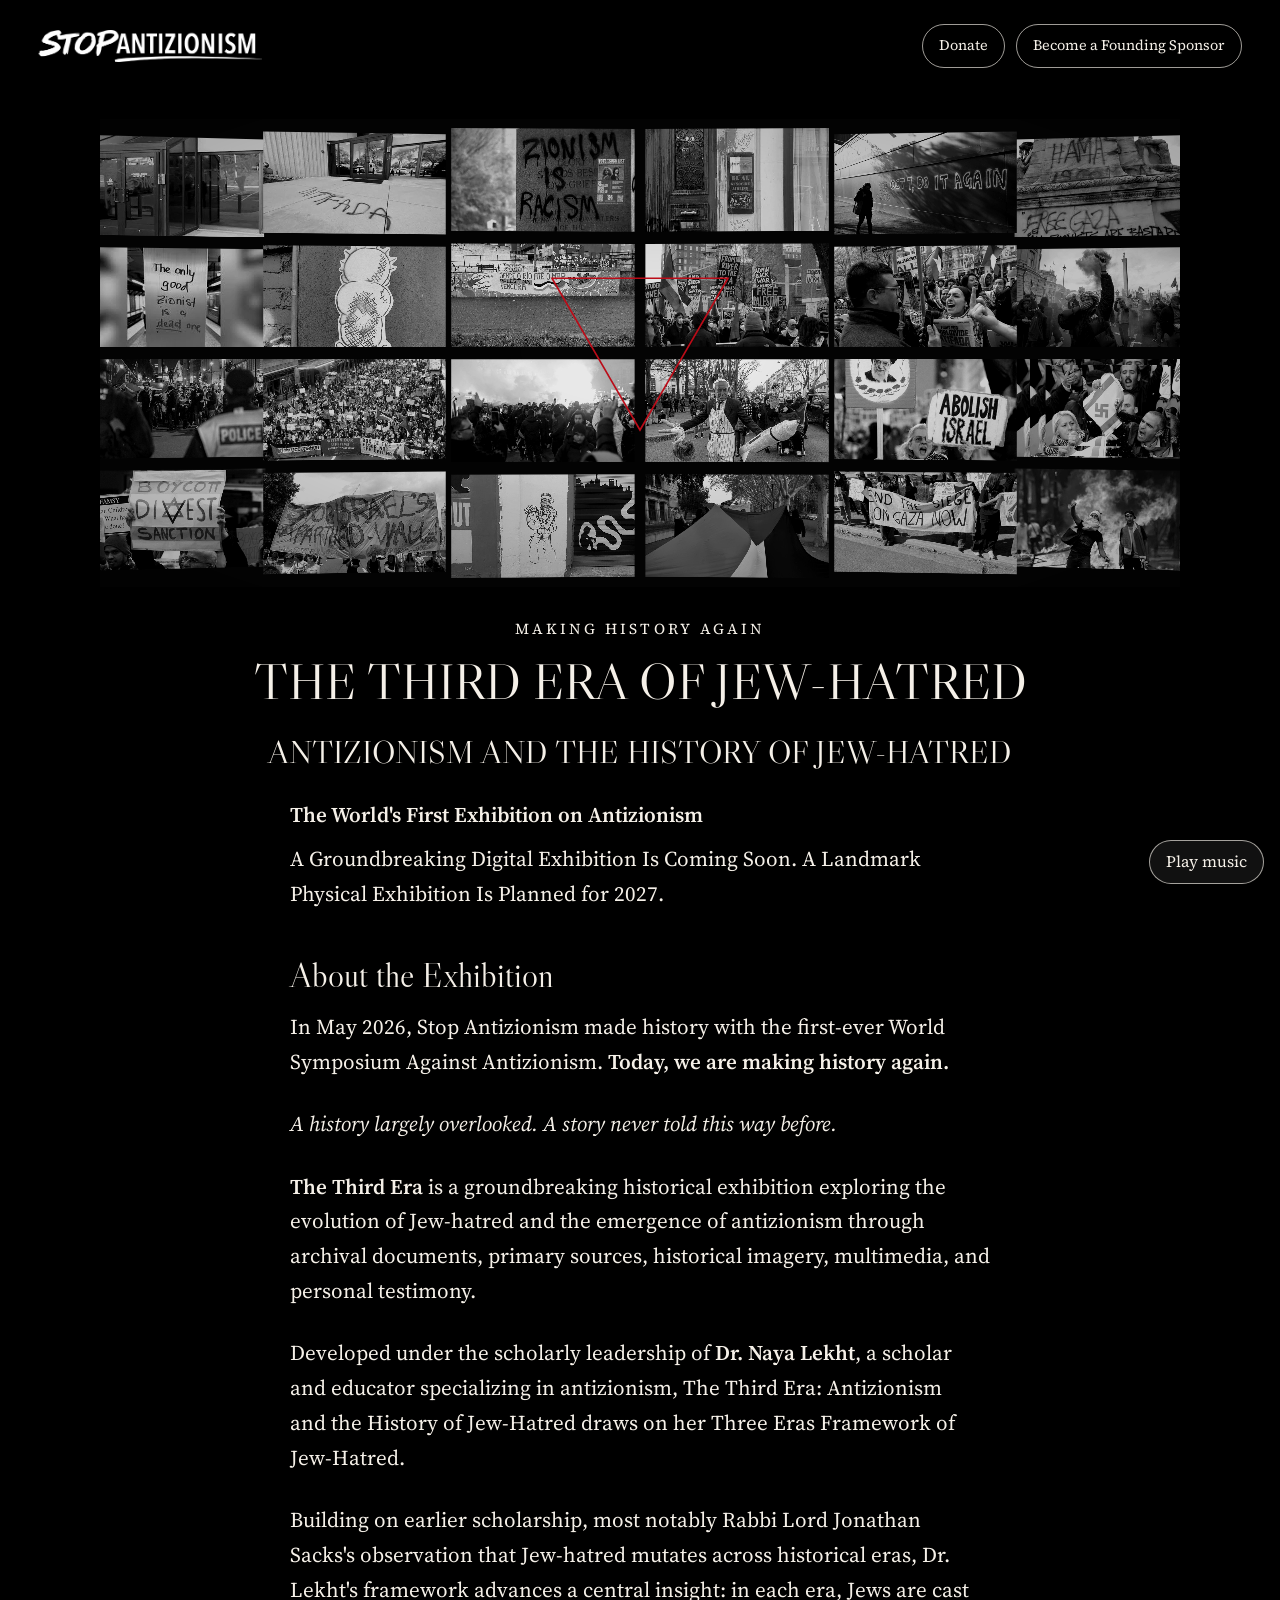
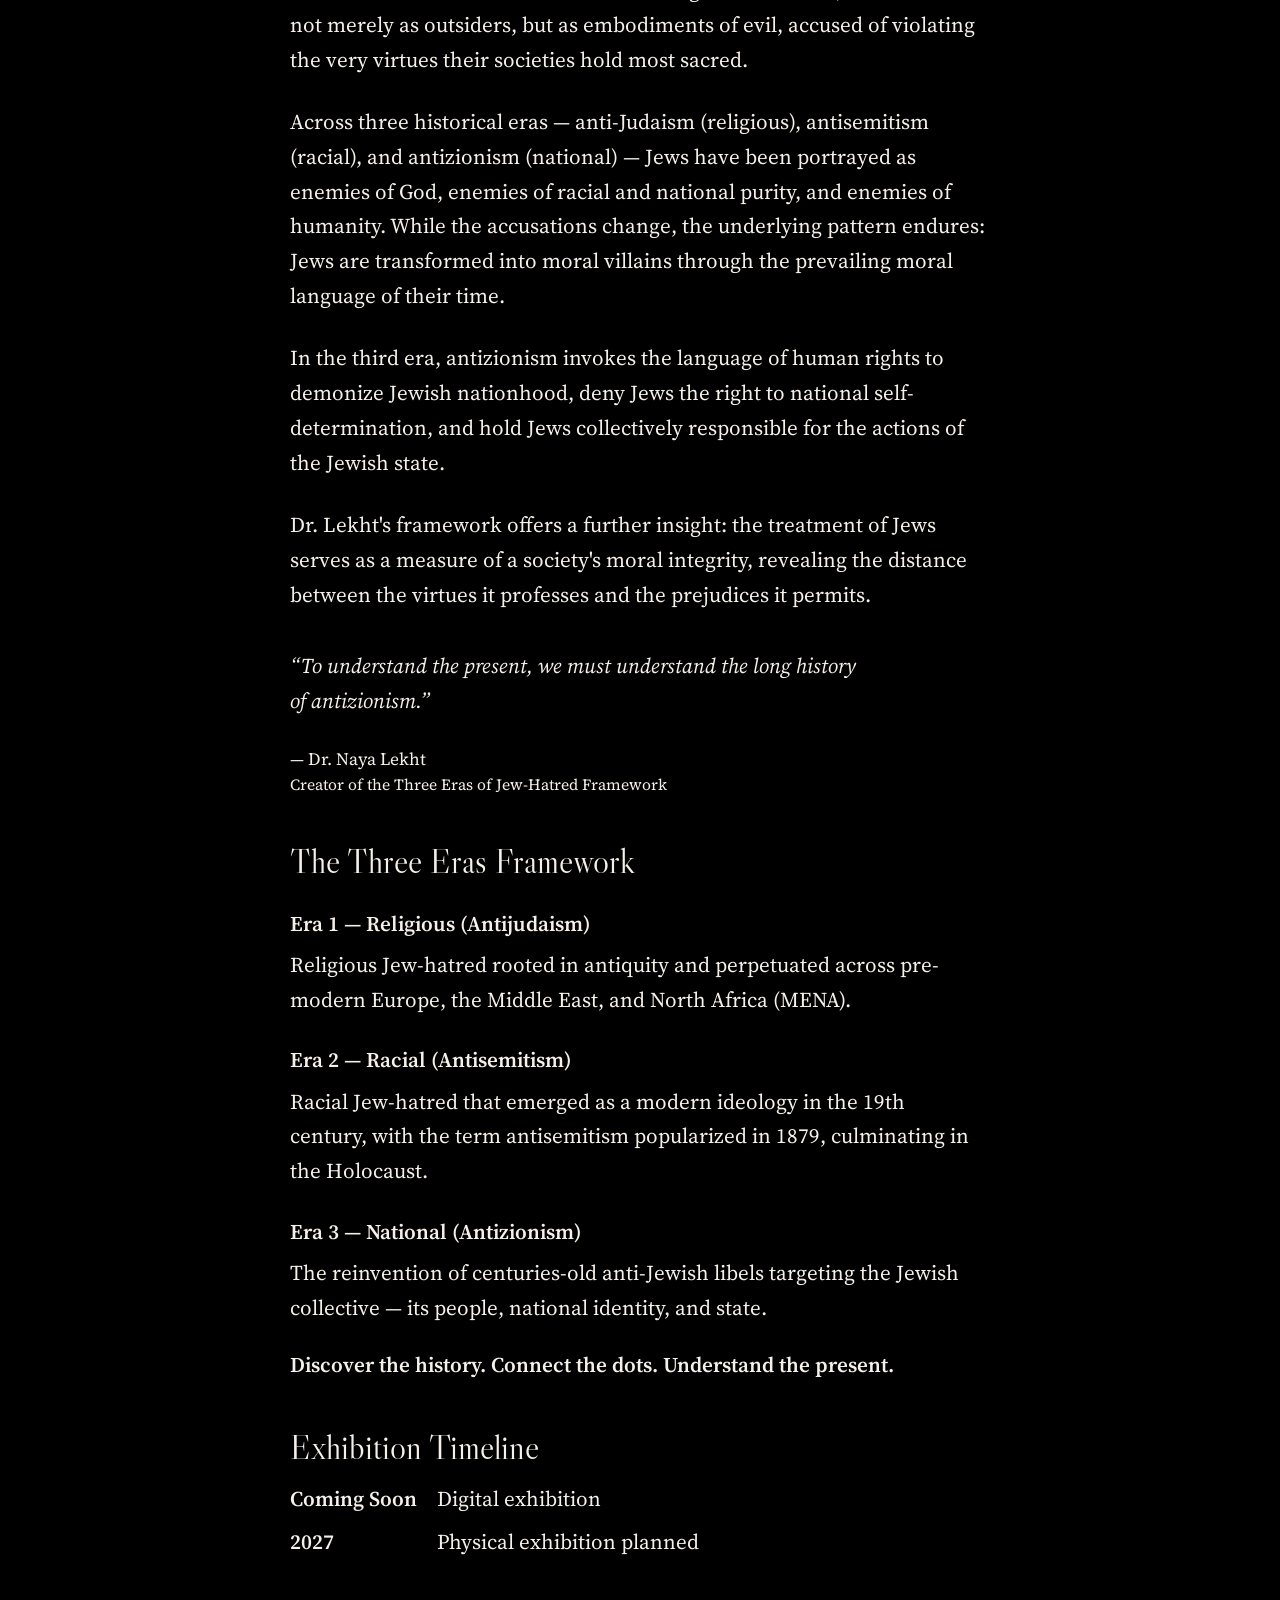
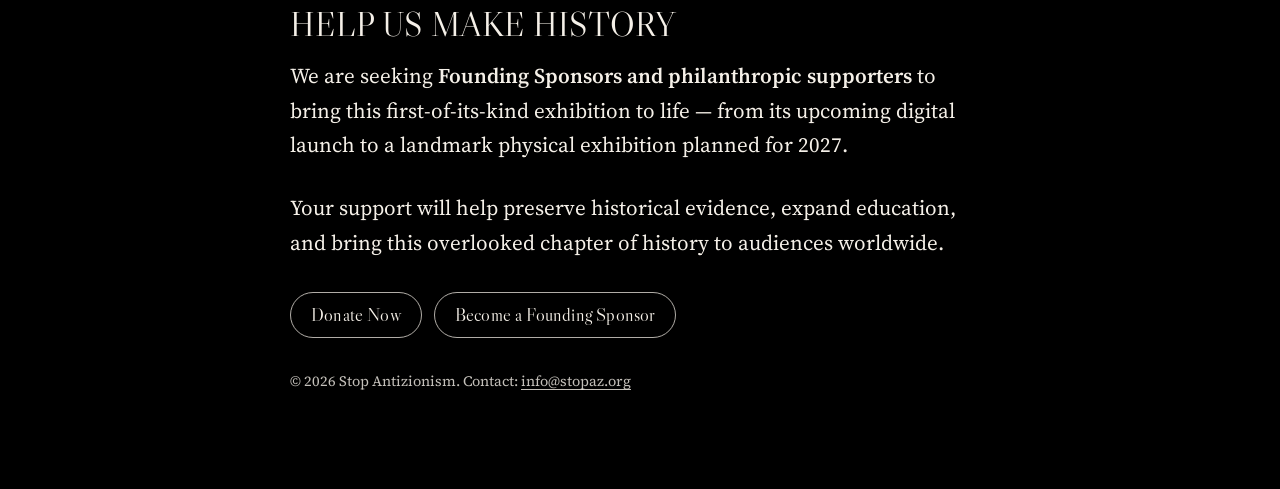
<file: index.html>
<!doctype html>
<html lang="en"><head>
<meta charset="utf-8"><meta name="viewport" content="width=device-width,initial-scale=1,viewport-fit=cover">
<meta name="color-scheme" content="dark"><meta name="theme-color" content="#000000">
<title>The Third Era | Antizionism Exhibition Coming Soon | StopAZ</title>
<meta name="description" content="Discover The Third Era, a groundbreaking exhibition on the history of antizionism and Jew-hatred. Digital exhibition coming soon. Support the 2027 physical exhibition.">
<link rel="canonical" href="https://exhibition.stopaz.org/">
<meta property="og:type" content="website">
<meta property="og:site_name" content="Stop Antizionism">
<meta property="og:locale" content="en_US">
<meta property="og:url" content="https://exhibition.stopaz.org/">
<meta property="og:title" content="The Third Era: Antizionism and the History of Jew-Hatred">
<meta property="og:description" content="Discover The Third Era, a groundbreaking exhibition on the history of antizionism and Jew-hatred. Digital exhibition coming soon. Support the 2027 physical exhibition.">
<meta property="og:image" content="https://exhibition.stopaz.org/third-era-share-20261014.jpg">
<meta property="og:image:secure_url" content="https://exhibition.stopaz.org/third-era-share-20261014.jpg">
<meta property="og:image:type" content="image/jpeg">
<meta property="og:image:width" content="1152">
<meta property="og:image:height" content="648">
<meta property="og:image:alt" content="Stop Antizionism: a curved wall of monochrome photographs from The Third Era exhibition.">
<meta name="twitter:card" content="summary_large_image">
<meta name="twitter:title" content="The Third Era: Antizionism and the History of Jew-Hatred">
<meta name="twitter:description" content="Discover The Third Era, a groundbreaking exhibition on the history of antizionism and Jew-hatred. Digital exhibition coming soon. Support the 2027 physical exhibition.">
<meta name="twitter:image" content="https://exhibition.stopaz.org/third-era-share-20261014.jpg">
<meta name="twitter:image:alt" content="Stop Antizionism: a curved wall of monochrome photographs from The Third Era exhibition.">
<link rel="preconnect" href="https://fonts.googleapis.com"><link rel="preconnect" href="https://fonts.gstatic.com" crossorigin>
<link href="https://fonts.googleapis.com/css2?family=Libre+Caslon+Display&family=Source+Serif+4:opsz,wght@8..60,400;8..60,500;8..60,600&display=swap" rel="stylesheet">
<style>*{box-sizing:border-box}
:root{color-scheme:dark;--ivory:#f5f0e8;--body:"Source Serif 4",Georgia,serif;--title:"Libre Caslon Display",Georgia,serif}
html,body{margin:0;background:#000;color:var(--ivory)}
body{font-family:var(--body);-webkit-font-smoothing:antialiased}
a{color:inherit;text-decoration:none}
.entrance-header{display:grid;grid-template-columns:minmax(0,1fr) auto;align-items:center;gap:1.5rem;padding:1.5rem clamp(1rem,3vw,2.5rem);max-width:1920px;margin:auto}
.entrance-logo{display:flex;align-items:center;width:clamp(166px,17.5vw,250px);min-height:44px}
.entrance-logo img{display:block;width:100%;height:auto;filter:brightness(0) invert(1)}
.support-links{display:flex;justify-content:flex-end;align-items:center;gap:.65rem}
.support-pill{display:inline-flex;align-items:center;justify-content:center;width:250px;min-height:44px;padding:.65rem 1.05rem;border:1px solid rgba(245,240,232,.65);border-radius:999px;font-size:1rem;line-height:1.2;white-space:nowrap}
.entrance-main{width:min(calc(100% - 2rem),1080px);margin:clamp(.75rem,3svh,2rem) auto 0;padding-bottom:3rem;text-align:center}
.entrance-film{position:relative;width:100%;margin:0 auto}
.entrance-film video{display:block;width:100%;height:auto;max-height:52svh;object-fit:contain;background:#000}
.film-controls{display:flex;justify-content:flex-end;padding:.65rem 0}
.film-toggle{display:grid;place-items:center;flex:none;position:relative;width:44px;height:44px;margin:2px;padding:0;border:1px solid rgba(245,240,232,.45);border-radius:50%;background:transparent;color:var(--ivory);cursor:pointer}
.pause-icon{display:block;width:12px;height:14px;background:linear-gradient(currentColor,currentColor) left/3px 100% no-repeat,linear-gradient(currentColor,currentColor) right/3px 100% no-repeat}
.film-toggle[aria-pressed="true"] .pause-icon{width:0;height:0;background:none;border-top:7px solid transparent;border-bottom:7px solid transparent;border-left:11px solid currentColor;margin-left:3px}
.entrance-introduction{width:min(100%,780px);margin:1.8rem auto 0;font-size:clamp(1.2rem,1.65vw,1.45rem);line-height:1.65;text-wrap:pretty}
.entrance-introduction h1{margin:0 auto 1.5rem;font:400 clamp(2rem,4vw,3.5rem)/1.08 var(--title);text-align:center;text-wrap:balance;overflow-wrap:break-word}
.entrance-copy{width:min(100%,680px);margin:0 auto;text-align:left}
.entrance-copy p{margin:0 0 1.15rem;text-wrap:pretty}
.entrance-copy p:last-child{margin-bottom:0}
.entrance-copy strong{font-weight:600}
.enter-gallery{display:inline-flex;align-items:center;justify-content:center;width:min(100%,520px);min-height:72px;margin-top:1.6rem;padding:1rem 2rem;border:1px solid rgba(245,240,232,.72);border-radius:999px;font:400 clamp(1.6rem,2.4vw,2rem)/1.2 var(--title);letter-spacing:.01em}
.support-pill,.enter-gallery,.film-toggle{transition:color .5s ease,border-color .5s ease,background-color .5s ease,box-shadow .5s ease}
.support-pill:hover,.enter-gallery:not(:disabled):hover,.film-toggle:hover{color:#fff;border-color:#fff;background:rgba(245,240,232,.045);box-shadow:0 0 24px rgba(245,240,232,.07)}
a:focus-visible,button:focus-visible{outline:2px solid var(--ivory);outline-offset:5px}
.visually-hidden{position:absolute;width:1px;height:1px;padding:0;margin:-1px;overflow:hidden;clip:rect(0,0,0,0);white-space:nowrap;border:0}
@media(max-width:800px){.entrance-header{gap:1rem}.entrance-logo{width:145px}.support-pill{width:200px;font-size:.85rem;padding:.5rem .65rem}}
@media(max-width:640px){.entrance-header{align-items:start;gap:.75rem;padding:.75rem 1rem}.entrance-logo{width:128px;min-height:44px}.support-links{flex-direction:column;align-items:flex-end;justify-self:end;gap:.375rem}.support-pill{font-size:.8rem;padding:.5rem .65rem}.entrance-main{margin-top:.5rem;padding-bottom:1.5rem}.entrance-film video{max-height:48svh}.film-controls{padding:.25rem 0}.enter-gallery{min-height:60px;margin-top:.75rem;padding:.75rem 1.2rem;font-size:clamp(1.2rem,4.5vw,1.5rem)}}
@media(max-width:360px){.entrance-header{gap:.5rem}.entrance-logo{width:90px}.support-pill{width:180px;font-size:.75rem;padding:.5rem .5rem}}
@media(prefers-reduced-motion:reduce){.support-pill,.enter-gallery,.film-toggle{transition:none}}
.entrance-film .film-controls{display:contents}
.entrance-film .film-toggle{position:absolute;inset:0;width:100%;height:100%;margin:0;border:0;border-radius:0;background:transparent;box-shadow:none}
.entrance-film .film-toggle:hover{background:transparent;box-shadow:none;border:0}
.entrance-film .pause-icon{display:none}

.enter-gallery:disabled{color:var(--ivory);background:transparent;opacity:1;cursor:default}

/* Two bottom entrance actions */
.entrance-actions{display:flex;justify-content:center;flex-wrap:wrap;gap:1rem;margin-top:1.6rem}
.entrance-actions .enter-gallery{flex:1 1 320px;max-width:520px;margin-top:0}
@media(max-width:640px){.entrance-actions{margin-top:.75rem}}


.cinema{position:relative;isolation:isolate;contain:layout paint;width:100%;height:min(52svh,600px);overflow:hidden;background:#040404}
.cinema-space{position:absolute;inset:0;perspective:1100px;overflow:hidden;transform:translate3d(var(--pan-x,0px),var(--pan-y,0px),0);transition:transform .55s ease-out}
.cinema-world{position:absolute;left:50%;top:50%;width:0;height:0;transform-style:preserve-3d;animation:camera 36s linear infinite}
.cinema-plate{position:absolute;width:640px;height:360px;margin:0;left:0;top:0;backface-visibility:visible;will-change:transform,opacity}
.cinema-plate img{display:block;width:100%;height:100%;object-fit:cover}
.cinema-shade{position:absolute;inset:0;pointer-events:none;background:radial-gradient(ellipse,transparent 15%,rgba(0,0,0,.3) 100%)}
.cinema-triangle{position:absolute;left:50%;top:50%;width:220px;height:220px;transform:translate(-50%,-50%);animation:triangle 36s linear infinite;pointer-events:none}
.cinema-triangle path{fill:none;stroke:#bb0c18;stroke-width:1.5}
.cinema-title{position:absolute;inset:0;display:grid;place-items:center;font:400 clamp(27px,5vw,63px)/1 var(--title);animation:cinema-title 36s linear infinite;pointer-events:none;opacity:0;text-shadow:0 4px 28px black}
@keyframes triangle{0%,33%,87%,100%{opacity:0}42%,75%{opacity:.58;transform:translate(-50%,-50%) scale(1)}61%{opacity:.65;transform:translate(-50%,-50%) scale(1.3)}}
@keyframes cinema-title{0%,77%,91%,100%{opacity:0}82%,86%{opacity:1}}
@media(max-width:640px){.cinema{height:min(48svh,460px)}.cinema-space{perspective:750px}.cinema-world{zoom:.58}.cinema-triangle{width:140px;height:140px}}
@media(prefers-reduced-motion:reduce){.cinema-world{animation:none}.cinema-plate{animation:none!important}.cinema-triangle,.cinema-title{animation:none}}
@keyframes camera{0.0000%{transform:translate3d(0.00px,0.00px,0) rotateY(0.00deg) rotateZ(0.00deg)}1.3889%{transform:translate3d(14.28px,1.91px,0) rotateY(0.52deg) rotateZ(0.26deg)}2.7778%{transform:translate3d(27.84px,3.77px,0) rotateY(1.03deg) rotateZ(0.52deg)}4.1667%{transform:translate3d(39.99px,5.54px,0) rotateY(1.50deg) rotateZ(0.76deg)}5.5556%{transform:translate3d(50.13px,7.17px,0) rotateY(1.93deg) rotateZ(0.96deg)}6.9444%{transform:translate3d(57.75px,8.61px,0) rotateY(2.30deg) rotateZ(1.14deg)}8.3333%{transform:translate3d(62.45px,9.83px,0) rotateY(2.60deg) rotateZ(1.27deg)}9.7222%{transform:translate3d(64.00px,10.80px,0) rotateY(2.82deg) rotateZ(1.36deg)}11.1111%{transform:translate3d(62.33px,11.50px,0) rotateY(2.96deg) rotateZ(1.40deg)}12.5000%{transform:translate3d(57.51px,11.90px,0) rotateY(3.00deg) rotateZ(1.39deg)}13.8889%{transform:translate3d(49.80px,11.99px,0) rotateY(2.95deg) rotateZ(1.32deg)}15.2778%{transform:translate3d(39.57px,11.79px,0) rotateY(2.81deg) rotateZ(1.22deg)}16.6667%{transform:translate3d(27.35px,11.28px,0) rotateY(2.59deg) rotateZ(1.06deg)}18.0556%{transform:translate3d(13.75px,10.48px,0) rotateY(2.29deg) rotateZ(0.87deg)}19.4444%{transform:translate3d(-0.54px,9.41px,0) rotateY(1.91deg) rotateZ(0.65deg)}20.8333%{transform:translate3d(-14.80px,8.11px,0) rotateY(1.48deg) rotateZ(0.40deg)}22.2222%{transform:translate3d(10.86px,-0.88px,0) rotateY(1.44deg) rotateZ(-1.86deg)}23.6111%{transform:translate3d(3.42px,-3.83px,0) rotateY(0.99deg) rotateZ(-2.41deg)}25.0000%{transform:translate3d(-4.13px,-6.64px,0) rotateY(0.51deg) rotateZ(-2.83deg)}26.3889%{transform:translate3d(-11.54px,-9.18px,0) rotateY(0.02deg) rotateZ(-3.10deg)}27.7778%{transform:translate3d(-18.59px,-11.35px,0) rotateY(-0.47deg) rotateZ(-3.20deg)}29.1667%{transform:translate3d(-25.03px,-13.07px,0) rotateY(-0.95deg) rotateZ(-3.12deg)}30.5556%{transform:translate3d(-30.66px,-14.27px,0) rotateY(-1.41deg) rotateZ(-2.87deg)}31.9444%{transform:translate3d(-35.31px,-14.91px,0) rotateY(-1.82deg) rotateZ(-2.46deg)}33.3333%{transform:translate3d(-38.81px,-14.94px,0) rotateY(-2.19deg) rotateZ(-1.92deg)}34.7222%{transform:translate3d(-41.06px,-14.38px,0) rotateY(-2.50deg) rotateZ(-1.27deg)}36.1111%{transform:translate3d(-41.98px,-13.25px,0) rotateY(-2.74deg) rotateZ(-0.55deg)}37.5000%{transform:translate3d(-41.54px,-11.59px,0) rotateY(-2.90deg) rotateZ(0.20deg)}38.8889%{transform:translate3d(-39.77px,-9.47px,0) rotateY(-2.99deg) rotateZ(0.94deg)}40.2778%{transform:translate3d(-36.70px,-6.97px,0) rotateY(-2.99deg) rotateZ(1.62deg)}41.6667%{transform:translate3d(-32.46px,-4.19px,0) rotateY(-2.92deg) rotateZ(2.22deg)}43.0556%{transform:translate3d(-27.16px,-1.25px,0) rotateY(-2.76deg) rotateZ(2.70deg)}44.4444%{transform:translate3d(-20.98px,1.75px,0) rotateY(-2.53deg) rotateZ(3.02deg)}45.8333%{transform:translate3d(-14.13px,4.67px,0) rotateY(-2.23deg) rotateZ(3.18deg)}47.2222%{transform:translate3d(-6.82px,7.41px,0) rotateY(-1.87deg) rotateZ(3.17deg)}48.6111%{transform:translate3d(0.71px,9.85px,0) rotateY(-1.46deg) rotateZ(2.98deg)}50.0000%{transform:translate3d(8.21px,11.91px,0) rotateY(-1.01deg) rotateZ(2.63deg)}51.3889%{transform:translate3d(15.45px,13.48px,0) rotateY(-0.53deg) rotateZ(2.13deg)}52.7778%{transform:translate3d(22.20px,14.52px,0) rotateY(-0.04deg) rotateZ(1.52deg)}54.1667%{transform:translate3d(28.22px,14.98px,0) rotateY(0.45deg) rotateZ(0.82deg)}55.5556%{transform:translate3d(33.33px,14.84px,0) rotateY(0.93deg) rotateZ(0.08deg)}56.9444%{transform:translate3d(37.37px,14.11px,0) rotateY(1.39deg) rotateZ(-0.67deg)}58.3333%{transform:translate3d(40.20px,12.82px,0) rotateY(1.81deg) rotateZ(-1.38deg)}59.7222%{transform:translate3d(41.73px,11.02px,0) rotateY(2.18deg) rotateZ(-2.01deg)}61.1111%{transform:translate3d(41.91px,8.77px,0) rotateY(2.49deg) rotateZ(-2.54deg)}62.5000%{transform:translate3d(40.74px,6.18px,0) rotateY(2.73deg) rotateZ(-2.92deg)}63.8889%{transform:translate3d(38.25px,3.34px,0) rotateY(2.90deg) rotateZ(-3.15deg)}65.2778%{transform:translate3d(34.52px,0.37px,0) rotateY(2.99deg) rotateZ(-3.20deg)}66.6667%{transform:translate3d(-22.48px,0.00px,0) rotateY(-3.37deg) rotateZ(1.83deg)}68.0556%{transform:translate3d(-17.66px,0.00px,0) rotateY(-3.12deg) rotateZ(1.93deg)}69.4444%{transform:translate3d(-12.57px,0.00px,0) rotateY(-2.82deg) rotateZ(1.99deg)}70.8333%{transform:translate3d(-7.31px,0.00px,0) rotateY(-2.49deg) rotateZ(2.00deg)}72.2222%{transform:translate3d(-1.94px,0.00px,0) rotateY(-2.14deg) rotateZ(1.96deg)}73.6111%{transform:translate3d(3.45px,0.00px,0) rotateY(-1.75deg) rotateZ(1.87deg)}75.0000%{transform:translate3d(8.80px,0.00px,0) rotateY(-1.35deg) rotateZ(1.74deg)}76.3889%{transform:translate3d(14.02px,0.00px,0) rotateY(-0.92deg) rotateZ(1.57deg)}77.7778%{transform:translate3d(19.04px,0.00px,0) rotateY(-0.49deg) rotateZ(1.36deg)}79.1667%{transform:translate3d(23.78px,0.00px,0) rotateY(-0.05deg) rotateZ(1.11deg)}80.5556%{transform:translate3d(28.18px,0.00px,0) rotateY(0.39deg) rotateZ(0.84deg)}81.9444%{transform:translate3d(32.18px,0.00px,0) rotateY(0.82deg) rotateZ(0.55deg)}83.3333%{transform:translate3d(35.72px,0.00px,0) rotateY(1.25deg) rotateZ(0.25deg)}84.7222%{transform:translate3d(38.74px,0.00px,0) rotateY(1.66deg) rotateZ(-0.06deg)}86.1111%{transform:translate3d(41.20px,0.00px,0) rotateY(2.05deg) rotateZ(-0.37deg)}87.5000%{transform:translate3d(43.07px,0.00px,0) rotateY(2.41deg) rotateZ(-0.67deg)}88.8889%{transform:translate3d(44.32px,0.00px,0) rotateY(2.75deg) rotateZ(-0.95deg)}90.2778%{transform:translate3d(42.42px,0.00px,0) rotateY(2.63deg) rotateZ(-0.91deg)}91.6667%{transform:translate3d(37.40px,0.00px,0) rotateY(2.32deg) rotateZ(-0.80deg)}93.0556%{transform:translate3d(30.30px,0.00px,0) rotateY(1.88deg) rotateZ(-0.65deg)}94.4444%{transform:translate3d(22.16px,0.00px,0) rotateY(1.37deg) rotateZ(-0.48deg)}95.8333%{transform:translate3d(14.02px,0.00px,0) rotateY(0.87deg) rotateZ(-0.30deg)}97.2222%{transform:translate3d(6.93px,0.00px,0) rotateY(0.43deg) rotateZ(-0.15deg)}98.6111%{transform:translate3d(1.90px,0.00px,0) rotateY(0.12deg) rotateZ(-0.04deg)}100.0000%{transform:translate3d(0.00px,0.00px,0) rotateY(0.00deg) rotateZ(0.00deg)}}.p0{animation:plate0 36s linear infinite}@keyframes plate0{0.0000%{transform:translate3d(calc(-50% + -525.00px),calc(-50% + -187.50px),-140.00px) rotateX(0.00deg) rotateY(7.50deg) rotateZ(-0.40deg) scale(0.3100);opacity:1.000}1.3889%{transform:translate3d(calc(-50% + -533.62px),calc(-50% + -190.58px),-140.00px) rotateX(0.00deg) rotateY(7.50deg) rotateZ(-0.40deg) scale(0.3100);opacity:1.000}2.7778%{transform:translate3d(calc(-50% + -542.01px),calc(-50% + -193.58px),-140.00px) rotateX(0.00deg) rotateY(7.50deg) rotateZ(-0.40deg) scale(0.3100);opacity:1.000}4.1667%{transform:translate3d(calc(-50% + -549.94px),calc(-50% + -196.41px),-140.00px) rotateX(0.00deg) rotateY(7.50deg) rotateZ(-0.40deg) scale(0.3100);opacity:1.000}5.5556%{transform:translate3d(calc(-50% + -557.19px),calc(-50% + -199.00px),-140.00px) rotateX(0.00deg) rotateY(7.50deg) rotateZ(-0.40deg) scale(0.3100);opacity:1.000}6.9444%{transform:translate3d(calc(-50% + -563.56px),calc(-50% + -201.27px),-140.00px) rotateX(0.00deg) rotateY(7.50deg) rotateZ(-0.40deg) scale(0.3100);opacity:1.000}8.3333%{transform:translate3d(calc(-50% + -568.89px),calc(-50% + -203.18px),-140.00px) rotateX(0.00deg) rotateY(7.50deg) rotateZ(-0.40deg) scale(0.3100);opacity:1.000}9.7222%{transform:translate3d(calc(-50% + -573.03px),calc(-50% + -204.65px),-140.00px) rotateX(0.00deg) rotateY(7.50deg) rotateZ(-0.40deg) scale(0.3100);opacity:1.000}11.1111%{transform:translate3d(calc(-50% + -575.86px),calc(-50% + -205.66px),-140.00px) rotateX(0.00deg) rotateY(7.50deg) rotateZ(-0.40deg) scale(0.3100);opacity:1.000}12.5000%{transform:translate3d(calc(-50% + -577.31px),calc(-50% + -206.18px),-140.00px) rotateX(0.00deg) rotateY(7.50deg) rotateZ(-0.40deg) scale(0.3100);opacity:1.000}13.8889%{transform:translate3d(calc(-50% + -577.34px),calc(-50% + -206.19px),-140.00px) rotateX(0.00deg) rotateY(7.50deg) rotateZ(-0.40deg) scale(0.3100);opacity:1.000}15.2778%{transform:translate3d(calc(-50% + -575.94px),calc(-50% + -205.69px),-140.00px) rotateX(0.00deg) rotateY(7.50deg) rotateZ(-0.40deg) scale(0.3100);opacity:1.000}16.6667%{transform:translate3d(calc(-50% + -573.17px),calc(-50% + -204.70px),-140.00px) rotateX(0.00deg) rotateY(7.50deg) rotateZ(-0.40deg) scale(0.3100);opacity:1.000}18.0556%{transform:translate3d(calc(-50% + -569.08px),calc(-50% + -203.24px),-140.00px) rotateX(0.00deg) rotateY(7.50deg) rotateZ(-0.40deg) scale(0.3100);opacity:1.000}19.4444%{transform:translate3d(calc(-50% + -563.80px),calc(-50% + -201.36px),-140.00px) rotateX(0.00deg) rotateY(7.50deg) rotateZ(-0.40deg) scale(0.3100);opacity:1.000}20.8333%{transform:translate3d(calc(-50% + -557.46px),calc(-50% + -199.09px),-140.00px) rotateX(0.00deg) rotateY(7.50deg) rotateZ(-0.40deg) scale(0.3100);opacity:1.000}22.2222%{transform:translate3d(calc(-50% + -550.24px),calc(-50% + -196.52px),-140.00px) rotateX(0.00deg) rotateY(7.50deg) rotateZ(-0.40deg) scale(0.3100);opacity:1.000}23.6111%{transform:translate3d(calc(-50% + -553.46px),calc(-50% + -197.22px),-139.14px) rotateX(0.00deg) rotateY(6.00deg) rotateZ(-0.45deg) scale(0.3113);opacity:1.000}25.0000%{transform:translate3d(calc(-50% + -561.92px),calc(-50% + -199.09px),-136.88px) rotateX(0.00deg) rotateY(2.03deg) rotateZ(-0.57deg) scale(0.3147);opacity:1.000}26.3889%{transform:translate3d(calc(-50% + -573.90px),calc(-50% + -201.73px),-133.67px) rotateX(0.00deg) rotateY(-3.57deg) rotateZ(-0.75deg) scale(0.3195);opacity:1.000}27.7778%{transform:translate3d(calc(-50% + -587.62px),calc(-50% + -204.76px),-130.00px) rotateX(0.00deg) rotateY(-10.00deg) rotateZ(-0.95deg) scale(0.3250);opacity:1.000}29.1667%{transform:translate3d(calc(-50% + -601.35px),calc(-50% + -207.78px),-126.33px) rotateX(0.00deg) rotateY(-16.43deg) rotateZ(-1.15deg) scale(0.3305);opacity:1.000}30.5556%{transform:translate3d(calc(-50% + -613.32px),calc(-50% + -210.42px),-123.12px) rotateX(0.00deg) rotateY(-22.03deg) rotateZ(-1.33deg) scale(0.3353);opacity:1.000}31.9444%{transform:translate3d(calc(-50% + -621.79px),calc(-50% + -212.29px),-120.86px) rotateX(0.00deg) rotateY(-26.00deg) rotateZ(-1.45deg) scale(0.3387);opacity:1.000}33.3333%{transform:translate3d(calc(-50% + -625.00px),calc(-50% + -213.00px),-120.00px) rotateX(0.00deg) rotateY(-27.50deg) rotateZ(-1.50deg) scale(0.3400);opacity:1.000}34.7222%{transform:translate3d(calc(-50% + -593.89px),calc(-50% + -205.52px),-307.41px) rotateX(-0.30deg) rotateY(-23.83deg) rotateZ(-1.61deg) scale(0.3630);opacity:1.000}36.1111%{transform:translate3d(calc(-50% + -516.11px),calc(-50% + -186.81px),-820.00px) rotateX(-1.04deg) rotateY(-14.67deg) rotateZ(-1.89deg) scale(0.4204);opacity:0.879}37.5000%{transform:translate3d(calc(-50% + -415.00px),calc(-50% + -162.50px),185.00px) rotateX(-2.00deg) rotateY(-2.75deg) rotateZ(-2.25deg) scale(0.4950);opacity:0.917}38.8889%{transform:translate3d(calc(-50% + -313.89px),calc(-50% + -138.19px),205.93px) rotateX(-2.96deg) rotateY(9.17deg) rotateZ(-2.61deg) scale(0.5696);opacity:1.000}40.2778%{transform:translate3d(calc(-50% + -236.11px),calc(-50% + -119.48px),130.00px) rotateX(-3.70deg) rotateY(18.33deg) rotateZ(-2.89deg) scale(0.6270);opacity:1.000}41.6667%{transform:translate3d(calc(-50% + -205.00px),calc(-50% + -112.00px),-20.00px) rotateX(-4.00deg) rotateY(22.00deg) rotateZ(-3.00deg) scale(0.6500);opacity:1.000}43.0556%{transform:translate3d(calc(-50% + -205.00px),calc(-50% + -112.00px),-190.00px) rotateX(-4.00deg) rotateY(22.00deg) rotateZ(-3.00deg) scale(0.6500);opacity:1.000}44.4444%{transform:translate3d(calc(-50% + -205.00px),calc(-50% + -112.00px),-360.00px) rotateX(-4.00deg) rotateY(22.00deg) rotateZ(-3.00deg) scale(0.6500);opacity:1.000}45.8333%{transform:translate3d(calc(-50% + -205.00px),calc(-50% + -112.00px),-530.00px) rotateX(-4.00deg) rotateY(22.00deg) rotateZ(-3.00deg) scale(0.6500);opacity:1.000}47.2222%{transform:translate3d(calc(-50% + -205.00px),calc(-50% + -112.00px),-700.00px) rotateX(-4.00deg) rotateY(22.00deg) rotateZ(-3.00deg) scale(0.6500);opacity:1.000}48.6111%{transform:translate3d(calc(-50% + -205.00px),calc(-50% + -112.00px),-870.00px) rotateX(-4.00deg) rotateY(22.00deg) rotateZ(-3.00deg) scale(0.6500);opacity:1.000}50.0000%{transform:translate3d(calc(-50% + -205.00px),calc(-50% + -112.00px),-1040.00px) rotateX(-4.00deg) rotateY(22.00deg) rotateZ(-3.00deg) scale(0.6500);opacity:1.000}51.3889%{transform:translate3d(calc(-50% + -205.00px),calc(-50% + -112.00px),-1210.00px) rotateX(-4.00deg) rotateY(22.00deg) rotateZ(-3.00deg) scale(0.6500);opacity:1.000}52.7778%{transform:translate3d(calc(-50% + -205.00px),calc(-50% + -112.00px),-1380.00px) rotateX(-4.00deg) rotateY(22.00deg) rotateZ(-3.00deg) scale(0.6500);opacity:1.000}54.1667%{transform:translate3d(calc(-50% + -205.00px),calc(-50% + -112.00px),-1550.00px) rotateX(-4.00deg) rotateY(22.00deg) rotateZ(-3.00deg) scale(0.6500);opacity:1.000}55.5556%{transform:translate3d(calc(-50% + -205.00px),calc(-50% + -112.00px),-1720.00px) rotateX(-4.00deg) rotateY(22.00deg) rotateZ(-3.00deg) scale(0.6500);opacity:1.000}56.9444%{transform:translate3d(calc(-50% + -205.00px),calc(-50% + -112.00px),-1890.00px) rotateX(-4.00deg) rotateY(22.00deg) rotateZ(-3.00deg) scale(0.6500);opacity:1.000}58.3333%{transform:translate3d(calc(-50% + -205.00px),calc(-50% + -112.00px),-2060.00px) rotateX(-4.00deg) rotateY(22.00deg) rotateZ(-3.00deg) scale(0.6500);opacity:1.000}59.7222%{transform:translate3d(calc(-50% + -205.00px),calc(-50% + -112.00px),-2230.00px) rotateX(-4.00deg) rotateY(22.00deg) rotateZ(-3.00deg) scale(0.6500);opacity:1.000}61.1111%{transform:translate3d(calc(-50% + -205.00px),calc(-50% + -112.00px),-2400.00px) rotateX(-4.00deg) rotateY(22.00deg) rotateZ(-3.00deg) scale(0.6500);opacity:1.000}62.5000%{transform:translate3d(calc(-50% + -205.00px),calc(-50% + -112.00px),-2570.00px) rotateX(-4.00deg) rotateY(22.00deg) rotateZ(-3.00deg) scale(0.6500);opacity:1.000}63.8889%{transform:translate3d(calc(-50% + -205.00px),calc(-50% + -112.00px),-2740.00px) rotateX(-4.00deg) rotateY(22.00deg) rotateZ(-3.00deg) scale(0.6500);opacity:1.000}65.2778%{transform:translate3d(calc(-50% + -205.00px),calc(-50% + -112.00px),-2910.00px) rotateX(-4.00deg) rotateY(22.00deg) rotateZ(-3.00deg) scale(0.6500);opacity:0.000}66.6667%{transform:translate3d(calc(-50% + -205.00px),calc(-50% + -112.00px),400.00px) rotateX(-4.00deg) rotateY(22.00deg) rotateZ(-3.00deg) scale(0.6500);opacity:1.000}68.0556%{transform:translate3d(calc(-50% + -229.53px),calc(-50% + -119.26px),193.60px) rotateX(-3.70deg) rotateY(17.05deg) rotateZ(-2.78deg) scale(0.6263);opacity:1.000}69.4444%{transform:translate3d(calc(-50% + -288.54px),calc(-50% + -137.41px),-21.05px) rotateX(-2.96deg) rotateY(4.91deg) rotateZ(-2.22deg) scale(0.5670);opacity:1.000}70.8333%{transform:translate3d(calc(-50% + -361.85px),calc(-50% + -161.00px),-177.26px) rotateX(-2.00deg) rotateY(-10.52deg) rotateZ(-1.50deg) scale(0.4900);opacity:1.000}72.2222%{transform:translate3d(calc(-50% + -431.55px),calc(-50% + -184.59px),-248.36px) rotateX(-1.04deg) rotateY(-25.58deg) rotateZ(-0.78deg) scale(0.4130);opacity:1.000}73.6111%{transform:translate3d(calc(-50% + -481.77px),calc(-50% + -202.74px),-247.29px) rotateX(-0.30deg) rotateY(-36.83deg) rotateZ(-0.22deg) scale(0.3537);opacity:1.000}75.0000%{transform:translate3d(calc(-50% + -498.15px),calc(-50% + -210.00px),-226.02px) rotateX(0.00deg) rotateY(-40.95deg) rotateZ(0.00deg) scale(0.3300);opacity:1.000}76.3889%{transform:translate3d(calc(-50% + -493.76px),calc(-50% + -210.00px),-222.24px) rotateX(0.00deg) rotateY(-40.52deg) rotateZ(0.00deg) scale(0.3300);opacity:1.000}77.7778%{transform:translate3d(calc(-50% + -490.89px),calc(-50% + -210.00px),-219.81px) rotateX(0.00deg) rotateY(-40.23deg) rotateZ(0.00deg) scale(0.3300);opacity:1.000}79.1667%{transform:translate3d(calc(-50% + -489.65px),calc(-50% + -210.00px),-218.76px) rotateX(0.00deg) rotateY(-40.11deg) rotateZ(0.00deg) scale(0.3300);opacity:1.000}80.5556%{transform:translate3d(calc(-50% + -490.09px),calc(-50% + -210.00px),-219.13px) rotateX(0.00deg) rotateY(-40.15deg) rotateZ(0.00deg) scale(0.3300);opacity:1.000}81.9444%{transform:translate3d(calc(-50% + -492.18px),calc(-50% + -210.00px),-220.90px) rotateX(0.00deg) rotateY(-40.36deg) rotateZ(0.00deg) scale(0.3300);opacity:1.000}83.3333%{transform:translate3d(calc(-50% + -495.86px),calc(-50% + -210.00px),-224.05px) rotateX(0.00deg) rotateY(-40.73deg) rotateZ(0.00deg) scale(0.3300);opacity:1.000}84.7222%{transform:translate3d(calc(-50% + -500.99px),calc(-50% + -210.00px),-228.50px) rotateX(0.00deg) rotateY(-41.24deg) rotateZ(0.00deg) scale(0.3300);opacity:1.000}86.1111%{transform:translate3d(calc(-50% + -507.38px),calc(-50% + -210.00px),-234.17px) rotateX(0.00deg) rotateY(-41.88deg) rotateZ(0.00deg) scale(0.3300);opacity:1.000}87.5000%{transform:translate3d(calc(-50% + -514.83px),calc(-50% + -210.00px),-240.94px) rotateX(0.00deg) rotateY(-42.64deg) rotateZ(0.00deg) scale(0.3300);opacity:1.000}88.8889%{transform:translate3d(calc(-50% + -523.07px),calc(-50% + -210.00px),-248.64px) rotateX(0.00deg) rotateY(-43.49deg) rotateZ(0.00deg) scale(0.3300);opacity:1.000}90.2778%{transform:translate3d(calc(-50% + -521.09px),calc(-50% + -208.30px),-243.97px) rotateX(0.00deg) rotateY(-41.30deg) rotateZ(-0.02deg) scale(0.3291);opacity:1.000}91.6667%{transform:translate3d(calc(-50% + -516.52px),calc(-50% + -204.04px),-231.67px) rotateX(0.00deg) rotateY(-35.52deg) rotateZ(-0.06deg) scale(0.3269);opacity:1.000}93.0556%{transform:translate3d(calc(-50% + -511.48px),calc(-50% + -198.52px),-214.27px) rotateX(0.00deg) rotateY(-27.36deg) rotateZ(-0.13deg) scale(0.3237);opacity:1.000}94.4444%{transform:translate3d(calc(-50% + -507.94px),calc(-50% + -193.00px),-194.32px) rotateX(0.00deg) rotateY(-18.00deg) rotateZ(-0.20deg) scale(0.3200);opacity:1.000}95.8333%{transform:translate3d(calc(-50% + -507.34px),calc(-50% + -188.53px),-174.38px) rotateX(0.00deg) rotateY(-8.63deg) rotateZ(-0.27deg) scale(0.3163);opacity:1.000}97.2222%{transform:translate3d(calc(-50% + -510.34px),calc(-50% + -185.89px),-156.98px) rotateX(0.00deg) rotateY(-0.47deg) rotateZ(-0.34deg) scale(0.3131);opacity:1.000}98.6111%{transform:translate3d(calc(-50% + -516.66px),calc(-50% + -185.52px),-144.67px) rotateX(0.00deg) rotateY(5.31deg) rotateZ(-0.38deg) scale(0.3109);opacity:1.000}100.0000%{transform:translate3d(calc(-50% + -525.00px),calc(-50% + -187.50px),-140.00px) rotateX(0.00deg) rotateY(7.50deg) rotateZ(-0.40deg) scale(0.3100);opacity:1.000}}.p1{animation:plate1 36s linear infinite}@keyframes plate1{0.0000%{transform:translate3d(calc(-50% + -315.00px),calc(-50% + -187.50px),-116.00px) rotateX(0.00deg) rotateY(4.50deg) rotateZ(-0.40deg) scale(0.3100);opacity:1.000}1.3889%{transform:translate3d(calc(-50% + -320.17px),calc(-50% + -190.58px),-116.00px) rotateX(0.00deg) rotateY(4.50deg) rotateZ(-0.40deg) scale(0.3100);opacity:1.000}2.7778%{transform:translate3d(calc(-50% + -325.21px),calc(-50% + -193.58px),-116.00px) rotateX(0.00deg) rotateY(4.50deg) rotateZ(-0.40deg) scale(0.3100);opacity:1.000}4.1667%{transform:translate3d(calc(-50% + -329.96px),calc(-50% + -196.41px),-116.00px) rotateX(0.00deg) rotateY(4.50deg) rotateZ(-0.40deg) scale(0.3100);opacity:1.000}5.5556%{transform:translate3d(calc(-50% + -334.31px),calc(-50% + -199.00px),-116.00px) rotateX(0.00deg) rotateY(4.50deg) rotateZ(-0.40deg) scale(0.3100);opacity:1.000}6.9444%{transform:translate3d(calc(-50% + -338.14px),calc(-50% + -201.27px),-116.00px) rotateX(0.00deg) rotateY(4.50deg) rotateZ(-0.40deg) scale(0.3100);opacity:1.000}8.3333%{transform:translate3d(calc(-50% + -341.33px),calc(-50% + -203.18px),-116.00px) rotateX(0.00deg) rotateY(4.50deg) rotateZ(-0.40deg) scale(0.3100);opacity:1.000}9.7222%{transform:translate3d(calc(-50% + -343.82px),calc(-50% + -204.65px),-116.00px) rotateX(0.00deg) rotateY(4.50deg) rotateZ(-0.40deg) scale(0.3100);opacity:1.000}11.1111%{transform:translate3d(calc(-50% + -345.51px),calc(-50% + -205.66px),-116.00px) rotateX(0.00deg) rotateY(4.50deg) rotateZ(-0.40deg) scale(0.3100);opacity:1.000}12.5000%{transform:translate3d(calc(-50% + -346.38px),calc(-50% + -206.18px),-116.00px) rotateX(0.00deg) rotateY(4.50deg) rotateZ(-0.40deg) scale(0.3100);opacity:1.000}13.8889%{transform:translate3d(calc(-50% + -346.40px),calc(-50% + -206.19px),-116.00px) rotateX(0.00deg) rotateY(4.50deg) rotateZ(-0.40deg) scale(0.3100);opacity:1.000}15.2778%{transform:translate3d(calc(-50% + -345.57px),calc(-50% + -205.69px),-116.00px) rotateX(0.00deg) rotateY(4.50deg) rotateZ(-0.40deg) scale(0.3100);opacity:1.000}16.6667%{transform:translate3d(calc(-50% + -343.90px),calc(-50% + -204.70px),-116.00px) rotateX(0.00deg) rotateY(4.50deg) rotateZ(-0.40deg) scale(0.3100);opacity:1.000}18.0556%{transform:translate3d(calc(-50% + -341.45px),calc(-50% + -203.24px),-116.00px) rotateX(0.00deg) rotateY(4.50deg) rotateZ(-0.40deg) scale(0.3100);opacity:1.000}19.4444%{transform:translate3d(calc(-50% + -338.28px),calc(-50% + -201.36px),-116.00px) rotateX(0.00deg) rotateY(4.50deg) rotateZ(-0.40deg) scale(0.3100);opacity:1.000}20.8333%{transform:translate3d(calc(-50% + -334.48px),calc(-50% + -199.09px),-116.00px) rotateX(0.00deg) rotateY(4.50deg) rotateZ(-0.40deg) scale(0.3100);opacity:1.000}22.2222%{transform:translate3d(calc(-50% + -330.15px),calc(-50% + -196.52px),-116.00px) rotateX(0.00deg) rotateY(4.50deg) rotateZ(-0.40deg) scale(0.3100);opacity:1.000}23.6111%{transform:translate3d(calc(-50% + -332.07px),calc(-50% + -197.22px),-118.75px) rotateX(0.00deg) rotateY(3.60deg) rotateZ(-0.32deg) scale(0.3113);opacity:1.000}25.0000%{transform:translate3d(calc(-50% + -337.15px),calc(-50% + -199.09px),-126.00px) rotateX(0.00deg) rotateY(1.22deg) rotateZ(-0.10deg) scale(0.3147);opacity:1.000}26.3889%{transform:translate3d(calc(-50% + -344.34px),calc(-50% + -201.73px),-136.25px) rotateX(0.00deg) rotateY(-2.14deg) rotateZ(0.20deg) scale(0.3195);opacity:1.000}27.7778%{transform:translate3d(calc(-50% + -352.57px),calc(-50% + -204.76px),-148.00px) rotateX(0.00deg) rotateY(-6.00deg) rotateZ(0.55deg) scale(0.3250);opacity:1.000}29.1667%{transform:translate3d(calc(-50% + -360.81px),calc(-50% + -207.78px),-159.75px) rotateX(0.00deg) rotateY(-9.86deg) rotateZ(0.90deg) scale(0.3305);opacity:1.000}30.5556%{transform:translate3d(calc(-50% + -367.99px),calc(-50% + -210.42px),-170.00px) rotateX(0.00deg) rotateY(-13.22deg) rotateZ(1.20deg) scale(0.3353);opacity:1.000}31.9444%{transform:translate3d(calc(-50% + -373.07px),calc(-50% + -212.29px),-177.25px) rotateX(0.00deg) rotateY(-15.60deg) rotateZ(1.42deg) scale(0.3387);opacity:1.000}33.3333%{transform:translate3d(calc(-50% + -375.00px),calc(-50% + -213.00px),-180.00px) rotateX(0.00deg) rotateY(-16.50deg) rotateZ(1.50deg) scale(0.3400);opacity:1.000}34.7222%{transform:translate3d(calc(-50% + -329.96px),calc(-50% + -197.22px),-352.22px) rotateX(0.00deg) rotateY(-16.91deg) rotateZ(1.31deg) scale(0.3630);opacity:1.000}36.1111%{transform:translate3d(calc(-50% + -217.37px),calc(-50% + -157.78px),-826.85px) rotateX(0.00deg) rotateY(-17.93deg) rotateZ(0.85deg) scale(0.4204);opacity:1.000}37.5000%{transform:translate3d(calc(-50% + -71.00px),calc(-50% + -106.50px),-1512.50px) rotateX(0.00deg) rotateY(-19.25deg) rotateZ(0.25deg) scale(0.4950);opacity:0.683}38.8889%{transform:translate3d(calc(-50% + 75.37px),calc(-50% + -55.22px),297.78px) rotateX(0.00deg) rotateY(-20.57deg) rotateZ(-0.35deg) scale(0.5696);opacity:1.000}40.2778%{transform:translate3d(calc(-50% + 187.96px),calc(-50% + -15.78px),259.81px) rotateX(0.00deg) rotateY(-21.59deg) rotateZ(-0.81deg) scale(0.6270);opacity:1.000}41.6667%{transform:translate3d(calc(-50% + 233.00px),calc(-50% + 0.00px),125.00px) rotateX(0.00deg) rotateY(-22.00deg) rotateZ(-1.00deg) scale(0.6500);opacity:1.000}43.0556%{transform:translate3d(calc(-50% + 233.00px),calc(-50% + 0.00px),-45.00px) rotateX(0.00deg) rotateY(-22.00deg) rotateZ(-1.00deg) scale(0.6500);opacity:1.000}44.4444%{transform:translate3d(calc(-50% + 233.00px),calc(-50% + 0.00px),-215.00px) rotateX(0.00deg) rotateY(-22.00deg) rotateZ(-1.00deg) scale(0.6500);opacity:1.000}45.8333%{transform:translate3d(calc(-50% + 233.00px),calc(-50% + 0.00px),-385.00px) rotateX(0.00deg) rotateY(-22.00deg) rotateZ(-1.00deg) scale(0.6500);opacity:1.000}47.2222%{transform:translate3d(calc(-50% + 233.00px),calc(-50% + 0.00px),-555.00px) rotateX(0.00deg) rotateY(-22.00deg) rotateZ(-1.00deg) scale(0.6500);opacity:1.000}48.6111%{transform:translate3d(calc(-50% + 233.00px),calc(-50% + 0.00px),-725.00px) rotateX(0.00deg) rotateY(-22.00deg) rotateZ(-1.00deg) scale(0.6500);opacity:1.000}50.0000%{transform:translate3d(calc(-50% + 233.00px),calc(-50% + 0.00px),-895.00px) rotateX(0.00deg) rotateY(-22.00deg) rotateZ(-1.00deg) scale(0.6500);opacity:1.000}51.3889%{transform:translate3d(calc(-50% + 233.00px),calc(-50% + 0.00px),-1065.00px) rotateX(0.00deg) rotateY(-22.00deg) rotateZ(-1.00deg) scale(0.6500);opacity:1.000}52.7778%{transform:translate3d(calc(-50% + 233.00px),calc(-50% + 0.00px),-1235.00px) rotateX(0.00deg) rotateY(-22.00deg) rotateZ(-1.00deg) scale(0.6500);opacity:1.000}54.1667%{transform:translate3d(calc(-50% + 233.00px),calc(-50% + 0.00px),-1405.00px) rotateX(0.00deg) rotateY(-22.00deg) rotateZ(-1.00deg) scale(0.6500);opacity:1.000}55.5556%{transform:translate3d(calc(-50% + 233.00px),calc(-50% + 0.00px),-1575.00px) rotateX(0.00deg) rotateY(-22.00deg) rotateZ(-1.00deg) scale(0.6500);opacity:1.000}56.9444%{transform:translate3d(calc(-50% + 233.00px),calc(-50% + 0.00px),-1745.00px) rotateX(0.00deg) rotateY(-22.00deg) rotateZ(-1.00deg) scale(0.6500);opacity:1.000}58.3333%{transform:translate3d(calc(-50% + 233.00px),calc(-50% + 0.00px),-1915.00px) rotateX(0.00deg) rotateY(-22.00deg) rotateZ(-1.00deg) scale(0.6500);opacity:1.000}59.7222%{transform:translate3d(calc(-50% + 233.00px),calc(-50% + 0.00px),-2085.00px) rotateX(0.00deg) rotateY(-22.00deg) rotateZ(-1.00deg) scale(0.6500);opacity:1.000}61.1111%{transform:translate3d(calc(-50% + 233.00px),calc(-50% + 0.00px),-2255.00px) rotateX(0.00deg) rotateY(-22.00deg) rotateZ(-1.00deg) scale(0.6500);opacity:1.000}62.5000%{transform:translate3d(calc(-50% + 233.00px),calc(-50% + 0.00px),-2425.00px) rotateX(0.00deg) rotateY(-22.00deg) rotateZ(-1.00deg) scale(0.6500);opacity:1.000}63.8889%{transform:translate3d(calc(-50% + 233.00px),calc(-50% + 0.00px),-2595.00px) rotateX(0.00deg) rotateY(-22.00deg) rotateZ(-1.00deg) scale(0.6500);opacity:1.000}65.2778%{transform:translate3d(calc(-50% + 233.00px),calc(-50% + 0.00px),-2765.00px) rotateX(0.00deg) rotateY(-22.00deg) rotateZ(-1.00deg) scale(0.6500);opacity:0.900}66.6667%{transform:translate3d(calc(-50% + 233.00px),calc(-50% + 0.00px),-2935.00px) rotateX(0.00deg) rotateY(-22.00deg) rotateZ(-1.00deg) scale(0.6500);opacity:0.000}68.0556%{transform:translate3d(calc(-50% + 190.59px),calc(-50% + -15.56px),338.33px) rotateX(0.00deg) rotateY(-22.34deg) rotateZ(-0.93deg) scale(0.6263);opacity:1.000}69.4444%{transform:translate3d(calc(-50% + 87.48px),calc(-50% + -54.44px),122.15px) rotateX(0.00deg) rotateY(-22.93deg) rotateZ(-0.74deg) scale(0.5670);opacity:1.000}70.8333%{transform:translate3d(calc(-50% + -42.32px),calc(-50% + -105.00px),-37.28px) rotateX(0.00deg) rotateY(-23.35deg) rotateZ(-0.50deg) scale(0.4900);opacity:1.000}72.2222%{transform:translate3d(calc(-50% + -167.67px),calc(-50% + -155.56px),-112.90px) rotateX(0.00deg) rotateY(-23.41deg) rotateZ(-0.26deg) scale(0.4130);opacity:1.000}73.6111%{transform:translate3d(calc(-50% + -259.93px),calc(-50% + -194.44px),-116.52px) rotateX(0.00deg) rotateY(-23.11deg) rotateZ(-0.07deg) scale(0.3537);opacity:1.000}75.0000%{transform:translate3d(calc(-50% + -292.31px),calc(-50% + -210.00px),-98.46px) rotateX(0.00deg) rotateY(-22.62deg) rotateZ(0.00deg) scale(0.3300);opacity:1.000}76.3889%{transform:translate3d(calc(-50% + -286.95px),calc(-50% + -210.00px),-96.25px) rotateX(0.00deg) rotateY(-22.18deg) rotateZ(0.00deg) scale(0.3300);opacity:1.000}77.7778%{transform:translate3d(calc(-50% + -283.46px),calc(-50% + -210.00px),-94.84px) rotateX(0.00deg) rotateY(-21.90deg) rotateZ(0.00deg) scale(0.3300);opacity:1.000}79.1667%{transform:translate3d(calc(-50% + -281.96px),calc(-50% + -210.00px),-94.24px) rotateX(0.00deg) rotateY(-21.78deg) rotateZ(0.00deg) scale(0.3300);opacity:1.000}80.5556%{transform:translate3d(calc(-50% + -282.49px),calc(-50% + -210.00px),-94.45px) rotateX(0.00deg) rotateY(-21.82deg) rotateZ(0.00deg) scale(0.3300);opacity:1.000}81.9444%{transform:translate3d(calc(-50% + -285.03px),calc(-50% + -210.00px),-95.47px) rotateX(0.00deg) rotateY(-22.03deg) rotateZ(0.00deg) scale(0.3300);opacity:1.000}83.3333%{transform:translate3d(calc(-50% + -289.51px),calc(-50% + -210.00px),-97.30px) rotateX(0.00deg) rotateY(-22.39deg) rotateZ(0.00deg) scale(0.3300);opacity:1.000}84.7222%{transform:translate3d(calc(-50% + -295.78px),calc(-50% + -210.00px),-99.92px) rotateX(0.00deg) rotateY(-22.90deg) rotateZ(0.00deg) scale(0.3300);opacity:1.000}86.1111%{transform:translate3d(calc(-50% + -303.63px),calc(-50% + -210.00px),-103.29px) rotateX(0.00deg) rotateY(-23.55deg) rotateZ(0.00deg) scale(0.3300);opacity:1.000}87.5000%{transform:translate3d(calc(-50% + -312.83px),calc(-50% + -210.00px),-107.37px) rotateX(0.00deg) rotateY(-24.31deg) rotateZ(0.00deg) scale(0.3300);opacity:1.000}88.8889%{transform:translate3d(calc(-50% + -323.08px),calc(-50% + -210.00px),-112.09px) rotateX(0.00deg) rotateY(-25.16deg) rotateZ(0.00deg) scale(0.3300);opacity:1.000}90.2778%{transform:translate3d(calc(-50% + -321.49px),calc(-50% + -208.30px),-112.26px) rotateX(0.00deg) rotateY(-23.88deg) rotateZ(-0.02deg) scale(0.3291);opacity:1.000}91.6667%{transform:translate3d(calc(-50% + -317.70px),calc(-50% + -204.04px),-112.70px) rotateX(0.00deg) rotateY(-20.52deg) rotateZ(-0.06deg) scale(0.3269);opacity:1.000}93.0556%{transform:translate3d(calc(-50% + -313.20px),calc(-50% + -198.52px),-113.33px) rotateX(0.00deg) rotateY(-15.77deg) rotateZ(-0.13deg) scale(0.3237);opacity:1.000}94.4444%{transform:translate3d(calc(-50% + -309.38px),calc(-50% + -193.00px),-114.05px) rotateX(0.00deg) rotateY(-10.33deg) rotateZ(-0.20deg) scale(0.3200);opacity:1.000}95.8333%{transform:translate3d(calc(-50% + -307.33px),calc(-50% + -188.53px),-114.76px) rotateX(0.00deg) rotateY(-4.88deg) rotateZ(-0.27deg) scale(0.3163);opacity:1.000}97.2222%{transform:translate3d(calc(-50% + -307.65px),calc(-50% + -185.89px),-115.39px) rotateX(0.00deg) rotateY(-0.13deg) rotateZ(-0.34deg) scale(0.3131);opacity:1.000}98.6111%{transform:translate3d(calc(-50% + -310.40px),calc(-50% + -185.52px),-115.83px) rotateX(0.00deg) rotateY(3.23deg) rotateZ(-0.38deg) scale(0.3109);opacity:1.000}100.0000%{transform:translate3d(calc(-50% + -315.00px),calc(-50% + -187.50px),-116.00px) rotateX(0.00deg) rotateY(4.50deg) rotateZ(-0.40deg) scale(0.3100);opacity:1.000}}.p2{animation:plate2 36s linear infinite}@keyframes plate2{0.0000%{transform:translate3d(calc(-50% + -105.00px),calc(-50% + -187.50px),-92.00px) rotateX(0.00deg) rotateY(1.50deg) rotateZ(-0.40deg) scale(0.3100);opacity:1.000}1.3889%{transform:translate3d(calc(-50% + -106.72px),calc(-50% + -190.58px),-92.00px) rotateX(0.00deg) rotateY(1.50deg) rotateZ(-0.40deg) scale(0.3100);opacity:1.000}2.7778%{transform:translate3d(calc(-50% + -108.40px),calc(-50% + -193.58px),-92.00px) rotateX(0.00deg) rotateY(1.50deg) rotateZ(-0.40deg) scale(0.3100);opacity:1.000}4.1667%{transform:translate3d(calc(-50% + -109.99px),calc(-50% + -196.41px),-92.00px) rotateX(0.00deg) rotateY(1.50deg) rotateZ(-0.40deg) scale(0.3100);opacity:1.000}5.5556%{transform:translate3d(calc(-50% + -111.44px),calc(-50% + -199.00px),-92.00px) rotateX(0.00deg) rotateY(1.50deg) rotateZ(-0.40deg) scale(0.3100);opacity:1.000}6.9444%{transform:translate3d(calc(-50% + -112.71px),calc(-50% + -201.27px),-92.00px) rotateX(0.00deg) rotateY(1.50deg) rotateZ(-0.40deg) scale(0.3100);opacity:1.000}8.3333%{transform:translate3d(calc(-50% + -113.78px),calc(-50% + -203.18px),-92.00px) rotateX(0.00deg) rotateY(1.50deg) rotateZ(-0.40deg) scale(0.3100);opacity:1.000}9.7222%{transform:translate3d(calc(-50% + -114.61px),calc(-50% + -204.65px),-92.00px) rotateX(0.00deg) rotateY(1.50deg) rotateZ(-0.40deg) scale(0.3100);opacity:1.000}11.1111%{transform:translate3d(calc(-50% + -115.17px),calc(-50% + -205.66px),-92.00px) rotateX(0.00deg) rotateY(1.50deg) rotateZ(-0.40deg) scale(0.3100);opacity:1.000}12.5000%{transform:translate3d(calc(-50% + -115.46px),calc(-50% + -206.18px),-92.00px) rotateX(0.00deg) rotateY(1.50deg) rotateZ(-0.40deg) scale(0.3100);opacity:1.000}13.8889%{transform:translate3d(calc(-50% + -115.47px),calc(-50% + -206.19px),-92.00px) rotateX(0.00deg) rotateY(1.50deg) rotateZ(-0.40deg) scale(0.3100);opacity:1.000}15.2778%{transform:translate3d(calc(-50% + -115.19px),calc(-50% + -205.69px),-92.00px) rotateX(0.00deg) rotateY(1.50deg) rotateZ(-0.40deg) scale(0.3100);opacity:1.000}16.6667%{transform:translate3d(calc(-50% + -114.63px),calc(-50% + -204.70px),-92.00px) rotateX(0.00deg) rotateY(1.50deg) rotateZ(-0.40deg) scale(0.3100);opacity:1.000}18.0556%{transform:translate3d(calc(-50% + -113.82px),calc(-50% + -203.24px),-92.00px) rotateX(0.00deg) rotateY(1.50deg) rotateZ(-0.40deg) scale(0.3100);opacity:1.000}19.4444%{transform:translate3d(calc(-50% + -112.76px),calc(-50% + -201.36px),-92.00px) rotateX(0.00deg) rotateY(1.50deg) rotateZ(-0.40deg) scale(0.3100);opacity:1.000}20.8333%{transform:translate3d(calc(-50% + -111.49px),calc(-50% + -199.09px),-92.00px) rotateX(0.00deg) rotateY(1.50deg) rotateZ(-0.40deg) scale(0.3100);opacity:1.000}22.2222%{transform:translate3d(calc(-50% + -110.05px),calc(-50% + -196.52px),-92.00px) rotateX(0.00deg) rotateY(1.50deg) rotateZ(-0.40deg) scale(0.3100);opacity:1.000}23.6111%{transform:translate3d(calc(-50% + -110.69px),calc(-50% + -197.22px),-98.36px) rotateX(0.00deg) rotateY(1.20deg) rotateZ(-0.45deg) scale(0.3113);opacity:1.000}25.0000%{transform:translate3d(calc(-50% + -112.38px),calc(-50% + -199.09px),-115.12px) rotateX(0.00deg) rotateY(0.41deg) rotateZ(-0.57deg) scale(0.3147);opacity:1.000}26.3889%{transform:translate3d(calc(-50% + -114.78px),calc(-50% + -201.73px),-138.83px) rotateX(0.00deg) rotateY(-0.71deg) rotateZ(-0.75deg) scale(0.3195);opacity:1.000}27.7778%{transform:translate3d(calc(-50% + -117.52px),calc(-50% + -204.76px),-166.00px) rotateX(0.00deg) rotateY(-2.00deg) rotateZ(-0.95deg) scale(0.3250);opacity:1.000}29.1667%{transform:translate3d(calc(-50% + -120.27px),calc(-50% + -207.78px),-193.17px) rotateX(0.00deg) rotateY(-3.29deg) rotateZ(-1.15deg) scale(0.3305);opacity:1.000}30.5556%{transform:translate3d(calc(-50% + -122.66px),calc(-50% + -210.42px),-216.88px) rotateX(0.00deg) rotateY(-4.41deg) rotateZ(-1.33deg) scale(0.3353);opacity:1.000}31.9444%{transform:translate3d(calc(-50% + -124.36px),calc(-50% + -212.29px),-233.64px) rotateX(0.00deg) rotateY(-5.20deg) rotateZ(-1.45deg) scale(0.3387);opacity:1.000}33.3333%{transform:translate3d(calc(-50% + -125.00px),calc(-50% + -213.00px),-240.00px) rotateX(0.00deg) rotateY(-5.50deg) rotateZ(-1.50deg) scale(0.3400);opacity:1.000}34.7222%{transform:translate3d(calc(-50% + -135.07px),calc(-50% + -188.93px),-397.04px) rotateX(0.30deg) rotateY(-3.46deg) rotateZ(-1.31deg) scale(0.3630);opacity:1.000}36.1111%{transform:translate3d(calc(-50% + -160.26px),calc(-50% + -128.74px),-833.70px) rotateX(1.04deg) rotateY(1.63deg) rotateZ(-0.85deg) scale(0.4204);opacity:1.000}37.5000%{transform:translate3d(calc(-50% + -193.00px),calc(-50% + -50.50px),-1470.00px) rotateX(2.00deg) rotateY(8.25deg) rotateZ(-0.25deg) scale(0.4950);opacity:1.000}38.8889%{transform:translate3d(calc(-50% + -225.74px),calc(-50% + 27.74px),-2188.15px) rotateX(2.96deg) rotateY(14.87deg) rotateZ(0.35deg) scale(0.5696);opacity:0.407}40.2778%{transform:translate3d(calc(-50% + -250.93px),calc(-50% + 87.93px),389.63px) rotateX(3.70deg) rotateY(19.96deg) rotateZ(0.81deg) scale(0.6270);opacity:1.000}41.6667%{transform:translate3d(calc(-50% + -261.00px),calc(-50% + 112.00px),270.00px) rotateX(4.00deg) rotateY(22.00deg) rotateZ(1.00deg) scale(0.6500);opacity:1.000}43.0556%{transform:translate3d(calc(-50% + -261.00px),calc(-50% + 112.00px),100.00px) rotateX(4.00deg) rotateY(22.00deg) rotateZ(1.00deg) scale(0.6500);opacity:1.000}44.4444%{transform:translate3d(calc(-50% + -261.00px),calc(-50% + 112.00px),-70.00px) rotateX(4.00deg) rotateY(22.00deg) rotateZ(1.00deg) scale(0.6500);opacity:1.000}45.8333%{transform:translate3d(calc(-50% + -261.00px),calc(-50% + 112.00px),-240.00px) rotateX(4.00deg) rotateY(22.00deg) rotateZ(1.00deg) scale(0.6500);opacity:1.000}47.2222%{transform:translate3d(calc(-50% + -261.00px),calc(-50% + 112.00px),-410.00px) rotateX(4.00deg) rotateY(22.00deg) rotateZ(1.00deg) scale(0.6500);opacity:1.000}48.6111%{transform:translate3d(calc(-50% + -261.00px),calc(-50% + 112.00px),-580.00px) rotateX(4.00deg) rotateY(22.00deg) rotateZ(1.00deg) scale(0.6500);opacity:1.000}50.0000%{transform:translate3d(calc(-50% + -261.00px),calc(-50% + 112.00px),-750.00px) rotateX(4.00deg) rotateY(22.00deg) rotateZ(1.00deg) scale(0.6500);opacity:1.000}51.3889%{transform:translate3d(calc(-50% + -261.00px),calc(-50% + 112.00px),-920.00px) rotateX(4.00deg) rotateY(22.00deg) rotateZ(1.00deg) scale(0.6500);opacity:1.000}52.7778%{transform:translate3d(calc(-50% + -261.00px),calc(-50% + 112.00px),-1090.00px) rotateX(4.00deg) rotateY(22.00deg) rotateZ(1.00deg) scale(0.6500);opacity:1.000}54.1667%{transform:translate3d(calc(-50% + -261.00px),calc(-50% + 112.00px),-1260.00px) rotateX(4.00deg) rotateY(22.00deg) rotateZ(1.00deg) scale(0.6500);opacity:1.000}55.5556%{transform:translate3d(calc(-50% + -261.00px),calc(-50% + 112.00px),-1430.00px) rotateX(4.00deg) rotateY(22.00deg) rotateZ(1.00deg) scale(0.6500);opacity:1.000}56.9444%{transform:translate3d(calc(-50% + -261.00px),calc(-50% + 112.00px),-1600.00px) rotateX(4.00deg) rotateY(22.00deg) rotateZ(1.00deg) scale(0.6500);opacity:1.000}58.3333%{transform:translate3d(calc(-50% + -261.00px),calc(-50% + 112.00px),-1770.00px) rotateX(4.00deg) rotateY(22.00deg) rotateZ(1.00deg) scale(0.6500);opacity:1.000}59.7222%{transform:translate3d(calc(-50% + -261.00px),calc(-50% + 112.00px),-1940.00px) rotateX(4.00deg) rotateY(22.00deg) rotateZ(1.00deg) scale(0.6500);opacity:1.000}61.1111%{transform:translate3d(calc(-50% + -261.00px),calc(-50% + 112.00px),-2110.00px) rotateX(4.00deg) rotateY(22.00deg) rotateZ(1.00deg) scale(0.6500);opacity:1.000}62.5000%{transform:translate3d(calc(-50% + -261.00px),calc(-50% + 112.00px),-2280.00px) rotateX(4.00deg) rotateY(22.00deg) rotateZ(1.00deg) scale(0.6500);opacity:1.000}63.8889%{transform:translate3d(calc(-50% + -261.00px),calc(-50% + 112.00px),-2450.00px) rotateX(4.00deg) rotateY(22.00deg) rotateZ(1.00deg) scale(0.6500);opacity:1.000}65.2778%{transform:translate3d(calc(-50% + -261.00px),calc(-50% + 112.00px),-2620.00px) rotateX(4.00deg) rotateY(22.00deg) rotateZ(1.00deg) scale(0.6500);opacity:1.000}66.6667%{transform:translate3d(calc(-50% + -261.00px),calc(-50% + 112.00px),-2790.00px) rotateX(4.00deg) rotateY(22.00deg) rotateZ(1.00deg) scale(0.6500);opacity:0.733}68.0556%{transform:translate3d(calc(-50% + -249.69px),calc(-50% + 88.15px),-2744.28px) rotateX(3.70deg) rotateY(19.76deg) rotateZ(0.93deg) scale(0.6263);opacity:0.074}69.4444%{transform:translate3d(calc(-50% + -218.22px),calc(-50% + 28.52px),247.31px) rotateX(2.96deg) rotateY(14.41deg) rotateZ(0.74deg) scale(0.5670);opacity:1.000}70.8333%{transform:translate3d(calc(-50% + -172.66px),calc(-50% + -49.00px),67.65px) rotateX(2.00deg) rotateY(7.81deg) rotateZ(0.50deg) scale(0.4900);opacity:1.000}72.2222%{transform:translate3d(calc(-50% + -122.26px),calc(-50% + -126.52px),-29.69px) rotateX(1.04deg) rotateY(1.58deg) rotateZ(0.26deg) scale(0.4130);opacity:1.000}73.6111%{transform:translate3d(calc(-50% + -78.99px),calc(-50% + -186.15px),-51.42px) rotateX(0.30deg) rotateY(-2.87deg) rotateZ(0.07deg) scale(0.3537);opacity:1.000}75.0000%{transform:translate3d(calc(-50% + -56.79px),calc(-50% + -210.00px),-42.12px) rotateX(0.00deg) rotateY(-4.29deg) rotateZ(0.00deg) scale(0.3300);opacity:1.000}76.3889%{transform:translate3d(calc(-50% + -51.01px),calc(-50% + -210.00px),-41.71px) rotateX(0.00deg) rotateY(-3.85deg) rotateZ(0.00deg) scale(0.3300);opacity:1.000}77.7778%{transform:translate3d(calc(-50% + -47.25px),calc(-50% + -210.00px),-41.47px) rotateX(0.00deg) rotateY(-3.56deg) rotateZ(0.00deg) scale(0.3300);opacity:1.000}79.1667%{transform:translate3d(calc(-50% + -45.64px),calc(-50% + -210.00px),-41.37px) rotateX(0.00deg) rotateY(-3.44deg) rotateZ(0.00deg) scale(0.3300);opacity:1.000}80.5556%{transform:translate3d(calc(-50% + -46.20px),calc(-50% + -210.00px),-41.41px) rotateX(0.00deg) rotateY(-3.49deg) rotateZ(0.00deg) scale(0.3300);opacity:1.000}81.9444%{transform:translate3d(calc(-50% + -48.94px),calc(-50% + -210.00px),-41.58px) rotateX(0.00deg) rotateY(-3.69deg) rotateZ(0.00deg) scale(0.3300);opacity:1.000}83.3333%{transform:translate3d(calc(-50% + -53.77px),calc(-50% + -210.00px),-41.90px) rotateX(0.00deg) rotateY(-4.06deg) rotateZ(0.00deg) scale(0.3300);opacity:1.000}84.7222%{transform:translate3d(calc(-50% + -60.54px),calc(-50% + -210.00px),-42.42px) rotateX(0.00deg) rotateY(-4.57deg) rotateZ(0.00deg) scale(0.3300);opacity:1.000}86.1111%{transform:translate3d(calc(-50% + -69.06px),calc(-50% + -210.00px),-43.14px) rotateX(0.00deg) rotateY(-5.21deg) rotateZ(0.00deg) scale(0.3300);opacity:1.000}87.5000%{transform:translate3d(calc(-50% + -79.07px),calc(-50% + -210.00px),-44.12px) rotateX(0.00deg) rotateY(-5.97deg) rotateZ(0.00deg) scale(0.3300);opacity:1.000}88.8889%{transform:translate3d(calc(-50% + -90.29px),calc(-50% + -210.00px),-45.38px) rotateX(0.00deg) rotateY(-6.82deg) rotateZ(0.00deg) scale(0.3300);opacity:1.000}90.2778%{transform:translate3d(calc(-50% + -90.51px),calc(-50% + -208.30px),-47.39px) rotateX(0.00deg) rotateY(-6.47deg) rotateZ(-0.02deg) scale(0.3291);opacity:1.000}91.6667%{transform:translate3d(calc(-50% + -91.21px),calc(-50% + -204.04px),-52.67px) rotateX(0.00deg) rotateY(-5.52deg) rotateZ(-0.06deg) scale(0.3269);opacity:1.000}93.0556%{transform:translate3d(calc(-50% + -92.50px),calc(-50% + -198.52px),-60.13px) rotateX(0.00deg) rotateY(-4.19deg) rotateZ(-0.13deg) scale(0.3237);opacity:1.000}94.4444%{transform:translate3d(calc(-50% + -94.42px),calc(-50% + -193.00px),-68.69px) rotateX(0.00deg) rotateY(-2.66deg) rotateZ(-0.20deg) scale(0.3200);opacity:1.000}95.8333%{transform:translate3d(calc(-50% + -96.93px),calc(-50% + -188.53px),-77.25px) rotateX(0.00deg) rotateY(-1.13deg) rotateZ(-0.27deg) scale(0.3163);opacity:1.000}97.2222%{transform:translate3d(calc(-50% + -99.83px),calc(-50% + -185.89px),-84.72px) rotateX(0.00deg) rotateY(0.20deg) rotateZ(-0.34deg) scale(0.3131);opacity:1.000}98.6111%{transform:translate3d(calc(-50% + -102.72px),calc(-50% + -185.52px),-90.00px) rotateX(0.00deg) rotateY(1.14deg) rotateZ(-0.38deg) scale(0.3109);opacity:1.000}100.0000%{transform:translate3d(calc(-50% + -105.00px),calc(-50% + -187.50px),-92.00px) rotateX(0.00deg) rotateY(1.50deg) rotateZ(-0.40deg) scale(0.3100);opacity:1.000}}.p3{animation:plate3 36s linear infinite}@keyframes plate3{0.0000%{transform:translate3d(calc(-50% + 105.00px),calc(-50% + -187.50px),-92.00px) rotateX(0.00deg) rotateY(-1.50deg) rotateZ(-0.40deg) scale(0.3100);opacity:1.000}1.3889%{transform:translate3d(calc(-50% + 106.72px),calc(-50% + -190.58px),-92.00px) rotateX(0.00deg) rotateY(-1.50deg) rotateZ(-0.40deg) scale(0.3100);opacity:1.000}2.7778%{transform:translate3d(calc(-50% + 108.40px),calc(-50% + -193.58px),-92.00px) rotateX(0.00deg) rotateY(-1.50deg) rotateZ(-0.40deg) scale(0.3100);opacity:1.000}4.1667%{transform:translate3d(calc(-50% + 109.99px),calc(-50% + -196.41px),-92.00px) rotateX(0.00deg) rotateY(-1.50deg) rotateZ(-0.40deg) scale(0.3100);opacity:1.000}5.5556%{transform:translate3d(calc(-50% + 111.44px),calc(-50% + -199.00px),-92.00px) rotateX(0.00deg) rotateY(-1.50deg) rotateZ(-0.40deg) scale(0.3100);opacity:1.000}6.9444%{transform:translate3d(calc(-50% + 112.71px),calc(-50% + -201.27px),-92.00px) rotateX(0.00deg) rotateY(-1.50deg) rotateZ(-0.40deg) scale(0.3100);opacity:1.000}8.3333%{transform:translate3d(calc(-50% + 113.78px),calc(-50% + -203.18px),-92.00px) rotateX(0.00deg) rotateY(-1.50deg) rotateZ(-0.40deg) scale(0.3100);opacity:1.000}9.7222%{transform:translate3d(calc(-50% + 114.61px),calc(-50% + -204.65px),-92.00px) rotateX(0.00deg) rotateY(-1.50deg) rotateZ(-0.40deg) scale(0.3100);opacity:1.000}11.1111%{transform:translate3d(calc(-50% + 115.17px),calc(-50% + -205.66px),-92.00px) rotateX(0.00deg) rotateY(-1.50deg) rotateZ(-0.40deg) scale(0.3100);opacity:1.000}12.5000%{transform:translate3d(calc(-50% + 115.46px),calc(-50% + -206.18px),-92.00px) rotateX(0.00deg) rotateY(-1.50deg) rotateZ(-0.40deg) scale(0.3100);opacity:1.000}13.8889%{transform:translate3d(calc(-50% + 115.47px),calc(-50% + -206.19px),-92.00px) rotateX(0.00deg) rotateY(-1.50deg) rotateZ(-0.40deg) scale(0.3100);opacity:1.000}15.2778%{transform:translate3d(calc(-50% + 115.19px),calc(-50% + -205.69px),-92.00px) rotateX(0.00deg) rotateY(-1.50deg) rotateZ(-0.40deg) scale(0.3100);opacity:1.000}16.6667%{transform:translate3d(calc(-50% + 114.63px),calc(-50% + -204.70px),-92.00px) rotateX(0.00deg) rotateY(-1.50deg) rotateZ(-0.40deg) scale(0.3100);opacity:1.000}18.0556%{transform:translate3d(calc(-50% + 113.82px),calc(-50% + -203.24px),-92.00px) rotateX(0.00deg) rotateY(-1.50deg) rotateZ(-0.40deg) scale(0.3100);opacity:1.000}19.4444%{transform:translate3d(calc(-50% + 112.76px),calc(-50% + -201.36px),-92.00px) rotateX(0.00deg) rotateY(-1.50deg) rotateZ(-0.40deg) scale(0.3100);opacity:1.000}20.8333%{transform:translate3d(calc(-50% + 111.49px),calc(-50% + -199.09px),-92.00px) rotateX(0.00deg) rotateY(-1.50deg) rotateZ(-0.40deg) scale(0.3100);opacity:1.000}22.2222%{transform:translate3d(calc(-50% + 110.05px),calc(-50% + -196.52px),-92.00px) rotateX(0.00deg) rotateY(-1.50deg) rotateZ(-0.40deg) scale(0.3100);opacity:1.000}23.6111%{transform:translate3d(calc(-50% + 110.69px),calc(-50% + -197.22px),-100.94px) rotateX(0.00deg) rotateY(-1.20deg) rotateZ(-0.32deg) scale(0.3113);opacity:1.000}25.0000%{transform:translate3d(calc(-50% + 112.38px),calc(-50% + -199.09px),-124.50px) rotateX(0.00deg) rotateY(-0.41deg) rotateZ(-0.10deg) scale(0.3147);opacity:1.000}26.3889%{transform:translate3d(calc(-50% + 114.78px),calc(-50% + -201.73px),-157.81px) rotateX(0.00deg) rotateY(0.71deg) rotateZ(0.20deg) scale(0.3195);opacity:1.000}27.7778%{transform:translate3d(calc(-50% + 117.52px),calc(-50% + -204.76px),-196.00px) rotateX(0.00deg) rotateY(2.00deg) rotateZ(0.55deg) scale(0.3250);opacity:1.000}29.1667%{transform:translate3d(calc(-50% + 120.27px),calc(-50% + -207.78px),-234.19px) rotateX(0.00deg) rotateY(3.29deg) rotateZ(0.90deg) scale(0.3305);opacity:1.000}30.5556%{transform:translate3d(calc(-50% + 122.66px),calc(-50% + -210.42px),-267.50px) rotateX(0.00deg) rotateY(4.41deg) rotateZ(1.20deg) scale(0.3353);opacity:1.000}31.9444%{transform:translate3d(calc(-50% + 124.36px),calc(-50% + -212.29px),-291.06px) rotateX(0.00deg) rotateY(5.20deg) rotateZ(1.42deg) scale(0.3387);opacity:1.000}33.3333%{transform:translate3d(calc(-50% + 125.00px),calc(-50% + -213.00px),-300.00px) rotateX(0.00deg) rotateY(5.50deg) rotateZ(1.50deg) scale(0.3400);opacity:1.000}34.7222%{transform:translate3d(calc(-50% + 130.93px),calc(-50% + -205.52px),-441.85px) rotateX(-0.30deg) rotateY(3.46deg) rotateZ(1.61deg) scale(0.3630);opacity:1.000}36.1111%{transform:translate3d(calc(-50% + 145.74px),calc(-50% + -186.81px),-840.56px) rotateX(-1.04deg) rotateY(-1.63deg) rotateZ(1.89deg) scale(0.4204);opacity:1.000}37.5000%{transform:translate3d(calc(-50% + 165.00px),calc(-50% + -162.50px),-1427.50px) rotateX(-2.00deg) rotateY(-8.25deg) rotateZ(2.25deg) scale(0.4950);opacity:1.000}38.8889%{transform:translate3d(calc(-50% + 184.26px),calc(-50% + -138.19px),-2096.30px) rotateX(-2.96deg) rotateY(-14.87deg) rotateZ(2.61deg) scale(0.5696);opacity:1.000}40.2778%{transform:translate3d(calc(-50% + 199.07px),calc(-50% + -119.48px),-2702.78px) rotateX(-3.70deg) rotateY(-19.96deg) rotateZ(2.89deg) scale(0.6270);opacity:0.105}41.6667%{transform:translate3d(calc(-50% + 205.00px),calc(-50% + -112.00px),415.00px) rotateX(-4.00deg) rotateY(-22.00deg) rotateZ(3.00deg) scale(0.6500);opacity:1.000}43.0556%{transform:translate3d(calc(-50% + 205.00px),calc(-50% + -112.00px),245.00px) rotateX(-4.00deg) rotateY(-22.00deg) rotateZ(3.00deg) scale(0.6500);opacity:1.000}44.4444%{transform:translate3d(calc(-50% + 205.00px),calc(-50% + -112.00px),75.00px) rotateX(-4.00deg) rotateY(-22.00deg) rotateZ(3.00deg) scale(0.6500);opacity:1.000}45.8333%{transform:translate3d(calc(-50% + 205.00px),calc(-50% + -112.00px),-95.00px) rotateX(-4.00deg) rotateY(-22.00deg) rotateZ(3.00deg) scale(0.6500);opacity:1.000}47.2222%{transform:translate3d(calc(-50% + 205.00px),calc(-50% + -112.00px),-265.00px) rotateX(-4.00deg) rotateY(-22.00deg) rotateZ(3.00deg) scale(0.6500);opacity:1.000}48.6111%{transform:translate3d(calc(-50% + 205.00px),calc(-50% + -112.00px),-435.00px) rotateX(-4.00deg) rotateY(-22.00deg) rotateZ(3.00deg) scale(0.6500);opacity:1.000}50.0000%{transform:translate3d(calc(-50% + 205.00px),calc(-50% + -112.00px),-605.00px) rotateX(-4.00deg) rotateY(-22.00deg) rotateZ(3.00deg) scale(0.6500);opacity:1.000}51.3889%{transform:translate3d(calc(-50% + 205.00px),calc(-50% + -112.00px),-775.00px) rotateX(-4.00deg) rotateY(-22.00deg) rotateZ(3.00deg) scale(0.6500);opacity:1.000}52.7778%{transform:translate3d(calc(-50% + 205.00px),calc(-50% + -112.00px),-945.00px) rotateX(-4.00deg) rotateY(-22.00deg) rotateZ(3.00deg) scale(0.6500);opacity:1.000}54.1667%{transform:translate3d(calc(-50% + 205.00px),calc(-50% + -112.00px),-1115.00px) rotateX(-4.00deg) rotateY(-22.00deg) rotateZ(3.00deg) scale(0.6500);opacity:1.000}55.5556%{transform:translate3d(calc(-50% + 205.00px),calc(-50% + -112.00px),-1285.00px) rotateX(-4.00deg) rotateY(-22.00deg) rotateZ(3.00deg) scale(0.6500);opacity:1.000}56.9444%{transform:translate3d(calc(-50% + 205.00px),calc(-50% + -112.00px),-1455.00px) rotateX(-4.00deg) rotateY(-22.00deg) rotateZ(3.00deg) scale(0.6500);opacity:1.000}58.3333%{transform:translate3d(calc(-50% + 205.00px),calc(-50% + -112.00px),-1625.00px) rotateX(-4.00deg) rotateY(-22.00deg) rotateZ(3.00deg) scale(0.6500);opacity:1.000}59.7222%{transform:translate3d(calc(-50% + 205.00px),calc(-50% + -112.00px),-1795.00px) rotateX(-4.00deg) rotateY(-22.00deg) rotateZ(3.00deg) scale(0.6500);opacity:1.000}61.1111%{transform:translate3d(calc(-50% + 205.00px),calc(-50% + -112.00px),-1965.00px) rotateX(-4.00deg) rotateY(-22.00deg) rotateZ(3.00deg) scale(0.6500);opacity:1.000}62.5000%{transform:translate3d(calc(-50% + 205.00px),calc(-50% + -112.00px),-2135.00px) rotateX(-4.00deg) rotateY(-22.00deg) rotateZ(3.00deg) scale(0.6500);opacity:1.000}63.8889%{transform:translate3d(calc(-50% + 205.00px),calc(-50% + -112.00px),-2305.00px) rotateX(-4.00deg) rotateY(-22.00deg) rotateZ(3.00deg) scale(0.6500);opacity:1.000}65.2778%{transform:translate3d(calc(-50% + 205.00px),calc(-50% + -112.00px),-2475.00px) rotateX(-4.00deg) rotateY(-22.00deg) rotateZ(3.00deg) scale(0.6500);opacity:1.000}66.6667%{transform:translate3d(calc(-50% + 205.00px),calc(-50% + -112.00px),-2645.00px) rotateX(-4.00deg) rotateY(-22.00deg) rotateZ(3.00deg) scale(0.6500);opacity:1.000}68.0556%{transform:translate3d(calc(-50% + 199.72px),calc(-50% + -119.26px),-2610.32px) rotateX(-3.70deg) rotateY(-19.62deg) rotateZ(2.78deg) scale(0.6263);opacity:0.599}69.4444%{transform:translate3d(calc(-50% + 189.71px),calc(-50% + -137.41px),352.62px) rotateX(-2.96deg) rotateY(-13.42deg) rotateZ(2.22deg) scale(0.5670);opacity:0.815}70.8333%{transform:translate3d(calc(-50% + 181.28px),calc(-50% + -161.00px),134.25px) rotateX(-2.00deg) rotateY(-5.02deg) rotateZ(1.50deg) scale(0.4900);opacity:1.000}72.2222%{transform:translate3d(calc(-50% + 177.58px),calc(-50% + -184.59px),-3.37px) rotateX(-1.04deg) rotateY(3.76deg) rotateZ(0.78deg) scale(0.4130);opacity:1.000}73.6111%{transform:translate3d(calc(-50% + 179.13px),calc(-50% + -202.74px),-57.51px) rotateX(-0.30deg) rotateY(10.84deg) rotateZ(0.22deg) scale(0.3537);opacity:1.000}75.0000%{transform:translate3d(calc(-50% + 184.50px),calc(-50% + -210.00px),-62.73px) rotateX(0.00deg) rotateY(14.05deg) rotateZ(0.00deg) scale(0.3300);opacity:1.000}76.3889%{transform:translate3d(calc(-50% + 190.12px),calc(-50% + -210.00px),-64.16px) rotateX(0.00deg) rotateY(14.49deg) rotateZ(0.00deg) scale(0.3300);opacity:1.000}77.7778%{transform:translate3d(calc(-50% + 193.75px),calc(-50% + -210.00px),-65.11px) rotateX(0.00deg) rotateY(14.77deg) rotateZ(0.00deg) scale(0.3300);opacity:1.000}79.1667%{transform:translate3d(calc(-50% + 195.32px),calc(-50% + -210.00px),-65.53px) rotateX(0.00deg) rotateY(14.89deg) rotateZ(0.00deg) scale(0.3300);opacity:1.000}80.5556%{transform:translate3d(calc(-50% + 194.77px),calc(-50% + -210.00px),-65.38px) rotateX(0.00deg) rotateY(14.85deg) rotateZ(0.00deg) scale(0.3300);opacity:1.000}81.9444%{transform:translate3d(calc(-50% + 192.12px),calc(-50% + -210.00px),-64.68px) rotateX(0.00deg) rotateY(14.64deg) rotateZ(0.00deg) scale(0.3300);opacity:1.000}83.3333%{transform:translate3d(calc(-50% + 187.43px),calc(-50% + -210.00px),-63.48px) rotateX(0.00deg) rotateY(14.28deg) rotateZ(0.00deg) scale(0.3300);opacity:1.000}84.7222%{transform:translate3d(calc(-50% + 180.84px),calc(-50% + -210.00px),-61.83px) rotateX(0.00deg) rotateY(13.77deg) rotateZ(0.00deg) scale(0.3300);opacity:1.000}86.1111%{transform:translate3d(calc(-50% + 172.53px),calc(-50% + -210.00px),-59.84px) rotateX(0.00deg) rotateY(13.12deg) rotateZ(0.00deg) scale(0.3300);opacity:1.000}87.5000%{transform:translate3d(calc(-50% + 162.71px),calc(-50% + -210.00px),-57.62px) rotateX(0.00deg) rotateY(12.36deg) rotateZ(0.00deg) scale(0.3300);opacity:1.000}88.8889%{transform:translate3d(calc(-50% + 151.67px),calc(-50% + -210.00px),-55.29px) rotateX(0.00deg) rotateY(11.51deg) rotateZ(0.00deg) scale(0.3300);opacity:1.000}90.2778%{transform:translate3d(calc(-50% + 149.26px),calc(-50% + -208.30px),-56.87px) rotateX(0.00deg) rotateY(10.95deg) rotateZ(-0.02deg) scale(0.3291);opacity:1.000}91.6667%{transform:translate3d(calc(-50% + 143.01px),calc(-50% + -204.04px),-61.02px) rotateX(0.00deg) rotateY(9.48deg) rotateZ(-0.06deg) scale(0.3269);opacity:1.000}93.0556%{transform:translate3d(calc(-50% + 134.47px),calc(-50% + -198.52px),-66.90px) rotateX(0.00deg) rotateY(7.39deg) rotateZ(-0.13deg) scale(0.3237);opacity:1.000}94.4444%{transform:translate3d(calc(-50% + 125.12px),calc(-50% + -193.00px),-73.64px) rotateX(0.00deg) rotateY(5.01deg) rotateZ(-0.20deg) scale(0.3200);opacity:1.000}95.8333%{transform:translate3d(calc(-50% + 116.36px),calc(-50% + -188.53px),-80.38px) rotateX(0.00deg) rotateY(2.62deg) rotateZ(-0.27deg) scale(0.3163);opacity:1.000}97.2222%{transform:translate3d(calc(-50% + 109.42px),calc(-50% + -185.89px),-86.26px) rotateX(0.00deg) rotateY(0.53deg) rotateZ(-0.34deg) scale(0.3131);opacity:1.000}98.6111%{transform:translate3d(calc(-50% + 105.36px),calc(-50% + -185.52px),-90.42px) rotateX(0.00deg) rotateY(-0.94deg) rotateZ(-0.38deg) scale(0.3109);opacity:1.000}100.0000%{transform:translate3d(calc(-50% + 105.00px),calc(-50% + -187.50px),-92.00px) rotateX(0.00deg) rotateY(-1.50deg) rotateZ(-0.40deg) scale(0.3100);opacity:1.000}}.p4{animation:plate4 36s linear infinite}@keyframes plate4{0.0000%{transform:translate3d(calc(-50% + 315.00px),calc(-50% + -187.50px),-116.00px) rotateX(0.00deg) rotateY(-4.50deg) rotateZ(-0.40deg) scale(0.3100);opacity:1.000}1.3889%{transform:translate3d(calc(-50% + 320.17px),calc(-50% + -190.58px),-116.00px) rotateX(0.00deg) rotateY(-4.50deg) rotateZ(-0.40deg) scale(0.3100);opacity:1.000}2.7778%{transform:translate3d(calc(-50% + 325.21px),calc(-50% + -193.58px),-116.00px) rotateX(0.00deg) rotateY(-4.50deg) rotateZ(-0.40deg) scale(0.3100);opacity:1.000}4.1667%{transform:translate3d(calc(-50% + 329.96px),calc(-50% + -196.41px),-116.00px) rotateX(0.00deg) rotateY(-4.50deg) rotateZ(-0.40deg) scale(0.3100);opacity:1.000}5.5556%{transform:translate3d(calc(-50% + 334.31px),calc(-50% + -199.00px),-116.00px) rotateX(0.00deg) rotateY(-4.50deg) rotateZ(-0.40deg) scale(0.3100);opacity:1.000}6.9444%{transform:translate3d(calc(-50% + 338.14px),calc(-50% + -201.27px),-116.00px) rotateX(0.00deg) rotateY(-4.50deg) rotateZ(-0.40deg) scale(0.3100);opacity:1.000}8.3333%{transform:translate3d(calc(-50% + 341.33px),calc(-50% + -203.18px),-116.00px) rotateX(0.00deg) rotateY(-4.50deg) rotateZ(-0.40deg) scale(0.3100);opacity:1.000}9.7222%{transform:translate3d(calc(-50% + 343.82px),calc(-50% + -204.65px),-116.00px) rotateX(0.00deg) rotateY(-4.50deg) rotateZ(-0.40deg) scale(0.3100);opacity:1.000}11.1111%{transform:translate3d(calc(-50% + 345.51px),calc(-50% + -205.66px),-116.00px) rotateX(0.00deg) rotateY(-4.50deg) rotateZ(-0.40deg) scale(0.3100);opacity:1.000}12.5000%{transform:translate3d(calc(-50% + 346.38px),calc(-50% + -206.18px),-116.00px) rotateX(0.00deg) rotateY(-4.50deg) rotateZ(-0.40deg) scale(0.3100);opacity:1.000}13.8889%{transform:translate3d(calc(-50% + 346.40px),calc(-50% + -206.19px),-116.00px) rotateX(0.00deg) rotateY(-4.50deg) rotateZ(-0.40deg) scale(0.3100);opacity:1.000}15.2778%{transform:translate3d(calc(-50% + 345.57px),calc(-50% + -205.69px),-116.00px) rotateX(0.00deg) rotateY(-4.50deg) rotateZ(-0.40deg) scale(0.3100);opacity:1.000}16.6667%{transform:translate3d(calc(-50% + 343.90px),calc(-50% + -204.70px),-116.00px) rotateX(0.00deg) rotateY(-4.50deg) rotateZ(-0.40deg) scale(0.3100);opacity:1.000}18.0556%{transform:translate3d(calc(-50% + 341.45px),calc(-50% + -203.24px),-116.00px) rotateX(0.00deg) rotateY(-4.50deg) rotateZ(-0.40deg) scale(0.3100);opacity:1.000}19.4444%{transform:translate3d(calc(-50% + 338.28px),calc(-50% + -201.36px),-116.00px) rotateX(0.00deg) rotateY(-4.50deg) rotateZ(-0.40deg) scale(0.3100);opacity:1.000}20.8333%{transform:translate3d(calc(-50% + 334.48px),calc(-50% + -199.09px),-116.00px) rotateX(0.00deg) rotateY(-4.50deg) rotateZ(-0.40deg) scale(0.3100);opacity:1.000}22.2222%{transform:translate3d(calc(-50% + 330.15px),calc(-50% + -196.52px),-116.00px) rotateX(0.00deg) rotateY(-4.50deg) rotateZ(-0.40deg) scale(0.3100);opacity:1.000}23.6111%{transform:translate3d(calc(-50% + 332.07px),calc(-50% + -197.22px),-116.17px) rotateX(0.00deg) rotateY(-3.60deg) rotateZ(-0.45deg) scale(0.3113);opacity:1.000}25.0000%{transform:translate3d(calc(-50% + 337.15px),calc(-50% + -199.09px),-116.62px) rotateX(0.00deg) rotateY(-1.22deg) rotateZ(-0.57deg) scale(0.3147);opacity:1.000}26.3889%{transform:translate3d(calc(-50% + 344.34px),calc(-50% + -201.73px),-117.27px) rotateX(0.00deg) rotateY(2.14deg) rotateZ(-0.75deg) scale(0.3195);opacity:1.000}27.7778%{transform:translate3d(calc(-50% + 352.57px),calc(-50% + -204.76px),-118.00px) rotateX(0.00deg) rotateY(6.00deg) rotateZ(-0.95deg) scale(0.3250);opacity:1.000}29.1667%{transform:translate3d(calc(-50% + 360.81px),calc(-50% + -207.78px),-118.73px) rotateX(0.00deg) rotateY(9.86deg) rotateZ(-1.15deg) scale(0.3305);opacity:1.000}30.5556%{transform:translate3d(calc(-50% + 367.99px),calc(-50% + -210.42px),-119.38px) rotateX(0.00deg) rotateY(13.22deg) rotateZ(-1.33deg) scale(0.3353);opacity:1.000}31.9444%{transform:translate3d(calc(-50% + 373.07px),calc(-50% + -212.29px),-119.83px) rotateX(0.00deg) rotateY(15.60deg) rotateZ(-1.45deg) scale(0.3387);opacity:1.000}33.3333%{transform:translate3d(calc(-50% + 375.00px),calc(-50% + -213.00px),-120.00px) rotateX(0.00deg) rotateY(16.50deg) rotateZ(-1.50deg) scale(0.3400);opacity:1.000}34.7222%{transform:translate3d(calc(-50% + 329.96px),calc(-50% + -197.22px),-264.44px) rotateX(0.00deg) rotateY(16.91deg) rotateZ(-1.61deg) scale(0.3630);opacity:1.000}36.1111%{transform:translate3d(calc(-50% + 217.37px),calc(-50% + -157.78px),-669.63px) rotateX(0.00deg) rotateY(17.93deg) rotateZ(-1.89deg) scale(0.4204);opacity:1.000}37.5000%{transform:translate3d(calc(-50% + 71.00px),calc(-50% + -106.50px),-1265.00px) rotateX(0.00deg) rotateY(19.25deg) rotateZ(-2.25deg) scale(0.4950);opacity:1.000}38.8889%{transform:translate3d(calc(-50% + -75.37px),calc(-50% + -55.22px),-1942.22px) rotateX(0.00deg) rotateY(20.57deg) rotateZ(-2.61deg) scale(0.5696);opacity:1.000}40.2778%{transform:translate3d(calc(-50% + -187.96px),calc(-50% + -15.78px),-2555.19px) rotateX(0.00deg) rotateY(21.59deg) rotateZ(-2.89deg) scale(0.6270);opacity:1.000}41.6667%{transform:translate3d(calc(-50% + -233.00px),calc(-50% + 0.00px),-2920.00px) rotateX(0.00deg) rotateY(22.00deg) rotateZ(-3.00deg) scale(0.6500);opacity:0.000}43.0556%{transform:translate3d(calc(-50% + -233.00px),calc(-50% + 0.00px),390.00px) rotateX(0.00deg) rotateY(22.00deg) rotateZ(-3.00deg) scale(0.6500);opacity:1.000}44.4444%{transform:translate3d(calc(-50% + -233.00px),calc(-50% + 0.00px),220.00px) rotateX(0.00deg) rotateY(22.00deg) rotateZ(-3.00deg) scale(0.6500);opacity:1.000}45.8333%{transform:translate3d(calc(-50% + -233.00px),calc(-50% + 0.00px),50.00px) rotateX(0.00deg) rotateY(22.00deg) rotateZ(-3.00deg) scale(0.6500);opacity:1.000}47.2222%{transform:translate3d(calc(-50% + -233.00px),calc(-50% + 0.00px),-120.00px) rotateX(0.00deg) rotateY(22.00deg) rotateZ(-3.00deg) scale(0.6500);opacity:1.000}48.6111%{transform:translate3d(calc(-50% + -233.00px),calc(-50% + 0.00px),-290.00px) rotateX(0.00deg) rotateY(22.00deg) rotateZ(-3.00deg) scale(0.6500);opacity:1.000}50.0000%{transform:translate3d(calc(-50% + -233.00px),calc(-50% + 0.00px),-460.00px) rotateX(0.00deg) rotateY(22.00deg) rotateZ(-3.00deg) scale(0.6500);opacity:1.000}51.3889%{transform:translate3d(calc(-50% + -233.00px),calc(-50% + 0.00px),-630.00px) rotateX(0.00deg) rotateY(22.00deg) rotateZ(-3.00deg) scale(0.6500);opacity:1.000}52.7778%{transform:translate3d(calc(-50% + -233.00px),calc(-50% + 0.00px),-800.00px) rotateX(0.00deg) rotateY(22.00deg) rotateZ(-3.00deg) scale(0.6500);opacity:1.000}54.1667%{transform:translate3d(calc(-50% + -233.00px),calc(-50% + 0.00px),-970.00px) rotateX(0.00deg) rotateY(22.00deg) rotateZ(-3.00deg) scale(0.6500);opacity:1.000}55.5556%{transform:translate3d(calc(-50% + -233.00px),calc(-50% + 0.00px),-1140.00px) rotateX(0.00deg) rotateY(22.00deg) rotateZ(-3.00deg) scale(0.6500);opacity:1.000}56.9444%{transform:translate3d(calc(-50% + -233.00px),calc(-50% + 0.00px),-1310.00px) rotateX(0.00deg) rotateY(22.00deg) rotateZ(-3.00deg) scale(0.6500);opacity:1.000}58.3333%{transform:translate3d(calc(-50% + -233.00px),calc(-50% + 0.00px),-1480.00px) rotateX(0.00deg) rotateY(22.00deg) rotateZ(-3.00deg) scale(0.6500);opacity:1.000}59.7222%{transform:translate3d(calc(-50% + -233.00px),calc(-50% + 0.00px),-1650.00px) rotateX(0.00deg) rotateY(22.00deg) rotateZ(-3.00deg) scale(0.6500);opacity:1.000}61.1111%{transform:translate3d(calc(-50% + -233.00px),calc(-50% + 0.00px),-1820.00px) rotateX(0.00deg) rotateY(22.00deg) rotateZ(-3.00deg) scale(0.6500);opacity:1.000}62.5000%{transform:translate3d(calc(-50% + -233.00px),calc(-50% + 0.00px),-1990.00px) rotateX(0.00deg) rotateY(22.00deg) rotateZ(-3.00deg) scale(0.6500);opacity:1.000}63.8889%{transform:translate3d(calc(-50% + -233.00px),calc(-50% + 0.00px),-2160.00px) rotateX(0.00deg) rotateY(22.00deg) rotateZ(-3.00deg) scale(0.6500);opacity:1.000}65.2778%{transform:translate3d(calc(-50% + -233.00px),calc(-50% + 0.00px),-2330.00px) rotateX(0.00deg) rotateY(22.00deg) rotateZ(-3.00deg) scale(0.6500);opacity:1.000}66.6667%{transform:translate3d(calc(-50% + -233.00px),calc(-50% + 0.00px),-2500.00px) rotateX(0.00deg) rotateY(22.00deg) rotateZ(-3.00deg) scale(0.6500);opacity:1.000}68.0556%{transform:translate3d(calc(-50% + -188.90px),calc(-50% + -15.56px),-2481.99px) rotateX(0.00deg) rotateY(22.48deg) rotateZ(-2.78deg) scale(0.6263);opacity:1.000}69.4444%{transform:translate3d(calc(-50% + -75.83px),calc(-50% + -54.44px),-2139.47px) rotateX(0.00deg) rotateY(23.92deg) rotateZ(-2.22deg) scale(0.5670);opacity:0.556}70.8333%{transform:translate3d(calc(-50% + 75.21px),calc(-50% + -105.00px),163.09px) rotateX(0.00deg) rotateY(26.15deg) rotateZ(-1.50deg) scale(0.4900);opacity:1.000}72.2222%{transform:translate3d(calc(-50% + 230.42px),calc(-50% + -155.56px),-32.79px) rotateX(0.00deg) rotateY(28.74deg) rotateZ(-0.78deg) scale(0.4130);opacity:1.000}73.6111%{transform:translate3d(calc(-50% + 353.63px),calc(-50% + -194.44px),-133.08px) rotateX(0.00deg) rotateY(31.08deg) rotateZ(-0.22deg) scale(0.3537);opacity:1.000}75.0000%{transform:translate3d(calc(-50% + 407.05px),calc(-50% + -210.00px),-158.20px) rotateX(0.00deg) rotateY(32.38deg) rotateZ(0.00deg) scale(0.3300);opacity:1.000}76.3889%{transform:translate3d(calc(-50% + 411.93px),calc(-50% + -210.00px),-161.32px) rotateX(0.00deg) rotateY(32.82deg) rotateZ(0.00deg) scale(0.3300);opacity:1.000}77.7778%{transform:translate3d(calc(-50% + 415.09px),calc(-50% + -210.00px),-163.37px) rotateX(0.00deg) rotateY(33.10deg) rotateZ(0.00deg) scale(0.3300);opacity:1.000}79.1667%{transform:translate3d(calc(-50% + 416.45px),calc(-50% + -210.00px),-164.25px) rotateX(0.00deg) rotateY(33.23deg) rotateZ(0.00deg) scale(0.3300);opacity:1.000}80.5556%{transform:translate3d(calc(-50% + 415.97px),calc(-50% + -210.00px),-163.94px) rotateX(0.00deg) rotateY(33.18deg) rotateZ(0.00deg) scale(0.3300);opacity:1.000}81.9444%{transform:translate3d(calc(-50% + 413.67px),calc(-50% + -210.00px),-162.44px) rotateX(0.00deg) rotateY(32.98deg) rotateZ(0.00deg) scale(0.3300);opacity:1.000}83.3333%{transform:translate3d(calc(-50% + 409.60px),calc(-50% + -210.00px),-159.82px) rotateX(0.00deg) rotateY(32.61deg) rotateZ(0.00deg) scale(0.3300);opacity:1.000}84.7222%{transform:translate3d(calc(-50% + 403.87px),calc(-50% + -210.00px),-156.19px) rotateX(0.00deg) rotateY(32.10deg) rotateZ(0.00deg) scale(0.3300);opacity:1.000}86.1111%{transform:translate3d(calc(-50% + 396.60px),calc(-50% + -210.00px),-151.69px) rotateX(0.00deg) rotateY(31.46deg) rotateZ(0.00deg) scale(0.3300);opacity:1.000}87.5000%{transform:translate3d(calc(-50% + 387.98px),calc(-50% + -210.00px),-146.49px) rotateX(0.00deg) rotateY(30.70deg) rotateZ(0.00deg) scale(0.3300);opacity:1.000}88.8889%{transform:translate3d(calc(-50% + 378.24px),calc(-50% + -210.00px),-140.81px) rotateX(0.00deg) rotateY(29.85deg) rotateZ(0.00deg) scale(0.3300);opacity:1.000}90.2778%{transform:translate3d(calc(-50% + 374.28px),calc(-50% + -208.30px),-139.74px) rotateX(0.00deg) rotateY(28.37deg) rotateZ(-0.02deg) scale(0.3291);opacity:1.000}91.6667%{transform:translate3d(calc(-50% + 364.24px),calc(-50% + -204.04px),-136.93px) rotateX(0.00deg) rotateY(24.48deg) rotateZ(-0.06deg) scale(0.3269);opacity:1.000}93.0556%{transform:translate3d(calc(-50% + 350.91px),calc(-50% + -198.52px),-132.96px) rotateX(0.00deg) rotateY(18.98deg) rotateZ(-0.13deg) scale(0.3237);opacity:1.000}94.4444%{transform:translate3d(calc(-50% + 336.96px),calc(-50% + -193.00px),-128.40px) rotateX(0.00deg) rotateY(12.67deg) rotateZ(-0.20deg) scale(0.3200);opacity:1.000}95.8333%{transform:translate3d(calc(-50% + 324.78px),calc(-50% + -188.53px),-123.85px) rotateX(0.00deg) rotateY(6.37deg) rotateZ(-0.27deg) scale(0.3163);opacity:1.000}97.2222%{transform:translate3d(calc(-50% + 316.27px),calc(-50% + -185.89px),-119.88px) rotateX(0.00deg) rotateY(0.87deg) rotateZ(-0.34deg) scale(0.3131);opacity:1.000}98.6111%{transform:translate3d(calc(-50% + 312.77px),calc(-50% + -185.52px),-117.07px) rotateX(0.00deg) rotateY(-3.02deg) rotateZ(-0.38deg) scale(0.3109);opacity:1.000}100.0000%{transform:translate3d(calc(-50% + 315.00px),calc(-50% + -187.50px),-116.00px) rotateX(0.00deg) rotateY(-4.50deg) rotateZ(-0.40deg) scale(0.3100);opacity:1.000}}.p5{animation:plate5 36s linear infinite}@keyframes plate5{0.0000%{transform:translate3d(calc(-50% + 525.00px),calc(-50% + -187.50px),-140.00px) rotateX(0.00deg) rotateY(-7.50deg) rotateZ(-0.40deg) scale(0.3100);opacity:1.000}1.3889%{transform:translate3d(calc(-50% + 533.62px),calc(-50% + -190.58px),-140.00px) rotateX(0.00deg) rotateY(-7.50deg) rotateZ(-0.40deg) scale(0.3100);opacity:1.000}2.7778%{transform:translate3d(calc(-50% + 542.01px),calc(-50% + -193.58px),-140.00px) rotateX(0.00deg) rotateY(-7.50deg) rotateZ(-0.40deg) scale(0.3100);opacity:1.000}4.1667%{transform:translate3d(calc(-50% + 549.94px),calc(-50% + -196.41px),-140.00px) rotateX(0.00deg) rotateY(-7.50deg) rotateZ(-0.40deg) scale(0.3100);opacity:1.000}5.5556%{transform:translate3d(calc(-50% + 557.19px),calc(-50% + -199.00px),-140.00px) rotateX(0.00deg) rotateY(-7.50deg) rotateZ(-0.40deg) scale(0.3100);opacity:1.000}6.9444%{transform:translate3d(calc(-50% + 563.56px),calc(-50% + -201.27px),-140.00px) rotateX(0.00deg) rotateY(-7.50deg) rotateZ(-0.40deg) scale(0.3100);opacity:1.000}8.3333%{transform:translate3d(calc(-50% + 568.89px),calc(-50% + -203.18px),-140.00px) rotateX(0.00deg) rotateY(-7.50deg) rotateZ(-0.40deg) scale(0.3100);opacity:1.000}9.7222%{transform:translate3d(calc(-50% + 573.03px),calc(-50% + -204.65px),-140.00px) rotateX(0.00deg) rotateY(-7.50deg) rotateZ(-0.40deg) scale(0.3100);opacity:1.000}11.1111%{transform:translate3d(calc(-50% + 575.86px),calc(-50% + -205.66px),-140.00px) rotateX(0.00deg) rotateY(-7.50deg) rotateZ(-0.40deg) scale(0.3100);opacity:1.000}12.5000%{transform:translate3d(calc(-50% + 577.31px),calc(-50% + -206.18px),-140.00px) rotateX(0.00deg) rotateY(-7.50deg) rotateZ(-0.40deg) scale(0.3100);opacity:1.000}13.8889%{transform:translate3d(calc(-50% + 577.34px),calc(-50% + -206.19px),-140.00px) rotateX(0.00deg) rotateY(-7.50deg) rotateZ(-0.40deg) scale(0.3100);opacity:1.000}15.2778%{transform:translate3d(calc(-50% + 575.94px),calc(-50% + -205.69px),-140.00px) rotateX(0.00deg) rotateY(-7.50deg) rotateZ(-0.40deg) scale(0.3100);opacity:1.000}16.6667%{transform:translate3d(calc(-50% + 573.17px),calc(-50% + -204.70px),-140.00px) rotateX(0.00deg) rotateY(-7.50deg) rotateZ(-0.40deg) scale(0.3100);opacity:1.000}18.0556%{transform:translate3d(calc(-50% + 569.08px),calc(-50% + -203.24px),-140.00px) rotateX(0.00deg) rotateY(-7.50deg) rotateZ(-0.40deg) scale(0.3100);opacity:1.000}19.4444%{transform:translate3d(calc(-50% + 563.80px),calc(-50% + -201.36px),-140.00px) rotateX(0.00deg) rotateY(-7.50deg) rotateZ(-0.40deg) scale(0.3100);opacity:1.000}20.8333%{transform:translate3d(calc(-50% + 557.46px),calc(-50% + -199.09px),-140.00px) rotateX(0.00deg) rotateY(-7.50deg) rotateZ(-0.40deg) scale(0.3100);opacity:1.000}22.2222%{transform:translate3d(calc(-50% + 550.24px),calc(-50% + -196.52px),-140.00px) rotateX(0.00deg) rotateY(-7.50deg) rotateZ(-0.40deg) scale(0.3100);opacity:1.000}23.6111%{transform:translate3d(calc(-50% + 553.46px),calc(-50% + -197.22px),-141.72px) rotateX(0.00deg) rotateY(-6.00deg) rotateZ(-0.32deg) scale(0.3113);opacity:1.000}25.0000%{transform:translate3d(calc(-50% + 561.92px),calc(-50% + -199.09px),-146.25px) rotateX(0.00deg) rotateY(-2.03deg) rotateZ(-0.10deg) scale(0.3147);opacity:1.000}26.3889%{transform:translate3d(calc(-50% + 573.90px),calc(-50% + -201.73px),-152.66px) rotateX(0.00deg) rotateY(3.57deg) rotateZ(0.20deg) scale(0.3195);opacity:1.000}27.7778%{transform:translate3d(calc(-50% + 587.62px),calc(-50% + -204.76px),-160.00px) rotateX(0.00deg) rotateY(10.00deg) rotateZ(0.55deg) scale(0.3250);opacity:1.000}29.1667%{transform:translate3d(calc(-50% + 601.35px),calc(-50% + -207.78px),-167.34px) rotateX(0.00deg) rotateY(16.43deg) rotateZ(0.90deg) scale(0.3305);opacity:1.000}30.5556%{transform:translate3d(calc(-50% + 613.32px),calc(-50% + -210.42px),-173.75px) rotateX(0.00deg) rotateY(22.03deg) rotateZ(1.20deg) scale(0.3353);opacity:1.000}31.9444%{transform:translate3d(calc(-50% + 621.79px),calc(-50% + -212.29px),-178.28px) rotateX(0.00deg) rotateY(26.00deg) rotateZ(1.42deg) scale(0.3387);opacity:1.000}33.3333%{transform:translate3d(calc(-50% + 625.00px),calc(-50% + -213.00px),-180.00px) rotateX(0.00deg) rotateY(27.50deg) rotateZ(1.50deg) scale(0.3400);opacity:1.000}34.7222%{transform:translate3d(calc(-50% + 598.04px),calc(-50% + -188.93px),-309.26px) rotateX(0.30deg) rotateY(23.83deg) rotateZ(1.31deg) scale(0.3630);opacity:1.000}36.1111%{transform:translate3d(calc(-50% + 530.63px),calc(-50% + -128.74px),-676.48px) rotateX(1.04deg) rotateY(14.67deg) rotateZ(0.85deg) scale(0.4204);opacity:1.000}37.5000%{transform:translate3d(calc(-50% + 443.00px),calc(-50% + -50.50px),-1222.50px) rotateX(2.00deg) rotateY(2.75deg) rotateZ(0.25deg) scale(0.4950);opacity:1.000}38.8889%{transform:translate3d(calc(-50% + 355.37px),calc(-50% + 27.74px),-1850.37px) rotateX(2.96deg) rotateY(-9.17deg) rotateZ(-0.35deg) scale(0.5696);opacity:1.000}40.2778%{transform:translate3d(calc(-50% + 287.96px),calc(-50% + 87.93px),-2425.37px) rotateX(3.70deg) rotateY(-18.33deg) rotateZ(-0.81deg) scale(0.6270);opacity:1.000}41.6667%{transform:translate3d(calc(-50% + 261.00px),calc(-50% + 112.00px),-2775.00px) rotateX(4.00deg) rotateY(-22.00deg) rotateZ(-1.00deg) scale(0.6500);opacity:0.833}43.0556%{transform:translate3d(calc(-50% + 261.00px),calc(-50% + 112.00px),-2945.00px) rotateX(4.00deg) rotateY(-22.00deg) rotateZ(-1.00deg) scale(0.6500);opacity:0.000}44.4444%{transform:translate3d(calc(-50% + 261.00px),calc(-50% + 112.00px),365.00px) rotateX(4.00deg) rotateY(-22.00deg) rotateZ(-1.00deg) scale(0.6500);opacity:1.000}45.8333%{transform:translate3d(calc(-50% + 261.00px),calc(-50% + 112.00px),195.00px) rotateX(4.00deg) rotateY(-22.00deg) rotateZ(-1.00deg) scale(0.6500);opacity:1.000}47.2222%{transform:translate3d(calc(-50% + 261.00px),calc(-50% + 112.00px),25.00px) rotateX(4.00deg) rotateY(-22.00deg) rotateZ(-1.00deg) scale(0.6500);opacity:1.000}48.6111%{transform:translate3d(calc(-50% + 261.00px),calc(-50% + 112.00px),-145.00px) rotateX(4.00deg) rotateY(-22.00deg) rotateZ(-1.00deg) scale(0.6500);opacity:1.000}50.0000%{transform:translate3d(calc(-50% + 261.00px),calc(-50% + 112.00px),-315.00px) rotateX(4.00deg) rotateY(-22.00deg) rotateZ(-1.00deg) scale(0.6500);opacity:1.000}51.3889%{transform:translate3d(calc(-50% + 261.00px),calc(-50% + 112.00px),-485.00px) rotateX(4.00deg) rotateY(-22.00deg) rotateZ(-1.00deg) scale(0.6500);opacity:1.000}52.7778%{transform:translate3d(calc(-50% + 261.00px),calc(-50% + 112.00px),-655.00px) rotateX(4.00deg) rotateY(-22.00deg) rotateZ(-1.00deg) scale(0.6500);opacity:1.000}54.1667%{transform:translate3d(calc(-50% + 261.00px),calc(-50% + 112.00px),-825.00px) rotateX(4.00deg) rotateY(-22.00deg) rotateZ(-1.00deg) scale(0.6500);opacity:1.000}55.5556%{transform:translate3d(calc(-50% + 261.00px),calc(-50% + 112.00px),-995.00px) rotateX(4.00deg) rotateY(-22.00deg) rotateZ(-1.00deg) scale(0.6500);opacity:1.000}56.9444%{transform:translate3d(calc(-50% + 261.00px),calc(-50% + 112.00px),-1165.00px) rotateX(4.00deg) rotateY(-22.00deg) rotateZ(-1.00deg) scale(0.6500);opacity:1.000}58.3333%{transform:translate3d(calc(-50% + 261.00px),calc(-50% + 112.00px),-1335.00px) rotateX(4.00deg) rotateY(-22.00deg) rotateZ(-1.00deg) scale(0.6500);opacity:1.000}59.7222%{transform:translate3d(calc(-50% + 261.00px),calc(-50% + 112.00px),-1505.00px) rotateX(4.00deg) rotateY(-22.00deg) rotateZ(-1.00deg) scale(0.6500);opacity:1.000}61.1111%{transform:translate3d(calc(-50% + 261.00px),calc(-50% + 112.00px),-1675.00px) rotateX(4.00deg) rotateY(-22.00deg) rotateZ(-1.00deg) scale(0.6500);opacity:1.000}62.5000%{transform:translate3d(calc(-50% + 261.00px),calc(-50% + 112.00px),-1845.00px) rotateX(4.00deg) rotateY(-22.00deg) rotateZ(-1.00deg) scale(0.6500);opacity:1.000}63.8889%{transform:translate3d(calc(-50% + 261.00px),calc(-50% + 112.00px),-2015.00px) rotateX(4.00deg) rotateY(-22.00deg) rotateZ(-1.00deg) scale(0.6500);opacity:1.000}65.2778%{transform:translate3d(calc(-50% + 261.00px),calc(-50% + 112.00px),-2185.00px) rotateX(4.00deg) rotateY(-22.00deg) rotateZ(-1.00deg) scale(0.6500);opacity:1.000}66.6667%{transform:translate3d(calc(-50% + 261.00px),calc(-50% + 112.00px),-2355.00px) rotateX(4.00deg) rotateY(-22.00deg) rotateZ(-1.00deg) scale(0.6500);opacity:1.000}68.0556%{transform:translate3d(calc(-50% + 282.71px),calc(-50% + 88.15px),-2358.69px) rotateX(3.70deg) rotateY(-16.90deg) rotateZ(-0.93deg) scale(0.6263);opacity:1.000}69.4444%{transform:translate3d(calc(-50% + 339.18px),calc(-50% + 28.52px),-2071.22px) rotateX(2.96deg) rotateY(-3.92deg) rotateZ(-0.74deg) scale(0.5670);opacity:1.000}70.8333%{transform:translate3d(calc(-50% + 415.69px),calc(-50% + -49.00px),-1581.37px) rotateX(2.00deg) rotateY(13.32deg) rotateZ(-0.50deg) scale(0.4900);opacity:0.617}72.2222%{transform:translate3d(calc(-50% + 495.36px),calc(-50% + -126.52px),-111.15px) rotateX(1.04deg) rotateY(30.92deg) rotateZ(-0.26deg) scale(0.4130);opacity:1.000}73.6111%{transform:translate3d(calc(-50% + 559.51px),calc(-50% + -186.15px),-269.37px) rotateX(0.30deg) rotateY(44.80deg) rotateZ(-0.07deg) scale(0.3537);opacity:1.000}75.0000%{transform:translate3d(calc(-50% + 588.28px),calc(-50% + -210.00px),-318.82px) rotateX(0.00deg) rotateY(50.72deg) rotateZ(0.00deg) scale(0.3300);opacity:1.000}76.3889%{transform:translate3d(calc(-50% + 591.93px),calc(-50% + -210.00px),-323.32px) rotateX(0.00deg) rotateY(51.16deg) rotateZ(0.00deg) scale(0.3300);opacity:1.000}77.7778%{transform:translate3d(calc(-50% + 594.28px),calc(-50% + -210.00px),-326.26px) rotateX(0.00deg) rotateY(51.44deg) rotateZ(0.00deg) scale(0.3300);opacity:1.000}79.1667%{transform:translate3d(calc(-50% + 595.29px),calc(-50% + -210.00px),-327.53px) rotateX(0.00deg) rotateY(51.56deg) rotateZ(0.00deg) scale(0.3300);opacity:1.000}80.5556%{transform:translate3d(calc(-50% + 594.93px),calc(-50% + -210.00px),-327.08px) rotateX(0.00deg) rotateY(51.52deg) rotateZ(0.00deg) scale(0.3300);opacity:1.000}81.9444%{transform:translate3d(calc(-50% + 593.22px),calc(-50% + -210.00px),-324.94px) rotateX(0.00deg) rotateY(51.31deg) rotateZ(0.00deg) scale(0.3300);opacity:1.000}83.3333%{transform:translate3d(calc(-50% + 590.19px),calc(-50% + -210.00px),-321.17px) rotateX(0.00deg) rotateY(50.95deg) rotateZ(0.00deg) scale(0.3300);opacity:1.000}84.7222%{transform:translate3d(calc(-50% + 585.89px),calc(-50% + -210.00px),-315.92px) rotateX(0.00deg) rotateY(50.44deg) rotateZ(0.00deg) scale(0.3300);opacity:1.000}86.1111%{transform:translate3d(calc(-50% + 580.40px),calc(-50% + -210.00px),-309.36px) rotateX(0.00deg) rotateY(49.79deg) rotateZ(0.00deg) scale(0.3300);opacity:1.000}87.5000%{transform:translate3d(calc(-50% + 573.86px),calc(-50% + -210.00px),-301.71px) rotateX(0.00deg) rotateY(49.03deg) rotateZ(0.00deg) scale(0.3300);opacity:1.000}88.8889%{transform:translate3d(calc(-50% + 566.40px),calc(-50% + -210.00px),-293.25px) rotateX(0.00deg) rotateY(48.18deg) rotateZ(0.00deg) scale(0.3300);opacity:1.000}90.2778%{transform:translate3d(calc(-50% + 562.55px),calc(-50% + -208.30px),-286.66px) rotateX(0.00deg) rotateY(45.79deg) rotateZ(-0.02deg) scale(0.3291);opacity:1.000}91.6667%{transform:translate3d(calc(-50% + 553.07px),calc(-50% + -204.04px),-269.30px) rotateX(0.00deg) rotateY(39.48deg) rotateZ(-0.06deg) scale(0.3269);opacity:1.000}93.0556%{transform:translate3d(calc(-50% + 541.10px),calc(-50% + -198.52px),-244.76px) rotateX(0.00deg) rotateY(30.56deg) rotateZ(-0.13deg) scale(0.3237);opacity:1.000}94.4444%{transform:translate3d(calc(-50% + 529.60px),calc(-50% + -193.00px),-216.62px) rotateX(0.00deg) rotateY(20.34deg) rotateZ(-0.20deg) scale(0.3200);opacity:1.000}95.8333%{transform:translate3d(calc(-50% + 521.05px),calc(-50% + -188.53px),-188.49px) rotateX(0.00deg) rotateY(10.12deg) rotateZ(-0.27deg) scale(0.3163);opacity:1.000}97.2222%{transform:translate3d(calc(-50% + 517.11px),calc(-50% + -185.89px),-163.95px) rotateX(0.00deg) rotateY(1.20deg) rotateZ(-0.34deg) scale(0.3131);opacity:1.000}98.6111%{transform:translate3d(calc(-50% + 518.53px),calc(-50% + -185.52px),-146.58px) rotateX(0.00deg) rotateY(-5.11deg) rotateZ(-0.38deg) scale(0.3109);opacity:1.000}100.0000%{transform:translate3d(calc(-50% + 525.00px),calc(-50% + -187.50px),-140.00px) rotateX(0.00deg) rotateY(-7.50deg) rotateZ(-0.40deg) scale(0.3100);opacity:1.000}}.p6{animation:plate6 36s linear infinite}@keyframes plate6{0.0000%{transform:translate3d(calc(-50% + -525.00px),calc(-50% + -62.50px),-140.00px) rotateX(0.00deg) rotateY(7.50deg) rotateZ(0.40deg) scale(0.3100);opacity:1.000}1.3889%{transform:translate3d(calc(-50% + -533.62px),calc(-50% + -63.53px),-140.00px) rotateX(0.00deg) rotateY(7.50deg) rotateZ(0.40deg) scale(0.3100);opacity:1.000}2.7778%{transform:translate3d(calc(-50% + -542.01px),calc(-50% + -64.53px),-140.00px) rotateX(0.00deg) rotateY(7.50deg) rotateZ(0.40deg) scale(0.3100);opacity:1.000}4.1667%{transform:translate3d(calc(-50% + -549.94px),calc(-50% + -65.47px),-140.00px) rotateX(0.00deg) rotateY(7.50deg) rotateZ(0.40deg) scale(0.3100);opacity:1.000}5.5556%{transform:translate3d(calc(-50% + -557.19px),calc(-50% + -66.33px),-140.00px) rotateX(0.00deg) rotateY(7.50deg) rotateZ(0.40deg) scale(0.3100);opacity:1.000}6.9444%{transform:translate3d(calc(-50% + -563.56px),calc(-50% + -67.09px),-140.00px) rotateX(0.00deg) rotateY(7.50deg) rotateZ(0.40deg) scale(0.3100);opacity:1.000}8.3333%{transform:translate3d(calc(-50% + -568.89px),calc(-50% + -67.73px),-140.00px) rotateX(0.00deg) rotateY(7.50deg) rotateZ(0.40deg) scale(0.3100);opacity:1.000}9.7222%{transform:translate3d(calc(-50% + -573.03px),calc(-50% + -68.22px),-140.00px) rotateX(0.00deg) rotateY(7.50deg) rotateZ(0.40deg) scale(0.3100);opacity:1.000}11.1111%{transform:translate3d(calc(-50% + -575.86px),calc(-50% + -68.55px),-140.00px) rotateX(0.00deg) rotateY(7.50deg) rotateZ(0.40deg) scale(0.3100);opacity:1.000}12.5000%{transform:translate3d(calc(-50% + -577.31px),calc(-50% + -68.73px),-140.00px) rotateX(0.00deg) rotateY(7.50deg) rotateZ(0.40deg) scale(0.3100);opacity:1.000}13.8889%{transform:translate3d(calc(-50% + -577.34px),calc(-50% + -68.73px),-140.00px) rotateX(0.00deg) rotateY(7.50deg) rotateZ(0.40deg) scale(0.3100);opacity:1.000}15.2778%{transform:translate3d(calc(-50% + -575.94px),calc(-50% + -68.56px),-140.00px) rotateX(0.00deg) rotateY(7.50deg) rotateZ(0.40deg) scale(0.3100);opacity:1.000}16.6667%{transform:translate3d(calc(-50% + -573.17px),calc(-50% + -68.23px),-140.00px) rotateX(0.00deg) rotateY(7.50deg) rotateZ(0.40deg) scale(0.3100);opacity:1.000}18.0556%{transform:translate3d(calc(-50% + -569.08px),calc(-50% + -67.75px),-140.00px) rotateX(0.00deg) rotateY(7.50deg) rotateZ(0.40deg) scale(0.3100);opacity:1.000}19.4444%{transform:translate3d(calc(-50% + -563.80px),calc(-50% + -67.12px),-140.00px) rotateX(0.00deg) rotateY(7.50deg) rotateZ(0.40deg) scale(0.3100);opacity:1.000}20.8333%{transform:translate3d(calc(-50% + -557.46px),calc(-50% + -66.36px),-140.00px) rotateX(0.00deg) rotateY(7.50deg) rotateZ(0.40deg) scale(0.3100);opacity:1.000}22.2222%{transform:translate3d(calc(-50% + -550.24px),calc(-50% + -65.51px),-140.00px) rotateX(0.00deg) rotateY(7.50deg) rotateZ(0.40deg) scale(0.3100);opacity:1.000}23.6111%{transform:translate3d(calc(-50% + -553.46px),calc(-50% + -65.74px),-144.30px) rotateX(0.00deg) rotateY(6.00deg) rotateZ(0.32deg) scale(0.3113);opacity:1.000}25.0000%{transform:translate3d(calc(-50% + -561.92px),calc(-50% + -66.36px),-155.62px) rotateX(0.00deg) rotateY(2.03deg) rotateZ(0.10deg) scale(0.3147);opacity:1.000}26.3889%{transform:translate3d(calc(-50% + -573.90px),calc(-50% + -67.24px),-171.64px) rotateX(0.00deg) rotateY(-3.57deg) rotateZ(-0.20deg) scale(0.3195);opacity:1.000}27.7778%{transform:translate3d(calc(-50% + -587.62px),calc(-50% + -68.25px),-190.00px) rotateX(0.00deg) rotateY(-10.00deg) rotateZ(-0.55deg) scale(0.3250);opacity:1.000}29.1667%{transform:translate3d(calc(-50% + -601.35px),calc(-50% + -69.26px),-208.36px) rotateX(0.00deg) rotateY(-16.43deg) rotateZ(-0.90deg) scale(0.3305);opacity:1.000}30.5556%{transform:translate3d(calc(-50% + -613.32px),calc(-50% + -70.14px),-224.38px) rotateX(0.00deg) rotateY(-22.03deg) rotateZ(-1.20deg) scale(0.3353);opacity:1.000}31.9444%{transform:translate3d(calc(-50% + -621.79px),calc(-50% + -70.76px),-235.70px) rotateX(0.00deg) rotateY(-26.00deg) rotateZ(-1.42deg) scale(0.3387);opacity:1.000}33.3333%{transform:translate3d(calc(-50% + -625.00px),calc(-50% + -71.00px),-240.00px) rotateX(0.00deg) rotateY(-27.50deg) rotateZ(-1.50deg) scale(0.3400);opacity:1.000}34.7222%{transform:translate3d(calc(-50% + -593.89px),calc(-50% + -74.04px),-354.07px) rotateX(-0.30deg) rotateY(-23.83deg) rotateZ(-1.31deg) scale(0.3630);opacity:1.000}36.1111%{transform:translate3d(calc(-50% + -516.11px),calc(-50% + -81.63px),-683.33px) rotateX(-1.04deg) rotateY(-14.67deg) rotateZ(-0.85deg) scale(0.4204);opacity:1.000}37.5000%{transform:translate3d(calc(-50% + -415.00px),calc(-50% + -91.50px),-1180.00px) rotateX(-2.00deg) rotateY(-2.75deg) rotateZ(-0.25deg) scale(0.4950);opacity:1.000}38.8889%{transform:translate3d(calc(-50% + -313.89px),calc(-50% + -101.37px),-1758.52px) rotateX(-2.96deg) rotateY(9.17deg) rotateZ(0.35deg) scale(0.5696);opacity:1.000}40.2778%{transform:translate3d(calc(-50% + -236.11px),calc(-50% + -108.96px),-2295.56px) rotateX(-3.70deg) rotateY(18.33deg) rotateZ(0.81deg) scale(0.6270);opacity:1.000}41.6667%{transform:translate3d(calc(-50% + -205.00px),calc(-50% + -112.00px),-2630.00px) rotateX(-4.00deg) rotateY(22.00deg) rotateZ(1.00deg) scale(0.6500);opacity:1.000}43.0556%{transform:translate3d(calc(-50% + -205.00px),calc(-50% + -112.00px),-2800.00px) rotateX(-4.00deg) rotateY(22.00deg) rotateZ(1.00deg) scale(0.6500);opacity:0.667}44.4444%{transform:translate3d(calc(-50% + -205.00px),calc(-50% + -112.00px),-2970.00px) rotateX(-4.00deg) rotateY(22.00deg) rotateZ(1.00deg) scale(0.6500);opacity:0.000}45.8333%{transform:translate3d(calc(-50% + -205.00px),calc(-50% + -112.00px),340.00px) rotateX(-4.00deg) rotateY(22.00deg) rotateZ(1.00deg) scale(0.6500);opacity:1.000}47.2222%{transform:translate3d(calc(-50% + -205.00px),calc(-50% + -112.00px),170.00px) rotateX(-4.00deg) rotateY(22.00deg) rotateZ(1.00deg) scale(0.6500);opacity:1.000}48.6111%{transform:translate3d(calc(-50% + -205.00px),calc(-50% + -112.00px),0.00px) rotateX(-4.00deg) rotateY(22.00deg) rotateZ(1.00deg) scale(0.6500);opacity:1.000}50.0000%{transform:translate3d(calc(-50% + -205.00px),calc(-50% + -112.00px),-170.00px) rotateX(-4.00deg) rotateY(22.00deg) rotateZ(1.00deg) scale(0.6500);opacity:1.000}51.3889%{transform:translate3d(calc(-50% + -205.00px),calc(-50% + -112.00px),-340.00px) rotateX(-4.00deg) rotateY(22.00deg) rotateZ(1.00deg) scale(0.6500);opacity:1.000}52.7778%{transform:translate3d(calc(-50% + -205.00px),calc(-50% + -112.00px),-510.00px) rotateX(-4.00deg) rotateY(22.00deg) rotateZ(1.00deg) scale(0.6500);opacity:1.000}54.1667%{transform:translate3d(calc(-50% + -205.00px),calc(-50% + -112.00px),-680.00px) rotateX(-4.00deg) rotateY(22.00deg) rotateZ(1.00deg) scale(0.6500);opacity:1.000}55.5556%{transform:translate3d(calc(-50% + -205.00px),calc(-50% + -112.00px),-850.00px) rotateX(-4.00deg) rotateY(22.00deg) rotateZ(1.00deg) scale(0.6500);opacity:1.000}56.9444%{transform:translate3d(calc(-50% + -205.00px),calc(-50% + -112.00px),-1020.00px) rotateX(-4.00deg) rotateY(22.00deg) rotateZ(1.00deg) scale(0.6500);opacity:1.000}58.3333%{transform:translate3d(calc(-50% + -205.00px),calc(-50% + -112.00px),-1190.00px) rotateX(-4.00deg) rotateY(22.00deg) rotateZ(1.00deg) scale(0.6500);opacity:1.000}59.7222%{transform:translate3d(calc(-50% + -205.00px),calc(-50% + -112.00px),-1360.00px) rotateX(-4.00deg) rotateY(22.00deg) rotateZ(1.00deg) scale(0.6500);opacity:1.000}61.1111%{transform:translate3d(calc(-50% + -205.00px),calc(-50% + -112.00px),-1530.00px) rotateX(-4.00deg) rotateY(22.00deg) rotateZ(1.00deg) scale(0.6500);opacity:1.000}62.5000%{transform:translate3d(calc(-50% + -205.00px),calc(-50% + -112.00px),-1700.00px) rotateX(-4.00deg) rotateY(22.00deg) rotateZ(1.00deg) scale(0.6500);opacity:1.000}63.8889%{transform:translate3d(calc(-50% + -205.00px),calc(-50% + -112.00px),-1870.00px) rotateX(-4.00deg) rotateY(22.00deg) rotateZ(1.00deg) scale(0.6500);opacity:1.000}65.2778%{transform:translate3d(calc(-50% + -205.00px),calc(-50% + -112.00px),-2040.00px) rotateX(-4.00deg) rotateY(22.00deg) rotateZ(1.00deg) scale(0.6500);opacity:1.000}66.6667%{transform:translate3d(calc(-50% + -205.00px),calc(-50% + -112.00px),-2210.00px) rotateX(-4.00deg) rotateY(22.00deg) rotateZ(1.00deg) scale(0.6500);opacity:1.000}68.0556%{transform:translate3d(calc(-50% + -229.53px),calc(-50% + -108.89px),-2223.06px) rotateX(-3.70deg) rotateY(17.05deg) rotateZ(0.93deg) scale(0.6263);opacity:1.000}69.4444%{transform:translate3d(calc(-50% + -288.54px),calc(-50% + -101.11px),-1954.38px) rotateX(-2.96deg) rotateY(4.91deg) rotateZ(0.74deg) scale(0.5670);opacity:1.000}70.8333%{transform:translate3d(calc(-50% + -361.85px),calc(-50% + -91.00px),-1482.26px) rotateX(-2.00deg) rotateY(-10.52deg) rotateZ(0.50deg) scale(0.4900);opacity:1.000}72.2222%{transform:translate3d(calc(-50% + -431.55px),calc(-50% + -80.89px),-925.03px) rotateX(-1.04deg) rotateY(-25.58deg) rotateZ(0.26deg) scale(0.4130);opacity:0.758}73.6111%{transform:translate3d(calc(-50% + -481.77px),calc(-50% + -73.11px),-182.85px) rotateX(-0.30deg) rotateY(-36.83deg) rotateZ(0.07deg) scale(0.3537);opacity:1.000}75.0000%{transform:translate3d(calc(-50% + -498.15px),calc(-50% + -70.00px),-226.02px) rotateX(0.00deg) rotateY(-40.95deg) rotateZ(0.00deg) scale(0.3300);opacity:1.000}76.3889%{transform:translate3d(calc(-50% + -493.76px),calc(-50% + -70.00px),-222.24px) rotateX(0.00deg) rotateY(-40.52deg) rotateZ(0.00deg) scale(0.3300);opacity:1.000}77.7778%{transform:translate3d(calc(-50% + -490.89px),calc(-50% + -70.00px),-219.81px) rotateX(0.00deg) rotateY(-40.23deg) rotateZ(0.00deg) scale(0.3300);opacity:1.000}79.1667%{transform:translate3d(calc(-50% + -489.65px),calc(-50% + -70.00px),-218.76px) rotateX(0.00deg) rotateY(-40.11deg) rotateZ(0.00deg) scale(0.3300);opacity:1.000}80.5556%{transform:translate3d(calc(-50% + -490.09px),calc(-50% + -70.00px),-219.13px) rotateX(0.00deg) rotateY(-40.15deg) rotateZ(0.00deg) scale(0.3300);opacity:1.000}81.9444%{transform:translate3d(calc(-50% + -492.18px),calc(-50% + -70.00px),-220.90px) rotateX(0.00deg) rotateY(-40.36deg) rotateZ(0.00deg) scale(0.3300);opacity:1.000}83.3333%{transform:translate3d(calc(-50% + -495.86px),calc(-50% + -70.00px),-224.05px) rotateX(0.00deg) rotateY(-40.73deg) rotateZ(0.00deg) scale(0.3300);opacity:1.000}84.7222%{transform:translate3d(calc(-50% + -500.99px),calc(-50% + -70.00px),-228.50px) rotateX(0.00deg) rotateY(-41.24deg) rotateZ(0.00deg) scale(0.3300);opacity:1.000}86.1111%{transform:translate3d(calc(-50% + -507.38px),calc(-50% + -70.00px),-234.17px) rotateX(0.00deg) rotateY(-41.88deg) rotateZ(0.00deg) scale(0.3300);opacity:1.000}87.5000%{transform:translate3d(calc(-50% + -514.83px),calc(-50% + -70.00px),-240.94px) rotateX(0.00deg) rotateY(-42.64deg) rotateZ(0.00deg) scale(0.3300);opacity:1.000}88.8889%{transform:translate3d(calc(-50% + -523.07px),calc(-50% + -70.00px),-248.64px) rotateX(0.00deg) rotateY(-43.49deg) rotateZ(0.00deg) scale(0.3300);opacity:1.000}90.2778%{transform:translate3d(calc(-50% + -521.09px),calc(-50% + -69.43px),-243.97px) rotateX(0.00deg) rotateY(-41.30deg) rotateZ(0.02deg) scale(0.3291);opacity:1.000}91.6667%{transform:translate3d(calc(-50% + -516.52px),calc(-50% + -68.01px),-231.67px) rotateX(0.00deg) rotateY(-35.52deg) rotateZ(0.06deg) scale(0.3269);opacity:1.000}93.0556%{transform:translate3d(calc(-50% + -511.48px),calc(-50% + -66.17px),-214.27px) rotateX(0.00deg) rotateY(-27.36deg) rotateZ(0.13deg) scale(0.3237);opacity:1.000}94.4444%{transform:translate3d(calc(-50% + -507.94px),calc(-50% + -64.33px),-194.32px) rotateX(0.00deg) rotateY(-18.00deg) rotateZ(0.20deg) scale(0.3200);opacity:1.000}95.8333%{transform:translate3d(calc(-50% + -507.34px),calc(-50% + -62.84px),-174.38px) rotateX(0.00deg) rotateY(-8.63deg) rotateZ(0.27deg) scale(0.3163);opacity:1.000}97.2222%{transform:translate3d(calc(-50% + -510.34px),calc(-50% + -61.96px),-156.98px) rotateX(0.00deg) rotateY(-0.47deg) rotateZ(0.34deg) scale(0.3131);opacity:1.000}98.6111%{transform:translate3d(calc(-50% + -516.66px),calc(-50% + -61.84px),-144.67px) rotateX(0.00deg) rotateY(5.31deg) rotateZ(0.38deg) scale(0.3109);opacity:1.000}100.0000%{transform:translate3d(calc(-50% + -525.00px),calc(-50% + -62.50px),-140.00px) rotateX(0.00deg) rotateY(7.50deg) rotateZ(0.40deg) scale(0.3100);opacity:1.000}}.p7{animation:plate7 36s linear infinite}@keyframes plate7{0.0000%{transform:translate3d(calc(-50% + -315.00px),calc(-50% + -62.50px),-116.00px) rotateX(0.00deg) rotateY(4.50deg) rotateZ(0.40deg) scale(0.3100);opacity:1.000}1.3889%{transform:translate3d(calc(-50% + -320.17px),calc(-50% + -63.53px),-116.00px) rotateX(0.00deg) rotateY(4.50deg) rotateZ(0.40deg) scale(0.3100);opacity:1.000}2.7778%{transform:translate3d(calc(-50% + -325.21px),calc(-50% + -64.53px),-116.00px) rotateX(0.00deg) rotateY(4.50deg) rotateZ(0.40deg) scale(0.3100);opacity:1.000}4.1667%{transform:translate3d(calc(-50% + -329.96px),calc(-50% + -65.47px),-116.00px) rotateX(0.00deg) rotateY(4.50deg) rotateZ(0.40deg) scale(0.3100);opacity:1.000}5.5556%{transform:translate3d(calc(-50% + -334.31px),calc(-50% + -66.33px),-116.00px) rotateX(0.00deg) rotateY(4.50deg) rotateZ(0.40deg) scale(0.3100);opacity:1.000}6.9444%{transform:translate3d(calc(-50% + -338.14px),calc(-50% + -67.09px),-116.00px) rotateX(0.00deg) rotateY(4.50deg) rotateZ(0.40deg) scale(0.3100);opacity:1.000}8.3333%{transform:translate3d(calc(-50% + -341.33px),calc(-50% + -67.73px),-116.00px) rotateX(0.00deg) rotateY(4.50deg) rotateZ(0.40deg) scale(0.3100);opacity:1.000}9.7222%{transform:translate3d(calc(-50% + -343.82px),calc(-50% + -68.22px),-116.00px) rotateX(0.00deg) rotateY(4.50deg) rotateZ(0.40deg) scale(0.3100);opacity:1.000}11.1111%{transform:translate3d(calc(-50% + -345.51px),calc(-50% + -68.55px),-116.00px) rotateX(0.00deg) rotateY(4.50deg) rotateZ(0.40deg) scale(0.3100);opacity:1.000}12.5000%{transform:translate3d(calc(-50% + -346.38px),calc(-50% + -68.73px),-116.00px) rotateX(0.00deg) rotateY(4.50deg) rotateZ(0.40deg) scale(0.3100);opacity:1.000}13.8889%{transform:translate3d(calc(-50% + -346.40px),calc(-50% + -68.73px),-116.00px) rotateX(0.00deg) rotateY(4.50deg) rotateZ(0.40deg) scale(0.3100);opacity:1.000}15.2778%{transform:translate3d(calc(-50% + -345.57px),calc(-50% + -68.56px),-116.00px) rotateX(0.00deg) rotateY(4.50deg) rotateZ(0.40deg) scale(0.3100);opacity:1.000}16.6667%{transform:translate3d(calc(-50% + -343.90px),calc(-50% + -68.23px),-116.00px) rotateX(0.00deg) rotateY(4.50deg) rotateZ(0.40deg) scale(0.3100);opacity:1.000}18.0556%{transform:translate3d(calc(-50% + -341.45px),calc(-50% + -67.75px),-116.00px) rotateX(0.00deg) rotateY(4.50deg) rotateZ(0.40deg) scale(0.3100);opacity:1.000}19.4444%{transform:translate3d(calc(-50% + -338.28px),calc(-50% + -67.12px),-116.00px) rotateX(0.00deg) rotateY(4.50deg) rotateZ(0.40deg) scale(0.3100);opacity:1.000}20.8333%{transform:translate3d(calc(-50% + -334.48px),calc(-50% + -66.36px),-116.00px) rotateX(0.00deg) rotateY(4.50deg) rotateZ(0.40deg) scale(0.3100);opacity:1.000}22.2222%{transform:translate3d(calc(-50% + -330.15px),calc(-50% + -65.51px),-116.00px) rotateX(0.00deg) rotateY(4.50deg) rotateZ(0.40deg) scale(0.3100);opacity:1.000}23.6111%{transform:translate3d(calc(-50% + -332.07px),calc(-50% + -65.74px),-123.91px) rotateX(0.00deg) rotateY(3.60deg) rotateZ(0.45deg) scale(0.3113);opacity:1.000}25.0000%{transform:translate3d(calc(-50% + -337.15px),calc(-50% + -66.36px),-144.75px) rotateX(0.00deg) rotateY(1.22deg) rotateZ(0.57deg) scale(0.3147);opacity:1.000}26.3889%{transform:translate3d(calc(-50% + -344.34px),calc(-50% + -67.24px),-174.22px) rotateX(0.00deg) rotateY(-2.14deg) rotateZ(0.75deg) scale(0.3195);opacity:1.000}27.7778%{transform:translate3d(calc(-50% + -352.57px),calc(-50% + -68.25px),-208.00px) rotateX(0.00deg) rotateY(-6.00deg) rotateZ(0.95deg) scale(0.3250);opacity:1.000}29.1667%{transform:translate3d(calc(-50% + -360.81px),calc(-50% + -69.26px),-241.78px) rotateX(0.00deg) rotateY(-9.86deg) rotateZ(1.15deg) scale(0.3305);opacity:1.000}30.5556%{transform:translate3d(calc(-50% + -367.99px),calc(-50% + -70.14px),-271.25px) rotateX(0.00deg) rotateY(-13.22deg) rotateZ(1.33deg) scale(0.3353);opacity:1.000}31.9444%{transform:translate3d(calc(-50% + -373.07px),calc(-50% + -70.76px),-292.09px) rotateX(0.00deg) rotateY(-15.60deg) rotateZ(1.45deg) scale(0.3387);opacity:1.000}33.3333%{transform:translate3d(calc(-50% + -375.00px),calc(-50% + -71.00px),-300.00px) rotateX(0.00deg) rotateY(-16.50deg) rotateZ(1.50deg) scale(0.3400);opacity:1.000}34.7222%{transform:translate3d(calc(-50% + -329.96px),calc(-50% + -65.74px),-398.89px) rotateX(0.00deg) rotateY(-16.91deg) rotateZ(1.61deg) scale(0.3630);opacity:1.000}36.1111%{transform:translate3d(calc(-50% + -217.37px),calc(-50% + -52.59px),-690.19px) rotateX(0.00deg) rotateY(-17.93deg) rotateZ(1.89deg) scale(0.4204);opacity:1.000}37.5000%{transform:translate3d(calc(-50% + -71.00px),calc(-50% + -35.50px),-1137.50px) rotateX(0.00deg) rotateY(-19.25deg) rotateZ(2.25deg) scale(0.4950);opacity:1.000}38.8889%{transform:translate3d(calc(-50% + 75.37px),calc(-50% + -18.41px),-1666.67px) rotateX(0.00deg) rotateY(-20.57deg) rotateZ(2.61deg) scale(0.5696);opacity:1.000}40.2778%{transform:translate3d(calc(-50% + 187.96px),calc(-50% + -5.26px),-2165.74px) rotateX(0.00deg) rotateY(-21.59deg) rotateZ(2.89deg) scale(0.6270);opacity:1.000}41.6667%{transform:translate3d(calc(-50% + 233.00px),calc(-50% + 0.00px),-2485.00px) rotateX(0.00deg) rotateY(-22.00deg) rotateZ(3.00deg) scale(0.6500);opacity:1.000}43.0556%{transform:translate3d(calc(-50% + 233.00px),calc(-50% + 0.00px),-2655.00px) rotateX(0.00deg) rotateY(-22.00deg) rotateZ(3.00deg) scale(0.6500);opacity:1.000}44.4444%{transform:translate3d(calc(-50% + 233.00px),calc(-50% + 0.00px),-2825.00px) rotateX(0.00deg) rotateY(-22.00deg) rotateZ(3.00deg) scale(0.6500);opacity:0.500}45.8333%{transform:translate3d(calc(-50% + 233.00px),calc(-50% + 0.00px),485.00px) rotateX(0.00deg) rotateY(-22.00deg) rotateZ(3.00deg) scale(0.6500);opacity:0.917}47.2222%{transform:translate3d(calc(-50% + 233.00px),calc(-50% + 0.00px),315.00px) rotateX(0.00deg) rotateY(-22.00deg) rotateZ(3.00deg) scale(0.6500);opacity:1.000}48.6111%{transform:translate3d(calc(-50% + 233.00px),calc(-50% + 0.00px),145.00px) rotateX(0.00deg) rotateY(-22.00deg) rotateZ(3.00deg) scale(0.6500);opacity:1.000}50.0000%{transform:translate3d(calc(-50% + 233.00px),calc(-50% + 0.00px),-25.00px) rotateX(0.00deg) rotateY(-22.00deg) rotateZ(3.00deg) scale(0.6500);opacity:1.000}51.3889%{transform:translate3d(calc(-50% + 233.00px),calc(-50% + 0.00px),-195.00px) rotateX(0.00deg) rotateY(-22.00deg) rotateZ(3.00deg) scale(0.6500);opacity:1.000}52.7778%{transform:translate3d(calc(-50% + 233.00px),calc(-50% + 0.00px),-365.00px) rotateX(0.00deg) rotateY(-22.00deg) rotateZ(3.00deg) scale(0.6500);opacity:1.000}54.1667%{transform:translate3d(calc(-50% + 233.00px),calc(-50% + 0.00px),-535.00px) rotateX(0.00deg) rotateY(-22.00deg) rotateZ(3.00deg) scale(0.6500);opacity:1.000}55.5556%{transform:translate3d(calc(-50% + 233.00px),calc(-50% + 0.00px),-705.00px) rotateX(0.00deg) rotateY(-22.00deg) rotateZ(3.00deg) scale(0.6500);opacity:1.000}56.9444%{transform:translate3d(calc(-50% + 233.00px),calc(-50% + 0.00px),-875.00px) rotateX(0.00deg) rotateY(-22.00deg) rotateZ(3.00deg) scale(0.6500);opacity:1.000}58.3333%{transform:translate3d(calc(-50% + 233.00px),calc(-50% + 0.00px),-1045.00px) rotateX(0.00deg) rotateY(-22.00deg) rotateZ(3.00deg) scale(0.6500);opacity:1.000}59.7222%{transform:translate3d(calc(-50% + 233.00px),calc(-50% + 0.00px),-1215.00px) rotateX(0.00deg) rotateY(-22.00deg) rotateZ(3.00deg) scale(0.6500);opacity:1.000}61.1111%{transform:translate3d(calc(-50% + 233.00px),calc(-50% + 0.00px),-1385.00px) rotateX(0.00deg) rotateY(-22.00deg) rotateZ(3.00deg) scale(0.6500);opacity:1.000}62.5000%{transform:translate3d(calc(-50% + 233.00px),calc(-50% + 0.00px),-1555.00px) rotateX(0.00deg) rotateY(-22.00deg) rotateZ(3.00deg) scale(0.6500);opacity:1.000}63.8889%{transform:translate3d(calc(-50% + 233.00px),calc(-50% + 0.00px),-1725.00px) rotateX(0.00deg) rotateY(-22.00deg) rotateZ(3.00deg) scale(0.6500);opacity:1.000}65.2778%{transform:translate3d(calc(-50% + 233.00px),calc(-50% + 0.00px),-1895.00px) rotateX(0.00deg) rotateY(-22.00deg) rotateZ(3.00deg) scale(0.6500);opacity:1.000}66.6667%{transform:translate3d(calc(-50% + 233.00px),calc(-50% + 0.00px),-2065.00px) rotateX(0.00deg) rotateY(-22.00deg) rotateZ(3.00deg) scale(0.6500);opacity:1.000}68.0556%{transform:translate3d(calc(-50% + 190.59px),calc(-50% + -5.19px),-2078.34px) rotateX(0.00deg) rotateY(-22.34deg) rotateZ(2.78deg) scale(0.6263);opacity:1.000}69.4444%{transform:translate3d(calc(-50% + 87.48px),calc(-50% + -18.15px),-1811.18px) rotateX(0.00deg) rotateY(-22.93deg) rotateZ(2.22deg) scale(0.5670);opacity:1.000}70.8333%{transform:translate3d(calc(-50% + -42.32px),calc(-50% + -35.00px),-1342.28px) rotateX(0.00deg) rotateY(-23.35deg) rotateZ(1.50deg) scale(0.4900);opacity:1.000}72.2222%{transform:translate3d(calc(-50% + -167.67px),calc(-50% + -51.85px),-789.57px) rotateX(0.00deg) rotateY(-23.41deg) rotateZ(0.78deg) scale(0.4130);opacity:1.000}73.6111%{transform:translate3d(calc(-50% + -259.93px),calc(-50% + -64.81px),-309.86px) rotateX(0.00deg) rotateY(-23.11deg) rotateZ(0.22deg) scale(0.3537);opacity:0.926}75.0000%{transform:translate3d(calc(-50% + -292.31px),calc(-50% + -70.00px),-98.46px) rotateX(0.00deg) rotateY(-22.62deg) rotateZ(0.00deg) scale(0.3300);opacity:1.000}76.3889%{transform:translate3d(calc(-50% + -286.95px),calc(-50% + -70.00px),-96.25px) rotateX(0.00deg) rotateY(-22.18deg) rotateZ(0.00deg) scale(0.3300);opacity:1.000}77.7778%{transform:translate3d(calc(-50% + -283.46px),calc(-50% + -70.00px),-94.84px) rotateX(0.00deg) rotateY(-21.90deg) rotateZ(0.00deg) scale(0.3300);opacity:1.000}79.1667%{transform:translate3d(calc(-50% + -281.96px),calc(-50% + -70.00px),-94.24px) rotateX(0.00deg) rotateY(-21.78deg) rotateZ(0.00deg) scale(0.3300);opacity:1.000}80.5556%{transform:translate3d(calc(-50% + -282.49px),calc(-50% + -70.00px),-94.45px) rotateX(0.00deg) rotateY(-21.82deg) rotateZ(0.00deg) scale(0.3300);opacity:1.000}81.9444%{transform:translate3d(calc(-50% + -285.03px),calc(-50% + -70.00px),-95.47px) rotateX(0.00deg) rotateY(-22.03deg) rotateZ(0.00deg) scale(0.3300);opacity:1.000}83.3333%{transform:translate3d(calc(-50% + -289.51px),calc(-50% + -70.00px),-97.30px) rotateX(0.00deg) rotateY(-22.39deg) rotateZ(0.00deg) scale(0.3300);opacity:1.000}84.7222%{transform:translate3d(calc(-50% + -295.78px),calc(-50% + -70.00px),-99.92px) rotateX(0.00deg) rotateY(-22.90deg) rotateZ(0.00deg) scale(0.3300);opacity:1.000}86.1111%{transform:translate3d(calc(-50% + -303.63px),calc(-50% + -70.00px),-103.29px) rotateX(0.00deg) rotateY(-23.55deg) rotateZ(0.00deg) scale(0.3300);opacity:1.000}87.5000%{transform:translate3d(calc(-50% + -312.83px),calc(-50% + -70.00px),-107.37px) rotateX(0.00deg) rotateY(-24.31deg) rotateZ(0.00deg) scale(0.3300);opacity:1.000}88.8889%{transform:translate3d(calc(-50% + -323.08px),calc(-50% + -70.00px),-112.09px) rotateX(0.00deg) rotateY(-25.16deg) rotateZ(0.00deg) scale(0.3300);opacity:1.000}90.2778%{transform:translate3d(calc(-50% + -321.49px),calc(-50% + -69.43px),-112.26px) rotateX(0.00deg) rotateY(-23.88deg) rotateZ(0.02deg) scale(0.3291);opacity:1.000}91.6667%{transform:translate3d(calc(-50% + -317.70px),calc(-50% + -68.01px),-112.70px) rotateX(0.00deg) rotateY(-20.52deg) rotateZ(0.06deg) scale(0.3269);opacity:1.000}93.0556%{transform:translate3d(calc(-50% + -313.20px),calc(-50% + -66.17px),-113.33px) rotateX(0.00deg) rotateY(-15.77deg) rotateZ(0.13deg) scale(0.3237);opacity:1.000}94.4444%{transform:translate3d(calc(-50% + -309.38px),calc(-50% + -64.33px),-114.05px) rotateX(0.00deg) rotateY(-10.33deg) rotateZ(0.20deg) scale(0.3200);opacity:1.000}95.8333%{transform:translate3d(calc(-50% + -307.33px),calc(-50% + -62.84px),-114.76px) rotateX(0.00deg) rotateY(-4.88deg) rotateZ(0.27deg) scale(0.3163);opacity:1.000}97.2222%{transform:translate3d(calc(-50% + -307.65px),calc(-50% + -61.96px),-115.39px) rotateX(0.00deg) rotateY(-0.13deg) rotateZ(0.34deg) scale(0.3131);opacity:1.000}98.6111%{transform:translate3d(calc(-50% + -310.40px),calc(-50% + -61.84px),-115.83px) rotateX(0.00deg) rotateY(3.23deg) rotateZ(0.38deg) scale(0.3109);opacity:1.000}100.0000%{transform:translate3d(calc(-50% + -315.00px),calc(-50% + -62.50px),-116.00px) rotateX(0.00deg) rotateY(4.50deg) rotateZ(0.40deg) scale(0.3100);opacity:1.000}}.p8{animation:plate8 36s linear infinite}@keyframes plate8{0.0000%{transform:translate3d(calc(-50% + -105.00px),calc(-50% + -62.50px),-92.00px) rotateX(0.00deg) rotateY(1.50deg) rotateZ(0.40deg) scale(0.3100);opacity:1.000}1.3889%{transform:translate3d(calc(-50% + -106.72px),calc(-50% + -63.53px),-92.00px) rotateX(0.00deg) rotateY(1.50deg) rotateZ(0.40deg) scale(0.3100);opacity:1.000}2.7778%{transform:translate3d(calc(-50% + -108.40px),calc(-50% + -64.53px),-92.00px) rotateX(0.00deg) rotateY(1.50deg) rotateZ(0.40deg) scale(0.3100);opacity:1.000}4.1667%{transform:translate3d(calc(-50% + -109.99px),calc(-50% + -65.47px),-92.00px) rotateX(0.00deg) rotateY(1.50deg) rotateZ(0.40deg) scale(0.3100);opacity:1.000}5.5556%{transform:translate3d(calc(-50% + -111.44px),calc(-50% + -66.33px),-92.00px) rotateX(0.00deg) rotateY(1.50deg) rotateZ(0.40deg) scale(0.3100);opacity:1.000}6.9444%{transform:translate3d(calc(-50% + -112.71px),calc(-50% + -67.09px),-92.00px) rotateX(0.00deg) rotateY(1.50deg) rotateZ(0.40deg) scale(0.3100);opacity:1.000}8.3333%{transform:translate3d(calc(-50% + -113.78px),calc(-50% + -67.73px),-92.00px) rotateX(0.00deg) rotateY(1.50deg) rotateZ(0.40deg) scale(0.3100);opacity:1.000}9.7222%{transform:translate3d(calc(-50% + -114.61px),calc(-50% + -68.22px),-92.00px) rotateX(0.00deg) rotateY(1.50deg) rotateZ(0.40deg) scale(0.3100);opacity:1.000}11.1111%{transform:translate3d(calc(-50% + -115.17px),calc(-50% + -68.55px),-92.00px) rotateX(0.00deg) rotateY(1.50deg) rotateZ(0.40deg) scale(0.3100);opacity:1.000}12.5000%{transform:translate3d(calc(-50% + -115.46px),calc(-50% + -68.73px),-92.00px) rotateX(0.00deg) rotateY(1.50deg) rotateZ(0.40deg) scale(0.3100);opacity:1.000}13.8889%{transform:translate3d(calc(-50% + -115.47px),calc(-50% + -68.73px),-92.00px) rotateX(0.00deg) rotateY(1.50deg) rotateZ(0.40deg) scale(0.3100);opacity:1.000}15.2778%{transform:translate3d(calc(-50% + -115.19px),calc(-50% + -68.56px),-92.00px) rotateX(0.00deg) rotateY(1.50deg) rotateZ(0.40deg) scale(0.3100);opacity:1.000}16.6667%{transform:translate3d(calc(-50% + -114.63px),calc(-50% + -68.23px),-92.00px) rotateX(0.00deg) rotateY(1.50deg) rotateZ(0.40deg) scale(0.3100);opacity:1.000}18.0556%{transform:translate3d(calc(-50% + -113.82px),calc(-50% + -67.75px),-92.00px) rotateX(0.00deg) rotateY(1.50deg) rotateZ(0.40deg) scale(0.3100);opacity:1.000}19.4444%{transform:translate3d(calc(-50% + -112.76px),calc(-50% + -67.12px),-92.00px) rotateX(0.00deg) rotateY(1.50deg) rotateZ(0.40deg) scale(0.3100);opacity:1.000}20.8333%{transform:translate3d(calc(-50% + -111.49px),calc(-50% + -66.36px),-92.00px) rotateX(0.00deg) rotateY(1.50deg) rotateZ(0.40deg) scale(0.3100);opacity:1.000}22.2222%{transform:translate3d(calc(-50% + -110.05px),calc(-50% + -65.51px),-92.00px) rotateX(0.00deg) rotateY(1.50deg) rotateZ(0.40deg) scale(0.3100);opacity:1.000}23.6111%{transform:translate3d(calc(-50% + -110.69px),calc(-50% + -65.74px),-93.20px) rotateX(0.00deg) rotateY(1.20deg) rotateZ(0.32deg) scale(0.3113);opacity:1.000}25.0000%{transform:translate3d(calc(-50% + -112.38px),calc(-50% + -66.36px),-96.38px) rotateX(0.00deg) rotateY(0.41deg) rotateZ(0.10deg) scale(0.3147);opacity:1.000}26.3889%{transform:translate3d(calc(-50% + -114.78px),calc(-50% + -67.24px),-100.86px) rotateX(0.00deg) rotateY(-0.71deg) rotateZ(-0.20deg) scale(0.3195);opacity:1.000}27.7778%{transform:translate3d(calc(-50% + -117.52px),calc(-50% + -68.25px),-106.00px) rotateX(0.00deg) rotateY(-2.00deg) rotateZ(-0.55deg) scale(0.3250);opacity:1.000}29.1667%{transform:translate3d(calc(-50% + -120.27px),calc(-50% + -69.26px),-111.14px) rotateX(0.00deg) rotateY(-3.29deg) rotateZ(-0.90deg) scale(0.3305);opacity:1.000}30.5556%{transform:translate3d(calc(-50% + -122.66px),calc(-50% + -70.14px),-115.62px) rotateX(0.00deg) rotateY(-4.41deg) rotateZ(-1.20deg) scale(0.3353);opacity:1.000}31.9444%{transform:translate3d(calc(-50% + -124.36px),calc(-50% + -70.76px),-118.80px) rotateX(0.00deg) rotateY(-5.20deg) rotateZ(-1.42deg) scale(0.3387);opacity:1.000}33.3333%{transform:translate3d(calc(-50% + -125.00px),calc(-50% + -71.00px),-120.00px) rotateX(0.00deg) rotateY(-5.50deg) rotateZ(-1.50deg) scale(0.3400);opacity:1.000}34.7222%{transform:translate3d(calc(-50% + -135.07px),calc(-50% + -57.44px),-221.48px) rotateX(0.30deg) rotateY(-3.46deg) rotateZ(-1.61deg) scale(0.3630);opacity:1.000}36.1111%{transform:translate3d(calc(-50% + -160.26px),calc(-50% + -23.56px),-519.26px) rotateX(1.04deg) rotateY(1.63deg) rotateZ(-1.89deg) scale(0.4204);opacity:1.000}37.5000%{transform:translate3d(calc(-50% + -193.00px),calc(-50% + 20.50px),-975.00px) rotateX(2.00deg) rotateY(8.25deg) rotateZ(-2.25deg) scale(0.4950);opacity:1.000}38.8889%{transform:translate3d(calc(-50% + -225.74px),calc(-50% + 64.56px),-1512.59px) rotateX(2.96deg) rotateY(14.87deg) rotateZ(-2.61deg) scale(0.5696);opacity:1.000}40.2778%{transform:translate3d(calc(-50% + -250.93px),calc(-50% + 98.44px),-2018.15px) rotateX(3.70deg) rotateY(19.96deg) rotateZ(-2.89deg) scale(0.6270);opacity:1.000}41.6667%{transform:translate3d(calc(-50% + -261.00px),calc(-50% + 112.00px),-2340.00px) rotateX(4.00deg) rotateY(22.00deg) rotateZ(-3.00deg) scale(0.6500);opacity:1.000}43.0556%{transform:translate3d(calc(-50% + -261.00px),calc(-50% + 112.00px),-2510.00px) rotateX(4.00deg) rotateY(22.00deg) rotateZ(-3.00deg) scale(0.6500);opacity:1.000}44.4444%{transform:translate3d(calc(-50% + -261.00px),calc(-50% + 112.00px),-2680.00px) rotateX(4.00deg) rotateY(22.00deg) rotateZ(-3.00deg) scale(0.6500);opacity:1.000}45.8333%{transform:translate3d(calc(-50% + -261.00px),calc(-50% + 112.00px),-2850.00px) rotateX(4.00deg) rotateY(22.00deg) rotateZ(-3.00deg) scale(0.6500);opacity:0.333}47.2222%{transform:translate3d(calc(-50% + -261.00px),calc(-50% + 112.00px),460.00px) rotateX(4.00deg) rotateY(22.00deg) rotateZ(-3.00deg) scale(0.6500);opacity:1.000}48.6111%{transform:translate3d(calc(-50% + -261.00px),calc(-50% + 112.00px),290.00px) rotateX(4.00deg) rotateY(22.00deg) rotateZ(-3.00deg) scale(0.6500);opacity:1.000}50.0000%{transform:translate3d(calc(-50% + -261.00px),calc(-50% + 112.00px),120.00px) rotateX(4.00deg) rotateY(22.00deg) rotateZ(-3.00deg) scale(0.6500);opacity:1.000}51.3889%{transform:translate3d(calc(-50% + -261.00px),calc(-50% + 112.00px),-50.00px) rotateX(4.00deg) rotateY(22.00deg) rotateZ(-3.00deg) scale(0.6500);opacity:1.000}52.7778%{transform:translate3d(calc(-50% + -261.00px),calc(-50% + 112.00px),-220.00px) rotateX(4.00deg) rotateY(22.00deg) rotateZ(-3.00deg) scale(0.6500);opacity:1.000}54.1667%{transform:translate3d(calc(-50% + -261.00px),calc(-50% + 112.00px),-390.00px) rotateX(4.00deg) rotateY(22.00deg) rotateZ(-3.00deg) scale(0.6500);opacity:1.000}55.5556%{transform:translate3d(calc(-50% + -261.00px),calc(-50% + 112.00px),-560.00px) rotateX(4.00deg) rotateY(22.00deg) rotateZ(-3.00deg) scale(0.6500);opacity:1.000}56.9444%{transform:translate3d(calc(-50% + -261.00px),calc(-50% + 112.00px),-730.00px) rotateX(4.00deg) rotateY(22.00deg) rotateZ(-3.00deg) scale(0.6500);opacity:1.000}58.3333%{transform:translate3d(calc(-50% + -261.00px),calc(-50% + 112.00px),-900.00px) rotateX(4.00deg) rotateY(22.00deg) rotateZ(-3.00deg) scale(0.6500);opacity:1.000}59.7222%{transform:translate3d(calc(-50% + -261.00px),calc(-50% + 112.00px),-1070.00px) rotateX(4.00deg) rotateY(22.00deg) rotateZ(-3.00deg) scale(0.6500);opacity:1.000}61.1111%{transform:translate3d(calc(-50% + -261.00px),calc(-50% + 112.00px),-1240.00px) rotateX(4.00deg) rotateY(22.00deg) rotateZ(-3.00deg) scale(0.6500);opacity:1.000}62.5000%{transform:translate3d(calc(-50% + -261.00px),calc(-50% + 112.00px),-1410.00px) rotateX(4.00deg) rotateY(22.00deg) rotateZ(-3.00deg) scale(0.6500);opacity:1.000}63.8889%{transform:translate3d(calc(-50% + -261.00px),calc(-50% + 112.00px),-1580.00px) rotateX(4.00deg) rotateY(22.00deg) rotateZ(-3.00deg) scale(0.6500);opacity:1.000}65.2778%{transform:translate3d(calc(-50% + -261.00px),calc(-50% + 112.00px),-1750.00px) rotateX(4.00deg) rotateY(22.00deg) rotateZ(-3.00deg) scale(0.6500);opacity:1.000}66.6667%{transform:translate3d(calc(-50% + -261.00px),calc(-50% + 112.00px),-1920.00px) rotateX(4.00deg) rotateY(22.00deg) rotateZ(-3.00deg) scale(0.6500);opacity:1.000}68.0556%{transform:translate3d(calc(-50% + -249.69px),calc(-50% + 98.52px),-1938.72px) rotateX(3.70deg) rotateY(19.76deg) rotateZ(-2.78deg) scale(0.6263);opacity:1.000}69.4444%{transform:translate3d(calc(-50% + -218.22px),calc(-50% + 64.81px),-1686.02px) rotateX(2.96deg) rotateY(14.41deg) rotateZ(-2.22deg) scale(0.5670);opacity:1.000}70.8333%{transform:translate3d(calc(-50% + -172.66px),calc(-50% + 21.00px),-1237.35px) rotateX(2.00deg) rotateY(7.81deg) rotateZ(-1.50deg) scale(0.4900);opacity:1.000}72.2222%{transform:translate3d(calc(-50% + -122.26px),calc(-50% + -22.81px),-706.36px) rotateX(1.04deg) rotateY(1.58deg) rotateZ(-0.78deg) scale(0.4130);opacity:1.000}73.6111%{transform:translate3d(calc(-50% + -78.99px),calc(-50% + -56.52px),-244.76px) rotateX(0.30deg) rotateY(-2.87deg) rotateZ(-0.22deg) scale(0.3537);opacity:0.990}75.0000%{transform:translate3d(calc(-50% + -56.79px),calc(-50% + -70.00px),-42.12px) rotateX(0.00deg) rotateY(-4.29deg) rotateZ(0.00deg) scale(0.3300);opacity:1.000}76.3889%{transform:translate3d(calc(-50% + -51.01px),calc(-50% + -70.00px),-41.71px) rotateX(0.00deg) rotateY(-3.85deg) rotateZ(0.00deg) scale(0.3300);opacity:1.000}77.7778%{transform:translate3d(calc(-50% + -47.25px),calc(-50% + -70.00px),-41.47px) rotateX(0.00deg) rotateY(-3.56deg) rotateZ(0.00deg) scale(0.3300);opacity:1.000}79.1667%{transform:translate3d(calc(-50% + -45.64px),calc(-50% + -70.00px),-41.37px) rotateX(0.00deg) rotateY(-3.44deg) rotateZ(0.00deg) scale(0.3300);opacity:1.000}80.5556%{transform:translate3d(calc(-50% + -46.20px),calc(-50% + -70.00px),-41.41px) rotateX(0.00deg) rotateY(-3.49deg) rotateZ(0.00deg) scale(0.3300);opacity:1.000}81.9444%{transform:translate3d(calc(-50% + -48.94px),calc(-50% + -70.00px),-41.58px) rotateX(0.00deg) rotateY(-3.69deg) rotateZ(0.00deg) scale(0.3300);opacity:1.000}83.3333%{transform:translate3d(calc(-50% + -53.77px),calc(-50% + -70.00px),-41.90px) rotateX(0.00deg) rotateY(-4.06deg) rotateZ(0.00deg) scale(0.3300);opacity:1.000}84.7222%{transform:translate3d(calc(-50% + -60.54px),calc(-50% + -70.00px),-42.42px) rotateX(0.00deg) rotateY(-4.57deg) rotateZ(0.00deg) scale(0.3300);opacity:1.000}86.1111%{transform:translate3d(calc(-50% + -69.06px),calc(-50% + -70.00px),-43.14px) rotateX(0.00deg) rotateY(-5.21deg) rotateZ(0.00deg) scale(0.3300);opacity:1.000}87.5000%{transform:translate3d(calc(-50% + -79.07px),calc(-50% + -70.00px),-44.12px) rotateX(0.00deg) rotateY(-5.97deg) rotateZ(0.00deg) scale(0.3300);opacity:1.000}88.8889%{transform:translate3d(calc(-50% + -90.29px),calc(-50% + -70.00px),-45.38px) rotateX(0.00deg) rotateY(-6.82deg) rotateZ(0.00deg) scale(0.3300);opacity:1.000}90.2778%{transform:translate3d(calc(-50% + -90.51px),calc(-50% + -69.43px),-47.39px) rotateX(0.00deg) rotateY(-6.47deg) rotateZ(0.02deg) scale(0.3291);opacity:1.000}91.6667%{transform:translate3d(calc(-50% + -91.21px),calc(-50% + -68.01px),-52.67px) rotateX(0.00deg) rotateY(-5.52deg) rotateZ(0.06deg) scale(0.3269);opacity:1.000}93.0556%{transform:translate3d(calc(-50% + -92.50px),calc(-50% + -66.17px),-60.13px) rotateX(0.00deg) rotateY(-4.19deg) rotateZ(0.13deg) scale(0.3237);opacity:1.000}94.4444%{transform:translate3d(calc(-50% + -94.42px),calc(-50% + -64.33px),-68.69px) rotateX(0.00deg) rotateY(-2.66deg) rotateZ(0.20deg) scale(0.3200);opacity:1.000}95.8333%{transform:translate3d(calc(-50% + -96.93px),calc(-50% + -62.84px),-77.25px) rotateX(0.00deg) rotateY(-1.13deg) rotateZ(0.27deg) scale(0.3163);opacity:1.000}97.2222%{transform:translate3d(calc(-50% + -99.83px),calc(-50% + -61.96px),-84.72px) rotateX(0.00deg) rotateY(0.20deg) rotateZ(0.34deg) scale(0.3131);opacity:1.000}98.6111%{transform:translate3d(calc(-50% + -102.72px),calc(-50% + -61.84px),-90.00px) rotateX(0.00deg) rotateY(1.14deg) rotateZ(0.38deg) scale(0.3109);opacity:1.000}100.0000%{transform:translate3d(calc(-50% + -105.00px),calc(-50% + -62.50px),-92.00px) rotateX(0.00deg) rotateY(1.50deg) rotateZ(0.40deg) scale(0.3100);opacity:1.000}}.p9{animation:plate9 36s linear infinite}@keyframes plate9{0.0000%{transform:translate3d(calc(-50% + 105.00px),calc(-50% + -62.50px),-92.00px) rotateX(0.00deg) rotateY(-1.50deg) rotateZ(0.40deg) scale(0.3100);opacity:1.000}1.3889%{transform:translate3d(calc(-50% + 106.72px),calc(-50% + -63.53px),-92.00px) rotateX(0.00deg) rotateY(-1.50deg) rotateZ(0.40deg) scale(0.3100);opacity:1.000}2.7778%{transform:translate3d(calc(-50% + 108.40px),calc(-50% + -64.53px),-92.00px) rotateX(0.00deg) rotateY(-1.50deg) rotateZ(0.40deg) scale(0.3100);opacity:1.000}4.1667%{transform:translate3d(calc(-50% + 109.99px),calc(-50% + -65.47px),-92.00px) rotateX(0.00deg) rotateY(-1.50deg) rotateZ(0.40deg) scale(0.3100);opacity:1.000}5.5556%{transform:translate3d(calc(-50% + 111.44px),calc(-50% + -66.33px),-92.00px) rotateX(0.00deg) rotateY(-1.50deg) rotateZ(0.40deg) scale(0.3100);opacity:1.000}6.9444%{transform:translate3d(calc(-50% + 112.71px),calc(-50% + -67.09px),-92.00px) rotateX(0.00deg) rotateY(-1.50deg) rotateZ(0.40deg) scale(0.3100);opacity:1.000}8.3333%{transform:translate3d(calc(-50% + 113.78px),calc(-50% + -67.73px),-92.00px) rotateX(0.00deg) rotateY(-1.50deg) rotateZ(0.40deg) scale(0.3100);opacity:1.000}9.7222%{transform:translate3d(calc(-50% + 114.61px),calc(-50% + -68.22px),-92.00px) rotateX(0.00deg) rotateY(-1.50deg) rotateZ(0.40deg) scale(0.3100);opacity:1.000}11.1111%{transform:translate3d(calc(-50% + 115.17px),calc(-50% + -68.55px),-92.00px) rotateX(0.00deg) rotateY(-1.50deg) rotateZ(0.40deg) scale(0.3100);opacity:1.000}12.5000%{transform:translate3d(calc(-50% + 115.46px),calc(-50% + -68.73px),-92.00px) rotateX(0.00deg) rotateY(-1.50deg) rotateZ(0.40deg) scale(0.3100);opacity:1.000}13.8889%{transform:translate3d(calc(-50% + 115.47px),calc(-50% + -68.73px),-92.00px) rotateX(0.00deg) rotateY(-1.50deg) rotateZ(0.40deg) scale(0.3100);opacity:1.000}15.2778%{transform:translate3d(calc(-50% + 115.19px),calc(-50% + -68.56px),-92.00px) rotateX(0.00deg) rotateY(-1.50deg) rotateZ(0.40deg) scale(0.3100);opacity:1.000}16.6667%{transform:translate3d(calc(-50% + 114.63px),calc(-50% + -68.23px),-92.00px) rotateX(0.00deg) rotateY(-1.50deg) rotateZ(0.40deg) scale(0.3100);opacity:1.000}18.0556%{transform:translate3d(calc(-50% + 113.82px),calc(-50% + -67.75px),-92.00px) rotateX(0.00deg) rotateY(-1.50deg) rotateZ(0.40deg) scale(0.3100);opacity:1.000}19.4444%{transform:translate3d(calc(-50% + 112.76px),calc(-50% + -67.12px),-92.00px) rotateX(0.00deg) rotateY(-1.50deg) rotateZ(0.40deg) scale(0.3100);opacity:1.000}20.8333%{transform:translate3d(calc(-50% + 111.49px),calc(-50% + -66.36px),-92.00px) rotateX(0.00deg) rotateY(-1.50deg) rotateZ(0.40deg) scale(0.3100);opacity:1.000}22.2222%{transform:translate3d(calc(-50% + 110.05px),calc(-50% + -65.51px),-92.00px) rotateX(0.00deg) rotateY(-1.50deg) rotateZ(0.40deg) scale(0.3100);opacity:1.000}23.6111%{transform:translate3d(calc(-50% + 110.69px),calc(-50% + -65.74px),-95.78px) rotateX(0.00deg) rotateY(-1.20deg) rotateZ(0.45deg) scale(0.3113);opacity:1.000}25.0000%{transform:translate3d(calc(-50% + 112.38px),calc(-50% + -66.36px),-105.75px) rotateX(0.00deg) rotateY(-0.41deg) rotateZ(0.57deg) scale(0.3147);opacity:1.000}26.3889%{transform:translate3d(calc(-50% + 114.78px),calc(-50% + -67.24px),-119.84px) rotateX(0.00deg) rotateY(0.71deg) rotateZ(0.75deg) scale(0.3195);opacity:1.000}27.7778%{transform:translate3d(calc(-50% + 117.52px),calc(-50% + -68.25px),-136.00px) rotateX(0.00deg) rotateY(2.00deg) rotateZ(0.95deg) scale(0.3250);opacity:1.000}29.1667%{transform:translate3d(calc(-50% + 120.27px),calc(-50% + -69.26px),-152.16px) rotateX(0.00deg) rotateY(3.29deg) rotateZ(1.15deg) scale(0.3305);opacity:1.000}30.5556%{transform:translate3d(calc(-50% + 122.66px),calc(-50% + -70.14px),-166.25px) rotateX(0.00deg) rotateY(4.41deg) rotateZ(1.33deg) scale(0.3353);opacity:1.000}31.9444%{transform:translate3d(calc(-50% + 124.36px),calc(-50% + -70.76px),-176.22px) rotateX(0.00deg) rotateY(5.20deg) rotateZ(1.45deg) scale(0.3387);opacity:1.000}33.3333%{transform:translate3d(calc(-50% + 125.00px),calc(-50% + -71.00px),-180.00px) rotateX(0.00deg) rotateY(5.50deg) rotateZ(1.50deg) scale(0.3400);opacity:1.000}34.7222%{transform:translate3d(calc(-50% + 130.93px),calc(-50% + -74.04px),-266.30px) rotateX(-0.30deg) rotateY(3.46deg) rotateZ(1.31deg) scale(0.3630);opacity:1.000}36.1111%{transform:translate3d(calc(-50% + 145.74px),calc(-50% + -81.63px),-526.11px) rotateX(-1.04deg) rotateY(-1.63deg) rotateZ(0.85deg) scale(0.4204);opacity:1.000}37.5000%{transform:translate3d(calc(-50% + 165.00px),calc(-50% + -91.50px),-932.50px) rotateX(-2.00deg) rotateY(-8.25deg) rotateZ(0.25deg) scale(0.4950);opacity:1.000}38.8889%{transform:translate3d(calc(-50% + 184.26px),calc(-50% + -101.37px),-1420.74px) rotateX(-2.96deg) rotateY(-14.87deg) rotateZ(-0.35deg) scale(0.5696);opacity:1.000}40.2778%{transform:translate3d(calc(-50% + 199.07px),calc(-50% + -108.96px),-1888.33px) rotateX(-3.70deg) rotateY(-19.96deg) rotateZ(-0.81deg) scale(0.6270);opacity:1.000}41.6667%{transform:translate3d(calc(-50% + 205.00px),calc(-50% + -112.00px),-2195.00px) rotateX(-4.00deg) rotateY(-22.00deg) rotateZ(-1.00deg) scale(0.6500);opacity:1.000}43.0556%{transform:translate3d(calc(-50% + 205.00px),calc(-50% + -112.00px),-2365.00px) rotateX(-4.00deg) rotateY(-22.00deg) rotateZ(-1.00deg) scale(0.6500);opacity:1.000}44.4444%{transform:translate3d(calc(-50% + 205.00px),calc(-50% + -112.00px),-2535.00px) rotateX(-4.00deg) rotateY(-22.00deg) rotateZ(-1.00deg) scale(0.6500);opacity:1.000}45.8333%{transform:translate3d(calc(-50% + 205.00px),calc(-50% + -112.00px),-2705.00px) rotateX(-4.00deg) rotateY(-22.00deg) rotateZ(-1.00deg) scale(0.6500);opacity:1.000}47.2222%{transform:translate3d(calc(-50% + 205.00px),calc(-50% + -112.00px),-2875.00px) rotateX(-4.00deg) rotateY(-22.00deg) rotateZ(-1.00deg) scale(0.6500);opacity:0.167}48.6111%{transform:translate3d(calc(-50% + 205.00px),calc(-50% + -112.00px),435.00px) rotateX(-4.00deg) rotateY(-22.00deg) rotateZ(-1.00deg) scale(0.6500);opacity:1.000}50.0000%{transform:translate3d(calc(-50% + 205.00px),calc(-50% + -112.00px),265.00px) rotateX(-4.00deg) rotateY(-22.00deg) rotateZ(-1.00deg) scale(0.6500);opacity:1.000}51.3889%{transform:translate3d(calc(-50% + 205.00px),calc(-50% + -112.00px),95.00px) rotateX(-4.00deg) rotateY(-22.00deg) rotateZ(-1.00deg) scale(0.6500);opacity:1.000}52.7778%{transform:translate3d(calc(-50% + 205.00px),calc(-50% + -112.00px),-75.00px) rotateX(-4.00deg) rotateY(-22.00deg) rotateZ(-1.00deg) scale(0.6500);opacity:1.000}54.1667%{transform:translate3d(calc(-50% + 205.00px),calc(-50% + -112.00px),-245.00px) rotateX(-4.00deg) rotateY(-22.00deg) rotateZ(-1.00deg) scale(0.6500);opacity:1.000}55.5556%{transform:translate3d(calc(-50% + 205.00px),calc(-50% + -112.00px),-415.00px) rotateX(-4.00deg) rotateY(-22.00deg) rotateZ(-1.00deg) scale(0.6500);opacity:1.000}56.9444%{transform:translate3d(calc(-50% + 205.00px),calc(-50% + -112.00px),-585.00px) rotateX(-4.00deg) rotateY(-22.00deg) rotateZ(-1.00deg) scale(0.6500);opacity:1.000}58.3333%{transform:translate3d(calc(-50% + 205.00px),calc(-50% + -112.00px),-755.00px) rotateX(-4.00deg) rotateY(-22.00deg) rotateZ(-1.00deg) scale(0.6500);opacity:1.000}59.7222%{transform:translate3d(calc(-50% + 205.00px),calc(-50% + -112.00px),-925.00px) rotateX(-4.00deg) rotateY(-22.00deg) rotateZ(-1.00deg) scale(0.6500);opacity:1.000}61.1111%{transform:translate3d(calc(-50% + 205.00px),calc(-50% + -112.00px),-1095.00px) rotateX(-4.00deg) rotateY(-22.00deg) rotateZ(-1.00deg) scale(0.6500);opacity:1.000}62.5000%{transform:translate3d(calc(-50% + 205.00px),calc(-50% + -112.00px),-1265.00px) rotateX(-4.00deg) rotateY(-22.00deg) rotateZ(-1.00deg) scale(0.6500);opacity:1.000}63.8889%{transform:translate3d(calc(-50% + 205.00px),calc(-50% + -112.00px),-1435.00px) rotateX(-4.00deg) rotateY(-22.00deg) rotateZ(-1.00deg) scale(0.6500);opacity:1.000}65.2778%{transform:translate3d(calc(-50% + 205.00px),calc(-50% + -112.00px),-1605.00px) rotateX(-4.00deg) rotateY(-22.00deg) rotateZ(-1.00deg) scale(0.6500);opacity:1.000}66.6667%{transform:translate3d(calc(-50% + 205.00px),calc(-50% + -112.00px),-1775.00px) rotateX(-4.00deg) rotateY(-22.00deg) rotateZ(-1.00deg) scale(0.6500);opacity:1.000}68.0556%{transform:translate3d(calc(-50% + 199.72px),calc(-50% + -108.89px),-1804.77px) rotateX(-3.70deg) rotateY(-19.62deg) rotateZ(-0.93deg) scale(0.6263);opacity:1.000}69.4444%{transform:translate3d(calc(-50% + 189.71px),calc(-50% + -101.11px),-1580.71px) rotateX(-2.96deg) rotateY(-13.42deg) rotateZ(-0.74deg) scale(0.5670);opacity:1.000}70.8333%{transform:translate3d(calc(-50% + 181.28px),calc(-50% + -91.00px),-1170.75px) rotateX(-2.00deg) rotateY(-5.02deg) rotateZ(-0.50deg) scale(0.4900);opacity:1.000}72.2222%{transform:translate3d(calc(-50% + 177.58px),calc(-50% + -80.89px),-680.04px) rotateX(-1.04deg) rotateY(3.76deg) rotateZ(-0.26deg) scale(0.4130);opacity:1.000}73.6111%{transform:translate3d(calc(-50% + 179.13px),calc(-50% + -73.11px),-250.84px) rotateX(-0.30deg) rotateY(10.84deg) rotateZ(-0.07deg) scale(0.3537);opacity:1.000}75.0000%{transform:translate3d(calc(-50% + 184.50px),calc(-50% + -70.00px),-62.73px) rotateX(0.00deg) rotateY(14.05deg) rotateZ(0.00deg) scale(0.3300);opacity:1.000}76.3889%{transform:translate3d(calc(-50% + 190.12px),calc(-50% + -70.00px),-64.16px) rotateX(0.00deg) rotateY(14.49deg) rotateZ(0.00deg) scale(0.3300);opacity:1.000}77.7778%{transform:translate3d(calc(-50% + 193.75px),calc(-50% + -70.00px),-65.11px) rotateX(0.00deg) rotateY(14.77deg) rotateZ(0.00deg) scale(0.3300);opacity:1.000}79.1667%{transform:translate3d(calc(-50% + 195.32px),calc(-50% + -70.00px),-65.53px) rotateX(0.00deg) rotateY(14.89deg) rotateZ(0.00deg) scale(0.3300);opacity:1.000}80.5556%{transform:translate3d(calc(-50% + 194.77px),calc(-50% + -70.00px),-65.38px) rotateX(0.00deg) rotateY(14.85deg) rotateZ(0.00deg) scale(0.3300);opacity:1.000}81.9444%{transform:translate3d(calc(-50% + 192.12px),calc(-50% + -70.00px),-64.68px) rotateX(0.00deg) rotateY(14.64deg) rotateZ(0.00deg) scale(0.3300);opacity:1.000}83.3333%{transform:translate3d(calc(-50% + 187.43px),calc(-50% + -70.00px),-63.48px) rotateX(0.00deg) rotateY(14.28deg) rotateZ(0.00deg) scale(0.3300);opacity:1.000}84.7222%{transform:translate3d(calc(-50% + 180.84px),calc(-50% + -70.00px),-61.83px) rotateX(0.00deg) rotateY(13.77deg) rotateZ(0.00deg) scale(0.3300);opacity:1.000}86.1111%{transform:translate3d(calc(-50% + 172.53px),calc(-50% + -70.00px),-59.84px) rotateX(0.00deg) rotateY(13.12deg) rotateZ(0.00deg) scale(0.3300);opacity:1.000}87.5000%{transform:translate3d(calc(-50% + 162.71px),calc(-50% + -70.00px),-57.62px) rotateX(0.00deg) rotateY(12.36deg) rotateZ(0.00deg) scale(0.3300);opacity:1.000}88.8889%{transform:translate3d(calc(-50% + 151.67px),calc(-50% + -70.00px),-55.29px) rotateX(0.00deg) rotateY(11.51deg) rotateZ(0.00deg) scale(0.3300);opacity:1.000}90.2778%{transform:translate3d(calc(-50% + 149.26px),calc(-50% + -69.43px),-56.87px) rotateX(0.00deg) rotateY(10.95deg) rotateZ(0.02deg) scale(0.3291);opacity:1.000}91.6667%{transform:translate3d(calc(-50% + 143.01px),calc(-50% + -68.01px),-61.02px) rotateX(0.00deg) rotateY(9.48deg) rotateZ(0.06deg) scale(0.3269);opacity:1.000}93.0556%{transform:translate3d(calc(-50% + 134.47px),calc(-50% + -66.17px),-66.90px) rotateX(0.00deg) rotateY(7.39deg) rotateZ(0.13deg) scale(0.3237);opacity:1.000}94.4444%{transform:translate3d(calc(-50% + 125.12px),calc(-50% + -64.33px),-73.64px) rotateX(0.00deg) rotateY(5.01deg) rotateZ(0.20deg) scale(0.3200);opacity:1.000}95.8333%{transform:translate3d(calc(-50% + 116.36px),calc(-50% + -62.84px),-80.38px) rotateX(0.00deg) rotateY(2.62deg) rotateZ(0.27deg) scale(0.3163);opacity:1.000}97.2222%{transform:translate3d(calc(-50% + 109.42px),calc(-50% + -61.96px),-86.26px) rotateX(0.00deg) rotateY(0.53deg) rotateZ(0.34deg) scale(0.3131);opacity:1.000}98.6111%{transform:translate3d(calc(-50% + 105.36px),calc(-50% + -61.84px),-90.42px) rotateX(0.00deg) rotateY(-0.94deg) rotateZ(0.38deg) scale(0.3109);opacity:1.000}100.0000%{transform:translate3d(calc(-50% + 105.00px),calc(-50% + -62.50px),-92.00px) rotateX(0.00deg) rotateY(-1.50deg) rotateZ(0.40deg) scale(0.3100);opacity:1.000}}.p10{animation:plate10 36s linear infinite}@keyframes plate10{0.0000%{transform:translate3d(calc(-50% + 315.00px),calc(-50% + -62.50px),-116.00px) rotateX(0.00deg) rotateY(-4.50deg) rotateZ(0.40deg) scale(0.3100);opacity:1.000}1.3889%{transform:translate3d(calc(-50% + 320.17px),calc(-50% + -63.53px),-116.00px) rotateX(0.00deg) rotateY(-4.50deg) rotateZ(0.40deg) scale(0.3100);opacity:1.000}2.7778%{transform:translate3d(calc(-50% + 325.21px),calc(-50% + -64.53px),-116.00px) rotateX(0.00deg) rotateY(-4.50deg) rotateZ(0.40deg) scale(0.3100);opacity:1.000}4.1667%{transform:translate3d(calc(-50% + 329.96px),calc(-50% + -65.47px),-116.00px) rotateX(0.00deg) rotateY(-4.50deg) rotateZ(0.40deg) scale(0.3100);opacity:1.000}5.5556%{transform:translate3d(calc(-50% + 334.31px),calc(-50% + -66.33px),-116.00px) rotateX(0.00deg) rotateY(-4.50deg) rotateZ(0.40deg) scale(0.3100);opacity:1.000}6.9444%{transform:translate3d(calc(-50% + 338.14px),calc(-50% + -67.09px),-116.00px) rotateX(0.00deg) rotateY(-4.50deg) rotateZ(0.40deg) scale(0.3100);opacity:1.000}8.3333%{transform:translate3d(calc(-50% + 341.33px),calc(-50% + -67.73px),-116.00px) rotateX(0.00deg) rotateY(-4.50deg) rotateZ(0.40deg) scale(0.3100);opacity:1.000}9.7222%{transform:translate3d(calc(-50% + 343.82px),calc(-50% + -68.22px),-116.00px) rotateX(0.00deg) rotateY(-4.50deg) rotateZ(0.40deg) scale(0.3100);opacity:1.000}11.1111%{transform:translate3d(calc(-50% + 345.51px),calc(-50% + -68.55px),-116.00px) rotateX(0.00deg) rotateY(-4.50deg) rotateZ(0.40deg) scale(0.3100);opacity:1.000}12.5000%{transform:translate3d(calc(-50% + 346.38px),calc(-50% + -68.73px),-116.00px) rotateX(0.00deg) rotateY(-4.50deg) rotateZ(0.40deg) scale(0.3100);opacity:1.000}13.8889%{transform:translate3d(calc(-50% + 346.40px),calc(-50% + -68.73px),-116.00px) rotateX(0.00deg) rotateY(-4.50deg) rotateZ(0.40deg) scale(0.3100);opacity:1.000}15.2778%{transform:translate3d(calc(-50% + 345.57px),calc(-50% + -68.56px),-116.00px) rotateX(0.00deg) rotateY(-4.50deg) rotateZ(0.40deg) scale(0.3100);opacity:1.000}16.6667%{transform:translate3d(calc(-50% + 343.90px),calc(-50% + -68.23px),-116.00px) rotateX(0.00deg) rotateY(-4.50deg) rotateZ(0.40deg) scale(0.3100);opacity:1.000}18.0556%{transform:translate3d(calc(-50% + 341.45px),calc(-50% + -67.75px),-116.00px) rotateX(0.00deg) rotateY(-4.50deg) rotateZ(0.40deg) scale(0.3100);opacity:1.000}19.4444%{transform:translate3d(calc(-50% + 338.28px),calc(-50% + -67.12px),-116.00px) rotateX(0.00deg) rotateY(-4.50deg) rotateZ(0.40deg) scale(0.3100);opacity:1.000}20.8333%{transform:translate3d(calc(-50% + 334.48px),calc(-50% + -66.36px),-116.00px) rotateX(0.00deg) rotateY(-4.50deg) rotateZ(0.40deg) scale(0.3100);opacity:1.000}22.2222%{transform:translate3d(calc(-50% + 330.15px),calc(-50% + -65.51px),-116.00px) rotateX(0.00deg) rotateY(-4.50deg) rotateZ(0.40deg) scale(0.3100);opacity:1.000}23.6111%{transform:translate3d(calc(-50% + 332.07px),calc(-50% + -65.74px),-121.33px) rotateX(0.00deg) rotateY(-3.60deg) rotateZ(0.32deg) scale(0.3113);opacity:1.000}25.0000%{transform:translate3d(calc(-50% + 337.15px),calc(-50% + -66.36px),-135.38px) rotateX(0.00deg) rotateY(-1.22deg) rotateZ(0.10deg) scale(0.3147);opacity:1.000}26.3889%{transform:translate3d(calc(-50% + 344.34px),calc(-50% + -67.24px),-155.23px) rotateX(0.00deg) rotateY(2.14deg) rotateZ(-0.20deg) scale(0.3195);opacity:1.000}27.7778%{transform:translate3d(calc(-50% + 352.57px),calc(-50% + -68.25px),-178.00px) rotateX(0.00deg) rotateY(6.00deg) rotateZ(-0.55deg) scale(0.3250);opacity:1.000}29.1667%{transform:translate3d(calc(-50% + 360.81px),calc(-50% + -69.26px),-200.77px) rotateX(0.00deg) rotateY(9.86deg) rotateZ(-0.90deg) scale(0.3305);opacity:1.000}30.5556%{transform:translate3d(calc(-50% + 367.99px),calc(-50% + -70.14px),-220.62px) rotateX(0.00deg) rotateY(13.22deg) rotateZ(-1.20deg) scale(0.3353);opacity:1.000}31.9444%{transform:translate3d(calc(-50% + 373.07px),calc(-50% + -70.76px),-234.67px) rotateX(0.00deg) rotateY(15.60deg) rotateZ(-1.42deg) scale(0.3387);opacity:1.000}33.3333%{transform:translate3d(calc(-50% + 375.00px),calc(-50% + -71.00px),-240.00px) rotateX(0.00deg) rotateY(16.50deg) rotateZ(-1.50deg) scale(0.3400);opacity:1.000}34.7222%{transform:translate3d(calc(-50% + 329.96px),calc(-50% + -65.74px),-311.11px) rotateX(0.00deg) rotateY(16.91deg) rotateZ(-1.31deg) scale(0.3630);opacity:1.000}36.1111%{transform:translate3d(calc(-50% + 217.37px),calc(-50% + -52.59px),-532.96px) rotateX(0.00deg) rotateY(17.93deg) rotateZ(-0.85deg) scale(0.4204);opacity:1.000}37.5000%{transform:translate3d(calc(-50% + 71.00px),calc(-50% + -35.50px),-890.00px) rotateX(0.00deg) rotateY(19.25deg) rotateZ(-0.25deg) scale(0.4950);opacity:1.000}38.8889%{transform:translate3d(calc(-50% + -75.37px),calc(-50% + -18.41px),-1328.89px) rotateX(0.00deg) rotateY(20.57deg) rotateZ(0.35deg) scale(0.5696);opacity:1.000}40.2778%{transform:translate3d(calc(-50% + -187.96px),calc(-50% + -5.26px),-1758.52px) rotateX(0.00deg) rotateY(21.59deg) rotateZ(0.81deg) scale(0.6270);opacity:1.000}41.6667%{transform:translate3d(calc(-50% + -233.00px),calc(-50% + 0.00px),-2050.00px) rotateX(0.00deg) rotateY(22.00deg) rotateZ(1.00deg) scale(0.6500);opacity:1.000}43.0556%{transform:translate3d(calc(-50% + -233.00px),calc(-50% + 0.00px),-2220.00px) rotateX(0.00deg) rotateY(22.00deg) rotateZ(1.00deg) scale(0.6500);opacity:1.000}44.4444%{transform:translate3d(calc(-50% + -233.00px),calc(-50% + 0.00px),-2390.00px) rotateX(0.00deg) rotateY(22.00deg) rotateZ(1.00deg) scale(0.6500);opacity:1.000}45.8333%{transform:translate3d(calc(-50% + -233.00px),calc(-50% + 0.00px),-2560.00px) rotateX(0.00deg) rotateY(22.00deg) rotateZ(1.00deg) scale(0.6500);opacity:1.000}47.2222%{transform:translate3d(calc(-50% + -233.00px),calc(-50% + 0.00px),-2730.00px) rotateX(0.00deg) rotateY(22.00deg) rotateZ(1.00deg) scale(0.6500);opacity:1.000}48.6111%{transform:translate3d(calc(-50% + -233.00px),calc(-50% + 0.00px),-2900.00px) rotateX(0.00deg) rotateY(22.00deg) rotateZ(1.00deg) scale(0.6500);opacity:0.000}50.0000%{transform:translate3d(calc(-50% + -233.00px),calc(-50% + 0.00px),410.00px) rotateX(0.00deg) rotateY(22.00deg) rotateZ(1.00deg) scale(0.6500);opacity:1.000}51.3889%{transform:translate3d(calc(-50% + -233.00px),calc(-50% + 0.00px),240.00px) rotateX(0.00deg) rotateY(22.00deg) rotateZ(1.00deg) scale(0.6500);opacity:1.000}52.7778%{transform:translate3d(calc(-50% + -233.00px),calc(-50% + 0.00px),70.00px) rotateX(0.00deg) rotateY(22.00deg) rotateZ(1.00deg) scale(0.6500);opacity:1.000}54.1667%{transform:translate3d(calc(-50% + -233.00px),calc(-50% + 0.00px),-100.00px) rotateX(0.00deg) rotateY(22.00deg) rotateZ(1.00deg) scale(0.6500);opacity:1.000}55.5556%{transform:translate3d(calc(-50% + -233.00px),calc(-50% + 0.00px),-270.00px) rotateX(0.00deg) rotateY(22.00deg) rotateZ(1.00deg) scale(0.6500);opacity:1.000}56.9444%{transform:translate3d(calc(-50% + -233.00px),calc(-50% + 0.00px),-440.00px) rotateX(0.00deg) rotateY(22.00deg) rotateZ(1.00deg) scale(0.6500);opacity:1.000}58.3333%{transform:translate3d(calc(-50% + -233.00px),calc(-50% + 0.00px),-610.00px) rotateX(0.00deg) rotateY(22.00deg) rotateZ(1.00deg) scale(0.6500);opacity:1.000}59.7222%{transform:translate3d(calc(-50% + -233.00px),calc(-50% + 0.00px),-780.00px) rotateX(0.00deg) rotateY(22.00deg) rotateZ(1.00deg) scale(0.6500);opacity:1.000}61.1111%{transform:translate3d(calc(-50% + -233.00px),calc(-50% + 0.00px),-950.00px) rotateX(0.00deg) rotateY(22.00deg) rotateZ(1.00deg) scale(0.6500);opacity:1.000}62.5000%{transform:translate3d(calc(-50% + -233.00px),calc(-50% + 0.00px),-1120.00px) rotateX(0.00deg) rotateY(22.00deg) rotateZ(1.00deg) scale(0.6500);opacity:1.000}63.8889%{transform:translate3d(calc(-50% + -233.00px),calc(-50% + 0.00px),-1290.00px) rotateX(0.00deg) rotateY(22.00deg) rotateZ(1.00deg) scale(0.6500);opacity:1.000}65.2778%{transform:translate3d(calc(-50% + -233.00px),calc(-50% + 0.00px),-1460.00px) rotateX(0.00deg) rotateY(22.00deg) rotateZ(1.00deg) scale(0.6500);opacity:1.000}66.6667%{transform:translate3d(calc(-50% + -233.00px),calc(-50% + 0.00px),-1630.00px) rotateX(0.00deg) rotateY(22.00deg) rotateZ(1.00deg) scale(0.6500);opacity:1.000}68.0556%{transform:translate3d(calc(-50% + -188.90px),calc(-50% + -5.19px),-1676.44px) rotateX(0.00deg) rotateY(22.48deg) rotateZ(0.93deg) scale(0.6263);opacity:1.000}69.4444%{transform:translate3d(calc(-50% + -75.83px),calc(-50% + -18.15px),-1495.03px) rotateX(0.00deg) rotateY(23.92deg) rotateZ(0.74deg) scale(0.5670);opacity:1.000}70.8333%{transform:translate3d(calc(-50% + 75.21px),calc(-50% + -35.00px),-1141.91px) rotateX(0.00deg) rotateY(26.15deg) rotateZ(0.50deg) scale(0.4900);opacity:1.000}72.2222%{transform:translate3d(calc(-50% + 230.42px),calc(-50% + -51.85px),-709.46px) rotateX(0.00deg) rotateY(28.74deg) rotateZ(0.26deg) scale(0.4130);opacity:1.000}73.6111%{transform:translate3d(calc(-50% + 353.63px),calc(-50% + -64.81px),-326.41px) rotateX(0.00deg) rotateY(31.08deg) rotateZ(0.07deg) scale(0.3537);opacity:1.000}75.0000%{transform:translate3d(calc(-50% + 407.05px),calc(-50% + -70.00px),-158.20px) rotateX(0.00deg) rotateY(32.38deg) rotateZ(0.00deg) scale(0.3300);opacity:1.000}76.3889%{transform:translate3d(calc(-50% + 411.93px),calc(-50% + -70.00px),-161.32px) rotateX(0.00deg) rotateY(32.82deg) rotateZ(0.00deg) scale(0.3300);opacity:1.000}77.7778%{transform:translate3d(calc(-50% + 415.09px),calc(-50% + -70.00px),-163.37px) rotateX(0.00deg) rotateY(33.10deg) rotateZ(0.00deg) scale(0.3300);opacity:1.000}79.1667%{transform:translate3d(calc(-50% + 416.45px),calc(-50% + -70.00px),-164.25px) rotateX(0.00deg) rotateY(33.23deg) rotateZ(0.00deg) scale(0.3300);opacity:1.000}80.5556%{transform:translate3d(calc(-50% + 415.97px),calc(-50% + -70.00px),-163.94px) rotateX(0.00deg) rotateY(33.18deg) rotateZ(0.00deg) scale(0.3300);opacity:1.000}81.9444%{transform:translate3d(calc(-50% + 413.67px),calc(-50% + -70.00px),-162.44px) rotateX(0.00deg) rotateY(32.98deg) rotateZ(0.00deg) scale(0.3300);opacity:1.000}83.3333%{transform:translate3d(calc(-50% + 409.60px),calc(-50% + -70.00px),-159.82px) rotateX(0.00deg) rotateY(32.61deg) rotateZ(0.00deg) scale(0.3300);opacity:1.000}84.7222%{transform:translate3d(calc(-50% + 403.87px),calc(-50% + -70.00px),-156.19px) rotateX(0.00deg) rotateY(32.10deg) rotateZ(0.00deg) scale(0.3300);opacity:1.000}86.1111%{transform:translate3d(calc(-50% + 396.60px),calc(-50% + -70.00px),-151.69px) rotateX(0.00deg) rotateY(31.46deg) rotateZ(0.00deg) scale(0.3300);opacity:1.000}87.5000%{transform:translate3d(calc(-50% + 387.98px),calc(-50% + -70.00px),-146.49px) rotateX(0.00deg) rotateY(30.70deg) rotateZ(0.00deg) scale(0.3300);opacity:1.000}88.8889%{transform:translate3d(calc(-50% + 378.24px),calc(-50% + -70.00px),-140.81px) rotateX(0.00deg) rotateY(29.85deg) rotateZ(0.00deg) scale(0.3300);opacity:1.000}90.2778%{transform:translate3d(calc(-50% + 374.28px),calc(-50% + -69.43px),-139.74px) rotateX(0.00deg) rotateY(28.37deg) rotateZ(0.02deg) scale(0.3291);opacity:1.000}91.6667%{transform:translate3d(calc(-50% + 364.24px),calc(-50% + -68.01px),-136.93px) rotateX(0.00deg) rotateY(24.48deg) rotateZ(0.06deg) scale(0.3269);opacity:1.000}93.0556%{transform:translate3d(calc(-50% + 350.91px),calc(-50% + -66.17px),-132.96px) rotateX(0.00deg) rotateY(18.98deg) rotateZ(0.13deg) scale(0.3237);opacity:1.000}94.4444%{transform:translate3d(calc(-50% + 336.96px),calc(-50% + -64.33px),-128.40px) rotateX(0.00deg) rotateY(12.67deg) rotateZ(0.20deg) scale(0.3200);opacity:1.000}95.8333%{transform:translate3d(calc(-50% + 324.78px),calc(-50% + -62.84px),-123.85px) rotateX(0.00deg) rotateY(6.37deg) rotateZ(0.27deg) scale(0.3163);opacity:1.000}97.2222%{transform:translate3d(calc(-50% + 316.27px),calc(-50% + -61.96px),-119.88px) rotateX(0.00deg) rotateY(0.87deg) rotateZ(0.34deg) scale(0.3131);opacity:1.000}98.6111%{transform:translate3d(calc(-50% + 312.77px),calc(-50% + -61.84px),-117.07px) rotateX(0.00deg) rotateY(-3.02deg) rotateZ(0.38deg) scale(0.3109);opacity:1.000}100.0000%{transform:translate3d(calc(-50% + 315.00px),calc(-50% + -62.50px),-116.00px) rotateX(0.00deg) rotateY(-4.50deg) rotateZ(0.40deg) scale(0.3100);opacity:1.000}}.p11{animation:plate11 36s linear infinite}@keyframes plate11{0.0000%{transform:translate3d(calc(-50% + 525.00px),calc(-50% + -62.50px),-140.00px) rotateX(0.00deg) rotateY(-7.50deg) rotateZ(0.40deg) scale(0.3100);opacity:1.000}1.3889%{transform:translate3d(calc(-50% + 533.62px),calc(-50% + -63.53px),-140.00px) rotateX(0.00deg) rotateY(-7.50deg) rotateZ(0.40deg) scale(0.3100);opacity:1.000}2.7778%{transform:translate3d(calc(-50% + 542.01px),calc(-50% + -64.53px),-140.00px) rotateX(0.00deg) rotateY(-7.50deg) rotateZ(0.40deg) scale(0.3100);opacity:1.000}4.1667%{transform:translate3d(calc(-50% + 549.94px),calc(-50% + -65.47px),-140.00px) rotateX(0.00deg) rotateY(-7.50deg) rotateZ(0.40deg) scale(0.3100);opacity:1.000}5.5556%{transform:translate3d(calc(-50% + 557.19px),calc(-50% + -66.33px),-140.00px) rotateX(0.00deg) rotateY(-7.50deg) rotateZ(0.40deg) scale(0.3100);opacity:1.000}6.9444%{transform:translate3d(calc(-50% + 563.56px),calc(-50% + -67.09px),-140.00px) rotateX(0.00deg) rotateY(-7.50deg) rotateZ(0.40deg) scale(0.3100);opacity:1.000}8.3333%{transform:translate3d(calc(-50% + 568.89px),calc(-50% + -67.73px),-140.00px) rotateX(0.00deg) rotateY(-7.50deg) rotateZ(0.40deg) scale(0.3100);opacity:1.000}9.7222%{transform:translate3d(calc(-50% + 573.03px),calc(-50% + -68.22px),-140.00px) rotateX(0.00deg) rotateY(-7.50deg) rotateZ(0.40deg) scale(0.3100);opacity:1.000}11.1111%{transform:translate3d(calc(-50% + 575.86px),calc(-50% + -68.55px),-140.00px) rotateX(0.00deg) rotateY(-7.50deg) rotateZ(0.40deg) scale(0.3100);opacity:1.000}12.5000%{transform:translate3d(calc(-50% + 577.31px),calc(-50% + -68.73px),-140.00px) rotateX(0.00deg) rotateY(-7.50deg) rotateZ(0.40deg) scale(0.3100);opacity:1.000}13.8889%{transform:translate3d(calc(-50% + 577.34px),calc(-50% + -68.73px),-140.00px) rotateX(0.00deg) rotateY(-7.50deg) rotateZ(0.40deg) scale(0.3100);opacity:1.000}15.2778%{transform:translate3d(calc(-50% + 575.94px),calc(-50% + -68.56px),-140.00px) rotateX(0.00deg) rotateY(-7.50deg) rotateZ(0.40deg) scale(0.3100);opacity:1.000}16.6667%{transform:translate3d(calc(-50% + 573.17px),calc(-50% + -68.23px),-140.00px) rotateX(0.00deg) rotateY(-7.50deg) rotateZ(0.40deg) scale(0.3100);opacity:1.000}18.0556%{transform:translate3d(calc(-50% + 569.08px),calc(-50% + -67.75px),-140.00px) rotateX(0.00deg) rotateY(-7.50deg) rotateZ(0.40deg) scale(0.3100);opacity:1.000}19.4444%{transform:translate3d(calc(-50% + 563.80px),calc(-50% + -67.12px),-140.00px) rotateX(0.00deg) rotateY(-7.50deg) rotateZ(0.40deg) scale(0.3100);opacity:1.000}20.8333%{transform:translate3d(calc(-50% + 557.46px),calc(-50% + -66.36px),-140.00px) rotateX(0.00deg) rotateY(-7.50deg) rotateZ(0.40deg) scale(0.3100);opacity:1.000}22.2222%{transform:translate3d(calc(-50% + 550.24px),calc(-50% + -65.51px),-140.00px) rotateX(0.00deg) rotateY(-7.50deg) rotateZ(0.40deg) scale(0.3100);opacity:1.000}23.6111%{transform:translate3d(calc(-50% + 553.46px),calc(-50% + -65.74px),-146.88px) rotateX(0.00deg) rotateY(-6.00deg) rotateZ(0.45deg) scale(0.3113);opacity:1.000}25.0000%{transform:translate3d(calc(-50% + 561.92px),calc(-50% + -66.36px),-165.00px) rotateX(0.00deg) rotateY(-2.03deg) rotateZ(0.57deg) scale(0.3147);opacity:1.000}26.3889%{transform:translate3d(calc(-50% + 573.90px),calc(-50% + -67.24px),-190.62px) rotateX(0.00deg) rotateY(3.57deg) rotateZ(0.75deg) scale(0.3195);opacity:1.000}27.7778%{transform:translate3d(calc(-50% + 587.62px),calc(-50% + -68.25px),-220.00px) rotateX(0.00deg) rotateY(10.00deg) rotateZ(0.95deg) scale(0.3250);opacity:1.000}29.1667%{transform:translate3d(calc(-50% + 601.35px),calc(-50% + -69.26px),-249.38px) rotateX(0.00deg) rotateY(16.43deg) rotateZ(1.15deg) scale(0.3305);opacity:1.000}30.5556%{transform:translate3d(calc(-50% + 613.32px),calc(-50% + -70.14px),-275.00px) rotateX(0.00deg) rotateY(22.03deg) rotateZ(1.33deg) scale(0.3353);opacity:1.000}31.9444%{transform:translate3d(calc(-50% + 621.79px),calc(-50% + -70.76px),-293.12px) rotateX(0.00deg) rotateY(26.00deg) rotateZ(1.45deg) scale(0.3387);opacity:1.000}33.3333%{transform:translate3d(calc(-50% + 625.00px),calc(-50% + -71.00px),-300.00px) rotateX(0.00deg) rotateY(27.50deg) rotateZ(1.50deg) scale(0.3400);opacity:1.000}34.7222%{transform:translate3d(calc(-50% + 598.04px),calc(-50% + -57.44px),-355.93px) rotateX(0.30deg) rotateY(23.83deg) rotateZ(1.61deg) scale(0.3630);opacity:1.000}36.1111%{transform:translate3d(calc(-50% + 530.63px),calc(-50% + -23.56px),-539.81px) rotateX(1.04deg) rotateY(14.67deg) rotateZ(1.89deg) scale(0.4204);opacity:1.000}37.5000%{transform:translate3d(calc(-50% + 443.00px),calc(-50% + 20.50px),-847.50px) rotateX(2.00deg) rotateY(2.75deg) rotateZ(2.25deg) scale(0.4950);opacity:1.000}38.8889%{transform:translate3d(calc(-50% + 355.37px),calc(-50% + 64.56px),-1237.04px) rotateX(2.96deg) rotateY(-9.17deg) rotateZ(2.61deg) scale(0.5696);opacity:1.000}40.2778%{transform:translate3d(calc(-50% + 287.96px),calc(-50% + 98.44px),-1628.70px) rotateX(3.70deg) rotateY(-18.33deg) rotateZ(2.89deg) scale(0.6270);opacity:1.000}41.6667%{transform:translate3d(calc(-50% + 261.00px),calc(-50% + 112.00px),-1905.00px) rotateX(4.00deg) rotateY(-22.00deg) rotateZ(3.00deg) scale(0.6500);opacity:1.000}43.0556%{transform:translate3d(calc(-50% + 261.00px),calc(-50% + 112.00px),-2075.00px) rotateX(4.00deg) rotateY(-22.00deg) rotateZ(3.00deg) scale(0.6500);opacity:1.000}44.4444%{transform:translate3d(calc(-50% + 261.00px),calc(-50% + 112.00px),-2245.00px) rotateX(4.00deg) rotateY(-22.00deg) rotateZ(3.00deg) scale(0.6500);opacity:1.000}45.8333%{transform:translate3d(calc(-50% + 261.00px),calc(-50% + 112.00px),-2415.00px) rotateX(4.00deg) rotateY(-22.00deg) rotateZ(3.00deg) scale(0.6500);opacity:1.000}47.2222%{transform:translate3d(calc(-50% + 261.00px),calc(-50% + 112.00px),-2585.00px) rotateX(4.00deg) rotateY(-22.00deg) rotateZ(3.00deg) scale(0.6500);opacity:1.000}48.6111%{transform:translate3d(calc(-50% + 261.00px),calc(-50% + 112.00px),-2755.00px) rotateX(4.00deg) rotateY(-22.00deg) rotateZ(3.00deg) scale(0.6500);opacity:0.967}50.0000%{transform:translate3d(calc(-50% + 261.00px),calc(-50% + 112.00px),-2925.00px) rotateX(4.00deg) rotateY(-22.00deg) rotateZ(3.00deg) scale(0.6500);opacity:0.000}51.3889%{transform:translate3d(calc(-50% + 261.00px),calc(-50% + 112.00px),385.00px) rotateX(4.00deg) rotateY(-22.00deg) rotateZ(3.00deg) scale(0.6500);opacity:1.000}52.7778%{transform:translate3d(calc(-50% + 261.00px),calc(-50% + 112.00px),215.00px) rotateX(4.00deg) rotateY(-22.00deg) rotateZ(3.00deg) scale(0.6500);opacity:1.000}54.1667%{transform:translate3d(calc(-50% + 261.00px),calc(-50% + 112.00px),45.00px) rotateX(4.00deg) rotateY(-22.00deg) rotateZ(3.00deg) scale(0.6500);opacity:1.000}55.5556%{transform:translate3d(calc(-50% + 261.00px),calc(-50% + 112.00px),-125.00px) rotateX(4.00deg) rotateY(-22.00deg) rotateZ(3.00deg) scale(0.6500);opacity:1.000}56.9444%{transform:translate3d(calc(-50% + 261.00px),calc(-50% + 112.00px),-295.00px) rotateX(4.00deg) rotateY(-22.00deg) rotateZ(3.00deg) scale(0.6500);opacity:1.000}58.3333%{transform:translate3d(calc(-50% + 261.00px),calc(-50% + 112.00px),-465.00px) rotateX(4.00deg) rotateY(-22.00deg) rotateZ(3.00deg) scale(0.6500);opacity:1.000}59.7222%{transform:translate3d(calc(-50% + 261.00px),calc(-50% + 112.00px),-635.00px) rotateX(4.00deg) rotateY(-22.00deg) rotateZ(3.00deg) scale(0.6500);opacity:1.000}61.1111%{transform:translate3d(calc(-50% + 261.00px),calc(-50% + 112.00px),-805.00px) rotateX(4.00deg) rotateY(-22.00deg) rotateZ(3.00deg) scale(0.6500);opacity:1.000}62.5000%{transform:translate3d(calc(-50% + 261.00px),calc(-50% + 112.00px),-975.00px) rotateX(4.00deg) rotateY(-22.00deg) rotateZ(3.00deg) scale(0.6500);opacity:1.000}63.8889%{transform:translate3d(calc(-50% + 261.00px),calc(-50% + 112.00px),-1145.00px) rotateX(4.00deg) rotateY(-22.00deg) rotateZ(3.00deg) scale(0.6500);opacity:1.000}65.2778%{transform:translate3d(calc(-50% + 261.00px),calc(-50% + 112.00px),-1315.00px) rotateX(4.00deg) rotateY(-22.00deg) rotateZ(3.00deg) scale(0.6500);opacity:1.000}66.6667%{transform:translate3d(calc(-50% + 261.00px),calc(-50% + 112.00px),-1485.00px) rotateX(4.00deg) rotateY(-22.00deg) rotateZ(3.00deg) scale(0.6500);opacity:1.000}68.0556%{transform:translate3d(calc(-50% + 282.71px),calc(-50% + 98.52px),-1553.13px) rotateX(3.70deg) rotateY(-16.90deg) rotateZ(2.78deg) scale(0.6263);opacity:1.000}69.4444%{transform:translate3d(calc(-50% + 339.18px),calc(-50% + 64.81px),-1426.77px) rotateX(2.96deg) rotateY(-3.92deg) rotateZ(2.22deg) scale(0.5670);opacity:1.000}70.8333%{transform:translate3d(calc(-50% + 415.69px),calc(-50% + 21.00px),-1146.37px) rotateX(2.00deg) rotateY(13.32deg) rotateZ(1.50deg) scale(0.4900);opacity:1.000}72.2222%{transform:translate3d(calc(-50% + 495.36px),calc(-50% + -22.81px),-787.82px) rotateX(1.04deg) rotateY(30.92deg) rotateZ(0.78deg) scale(0.4130);opacity:1.000}73.6111%{transform:translate3d(calc(-50% + 559.51px),calc(-50% + -56.52px),-462.70px) rotateX(0.30deg) rotateY(44.80deg) rotateZ(0.22deg) scale(0.3537);opacity:1.000}75.0000%{transform:translate3d(calc(-50% + 588.28px),calc(-50% + -70.00px),-318.82px) rotateX(0.00deg) rotateY(50.72deg) rotateZ(0.00deg) scale(0.3300);opacity:1.000}76.3889%{transform:translate3d(calc(-50% + 591.93px),calc(-50% + -70.00px),-323.32px) rotateX(0.00deg) rotateY(51.16deg) rotateZ(0.00deg) scale(0.3300);opacity:1.000}77.7778%{transform:translate3d(calc(-50% + 594.28px),calc(-50% + -70.00px),-326.26px) rotateX(0.00deg) rotateY(51.44deg) rotateZ(0.00deg) scale(0.3300);opacity:1.000}79.1667%{transform:translate3d(calc(-50% + 595.29px),calc(-50% + -70.00px),-327.53px) rotateX(0.00deg) rotateY(51.56deg) rotateZ(0.00deg) scale(0.3300);opacity:1.000}80.5556%{transform:translate3d(calc(-50% + 594.93px),calc(-50% + -70.00px),-327.08px) rotateX(0.00deg) rotateY(51.52deg) rotateZ(0.00deg) scale(0.3300);opacity:1.000}81.9444%{transform:translate3d(calc(-50% + 593.22px),calc(-50% + -70.00px),-324.94px) rotateX(0.00deg) rotateY(51.31deg) rotateZ(0.00deg) scale(0.3300);opacity:1.000}83.3333%{transform:translate3d(calc(-50% + 590.19px),calc(-50% + -70.00px),-321.17px) rotateX(0.00deg) rotateY(50.95deg) rotateZ(0.00deg) scale(0.3300);opacity:1.000}84.7222%{transform:translate3d(calc(-50% + 585.89px),calc(-50% + -70.00px),-315.92px) rotateX(0.00deg) rotateY(50.44deg) rotateZ(0.00deg) scale(0.3300);opacity:1.000}86.1111%{transform:translate3d(calc(-50% + 580.40px),calc(-50% + -70.00px),-309.36px) rotateX(0.00deg) rotateY(49.79deg) rotateZ(0.00deg) scale(0.3300);opacity:1.000}87.5000%{transform:translate3d(calc(-50% + 573.86px),calc(-50% + -70.00px),-301.71px) rotateX(0.00deg) rotateY(49.03deg) rotateZ(0.00deg) scale(0.3300);opacity:1.000}88.8889%{transform:translate3d(calc(-50% + 566.40px),calc(-50% + -70.00px),-293.25px) rotateX(0.00deg) rotateY(48.18deg) rotateZ(0.00deg) scale(0.3300);opacity:1.000}90.2778%{transform:translate3d(calc(-50% + 562.55px),calc(-50% + -69.43px),-286.66px) rotateX(0.00deg) rotateY(45.79deg) rotateZ(0.02deg) scale(0.3291);opacity:1.000}91.6667%{transform:translate3d(calc(-50% + 553.07px),calc(-50% + -68.01px),-269.30px) rotateX(0.00deg) rotateY(39.48deg) rotateZ(0.06deg) scale(0.3269);opacity:1.000}93.0556%{transform:translate3d(calc(-50% + 541.10px),calc(-50% + -66.17px),-244.76px) rotateX(0.00deg) rotateY(30.56deg) rotateZ(0.13deg) scale(0.3237);opacity:1.000}94.4444%{transform:translate3d(calc(-50% + 529.60px),calc(-50% + -64.33px),-216.62px) rotateX(0.00deg) rotateY(20.34deg) rotateZ(0.20deg) scale(0.3200);opacity:1.000}95.8333%{transform:translate3d(calc(-50% + 521.05px),calc(-50% + -62.84px),-188.49px) rotateX(0.00deg) rotateY(10.12deg) rotateZ(0.27deg) scale(0.3163);opacity:1.000}97.2222%{transform:translate3d(calc(-50% + 517.11px),calc(-50% + -61.96px),-163.95px) rotateX(0.00deg) rotateY(1.20deg) rotateZ(0.34deg) scale(0.3131);opacity:1.000}98.6111%{transform:translate3d(calc(-50% + 518.53px),calc(-50% + -61.84px),-146.58px) rotateX(0.00deg) rotateY(-5.11deg) rotateZ(0.38deg) scale(0.3109);opacity:1.000}100.0000%{transform:translate3d(calc(-50% + 525.00px),calc(-50% + -62.50px),-140.00px) rotateX(0.00deg) rotateY(-7.50deg) rotateZ(0.40deg) scale(0.3100);opacity:1.000}}.p12{animation:plate12 36s linear infinite}@keyframes plate12{0.0000%{transform:translate3d(calc(-50% + -525.00px),calc(-50% + 62.50px),-140.00px) rotateX(0.00deg) rotateY(7.50deg) rotateZ(-0.40deg) scale(0.3100);opacity:1.000}1.3889%{transform:translate3d(calc(-50% + -533.62px),calc(-50% + 63.53px),-140.00px) rotateX(0.00deg) rotateY(7.50deg) rotateZ(-0.40deg) scale(0.3100);opacity:1.000}2.7778%{transform:translate3d(calc(-50% + -542.01px),calc(-50% + 64.53px),-140.00px) rotateX(0.00deg) rotateY(7.50deg) rotateZ(-0.40deg) scale(0.3100);opacity:1.000}4.1667%{transform:translate3d(calc(-50% + -549.94px),calc(-50% + 65.47px),-140.00px) rotateX(0.00deg) rotateY(7.50deg) rotateZ(-0.40deg) scale(0.3100);opacity:1.000}5.5556%{transform:translate3d(calc(-50% + -557.19px),calc(-50% + 66.33px),-140.00px) rotateX(0.00deg) rotateY(7.50deg) rotateZ(-0.40deg) scale(0.3100);opacity:1.000}6.9444%{transform:translate3d(calc(-50% + -563.56px),calc(-50% + 67.09px),-140.00px) rotateX(0.00deg) rotateY(7.50deg) rotateZ(-0.40deg) scale(0.3100);opacity:1.000}8.3333%{transform:translate3d(calc(-50% + -568.89px),calc(-50% + 67.73px),-140.00px) rotateX(0.00deg) rotateY(7.50deg) rotateZ(-0.40deg) scale(0.3100);opacity:1.000}9.7222%{transform:translate3d(calc(-50% + -573.03px),calc(-50% + 68.22px),-140.00px) rotateX(0.00deg) rotateY(7.50deg) rotateZ(-0.40deg) scale(0.3100);opacity:1.000}11.1111%{transform:translate3d(calc(-50% + -575.86px),calc(-50% + 68.55px),-140.00px) rotateX(0.00deg) rotateY(7.50deg) rotateZ(-0.40deg) scale(0.3100);opacity:1.000}12.5000%{transform:translate3d(calc(-50% + -577.31px),calc(-50% + 68.73px),-140.00px) rotateX(0.00deg) rotateY(7.50deg) rotateZ(-0.40deg) scale(0.3100);opacity:1.000}13.8889%{transform:translate3d(calc(-50% + -577.34px),calc(-50% + 68.73px),-140.00px) rotateX(0.00deg) rotateY(7.50deg) rotateZ(-0.40deg) scale(0.3100);opacity:1.000}15.2778%{transform:translate3d(calc(-50% + -575.94px),calc(-50% + 68.56px),-140.00px) rotateX(0.00deg) rotateY(7.50deg) rotateZ(-0.40deg) scale(0.3100);opacity:1.000}16.6667%{transform:translate3d(calc(-50% + -573.17px),calc(-50% + 68.23px),-140.00px) rotateX(0.00deg) rotateY(7.50deg) rotateZ(-0.40deg) scale(0.3100);opacity:1.000}18.0556%{transform:translate3d(calc(-50% + -569.08px),calc(-50% + 67.75px),-140.00px) rotateX(0.00deg) rotateY(7.50deg) rotateZ(-0.40deg) scale(0.3100);opacity:1.000}19.4444%{transform:translate3d(calc(-50% + -563.80px),calc(-50% + 67.12px),-140.00px) rotateX(0.00deg) rotateY(7.50deg) rotateZ(-0.40deg) scale(0.3100);opacity:1.000}20.8333%{transform:translate3d(calc(-50% + -557.46px),calc(-50% + 66.36px),-140.00px) rotateX(0.00deg) rotateY(7.50deg) rotateZ(-0.40deg) scale(0.3100);opacity:1.000}22.2222%{transform:translate3d(calc(-50% + -550.24px),calc(-50% + 65.51px),-140.00px) rotateX(0.00deg) rotateY(7.50deg) rotateZ(-0.40deg) scale(0.3100);opacity:1.000}23.6111%{transform:translate3d(calc(-50% + -553.46px),calc(-50% + 65.74px),-139.14px) rotateX(0.00deg) rotateY(6.00deg) rotateZ(-0.45deg) scale(0.3113);opacity:1.000}25.0000%{transform:translate3d(calc(-50% + -561.92px),calc(-50% + 66.36px),-136.88px) rotateX(0.00deg) rotateY(2.03deg) rotateZ(-0.57deg) scale(0.3147);opacity:1.000}26.3889%{transform:translate3d(calc(-50% + -573.90px),calc(-50% + 67.24px),-133.67px) rotateX(0.00deg) rotateY(-3.57deg) rotateZ(-0.75deg) scale(0.3195);opacity:1.000}27.7778%{transform:translate3d(calc(-50% + -587.62px),calc(-50% + 68.25px),-130.00px) rotateX(0.00deg) rotateY(-10.00deg) rotateZ(-0.95deg) scale(0.3250);opacity:1.000}29.1667%{transform:translate3d(calc(-50% + -601.35px),calc(-50% + 69.26px),-126.33px) rotateX(0.00deg) rotateY(-16.43deg) rotateZ(-1.15deg) scale(0.3305);opacity:1.000}30.5556%{transform:translate3d(calc(-50% + -613.32px),calc(-50% + 70.14px),-123.12px) rotateX(0.00deg) rotateY(-22.03deg) rotateZ(-1.33deg) scale(0.3353);opacity:1.000}31.9444%{transform:translate3d(calc(-50% + -621.79px),calc(-50% + 70.76px),-120.86px) rotateX(0.00deg) rotateY(-26.00deg) rotateZ(-1.45deg) scale(0.3387);opacity:1.000}33.3333%{transform:translate3d(calc(-50% + -625.00px),calc(-50% + 71.00px),-120.00px) rotateX(0.00deg) rotateY(-27.50deg) rotateZ(-1.50deg) scale(0.3400);opacity:1.000}34.7222%{transform:translate3d(calc(-50% + -593.89px),calc(-50% + 57.44px),-178.52px) rotateX(-0.30deg) rotateY(-23.83deg) rotateZ(-1.61deg) scale(0.3630);opacity:1.000}36.1111%{transform:translate3d(calc(-50% + -516.11px),calc(-50% + 23.56px),-368.89px) rotateX(-1.04deg) rotateY(-14.67deg) rotateZ(-1.89deg) scale(0.4204);opacity:1.000}37.5000%{transform:translate3d(calc(-50% + -415.00px),calc(-50% + -20.50px),-685.00px) rotateX(-2.00deg) rotateY(-2.75deg) rotateZ(-2.25deg) scale(0.4950);opacity:1.000}38.8889%{transform:translate3d(calc(-50% + -313.89px),calc(-50% + -64.56px),-1082.96px) rotateX(-2.96deg) rotateY(9.17deg) rotateZ(-2.61deg) scale(0.5696);opacity:1.000}40.2778%{transform:translate3d(calc(-50% + -236.11px),calc(-50% + -98.44px),-1481.11px) rotateX(-3.70deg) rotateY(18.33deg) rotateZ(-2.89deg) scale(0.6270);opacity:1.000}41.6667%{transform:translate3d(calc(-50% + -205.00px),calc(-50% + -112.00px),-1760.00px) rotateX(-4.00deg) rotateY(22.00deg) rotateZ(-3.00deg) scale(0.6500);opacity:1.000}43.0556%{transform:translate3d(calc(-50% + -205.00px),calc(-50% + -112.00px),-1930.00px) rotateX(-4.00deg) rotateY(22.00deg) rotateZ(-3.00deg) scale(0.6500);opacity:1.000}44.4444%{transform:translate3d(calc(-50% + -205.00px),calc(-50% + -112.00px),-2100.00px) rotateX(-4.00deg) rotateY(22.00deg) rotateZ(-3.00deg) scale(0.6500);opacity:1.000}45.8333%{transform:translate3d(calc(-50% + -205.00px),calc(-50% + -112.00px),-2270.00px) rotateX(-4.00deg) rotateY(22.00deg) rotateZ(-3.00deg) scale(0.6500);opacity:1.000}47.2222%{transform:translate3d(calc(-50% + -205.00px),calc(-50% + -112.00px),-2440.00px) rotateX(-4.00deg) rotateY(22.00deg) rotateZ(-3.00deg) scale(0.6500);opacity:1.000}48.6111%{transform:translate3d(calc(-50% + -205.00px),calc(-50% + -112.00px),-2610.00px) rotateX(-4.00deg) rotateY(22.00deg) rotateZ(-3.00deg) scale(0.6500);opacity:1.000}50.0000%{transform:translate3d(calc(-50% + -205.00px),calc(-50% + -112.00px),-2780.00px) rotateX(-4.00deg) rotateY(22.00deg) rotateZ(-3.00deg) scale(0.6500);opacity:0.800}51.3889%{transform:translate3d(calc(-50% + -205.00px),calc(-50% + -112.00px),-2950.00px) rotateX(-4.00deg) rotateY(22.00deg) rotateZ(-3.00deg) scale(0.6500);opacity:0.000}52.7778%{transform:translate3d(calc(-50% + -205.00px),calc(-50% + -112.00px),360.00px) rotateX(-4.00deg) rotateY(22.00deg) rotateZ(-3.00deg) scale(0.6500);opacity:1.000}54.1667%{transform:translate3d(calc(-50% + -205.00px),calc(-50% + -112.00px),190.00px) rotateX(-4.00deg) rotateY(22.00deg) rotateZ(-3.00deg) scale(0.6500);opacity:1.000}55.5556%{transform:translate3d(calc(-50% + -205.00px),calc(-50% + -112.00px),20.00px) rotateX(-4.00deg) rotateY(22.00deg) rotateZ(-3.00deg) scale(0.6500);opacity:1.000}56.9444%{transform:translate3d(calc(-50% + -205.00px),calc(-50% + -112.00px),-150.00px) rotateX(-4.00deg) rotateY(22.00deg) rotateZ(-3.00deg) scale(0.6500);opacity:1.000}58.3333%{transform:translate3d(calc(-50% + -205.00px),calc(-50% + -112.00px),-320.00px) rotateX(-4.00deg) rotateY(22.00deg) rotateZ(-3.00deg) scale(0.6500);opacity:1.000}59.7222%{transform:translate3d(calc(-50% + -205.00px),calc(-50% + -112.00px),-490.00px) rotateX(-4.00deg) rotateY(22.00deg) rotateZ(-3.00deg) scale(0.6500);opacity:1.000}61.1111%{transform:translate3d(calc(-50% + -205.00px),calc(-50% + -112.00px),-660.00px) rotateX(-4.00deg) rotateY(22.00deg) rotateZ(-3.00deg) scale(0.6500);opacity:1.000}62.5000%{transform:translate3d(calc(-50% + -205.00px),calc(-50% + -112.00px),-830.00px) rotateX(-4.00deg) rotateY(22.00deg) rotateZ(-3.00deg) scale(0.6500);opacity:1.000}63.8889%{transform:translate3d(calc(-50% + -205.00px),calc(-50% + -112.00px),-1000.00px) rotateX(-4.00deg) rotateY(22.00deg) rotateZ(-3.00deg) scale(0.6500);opacity:1.000}65.2778%{transform:translate3d(calc(-50% + -205.00px),calc(-50% + -112.00px),-1170.00px) rotateX(-4.00deg) rotateY(22.00deg) rotateZ(-3.00deg) scale(0.6500);opacity:1.000}66.6667%{transform:translate3d(calc(-50% + -205.00px),calc(-50% + -112.00px),-1340.00px) rotateX(-4.00deg) rotateY(22.00deg) rotateZ(-3.00deg) scale(0.6500);opacity:1.000}68.0556%{transform:translate3d(calc(-50% + -229.53px),calc(-50% + -98.52px),-1417.51px) rotateX(-3.70deg) rotateY(17.05deg) rotateZ(-2.78deg) scale(0.6263);opacity:1.000}69.4444%{transform:translate3d(calc(-50% + -288.54px),calc(-50% + -64.81px),-1309.94px) rotateX(-2.96deg) rotateY(4.91deg) rotateZ(-2.22deg) scale(0.5670);opacity:1.000}70.8333%{transform:translate3d(calc(-50% + -361.85px),calc(-50% + -21.00px),-1047.26px) rotateX(-2.00deg) rotateY(-10.52deg) rotateZ(-1.50deg) scale(0.4900);opacity:1.000}72.2222%{transform:translate3d(calc(-50% + -431.55px),calc(-50% + 22.81px),-699.47px) rotateX(-1.04deg) rotateY(-25.58deg) rotateZ(-0.78deg) scale(0.4130);opacity:1.000}73.6111%{transform:translate3d(calc(-50% + -481.77px),calc(-50% + 56.52px),-376.18px) rotateX(-0.30deg) rotateY(-36.83deg) rotateZ(-0.22deg) scale(0.3537);opacity:1.000}75.0000%{transform:translate3d(calc(-50% + -498.15px),calc(-50% + 70.00px),-226.02px) rotateX(0.00deg) rotateY(-40.95deg) rotateZ(0.00deg) scale(0.3300);opacity:1.000}76.3889%{transform:translate3d(calc(-50% + -493.76px),calc(-50% + 70.00px),-222.24px) rotateX(0.00deg) rotateY(-40.52deg) rotateZ(0.00deg) scale(0.3300);opacity:1.000}77.7778%{transform:translate3d(calc(-50% + -490.89px),calc(-50% + 70.00px),-219.81px) rotateX(0.00deg) rotateY(-40.23deg) rotateZ(0.00deg) scale(0.3300);opacity:1.000}79.1667%{transform:translate3d(calc(-50% + -489.65px),calc(-50% + 70.00px),-218.76px) rotateX(0.00deg) rotateY(-40.11deg) rotateZ(0.00deg) scale(0.3300);opacity:1.000}80.5556%{transform:translate3d(calc(-50% + -490.09px),calc(-50% + 70.00px),-219.13px) rotateX(0.00deg) rotateY(-40.15deg) rotateZ(0.00deg) scale(0.3300);opacity:1.000}81.9444%{transform:translate3d(calc(-50% + -492.18px),calc(-50% + 70.00px),-220.90px) rotateX(0.00deg) rotateY(-40.36deg) rotateZ(0.00deg) scale(0.3300);opacity:1.000}83.3333%{transform:translate3d(calc(-50% + -495.86px),calc(-50% + 70.00px),-224.05px) rotateX(0.00deg) rotateY(-40.73deg) rotateZ(0.00deg) scale(0.3300);opacity:1.000}84.7222%{transform:translate3d(calc(-50% + -500.99px),calc(-50% + 70.00px),-228.50px) rotateX(0.00deg) rotateY(-41.24deg) rotateZ(0.00deg) scale(0.3300);opacity:1.000}86.1111%{transform:translate3d(calc(-50% + -507.38px),calc(-50% + 70.00px),-234.17px) rotateX(0.00deg) rotateY(-41.88deg) rotateZ(0.00deg) scale(0.3300);opacity:1.000}87.5000%{transform:translate3d(calc(-50% + -514.83px),calc(-50% + 70.00px),-240.94px) rotateX(0.00deg) rotateY(-42.64deg) rotateZ(0.00deg) scale(0.3300);opacity:1.000}88.8889%{transform:translate3d(calc(-50% + -523.07px),calc(-50% + 70.00px),-248.64px) rotateX(0.00deg) rotateY(-43.49deg) rotateZ(0.00deg) scale(0.3300);opacity:1.000}90.2778%{transform:translate3d(calc(-50% + -521.09px),calc(-50% + 69.43px),-243.97px) rotateX(0.00deg) rotateY(-41.30deg) rotateZ(-0.02deg) scale(0.3291);opacity:1.000}91.6667%{transform:translate3d(calc(-50% + -516.52px),calc(-50% + 68.01px),-231.67px) rotateX(0.00deg) rotateY(-35.52deg) rotateZ(-0.06deg) scale(0.3269);opacity:1.000}93.0556%{transform:translate3d(calc(-50% + -511.48px),calc(-50% + 66.17px),-214.27px) rotateX(0.00deg) rotateY(-27.36deg) rotateZ(-0.13deg) scale(0.3237);opacity:1.000}94.4444%{transform:translate3d(calc(-50% + -507.94px),calc(-50% + 64.33px),-194.32px) rotateX(0.00deg) rotateY(-18.00deg) rotateZ(-0.20deg) scale(0.3200);opacity:1.000}95.8333%{transform:translate3d(calc(-50% + -507.34px),calc(-50% + 62.84px),-174.38px) rotateX(0.00deg) rotateY(-8.63deg) rotateZ(-0.27deg) scale(0.3163);opacity:1.000}97.2222%{transform:translate3d(calc(-50% + -510.34px),calc(-50% + 61.96px),-156.98px) rotateX(0.00deg) rotateY(-0.47deg) rotateZ(-0.34deg) scale(0.3131);opacity:1.000}98.6111%{transform:translate3d(calc(-50% + -516.66px),calc(-50% + 61.84px),-144.67px) rotateX(0.00deg) rotateY(5.31deg) rotateZ(-0.38deg) scale(0.3109);opacity:1.000}100.0000%{transform:translate3d(calc(-50% + -525.00px),calc(-50% + 62.50px),-140.00px) rotateX(0.00deg) rotateY(7.50deg) rotateZ(-0.40deg) scale(0.3100);opacity:1.000}}.p13{animation:plate13 36s linear infinite}@keyframes plate13{0.0000%{transform:translate3d(calc(-50% + -315.00px),calc(-50% + 62.50px),-116.00px) rotateX(0.00deg) rotateY(4.50deg) rotateZ(-0.40deg) scale(0.3100);opacity:1.000}1.3889%{transform:translate3d(calc(-50% + -320.17px),calc(-50% + 63.53px),-116.00px) rotateX(0.00deg) rotateY(4.50deg) rotateZ(-0.40deg) scale(0.3100);opacity:1.000}2.7778%{transform:translate3d(calc(-50% + -325.21px),calc(-50% + 64.53px),-116.00px) rotateX(0.00deg) rotateY(4.50deg) rotateZ(-0.40deg) scale(0.3100);opacity:1.000}4.1667%{transform:translate3d(calc(-50% + -329.96px),calc(-50% + 65.47px),-116.00px) rotateX(0.00deg) rotateY(4.50deg) rotateZ(-0.40deg) scale(0.3100);opacity:1.000}5.5556%{transform:translate3d(calc(-50% + -334.31px),calc(-50% + 66.33px),-116.00px) rotateX(0.00deg) rotateY(4.50deg) rotateZ(-0.40deg) scale(0.3100);opacity:1.000}6.9444%{transform:translate3d(calc(-50% + -338.14px),calc(-50% + 67.09px),-116.00px) rotateX(0.00deg) rotateY(4.50deg) rotateZ(-0.40deg) scale(0.3100);opacity:1.000}8.3333%{transform:translate3d(calc(-50% + -341.33px),calc(-50% + 67.73px),-116.00px) rotateX(0.00deg) rotateY(4.50deg) rotateZ(-0.40deg) scale(0.3100);opacity:1.000}9.7222%{transform:translate3d(calc(-50% + -343.82px),calc(-50% + 68.22px),-116.00px) rotateX(0.00deg) rotateY(4.50deg) rotateZ(-0.40deg) scale(0.3100);opacity:1.000}11.1111%{transform:translate3d(calc(-50% + -345.51px),calc(-50% + 68.55px),-116.00px) rotateX(0.00deg) rotateY(4.50deg) rotateZ(-0.40deg) scale(0.3100);opacity:1.000}12.5000%{transform:translate3d(calc(-50% + -346.38px),calc(-50% + 68.73px),-116.00px) rotateX(0.00deg) rotateY(4.50deg) rotateZ(-0.40deg) scale(0.3100);opacity:1.000}13.8889%{transform:translate3d(calc(-50% + -346.40px),calc(-50% + 68.73px),-116.00px) rotateX(0.00deg) rotateY(4.50deg) rotateZ(-0.40deg) scale(0.3100);opacity:1.000}15.2778%{transform:translate3d(calc(-50% + -345.57px),calc(-50% + 68.56px),-116.00px) rotateX(0.00deg) rotateY(4.50deg) rotateZ(-0.40deg) scale(0.3100);opacity:1.000}16.6667%{transform:translate3d(calc(-50% + -343.90px),calc(-50% + 68.23px),-116.00px) rotateX(0.00deg) rotateY(4.50deg) rotateZ(-0.40deg) scale(0.3100);opacity:1.000}18.0556%{transform:translate3d(calc(-50% + -341.45px),calc(-50% + 67.75px),-116.00px) rotateX(0.00deg) rotateY(4.50deg) rotateZ(-0.40deg) scale(0.3100);opacity:1.000}19.4444%{transform:translate3d(calc(-50% + -338.28px),calc(-50% + 67.12px),-116.00px) rotateX(0.00deg) rotateY(4.50deg) rotateZ(-0.40deg) scale(0.3100);opacity:1.000}20.8333%{transform:translate3d(calc(-50% + -334.48px),calc(-50% + 66.36px),-116.00px) rotateX(0.00deg) rotateY(4.50deg) rotateZ(-0.40deg) scale(0.3100);opacity:1.000}22.2222%{transform:translate3d(calc(-50% + -330.15px),calc(-50% + 65.51px),-116.00px) rotateX(0.00deg) rotateY(4.50deg) rotateZ(-0.40deg) scale(0.3100);opacity:1.000}23.6111%{transform:translate3d(calc(-50% + -332.07px),calc(-50% + 65.74px),-118.75px) rotateX(0.00deg) rotateY(3.60deg) rotateZ(-0.32deg) scale(0.3113);opacity:1.000}25.0000%{transform:translate3d(calc(-50% + -337.15px),calc(-50% + 66.36px),-126.00px) rotateX(0.00deg) rotateY(1.22deg) rotateZ(-0.10deg) scale(0.3147);opacity:1.000}26.3889%{transform:translate3d(calc(-50% + -344.34px),calc(-50% + 67.24px),-136.25px) rotateX(0.00deg) rotateY(-2.14deg) rotateZ(0.20deg) scale(0.3195);opacity:1.000}27.7778%{transform:translate3d(calc(-50% + -352.57px),calc(-50% + 68.25px),-148.00px) rotateX(0.00deg) rotateY(-6.00deg) rotateZ(0.55deg) scale(0.3250);opacity:1.000}29.1667%{transform:translate3d(calc(-50% + -360.81px),calc(-50% + 69.26px),-159.75px) rotateX(0.00deg) rotateY(-9.86deg) rotateZ(0.90deg) scale(0.3305);opacity:1.000}30.5556%{transform:translate3d(calc(-50% + -367.99px),calc(-50% + 70.14px),-170.00px) rotateX(0.00deg) rotateY(-13.22deg) rotateZ(1.20deg) scale(0.3353);opacity:1.000}31.9444%{transform:translate3d(calc(-50% + -373.07px),calc(-50% + 70.76px),-177.25px) rotateX(0.00deg) rotateY(-15.60deg) rotateZ(1.42deg) scale(0.3387);opacity:1.000}33.3333%{transform:translate3d(calc(-50% + -375.00px),calc(-50% + 71.00px),-180.00px) rotateX(0.00deg) rotateY(-16.50deg) rotateZ(1.50deg) scale(0.3400);opacity:1.000}34.7222%{transform:translate3d(calc(-50% + -329.96px),calc(-50% + 65.74px),-223.33px) rotateX(0.00deg) rotateY(-16.91deg) rotateZ(1.31deg) scale(0.3630);opacity:1.000}36.1111%{transform:translate3d(calc(-50% + -217.37px),calc(-50% + 52.59px),-375.74px) rotateX(0.00deg) rotateY(-17.93deg) rotateZ(0.85deg) scale(0.4204);opacity:1.000}37.5000%{transform:translate3d(calc(-50% + -71.00px),calc(-50% + 35.50px),-642.50px) rotateX(0.00deg) rotateY(-19.25deg) rotateZ(0.25deg) scale(0.4950);opacity:1.000}38.8889%{transform:translate3d(calc(-50% + 75.37px),calc(-50% + 18.41px),-991.11px) rotateX(0.00deg) rotateY(-20.57deg) rotateZ(-0.35deg) scale(0.5696);opacity:1.000}40.2778%{transform:translate3d(calc(-50% + 187.96px),calc(-50% + 5.26px),-1351.30px) rotateX(0.00deg) rotateY(-21.59deg) rotateZ(-0.81deg) scale(0.6270);opacity:1.000}41.6667%{transform:translate3d(calc(-50% + 233.00px),calc(-50% + 0.00px),-1615.00px) rotateX(0.00deg) rotateY(-22.00deg) rotateZ(-1.00deg) scale(0.6500);opacity:1.000}43.0556%{transform:translate3d(calc(-50% + 233.00px),calc(-50% + 0.00px),-1785.00px) rotateX(0.00deg) rotateY(-22.00deg) rotateZ(-1.00deg) scale(0.6500);opacity:1.000}44.4444%{transform:translate3d(calc(-50% + 233.00px),calc(-50% + 0.00px),-1955.00px) rotateX(0.00deg) rotateY(-22.00deg) rotateZ(-1.00deg) scale(0.6500);opacity:1.000}45.8333%{transform:translate3d(calc(-50% + 233.00px),calc(-50% + 0.00px),-2125.00px) rotateX(0.00deg) rotateY(-22.00deg) rotateZ(-1.00deg) scale(0.6500);opacity:1.000}47.2222%{transform:translate3d(calc(-50% + 233.00px),calc(-50% + 0.00px),-2295.00px) rotateX(0.00deg) rotateY(-22.00deg) rotateZ(-1.00deg) scale(0.6500);opacity:1.000}48.6111%{transform:translate3d(calc(-50% + 233.00px),calc(-50% + 0.00px),-2465.00px) rotateX(0.00deg) rotateY(-22.00deg) rotateZ(-1.00deg) scale(0.6500);opacity:1.000}50.0000%{transform:translate3d(calc(-50% + 233.00px),calc(-50% + 0.00px),-2635.00px) rotateX(0.00deg) rotateY(-22.00deg) rotateZ(-1.00deg) scale(0.6500);opacity:1.000}51.3889%{transform:translate3d(calc(-50% + 233.00px),calc(-50% + 0.00px),-2805.00px) rotateX(0.00deg) rotateY(-22.00deg) rotateZ(-1.00deg) scale(0.6500);opacity:0.633}52.7778%{transform:translate3d(calc(-50% + 233.00px),calc(-50% + 0.00px),-2975.00px) rotateX(0.00deg) rotateY(-22.00deg) rotateZ(-1.00deg) scale(0.6500);opacity:0.000}54.1667%{transform:translate3d(calc(-50% + 233.00px),calc(-50% + 0.00px),335.00px) rotateX(0.00deg) rotateY(-22.00deg) rotateZ(-1.00deg) scale(0.6500);opacity:1.000}55.5556%{transform:translate3d(calc(-50% + 233.00px),calc(-50% + 0.00px),165.00px) rotateX(0.00deg) rotateY(-22.00deg) rotateZ(-1.00deg) scale(0.6500);opacity:1.000}56.9444%{transform:translate3d(calc(-50% + 233.00px),calc(-50% + 0.00px),-5.00px) rotateX(0.00deg) rotateY(-22.00deg) rotateZ(-1.00deg) scale(0.6500);opacity:1.000}58.3333%{transform:translate3d(calc(-50% + 233.00px),calc(-50% + 0.00px),-175.00px) rotateX(0.00deg) rotateY(-22.00deg) rotateZ(-1.00deg) scale(0.6500);opacity:1.000}59.7222%{transform:translate3d(calc(-50% + 233.00px),calc(-50% + 0.00px),-345.00px) rotateX(0.00deg) rotateY(-22.00deg) rotateZ(-1.00deg) scale(0.6500);opacity:1.000}61.1111%{transform:translate3d(calc(-50% + 233.00px),calc(-50% + 0.00px),-515.00px) rotateX(0.00deg) rotateY(-22.00deg) rotateZ(-1.00deg) scale(0.6500);opacity:1.000}62.5000%{transform:translate3d(calc(-50% + 233.00px),calc(-50% + 0.00px),-685.00px) rotateX(0.00deg) rotateY(-22.00deg) rotateZ(-1.00deg) scale(0.6500);opacity:1.000}63.8889%{transform:translate3d(calc(-50% + 233.00px),calc(-50% + 0.00px),-855.00px) rotateX(0.00deg) rotateY(-22.00deg) rotateZ(-1.00deg) scale(0.6500);opacity:1.000}65.2778%{transform:translate3d(calc(-50% + 233.00px),calc(-50% + 0.00px),-1025.00px) rotateX(0.00deg) rotateY(-22.00deg) rotateZ(-1.00deg) scale(0.6500);opacity:1.000}66.6667%{transform:translate3d(calc(-50% + 233.00px),calc(-50% + 0.00px),-1195.00px) rotateX(0.00deg) rotateY(-22.00deg) rotateZ(-1.00deg) scale(0.6500);opacity:1.000}68.0556%{transform:translate3d(calc(-50% + 190.59px),calc(-50% + 5.19px),-1272.78px) rotateX(0.00deg) rotateY(-22.34deg) rotateZ(-0.93deg) scale(0.6263);opacity:1.000}69.4444%{transform:translate3d(calc(-50% + 87.48px),calc(-50% + 18.15px),-1166.74px) rotateX(0.00deg) rotateY(-22.93deg) rotateZ(-0.74deg) scale(0.5670);opacity:1.000}70.8333%{transform:translate3d(calc(-50% + -42.32px),calc(-50% + 35.00px),-907.28px) rotateX(0.00deg) rotateY(-23.35deg) rotateZ(-0.50deg) scale(0.4900);opacity:1.000}72.2222%{transform:translate3d(calc(-50% + -167.67px),calc(-50% + 51.85px),-564.01px) rotateX(0.00deg) rotateY(-23.41deg) rotateZ(-0.26deg) scale(0.4130);opacity:1.000}73.6111%{transform:translate3d(calc(-50% + -259.93px),calc(-50% + 64.81px),-245.41px) rotateX(0.00deg) rotateY(-23.11deg) rotateZ(-0.07deg) scale(0.3537);opacity:1.000}75.0000%{transform:translate3d(calc(-50% + -292.31px),calc(-50% + 70.00px),-98.46px) rotateX(0.00deg) rotateY(-22.62deg) rotateZ(0.00deg) scale(0.3300);opacity:1.000}76.3889%{transform:translate3d(calc(-50% + -286.95px),calc(-50% + 70.00px),-96.25px) rotateX(0.00deg) rotateY(-22.18deg) rotateZ(0.00deg) scale(0.3300);opacity:1.000}77.7778%{transform:translate3d(calc(-50% + -283.46px),calc(-50% + 70.00px),-94.84px) rotateX(0.00deg) rotateY(-21.90deg) rotateZ(0.00deg) scale(0.3300);opacity:1.000}79.1667%{transform:translate3d(calc(-50% + -281.96px),calc(-50% + 70.00px),-94.24px) rotateX(0.00deg) rotateY(-21.78deg) rotateZ(0.00deg) scale(0.3300);opacity:1.000}80.5556%{transform:translate3d(calc(-50% + -282.49px),calc(-50% + 70.00px),-94.45px) rotateX(0.00deg) rotateY(-21.82deg) rotateZ(0.00deg) scale(0.3300);opacity:1.000}81.9444%{transform:translate3d(calc(-50% + -285.03px),calc(-50% + 70.00px),-95.47px) rotateX(0.00deg) rotateY(-22.03deg) rotateZ(0.00deg) scale(0.3300);opacity:1.000}83.3333%{transform:translate3d(calc(-50% + -289.51px),calc(-50% + 70.00px),-97.30px) rotateX(0.00deg) rotateY(-22.39deg) rotateZ(0.00deg) scale(0.3300);opacity:1.000}84.7222%{transform:translate3d(calc(-50% + -295.78px),calc(-50% + 70.00px),-99.92px) rotateX(0.00deg) rotateY(-22.90deg) rotateZ(0.00deg) scale(0.3300);opacity:1.000}86.1111%{transform:translate3d(calc(-50% + -303.63px),calc(-50% + 70.00px),-103.29px) rotateX(0.00deg) rotateY(-23.55deg) rotateZ(0.00deg) scale(0.3300);opacity:1.000}87.5000%{transform:translate3d(calc(-50% + -312.83px),calc(-50% + 70.00px),-107.37px) rotateX(0.00deg) rotateY(-24.31deg) rotateZ(0.00deg) scale(0.3300);opacity:1.000}88.8889%{transform:translate3d(calc(-50% + -323.08px),calc(-50% + 70.00px),-112.09px) rotateX(0.00deg) rotateY(-25.16deg) rotateZ(0.00deg) scale(0.3300);opacity:1.000}90.2778%{transform:translate3d(calc(-50% + -321.49px),calc(-50% + 69.43px),-112.26px) rotateX(0.00deg) rotateY(-23.88deg) rotateZ(-0.02deg) scale(0.3291);opacity:1.000}91.6667%{transform:translate3d(calc(-50% + -317.70px),calc(-50% + 68.01px),-112.70px) rotateX(0.00deg) rotateY(-20.52deg) rotateZ(-0.06deg) scale(0.3269);opacity:1.000}93.0556%{transform:translate3d(calc(-50% + -313.20px),calc(-50% + 66.17px),-113.33px) rotateX(0.00deg) rotateY(-15.77deg) rotateZ(-0.13deg) scale(0.3237);opacity:1.000}94.4444%{transform:translate3d(calc(-50% + -309.38px),calc(-50% + 64.33px),-114.05px) rotateX(0.00deg) rotateY(-10.33deg) rotateZ(-0.20deg) scale(0.3200);opacity:1.000}95.8333%{transform:translate3d(calc(-50% + -307.33px),calc(-50% + 62.84px),-114.76px) rotateX(0.00deg) rotateY(-4.88deg) rotateZ(-0.27deg) scale(0.3163);opacity:1.000}97.2222%{transform:translate3d(calc(-50% + -307.65px),calc(-50% + 61.96px),-115.39px) rotateX(0.00deg) rotateY(-0.13deg) rotateZ(-0.34deg) scale(0.3131);opacity:1.000}98.6111%{transform:translate3d(calc(-50% + -310.40px),calc(-50% + 61.84px),-115.83px) rotateX(0.00deg) rotateY(3.23deg) rotateZ(-0.38deg) scale(0.3109);opacity:1.000}100.0000%{transform:translate3d(calc(-50% + -315.00px),calc(-50% + 62.50px),-116.00px) rotateX(0.00deg) rotateY(4.50deg) rotateZ(-0.40deg) scale(0.3100);opacity:1.000}}.p14{animation:plate14 36s linear infinite}@keyframes plate14{0.0000%{transform:translate3d(calc(-50% + -105.00px),calc(-50% + 62.50px),-92.00px) rotateX(0.00deg) rotateY(1.50deg) rotateZ(-0.40deg) scale(0.3100);opacity:1.000}1.3889%{transform:translate3d(calc(-50% + -106.72px),calc(-50% + 63.53px),-92.00px) rotateX(0.00deg) rotateY(1.50deg) rotateZ(-0.40deg) scale(0.3100);opacity:1.000}2.7778%{transform:translate3d(calc(-50% + -108.40px),calc(-50% + 64.53px),-92.00px) rotateX(0.00deg) rotateY(1.50deg) rotateZ(-0.40deg) scale(0.3100);opacity:1.000}4.1667%{transform:translate3d(calc(-50% + -109.99px),calc(-50% + 65.47px),-92.00px) rotateX(0.00deg) rotateY(1.50deg) rotateZ(-0.40deg) scale(0.3100);opacity:1.000}5.5556%{transform:translate3d(calc(-50% + -111.44px),calc(-50% + 66.33px),-92.00px) rotateX(0.00deg) rotateY(1.50deg) rotateZ(-0.40deg) scale(0.3100);opacity:1.000}6.9444%{transform:translate3d(calc(-50% + -112.71px),calc(-50% + 67.09px),-92.00px) rotateX(0.00deg) rotateY(1.50deg) rotateZ(-0.40deg) scale(0.3100);opacity:1.000}8.3333%{transform:translate3d(calc(-50% + -113.78px),calc(-50% + 67.73px),-92.00px) rotateX(0.00deg) rotateY(1.50deg) rotateZ(-0.40deg) scale(0.3100);opacity:1.000}9.7222%{transform:translate3d(calc(-50% + -114.61px),calc(-50% + 68.22px),-92.00px) rotateX(0.00deg) rotateY(1.50deg) rotateZ(-0.40deg) scale(0.3100);opacity:1.000}11.1111%{transform:translate3d(calc(-50% + -115.17px),calc(-50% + 68.55px),-92.00px) rotateX(0.00deg) rotateY(1.50deg) rotateZ(-0.40deg) scale(0.3100);opacity:1.000}12.5000%{transform:translate3d(calc(-50% + -115.46px),calc(-50% + 68.73px),-92.00px) rotateX(0.00deg) rotateY(1.50deg) rotateZ(-0.40deg) scale(0.3100);opacity:1.000}13.8889%{transform:translate3d(calc(-50% + -115.47px),calc(-50% + 68.73px),-92.00px) rotateX(0.00deg) rotateY(1.50deg) rotateZ(-0.40deg) scale(0.3100);opacity:1.000}15.2778%{transform:translate3d(calc(-50% + -115.19px),calc(-50% + 68.56px),-92.00px) rotateX(0.00deg) rotateY(1.50deg) rotateZ(-0.40deg) scale(0.3100);opacity:1.000}16.6667%{transform:translate3d(calc(-50% + -114.63px),calc(-50% + 68.23px),-92.00px) rotateX(0.00deg) rotateY(1.50deg) rotateZ(-0.40deg) scale(0.3100);opacity:1.000}18.0556%{transform:translate3d(calc(-50% + -113.82px),calc(-50% + 67.75px),-92.00px) rotateX(0.00deg) rotateY(1.50deg) rotateZ(-0.40deg) scale(0.3100);opacity:1.000}19.4444%{transform:translate3d(calc(-50% + -112.76px),calc(-50% + 67.12px),-92.00px) rotateX(0.00deg) rotateY(1.50deg) rotateZ(-0.40deg) scale(0.3100);opacity:1.000}20.8333%{transform:translate3d(calc(-50% + -111.49px),calc(-50% + 66.36px),-92.00px) rotateX(0.00deg) rotateY(1.50deg) rotateZ(-0.40deg) scale(0.3100);opacity:1.000}22.2222%{transform:translate3d(calc(-50% + -110.05px),calc(-50% + 65.51px),-92.00px) rotateX(0.00deg) rotateY(1.50deg) rotateZ(-0.40deg) scale(0.3100);opacity:1.000}23.6111%{transform:translate3d(calc(-50% + -110.69px),calc(-50% + 65.74px),-98.36px) rotateX(0.00deg) rotateY(1.20deg) rotateZ(-0.45deg) scale(0.3113);opacity:1.000}25.0000%{transform:translate3d(calc(-50% + -112.38px),calc(-50% + 66.36px),-115.12px) rotateX(0.00deg) rotateY(0.41deg) rotateZ(-0.57deg) scale(0.3147);opacity:1.000}26.3889%{transform:translate3d(calc(-50% + -114.78px),calc(-50% + 67.24px),-138.83px) rotateX(0.00deg) rotateY(-0.71deg) rotateZ(-0.75deg) scale(0.3195);opacity:1.000}27.7778%{transform:translate3d(calc(-50% + -117.52px),calc(-50% + 68.25px),-166.00px) rotateX(0.00deg) rotateY(-2.00deg) rotateZ(-0.95deg) scale(0.3250);opacity:1.000}29.1667%{transform:translate3d(calc(-50% + -120.27px),calc(-50% + 69.26px),-193.17px) rotateX(0.00deg) rotateY(-3.29deg) rotateZ(-1.15deg) scale(0.3305);opacity:1.000}30.5556%{transform:translate3d(calc(-50% + -122.66px),calc(-50% + 70.14px),-216.88px) rotateX(0.00deg) rotateY(-4.41deg) rotateZ(-1.33deg) scale(0.3353);opacity:1.000}31.9444%{transform:translate3d(calc(-50% + -124.36px),calc(-50% + 70.76px),-233.64px) rotateX(0.00deg) rotateY(-5.20deg) rotateZ(-1.45deg) scale(0.3387);opacity:1.000}33.3333%{transform:translate3d(calc(-50% + -125.00px),calc(-50% + 71.00px),-240.00px) rotateX(0.00deg) rotateY(-5.50deg) rotateZ(-1.50deg) scale(0.3400);opacity:1.000}34.7222%{transform:translate3d(calc(-50% + -135.07px),calc(-50% + 74.04px),-268.15px) rotateX(0.30deg) rotateY(-3.46deg) rotateZ(-1.31deg) scale(0.3630);opacity:1.000}36.1111%{transform:translate3d(calc(-50% + -160.26px),calc(-50% + 81.63px),-382.59px) rotateX(1.04deg) rotateY(1.63deg) rotateZ(-0.85deg) scale(0.4204);opacity:1.000}37.5000%{transform:translate3d(calc(-50% + -193.00px),calc(-50% + 91.50px),-600.00px) rotateX(2.00deg) rotateY(8.25deg) rotateZ(-0.25deg) scale(0.4950);opacity:1.000}38.8889%{transform:translate3d(calc(-50% + -225.74px),calc(-50% + 101.37px),-899.26px) rotateX(2.96deg) rotateY(14.87deg) rotateZ(0.35deg) scale(0.5696);opacity:1.000}40.2778%{transform:translate3d(calc(-50% + -250.93px),calc(-50% + 108.96px),-1221.48px) rotateX(3.70deg) rotateY(19.96deg) rotateZ(0.81deg) scale(0.6270);opacity:1.000}41.6667%{transform:translate3d(calc(-50% + -261.00px),calc(-50% + 112.00px),-1470.00px) rotateX(4.00deg) rotateY(22.00deg) rotateZ(1.00deg) scale(0.6500);opacity:1.000}43.0556%{transform:translate3d(calc(-50% + -261.00px),calc(-50% + 112.00px),-1640.00px) rotateX(4.00deg) rotateY(22.00deg) rotateZ(1.00deg) scale(0.6500);opacity:1.000}44.4444%{transform:translate3d(calc(-50% + -261.00px),calc(-50% + 112.00px),-1810.00px) rotateX(4.00deg) rotateY(22.00deg) rotateZ(1.00deg) scale(0.6500);opacity:1.000}45.8333%{transform:translate3d(calc(-50% + -261.00px),calc(-50% + 112.00px),-1980.00px) rotateX(4.00deg) rotateY(22.00deg) rotateZ(1.00deg) scale(0.6500);opacity:1.000}47.2222%{transform:translate3d(calc(-50% + -261.00px),calc(-50% + 112.00px),-2150.00px) rotateX(4.00deg) rotateY(22.00deg) rotateZ(1.00deg) scale(0.6500);opacity:1.000}48.6111%{transform:translate3d(calc(-50% + -261.00px),calc(-50% + 112.00px),-2320.00px) rotateX(4.00deg) rotateY(22.00deg) rotateZ(1.00deg) scale(0.6500);opacity:1.000}50.0000%{transform:translate3d(calc(-50% + -261.00px),calc(-50% + 112.00px),-2490.00px) rotateX(4.00deg) rotateY(22.00deg) rotateZ(1.00deg) scale(0.6500);opacity:1.000}51.3889%{transform:translate3d(calc(-50% + -261.00px),calc(-50% + 112.00px),-2660.00px) rotateX(4.00deg) rotateY(22.00deg) rotateZ(1.00deg) scale(0.6500);opacity:1.000}52.7778%{transform:translate3d(calc(-50% + -261.00px),calc(-50% + 112.00px),-2830.00px) rotateX(4.00deg) rotateY(22.00deg) rotateZ(1.00deg) scale(0.6500);opacity:0.467}54.1667%{transform:translate3d(calc(-50% + -261.00px),calc(-50% + 112.00px),480.00px) rotateX(4.00deg) rotateY(22.00deg) rotateZ(1.00deg) scale(0.6500);opacity:1.000}55.5556%{transform:translate3d(calc(-50% + -261.00px),calc(-50% + 112.00px),310.00px) rotateX(4.00deg) rotateY(22.00deg) rotateZ(1.00deg) scale(0.6500);opacity:1.000}56.9444%{transform:translate3d(calc(-50% + -261.00px),calc(-50% + 112.00px),140.00px) rotateX(4.00deg) rotateY(22.00deg) rotateZ(1.00deg) scale(0.6500);opacity:1.000}58.3333%{transform:translate3d(calc(-50% + -261.00px),calc(-50% + 112.00px),-30.00px) rotateX(4.00deg) rotateY(22.00deg) rotateZ(1.00deg) scale(0.6500);opacity:1.000}59.7222%{transform:translate3d(calc(-50% + -261.00px),calc(-50% + 112.00px),-200.00px) rotateX(4.00deg) rotateY(22.00deg) rotateZ(1.00deg) scale(0.6500);opacity:1.000}61.1111%{transform:translate3d(calc(-50% + -261.00px),calc(-50% + 112.00px),-370.00px) rotateX(4.00deg) rotateY(22.00deg) rotateZ(1.00deg) scale(0.6500);opacity:1.000}62.5000%{transform:translate3d(calc(-50% + -261.00px),calc(-50% + 112.00px),-540.00px) rotateX(4.00deg) rotateY(22.00deg) rotateZ(1.00deg) scale(0.6500);opacity:1.000}63.8889%{transform:translate3d(calc(-50% + -261.00px),calc(-50% + 112.00px),-710.00px) rotateX(4.00deg) rotateY(22.00deg) rotateZ(1.00deg) scale(0.6500);opacity:1.000}65.2778%{transform:translate3d(calc(-50% + -261.00px),calc(-50% + 112.00px),-880.00px) rotateX(4.00deg) rotateY(22.00deg) rotateZ(1.00deg) scale(0.6500);opacity:1.000}66.6667%{transform:translate3d(calc(-50% + -261.00px),calc(-50% + 112.00px),-1050.00px) rotateX(4.00deg) rotateY(22.00deg) rotateZ(1.00deg) scale(0.6500);opacity:1.000}68.0556%{transform:translate3d(calc(-50% + -249.69px),calc(-50% + 108.89px),-1133.17px) rotateX(3.70deg) rotateY(19.76deg) rotateZ(0.93deg) scale(0.6263);opacity:1.000}69.4444%{transform:translate3d(calc(-50% + -218.22px),calc(-50% + 101.11px),-1041.58px) rotateX(2.96deg) rotateY(14.41deg) rotateZ(0.74deg) scale(0.5670);opacity:1.000}70.8333%{transform:translate3d(calc(-50% + -172.66px),calc(-50% + 91.00px),-802.35px) rotateX(2.00deg) rotateY(7.81deg) rotateZ(0.50deg) scale(0.4900);opacity:1.000}72.2222%{transform:translate3d(calc(-50% + -122.26px),calc(-50% + 80.89px),-480.80px) rotateX(1.04deg) rotateY(1.58deg) rotateZ(0.26deg) scale(0.4130);opacity:1.000}73.6111%{transform:translate3d(calc(-50% + -78.99px),calc(-50% + 73.11px),-180.31px) rotateX(0.30deg) rotateY(-2.87deg) rotateZ(0.07deg) scale(0.3537);opacity:1.000}75.0000%{transform:translate3d(calc(-50% + -56.79px),calc(-50% + 70.00px),-42.12px) rotateX(0.00deg) rotateY(-4.29deg) rotateZ(0.00deg) scale(0.3300);opacity:1.000}76.3889%{transform:translate3d(calc(-50% + -51.01px),calc(-50% + 70.00px),-41.71px) rotateX(0.00deg) rotateY(-3.85deg) rotateZ(0.00deg) scale(0.3300);opacity:1.000}77.7778%{transform:translate3d(calc(-50% + -47.25px),calc(-50% + 70.00px),-41.47px) rotateX(0.00deg) rotateY(-3.56deg) rotateZ(0.00deg) scale(0.3300);opacity:1.000}79.1667%{transform:translate3d(calc(-50% + -45.64px),calc(-50% + 70.00px),-41.37px) rotateX(0.00deg) rotateY(-3.44deg) rotateZ(0.00deg) scale(0.3300);opacity:1.000}80.5556%{transform:translate3d(calc(-50% + -46.20px),calc(-50% + 70.00px),-41.41px) rotateX(0.00deg) rotateY(-3.49deg) rotateZ(0.00deg) scale(0.3300);opacity:1.000}81.9444%{transform:translate3d(calc(-50% + -48.94px),calc(-50% + 70.00px),-41.58px) rotateX(0.00deg) rotateY(-3.69deg) rotateZ(0.00deg) scale(0.3300);opacity:1.000}83.3333%{transform:translate3d(calc(-50% + -53.77px),calc(-50% + 70.00px),-41.90px) rotateX(0.00deg) rotateY(-4.06deg) rotateZ(0.00deg) scale(0.3300);opacity:1.000}84.7222%{transform:translate3d(calc(-50% + -60.54px),calc(-50% + 70.00px),-42.42px) rotateX(0.00deg) rotateY(-4.57deg) rotateZ(0.00deg) scale(0.3300);opacity:1.000}86.1111%{transform:translate3d(calc(-50% + -69.06px),calc(-50% + 70.00px),-43.14px) rotateX(0.00deg) rotateY(-5.21deg) rotateZ(0.00deg) scale(0.3300);opacity:1.000}87.5000%{transform:translate3d(calc(-50% + -79.07px),calc(-50% + 70.00px),-44.12px) rotateX(0.00deg) rotateY(-5.97deg) rotateZ(0.00deg) scale(0.3300);opacity:1.000}88.8889%{transform:translate3d(calc(-50% + -90.29px),calc(-50% + 70.00px),-45.38px) rotateX(0.00deg) rotateY(-6.82deg) rotateZ(0.00deg) scale(0.3300);opacity:1.000}90.2778%{transform:translate3d(calc(-50% + -90.51px),calc(-50% + 69.43px),-47.39px) rotateX(0.00deg) rotateY(-6.47deg) rotateZ(-0.02deg) scale(0.3291);opacity:1.000}91.6667%{transform:translate3d(calc(-50% + -91.21px),calc(-50% + 68.01px),-52.67px) rotateX(0.00deg) rotateY(-5.52deg) rotateZ(-0.06deg) scale(0.3269);opacity:1.000}93.0556%{transform:translate3d(calc(-50% + -92.50px),calc(-50% + 66.17px),-60.13px) rotateX(0.00deg) rotateY(-4.19deg) rotateZ(-0.13deg) scale(0.3237);opacity:1.000}94.4444%{transform:translate3d(calc(-50% + -94.42px),calc(-50% + 64.33px),-68.69px) rotateX(0.00deg) rotateY(-2.66deg) rotateZ(-0.20deg) scale(0.3200);opacity:1.000}95.8333%{transform:translate3d(calc(-50% + -96.93px),calc(-50% + 62.84px),-77.25px) rotateX(0.00deg) rotateY(-1.13deg) rotateZ(-0.27deg) scale(0.3163);opacity:1.000}97.2222%{transform:translate3d(calc(-50% + -99.83px),calc(-50% + 61.96px),-84.72px) rotateX(0.00deg) rotateY(0.20deg) rotateZ(-0.34deg) scale(0.3131);opacity:1.000}98.6111%{transform:translate3d(calc(-50% + -102.72px),calc(-50% + 61.84px),-90.00px) rotateX(0.00deg) rotateY(1.14deg) rotateZ(-0.38deg) scale(0.3109);opacity:1.000}100.0000%{transform:translate3d(calc(-50% + -105.00px),calc(-50% + 62.50px),-92.00px) rotateX(0.00deg) rotateY(1.50deg) rotateZ(-0.40deg) scale(0.3100);opacity:1.000}}.p15{animation:plate15 36s linear infinite}@keyframes plate15{0.0000%{transform:translate3d(calc(-50% + 105.00px),calc(-50% + 62.50px),-92.00px) rotateX(0.00deg) rotateY(-1.50deg) rotateZ(-0.40deg) scale(0.3100);opacity:1.000}1.3889%{transform:translate3d(calc(-50% + 106.72px),calc(-50% + 63.53px),-92.00px) rotateX(0.00deg) rotateY(-1.50deg) rotateZ(-0.40deg) scale(0.3100);opacity:1.000}2.7778%{transform:translate3d(calc(-50% + 108.40px),calc(-50% + 64.53px),-92.00px) rotateX(0.00deg) rotateY(-1.50deg) rotateZ(-0.40deg) scale(0.3100);opacity:1.000}4.1667%{transform:translate3d(calc(-50% + 109.99px),calc(-50% + 65.47px),-92.00px) rotateX(0.00deg) rotateY(-1.50deg) rotateZ(-0.40deg) scale(0.3100);opacity:1.000}5.5556%{transform:translate3d(calc(-50% + 111.44px),calc(-50% + 66.33px),-92.00px) rotateX(0.00deg) rotateY(-1.50deg) rotateZ(-0.40deg) scale(0.3100);opacity:1.000}6.9444%{transform:translate3d(calc(-50% + 112.71px),calc(-50% + 67.09px),-92.00px) rotateX(0.00deg) rotateY(-1.50deg) rotateZ(-0.40deg) scale(0.3100);opacity:1.000}8.3333%{transform:translate3d(calc(-50% + 113.78px),calc(-50% + 67.73px),-92.00px) rotateX(0.00deg) rotateY(-1.50deg) rotateZ(-0.40deg) scale(0.3100);opacity:1.000}9.7222%{transform:translate3d(calc(-50% + 114.61px),calc(-50% + 68.22px),-92.00px) rotateX(0.00deg) rotateY(-1.50deg) rotateZ(-0.40deg) scale(0.3100);opacity:1.000}11.1111%{transform:translate3d(calc(-50% + 115.17px),calc(-50% + 68.55px),-92.00px) rotateX(0.00deg) rotateY(-1.50deg) rotateZ(-0.40deg) scale(0.3100);opacity:1.000}12.5000%{transform:translate3d(calc(-50% + 115.46px),calc(-50% + 68.73px),-92.00px) rotateX(0.00deg) rotateY(-1.50deg) rotateZ(-0.40deg) scale(0.3100);opacity:1.000}13.8889%{transform:translate3d(calc(-50% + 115.47px),calc(-50% + 68.73px),-92.00px) rotateX(0.00deg) rotateY(-1.50deg) rotateZ(-0.40deg) scale(0.3100);opacity:1.000}15.2778%{transform:translate3d(calc(-50% + 115.19px),calc(-50% + 68.56px),-92.00px) rotateX(0.00deg) rotateY(-1.50deg) rotateZ(-0.40deg) scale(0.3100);opacity:1.000}16.6667%{transform:translate3d(calc(-50% + 114.63px),calc(-50% + 68.23px),-92.00px) rotateX(0.00deg) rotateY(-1.50deg) rotateZ(-0.40deg) scale(0.3100);opacity:1.000}18.0556%{transform:translate3d(calc(-50% + 113.82px),calc(-50% + 67.75px),-92.00px) rotateX(0.00deg) rotateY(-1.50deg) rotateZ(-0.40deg) scale(0.3100);opacity:1.000}19.4444%{transform:translate3d(calc(-50% + 112.76px),calc(-50% + 67.12px),-92.00px) rotateX(0.00deg) rotateY(-1.50deg) rotateZ(-0.40deg) scale(0.3100);opacity:1.000}20.8333%{transform:translate3d(calc(-50% + 111.49px),calc(-50% + 66.36px),-92.00px) rotateX(0.00deg) rotateY(-1.50deg) rotateZ(-0.40deg) scale(0.3100);opacity:1.000}22.2222%{transform:translate3d(calc(-50% + 110.05px),calc(-50% + 65.51px),-92.00px) rotateX(0.00deg) rotateY(-1.50deg) rotateZ(-0.40deg) scale(0.3100);opacity:1.000}23.6111%{transform:translate3d(calc(-50% + 110.69px),calc(-50% + 65.74px),-100.94px) rotateX(0.00deg) rotateY(-1.20deg) rotateZ(-0.32deg) scale(0.3113);opacity:1.000}25.0000%{transform:translate3d(calc(-50% + 112.38px),calc(-50% + 66.36px),-124.50px) rotateX(0.00deg) rotateY(-0.41deg) rotateZ(-0.10deg) scale(0.3147);opacity:1.000}26.3889%{transform:translate3d(calc(-50% + 114.78px),calc(-50% + 67.24px),-157.81px) rotateX(0.00deg) rotateY(0.71deg) rotateZ(0.20deg) scale(0.3195);opacity:1.000}27.7778%{transform:translate3d(calc(-50% + 117.52px),calc(-50% + 68.25px),-196.00px) rotateX(0.00deg) rotateY(2.00deg) rotateZ(0.55deg) scale(0.3250);opacity:1.000}29.1667%{transform:translate3d(calc(-50% + 120.27px),calc(-50% + 69.26px),-234.19px) rotateX(0.00deg) rotateY(3.29deg) rotateZ(0.90deg) scale(0.3305);opacity:1.000}30.5556%{transform:translate3d(calc(-50% + 122.66px),calc(-50% + 70.14px),-267.50px) rotateX(0.00deg) rotateY(4.41deg) rotateZ(1.20deg) scale(0.3353);opacity:1.000}31.9444%{transform:translate3d(calc(-50% + 124.36px),calc(-50% + 70.76px),-291.06px) rotateX(0.00deg) rotateY(5.20deg) rotateZ(1.42deg) scale(0.3387);opacity:1.000}33.3333%{transform:translate3d(calc(-50% + 125.00px),calc(-50% + 71.00px),-300.00px) rotateX(0.00deg) rotateY(5.50deg) rotateZ(1.50deg) scale(0.3400);opacity:1.000}34.7222%{transform:translate3d(calc(-50% + 130.93px),calc(-50% + 57.44px),-312.96px) rotateX(-0.30deg) rotateY(3.46deg) rotateZ(1.61deg) scale(0.3630);opacity:1.000}36.1111%{transform:translate3d(calc(-50% + 145.74px),calc(-50% + 23.56px),-389.44px) rotateX(-1.04deg) rotateY(-1.63deg) rotateZ(1.89deg) scale(0.4204);opacity:1.000}37.5000%{transform:translate3d(calc(-50% + 165.00px),calc(-50% + -20.50px),-557.50px) rotateX(-2.00deg) rotateY(-8.25deg) rotateZ(2.25deg) scale(0.4950);opacity:1.000}38.8889%{transform:translate3d(calc(-50% + 184.26px),calc(-50% + -64.56px),-807.41px) rotateX(-2.96deg) rotateY(-14.87deg) rotateZ(2.61deg) scale(0.5696);opacity:1.000}40.2778%{transform:translate3d(calc(-50% + 199.07px),calc(-50% + -98.44px),-1091.67px) rotateX(-3.70deg) rotateY(-19.96deg) rotateZ(2.89deg) scale(0.6270);opacity:1.000}41.6667%{transform:translate3d(calc(-50% + 205.00px),calc(-50% + -112.00px),-1325.00px) rotateX(-4.00deg) rotateY(-22.00deg) rotateZ(3.00deg) scale(0.6500);opacity:1.000}43.0556%{transform:translate3d(calc(-50% + 205.00px),calc(-50% + -112.00px),-1495.00px) rotateX(-4.00deg) rotateY(-22.00deg) rotateZ(3.00deg) scale(0.6500);opacity:1.000}44.4444%{transform:translate3d(calc(-50% + 205.00px),calc(-50% + -112.00px),-1665.00px) rotateX(-4.00deg) rotateY(-22.00deg) rotateZ(3.00deg) scale(0.6500);opacity:1.000}45.8333%{transform:translate3d(calc(-50% + 205.00px),calc(-50% + -112.00px),-1835.00px) rotateX(-4.00deg) rotateY(-22.00deg) rotateZ(3.00deg) scale(0.6500);opacity:1.000}47.2222%{transform:translate3d(calc(-50% + 205.00px),calc(-50% + -112.00px),-2005.00px) rotateX(-4.00deg) rotateY(-22.00deg) rotateZ(3.00deg) scale(0.6500);opacity:1.000}48.6111%{transform:translate3d(calc(-50% + 205.00px),calc(-50% + -112.00px),-2175.00px) rotateX(-4.00deg) rotateY(-22.00deg) rotateZ(3.00deg) scale(0.6500);opacity:1.000}50.0000%{transform:translate3d(calc(-50% + 205.00px),calc(-50% + -112.00px),-2345.00px) rotateX(-4.00deg) rotateY(-22.00deg) rotateZ(3.00deg) scale(0.6500);opacity:1.000}51.3889%{transform:translate3d(calc(-50% + 205.00px),calc(-50% + -112.00px),-2515.00px) rotateX(-4.00deg) rotateY(-22.00deg) rotateZ(3.00deg) scale(0.6500);opacity:1.000}52.7778%{transform:translate3d(calc(-50% + 205.00px),calc(-50% + -112.00px),-2685.00px) rotateX(-4.00deg) rotateY(-22.00deg) rotateZ(3.00deg) scale(0.6500);opacity:1.000}54.1667%{transform:translate3d(calc(-50% + 205.00px),calc(-50% + -112.00px),-2855.00px) rotateX(-4.00deg) rotateY(-22.00deg) rotateZ(3.00deg) scale(0.6500);opacity:0.300}55.5556%{transform:translate3d(calc(-50% + 205.00px),calc(-50% + -112.00px),455.00px) rotateX(-4.00deg) rotateY(-22.00deg) rotateZ(3.00deg) scale(0.6500);opacity:1.000}56.9444%{transform:translate3d(calc(-50% + 205.00px),calc(-50% + -112.00px),285.00px) rotateX(-4.00deg) rotateY(-22.00deg) rotateZ(3.00deg) scale(0.6500);opacity:1.000}58.3333%{transform:translate3d(calc(-50% + 205.00px),calc(-50% + -112.00px),115.00px) rotateX(-4.00deg) rotateY(-22.00deg) rotateZ(3.00deg) scale(0.6500);opacity:1.000}59.7222%{transform:translate3d(calc(-50% + 205.00px),calc(-50% + -112.00px),-55.00px) rotateX(-4.00deg) rotateY(-22.00deg) rotateZ(3.00deg) scale(0.6500);opacity:1.000}61.1111%{transform:translate3d(calc(-50% + 205.00px),calc(-50% + -112.00px),-225.00px) rotateX(-4.00deg) rotateY(-22.00deg) rotateZ(3.00deg) scale(0.6500);opacity:1.000}62.5000%{transform:translate3d(calc(-50% + 205.00px),calc(-50% + -112.00px),-395.00px) rotateX(-4.00deg) rotateY(-22.00deg) rotateZ(3.00deg) scale(0.6500);opacity:1.000}63.8889%{transform:translate3d(calc(-50% + 205.00px),calc(-50% + -112.00px),-565.00px) rotateX(-4.00deg) rotateY(-22.00deg) rotateZ(3.00deg) scale(0.6500);opacity:1.000}65.2778%{transform:translate3d(calc(-50% + 205.00px),calc(-50% + -112.00px),-735.00px) rotateX(-4.00deg) rotateY(-22.00deg) rotateZ(3.00deg) scale(0.6500);opacity:1.000}66.6667%{transform:translate3d(calc(-50% + 205.00px),calc(-50% + -112.00px),-905.00px) rotateX(-4.00deg) rotateY(-22.00deg) rotateZ(3.00deg) scale(0.6500);opacity:1.000}68.0556%{transform:translate3d(calc(-50% + 199.72px),calc(-50% + -98.52px),-999.21px) rotateX(-3.70deg) rotateY(-19.62deg) rotateZ(2.78deg) scale(0.6263);opacity:1.000}69.4444%{transform:translate3d(calc(-50% + 189.71px),calc(-50% + -64.81px),-936.26px) rotateX(-2.96deg) rotateY(-13.42deg) rotateZ(2.22deg) scale(0.5670);opacity:1.000}70.8333%{transform:translate3d(calc(-50% + 181.28px),calc(-50% + -21.00px),-735.75px) rotateX(-2.00deg) rotateY(-5.02deg) rotateZ(1.50deg) scale(0.4900);opacity:1.000}72.2222%{transform:translate3d(calc(-50% + 177.58px),calc(-50% + 22.81px),-454.48px) rotateX(-1.04deg) rotateY(3.76deg) rotateZ(0.78deg) scale(0.4130);opacity:1.000}73.6111%{transform:translate3d(calc(-50% + 179.13px),calc(-50% + 56.52px),-186.40px) rotateX(-0.30deg) rotateY(10.84deg) rotateZ(0.22deg) scale(0.3537);opacity:1.000}75.0000%{transform:translate3d(calc(-50% + 184.50px),calc(-50% + 70.00px),-62.73px) rotateX(0.00deg) rotateY(14.05deg) rotateZ(0.00deg) scale(0.3300);opacity:1.000}76.3889%{transform:translate3d(calc(-50% + 190.12px),calc(-50% + 70.00px),-64.16px) rotateX(0.00deg) rotateY(14.49deg) rotateZ(0.00deg) scale(0.3300);opacity:1.000}77.7778%{transform:translate3d(calc(-50% + 193.75px),calc(-50% + 70.00px),-65.11px) rotateX(0.00deg) rotateY(14.77deg) rotateZ(0.00deg) scale(0.3300);opacity:1.000}79.1667%{transform:translate3d(calc(-50% + 195.32px),calc(-50% + 70.00px),-65.53px) rotateX(0.00deg) rotateY(14.89deg) rotateZ(0.00deg) scale(0.3300);opacity:1.000}80.5556%{transform:translate3d(calc(-50% + 194.77px),calc(-50% + 70.00px),-65.38px) rotateX(0.00deg) rotateY(14.85deg) rotateZ(0.00deg) scale(0.3300);opacity:1.000}81.9444%{transform:translate3d(calc(-50% + 192.12px),calc(-50% + 70.00px),-64.68px) rotateX(0.00deg) rotateY(14.64deg) rotateZ(0.00deg) scale(0.3300);opacity:1.000}83.3333%{transform:translate3d(calc(-50% + 187.43px),calc(-50% + 70.00px),-63.48px) rotateX(0.00deg) rotateY(14.28deg) rotateZ(0.00deg) scale(0.3300);opacity:1.000}84.7222%{transform:translate3d(calc(-50% + 180.84px),calc(-50% + 70.00px),-61.83px) rotateX(0.00deg) rotateY(13.77deg) rotateZ(0.00deg) scale(0.3300);opacity:1.000}86.1111%{transform:translate3d(calc(-50% + 172.53px),calc(-50% + 70.00px),-59.84px) rotateX(0.00deg) rotateY(13.12deg) rotateZ(0.00deg) scale(0.3300);opacity:1.000}87.5000%{transform:translate3d(calc(-50% + 162.71px),calc(-50% + 70.00px),-57.62px) rotateX(0.00deg) rotateY(12.36deg) rotateZ(0.00deg) scale(0.3300);opacity:1.000}88.8889%{transform:translate3d(calc(-50% + 151.67px),calc(-50% + 70.00px),-55.29px) rotateX(0.00deg) rotateY(11.51deg) rotateZ(0.00deg) scale(0.3300);opacity:1.000}90.2778%{transform:translate3d(calc(-50% + 149.26px),calc(-50% + 69.43px),-56.87px) rotateX(0.00deg) rotateY(10.95deg) rotateZ(-0.02deg) scale(0.3291);opacity:1.000}91.6667%{transform:translate3d(calc(-50% + 143.01px),calc(-50% + 68.01px),-61.02px) rotateX(0.00deg) rotateY(9.48deg) rotateZ(-0.06deg) scale(0.3269);opacity:1.000}93.0556%{transform:translate3d(calc(-50% + 134.47px),calc(-50% + 66.17px),-66.90px) rotateX(0.00deg) rotateY(7.39deg) rotateZ(-0.13deg) scale(0.3237);opacity:1.000}94.4444%{transform:translate3d(calc(-50% + 125.12px),calc(-50% + 64.33px),-73.64px) rotateX(0.00deg) rotateY(5.01deg) rotateZ(-0.20deg) scale(0.3200);opacity:1.000}95.8333%{transform:translate3d(calc(-50% + 116.36px),calc(-50% + 62.84px),-80.38px) rotateX(0.00deg) rotateY(2.62deg) rotateZ(-0.27deg) scale(0.3163);opacity:1.000}97.2222%{transform:translate3d(calc(-50% + 109.42px),calc(-50% + 61.96px),-86.26px) rotateX(0.00deg) rotateY(0.53deg) rotateZ(-0.34deg) scale(0.3131);opacity:1.000}98.6111%{transform:translate3d(calc(-50% + 105.36px),calc(-50% + 61.84px),-90.42px) rotateX(0.00deg) rotateY(-0.94deg) rotateZ(-0.38deg) scale(0.3109);opacity:1.000}100.0000%{transform:translate3d(calc(-50% + 105.00px),calc(-50% + 62.50px),-92.00px) rotateX(0.00deg) rotateY(-1.50deg) rotateZ(-0.40deg) scale(0.3100);opacity:1.000}}.p16{animation:plate16 36s linear infinite}@keyframes plate16{0.0000%{transform:translate3d(calc(-50% + 315.00px),calc(-50% + 62.50px),-116.00px) rotateX(0.00deg) rotateY(-4.50deg) rotateZ(-0.40deg) scale(0.3100);opacity:1.000}1.3889%{transform:translate3d(calc(-50% + 320.17px),calc(-50% + 63.53px),-116.00px) rotateX(0.00deg) rotateY(-4.50deg) rotateZ(-0.40deg) scale(0.3100);opacity:1.000}2.7778%{transform:translate3d(calc(-50% + 325.21px),calc(-50% + 64.53px),-116.00px) rotateX(0.00deg) rotateY(-4.50deg) rotateZ(-0.40deg) scale(0.3100);opacity:1.000}4.1667%{transform:translate3d(calc(-50% + 329.96px),calc(-50% + 65.47px),-116.00px) rotateX(0.00deg) rotateY(-4.50deg) rotateZ(-0.40deg) scale(0.3100);opacity:1.000}5.5556%{transform:translate3d(calc(-50% + 334.31px),calc(-50% + 66.33px),-116.00px) rotateX(0.00deg) rotateY(-4.50deg) rotateZ(-0.40deg) scale(0.3100);opacity:1.000}6.9444%{transform:translate3d(calc(-50% + 338.14px),calc(-50% + 67.09px),-116.00px) rotateX(0.00deg) rotateY(-4.50deg) rotateZ(-0.40deg) scale(0.3100);opacity:1.000}8.3333%{transform:translate3d(calc(-50% + 341.33px),calc(-50% + 67.73px),-116.00px) rotateX(0.00deg) rotateY(-4.50deg) rotateZ(-0.40deg) scale(0.3100);opacity:1.000}9.7222%{transform:translate3d(calc(-50% + 343.82px),calc(-50% + 68.22px),-116.00px) rotateX(0.00deg) rotateY(-4.50deg) rotateZ(-0.40deg) scale(0.3100);opacity:1.000}11.1111%{transform:translate3d(calc(-50% + 345.51px),calc(-50% + 68.55px),-116.00px) rotateX(0.00deg) rotateY(-4.50deg) rotateZ(-0.40deg) scale(0.3100);opacity:1.000}12.5000%{transform:translate3d(calc(-50% + 346.38px),calc(-50% + 68.73px),-116.00px) rotateX(0.00deg) rotateY(-4.50deg) rotateZ(-0.40deg) scale(0.3100);opacity:1.000}13.8889%{transform:translate3d(calc(-50% + 346.40px),calc(-50% + 68.73px),-116.00px) rotateX(0.00deg) rotateY(-4.50deg) rotateZ(-0.40deg) scale(0.3100);opacity:1.000}15.2778%{transform:translate3d(calc(-50% + 345.57px),calc(-50% + 68.56px),-116.00px) rotateX(0.00deg) rotateY(-4.50deg) rotateZ(-0.40deg) scale(0.3100);opacity:1.000}16.6667%{transform:translate3d(calc(-50% + 343.90px),calc(-50% + 68.23px),-116.00px) rotateX(0.00deg) rotateY(-4.50deg) rotateZ(-0.40deg) scale(0.3100);opacity:1.000}18.0556%{transform:translate3d(calc(-50% + 341.45px),calc(-50% + 67.75px),-116.00px) rotateX(0.00deg) rotateY(-4.50deg) rotateZ(-0.40deg) scale(0.3100);opacity:1.000}19.4444%{transform:translate3d(calc(-50% + 338.28px),calc(-50% + 67.12px),-116.00px) rotateX(0.00deg) rotateY(-4.50deg) rotateZ(-0.40deg) scale(0.3100);opacity:1.000}20.8333%{transform:translate3d(calc(-50% + 334.48px),calc(-50% + 66.36px),-116.00px) rotateX(0.00deg) rotateY(-4.50deg) rotateZ(-0.40deg) scale(0.3100);opacity:1.000}22.2222%{transform:translate3d(calc(-50% + 330.15px),calc(-50% + 65.51px),-116.00px) rotateX(0.00deg) rotateY(-4.50deg) rotateZ(-0.40deg) scale(0.3100);opacity:1.000}23.6111%{transform:translate3d(calc(-50% + 332.07px),calc(-50% + 65.74px),-116.17px) rotateX(0.00deg) rotateY(-3.60deg) rotateZ(-0.45deg) scale(0.3113);opacity:1.000}25.0000%{transform:translate3d(calc(-50% + 337.15px),calc(-50% + 66.36px),-116.62px) rotateX(0.00deg) rotateY(-1.22deg) rotateZ(-0.57deg) scale(0.3147);opacity:1.000}26.3889%{transform:translate3d(calc(-50% + 344.34px),calc(-50% + 67.24px),-117.27px) rotateX(0.00deg) rotateY(2.14deg) rotateZ(-0.75deg) scale(0.3195);opacity:1.000}27.7778%{transform:translate3d(calc(-50% + 352.57px),calc(-50% + 68.25px),-118.00px) rotateX(0.00deg) rotateY(6.00deg) rotateZ(-0.95deg) scale(0.3250);opacity:1.000}29.1667%{transform:translate3d(calc(-50% + 360.81px),calc(-50% + 69.26px),-118.73px) rotateX(0.00deg) rotateY(9.86deg) rotateZ(-1.15deg) scale(0.3305);opacity:1.000}30.5556%{transform:translate3d(calc(-50% + 367.99px),calc(-50% + 70.14px),-119.38px) rotateX(0.00deg) rotateY(13.22deg) rotateZ(-1.33deg) scale(0.3353);opacity:1.000}31.9444%{transform:translate3d(calc(-50% + 373.07px),calc(-50% + 70.76px),-119.83px) rotateX(0.00deg) rotateY(15.60deg) rotateZ(-1.45deg) scale(0.3387);opacity:1.000}33.3333%{transform:translate3d(calc(-50% + 375.00px),calc(-50% + 71.00px),-120.00px) rotateX(0.00deg) rotateY(16.50deg) rotateZ(-1.50deg) scale(0.3400);opacity:1.000}34.7222%{transform:translate3d(calc(-50% + 329.96px),calc(-50% + 65.74px),-135.56px) rotateX(0.00deg) rotateY(16.91deg) rotateZ(-1.61deg) scale(0.3630);opacity:1.000}36.1111%{transform:translate3d(calc(-50% + 217.37px),calc(-50% + 52.59px),-218.52px) rotateX(0.00deg) rotateY(17.93deg) rotateZ(-1.89deg) scale(0.4204);opacity:1.000}37.5000%{transform:translate3d(calc(-50% + 71.00px),calc(-50% + 35.50px),-395.00px) rotateX(0.00deg) rotateY(19.25deg) rotateZ(-2.25deg) scale(0.4950);opacity:1.000}38.8889%{transform:translate3d(calc(-50% + -75.37px),calc(-50% + 18.41px),-653.33px) rotateX(0.00deg) rotateY(20.57deg) rotateZ(-2.61deg) scale(0.5696);opacity:1.000}40.2778%{transform:translate3d(calc(-50% + -187.96px),calc(-50% + 5.26px),-944.07px) rotateX(0.00deg) rotateY(21.59deg) rotateZ(-2.89deg) scale(0.6270);opacity:1.000}41.6667%{transform:translate3d(calc(-50% + -233.00px),calc(-50% + 0.00px),-1180.00px) rotateX(0.00deg) rotateY(22.00deg) rotateZ(-3.00deg) scale(0.6500);opacity:1.000}43.0556%{transform:translate3d(calc(-50% + -233.00px),calc(-50% + 0.00px),-1350.00px) rotateX(0.00deg) rotateY(22.00deg) rotateZ(-3.00deg) scale(0.6500);opacity:1.000}44.4444%{transform:translate3d(calc(-50% + -233.00px),calc(-50% + 0.00px),-1520.00px) rotateX(0.00deg) rotateY(22.00deg) rotateZ(-3.00deg) scale(0.6500);opacity:1.000}45.8333%{transform:translate3d(calc(-50% + -233.00px),calc(-50% + 0.00px),-1690.00px) rotateX(0.00deg) rotateY(22.00deg) rotateZ(-3.00deg) scale(0.6500);opacity:1.000}47.2222%{transform:translate3d(calc(-50% + -233.00px),calc(-50% + 0.00px),-1860.00px) rotateX(0.00deg) rotateY(22.00deg) rotateZ(-3.00deg) scale(0.6500);opacity:1.000}48.6111%{transform:translate3d(calc(-50% + -233.00px),calc(-50% + 0.00px),-2030.00px) rotateX(0.00deg) rotateY(22.00deg) rotateZ(-3.00deg) scale(0.6500);opacity:1.000}50.0000%{transform:translate3d(calc(-50% + -233.00px),calc(-50% + 0.00px),-2200.00px) rotateX(0.00deg) rotateY(22.00deg) rotateZ(-3.00deg) scale(0.6500);opacity:1.000}51.3889%{transform:translate3d(calc(-50% + -233.00px),calc(-50% + 0.00px),-2370.00px) rotateX(0.00deg) rotateY(22.00deg) rotateZ(-3.00deg) scale(0.6500);opacity:1.000}52.7778%{transform:translate3d(calc(-50% + -233.00px),calc(-50% + 0.00px),-2540.00px) rotateX(0.00deg) rotateY(22.00deg) rotateZ(-3.00deg) scale(0.6500);opacity:1.000}54.1667%{transform:translate3d(calc(-50% + -233.00px),calc(-50% + 0.00px),-2710.00px) rotateX(0.00deg) rotateY(22.00deg) rotateZ(-3.00deg) scale(0.6500);opacity:1.000}55.5556%{transform:translate3d(calc(-50% + -233.00px),calc(-50% + 0.00px),-2880.00px) rotateX(0.00deg) rotateY(22.00deg) rotateZ(-3.00deg) scale(0.6500);opacity:0.133}56.9444%{transform:translate3d(calc(-50% + -233.00px),calc(-50% + 0.00px),430.00px) rotateX(0.00deg) rotateY(22.00deg) rotateZ(-3.00deg) scale(0.6500);opacity:1.000}58.3333%{transform:translate3d(calc(-50% + -233.00px),calc(-50% + 0.00px),260.00px) rotateX(0.00deg) rotateY(22.00deg) rotateZ(-3.00deg) scale(0.6500);opacity:1.000}59.7222%{transform:translate3d(calc(-50% + -233.00px),calc(-50% + 0.00px),90.00px) rotateX(0.00deg) rotateY(22.00deg) rotateZ(-3.00deg) scale(0.6500);opacity:1.000}61.1111%{transform:translate3d(calc(-50% + -233.00px),calc(-50% + 0.00px),-80.00px) rotateX(0.00deg) rotateY(22.00deg) rotateZ(-3.00deg) scale(0.6500);opacity:1.000}62.5000%{transform:translate3d(calc(-50% + -233.00px),calc(-50% + 0.00px),-250.00px) rotateX(0.00deg) rotateY(22.00deg) rotateZ(-3.00deg) scale(0.6500);opacity:1.000}63.8889%{transform:translate3d(calc(-50% + -233.00px),calc(-50% + 0.00px),-420.00px) rotateX(0.00deg) rotateY(22.00deg) rotateZ(-3.00deg) scale(0.6500);opacity:1.000}65.2778%{transform:translate3d(calc(-50% + -233.00px),calc(-50% + 0.00px),-590.00px) rotateX(0.00deg) rotateY(22.00deg) rotateZ(-3.00deg) scale(0.6500);opacity:1.000}66.6667%{transform:translate3d(calc(-50% + -233.00px),calc(-50% + 0.00px),-760.00px) rotateX(0.00deg) rotateY(22.00deg) rotateZ(-3.00deg) scale(0.6500);opacity:1.000}68.0556%{transform:translate3d(calc(-50% + -188.90px),calc(-50% + 5.19px),-870.88px) rotateX(0.00deg) rotateY(22.48deg) rotateZ(-2.78deg) scale(0.6263);opacity:1.000}69.4444%{transform:translate3d(calc(-50% + -75.83px),calc(-50% + 18.15px),-850.58px) rotateX(0.00deg) rotateY(23.92deg) rotateZ(-2.22deg) scale(0.5670);opacity:1.000}70.8333%{transform:translate3d(calc(-50% + 75.21px),calc(-50% + 35.00px),-706.91px) rotateX(0.00deg) rotateY(26.15deg) rotateZ(-1.50deg) scale(0.4900);opacity:1.000}72.2222%{transform:translate3d(calc(-50% + 230.42px),calc(-50% + 51.85px),-483.90px) rotateX(0.00deg) rotateY(28.74deg) rotateZ(-0.78deg) scale(0.4130);opacity:1.000}73.6111%{transform:translate3d(calc(-50% + 353.63px),calc(-50% + 64.81px),-261.97px) rotateX(0.00deg) rotateY(31.08deg) rotateZ(-0.22deg) scale(0.3537);opacity:1.000}75.0000%{transform:translate3d(calc(-50% + 407.05px),calc(-50% + 70.00px),-158.20px) rotateX(0.00deg) rotateY(32.38deg) rotateZ(0.00deg) scale(0.3300);opacity:1.000}76.3889%{transform:translate3d(calc(-50% + 411.93px),calc(-50% + 70.00px),-161.32px) rotateX(0.00deg) rotateY(32.82deg) rotateZ(0.00deg) scale(0.3300);opacity:1.000}77.7778%{transform:translate3d(calc(-50% + 415.09px),calc(-50% + 70.00px),-163.37px) rotateX(0.00deg) rotateY(33.10deg) rotateZ(0.00deg) scale(0.3300);opacity:1.000}79.1667%{transform:translate3d(calc(-50% + 416.45px),calc(-50% + 70.00px),-164.25px) rotateX(0.00deg) rotateY(33.23deg) rotateZ(0.00deg) scale(0.3300);opacity:1.000}80.5556%{transform:translate3d(calc(-50% + 415.97px),calc(-50% + 70.00px),-163.94px) rotateX(0.00deg) rotateY(33.18deg) rotateZ(0.00deg) scale(0.3300);opacity:1.000}81.9444%{transform:translate3d(calc(-50% + 413.67px),calc(-50% + 70.00px),-162.44px) rotateX(0.00deg) rotateY(32.98deg) rotateZ(0.00deg) scale(0.3300);opacity:1.000}83.3333%{transform:translate3d(calc(-50% + 409.60px),calc(-50% + 70.00px),-159.82px) rotateX(0.00deg) rotateY(32.61deg) rotateZ(0.00deg) scale(0.3300);opacity:1.000}84.7222%{transform:translate3d(calc(-50% + 403.87px),calc(-50% + 70.00px),-156.19px) rotateX(0.00deg) rotateY(32.10deg) rotateZ(0.00deg) scale(0.3300);opacity:1.000}86.1111%{transform:translate3d(calc(-50% + 396.60px),calc(-50% + 70.00px),-151.69px) rotateX(0.00deg) rotateY(31.46deg) rotateZ(0.00deg) scale(0.3300);opacity:1.000}87.5000%{transform:translate3d(calc(-50% + 387.98px),calc(-50% + 70.00px),-146.49px) rotateX(0.00deg) rotateY(30.70deg) rotateZ(0.00deg) scale(0.3300);opacity:1.000}88.8889%{transform:translate3d(calc(-50% + 378.24px),calc(-50% + 70.00px),-140.81px) rotateX(0.00deg) rotateY(29.85deg) rotateZ(0.00deg) scale(0.3300);opacity:1.000}90.2778%{transform:translate3d(calc(-50% + 374.28px),calc(-50% + 69.43px),-139.74px) rotateX(0.00deg) rotateY(28.37deg) rotateZ(-0.02deg) scale(0.3291);opacity:1.000}91.6667%{transform:translate3d(calc(-50% + 364.24px),calc(-50% + 68.01px),-136.93px) rotateX(0.00deg) rotateY(24.48deg) rotateZ(-0.06deg) scale(0.3269);opacity:1.000}93.0556%{transform:translate3d(calc(-50% + 350.91px),calc(-50% + 66.17px),-132.96px) rotateX(0.00deg) rotateY(18.98deg) rotateZ(-0.13deg) scale(0.3237);opacity:1.000}94.4444%{transform:translate3d(calc(-50% + 336.96px),calc(-50% + 64.33px),-128.40px) rotateX(0.00deg) rotateY(12.67deg) rotateZ(-0.20deg) scale(0.3200);opacity:1.000}95.8333%{transform:translate3d(calc(-50% + 324.78px),calc(-50% + 62.84px),-123.85px) rotateX(0.00deg) rotateY(6.37deg) rotateZ(-0.27deg) scale(0.3163);opacity:1.000}97.2222%{transform:translate3d(calc(-50% + 316.27px),calc(-50% + 61.96px),-119.88px) rotateX(0.00deg) rotateY(0.87deg) rotateZ(-0.34deg) scale(0.3131);opacity:1.000}98.6111%{transform:translate3d(calc(-50% + 312.77px),calc(-50% + 61.84px),-117.07px) rotateX(0.00deg) rotateY(-3.02deg) rotateZ(-0.38deg) scale(0.3109);opacity:1.000}100.0000%{transform:translate3d(calc(-50% + 315.00px),calc(-50% + 62.50px),-116.00px) rotateX(0.00deg) rotateY(-4.50deg) rotateZ(-0.40deg) scale(0.3100);opacity:1.000}}.p17{animation:plate17 36s linear infinite}@keyframes plate17{0.0000%{transform:translate3d(calc(-50% + 525.00px),calc(-50% + 62.50px),-140.00px) rotateX(0.00deg) rotateY(-7.50deg) rotateZ(-0.40deg) scale(0.3100);opacity:1.000}1.3889%{transform:translate3d(calc(-50% + 533.62px),calc(-50% + 63.53px),-140.00px) rotateX(0.00deg) rotateY(-7.50deg) rotateZ(-0.40deg) scale(0.3100);opacity:1.000}2.7778%{transform:translate3d(calc(-50% + 542.01px),calc(-50% + 64.53px),-140.00px) rotateX(0.00deg) rotateY(-7.50deg) rotateZ(-0.40deg) scale(0.3100);opacity:1.000}4.1667%{transform:translate3d(calc(-50% + 549.94px),calc(-50% + 65.47px),-140.00px) rotateX(0.00deg) rotateY(-7.50deg) rotateZ(-0.40deg) scale(0.3100);opacity:1.000}5.5556%{transform:translate3d(calc(-50% + 557.19px),calc(-50% + 66.33px),-140.00px) rotateX(0.00deg) rotateY(-7.50deg) rotateZ(-0.40deg) scale(0.3100);opacity:1.000}6.9444%{transform:translate3d(calc(-50% + 563.56px),calc(-50% + 67.09px),-140.00px) rotateX(0.00deg) rotateY(-7.50deg) rotateZ(-0.40deg) scale(0.3100);opacity:1.000}8.3333%{transform:translate3d(calc(-50% + 568.89px),calc(-50% + 67.73px),-140.00px) rotateX(0.00deg) rotateY(-7.50deg) rotateZ(-0.40deg) scale(0.3100);opacity:1.000}9.7222%{transform:translate3d(calc(-50% + 573.03px),calc(-50% + 68.22px),-140.00px) rotateX(0.00deg) rotateY(-7.50deg) rotateZ(-0.40deg) scale(0.3100);opacity:1.000}11.1111%{transform:translate3d(calc(-50% + 575.86px),calc(-50% + 68.55px),-140.00px) rotateX(0.00deg) rotateY(-7.50deg) rotateZ(-0.40deg) scale(0.3100);opacity:1.000}12.5000%{transform:translate3d(calc(-50% + 577.31px),calc(-50% + 68.73px),-140.00px) rotateX(0.00deg) rotateY(-7.50deg) rotateZ(-0.40deg) scale(0.3100);opacity:1.000}13.8889%{transform:translate3d(calc(-50% + 577.34px),calc(-50% + 68.73px),-140.00px) rotateX(0.00deg) rotateY(-7.50deg) rotateZ(-0.40deg) scale(0.3100);opacity:1.000}15.2778%{transform:translate3d(calc(-50% + 575.94px),calc(-50% + 68.56px),-140.00px) rotateX(0.00deg) rotateY(-7.50deg) rotateZ(-0.40deg) scale(0.3100);opacity:1.000}16.6667%{transform:translate3d(calc(-50% + 573.17px),calc(-50% + 68.23px),-140.00px) rotateX(0.00deg) rotateY(-7.50deg) rotateZ(-0.40deg) scale(0.3100);opacity:1.000}18.0556%{transform:translate3d(calc(-50% + 569.08px),calc(-50% + 67.75px),-140.00px) rotateX(0.00deg) rotateY(-7.50deg) rotateZ(-0.40deg) scale(0.3100);opacity:1.000}19.4444%{transform:translate3d(calc(-50% + 563.80px),calc(-50% + 67.12px),-140.00px) rotateX(0.00deg) rotateY(-7.50deg) rotateZ(-0.40deg) scale(0.3100);opacity:1.000}20.8333%{transform:translate3d(calc(-50% + 557.46px),calc(-50% + 66.36px),-140.00px) rotateX(0.00deg) rotateY(-7.50deg) rotateZ(-0.40deg) scale(0.3100);opacity:1.000}22.2222%{transform:translate3d(calc(-50% + 550.24px),calc(-50% + 65.51px),-140.00px) rotateX(0.00deg) rotateY(-7.50deg) rotateZ(-0.40deg) scale(0.3100);opacity:1.000}23.6111%{transform:translate3d(calc(-50% + 553.46px),calc(-50% + 65.74px),-141.72px) rotateX(0.00deg) rotateY(-6.00deg) rotateZ(-0.32deg) scale(0.3113);opacity:1.000}25.0000%{transform:translate3d(calc(-50% + 561.92px),calc(-50% + 66.36px),-146.25px) rotateX(0.00deg) rotateY(-2.03deg) rotateZ(-0.10deg) scale(0.3147);opacity:1.000}26.3889%{transform:translate3d(calc(-50% + 573.90px),calc(-50% + 67.24px),-152.66px) rotateX(0.00deg) rotateY(3.57deg) rotateZ(0.20deg) scale(0.3195);opacity:1.000}27.7778%{transform:translate3d(calc(-50% + 587.62px),calc(-50% + 68.25px),-160.00px) rotateX(0.00deg) rotateY(10.00deg) rotateZ(0.55deg) scale(0.3250);opacity:1.000}29.1667%{transform:translate3d(calc(-50% + 601.35px),calc(-50% + 69.26px),-167.34px) rotateX(0.00deg) rotateY(16.43deg) rotateZ(0.90deg) scale(0.3305);opacity:1.000}30.5556%{transform:translate3d(calc(-50% + 613.32px),calc(-50% + 70.14px),-173.75px) rotateX(0.00deg) rotateY(22.03deg) rotateZ(1.20deg) scale(0.3353);opacity:1.000}31.9444%{transform:translate3d(calc(-50% + 621.79px),calc(-50% + 70.76px),-178.28px) rotateX(0.00deg) rotateY(26.00deg) rotateZ(1.42deg) scale(0.3387);opacity:1.000}33.3333%{transform:translate3d(calc(-50% + 625.00px),calc(-50% + 71.00px),-180.00px) rotateX(0.00deg) rotateY(27.50deg) rotateZ(1.50deg) scale(0.3400);opacity:1.000}34.7222%{transform:translate3d(calc(-50% + 598.04px),calc(-50% + 74.04px),-180.37px) rotateX(0.30deg) rotateY(23.83deg) rotateZ(1.31deg) scale(0.3630);opacity:1.000}36.1111%{transform:translate3d(calc(-50% + 530.63px),calc(-50% + 81.63px),-225.37px) rotateX(1.04deg) rotateY(14.67deg) rotateZ(0.85deg) scale(0.4204);opacity:1.000}37.5000%{transform:translate3d(calc(-50% + 443.00px),calc(-50% + 91.50px),-352.50px) rotateX(2.00deg) rotateY(2.75deg) rotateZ(0.25deg) scale(0.4950);opacity:1.000}38.8889%{transform:translate3d(calc(-50% + 355.37px),calc(-50% + 101.37px),-561.48px) rotateX(2.96deg) rotateY(-9.17deg) rotateZ(-0.35deg) scale(0.5696);opacity:1.000}40.2778%{transform:translate3d(calc(-50% + 287.96px),calc(-50% + 108.96px),-814.26px) rotateX(3.70deg) rotateY(-18.33deg) rotateZ(-0.81deg) scale(0.6270);opacity:1.000}41.6667%{transform:translate3d(calc(-50% + 261.00px),calc(-50% + 112.00px),-1035.00px) rotateX(4.00deg) rotateY(-22.00deg) rotateZ(-1.00deg) scale(0.6500);opacity:1.000}43.0556%{transform:translate3d(calc(-50% + 261.00px),calc(-50% + 112.00px),-1205.00px) rotateX(4.00deg) rotateY(-22.00deg) rotateZ(-1.00deg) scale(0.6500);opacity:1.000}44.4444%{transform:translate3d(calc(-50% + 261.00px),calc(-50% + 112.00px),-1375.00px) rotateX(4.00deg) rotateY(-22.00deg) rotateZ(-1.00deg) scale(0.6500);opacity:1.000}45.8333%{transform:translate3d(calc(-50% + 261.00px),calc(-50% + 112.00px),-1545.00px) rotateX(4.00deg) rotateY(-22.00deg) rotateZ(-1.00deg) scale(0.6500);opacity:1.000}47.2222%{transform:translate3d(calc(-50% + 261.00px),calc(-50% + 112.00px),-1715.00px) rotateX(4.00deg) rotateY(-22.00deg) rotateZ(-1.00deg) scale(0.6500);opacity:1.000}48.6111%{transform:translate3d(calc(-50% + 261.00px),calc(-50% + 112.00px),-1885.00px) rotateX(4.00deg) rotateY(-22.00deg) rotateZ(-1.00deg) scale(0.6500);opacity:1.000}50.0000%{transform:translate3d(calc(-50% + 261.00px),calc(-50% + 112.00px),-2055.00px) rotateX(4.00deg) rotateY(-22.00deg) rotateZ(-1.00deg) scale(0.6500);opacity:1.000}51.3889%{transform:translate3d(calc(-50% + 261.00px),calc(-50% + 112.00px),-2225.00px) rotateX(4.00deg) rotateY(-22.00deg) rotateZ(-1.00deg) scale(0.6500);opacity:1.000}52.7778%{transform:translate3d(calc(-50% + 261.00px),calc(-50% + 112.00px),-2395.00px) rotateX(4.00deg) rotateY(-22.00deg) rotateZ(-1.00deg) scale(0.6500);opacity:1.000}54.1667%{transform:translate3d(calc(-50% + 261.00px),calc(-50% + 112.00px),-2565.00px) rotateX(4.00deg) rotateY(-22.00deg) rotateZ(-1.00deg) scale(0.6500);opacity:1.000}55.5556%{transform:translate3d(calc(-50% + 261.00px),calc(-50% + 112.00px),-2735.00px) rotateX(4.00deg) rotateY(-22.00deg) rotateZ(-1.00deg) scale(0.6500);opacity:1.000}56.9444%{transform:translate3d(calc(-50% + 261.00px),calc(-50% + 112.00px),-2905.00px) rotateX(4.00deg) rotateY(-22.00deg) rotateZ(-1.00deg) scale(0.6500);opacity:0.000}58.3333%{transform:translate3d(calc(-50% + 261.00px),calc(-50% + 112.00px),405.00px) rotateX(4.00deg) rotateY(-22.00deg) rotateZ(-1.00deg) scale(0.6500);opacity:1.000}59.7222%{transform:translate3d(calc(-50% + 261.00px),calc(-50% + 112.00px),235.00px) rotateX(4.00deg) rotateY(-22.00deg) rotateZ(-1.00deg) scale(0.6500);opacity:1.000}61.1111%{transform:translate3d(calc(-50% + 261.00px),calc(-50% + 112.00px),65.00px) rotateX(4.00deg) rotateY(-22.00deg) rotateZ(-1.00deg) scale(0.6500);opacity:1.000}62.5000%{transform:translate3d(calc(-50% + 261.00px),calc(-50% + 112.00px),-105.00px) rotateX(4.00deg) rotateY(-22.00deg) rotateZ(-1.00deg) scale(0.6500);opacity:1.000}63.8889%{transform:translate3d(calc(-50% + 261.00px),calc(-50% + 112.00px),-275.00px) rotateX(4.00deg) rotateY(-22.00deg) rotateZ(-1.00deg) scale(0.6500);opacity:1.000}65.2778%{transform:translate3d(calc(-50% + 261.00px),calc(-50% + 112.00px),-445.00px) rotateX(4.00deg) rotateY(-22.00deg) rotateZ(-1.00deg) scale(0.6500);opacity:1.000}66.6667%{transform:translate3d(calc(-50% + 261.00px),calc(-50% + 112.00px),-615.00px) rotateX(4.00deg) rotateY(-22.00deg) rotateZ(-1.00deg) scale(0.6500);opacity:1.000}68.0556%{transform:translate3d(calc(-50% + 282.71px),calc(-50% + 108.89px),-747.58px) rotateX(3.70deg) rotateY(-16.90deg) rotateZ(-0.93deg) scale(0.6263);opacity:1.000}69.4444%{transform:translate3d(calc(-50% + 339.18px),calc(-50% + 101.11px),-782.33px) rotateX(2.96deg) rotateY(-3.92deg) rotateZ(-0.74deg) scale(0.5670);opacity:1.000}70.8333%{transform:translate3d(calc(-50% + 415.69px),calc(-50% + 91.00px),-711.37px) rotateX(2.00deg) rotateY(13.32deg) rotateZ(-0.50deg) scale(0.4900);opacity:1.000}72.2222%{transform:translate3d(calc(-50% + 495.36px),calc(-50% + 80.89px),-562.27px) rotateX(1.04deg) rotateY(30.92deg) rotateZ(-0.26deg) scale(0.4130);opacity:1.000}73.6111%{transform:translate3d(calc(-50% + 559.51px),calc(-50% + 73.11px),-398.26px) rotateX(0.30deg) rotateY(44.80deg) rotateZ(-0.07deg) scale(0.3537);opacity:1.000}75.0000%{transform:translate3d(calc(-50% + 588.28px),calc(-50% + 70.00px),-318.82px) rotateX(0.00deg) rotateY(50.72deg) rotateZ(0.00deg) scale(0.3300);opacity:1.000}76.3889%{transform:translate3d(calc(-50% + 591.93px),calc(-50% + 70.00px),-323.32px) rotateX(0.00deg) rotateY(51.16deg) rotateZ(0.00deg) scale(0.3300);opacity:1.000}77.7778%{transform:translate3d(calc(-50% + 594.28px),calc(-50% + 70.00px),-326.26px) rotateX(0.00deg) rotateY(51.44deg) rotateZ(0.00deg) scale(0.3300);opacity:1.000}79.1667%{transform:translate3d(calc(-50% + 595.29px),calc(-50% + 70.00px),-327.53px) rotateX(0.00deg) rotateY(51.56deg) rotateZ(0.00deg) scale(0.3300);opacity:1.000}80.5556%{transform:translate3d(calc(-50% + 594.93px),calc(-50% + 70.00px),-327.08px) rotateX(0.00deg) rotateY(51.52deg) rotateZ(0.00deg) scale(0.3300);opacity:1.000}81.9444%{transform:translate3d(calc(-50% + 593.22px),calc(-50% + 70.00px),-324.94px) rotateX(0.00deg) rotateY(51.31deg) rotateZ(0.00deg) scale(0.3300);opacity:1.000}83.3333%{transform:translate3d(calc(-50% + 590.19px),calc(-50% + 70.00px),-321.17px) rotateX(0.00deg) rotateY(50.95deg) rotateZ(0.00deg) scale(0.3300);opacity:1.000}84.7222%{transform:translate3d(calc(-50% + 585.89px),calc(-50% + 70.00px),-315.92px) rotateX(0.00deg) rotateY(50.44deg) rotateZ(0.00deg) scale(0.3300);opacity:1.000}86.1111%{transform:translate3d(calc(-50% + 580.40px),calc(-50% + 70.00px),-309.36px) rotateX(0.00deg) rotateY(49.79deg) rotateZ(0.00deg) scale(0.3300);opacity:1.000}87.5000%{transform:translate3d(calc(-50% + 573.86px),calc(-50% + 70.00px),-301.71px) rotateX(0.00deg) rotateY(49.03deg) rotateZ(0.00deg) scale(0.3300);opacity:1.000}88.8889%{transform:translate3d(calc(-50% + 566.40px),calc(-50% + 70.00px),-293.25px) rotateX(0.00deg) rotateY(48.18deg) rotateZ(0.00deg) scale(0.3300);opacity:1.000}90.2778%{transform:translate3d(calc(-50% + 562.55px),calc(-50% + 69.43px),-286.66px) rotateX(0.00deg) rotateY(45.79deg) rotateZ(-0.02deg) scale(0.3291);opacity:1.000}91.6667%{transform:translate3d(calc(-50% + 553.07px),calc(-50% + 68.01px),-269.30px) rotateX(0.00deg) rotateY(39.48deg) rotateZ(-0.06deg) scale(0.3269);opacity:1.000}93.0556%{transform:translate3d(calc(-50% + 541.10px),calc(-50% + 66.17px),-244.76px) rotateX(0.00deg) rotateY(30.56deg) rotateZ(-0.13deg) scale(0.3237);opacity:1.000}94.4444%{transform:translate3d(calc(-50% + 529.60px),calc(-50% + 64.33px),-216.62px) rotateX(0.00deg) rotateY(20.34deg) rotateZ(-0.20deg) scale(0.3200);opacity:1.000}95.8333%{transform:translate3d(calc(-50% + 521.05px),calc(-50% + 62.84px),-188.49px) rotateX(0.00deg) rotateY(10.12deg) rotateZ(-0.27deg) scale(0.3163);opacity:1.000}97.2222%{transform:translate3d(calc(-50% + 517.11px),calc(-50% + 61.96px),-163.95px) rotateX(0.00deg) rotateY(1.20deg) rotateZ(-0.34deg) scale(0.3131);opacity:1.000}98.6111%{transform:translate3d(calc(-50% + 518.53px),calc(-50% + 61.84px),-146.58px) rotateX(0.00deg) rotateY(-5.11deg) rotateZ(-0.38deg) scale(0.3109);opacity:1.000}100.0000%{transform:translate3d(calc(-50% + 525.00px),calc(-50% + 62.50px),-140.00px) rotateX(0.00deg) rotateY(-7.50deg) rotateZ(-0.40deg) scale(0.3100);opacity:1.000}}.p18{animation:plate18 36s linear infinite}@keyframes plate18{0.0000%{transform:translate3d(calc(-50% + -525.00px),calc(-50% + 187.50px),-140.00px) rotateX(0.00deg) rotateY(7.50deg) rotateZ(0.40deg) scale(0.3100);opacity:1.000}1.3889%{transform:translate3d(calc(-50% + -533.62px),calc(-50% + 190.58px),-140.00px) rotateX(0.00deg) rotateY(7.50deg) rotateZ(0.40deg) scale(0.3100);opacity:1.000}2.7778%{transform:translate3d(calc(-50% + -542.01px),calc(-50% + 193.58px),-140.00px) rotateX(0.00deg) rotateY(7.50deg) rotateZ(0.40deg) scale(0.3100);opacity:1.000}4.1667%{transform:translate3d(calc(-50% + -549.94px),calc(-50% + 196.41px),-140.00px) rotateX(0.00deg) rotateY(7.50deg) rotateZ(0.40deg) scale(0.3100);opacity:1.000}5.5556%{transform:translate3d(calc(-50% + -557.19px),calc(-50% + 199.00px),-140.00px) rotateX(0.00deg) rotateY(7.50deg) rotateZ(0.40deg) scale(0.3100);opacity:1.000}6.9444%{transform:translate3d(calc(-50% + -563.56px),calc(-50% + 201.27px),-140.00px) rotateX(0.00deg) rotateY(7.50deg) rotateZ(0.40deg) scale(0.3100);opacity:1.000}8.3333%{transform:translate3d(calc(-50% + -568.89px),calc(-50% + 203.18px),-140.00px) rotateX(0.00deg) rotateY(7.50deg) rotateZ(0.40deg) scale(0.3100);opacity:1.000}9.7222%{transform:translate3d(calc(-50% + -573.03px),calc(-50% + 204.65px),-140.00px) rotateX(0.00deg) rotateY(7.50deg) rotateZ(0.40deg) scale(0.3100);opacity:1.000}11.1111%{transform:translate3d(calc(-50% + -575.86px),calc(-50% + 205.66px),-140.00px) rotateX(0.00deg) rotateY(7.50deg) rotateZ(0.40deg) scale(0.3100);opacity:1.000}12.5000%{transform:translate3d(calc(-50% + -577.31px),calc(-50% + 206.18px),-140.00px) rotateX(0.00deg) rotateY(7.50deg) rotateZ(0.40deg) scale(0.3100);opacity:1.000}13.8889%{transform:translate3d(calc(-50% + -577.34px),calc(-50% + 206.19px),-140.00px) rotateX(0.00deg) rotateY(7.50deg) rotateZ(0.40deg) scale(0.3100);opacity:1.000}15.2778%{transform:translate3d(calc(-50% + -575.94px),calc(-50% + 205.69px),-140.00px) rotateX(0.00deg) rotateY(7.50deg) rotateZ(0.40deg) scale(0.3100);opacity:1.000}16.6667%{transform:translate3d(calc(-50% + -573.17px),calc(-50% + 204.70px),-140.00px) rotateX(0.00deg) rotateY(7.50deg) rotateZ(0.40deg) scale(0.3100);opacity:1.000}18.0556%{transform:translate3d(calc(-50% + -569.08px),calc(-50% + 203.24px),-140.00px) rotateX(0.00deg) rotateY(7.50deg) rotateZ(0.40deg) scale(0.3100);opacity:1.000}19.4444%{transform:translate3d(calc(-50% + -563.80px),calc(-50% + 201.36px),-140.00px) rotateX(0.00deg) rotateY(7.50deg) rotateZ(0.40deg) scale(0.3100);opacity:1.000}20.8333%{transform:translate3d(calc(-50% + -557.46px),calc(-50% + 199.09px),-140.00px) rotateX(0.00deg) rotateY(7.50deg) rotateZ(0.40deg) scale(0.3100);opacity:1.000}22.2222%{transform:translate3d(calc(-50% + -550.24px),calc(-50% + 196.52px),-140.00px) rotateX(0.00deg) rotateY(7.50deg) rotateZ(0.40deg) scale(0.3100);opacity:1.000}23.6111%{transform:translate3d(calc(-50% + -553.46px),calc(-50% + 197.22px),-144.30px) rotateX(0.00deg) rotateY(6.00deg) rotateZ(0.32deg) scale(0.3113);opacity:1.000}25.0000%{transform:translate3d(calc(-50% + -561.92px),calc(-50% + 199.09px),-155.62px) rotateX(0.00deg) rotateY(2.03deg) rotateZ(0.10deg) scale(0.3147);opacity:1.000}26.3889%{transform:translate3d(calc(-50% + -573.90px),calc(-50% + 201.73px),-171.64px) rotateX(0.00deg) rotateY(-3.57deg) rotateZ(-0.20deg) scale(0.3195);opacity:1.000}27.7778%{transform:translate3d(calc(-50% + -587.62px),calc(-50% + 204.76px),-190.00px) rotateX(0.00deg) rotateY(-10.00deg) rotateZ(-0.55deg) scale(0.3250);opacity:1.000}29.1667%{transform:translate3d(calc(-50% + -601.35px),calc(-50% + 207.78px),-208.36px) rotateX(0.00deg) rotateY(-16.43deg) rotateZ(-0.90deg) scale(0.3305);opacity:1.000}30.5556%{transform:translate3d(calc(-50% + -613.32px),calc(-50% + 210.42px),-224.38px) rotateX(0.00deg) rotateY(-22.03deg) rotateZ(-1.20deg) scale(0.3353);opacity:1.000}31.9444%{transform:translate3d(calc(-50% + -621.79px),calc(-50% + 212.29px),-235.70px) rotateX(0.00deg) rotateY(-26.00deg) rotateZ(-1.42deg) scale(0.3387);opacity:1.000}33.3333%{transform:translate3d(calc(-50% + -625.00px),calc(-50% + 213.00px),-240.00px) rotateX(0.00deg) rotateY(-27.50deg) rotateZ(-1.50deg) scale(0.3400);opacity:1.000}34.7222%{transform:translate3d(calc(-50% + -593.89px),calc(-50% + 188.93px),-225.19px) rotateX(-0.30deg) rotateY(-23.83deg) rotateZ(-1.31deg) scale(0.3630);opacity:1.000}36.1111%{transform:translate3d(calc(-50% + -516.11px),calc(-50% + 128.74px),-232.22px) rotateX(-1.04deg) rotateY(-14.67deg) rotateZ(-0.85deg) scale(0.4204);opacity:1.000}37.5000%{transform:translate3d(calc(-50% + -415.00px),calc(-50% + 50.50px),-310.00px) rotateX(-2.00deg) rotateY(-2.75deg) rotateZ(-0.25deg) scale(0.4950);opacity:1.000}38.8889%{transform:translate3d(calc(-50% + -313.89px),calc(-50% + -27.74px),-469.63px) rotateX(-2.96deg) rotateY(9.17deg) rotateZ(0.35deg) scale(0.5696);opacity:1.000}40.2778%{transform:translate3d(calc(-50% + -236.11px),calc(-50% + -87.93px),-684.44px) rotateX(-3.70deg) rotateY(18.33deg) rotateZ(0.81deg) scale(0.6270);opacity:1.000}41.6667%{transform:translate3d(calc(-50% + -205.00px),calc(-50% + -112.00px),-890.00px) rotateX(-4.00deg) rotateY(22.00deg) rotateZ(1.00deg) scale(0.6500);opacity:1.000}43.0556%{transform:translate3d(calc(-50% + -205.00px),calc(-50% + -112.00px),-1060.00px) rotateX(-4.00deg) rotateY(22.00deg) rotateZ(1.00deg) scale(0.6500);opacity:1.000}44.4444%{transform:translate3d(calc(-50% + -205.00px),calc(-50% + -112.00px),-1230.00px) rotateX(-4.00deg) rotateY(22.00deg) rotateZ(1.00deg) scale(0.6500);opacity:1.000}45.8333%{transform:translate3d(calc(-50% + -205.00px),calc(-50% + -112.00px),-1400.00px) rotateX(-4.00deg) rotateY(22.00deg) rotateZ(1.00deg) scale(0.6500);opacity:1.000}47.2222%{transform:translate3d(calc(-50% + -205.00px),calc(-50% + -112.00px),-1570.00px) rotateX(-4.00deg) rotateY(22.00deg) rotateZ(1.00deg) scale(0.6500);opacity:1.000}48.6111%{transform:translate3d(calc(-50% + -205.00px),calc(-50% + -112.00px),-1740.00px) rotateX(-4.00deg) rotateY(22.00deg) rotateZ(1.00deg) scale(0.6500);opacity:1.000}50.0000%{transform:translate3d(calc(-50% + -205.00px),calc(-50% + -112.00px),-1910.00px) rotateX(-4.00deg) rotateY(22.00deg) rotateZ(1.00deg) scale(0.6500);opacity:1.000}51.3889%{transform:translate3d(calc(-50% + -205.00px),calc(-50% + -112.00px),-2080.00px) rotateX(-4.00deg) rotateY(22.00deg) rotateZ(1.00deg) scale(0.6500);opacity:1.000}52.7778%{transform:translate3d(calc(-50% + -205.00px),calc(-50% + -112.00px),-2250.00px) rotateX(-4.00deg) rotateY(22.00deg) rotateZ(1.00deg) scale(0.6500);opacity:1.000}54.1667%{transform:translate3d(calc(-50% + -205.00px),calc(-50% + -112.00px),-2420.00px) rotateX(-4.00deg) rotateY(22.00deg) rotateZ(1.00deg) scale(0.6500);opacity:1.000}55.5556%{transform:translate3d(calc(-50% + -205.00px),calc(-50% + -112.00px),-2590.00px) rotateX(-4.00deg) rotateY(22.00deg) rotateZ(1.00deg) scale(0.6500);opacity:1.000}56.9444%{transform:translate3d(calc(-50% + -205.00px),calc(-50% + -112.00px),-2760.00px) rotateX(-4.00deg) rotateY(22.00deg) rotateZ(1.00deg) scale(0.6500);opacity:0.933}58.3333%{transform:translate3d(calc(-50% + -205.00px),calc(-50% + -112.00px),-2930.00px) rotateX(-4.00deg) rotateY(22.00deg) rotateZ(1.00deg) scale(0.6500);opacity:0.000}59.7222%{transform:translate3d(calc(-50% + -205.00px),calc(-50% + -112.00px),380.00px) rotateX(-4.00deg) rotateY(22.00deg) rotateZ(1.00deg) scale(0.6500);opacity:1.000}61.1111%{transform:translate3d(calc(-50% + -205.00px),calc(-50% + -112.00px),210.00px) rotateX(-4.00deg) rotateY(22.00deg) rotateZ(1.00deg) scale(0.6500);opacity:1.000}62.5000%{transform:translate3d(calc(-50% + -205.00px),calc(-50% + -112.00px),40.00px) rotateX(-4.00deg) rotateY(22.00deg) rotateZ(1.00deg) scale(0.6500);opacity:1.000}63.8889%{transform:translate3d(calc(-50% + -205.00px),calc(-50% + -112.00px),-130.00px) rotateX(-4.00deg) rotateY(22.00deg) rotateZ(1.00deg) scale(0.6500);opacity:1.000}65.2778%{transform:translate3d(calc(-50% + -205.00px),calc(-50% + -112.00px),-300.00px) rotateX(-4.00deg) rotateY(22.00deg) rotateZ(1.00deg) scale(0.6500);opacity:1.000}66.6667%{transform:translate3d(calc(-50% + -205.00px),calc(-50% + -112.00px),-470.00px) rotateX(-4.00deg) rotateY(22.00deg) rotateZ(1.00deg) scale(0.6500);opacity:1.000}68.0556%{transform:translate3d(calc(-50% + -229.53px),calc(-50% + -88.15px),-611.95px) rotateX(-3.70deg) rotateY(17.05deg) rotateZ(0.93deg) scale(0.6263);opacity:1.000}69.4444%{transform:translate3d(calc(-50% + -288.54px),calc(-50% + -28.52px),-665.49px) rotateX(-2.96deg) rotateY(4.91deg) rotateZ(0.74deg) scale(0.5670);opacity:1.000}70.8333%{transform:translate3d(calc(-50% + -361.85px),calc(-50% + 49.00px),-612.26px) rotateX(-2.00deg) rotateY(-10.52deg) rotateZ(0.50deg) scale(0.4900);opacity:1.000}72.2222%{transform:translate3d(calc(-50% + -431.55px),calc(-50% + 126.52px),-473.92px) rotateX(-1.04deg) rotateY(-25.58deg) rotateZ(0.26deg) scale(0.4130);opacity:1.000}73.6111%{transform:translate3d(calc(-50% + -481.77px),calc(-50% + 186.15px),-311.74px) rotateX(-0.30deg) rotateY(-36.83deg) rotateZ(0.07deg) scale(0.3537);opacity:1.000}75.0000%{transform:translate3d(calc(-50% + -498.15px),calc(-50% + 210.00px),-226.02px) rotateX(0.00deg) rotateY(-40.95deg) rotateZ(0.00deg) scale(0.3300);opacity:1.000}76.3889%{transform:translate3d(calc(-50% + -493.76px),calc(-50% + 210.00px),-222.24px) rotateX(0.00deg) rotateY(-40.52deg) rotateZ(0.00deg) scale(0.3300);opacity:1.000}77.7778%{transform:translate3d(calc(-50% + -490.89px),calc(-50% + 210.00px),-219.81px) rotateX(0.00deg) rotateY(-40.23deg) rotateZ(0.00deg) scale(0.3300);opacity:1.000}79.1667%{transform:translate3d(calc(-50% + -489.65px),calc(-50% + 210.00px),-218.76px) rotateX(0.00deg) rotateY(-40.11deg) rotateZ(0.00deg) scale(0.3300);opacity:1.000}80.5556%{transform:translate3d(calc(-50% + -490.09px),calc(-50% + 210.00px),-219.13px) rotateX(0.00deg) rotateY(-40.15deg) rotateZ(0.00deg) scale(0.3300);opacity:1.000}81.9444%{transform:translate3d(calc(-50% + -492.18px),calc(-50% + 210.00px),-220.90px) rotateX(0.00deg) rotateY(-40.36deg) rotateZ(0.00deg) scale(0.3300);opacity:1.000}83.3333%{transform:translate3d(calc(-50% + -495.86px),calc(-50% + 210.00px),-224.05px) rotateX(0.00deg) rotateY(-40.73deg) rotateZ(0.00deg) scale(0.3300);opacity:1.000}84.7222%{transform:translate3d(calc(-50% + -500.99px),calc(-50% + 210.00px),-228.50px) rotateX(0.00deg) rotateY(-41.24deg) rotateZ(0.00deg) scale(0.3300);opacity:1.000}86.1111%{transform:translate3d(calc(-50% + -507.38px),calc(-50% + 210.00px),-234.17px) rotateX(0.00deg) rotateY(-41.88deg) rotateZ(0.00deg) scale(0.3300);opacity:1.000}87.5000%{transform:translate3d(calc(-50% + -514.83px),calc(-50% + 210.00px),-240.94px) rotateX(0.00deg) rotateY(-42.64deg) rotateZ(0.00deg) scale(0.3300);opacity:1.000}88.8889%{transform:translate3d(calc(-50% + -523.07px),calc(-50% + 210.00px),-248.64px) rotateX(0.00deg) rotateY(-43.49deg) rotateZ(0.00deg) scale(0.3300);opacity:1.000}90.2778%{transform:translate3d(calc(-50% + -521.09px),calc(-50% + 208.30px),-243.97px) rotateX(0.00deg) rotateY(-41.30deg) rotateZ(0.02deg) scale(0.3291);opacity:1.000}91.6667%{transform:translate3d(calc(-50% + -516.52px),calc(-50% + 204.04px),-231.67px) rotateX(0.00deg) rotateY(-35.52deg) rotateZ(0.06deg) scale(0.3269);opacity:1.000}93.0556%{transform:translate3d(calc(-50% + -511.48px),calc(-50% + 198.52px),-214.27px) rotateX(0.00deg) rotateY(-27.36deg) rotateZ(0.13deg) scale(0.3237);opacity:1.000}94.4444%{transform:translate3d(calc(-50% + -507.94px),calc(-50% + 193.00px),-194.32px) rotateX(0.00deg) rotateY(-18.00deg) rotateZ(0.20deg) scale(0.3200);opacity:1.000}95.8333%{transform:translate3d(calc(-50% + -507.34px),calc(-50% + 188.53px),-174.38px) rotateX(0.00deg) rotateY(-8.63deg) rotateZ(0.27deg) scale(0.3163);opacity:1.000}97.2222%{transform:translate3d(calc(-50% + -510.34px),calc(-50% + 185.89px),-156.98px) rotateX(0.00deg) rotateY(-0.47deg) rotateZ(0.34deg) scale(0.3131);opacity:1.000}98.6111%{transform:translate3d(calc(-50% + -516.66px),calc(-50% + 185.52px),-144.67px) rotateX(0.00deg) rotateY(5.31deg) rotateZ(0.38deg) scale(0.3109);opacity:1.000}100.0000%{transform:translate3d(calc(-50% + -525.00px),calc(-50% + 187.50px),-140.00px) rotateX(0.00deg) rotateY(7.50deg) rotateZ(0.40deg) scale(0.3100);opacity:1.000}}.p19{animation:plate19 36s linear infinite}@keyframes plate19{0.0000%{transform:translate3d(calc(-50% + -315.00px),calc(-50% + 187.50px),-116.00px) rotateX(0.00deg) rotateY(4.50deg) rotateZ(0.40deg) scale(0.3100);opacity:1.000}1.3889%{transform:translate3d(calc(-50% + -320.17px),calc(-50% + 190.58px),-116.00px) rotateX(0.00deg) rotateY(4.50deg) rotateZ(0.40deg) scale(0.3100);opacity:1.000}2.7778%{transform:translate3d(calc(-50% + -325.21px),calc(-50% + 193.58px),-116.00px) rotateX(0.00deg) rotateY(4.50deg) rotateZ(0.40deg) scale(0.3100);opacity:1.000}4.1667%{transform:translate3d(calc(-50% + -329.96px),calc(-50% + 196.41px),-116.00px) rotateX(0.00deg) rotateY(4.50deg) rotateZ(0.40deg) scale(0.3100);opacity:1.000}5.5556%{transform:translate3d(calc(-50% + -334.31px),calc(-50% + 199.00px),-116.00px) rotateX(0.00deg) rotateY(4.50deg) rotateZ(0.40deg) scale(0.3100);opacity:1.000}6.9444%{transform:translate3d(calc(-50% + -338.14px),calc(-50% + 201.27px),-116.00px) rotateX(0.00deg) rotateY(4.50deg) rotateZ(0.40deg) scale(0.3100);opacity:1.000}8.3333%{transform:translate3d(calc(-50% + -341.33px),calc(-50% + 203.18px),-116.00px) rotateX(0.00deg) rotateY(4.50deg) rotateZ(0.40deg) scale(0.3100);opacity:1.000}9.7222%{transform:translate3d(calc(-50% + -343.82px),calc(-50% + 204.65px),-116.00px) rotateX(0.00deg) rotateY(4.50deg) rotateZ(0.40deg) scale(0.3100);opacity:1.000}11.1111%{transform:translate3d(calc(-50% + -345.51px),calc(-50% + 205.66px),-116.00px) rotateX(0.00deg) rotateY(4.50deg) rotateZ(0.40deg) scale(0.3100);opacity:1.000}12.5000%{transform:translate3d(calc(-50% + -346.38px),calc(-50% + 206.18px),-116.00px) rotateX(0.00deg) rotateY(4.50deg) rotateZ(0.40deg) scale(0.3100);opacity:1.000}13.8889%{transform:translate3d(calc(-50% + -346.40px),calc(-50% + 206.19px),-116.00px) rotateX(0.00deg) rotateY(4.50deg) rotateZ(0.40deg) scale(0.3100);opacity:1.000}15.2778%{transform:translate3d(calc(-50% + -345.57px),calc(-50% + 205.69px),-116.00px) rotateX(0.00deg) rotateY(4.50deg) rotateZ(0.40deg) scale(0.3100);opacity:1.000}16.6667%{transform:translate3d(calc(-50% + -343.90px),calc(-50% + 204.70px),-116.00px) rotateX(0.00deg) rotateY(4.50deg) rotateZ(0.40deg) scale(0.3100);opacity:1.000}18.0556%{transform:translate3d(calc(-50% + -341.45px),calc(-50% + 203.24px),-116.00px) rotateX(0.00deg) rotateY(4.50deg) rotateZ(0.40deg) scale(0.3100);opacity:1.000}19.4444%{transform:translate3d(calc(-50% + -338.28px),calc(-50% + 201.36px),-116.00px) rotateX(0.00deg) rotateY(4.50deg) rotateZ(0.40deg) scale(0.3100);opacity:1.000}20.8333%{transform:translate3d(calc(-50% + -334.48px),calc(-50% + 199.09px),-116.00px) rotateX(0.00deg) rotateY(4.50deg) rotateZ(0.40deg) scale(0.3100);opacity:1.000}22.2222%{transform:translate3d(calc(-50% + -330.15px),calc(-50% + 196.52px),-116.00px) rotateX(0.00deg) rotateY(4.50deg) rotateZ(0.40deg) scale(0.3100);opacity:1.000}23.6111%{transform:translate3d(calc(-50% + -332.07px),calc(-50% + 197.22px),-123.91px) rotateX(0.00deg) rotateY(3.60deg) rotateZ(0.45deg) scale(0.3113);opacity:1.000}25.0000%{transform:translate3d(calc(-50% + -337.15px),calc(-50% + 199.09px),-144.75px) rotateX(0.00deg) rotateY(1.22deg) rotateZ(0.57deg) scale(0.3147);opacity:1.000}26.3889%{transform:translate3d(calc(-50% + -344.34px),calc(-50% + 201.73px),-174.22px) rotateX(0.00deg) rotateY(-2.14deg) rotateZ(0.75deg) scale(0.3195);opacity:1.000}27.7778%{transform:translate3d(calc(-50% + -352.57px),calc(-50% + 204.76px),-208.00px) rotateX(0.00deg) rotateY(-6.00deg) rotateZ(0.95deg) scale(0.3250);opacity:1.000}29.1667%{transform:translate3d(calc(-50% + -360.81px),calc(-50% + 207.78px),-241.78px) rotateX(0.00deg) rotateY(-9.86deg) rotateZ(1.15deg) scale(0.3305);opacity:1.000}30.5556%{transform:translate3d(calc(-50% + -367.99px),calc(-50% + 210.42px),-271.25px) rotateX(0.00deg) rotateY(-13.22deg) rotateZ(1.33deg) scale(0.3353);opacity:1.000}31.9444%{transform:translate3d(calc(-50% + -373.07px),calc(-50% + 212.29px),-292.09px) rotateX(0.00deg) rotateY(-15.60deg) rotateZ(1.45deg) scale(0.3387);opacity:1.000}33.3333%{transform:translate3d(calc(-50% + -375.00px),calc(-50% + 213.00px),-300.00px) rotateX(0.00deg) rotateY(-16.50deg) rotateZ(1.50deg) scale(0.3400);opacity:1.000}34.7222%{transform:translate3d(calc(-50% + -329.96px),calc(-50% + 197.22px),-270.00px) rotateX(0.00deg) rotateY(-16.91deg) rotateZ(1.61deg) scale(0.3630);opacity:1.000}36.1111%{transform:translate3d(calc(-50% + -217.37px),calc(-50% + 157.78px),-239.07px) rotateX(0.00deg) rotateY(-17.93deg) rotateZ(1.89deg) scale(0.4204);opacity:1.000}37.5000%{transform:translate3d(calc(-50% + -71.00px),calc(-50% + 106.50px),-267.50px) rotateX(0.00deg) rotateY(-19.25deg) rotateZ(2.25deg) scale(0.4950);opacity:1.000}38.8889%{transform:translate3d(calc(-50% + 75.37px),calc(-50% + 55.22px),-377.78px) rotateX(0.00deg) rotateY(-20.57deg) rotateZ(2.61deg) scale(0.5696);opacity:1.000}40.2778%{transform:translate3d(calc(-50% + 187.96px),calc(-50% + 15.78px),-554.63px) rotateX(0.00deg) rotateY(-21.59deg) rotateZ(2.89deg) scale(0.6270);opacity:1.000}41.6667%{transform:translate3d(calc(-50% + 233.00px),calc(-50% + 0.00px),-745.00px) rotateX(0.00deg) rotateY(-22.00deg) rotateZ(3.00deg) scale(0.6500);opacity:1.000}43.0556%{transform:translate3d(calc(-50% + 233.00px),calc(-50% + 0.00px),-915.00px) rotateX(0.00deg) rotateY(-22.00deg) rotateZ(3.00deg) scale(0.6500);opacity:1.000}44.4444%{transform:translate3d(calc(-50% + 233.00px),calc(-50% + 0.00px),-1085.00px) rotateX(0.00deg) rotateY(-22.00deg) rotateZ(3.00deg) scale(0.6500);opacity:1.000}45.8333%{transform:translate3d(calc(-50% + 233.00px),calc(-50% + 0.00px),-1255.00px) rotateX(0.00deg) rotateY(-22.00deg) rotateZ(3.00deg) scale(0.6500);opacity:1.000}47.2222%{transform:translate3d(calc(-50% + 233.00px),calc(-50% + 0.00px),-1425.00px) rotateX(0.00deg) rotateY(-22.00deg) rotateZ(3.00deg) scale(0.6500);opacity:1.000}48.6111%{transform:translate3d(calc(-50% + 233.00px),calc(-50% + 0.00px),-1595.00px) rotateX(0.00deg) rotateY(-22.00deg) rotateZ(3.00deg) scale(0.6500);opacity:1.000}50.0000%{transform:translate3d(calc(-50% + 233.00px),calc(-50% + 0.00px),-1765.00px) rotateX(0.00deg) rotateY(-22.00deg) rotateZ(3.00deg) scale(0.6500);opacity:1.000}51.3889%{transform:translate3d(calc(-50% + 233.00px),calc(-50% + 0.00px),-1935.00px) rotateX(0.00deg) rotateY(-22.00deg) rotateZ(3.00deg) scale(0.6500);opacity:1.000}52.7778%{transform:translate3d(calc(-50% + 233.00px),calc(-50% + 0.00px),-2105.00px) rotateX(0.00deg) rotateY(-22.00deg) rotateZ(3.00deg) scale(0.6500);opacity:1.000}54.1667%{transform:translate3d(calc(-50% + 233.00px),calc(-50% + 0.00px),-2275.00px) rotateX(0.00deg) rotateY(-22.00deg) rotateZ(3.00deg) scale(0.6500);opacity:1.000}55.5556%{transform:translate3d(calc(-50% + 233.00px),calc(-50% + 0.00px),-2445.00px) rotateX(0.00deg) rotateY(-22.00deg) rotateZ(3.00deg) scale(0.6500);opacity:1.000}56.9444%{transform:translate3d(calc(-50% + 233.00px),calc(-50% + 0.00px),-2615.00px) rotateX(0.00deg) rotateY(-22.00deg) rotateZ(3.00deg) scale(0.6500);opacity:1.000}58.3333%{transform:translate3d(calc(-50% + 233.00px),calc(-50% + 0.00px),-2785.00px) rotateX(0.00deg) rotateY(-22.00deg) rotateZ(3.00deg) scale(0.6500);opacity:0.767}59.7222%{transform:translate3d(calc(-50% + 233.00px),calc(-50% + 0.00px),-2955.00px) rotateX(0.00deg) rotateY(-22.00deg) rotateZ(3.00deg) scale(0.6500);opacity:0.000}61.1111%{transform:translate3d(calc(-50% + 233.00px),calc(-50% + 0.00px),355.00px) rotateX(0.00deg) rotateY(-22.00deg) rotateZ(3.00deg) scale(0.6500);opacity:1.000}62.5000%{transform:translate3d(calc(-50% + 233.00px),calc(-50% + 0.00px),185.00px) rotateX(0.00deg) rotateY(-22.00deg) rotateZ(3.00deg) scale(0.6500);opacity:1.000}63.8889%{transform:translate3d(calc(-50% + 233.00px),calc(-50% + 0.00px),15.00px) rotateX(0.00deg) rotateY(-22.00deg) rotateZ(3.00deg) scale(0.6500);opacity:1.000}65.2778%{transform:translate3d(calc(-50% + 233.00px),calc(-50% + 0.00px),-155.00px) rotateX(0.00deg) rotateY(-22.00deg) rotateZ(3.00deg) scale(0.6500);opacity:1.000}66.6667%{transform:translate3d(calc(-50% + 233.00px),calc(-50% + 0.00px),-325.00px) rotateX(0.00deg) rotateY(-22.00deg) rotateZ(3.00deg) scale(0.6500);opacity:1.000}68.0556%{transform:translate3d(calc(-50% + 190.59px),calc(-50% + 15.56px),-467.23px) rotateX(0.00deg) rotateY(-22.34deg) rotateZ(2.78deg) scale(0.6263);opacity:1.000}69.4444%{transform:translate3d(calc(-50% + 87.48px),calc(-50% + 54.44px),-522.29px) rotateX(0.00deg) rotateY(-22.93deg) rotateZ(2.22deg) scale(0.5670);opacity:1.000}70.8333%{transform:translate3d(calc(-50% + -42.32px),calc(-50% + 105.00px),-472.28px) rotateX(0.00deg) rotateY(-23.35deg) rotateZ(1.50deg) scale(0.4900);opacity:1.000}72.2222%{transform:translate3d(calc(-50% + -167.67px),calc(-50% + 155.56px),-338.45px) rotateX(0.00deg) rotateY(-23.41deg) rotateZ(0.78deg) scale(0.4130);opacity:1.000}73.6111%{transform:translate3d(calc(-50% + -259.93px),calc(-50% + 194.44px),-180.97px) rotateX(0.00deg) rotateY(-23.11deg) rotateZ(0.22deg) scale(0.3537);opacity:1.000}75.0000%{transform:translate3d(calc(-50% + -292.31px),calc(-50% + 210.00px),-98.46px) rotateX(0.00deg) rotateY(-22.62deg) rotateZ(0.00deg) scale(0.3300);opacity:1.000}76.3889%{transform:translate3d(calc(-50% + -286.95px),calc(-50% + 210.00px),-96.25px) rotateX(0.00deg) rotateY(-22.18deg) rotateZ(0.00deg) scale(0.3300);opacity:1.000}77.7778%{transform:translate3d(calc(-50% + -283.46px),calc(-50% + 210.00px),-94.84px) rotateX(0.00deg) rotateY(-21.90deg) rotateZ(0.00deg) scale(0.3300);opacity:1.000}79.1667%{transform:translate3d(calc(-50% + -281.96px),calc(-50% + 210.00px),-94.24px) rotateX(0.00deg) rotateY(-21.78deg) rotateZ(0.00deg) scale(0.3300);opacity:1.000}80.5556%{transform:translate3d(calc(-50% + -282.49px),calc(-50% + 210.00px),-94.45px) rotateX(0.00deg) rotateY(-21.82deg) rotateZ(0.00deg) scale(0.3300);opacity:1.000}81.9444%{transform:translate3d(calc(-50% + -285.03px),calc(-50% + 210.00px),-95.47px) rotateX(0.00deg) rotateY(-22.03deg) rotateZ(0.00deg) scale(0.3300);opacity:1.000}83.3333%{transform:translate3d(calc(-50% + -289.51px),calc(-50% + 210.00px),-97.30px) rotateX(0.00deg) rotateY(-22.39deg) rotateZ(0.00deg) scale(0.3300);opacity:1.000}84.7222%{transform:translate3d(calc(-50% + -295.78px),calc(-50% + 210.00px),-99.92px) rotateX(0.00deg) rotateY(-22.90deg) rotateZ(0.00deg) scale(0.3300);opacity:1.000}86.1111%{transform:translate3d(calc(-50% + -303.63px),calc(-50% + 210.00px),-103.29px) rotateX(0.00deg) rotateY(-23.55deg) rotateZ(0.00deg) scale(0.3300);opacity:1.000}87.5000%{transform:translate3d(calc(-50% + -312.83px),calc(-50% + 210.00px),-107.37px) rotateX(0.00deg) rotateY(-24.31deg) rotateZ(0.00deg) scale(0.3300);opacity:1.000}88.8889%{transform:translate3d(calc(-50% + -323.08px),calc(-50% + 210.00px),-112.09px) rotateX(0.00deg) rotateY(-25.16deg) rotateZ(0.00deg) scale(0.3300);opacity:1.000}90.2778%{transform:translate3d(calc(-50% + -321.49px),calc(-50% + 208.30px),-112.26px) rotateX(0.00deg) rotateY(-23.88deg) rotateZ(0.02deg) scale(0.3291);opacity:1.000}91.6667%{transform:translate3d(calc(-50% + -317.70px),calc(-50% + 204.04px),-112.70px) rotateX(0.00deg) rotateY(-20.52deg) rotateZ(0.06deg) scale(0.3269);opacity:1.000}93.0556%{transform:translate3d(calc(-50% + -313.20px),calc(-50% + 198.52px),-113.33px) rotateX(0.00deg) rotateY(-15.77deg) rotateZ(0.13deg) scale(0.3237);opacity:1.000}94.4444%{transform:translate3d(calc(-50% + -309.38px),calc(-50% + 193.00px),-114.05px) rotateX(0.00deg) rotateY(-10.33deg) rotateZ(0.20deg) scale(0.3200);opacity:1.000}95.8333%{transform:translate3d(calc(-50% + -307.33px),calc(-50% + 188.53px),-114.76px) rotateX(0.00deg) rotateY(-4.88deg) rotateZ(0.27deg) scale(0.3163);opacity:1.000}97.2222%{transform:translate3d(calc(-50% + -307.65px),calc(-50% + 185.89px),-115.39px) rotateX(0.00deg) rotateY(-0.13deg) rotateZ(0.34deg) scale(0.3131);opacity:1.000}98.6111%{transform:translate3d(calc(-50% + -310.40px),calc(-50% + 185.52px),-115.83px) rotateX(0.00deg) rotateY(3.23deg) rotateZ(0.38deg) scale(0.3109);opacity:1.000}100.0000%{transform:translate3d(calc(-50% + -315.00px),calc(-50% + 187.50px),-116.00px) rotateX(0.00deg) rotateY(4.50deg) rotateZ(0.40deg) scale(0.3100);opacity:1.000}}.p20{animation:plate20 36s linear infinite}@keyframes plate20{0.0000%{transform:translate3d(calc(-50% + -105.00px),calc(-50% + 187.50px),-92.00px) rotateX(0.00deg) rotateY(1.50deg) rotateZ(0.40deg) scale(0.3100);opacity:1.000}1.3889%{transform:translate3d(calc(-50% + -106.72px),calc(-50% + 190.58px),-92.00px) rotateX(0.00deg) rotateY(1.50deg) rotateZ(0.40deg) scale(0.3100);opacity:1.000}2.7778%{transform:translate3d(calc(-50% + -108.40px),calc(-50% + 193.58px),-92.00px) rotateX(0.00deg) rotateY(1.50deg) rotateZ(0.40deg) scale(0.3100);opacity:1.000}4.1667%{transform:translate3d(calc(-50% + -109.99px),calc(-50% + 196.41px),-92.00px) rotateX(0.00deg) rotateY(1.50deg) rotateZ(0.40deg) scale(0.3100);opacity:1.000}5.5556%{transform:translate3d(calc(-50% + -111.44px),calc(-50% + 199.00px),-92.00px) rotateX(0.00deg) rotateY(1.50deg) rotateZ(0.40deg) scale(0.3100);opacity:1.000}6.9444%{transform:translate3d(calc(-50% + -112.71px),calc(-50% + 201.27px),-92.00px) rotateX(0.00deg) rotateY(1.50deg) rotateZ(0.40deg) scale(0.3100);opacity:1.000}8.3333%{transform:translate3d(calc(-50% + -113.78px),calc(-50% + 203.18px),-92.00px) rotateX(0.00deg) rotateY(1.50deg) rotateZ(0.40deg) scale(0.3100);opacity:1.000}9.7222%{transform:translate3d(calc(-50% + -114.61px),calc(-50% + 204.65px),-92.00px) rotateX(0.00deg) rotateY(1.50deg) rotateZ(0.40deg) scale(0.3100);opacity:1.000}11.1111%{transform:translate3d(calc(-50% + -115.17px),calc(-50% + 205.66px),-92.00px) rotateX(0.00deg) rotateY(1.50deg) rotateZ(0.40deg) scale(0.3100);opacity:1.000}12.5000%{transform:translate3d(calc(-50% + -115.46px),calc(-50% + 206.18px),-92.00px) rotateX(0.00deg) rotateY(1.50deg) rotateZ(0.40deg) scale(0.3100);opacity:1.000}13.8889%{transform:translate3d(calc(-50% + -115.47px),calc(-50% + 206.19px),-92.00px) rotateX(0.00deg) rotateY(1.50deg) rotateZ(0.40deg) scale(0.3100);opacity:1.000}15.2778%{transform:translate3d(calc(-50% + -115.19px),calc(-50% + 205.69px),-92.00px) rotateX(0.00deg) rotateY(1.50deg) rotateZ(0.40deg) scale(0.3100);opacity:1.000}16.6667%{transform:translate3d(calc(-50% + -114.63px),calc(-50% + 204.70px),-92.00px) rotateX(0.00deg) rotateY(1.50deg) rotateZ(0.40deg) scale(0.3100);opacity:1.000}18.0556%{transform:translate3d(calc(-50% + -113.82px),calc(-50% + 203.24px),-92.00px) rotateX(0.00deg) rotateY(1.50deg) rotateZ(0.40deg) scale(0.3100);opacity:1.000}19.4444%{transform:translate3d(calc(-50% + -112.76px),calc(-50% + 201.36px),-92.00px) rotateX(0.00deg) rotateY(1.50deg) rotateZ(0.40deg) scale(0.3100);opacity:1.000}20.8333%{transform:translate3d(calc(-50% + -111.49px),calc(-50% + 199.09px),-92.00px) rotateX(0.00deg) rotateY(1.50deg) rotateZ(0.40deg) scale(0.3100);opacity:1.000}22.2222%{transform:translate3d(calc(-50% + -110.05px),calc(-50% + 196.52px),-92.00px) rotateX(0.00deg) rotateY(1.50deg) rotateZ(0.40deg) scale(0.3100);opacity:1.000}23.6111%{transform:translate3d(calc(-50% + -110.69px),calc(-50% + 197.22px),-93.20px) rotateX(0.00deg) rotateY(1.20deg) rotateZ(0.32deg) scale(0.3113);opacity:1.000}25.0000%{transform:translate3d(calc(-50% + -112.38px),calc(-50% + 199.09px),-96.38px) rotateX(0.00deg) rotateY(0.41deg) rotateZ(0.10deg) scale(0.3147);opacity:1.000}26.3889%{transform:translate3d(calc(-50% + -114.78px),calc(-50% + 201.73px),-100.86px) rotateX(0.00deg) rotateY(-0.71deg) rotateZ(-0.20deg) scale(0.3195);opacity:1.000}27.7778%{transform:translate3d(calc(-50% + -117.52px),calc(-50% + 204.76px),-106.00px) rotateX(0.00deg) rotateY(-2.00deg) rotateZ(-0.55deg) scale(0.3250);opacity:1.000}29.1667%{transform:translate3d(calc(-50% + -120.27px),calc(-50% + 207.78px),-111.14px) rotateX(0.00deg) rotateY(-3.29deg) rotateZ(-0.90deg) scale(0.3305);opacity:1.000}30.5556%{transform:translate3d(calc(-50% + -122.66px),calc(-50% + 210.42px),-115.62px) rotateX(0.00deg) rotateY(-4.41deg) rotateZ(-1.20deg) scale(0.3353);opacity:1.000}31.9444%{transform:translate3d(calc(-50% + -124.36px),calc(-50% + 212.29px),-118.80px) rotateX(0.00deg) rotateY(-5.20deg) rotateZ(-1.42deg) scale(0.3387);opacity:1.000}33.3333%{transform:translate3d(calc(-50% + -125.00px),calc(-50% + 213.00px),-120.00px) rotateX(0.00deg) rotateY(-5.50deg) rotateZ(-1.50deg) scale(0.3400);opacity:1.000}34.7222%{transform:translate3d(calc(-50% + -135.07px),calc(-50% + 205.52px),-92.59px) rotateX(0.30deg) rotateY(-3.46deg) rotateZ(-1.61deg) scale(0.3630);opacity:1.000}36.1111%{transform:translate3d(calc(-50% + -160.26px),calc(-50% + 186.81px),-68.15px) rotateX(1.04deg) rotateY(1.63deg) rotateZ(-1.89deg) scale(0.4204);opacity:1.000}37.5000%{transform:translate3d(calc(-50% + -193.00px),calc(-50% + 162.50px),-105.00px) rotateX(2.00deg) rotateY(8.25deg) rotateZ(-2.25deg) scale(0.4950);opacity:1.000}38.8889%{transform:translate3d(calc(-50% + -225.74px),calc(-50% + 138.19px),-223.70px) rotateX(2.96deg) rotateY(14.87deg) rotateZ(-2.61deg) scale(0.5696);opacity:1.000}40.2778%{transform:translate3d(calc(-50% + -250.93px),calc(-50% + 119.48px),-407.04px) rotateX(3.70deg) rotateY(19.96deg) rotateZ(-2.89deg) scale(0.6270);opacity:1.000}41.6667%{transform:translate3d(calc(-50% + -261.00px),calc(-50% + 112.00px),-600.00px) rotateX(4.00deg) rotateY(22.00deg) rotateZ(-3.00deg) scale(0.6500);opacity:1.000}43.0556%{transform:translate3d(calc(-50% + -261.00px),calc(-50% + 112.00px),-770.00px) rotateX(4.00deg) rotateY(22.00deg) rotateZ(-3.00deg) scale(0.6500);opacity:1.000}44.4444%{transform:translate3d(calc(-50% + -261.00px),calc(-50% + 112.00px),-940.00px) rotateX(4.00deg) rotateY(22.00deg) rotateZ(-3.00deg) scale(0.6500);opacity:1.000}45.8333%{transform:translate3d(calc(-50% + -261.00px),calc(-50% + 112.00px),-1110.00px) rotateX(4.00deg) rotateY(22.00deg) rotateZ(-3.00deg) scale(0.6500);opacity:1.000}47.2222%{transform:translate3d(calc(-50% + -261.00px),calc(-50% + 112.00px),-1280.00px) rotateX(4.00deg) rotateY(22.00deg) rotateZ(-3.00deg) scale(0.6500);opacity:1.000}48.6111%{transform:translate3d(calc(-50% + -261.00px),calc(-50% + 112.00px),-1450.00px) rotateX(4.00deg) rotateY(22.00deg) rotateZ(-3.00deg) scale(0.6500);opacity:1.000}50.0000%{transform:translate3d(calc(-50% + -261.00px),calc(-50% + 112.00px),-1620.00px) rotateX(4.00deg) rotateY(22.00deg) rotateZ(-3.00deg) scale(0.6500);opacity:1.000}51.3889%{transform:translate3d(calc(-50% + -261.00px),calc(-50% + 112.00px),-1790.00px) rotateX(4.00deg) rotateY(22.00deg) rotateZ(-3.00deg) scale(0.6500);opacity:1.000}52.7778%{transform:translate3d(calc(-50% + -261.00px),calc(-50% + 112.00px),-1960.00px) rotateX(4.00deg) rotateY(22.00deg) rotateZ(-3.00deg) scale(0.6500);opacity:1.000}54.1667%{transform:translate3d(calc(-50% + -261.00px),calc(-50% + 112.00px),-2130.00px) rotateX(4.00deg) rotateY(22.00deg) rotateZ(-3.00deg) scale(0.6500);opacity:1.000}55.5556%{transform:translate3d(calc(-50% + -261.00px),calc(-50% + 112.00px),-2300.00px) rotateX(4.00deg) rotateY(22.00deg) rotateZ(-3.00deg) scale(0.6500);opacity:1.000}56.9444%{transform:translate3d(calc(-50% + -261.00px),calc(-50% + 112.00px),-2470.00px) rotateX(4.00deg) rotateY(22.00deg) rotateZ(-3.00deg) scale(0.6500);opacity:1.000}58.3333%{transform:translate3d(calc(-50% + -261.00px),calc(-50% + 112.00px),-2640.00px) rotateX(4.00deg) rotateY(22.00deg) rotateZ(-3.00deg) scale(0.6500);opacity:1.000}59.7222%{transform:translate3d(calc(-50% + -261.00px),calc(-50% + 112.00px),-2810.00px) rotateX(4.00deg) rotateY(22.00deg) rotateZ(-3.00deg) scale(0.6500);opacity:0.600}61.1111%{transform:translate3d(calc(-50% + -261.00px),calc(-50% + 112.00px),-2980.00px) rotateX(4.00deg) rotateY(22.00deg) rotateZ(-3.00deg) scale(0.6500);opacity:0.000}62.5000%{transform:translate3d(calc(-50% + -261.00px),calc(-50% + 112.00px),330.00px) rotateX(4.00deg) rotateY(22.00deg) rotateZ(-3.00deg) scale(0.6500);opacity:1.000}63.8889%{transform:translate3d(calc(-50% + -261.00px),calc(-50% + 112.00px),160.00px) rotateX(4.00deg) rotateY(22.00deg) rotateZ(-3.00deg) scale(0.6500);opacity:1.000}65.2778%{transform:translate3d(calc(-50% + -261.00px),calc(-50% + 112.00px),-10.00px) rotateX(4.00deg) rotateY(22.00deg) rotateZ(-3.00deg) scale(0.6500);opacity:1.000}66.6667%{transform:translate3d(calc(-50% + -261.00px),calc(-50% + 112.00px),-180.00px) rotateX(4.00deg) rotateY(22.00deg) rotateZ(-3.00deg) scale(0.6500);opacity:1.000}68.0556%{transform:translate3d(calc(-50% + -249.69px),calc(-50% + 119.26px),-327.61px) rotateX(3.70deg) rotateY(19.76deg) rotateZ(-2.78deg) scale(0.6263);opacity:1.000}69.4444%{transform:translate3d(calc(-50% + -218.22px),calc(-50% + 137.41px),-397.13px) rotateX(2.96deg) rotateY(14.41deg) rotateZ(-2.22deg) scale(0.5670);opacity:1.000}70.8333%{transform:translate3d(calc(-50% + -172.66px),calc(-50% + 161.00px),-367.35px) rotateX(2.00deg) rotateY(7.81deg) rotateZ(-1.50deg) scale(0.4900);opacity:1.000}72.2222%{transform:translate3d(calc(-50% + -122.26px),calc(-50% + 184.59px),-255.25px) rotateX(1.04deg) rotateY(1.58deg) rotateZ(-0.78deg) scale(0.4130);opacity:1.000}73.6111%{transform:translate3d(calc(-50% + -78.99px),calc(-50% + 202.74px),-115.87px) rotateX(0.30deg) rotateY(-2.87deg) rotateZ(-0.22deg) scale(0.3537);opacity:1.000}75.0000%{transform:translate3d(calc(-50% + -56.79px),calc(-50% + 210.00px),-42.12px) rotateX(0.00deg) rotateY(-4.29deg) rotateZ(0.00deg) scale(0.3300);opacity:1.000}76.3889%{transform:translate3d(calc(-50% + -51.01px),calc(-50% + 210.00px),-41.71px) rotateX(0.00deg) rotateY(-3.85deg) rotateZ(0.00deg) scale(0.3300);opacity:1.000}77.7778%{transform:translate3d(calc(-50% + -47.25px),calc(-50% + 210.00px),-41.47px) rotateX(0.00deg) rotateY(-3.56deg) rotateZ(0.00deg) scale(0.3300);opacity:1.000}79.1667%{transform:translate3d(calc(-50% + -45.64px),calc(-50% + 210.00px),-41.37px) rotateX(0.00deg) rotateY(-3.44deg) rotateZ(0.00deg) scale(0.3300);opacity:1.000}80.5556%{transform:translate3d(calc(-50% + -46.20px),calc(-50% + 210.00px),-41.41px) rotateX(0.00deg) rotateY(-3.49deg) rotateZ(0.00deg) scale(0.3300);opacity:1.000}81.9444%{transform:translate3d(calc(-50% + -48.94px),calc(-50% + 210.00px),-41.58px) rotateX(0.00deg) rotateY(-3.69deg) rotateZ(0.00deg) scale(0.3300);opacity:1.000}83.3333%{transform:translate3d(calc(-50% + -53.77px),calc(-50% + 210.00px),-41.90px) rotateX(0.00deg) rotateY(-4.06deg) rotateZ(0.00deg) scale(0.3300);opacity:1.000}84.7222%{transform:translate3d(calc(-50% + -60.54px),calc(-50% + 210.00px),-42.42px) rotateX(0.00deg) rotateY(-4.57deg) rotateZ(0.00deg) scale(0.3300);opacity:1.000}86.1111%{transform:translate3d(calc(-50% + -69.06px),calc(-50% + 210.00px),-43.14px) rotateX(0.00deg) rotateY(-5.21deg) rotateZ(0.00deg) scale(0.3300);opacity:1.000}87.5000%{transform:translate3d(calc(-50% + -79.07px),calc(-50% + 210.00px),-44.12px) rotateX(0.00deg) rotateY(-5.97deg) rotateZ(0.00deg) scale(0.3300);opacity:1.000}88.8889%{transform:translate3d(calc(-50% + -90.29px),calc(-50% + 210.00px),-45.38px) rotateX(0.00deg) rotateY(-6.82deg) rotateZ(0.00deg) scale(0.3300);opacity:1.000}90.2778%{transform:translate3d(calc(-50% + -90.51px),calc(-50% + 208.30px),-47.39px) rotateX(0.00deg) rotateY(-6.47deg) rotateZ(0.02deg) scale(0.3291);opacity:1.000}91.6667%{transform:translate3d(calc(-50% + -91.21px),calc(-50% + 204.04px),-52.67px) rotateX(0.00deg) rotateY(-5.52deg) rotateZ(0.06deg) scale(0.3269);opacity:1.000}93.0556%{transform:translate3d(calc(-50% + -92.50px),calc(-50% + 198.52px),-60.13px) rotateX(0.00deg) rotateY(-4.19deg) rotateZ(0.13deg) scale(0.3237);opacity:1.000}94.4444%{transform:translate3d(calc(-50% + -94.42px),calc(-50% + 193.00px),-68.69px) rotateX(0.00deg) rotateY(-2.66deg) rotateZ(0.20deg) scale(0.3200);opacity:1.000}95.8333%{transform:translate3d(calc(-50% + -96.93px),calc(-50% + 188.53px),-77.25px) rotateX(0.00deg) rotateY(-1.13deg) rotateZ(0.27deg) scale(0.3163);opacity:1.000}97.2222%{transform:translate3d(calc(-50% + -99.83px),calc(-50% + 185.89px),-84.72px) rotateX(0.00deg) rotateY(0.20deg) rotateZ(0.34deg) scale(0.3131);opacity:1.000}98.6111%{transform:translate3d(calc(-50% + -102.72px),calc(-50% + 185.52px),-90.00px) rotateX(0.00deg) rotateY(1.14deg) rotateZ(0.38deg) scale(0.3109);opacity:1.000}100.0000%{transform:translate3d(calc(-50% + -105.00px),calc(-50% + 187.50px),-92.00px) rotateX(0.00deg) rotateY(1.50deg) rotateZ(0.40deg) scale(0.3100);opacity:1.000}}.p21{animation:plate21 36s linear infinite}@keyframes plate21{0.0000%{transform:translate3d(calc(-50% + 105.00px),calc(-50% + 187.50px),-92.00px) rotateX(0.00deg) rotateY(-1.50deg) rotateZ(0.40deg) scale(0.3100);opacity:1.000}1.3889%{transform:translate3d(calc(-50% + 106.72px),calc(-50% + 190.58px),-92.00px) rotateX(0.00deg) rotateY(-1.50deg) rotateZ(0.40deg) scale(0.3100);opacity:1.000}2.7778%{transform:translate3d(calc(-50% + 108.40px),calc(-50% + 193.58px),-92.00px) rotateX(0.00deg) rotateY(-1.50deg) rotateZ(0.40deg) scale(0.3100);opacity:1.000}4.1667%{transform:translate3d(calc(-50% + 109.99px),calc(-50% + 196.41px),-92.00px) rotateX(0.00deg) rotateY(-1.50deg) rotateZ(0.40deg) scale(0.3100);opacity:1.000}5.5556%{transform:translate3d(calc(-50% + 111.44px),calc(-50% + 199.00px),-92.00px) rotateX(0.00deg) rotateY(-1.50deg) rotateZ(0.40deg) scale(0.3100);opacity:1.000}6.9444%{transform:translate3d(calc(-50% + 112.71px),calc(-50% + 201.27px),-92.00px) rotateX(0.00deg) rotateY(-1.50deg) rotateZ(0.40deg) scale(0.3100);opacity:1.000}8.3333%{transform:translate3d(calc(-50% + 113.78px),calc(-50% + 203.18px),-92.00px) rotateX(0.00deg) rotateY(-1.50deg) rotateZ(0.40deg) scale(0.3100);opacity:1.000}9.7222%{transform:translate3d(calc(-50% + 114.61px),calc(-50% + 204.65px),-92.00px) rotateX(0.00deg) rotateY(-1.50deg) rotateZ(0.40deg) scale(0.3100);opacity:1.000}11.1111%{transform:translate3d(calc(-50% + 115.17px),calc(-50% + 205.66px),-92.00px) rotateX(0.00deg) rotateY(-1.50deg) rotateZ(0.40deg) scale(0.3100);opacity:1.000}12.5000%{transform:translate3d(calc(-50% + 115.46px),calc(-50% + 206.18px),-92.00px) rotateX(0.00deg) rotateY(-1.50deg) rotateZ(0.40deg) scale(0.3100);opacity:1.000}13.8889%{transform:translate3d(calc(-50% + 115.47px),calc(-50% + 206.19px),-92.00px) rotateX(0.00deg) rotateY(-1.50deg) rotateZ(0.40deg) scale(0.3100);opacity:1.000}15.2778%{transform:translate3d(calc(-50% + 115.19px),calc(-50% + 205.69px),-92.00px) rotateX(0.00deg) rotateY(-1.50deg) rotateZ(0.40deg) scale(0.3100);opacity:1.000}16.6667%{transform:translate3d(calc(-50% + 114.63px),calc(-50% + 204.70px),-92.00px) rotateX(0.00deg) rotateY(-1.50deg) rotateZ(0.40deg) scale(0.3100);opacity:1.000}18.0556%{transform:translate3d(calc(-50% + 113.82px),calc(-50% + 203.24px),-92.00px) rotateX(0.00deg) rotateY(-1.50deg) rotateZ(0.40deg) scale(0.3100);opacity:1.000}19.4444%{transform:translate3d(calc(-50% + 112.76px),calc(-50% + 201.36px),-92.00px) rotateX(0.00deg) rotateY(-1.50deg) rotateZ(0.40deg) scale(0.3100);opacity:1.000}20.8333%{transform:translate3d(calc(-50% + 111.49px),calc(-50% + 199.09px),-92.00px) rotateX(0.00deg) rotateY(-1.50deg) rotateZ(0.40deg) scale(0.3100);opacity:1.000}22.2222%{transform:translate3d(calc(-50% + 110.05px),calc(-50% + 196.52px),-92.00px) rotateX(0.00deg) rotateY(-1.50deg) rotateZ(0.40deg) scale(0.3100);opacity:1.000}23.6111%{transform:translate3d(calc(-50% + 110.69px),calc(-50% + 197.22px),-95.78px) rotateX(0.00deg) rotateY(-1.20deg) rotateZ(0.45deg) scale(0.3113);opacity:1.000}25.0000%{transform:translate3d(calc(-50% + 112.38px),calc(-50% + 199.09px),-105.75px) rotateX(0.00deg) rotateY(-0.41deg) rotateZ(0.57deg) scale(0.3147);opacity:1.000}26.3889%{transform:translate3d(calc(-50% + 114.78px),calc(-50% + 201.73px),-119.84px) rotateX(0.00deg) rotateY(0.71deg) rotateZ(0.75deg) scale(0.3195);opacity:1.000}27.7778%{transform:translate3d(calc(-50% + 117.52px),calc(-50% + 204.76px),-136.00px) rotateX(0.00deg) rotateY(2.00deg) rotateZ(0.95deg) scale(0.3250);opacity:1.000}29.1667%{transform:translate3d(calc(-50% + 120.27px),calc(-50% + 207.78px),-152.16px) rotateX(0.00deg) rotateY(3.29deg) rotateZ(1.15deg) scale(0.3305);opacity:1.000}30.5556%{transform:translate3d(calc(-50% + 122.66px),calc(-50% + 210.42px),-166.25px) rotateX(0.00deg) rotateY(4.41deg) rotateZ(1.33deg) scale(0.3353);opacity:1.000}31.9444%{transform:translate3d(calc(-50% + 124.36px),calc(-50% + 212.29px),-176.22px) rotateX(0.00deg) rotateY(5.20deg) rotateZ(1.45deg) scale(0.3387);opacity:1.000}33.3333%{transform:translate3d(calc(-50% + 125.00px),calc(-50% + 213.00px),-180.00px) rotateX(0.00deg) rotateY(5.50deg) rotateZ(1.50deg) scale(0.3400);opacity:1.000}34.7222%{transform:translate3d(calc(-50% + 130.93px),calc(-50% + 188.93px),-137.41px) rotateX(-0.30deg) rotateY(3.46deg) rotateZ(1.31deg) scale(0.3630);opacity:1.000}36.1111%{transform:translate3d(calc(-50% + 145.74px),calc(-50% + 128.74px),-75.00px) rotateX(-1.04deg) rotateY(-1.63deg) rotateZ(0.85deg) scale(0.4204);opacity:1.000}37.5000%{transform:translate3d(calc(-50% + 165.00px),calc(-50% + 50.50px),-62.50px) rotateX(-2.00deg) rotateY(-8.25deg) rotateZ(0.25deg) scale(0.4950);opacity:1.000}38.8889%{transform:translate3d(calc(-50% + 184.26px),calc(-50% + -27.74px),-131.85px) rotateX(-2.96deg) rotateY(-14.87deg) rotateZ(-0.35deg) scale(0.5696);opacity:1.000}40.2778%{transform:translate3d(calc(-50% + 199.07px),calc(-50% + -87.93px),-277.22px) rotateX(-3.70deg) rotateY(-19.96deg) rotateZ(-0.81deg) scale(0.6270);opacity:1.000}41.6667%{transform:translate3d(calc(-50% + 205.00px),calc(-50% + -112.00px),-455.00px) rotateX(-4.00deg) rotateY(-22.00deg) rotateZ(-1.00deg) scale(0.6500);opacity:1.000}43.0556%{transform:translate3d(calc(-50% + 205.00px),calc(-50% + -112.00px),-625.00px) rotateX(-4.00deg) rotateY(-22.00deg) rotateZ(-1.00deg) scale(0.6500);opacity:1.000}44.4444%{transform:translate3d(calc(-50% + 205.00px),calc(-50% + -112.00px),-795.00px) rotateX(-4.00deg) rotateY(-22.00deg) rotateZ(-1.00deg) scale(0.6500);opacity:1.000}45.8333%{transform:translate3d(calc(-50% + 205.00px),calc(-50% + -112.00px),-965.00px) rotateX(-4.00deg) rotateY(-22.00deg) rotateZ(-1.00deg) scale(0.6500);opacity:1.000}47.2222%{transform:translate3d(calc(-50% + 205.00px),calc(-50% + -112.00px),-1135.00px) rotateX(-4.00deg) rotateY(-22.00deg) rotateZ(-1.00deg) scale(0.6500);opacity:1.000}48.6111%{transform:translate3d(calc(-50% + 205.00px),calc(-50% + -112.00px),-1305.00px) rotateX(-4.00deg) rotateY(-22.00deg) rotateZ(-1.00deg) scale(0.6500);opacity:1.000}50.0000%{transform:translate3d(calc(-50% + 205.00px),calc(-50% + -112.00px),-1475.00px) rotateX(-4.00deg) rotateY(-22.00deg) rotateZ(-1.00deg) scale(0.6500);opacity:1.000}51.3889%{transform:translate3d(calc(-50% + 205.00px),calc(-50% + -112.00px),-1645.00px) rotateX(-4.00deg) rotateY(-22.00deg) rotateZ(-1.00deg) scale(0.6500);opacity:1.000}52.7778%{transform:translate3d(calc(-50% + 205.00px),calc(-50% + -112.00px),-1815.00px) rotateX(-4.00deg) rotateY(-22.00deg) rotateZ(-1.00deg) scale(0.6500);opacity:1.000}54.1667%{transform:translate3d(calc(-50% + 205.00px),calc(-50% + -112.00px),-1985.00px) rotateX(-4.00deg) rotateY(-22.00deg) rotateZ(-1.00deg) scale(0.6500);opacity:1.000}55.5556%{transform:translate3d(calc(-50% + 205.00px),calc(-50% + -112.00px),-2155.00px) rotateX(-4.00deg) rotateY(-22.00deg) rotateZ(-1.00deg) scale(0.6500);opacity:1.000}56.9444%{transform:translate3d(calc(-50% + 205.00px),calc(-50% + -112.00px),-2325.00px) rotateX(-4.00deg) rotateY(-22.00deg) rotateZ(-1.00deg) scale(0.6500);opacity:1.000}58.3333%{transform:translate3d(calc(-50% + 205.00px),calc(-50% + -112.00px),-2495.00px) rotateX(-4.00deg) rotateY(-22.00deg) rotateZ(-1.00deg) scale(0.6500);opacity:1.000}59.7222%{transform:translate3d(calc(-50% + 205.00px),calc(-50% + -112.00px),-2665.00px) rotateX(-4.00deg) rotateY(-22.00deg) rotateZ(-1.00deg) scale(0.6500);opacity:1.000}61.1111%{transform:translate3d(calc(-50% + 205.00px),calc(-50% + -112.00px),-2835.00px) rotateX(-4.00deg) rotateY(-22.00deg) rotateZ(-1.00deg) scale(0.6500);opacity:0.433}62.5000%{transform:translate3d(calc(-50% + 205.00px),calc(-50% + -112.00px),475.00px) rotateX(-4.00deg) rotateY(-22.00deg) rotateZ(-1.00deg) scale(0.6500);opacity:1.000}63.8889%{transform:translate3d(calc(-50% + 205.00px),calc(-50% + -112.00px),305.00px) rotateX(-4.00deg) rotateY(-22.00deg) rotateZ(-1.00deg) scale(0.6500);opacity:1.000}65.2778%{transform:translate3d(calc(-50% + 205.00px),calc(-50% + -112.00px),135.00px) rotateX(-4.00deg) rotateY(-22.00deg) rotateZ(-1.00deg) scale(0.6500);opacity:1.000}66.6667%{transform:translate3d(calc(-50% + 205.00px),calc(-50% + -112.00px),-35.00px) rotateX(-4.00deg) rotateY(-22.00deg) rotateZ(-1.00deg) scale(0.6500);opacity:1.000}68.0556%{transform:translate3d(calc(-50% + 199.72px),calc(-50% + -88.15px),-193.66px) rotateX(-3.70deg) rotateY(-19.62deg) rotateZ(-0.93deg) scale(0.6263);opacity:1.000}69.4444%{transform:translate3d(calc(-50% + 189.71px),calc(-50% + -28.52px),-291.82px) rotateX(-2.96deg) rotateY(-13.42deg) rotateZ(-0.74deg) scale(0.5670);opacity:1.000}70.8333%{transform:translate3d(calc(-50% + 181.28px),calc(-50% + 49.00px),-300.75px) rotateX(-2.00deg) rotateY(-5.02deg) rotateZ(-0.50deg) scale(0.4900);opacity:1.000}72.2222%{transform:translate3d(calc(-50% + 177.58px),calc(-50% + 126.52px),-228.92px) rotateX(-1.04deg) rotateY(3.76deg) rotateZ(-0.26deg) scale(0.4130);opacity:1.000}73.6111%{transform:translate3d(calc(-50% + 179.13px),calc(-50% + 186.15px),-121.96px) rotateX(-0.30deg) rotateY(10.84deg) rotateZ(-0.07deg) scale(0.3537);opacity:1.000}75.0000%{transform:translate3d(calc(-50% + 184.50px),calc(-50% + 210.00px),-62.73px) rotateX(0.00deg) rotateY(14.05deg) rotateZ(0.00deg) scale(0.3300);opacity:1.000}76.3889%{transform:translate3d(calc(-50% + 190.12px),calc(-50% + 210.00px),-64.16px) rotateX(0.00deg) rotateY(14.49deg) rotateZ(0.00deg) scale(0.3300);opacity:1.000}77.7778%{transform:translate3d(calc(-50% + 193.75px),calc(-50% + 210.00px),-65.11px) rotateX(0.00deg) rotateY(14.77deg) rotateZ(0.00deg) scale(0.3300);opacity:1.000}79.1667%{transform:translate3d(calc(-50% + 195.32px),calc(-50% + 210.00px),-65.53px) rotateX(0.00deg) rotateY(14.89deg) rotateZ(0.00deg) scale(0.3300);opacity:1.000}80.5556%{transform:translate3d(calc(-50% + 194.77px),calc(-50% + 210.00px),-65.38px) rotateX(0.00deg) rotateY(14.85deg) rotateZ(0.00deg) scale(0.3300);opacity:1.000}81.9444%{transform:translate3d(calc(-50% + 192.12px),calc(-50% + 210.00px),-64.68px) rotateX(0.00deg) rotateY(14.64deg) rotateZ(0.00deg) scale(0.3300);opacity:1.000}83.3333%{transform:translate3d(calc(-50% + 187.43px),calc(-50% + 210.00px),-63.48px) rotateX(0.00deg) rotateY(14.28deg) rotateZ(0.00deg) scale(0.3300);opacity:1.000}84.7222%{transform:translate3d(calc(-50% + 180.84px),calc(-50% + 210.00px),-61.83px) rotateX(0.00deg) rotateY(13.77deg) rotateZ(0.00deg) scale(0.3300);opacity:1.000}86.1111%{transform:translate3d(calc(-50% + 172.53px),calc(-50% + 210.00px),-59.84px) rotateX(0.00deg) rotateY(13.12deg) rotateZ(0.00deg) scale(0.3300);opacity:1.000}87.5000%{transform:translate3d(calc(-50% + 162.71px),calc(-50% + 210.00px),-57.62px) rotateX(0.00deg) rotateY(12.36deg) rotateZ(0.00deg) scale(0.3300);opacity:1.000}88.8889%{transform:translate3d(calc(-50% + 151.67px),calc(-50% + 210.00px),-55.29px) rotateX(0.00deg) rotateY(11.51deg) rotateZ(0.00deg) scale(0.3300);opacity:1.000}90.2778%{transform:translate3d(calc(-50% + 149.26px),calc(-50% + 208.30px),-56.87px) rotateX(0.00deg) rotateY(10.95deg) rotateZ(0.02deg) scale(0.3291);opacity:1.000}91.6667%{transform:translate3d(calc(-50% + 143.01px),calc(-50% + 204.04px),-61.02px) rotateX(0.00deg) rotateY(9.48deg) rotateZ(0.06deg) scale(0.3269);opacity:1.000}93.0556%{transform:translate3d(calc(-50% + 134.47px),calc(-50% + 198.52px),-66.90px) rotateX(0.00deg) rotateY(7.39deg) rotateZ(0.13deg) scale(0.3237);opacity:1.000}94.4444%{transform:translate3d(calc(-50% + 125.12px),calc(-50% + 193.00px),-73.64px) rotateX(0.00deg) rotateY(5.01deg) rotateZ(0.20deg) scale(0.3200);opacity:1.000}95.8333%{transform:translate3d(calc(-50% + 116.36px),calc(-50% + 188.53px),-80.38px) rotateX(0.00deg) rotateY(2.62deg) rotateZ(0.27deg) scale(0.3163);opacity:1.000}97.2222%{transform:translate3d(calc(-50% + 109.42px),calc(-50% + 185.89px),-86.26px) rotateX(0.00deg) rotateY(0.53deg) rotateZ(0.34deg) scale(0.3131);opacity:1.000}98.6111%{transform:translate3d(calc(-50% + 105.36px),calc(-50% + 185.52px),-90.42px) rotateX(0.00deg) rotateY(-0.94deg) rotateZ(0.38deg) scale(0.3109);opacity:1.000}100.0000%{transform:translate3d(calc(-50% + 105.00px),calc(-50% + 187.50px),-92.00px) rotateX(0.00deg) rotateY(-1.50deg) rotateZ(0.40deg) scale(0.3100);opacity:1.000}}.p22{animation:plate22 36s linear infinite}@keyframes plate22{0.0000%{transform:translate3d(calc(-50% + 315.00px),calc(-50% + 187.50px),-116.00px) rotateX(0.00deg) rotateY(-4.50deg) rotateZ(0.40deg) scale(0.3100);opacity:1.000}1.3889%{transform:translate3d(calc(-50% + 320.17px),calc(-50% + 190.58px),-116.00px) rotateX(0.00deg) rotateY(-4.50deg) rotateZ(0.40deg) scale(0.3100);opacity:1.000}2.7778%{transform:translate3d(calc(-50% + 325.21px),calc(-50% + 193.58px),-116.00px) rotateX(0.00deg) rotateY(-4.50deg) rotateZ(0.40deg) scale(0.3100);opacity:1.000}4.1667%{transform:translate3d(calc(-50% + 329.96px),calc(-50% + 196.41px),-116.00px) rotateX(0.00deg) rotateY(-4.50deg) rotateZ(0.40deg) scale(0.3100);opacity:1.000}5.5556%{transform:translate3d(calc(-50% + 334.31px),calc(-50% + 199.00px),-116.00px) rotateX(0.00deg) rotateY(-4.50deg) rotateZ(0.40deg) scale(0.3100);opacity:1.000}6.9444%{transform:translate3d(calc(-50% + 338.14px),calc(-50% + 201.27px),-116.00px) rotateX(0.00deg) rotateY(-4.50deg) rotateZ(0.40deg) scale(0.3100);opacity:1.000}8.3333%{transform:translate3d(calc(-50% + 341.33px),calc(-50% + 203.18px),-116.00px) rotateX(0.00deg) rotateY(-4.50deg) rotateZ(0.40deg) scale(0.3100);opacity:1.000}9.7222%{transform:translate3d(calc(-50% + 343.82px),calc(-50% + 204.65px),-116.00px) rotateX(0.00deg) rotateY(-4.50deg) rotateZ(0.40deg) scale(0.3100);opacity:1.000}11.1111%{transform:translate3d(calc(-50% + 345.51px),calc(-50% + 205.66px),-116.00px) rotateX(0.00deg) rotateY(-4.50deg) rotateZ(0.40deg) scale(0.3100);opacity:1.000}12.5000%{transform:translate3d(calc(-50% + 346.38px),calc(-50% + 206.18px),-116.00px) rotateX(0.00deg) rotateY(-4.50deg) rotateZ(0.40deg) scale(0.3100);opacity:1.000}13.8889%{transform:translate3d(calc(-50% + 346.40px),calc(-50% + 206.19px),-116.00px) rotateX(0.00deg) rotateY(-4.50deg) rotateZ(0.40deg) scale(0.3100);opacity:1.000}15.2778%{transform:translate3d(calc(-50% + 345.57px),calc(-50% + 205.69px),-116.00px) rotateX(0.00deg) rotateY(-4.50deg) rotateZ(0.40deg) scale(0.3100);opacity:1.000}16.6667%{transform:translate3d(calc(-50% + 343.90px),calc(-50% + 204.70px),-116.00px) rotateX(0.00deg) rotateY(-4.50deg) rotateZ(0.40deg) scale(0.3100);opacity:1.000}18.0556%{transform:translate3d(calc(-50% + 341.45px),calc(-50% + 203.24px),-116.00px) rotateX(0.00deg) rotateY(-4.50deg) rotateZ(0.40deg) scale(0.3100);opacity:1.000}19.4444%{transform:translate3d(calc(-50% + 338.28px),calc(-50% + 201.36px),-116.00px) rotateX(0.00deg) rotateY(-4.50deg) rotateZ(0.40deg) scale(0.3100);opacity:1.000}20.8333%{transform:translate3d(calc(-50% + 334.48px),calc(-50% + 199.09px),-116.00px) rotateX(0.00deg) rotateY(-4.50deg) rotateZ(0.40deg) scale(0.3100);opacity:1.000}22.2222%{transform:translate3d(calc(-50% + 330.15px),calc(-50% + 196.52px),-116.00px) rotateX(0.00deg) rotateY(-4.50deg) rotateZ(0.40deg) scale(0.3100);opacity:1.000}23.6111%{transform:translate3d(calc(-50% + 332.07px),calc(-50% + 197.22px),-121.33px) rotateX(0.00deg) rotateY(-3.60deg) rotateZ(0.32deg) scale(0.3113);opacity:1.000}25.0000%{transform:translate3d(calc(-50% + 337.15px),calc(-50% + 199.09px),-135.38px) rotateX(0.00deg) rotateY(-1.22deg) rotateZ(0.10deg) scale(0.3147);opacity:1.000}26.3889%{transform:translate3d(calc(-50% + 344.34px),calc(-50% + 201.73px),-155.23px) rotateX(0.00deg) rotateY(2.14deg) rotateZ(-0.20deg) scale(0.3195);opacity:1.000}27.7778%{transform:translate3d(calc(-50% + 352.57px),calc(-50% + 204.76px),-178.00px) rotateX(0.00deg) rotateY(6.00deg) rotateZ(-0.55deg) scale(0.3250);opacity:1.000}29.1667%{transform:translate3d(calc(-50% + 360.81px),calc(-50% + 207.78px),-200.77px) rotateX(0.00deg) rotateY(9.86deg) rotateZ(-0.90deg) scale(0.3305);opacity:1.000}30.5556%{transform:translate3d(calc(-50% + 367.99px),calc(-50% + 210.42px),-220.62px) rotateX(0.00deg) rotateY(13.22deg) rotateZ(-1.20deg) scale(0.3353);opacity:1.000}31.9444%{transform:translate3d(calc(-50% + 373.07px),calc(-50% + 212.29px),-234.67px) rotateX(0.00deg) rotateY(15.60deg) rotateZ(-1.42deg) scale(0.3387);opacity:1.000}33.3333%{transform:translate3d(calc(-50% + 375.00px),calc(-50% + 213.00px),-240.00px) rotateX(0.00deg) rotateY(16.50deg) rotateZ(-1.50deg) scale(0.3400);opacity:1.000}34.7222%{transform:translate3d(calc(-50% + 329.96px),calc(-50% + 197.22px),-440.00px) rotateX(0.00deg) rotateY(16.91deg) rotateZ(-1.31deg) scale(0.3630);opacity:0.926}36.1111%{transform:translate3d(calc(-50% + 217.37px),calc(-50% + 157.78px),-81.85px) rotateX(0.00deg) rotateY(17.93deg) rotateZ(-0.85deg) scale(0.4204);opacity:1.000}37.5000%{transform:translate3d(calc(-50% + 71.00px),calc(-50% + 106.50px),-20.00px) rotateX(0.00deg) rotateY(19.25deg) rotateZ(-0.25deg) scale(0.4950);opacity:1.000}38.8889%{transform:translate3d(calc(-50% + -75.37px),calc(-50% + 55.22px),-40.00px) rotateX(0.00deg) rotateY(20.57deg) rotateZ(0.35deg) scale(0.5696);opacity:1.000}40.2778%{transform:translate3d(calc(-50% + -187.96px),calc(-50% + 15.78px),-147.41px) rotateX(0.00deg) rotateY(21.59deg) rotateZ(0.81deg) scale(0.6270);opacity:1.000}41.6667%{transform:translate3d(calc(-50% + -233.00px),calc(-50% + 0.00px),-310.00px) rotateX(0.00deg) rotateY(22.00deg) rotateZ(1.00deg) scale(0.6500);opacity:1.000}43.0556%{transform:translate3d(calc(-50% + -233.00px),calc(-50% + 0.00px),-480.00px) rotateX(0.00deg) rotateY(22.00deg) rotateZ(1.00deg) scale(0.6500);opacity:1.000}44.4444%{transform:translate3d(calc(-50% + -233.00px),calc(-50% + 0.00px),-650.00px) rotateX(0.00deg) rotateY(22.00deg) rotateZ(1.00deg) scale(0.6500);opacity:1.000}45.8333%{transform:translate3d(calc(-50% + -233.00px),calc(-50% + 0.00px),-820.00px) rotateX(0.00deg) rotateY(22.00deg) rotateZ(1.00deg) scale(0.6500);opacity:1.000}47.2222%{transform:translate3d(calc(-50% + -233.00px),calc(-50% + 0.00px),-990.00px) rotateX(0.00deg) rotateY(22.00deg) rotateZ(1.00deg) scale(0.6500);opacity:1.000}48.6111%{transform:translate3d(calc(-50% + -233.00px),calc(-50% + 0.00px),-1160.00px) rotateX(0.00deg) rotateY(22.00deg) rotateZ(1.00deg) scale(0.6500);opacity:1.000}50.0000%{transform:translate3d(calc(-50% + -233.00px),calc(-50% + 0.00px),-1330.00px) rotateX(0.00deg) rotateY(22.00deg) rotateZ(1.00deg) scale(0.6500);opacity:1.000}51.3889%{transform:translate3d(calc(-50% + -233.00px),calc(-50% + 0.00px),-1500.00px) rotateX(0.00deg) rotateY(22.00deg) rotateZ(1.00deg) scale(0.6500);opacity:1.000}52.7778%{transform:translate3d(calc(-50% + -233.00px),calc(-50% + 0.00px),-1670.00px) rotateX(0.00deg) rotateY(22.00deg) rotateZ(1.00deg) scale(0.6500);opacity:1.000}54.1667%{transform:translate3d(calc(-50% + -233.00px),calc(-50% + 0.00px),-1840.00px) rotateX(0.00deg) rotateY(22.00deg) rotateZ(1.00deg) scale(0.6500);opacity:1.000}55.5556%{transform:translate3d(calc(-50% + -233.00px),calc(-50% + 0.00px),-2010.00px) rotateX(0.00deg) rotateY(22.00deg) rotateZ(1.00deg) scale(0.6500);opacity:1.000}56.9444%{transform:translate3d(calc(-50% + -233.00px),calc(-50% + 0.00px),-2180.00px) rotateX(0.00deg) rotateY(22.00deg) rotateZ(1.00deg) scale(0.6500);opacity:1.000}58.3333%{transform:translate3d(calc(-50% + -233.00px),calc(-50% + 0.00px),-2350.00px) rotateX(0.00deg) rotateY(22.00deg) rotateZ(1.00deg) scale(0.6500);opacity:1.000}59.7222%{transform:translate3d(calc(-50% + -233.00px),calc(-50% + 0.00px),-2520.00px) rotateX(0.00deg) rotateY(22.00deg) rotateZ(1.00deg) scale(0.6500);opacity:1.000}61.1111%{transform:translate3d(calc(-50% + -233.00px),calc(-50% + 0.00px),-2690.00px) rotateX(0.00deg) rotateY(22.00deg) rotateZ(1.00deg) scale(0.6500);opacity:1.000}62.5000%{transform:translate3d(calc(-50% + -233.00px),calc(-50% + 0.00px),-2860.00px) rotateX(0.00deg) rotateY(22.00deg) rotateZ(1.00deg) scale(0.6500);opacity:0.267}63.8889%{transform:translate3d(calc(-50% + -233.00px),calc(-50% + 0.00px),450.00px) rotateX(0.00deg) rotateY(22.00deg) rotateZ(1.00deg) scale(0.6500);opacity:1.000}65.2778%{transform:translate3d(calc(-50% + -233.00px),calc(-50% + 0.00px),280.00px) rotateX(0.00deg) rotateY(22.00deg) rotateZ(1.00deg) scale(0.6500);opacity:1.000}66.6667%{transform:translate3d(calc(-50% + -233.00px),calc(-50% + 0.00px),110.00px) rotateX(0.00deg) rotateY(22.00deg) rotateZ(1.00deg) scale(0.6500);opacity:1.000}68.0556%{transform:translate3d(calc(-50% + -188.90px),calc(-50% + 15.56px),-65.33px) rotateX(0.00deg) rotateY(22.48deg) rotateZ(0.93deg) scale(0.6263);opacity:1.000}69.4444%{transform:translate3d(calc(-50% + -75.83px),calc(-50% + 54.44px),-206.14px) rotateX(0.00deg) rotateY(23.92deg) rotateZ(0.74deg) scale(0.5670);opacity:1.000}70.8333%{transform:translate3d(calc(-50% + 75.21px),calc(-50% + 105.00px),-271.91px) rotateX(0.00deg) rotateY(26.15deg) rotateZ(0.50deg) scale(0.4900);opacity:1.000}72.2222%{transform:translate3d(calc(-50% + 230.42px),calc(-50% + 155.56px),-258.35px) rotateX(0.00deg) rotateY(28.74deg) rotateZ(0.26deg) scale(0.4130);opacity:1.000}73.6111%{transform:translate3d(calc(-50% + 353.63px),calc(-50% + 194.44px),-197.52px) rotateX(0.00deg) rotateY(31.08deg) rotateZ(0.07deg) scale(0.3537);opacity:1.000}75.0000%{transform:translate3d(calc(-50% + 407.05px),calc(-50% + 210.00px),-158.20px) rotateX(0.00deg) rotateY(32.38deg) rotateZ(0.00deg) scale(0.3300);opacity:1.000}76.3889%{transform:translate3d(calc(-50% + 411.93px),calc(-50% + 210.00px),-161.32px) rotateX(0.00deg) rotateY(32.82deg) rotateZ(0.00deg) scale(0.3300);opacity:1.000}77.7778%{transform:translate3d(calc(-50% + 415.09px),calc(-50% + 210.00px),-163.37px) rotateX(0.00deg) rotateY(33.10deg) rotateZ(0.00deg) scale(0.3300);opacity:1.000}79.1667%{transform:translate3d(calc(-50% + 416.45px),calc(-50% + 210.00px),-164.25px) rotateX(0.00deg) rotateY(33.23deg) rotateZ(0.00deg) scale(0.3300);opacity:1.000}80.5556%{transform:translate3d(calc(-50% + 415.97px),calc(-50% + 210.00px),-163.94px) rotateX(0.00deg) rotateY(33.18deg) rotateZ(0.00deg) scale(0.3300);opacity:1.000}81.9444%{transform:translate3d(calc(-50% + 413.67px),calc(-50% + 210.00px),-162.44px) rotateX(0.00deg) rotateY(32.98deg) rotateZ(0.00deg) scale(0.3300);opacity:1.000}83.3333%{transform:translate3d(calc(-50% + 409.60px),calc(-50% + 210.00px),-159.82px) rotateX(0.00deg) rotateY(32.61deg) rotateZ(0.00deg) scale(0.3300);opacity:1.000}84.7222%{transform:translate3d(calc(-50% + 403.87px),calc(-50% + 210.00px),-156.19px) rotateX(0.00deg) rotateY(32.10deg) rotateZ(0.00deg) scale(0.3300);opacity:1.000}86.1111%{transform:translate3d(calc(-50% + 396.60px),calc(-50% + 210.00px),-151.69px) rotateX(0.00deg) rotateY(31.46deg) rotateZ(0.00deg) scale(0.3300);opacity:1.000}87.5000%{transform:translate3d(calc(-50% + 387.98px),calc(-50% + 210.00px),-146.49px) rotateX(0.00deg) rotateY(30.70deg) rotateZ(0.00deg) scale(0.3300);opacity:1.000}88.8889%{transform:translate3d(calc(-50% + 378.24px),calc(-50% + 210.00px),-140.81px) rotateX(0.00deg) rotateY(29.85deg) rotateZ(0.00deg) scale(0.3300);opacity:1.000}90.2778%{transform:translate3d(calc(-50% + 374.28px),calc(-50% + 208.30px),-139.74px) rotateX(0.00deg) rotateY(28.37deg) rotateZ(0.02deg) scale(0.3291);opacity:1.000}91.6667%{transform:translate3d(calc(-50% + 364.24px),calc(-50% + 204.04px),-136.93px) rotateX(0.00deg) rotateY(24.48deg) rotateZ(0.06deg) scale(0.3269);opacity:1.000}93.0556%{transform:translate3d(calc(-50% + 350.91px),calc(-50% + 198.52px),-132.96px) rotateX(0.00deg) rotateY(18.98deg) rotateZ(0.13deg) scale(0.3237);opacity:1.000}94.4444%{transform:translate3d(calc(-50% + 336.96px),calc(-50% + 193.00px),-128.40px) rotateX(0.00deg) rotateY(12.67deg) rotateZ(0.20deg) scale(0.3200);opacity:1.000}95.8333%{transform:translate3d(calc(-50% + 324.78px),calc(-50% + 188.53px),-123.85px) rotateX(0.00deg) rotateY(6.37deg) rotateZ(0.27deg) scale(0.3163);opacity:1.000}97.2222%{transform:translate3d(calc(-50% + 316.27px),calc(-50% + 185.89px),-119.88px) rotateX(0.00deg) rotateY(0.87deg) rotateZ(0.34deg) scale(0.3131);opacity:1.000}98.6111%{transform:translate3d(calc(-50% + 312.77px),calc(-50% + 185.52px),-117.07px) rotateX(0.00deg) rotateY(-3.02deg) rotateZ(0.38deg) scale(0.3109);opacity:1.000}100.0000%{transform:translate3d(calc(-50% + 315.00px),calc(-50% + 187.50px),-116.00px) rotateX(0.00deg) rotateY(-4.50deg) rotateZ(0.40deg) scale(0.3100);opacity:1.000}}.p23{animation:plate23 36s linear infinite}@keyframes plate23{0.0000%{transform:translate3d(calc(-50% + 525.00px),calc(-50% + 187.50px),-140.00px) rotateX(0.00deg) rotateY(-7.50deg) rotateZ(0.40deg) scale(0.3100);opacity:1.000}1.3889%{transform:translate3d(calc(-50% + 533.62px),calc(-50% + 190.58px),-140.00px) rotateX(0.00deg) rotateY(-7.50deg) rotateZ(0.40deg) scale(0.3100);opacity:1.000}2.7778%{transform:translate3d(calc(-50% + 542.01px),calc(-50% + 193.58px),-140.00px) rotateX(0.00deg) rotateY(-7.50deg) rotateZ(0.40deg) scale(0.3100);opacity:1.000}4.1667%{transform:translate3d(calc(-50% + 549.94px),calc(-50% + 196.41px),-140.00px) rotateX(0.00deg) rotateY(-7.50deg) rotateZ(0.40deg) scale(0.3100);opacity:1.000}5.5556%{transform:translate3d(calc(-50% + 557.19px),calc(-50% + 199.00px),-140.00px) rotateX(0.00deg) rotateY(-7.50deg) rotateZ(0.40deg) scale(0.3100);opacity:1.000}6.9444%{transform:translate3d(calc(-50% + 563.56px),calc(-50% + 201.27px),-140.00px) rotateX(0.00deg) rotateY(-7.50deg) rotateZ(0.40deg) scale(0.3100);opacity:1.000}8.3333%{transform:translate3d(calc(-50% + 568.89px),calc(-50% + 203.18px),-140.00px) rotateX(0.00deg) rotateY(-7.50deg) rotateZ(0.40deg) scale(0.3100);opacity:1.000}9.7222%{transform:translate3d(calc(-50% + 573.03px),calc(-50% + 204.65px),-140.00px) rotateX(0.00deg) rotateY(-7.50deg) rotateZ(0.40deg) scale(0.3100);opacity:1.000}11.1111%{transform:translate3d(calc(-50% + 575.86px),calc(-50% + 205.66px),-140.00px) rotateX(0.00deg) rotateY(-7.50deg) rotateZ(0.40deg) scale(0.3100);opacity:1.000}12.5000%{transform:translate3d(calc(-50% + 577.31px),calc(-50% + 206.18px),-140.00px) rotateX(0.00deg) rotateY(-7.50deg) rotateZ(0.40deg) scale(0.3100);opacity:1.000}13.8889%{transform:translate3d(calc(-50% + 577.34px),calc(-50% + 206.19px),-140.00px) rotateX(0.00deg) rotateY(-7.50deg) rotateZ(0.40deg) scale(0.3100);opacity:1.000}15.2778%{transform:translate3d(calc(-50% + 575.94px),calc(-50% + 205.69px),-140.00px) rotateX(0.00deg) rotateY(-7.50deg) rotateZ(0.40deg) scale(0.3100);opacity:1.000}16.6667%{transform:translate3d(calc(-50% + 573.17px),calc(-50% + 204.70px),-140.00px) rotateX(0.00deg) rotateY(-7.50deg) rotateZ(0.40deg) scale(0.3100);opacity:1.000}18.0556%{transform:translate3d(calc(-50% + 569.08px),calc(-50% + 203.24px),-140.00px) rotateX(0.00deg) rotateY(-7.50deg) rotateZ(0.40deg) scale(0.3100);opacity:1.000}19.4444%{transform:translate3d(calc(-50% + 563.80px),calc(-50% + 201.36px),-140.00px) rotateX(0.00deg) rotateY(-7.50deg) rotateZ(0.40deg) scale(0.3100);opacity:1.000}20.8333%{transform:translate3d(calc(-50% + 557.46px),calc(-50% + 199.09px),-140.00px) rotateX(0.00deg) rotateY(-7.50deg) rotateZ(0.40deg) scale(0.3100);opacity:1.000}22.2222%{transform:translate3d(calc(-50% + 550.24px),calc(-50% + 196.52px),-140.00px) rotateX(0.00deg) rotateY(-7.50deg) rotateZ(0.40deg) scale(0.3100);opacity:1.000}23.6111%{transform:translate3d(calc(-50% + 553.46px),calc(-50% + 197.22px),-146.88px) rotateX(0.00deg) rotateY(-6.00deg) rotateZ(0.45deg) scale(0.3113);opacity:1.000}25.0000%{transform:translate3d(calc(-50% + 561.92px),calc(-50% + 199.09px),-165.00px) rotateX(0.00deg) rotateY(-2.03deg) rotateZ(0.57deg) scale(0.3147);opacity:1.000}26.3889%{transform:translate3d(calc(-50% + 573.90px),calc(-50% + 201.73px),-190.62px) rotateX(0.00deg) rotateY(3.57deg) rotateZ(0.75deg) scale(0.3195);opacity:1.000}27.7778%{transform:translate3d(calc(-50% + 587.62px),calc(-50% + 204.76px),-220.00px) rotateX(0.00deg) rotateY(10.00deg) rotateZ(0.95deg) scale(0.3250);opacity:1.000}29.1667%{transform:translate3d(calc(-50% + 601.35px),calc(-50% + 207.78px),-249.38px) rotateX(0.00deg) rotateY(16.43deg) rotateZ(1.15deg) scale(0.3305);opacity:1.000}30.5556%{transform:translate3d(calc(-50% + 613.32px),calc(-50% + 210.42px),-275.00px) rotateX(0.00deg) rotateY(22.03deg) rotateZ(1.33deg) scale(0.3353);opacity:1.000}31.9444%{transform:translate3d(calc(-50% + 621.79px),calc(-50% + 212.29px),-293.12px) rotateX(0.00deg) rotateY(26.00deg) rotateZ(1.45deg) scale(0.3387);opacity:1.000}33.3333%{transform:translate3d(calc(-50% + 625.00px),calc(-50% + 213.00px),-300.00px) rotateX(0.00deg) rotateY(27.50deg) rotateZ(1.50deg) scale(0.3400);opacity:1.000}34.7222%{transform:translate3d(calc(-50% + 598.04px),calc(-50% + 205.52px),-484.81px) rotateX(0.30deg) rotateY(23.83deg) rotateZ(1.61deg) scale(0.3630);opacity:0.978}36.1111%{transform:translate3d(calc(-50% + 530.63px),calc(-50% + 186.81px),-990.93px) rotateX(1.04deg) rotateY(14.67deg) rotateZ(1.89deg) scale(0.4204);opacity:0.741}37.5000%{transform:translate3d(calc(-50% + 443.00px),calc(-50% + 162.50px),22.50px) rotateX(2.00deg) rotateY(2.75deg) rotateZ(2.25deg) scale(0.4950);opacity:1.000}38.8889%{transform:translate3d(calc(-50% + 355.37px),calc(-50% + 138.19px),51.85px) rotateX(2.96deg) rotateY(-9.17deg) rotateZ(2.61deg) scale(0.5696);opacity:1.000}40.2778%{transform:translate3d(calc(-50% + 287.96px),calc(-50% + 119.48px),-17.59px) rotateX(3.70deg) rotateY(-18.33deg) rotateZ(2.89deg) scale(0.6270);opacity:1.000}41.6667%{transform:translate3d(calc(-50% + 261.00px),calc(-50% + 112.00px),-165.00px) rotateX(4.00deg) rotateY(-22.00deg) rotateZ(3.00deg) scale(0.6500);opacity:1.000}43.0556%{transform:translate3d(calc(-50% + 261.00px),calc(-50% + 112.00px),-335.00px) rotateX(4.00deg) rotateY(-22.00deg) rotateZ(3.00deg) scale(0.6500);opacity:1.000}44.4444%{transform:translate3d(calc(-50% + 261.00px),calc(-50% + 112.00px),-505.00px) rotateX(4.00deg) rotateY(-22.00deg) rotateZ(3.00deg) scale(0.6500);opacity:1.000}45.8333%{transform:translate3d(calc(-50% + 261.00px),calc(-50% + 112.00px),-675.00px) rotateX(4.00deg) rotateY(-22.00deg) rotateZ(3.00deg) scale(0.6500);opacity:1.000}47.2222%{transform:translate3d(calc(-50% + 261.00px),calc(-50% + 112.00px),-845.00px) rotateX(4.00deg) rotateY(-22.00deg) rotateZ(3.00deg) scale(0.6500);opacity:1.000}48.6111%{transform:translate3d(calc(-50% + 261.00px),calc(-50% + 112.00px),-1015.00px) rotateX(4.00deg) rotateY(-22.00deg) rotateZ(3.00deg) scale(0.6500);opacity:1.000}50.0000%{transform:translate3d(calc(-50% + 261.00px),calc(-50% + 112.00px),-1185.00px) rotateX(4.00deg) rotateY(-22.00deg) rotateZ(3.00deg) scale(0.6500);opacity:1.000}51.3889%{transform:translate3d(calc(-50% + 261.00px),calc(-50% + 112.00px),-1355.00px) rotateX(4.00deg) rotateY(-22.00deg) rotateZ(3.00deg) scale(0.6500);opacity:1.000}52.7778%{transform:translate3d(calc(-50% + 261.00px),calc(-50% + 112.00px),-1525.00px) rotateX(4.00deg) rotateY(-22.00deg) rotateZ(3.00deg) scale(0.6500);opacity:1.000}54.1667%{transform:translate3d(calc(-50% + 261.00px),calc(-50% + 112.00px),-1695.00px) rotateX(4.00deg) rotateY(-22.00deg) rotateZ(3.00deg) scale(0.6500);opacity:1.000}55.5556%{transform:translate3d(calc(-50% + 261.00px),calc(-50% + 112.00px),-1865.00px) rotateX(4.00deg) rotateY(-22.00deg) rotateZ(3.00deg) scale(0.6500);opacity:1.000}56.9444%{transform:translate3d(calc(-50% + 261.00px),calc(-50% + 112.00px),-2035.00px) rotateX(4.00deg) rotateY(-22.00deg) rotateZ(3.00deg) scale(0.6500);opacity:1.000}58.3333%{transform:translate3d(calc(-50% + 261.00px),calc(-50% + 112.00px),-2205.00px) rotateX(4.00deg) rotateY(-22.00deg) rotateZ(3.00deg) scale(0.6500);opacity:1.000}59.7222%{transform:translate3d(calc(-50% + 261.00px),calc(-50% + 112.00px),-2375.00px) rotateX(4.00deg) rotateY(-22.00deg) rotateZ(3.00deg) scale(0.6500);opacity:1.000}61.1111%{transform:translate3d(calc(-50% + 261.00px),calc(-50% + 112.00px),-2545.00px) rotateX(4.00deg) rotateY(-22.00deg) rotateZ(3.00deg) scale(0.6500);opacity:1.000}62.5000%{transform:translate3d(calc(-50% + 261.00px),calc(-50% + 112.00px),-2715.00px) rotateX(4.00deg) rotateY(-22.00deg) rotateZ(3.00deg) scale(0.6500);opacity:1.000}63.8889%{transform:translate3d(calc(-50% + 261.00px),calc(-50% + 112.00px),-2885.00px) rotateX(4.00deg) rotateY(-22.00deg) rotateZ(3.00deg) scale(0.6500);opacity:0.100}65.2778%{transform:translate3d(calc(-50% + 261.00px),calc(-50% + 112.00px),425.00px) rotateX(4.00deg) rotateY(-22.00deg) rotateZ(3.00deg) scale(0.6500);opacity:1.000}66.6667%{transform:translate3d(calc(-50% + 261.00px),calc(-50% + 112.00px),255.00px) rotateX(4.00deg) rotateY(-22.00deg) rotateZ(3.00deg) scale(0.6500);opacity:1.000}68.0556%{transform:translate3d(calc(-50% + 282.71px),calc(-50% + 119.26px),57.98px) rotateX(3.70deg) rotateY(-16.90deg) rotateZ(2.78deg) scale(0.6263);opacity:1.000}69.4444%{transform:translate3d(calc(-50% + 339.18px),calc(-50% + 137.41px),-137.88px) rotateX(2.96deg) rotateY(-3.92deg) rotateZ(2.22deg) scale(0.5670);opacity:1.000}70.8333%{transform:translate3d(calc(-50% + 415.69px),calc(-50% + 161.00px),-276.37px) rotateX(2.00deg) rotateY(13.32deg) rotateZ(1.50deg) scale(0.4900);opacity:1.000}72.2222%{transform:translate3d(calc(-50% + 495.36px),calc(-50% + 184.59px),-336.71px) rotateX(1.04deg) rotateY(30.92deg) rotateZ(0.78deg) scale(0.4130);opacity:1.000}73.6111%{transform:translate3d(calc(-50% + 559.51px),calc(-50% + 202.74px),-333.81px) rotateX(0.30deg) rotateY(44.80deg) rotateZ(0.22deg) scale(0.3537);opacity:1.000}75.0000%{transform:translate3d(calc(-50% + 588.28px),calc(-50% + 210.00px),-318.82px) rotateX(0.00deg) rotateY(50.72deg) rotateZ(0.00deg) scale(0.3300);opacity:1.000}76.3889%{transform:translate3d(calc(-50% + 591.93px),calc(-50% + 210.00px),-323.32px) rotateX(0.00deg) rotateY(51.16deg) rotateZ(0.00deg) scale(0.3300);opacity:1.000}77.7778%{transform:translate3d(calc(-50% + 594.28px),calc(-50% + 210.00px),-326.26px) rotateX(0.00deg) rotateY(51.44deg) rotateZ(0.00deg) scale(0.3300);opacity:1.000}79.1667%{transform:translate3d(calc(-50% + 595.29px),calc(-50% + 210.00px),-327.53px) rotateX(0.00deg) rotateY(51.56deg) rotateZ(0.00deg) scale(0.3300);opacity:1.000}80.5556%{transform:translate3d(calc(-50% + 594.93px),calc(-50% + 210.00px),-327.08px) rotateX(0.00deg) rotateY(51.52deg) rotateZ(0.00deg) scale(0.3300);opacity:1.000}81.9444%{transform:translate3d(calc(-50% + 593.22px),calc(-50% + 210.00px),-324.94px) rotateX(0.00deg) rotateY(51.31deg) rotateZ(0.00deg) scale(0.3300);opacity:1.000}83.3333%{transform:translate3d(calc(-50% + 590.19px),calc(-50% + 210.00px),-321.17px) rotateX(0.00deg) rotateY(50.95deg) rotateZ(0.00deg) scale(0.3300);opacity:1.000}84.7222%{transform:translate3d(calc(-50% + 585.89px),calc(-50% + 210.00px),-315.92px) rotateX(0.00deg) rotateY(50.44deg) rotateZ(0.00deg) scale(0.3300);opacity:1.000}86.1111%{transform:translate3d(calc(-50% + 580.40px),calc(-50% + 210.00px),-309.36px) rotateX(0.00deg) rotateY(49.79deg) rotateZ(0.00deg) scale(0.3300);opacity:1.000}87.5000%{transform:translate3d(calc(-50% + 573.86px),calc(-50% + 210.00px),-301.71px) rotateX(0.00deg) rotateY(49.03deg) rotateZ(0.00deg) scale(0.3300);opacity:1.000}88.8889%{transform:translate3d(calc(-50% + 566.40px),calc(-50% + 210.00px),-293.25px) rotateX(0.00deg) rotateY(48.18deg) rotateZ(0.00deg) scale(0.3300);opacity:1.000}90.2778%{transform:translate3d(calc(-50% + 562.55px),calc(-50% + 208.30px),-286.66px) rotateX(0.00deg) rotateY(45.79deg) rotateZ(0.02deg) scale(0.3291);opacity:1.000}91.6667%{transform:translate3d(calc(-50% + 553.07px),calc(-50% + 204.04px),-269.30px) rotateX(0.00deg) rotateY(39.48deg) rotateZ(0.06deg) scale(0.3269);opacity:1.000}93.0556%{transform:translate3d(calc(-50% + 541.10px),calc(-50% + 198.52px),-244.76px) rotateX(0.00deg) rotateY(30.56deg) rotateZ(0.13deg) scale(0.3237);opacity:1.000}94.4444%{transform:translate3d(calc(-50% + 529.60px),calc(-50% + 193.00px),-216.62px) rotateX(0.00deg) rotateY(20.34deg) rotateZ(0.20deg) scale(0.3200);opacity:1.000}95.8333%{transform:translate3d(calc(-50% + 521.05px),calc(-50% + 188.53px),-188.49px) rotateX(0.00deg) rotateY(10.12deg) rotateZ(0.27deg) scale(0.3163);opacity:1.000}97.2222%{transform:translate3d(calc(-50% + 517.11px),calc(-50% + 185.89px),-163.95px) rotateX(0.00deg) rotateY(1.20deg) rotateZ(0.34deg) scale(0.3131);opacity:1.000}98.6111%{transform:translate3d(calc(-50% + 518.53px),calc(-50% + 185.52px),-146.58px) rotateX(0.00deg) rotateY(-5.11deg) rotateZ(0.38deg) scale(0.3109);opacity:1.000}100.0000%{transform:translate3d(calc(-50% + 525.00px),calc(-50% + 187.50px),-140.00px) rotateX(0.00deg) rotateY(-7.50deg) rotateZ(0.40deg) scale(0.3100);opacity:1.000}}.p0{transform:translate3d(calc(-50% + -525.0px),calc(-50% + -187.5px),-140.0px) rotateY(7.5deg) scale(0.31);opacity:1}.p1{transform:translate3d(calc(-50% + -315.0px),calc(-50% + -187.5px),-116.0px) rotateY(4.5deg) scale(0.31);opacity:1}.p2{transform:translate3d(calc(-50% + -105.0px),calc(-50% + -187.5px),-92.0px) rotateY(1.5deg) scale(0.31);opacity:1}.p3{transform:translate3d(calc(-50% + 105.0px),calc(-50% + -187.5px),-92.0px) rotateY(-1.5deg) scale(0.31);opacity:1}.p4{transform:translate3d(calc(-50% + 315.0px),calc(-50% + -187.5px),-116.0px) rotateY(-4.5deg) scale(0.31);opacity:1}.p5{transform:translate3d(calc(-50% + 525.0px),calc(-50% + -187.5px),-140.0px) rotateY(-7.5deg) scale(0.31);opacity:1}.p6{transform:translate3d(calc(-50% + -525.0px),calc(-50% + -62.5px),-140.0px) rotateY(7.5deg) scale(0.31);opacity:1}.p7{transform:translate3d(calc(-50% + -315.0px),calc(-50% + -62.5px),-116.0px) rotateY(4.5deg) scale(0.31);opacity:1}.p8{transform:translate3d(calc(-50% + -105.0px),calc(-50% + -62.5px),-92.0px) rotateY(1.5deg) scale(0.31);opacity:1}.p9{transform:translate3d(calc(-50% + 105.0px),calc(-50% + -62.5px),-92.0px) rotateY(-1.5deg) scale(0.31);opacity:1}.p10{transform:translate3d(calc(-50% + 315.0px),calc(-50% + -62.5px),-116.0px) rotateY(-4.5deg) scale(0.31);opacity:1}.p11{transform:translate3d(calc(-50% + 525.0px),calc(-50% + -62.5px),-140.0px) rotateY(-7.5deg) scale(0.31);opacity:1}.p12{transform:translate3d(calc(-50% + -525.0px),calc(-50% + 62.5px),-140.0px) rotateY(7.5deg) scale(0.31);opacity:1}.p13{transform:translate3d(calc(-50% + -315.0px),calc(-50% + 62.5px),-116.0px) rotateY(4.5deg) scale(0.31);opacity:1}.p14{transform:translate3d(calc(-50% + -105.0px),calc(-50% + 62.5px),-92.0px) rotateY(1.5deg) scale(0.31);opacity:1}.p15{transform:translate3d(calc(-50% + 105.0px),calc(-50% + 62.5px),-92.0px) rotateY(-1.5deg) scale(0.31);opacity:1}.p16{transform:translate3d(calc(-50% + 315.0px),calc(-50% + 62.5px),-116.0px) rotateY(-4.5deg) scale(0.31);opacity:1}.p17{transform:translate3d(calc(-50% + 525.0px),calc(-50% + 62.5px),-140.0px) rotateY(-7.5deg) scale(0.31);opacity:1}.p18{transform:translate3d(calc(-50% + -525.0px),calc(-50% + 187.5px),-140.0px) rotateY(7.5deg) scale(0.31);opacity:1}.p19{transform:translate3d(calc(-50% + -315.0px),calc(-50% + 187.5px),-116.0px) rotateY(4.5deg) scale(0.31);opacity:1}.p20{transform:translate3d(calc(-50% + -105.0px),calc(-50% + 187.5px),-92.0px) rotateY(1.5deg) scale(0.31);opacity:1}.p21{transform:translate3d(calc(-50% + 105.0px),calc(-50% + 187.5px),-92.0px) rotateY(-1.5deg) scale(0.31);opacity:1}.p22{transform:translate3d(calc(-50% + 315.0px),calc(-50% + 187.5px),-116.0px) rotateY(-4.5deg) scale(0.31);opacity:1}.p23{transform:translate3d(calc(-50% + 525.0px),calc(-50% + 187.5px),-140.0px) rotateY(-7.5deg) scale(0.31);opacity:1}
.announcement-kicker{margin:0 0 .8rem;font-size:.95rem;letter-spacing:.2em;text-align:center}
.exhibition-subtitle{margin:0 auto 1.8rem;font:400 clamp(1.4rem,2.6vw,2rem)/1.2 var(--title);text-wrap:balance}
.exhibition-announcement{margin:0 0 .75rem;font:600 1em/1.4 var(--body)}
.exhibition-status{margin-bottom:1.8rem!important}
.section-heading{margin:2rem 0 .9rem;font:400 clamp(1.7rem,3vw,2.1rem)/1.2 var(--title);text-wrap:balance}
.naya-quote{margin:2rem 0;padding:0 0 0 1.5rem;border-left:1px solid rgba(245,240,232,.55)}
.naya-quote p{font-style:italic;margin-bottom:.8rem}
.naya-quote cite{display:block;font-size:.82em;line-height:1.55;font-style:normal}
.naya-quote cite span{display:block;font-size:.9em}
.framework-list{margin:0 0 1.4rem}
.framework-list dt{font-weight:600;margin-top:1.2rem}
.framework-list dd{margin:.25rem 0 0}
.exhibition-timeline{display:grid;grid-template-columns:minmax(7rem,auto) 1fr;column-gap:1.25rem;row-gap:.55rem;margin:0}
.exhibition-timeline dt{font-weight:600}
.exhibition-timeline dd{margin:0}
.funding-heading{margin:1.5rem 0 .5rem;font-size:1em;font-weight:600}
.funding-list{padding-left:1.3em;margin:.5rem 0 0}
.entrance-footer{margin:2.25rem auto 0;font-size:.9rem;line-height:1.6;color:rgba(245,240,232,.8)}
.entrance-footer a{text-decoration:underline;text-underline-offset:.2em}
@media(max-width:640px){.naya-quote{padding-left:1rem}.section-heading{margin-top:1.65rem}.exhibition-timeline{grid-template-columns:1fr;row-gap:.1rem}.exhibition-timeline dd{margin-bottom:.55rem}}

</style>

<script type="application/ld+json">{"@context": "https://schema.org", "@graph": [{"@type": "Organization", "@id": "https://stopaz.org/#organization", "name": "Stop Antizionism", "url": "https://stopaz.org/", "email": "info@stopaz.org"}, {"@type": "WebPage", "@id": "https://exhibition.stopaz.org/#webpage", "url": "https://exhibition.stopaz.org/", "name": "The Third Era of Jew-Hatred", "description": "Discover The Third Era, a groundbreaking exhibition on the history of antizionism and Jew-hatred. Digital exhibition coming soon. Support the 2027 physical exhibition.", "inLanguage": "en", "publisher": {"@id": "https://stopaz.org/#organization"}, "about": {"@type": "CreativeWork", "name": "The Third Era: Antizionism and the History of Jew-Hatred", "contributor": {"@type": "Person", "name": "Dr. Naya Lekht"}}}]}</script>
<style>
.music-toggle{position:fixed;right:max(1rem,env(safe-area-inset-right));bottom:max(1rem,env(safe-area-inset-bottom));z-index:1000;min-height:44px;padding:.65rem 1rem;border:1px solid rgba(245,240,232,.65);border-radius:999px;background:#111;color:var(--ivory);font:400 1rem/1.2 var(--body);cursor:pointer;box-shadow:0 2px 16px #0008}
.music-toggle:hover{background:#222;border-color:var(--ivory)}
.entrance-main{padding-bottom:6rem}
</style>
<style id="reading-layout-refinement">
/* Reading layout and compact support actions */
.entrance-copy{width:min(100%,700px)}
.entrance-copy p{margin-bottom:1.3em}
.entrance-copy>section{margin-top:2.75rem}
.entrance-copy>section>.section-heading{margin-top:0}
.naya-quote{margin:2.25rem 0;padding:0;border:0}
.framework-list dt{margin-top:1.6rem}
.framework-list dd{margin-top:.4rem}
.entrance-actions{width:min(100%,700px);margin:2rem auto 0;justify-content:flex-start;gap:.75rem}
.entrance-actions .enter-gallery{flex:0 1 auto;width:auto;max-width:100%;min-height:46px;padding:.6rem 1.25rem;font-size:1.15rem;line-height:1.3}
.support-pill{width:auto;min-height:44px;padding:.6rem 1rem;font-size:.9rem}
.entrance-footer{width:min(100%,700px);margin-top:2rem;text-align:left}
@media(max-width:640px){
.entrance-header{grid-template-columns:minmax(0,1fr) auto;gap:.6rem}
.entrance-logo{width:min(128px,100%)}
.support-pill{width:auto;max-width:100%;font-size:.75rem;padding:.5rem .75rem;white-space:normal;text-align:center}
.support-links{max-width:180px}
.entrance-introduction{padding-inline:.5rem;font-size:1.0625rem;line-height:1.65}
.entrance-copy>section{margin-top:2rem}
.entrance-copy p{margin-bottom:1.2em;hyphens:none;overflow-wrap:normal;word-break:normal}
.naya-quote{margin:1.75rem 0;padding:0}
.framework-list dt{margin-top:1.35rem}
.exhibition-timeline{grid-template-columns:1fr;row-gap:.2rem}
.exhibition-timeline dd{margin-bottom:.8rem}
.entrance-actions{padding-inline:.5rem;gap:.65rem;align-items:flex-start}
.entrance-actions .enter-gallery{min-height:44px;padding:.65rem 1rem;font-size:1rem}
.entrance-footer{padding-inline:.5rem;font-size:.8rem}
.entrance-main{padding-bottom:6rem}
}
</style>
</head><body>
<header class="entrance-header">
<a class="entrance-logo" href="https://stopaz.org/" aria-label="Stop Antizionism"><img src="entrance-media-v2/stopaz-logo.webp" alt="Stop Antizionism" width="2048" height="292"></a>
<nav class="support-links" aria-label="Support the exhibition">
<a class="support-pill" href="https://www.zeffy.com/en-US/donation-form/take-action-against-antizionism">Donate</a>
<a class="support-pill" href="mailto:info@stopaz.org?subject=FOUNDING%20SPONSORSHIP%20INQUIRY%20%E2%80%93%20Stop%20Antizionism&amp;body=Hello%2C%0D%0A%0D%0AI%20am%20interested%20in%20becoming%20a%20Founding%20Sponsor%20of%20Stop%20Antizionism%20and%20would%20like%20to%20learn%20more%20about%20opportunities%20to%20make%20a%20significant%20contribution.%0D%0A%0D%0AI%20would%20appreciate%20arranging%20a%20time%20to%20discuss%20this%20further.%0D%0A%0D%0AMy%20Contact%20Information%3A%0D%0A%0D%0ANAME%3A%0D%0AORGANIZATION%20(if%20applicable)%3A%0D%0APHONE%3A%0D%0AEMAIL%3A%0D%0A%0D%0AThank%20you.%20I%20look%20forward%20to%20connecting.">Become a Founding Sponsor</a>
</nav></header>
<main class="entrance-main"><section class="cinema" aria-label="Contemporary Antizionism visual sequence"><div class="cinema-space"><div class="cinema-world"><figure class="cinema-plate p0"><img src="entrance-media-v2/photo-00.jpg" alt="Red inverted triangles marked on glass entrance doors." width="640" height="360"></figure><figure class="cinema-plate p1"><img src="entrance-media-v2/photo-01.jpg" alt="The word INTIFADA marked on pavement outside a building." width="640" height="360"></figure><figure class="cinema-plate p2"><img src="entrance-media-v2/photo-02.jpg" alt="Graffiti reading Zionism is racism." width="640" height="360"></figure><figure class="cinema-plate p3"><img src="entrance-media-v2/photo-03.jpg" alt="An entrance covered with red paint and an El Al genocide airline sign." width="640" height="360"></figure><figure class="cinema-plate p4"><img src="entrance-media-v2/photo-04.jpg" alt="Graffiti reading OCT 7, DO IT AGAIN." width="640" height="360"></figure><figure class="cinema-plate p5"><img src="entrance-media-v2/photo-05.jpg" alt="A monument marked with pro-Hamas graffiti." width="640" height="360"></figure><figure class="cinema-plate p6"><img src="entrance-media-v2/photo-06.jpg" alt="A sign reading The only good Zionist is a dead one." width="640" height="360"></figure><figure class="cinema-plate p7"><img src="entrance-media-v2/photo-07.jpg" alt="Handala artwork on a wall." width="640" height="360"></figure><figure class="cinema-plate p8"><img src="entrance-media-v2/photo-08.jpg" alt="A mural displaying a river-to-the-sea slogan." width="640" height="360"></figure><figure class="cinema-plate p9"><img src="entrance-media-v2/photo-09.jpg" alt="Demonstrators carrying English-language protest signs." width="640" height="360"></figure><figure class="cinema-plate p10"><img src="entrance-media-v2/photo-10.jpg" alt="A protest participant wearing a Fight for intifada shirt." width="640" height="360"></figure><figure class="cinema-plate p11"><img src="entrance-media-v2/photo-11.jpg" alt="A raised fist amid colored smoke at a demonstration." width="640" height="360"></figure><figure class="cinema-plate p12"><img src="entrance-media-v2/photo-12.jpg" alt="A nighttime demonstration beside police in Whitehall, London." width="640" height="360"></figure><figure class="cinema-plate p13"><img src="entrance-media-v2/photo-13.jpg" alt="A densely packed demonstration viewed from above." width="640" height="360"></figure><figure class="cinema-plate p14"><img src="entrance-media-v2/photo-14.jpg" alt="Demonstrators gathered around a flare." width="640" height="360"></figure><figure class="cinema-plate p15"><img src="entrance-media-v2/photo-15.jpg" alt="A protester wearing a Netanyahu mask and holding a doll." width="640" height="360"></figure><figure class="cinema-plate p16"><img src="entrance-media-v2/photo-16.jpg" alt="A protest sign reading ABOLISH ISRAEL." width="640" height="360"></figure><figure class="cinema-plate p17"><img src="entrance-media-v2/photo-17.jpg" alt="Demonstrators displaying an Israeli flag marked with a swastika." width="640" height="360"></figure><figure class="cinema-plate p18"><img src="entrance-media-v2/photo-18.jpg" alt="A demonstration with boycott, divestment and sanctions signs." width="640" height="360"></figure><figure class="cinema-plate p19"><img src="entrance-media-v2/photo-19.jpg" alt="A wall marked with a call to stop Israel’s apartheid wall." width="640" height="360"></figure><figure class="cinema-plate p20"><img src="entrance-media-v2/photo-20.jpg" alt="Graffiti depicting an armed figure." width="640" height="360"></figure><figure class="cinema-plate p21"><img src="entrance-media-v2/photo-21.jpg" alt="A large Palestinian flag carried along a street." width="640" height="360"></figure><figure class="cinema-plate p22"><img src="entrance-media-v2/photo-22.jpg" alt="An End the Siege banner at a protest." width="640" height="360"></figure><figure class="cinema-plate p23"><img src="entrance-media-v2/photo-23.jpg" alt="A street scene with smoke and masked participants." width="640" height="360"></figure></div></div><div class="cinema-shade"></div><svg class="cinema-triangle" viewBox="0 0 200 200"><path d="M20 32H180L100 170Z"/></svg><div class="cinema-title">STOP ANTIZIONISM</div><audio id="cinema-audio" autoplay loop preload="auto" src="entrance-media-v2/lacrymosa-loop.m4a"></audio></section>
<section class="entrance-introduction" aria-labelledby="entrance-title">
<p class="announcement-kicker">MAKING HISTORY AGAIN</p>
<h1 id="entrance-title">THE THIRD ERA OF JEW-HATRED</h1>
<h2 class="exhibition-subtitle">ANTIZIONISM AND THE HISTORY OF JEW-HATRED</h2>
<div class="entrance-copy">
<h3 class="exhibition-announcement">The World's First Exhibition on Antizionism</h3>
<p class="exhibition-status">A Groundbreaking Digital Exhibition Is Coming Soon. A Landmark Physical Exhibition Is Planned for 2027.</p>
<section aria-labelledby="about-exhibition">
<h2 id="about-exhibition" class="section-heading">About the Exhibition</h2>
<p>In May 2026, Stop Antizionism made history with the first-ever World Symposium Against Antizionism. <strong>Today, we are making history again.</strong></p>
<p><em>A history largely overlooked. A story never told this way before.</em></p>
<p><strong>The Third Era</strong> is a groundbreaking historical exhibition exploring the evolution of Jew-hatred and the emergence of antizionism through archival documents, primary sources, historical imagery, multimedia, and personal testimony.</p>
<p>Developed under the scholarly leadership of <strong>Dr. Naya Lekht</strong>, a scholar and educator specializing in antizionism, The Third Era: Antizionism and the History of Jew-Hatred draws on her Three Eras Framework of Jew-Hatred.</p>
<p>Building on earlier scholarship, most notably Rabbi Lord Jonathan Sacks's observation that Jew-hatred mutates across historical eras, Dr. Lekht's framework advances a central insight: in each era, Jews are cast not merely as outsiders, but as embodiments of evil, accused of violating the very virtues their societies hold most sacred.</p>
<p>Across three historical eras — anti-Judaism (religious), antisemitism (racial), and antizionism (national) — Jews have been portrayed as enemies of God, enemies of racial and national purity, and enemies of humanity. While the accusations change, the underlying pattern endures: Jews are transformed into moral villains through the prevailing moral language of their time.</p>
<p>In the third era, antizionism invokes the language of human rights to demonize Jewish nationhood, deny Jews the right to national self-determination, and hold Jews collectively responsible for the actions of the Jewish state.</p>
<p>Dr. Lekht's framework offers a further insight: the treatment of Jews serves as a measure of a society's moral integrity, revealing the distance between the virtues it professes and the prejudices it permits.</p>
<blockquote class="naya-quote"><p>“To understand the present, we must understand the long history of antizionism.”</p><cite>— Dr. Naya Lekht<span>Creator of the Three Eras of Jew-Hatred Framework</span></cite></blockquote>
</section>
<section aria-labelledby="three-eras-framework">
<h2 id="three-eras-framework" class="section-heading">The Three Eras Framework</h2>
<dl class="framework-list">
<dt>Era 1 — Religious (Antijudaism)</dt><dd>Religious Jew-hatred rooted in antiquity and perpetuated across pre-modern Europe, the Middle East, and North Africa (MENA).</dd>
<dt>Era 2 — Racial (Antisemitism)</dt><dd>Racial Jew-hatred that emerged as a modern ideology in the 19th century, with the term antisemitism popularized in 1879, culminating in the Holocaust.</dd>
<dt>Era 3 — National (Antizionism)</dt><dd>The reinvention of centuries-old anti-Jewish libels targeting the Jewish collective — its people, national identity, and state.</dd>
</dl>
<p><strong>Discover the history. Connect the dots. Understand the present.</strong></p>
</section>
<section aria-labelledby="exhibition-timeline">
<h2 id="exhibition-timeline" class="section-heading">Exhibition Timeline</h2>
<dl class="exhibition-timeline"><dt>Coming Soon</dt><dd>Digital exhibition</dd><dt>2027</dt><dd>Physical exhibition planned</dd></dl>
</section>
<section aria-labelledby="support-exhibition">
<h2 id="support-exhibition" class="section-heading support-heading">HELP US MAKE HISTORY</h2>
<p>We are seeking <strong>Founding Sponsors and philanthropic supporters</strong> to bring this first-of-its-kind exhibition to life — from its upcoming digital launch to a landmark physical exhibition planned for 2027.</p>
<p>Your support will help preserve historical evidence, expand education, and bring this overlooked chapter of history to audiences worldwide.</p>
</section>
</div></section>
<div class="entrance-actions" aria-label="Support the exhibition">
<a class="enter-gallery" href="https://www.stopaz.org/donate-1">Donate Now</a>
<a class="enter-gallery" href="mailto:info@stopaz.org?subject=FOUNDING%20SPONSORSHIP%20INQUIRY%20%E2%80%93%20Stop%20Antizionism&amp;body=Hello%2C%0D%0A%0D%0AI%20am%20interested%20in%20becoming%20a%20Founding%20Sponsor%20of%20Stop%20Antizionism%20and%20would%20like%20to%20learn%20more%20about%20opportunities%20to%20make%20a%20significant%20contribution.%0D%0A%0D%0AI%20would%20appreciate%20arranging%20a%20time%20to%20discuss%20this%20further.%0D%0A%0D%0AMy%20Contact%20Information%3A%0D%0A%0D%0ANAME%3A%0D%0AORGANIZATION%20(if%20applicable)%3A%0D%0APHONE%3A%0D%0AEMAIL%3A%0D%0A%0D%0AThank%20you.%20I%20look%20forward%20to%20connecting.">Become a Founding Sponsor</a>
</div>
<footer class="entrance-footer">© 2026 Stop Antizionism. Contact: <a href="mailto:info@stopaz.org">info@stopaz.org</a></footer>
</main>
<button class="music-toggle" id="music-toggle" type="button" aria-controls="cinema-audio">Play music</button>
<script>(()=>{const c=document.querySelector('.cinema'),a=document.getElementById('cinema-audio');a.volume=.5;
const button=document.getElementById('music-toggle');
let userPaused=false;
const sync=()=>{button.textContent=a.paused?'Play music':'Pause music'};
const play=()=>a.play().catch(sync);
const unlock=e=>{if(userPaused||button.contains(e.target))return;play()};
const stopUnlock=()=>{document.removeEventListener('pointerdown',unlock);document.removeEventListener('keydown',unlock)};
button.addEventListener('click',()=>{
  stopUnlock();
  if(a.paused){userPaused=false;play()}else{userPaused=true;a.pause()}
  sync();
});
a.addEventListener('play',()=>{stopUnlock();sync()});
a.addEventListener('pause',sync);
document.addEventListener('pointerdown',unlock,{passive:true});
document.addEventListener('keydown',unlock);
sync();
c.addEventListener('pointermove',e=>{if(e.pointerType!=='mouse')return;const r=c.getBoundingClientRect();c.style.setProperty('--pan-x',((e.clientX-r.left)/r.width-.5)*16+'px');c.style.setProperty('--pan-y',((e.clientY-r.top)/r.height-.5)*10+'px')});c.addEventListener('pointerleave',()=>{c.style.setProperty('--pan-x','0px');c.style.setProperty('--pan-y','0px')});play()})()</script>
</body></html>
</file>
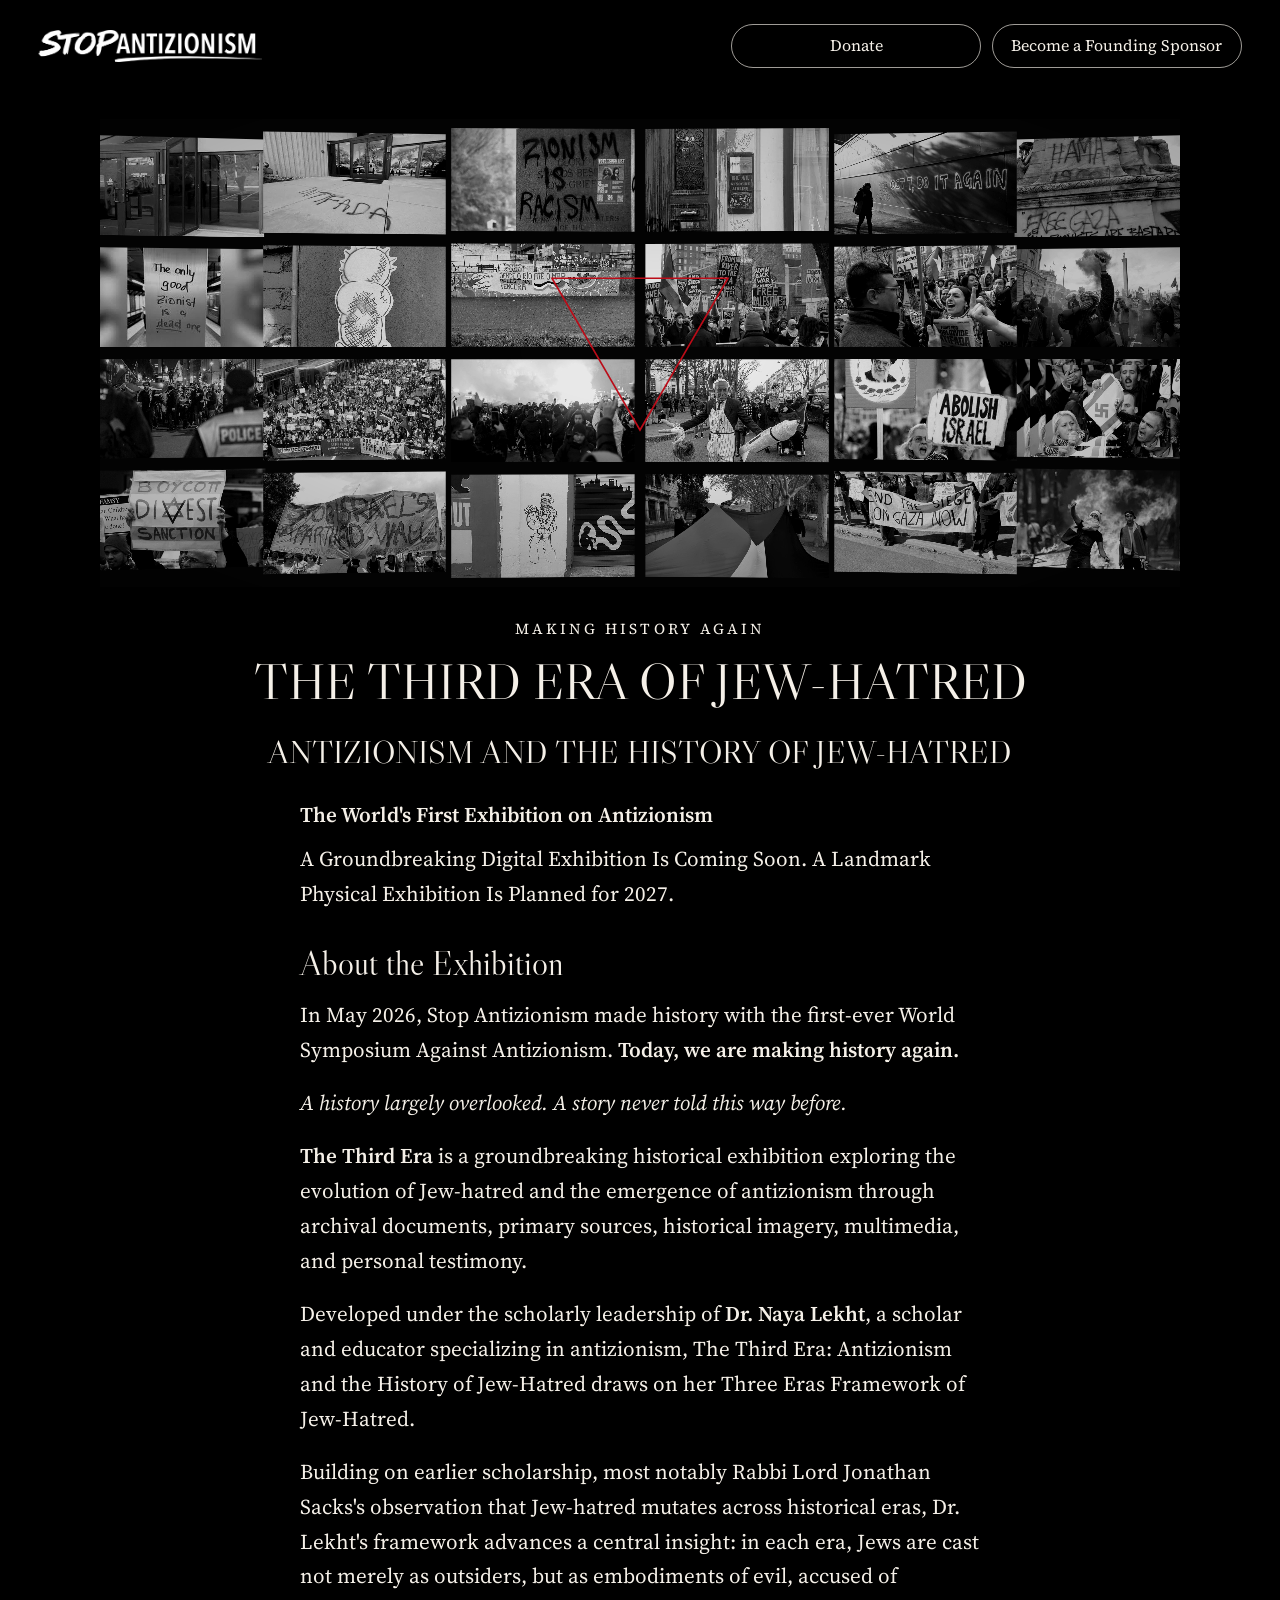
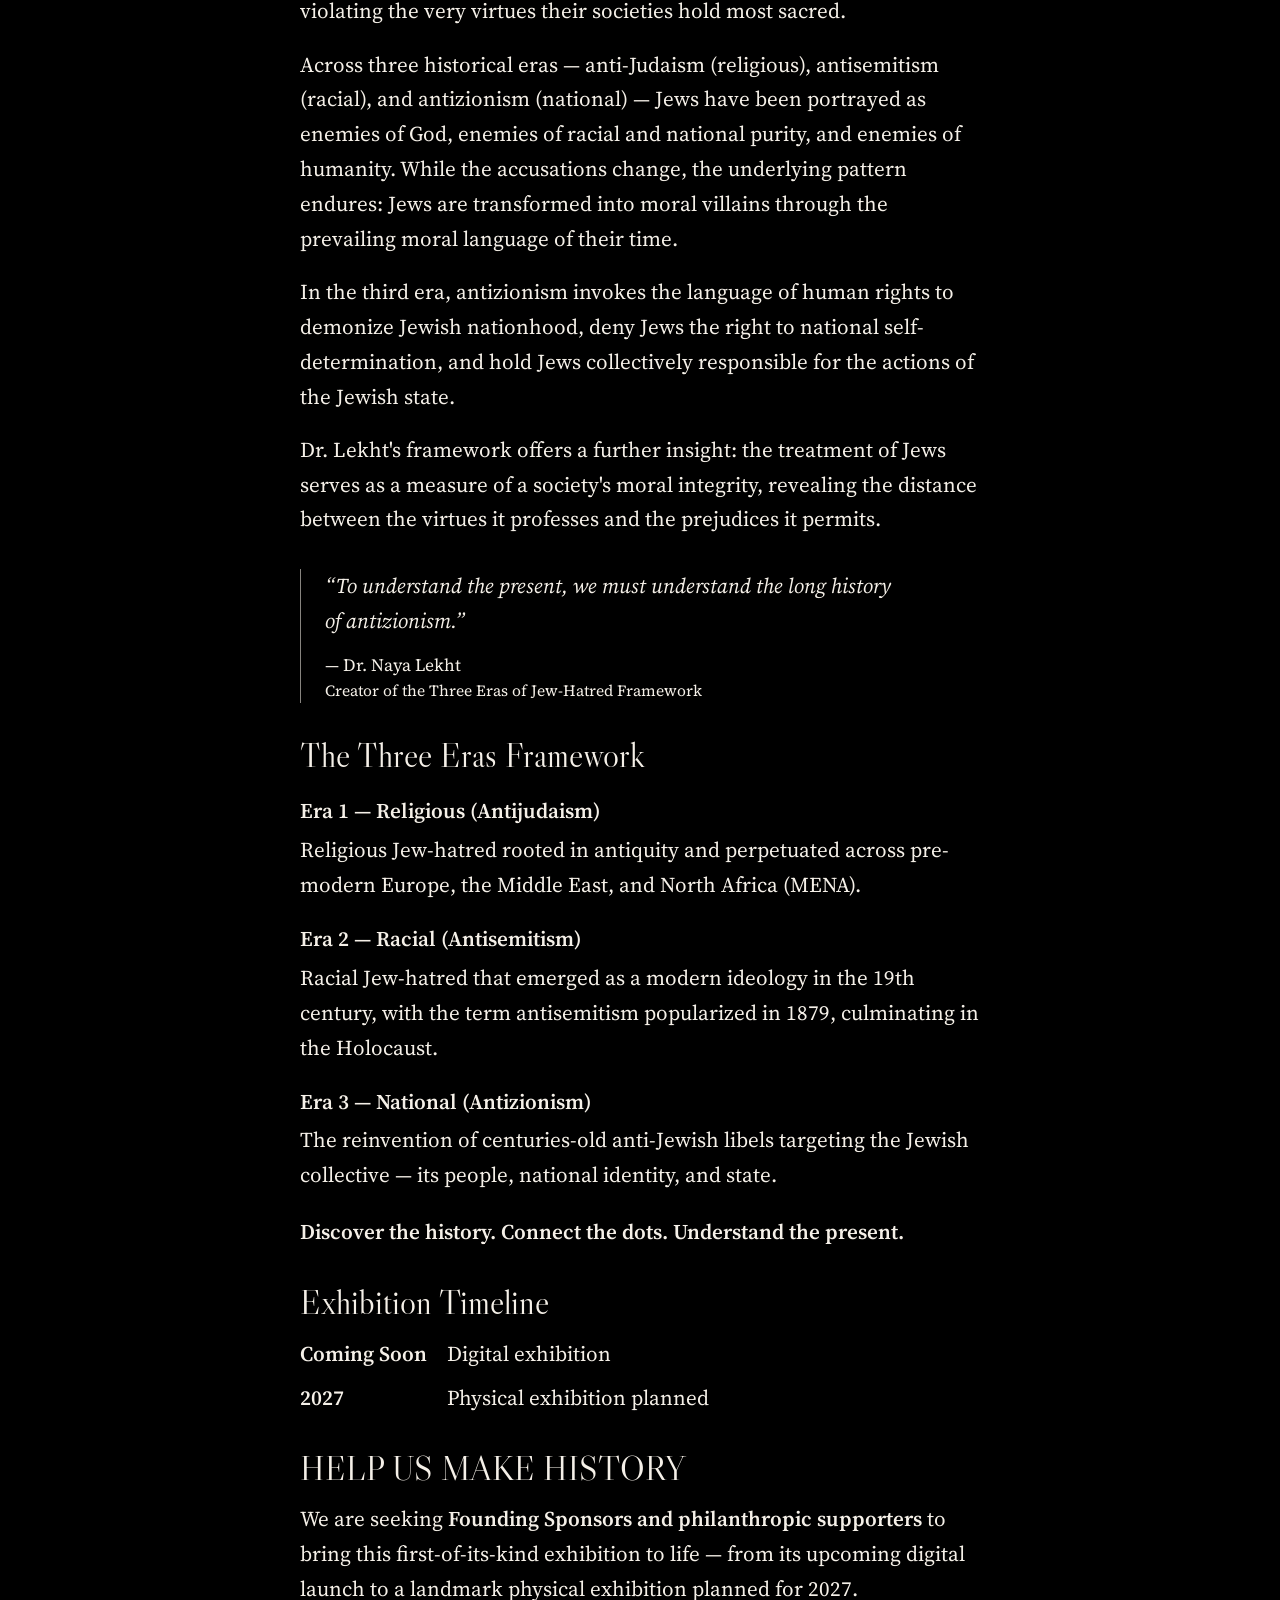
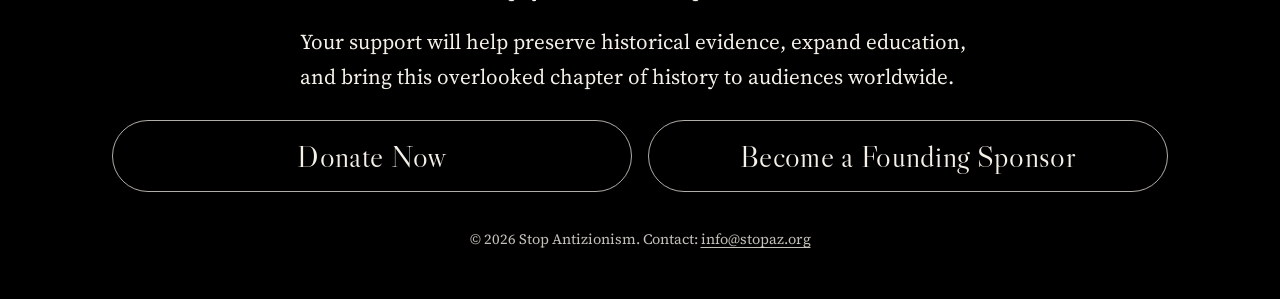
<file: entrance.html>
<!doctype html>
<html lang="en"><head>
<meta charset="utf-8"><meta name="viewport" content="width=device-width,initial-scale=1,viewport-fit=cover">
<meta name="color-scheme" content="dark"><meta name="theme-color" content="#000000">
<title>The Third Era | Antizionism Exhibition Coming Soon | StopAZ</title>
<meta name="description" content="Discover The Third Era, a groundbreaking exhibition on the history of antizionism and Jew-hatred. Digital exhibition coming soon. Support the 2027 physical exhibition.">
<link rel="canonical" href="https://exhibition.stopaz.org/">
<meta property="og:type" content="website">
<meta property="og:site_name" content="Stop Antizionism">
<meta property="og:locale" content="en_US">
<meta property="og:url" content="https://exhibition.stopaz.org/">
<meta property="og:title" content="The Third Era: Antizionism and the History of Jew-Hatred">
<meta property="og:description" content="Discover The Third Era, a groundbreaking exhibition on the history of antizionism and Jew-hatred. Digital exhibition coming soon. Support the 2027 physical exhibition.">
<meta property="og:image" content="https://exhibition.stopaz.org/third-era-share-20261014.jpg">
<meta property="og:image:secure_url" content="https://exhibition.stopaz.org/third-era-share-20261014.jpg">
<meta property="og:image:type" content="image/jpeg">
<meta property="og:image:width" content="1152">
<meta property="og:image:height" content="648">
<meta property="og:image:alt" content="Stop Antizionism: a curved wall of monochrome photographs from The Third Era exhibition.">
<meta name="twitter:card" content="summary_large_image">
<meta name="twitter:title" content="The Third Era: Antizionism and the History of Jew-Hatred">
<meta name="twitter:description" content="Discover The Third Era, a groundbreaking exhibition on the history of antizionism and Jew-hatred. Digital exhibition coming soon. Support the 2027 physical exhibition.">
<meta name="twitter:image" content="https://exhibition.stopaz.org/third-era-share-20261014.jpg">
<meta name="twitter:image:alt" content="Stop Antizionism: a curved wall of monochrome photographs from The Third Era exhibition.">
<link rel="preconnect" href="https://fonts.googleapis.com"><link rel="preconnect" href="https://fonts.gstatic.com" crossorigin>
<link href="https://fonts.googleapis.com/css2?family=Libre+Caslon+Display&family=Source+Serif+4:opsz,wght@8..60,400;8..60,500;8..60,600&display=swap" rel="stylesheet">
<style>*{box-sizing:border-box}
:root{color-scheme:dark;--ivory:#f5f0e8;--body:"Source Serif 4",Georgia,serif;--title:"Libre Caslon Display",Georgia,serif}
html,body{margin:0;background:#000;color:var(--ivory)}
body{font-family:var(--body);-webkit-font-smoothing:antialiased}
a{color:inherit;text-decoration:none}
.entrance-header{display:grid;grid-template-columns:minmax(0,1fr) auto;align-items:center;gap:1.5rem;padding:1.5rem clamp(1rem,3vw,2.5rem);max-width:1920px;margin:auto}
.entrance-logo{display:flex;align-items:center;width:clamp(166px,17.5vw,250px);min-height:44px}
.entrance-logo img{display:block;width:100%;height:auto;filter:brightness(0) invert(1)}
.support-links{display:flex;justify-content:flex-end;align-items:center;gap:.65rem}
.support-pill{display:inline-flex;align-items:center;justify-content:center;width:250px;min-height:44px;padding:.65rem 1.05rem;border:1px solid rgba(245,240,232,.65);border-radius:999px;font-size:1rem;line-height:1.2;white-space:nowrap}
.entrance-main{width:min(calc(100% - 2rem),1080px);margin:clamp(.75rem,3svh,2rem) auto 0;padding-bottom:3rem;text-align:center}
.entrance-film{position:relative;width:100%;margin:0 auto}
.entrance-film video{display:block;width:100%;height:auto;max-height:52svh;object-fit:contain;background:#000}
.film-controls{display:flex;justify-content:flex-end;padding:.65rem 0}
.film-toggle{display:grid;place-items:center;flex:none;position:relative;width:44px;height:44px;margin:2px;padding:0;border:1px solid rgba(245,240,232,.45);border-radius:50%;background:transparent;color:var(--ivory);cursor:pointer}
.pause-icon{display:block;width:12px;height:14px;background:linear-gradient(currentColor,currentColor) left/3px 100% no-repeat,linear-gradient(currentColor,currentColor) right/3px 100% no-repeat}
.film-toggle[aria-pressed="true"] .pause-icon{width:0;height:0;background:none;border-top:7px solid transparent;border-bottom:7px solid transparent;border-left:11px solid currentColor;margin-left:3px}
.entrance-introduction{width:min(100%,780px);margin:1.8rem auto 0;font-size:clamp(1.2rem,1.65vw,1.45rem);line-height:1.65;text-wrap:pretty}
.entrance-introduction h1{margin:0 auto 1.5rem;font:400 clamp(2rem,4vw,3.5rem)/1.08 var(--title);text-align:center;text-wrap:balance;overflow-wrap:break-word}
.entrance-copy{width:min(100%,680px);margin:0 auto;text-align:left}
.entrance-copy p{margin:0 0 1.15rem;text-wrap:pretty}
.entrance-copy p:last-child{margin-bottom:0}
.entrance-copy strong{font-weight:600}
.enter-gallery{display:inline-flex;align-items:center;justify-content:center;width:min(100%,520px);min-height:72px;margin-top:1.6rem;padding:1rem 2rem;border:1px solid rgba(245,240,232,.72);border-radius:999px;font:400 clamp(1.6rem,2.4vw,2rem)/1.2 var(--title);letter-spacing:.01em}
.support-pill,.enter-gallery,.film-toggle{transition:color .5s ease,border-color .5s ease,background-color .5s ease,box-shadow .5s ease}
.support-pill:hover,.enter-gallery:not(:disabled):hover,.film-toggle:hover{color:#fff;border-color:#fff;background:rgba(245,240,232,.045);box-shadow:0 0 24px rgba(245,240,232,.07)}
a:focus-visible,button:focus-visible{outline:2px solid var(--ivory);outline-offset:5px}
.visually-hidden{position:absolute;width:1px;height:1px;padding:0;margin:-1px;overflow:hidden;clip:rect(0,0,0,0);white-space:nowrap;border:0}
@media(max-width:800px){.entrance-header{gap:1rem}.entrance-logo{width:145px}.support-pill{width:200px;font-size:.85rem;padding:.5rem .65rem}}
@media(max-width:640px){.entrance-header{align-items:start;gap:.75rem;padding:.75rem 1rem}.entrance-logo{width:128px;min-height:44px}.support-links{flex-direction:column;align-items:flex-end;justify-self:end;gap:.375rem}.support-pill{font-size:.8rem;padding:.5rem .65rem}.entrance-main{margin-top:.5rem;padding-bottom:1.5rem}.entrance-film video{max-height:48svh}.film-controls{padding:.25rem 0}.enter-gallery{min-height:60px;margin-top:.75rem;padding:.75rem 1.2rem;font-size:clamp(1.2rem,4.5vw,1.5rem)}}
@media(max-width:360px){.entrance-header{gap:.5rem}.entrance-logo{width:90px}.support-pill{width:180px;font-size:.75rem;padding:.5rem .5rem}}
@media(prefers-reduced-motion:reduce){.support-pill,.enter-gallery,.film-toggle{transition:none}}
.entrance-film .film-controls{display:contents}
.entrance-film .film-toggle{position:absolute;inset:0;width:100%;height:100%;margin:0;border:0;border-radius:0;background:transparent;box-shadow:none}
.entrance-film .film-toggle:hover{background:transparent;box-shadow:none;border:0}
.entrance-film .pause-icon{display:none}

.enter-gallery:disabled{color:var(--ivory);background:transparent;opacity:1;cursor:default}

/* Two bottom entrance actions */
.entrance-actions{display:flex;justify-content:center;flex-wrap:wrap;gap:1rem;margin-top:1.6rem}
.entrance-actions .enter-gallery{flex:1 1 320px;max-width:520px;margin-top:0}
@media(max-width:640px){.entrance-actions{margin-top:.75rem}}


.cinema{position:relative;isolation:isolate;contain:layout paint;width:100%;height:min(52svh,600px);overflow:hidden;background:#040404}
.cinema-space{position:absolute;inset:0;perspective:1100px;overflow:hidden;transform:translate3d(var(--pan-x,0px),var(--pan-y,0px),0);transition:transform .55s ease-out}
.cinema-world{position:absolute;left:50%;top:50%;width:0;height:0;transform-style:preserve-3d;animation:camera 36s linear infinite}
.cinema-plate{position:absolute;width:640px;height:360px;margin:0;left:0;top:0;backface-visibility:visible;will-change:transform,opacity}
.cinema-plate img{display:block;width:100%;height:100%;object-fit:cover}
.cinema-shade{position:absolute;inset:0;pointer-events:none;background:radial-gradient(ellipse,transparent 15%,rgba(0,0,0,.3) 100%)}
.cinema-triangle{position:absolute;left:50%;top:50%;width:220px;height:220px;transform:translate(-50%,-50%);animation:triangle 36s linear infinite;pointer-events:none}
.cinema-triangle path{fill:none;stroke:#bb0c18;stroke-width:1.5}
.cinema-title{position:absolute;inset:0;display:grid;place-items:center;font:400 clamp(27px,5vw,63px)/1 var(--title);animation:cinema-title 36s linear infinite;pointer-events:none;opacity:0;text-shadow:0 4px 28px black}
@keyframes triangle{0%,33%,87%,100%{opacity:0}42%,75%{opacity:.58;transform:translate(-50%,-50%) scale(1)}61%{opacity:.65;transform:translate(-50%,-50%) scale(1.3)}}
@keyframes cinema-title{0%,77%,91%,100%{opacity:0}82%,86%{opacity:1}}
@media(max-width:640px){.cinema{height:min(48svh,460px)}.cinema-space{perspective:750px}.cinema-world{zoom:.58}.cinema-triangle{width:140px;height:140px}}
@media(prefers-reduced-motion:reduce){.cinema-world{animation:none}.cinema-plate{animation:none!important}.cinema-triangle,.cinema-title{animation:none}}
@keyframes camera{0.0000%{transform:translate3d(0.00px,0.00px,0) rotateY(0.00deg) rotateZ(0.00deg)}1.3889%{transform:translate3d(14.28px,1.91px,0) rotateY(0.52deg) rotateZ(0.26deg)}2.7778%{transform:translate3d(27.84px,3.77px,0) rotateY(1.03deg) rotateZ(0.52deg)}4.1667%{transform:translate3d(39.99px,5.54px,0) rotateY(1.50deg) rotateZ(0.76deg)}5.5556%{transform:translate3d(50.13px,7.17px,0) rotateY(1.93deg) rotateZ(0.96deg)}6.9444%{transform:translate3d(57.75px,8.61px,0) rotateY(2.30deg) rotateZ(1.14deg)}8.3333%{transform:translate3d(62.45px,9.83px,0) rotateY(2.60deg) rotateZ(1.27deg)}9.7222%{transform:translate3d(64.00px,10.80px,0) rotateY(2.82deg) rotateZ(1.36deg)}11.1111%{transform:translate3d(62.33px,11.50px,0) rotateY(2.96deg) rotateZ(1.40deg)}12.5000%{transform:translate3d(57.51px,11.90px,0) rotateY(3.00deg) rotateZ(1.39deg)}13.8889%{transform:translate3d(49.80px,11.99px,0) rotateY(2.95deg) rotateZ(1.32deg)}15.2778%{transform:translate3d(39.57px,11.79px,0) rotateY(2.81deg) rotateZ(1.22deg)}16.6667%{transform:translate3d(27.35px,11.28px,0) rotateY(2.59deg) rotateZ(1.06deg)}18.0556%{transform:translate3d(13.75px,10.48px,0) rotateY(2.29deg) rotateZ(0.87deg)}19.4444%{transform:translate3d(-0.54px,9.41px,0) rotateY(1.91deg) rotateZ(0.65deg)}20.8333%{transform:translate3d(-14.80px,8.11px,0) rotateY(1.48deg) rotateZ(0.40deg)}22.2222%{transform:translate3d(10.86px,-0.88px,0) rotateY(1.44deg) rotateZ(-1.86deg)}23.6111%{transform:translate3d(3.42px,-3.83px,0) rotateY(0.99deg) rotateZ(-2.41deg)}25.0000%{transform:translate3d(-4.13px,-6.64px,0) rotateY(0.51deg) rotateZ(-2.83deg)}26.3889%{transform:translate3d(-11.54px,-9.18px,0) rotateY(0.02deg) rotateZ(-3.10deg)}27.7778%{transform:translate3d(-18.59px,-11.35px,0) rotateY(-0.47deg) rotateZ(-3.20deg)}29.1667%{transform:translate3d(-25.03px,-13.07px,0) rotateY(-0.95deg) rotateZ(-3.12deg)}30.5556%{transform:translate3d(-30.66px,-14.27px,0) rotateY(-1.41deg) rotateZ(-2.87deg)}31.9444%{transform:translate3d(-35.31px,-14.91px,0) rotateY(-1.82deg) rotateZ(-2.46deg)}33.3333%{transform:translate3d(-38.81px,-14.94px,0) rotateY(-2.19deg) rotateZ(-1.92deg)}34.7222%{transform:translate3d(-41.06px,-14.38px,0) rotateY(-2.50deg) rotateZ(-1.27deg)}36.1111%{transform:translate3d(-41.98px,-13.25px,0) rotateY(-2.74deg) rotateZ(-0.55deg)}37.5000%{transform:translate3d(-41.54px,-11.59px,0) rotateY(-2.90deg) rotateZ(0.20deg)}38.8889%{transform:translate3d(-39.77px,-9.47px,0) rotateY(-2.99deg) rotateZ(0.94deg)}40.2778%{transform:translate3d(-36.70px,-6.97px,0) rotateY(-2.99deg) rotateZ(1.62deg)}41.6667%{transform:translate3d(-32.46px,-4.19px,0) rotateY(-2.92deg) rotateZ(2.22deg)}43.0556%{transform:translate3d(-27.16px,-1.25px,0) rotateY(-2.76deg) rotateZ(2.70deg)}44.4444%{transform:translate3d(-20.98px,1.75px,0) rotateY(-2.53deg) rotateZ(3.02deg)}45.8333%{transform:translate3d(-14.13px,4.67px,0) rotateY(-2.23deg) rotateZ(3.18deg)}47.2222%{transform:translate3d(-6.82px,7.41px,0) rotateY(-1.87deg) rotateZ(3.17deg)}48.6111%{transform:translate3d(0.71px,9.85px,0) rotateY(-1.46deg) rotateZ(2.98deg)}50.0000%{transform:translate3d(8.21px,11.91px,0) rotateY(-1.01deg) rotateZ(2.63deg)}51.3889%{transform:translate3d(15.45px,13.48px,0) rotateY(-0.53deg) rotateZ(2.13deg)}52.7778%{transform:translate3d(22.20px,14.52px,0) rotateY(-0.04deg) rotateZ(1.52deg)}54.1667%{transform:translate3d(28.22px,14.98px,0) rotateY(0.45deg) rotateZ(0.82deg)}55.5556%{transform:translate3d(33.33px,14.84px,0) rotateY(0.93deg) rotateZ(0.08deg)}56.9444%{transform:translate3d(37.37px,14.11px,0) rotateY(1.39deg) rotateZ(-0.67deg)}58.3333%{transform:translate3d(40.20px,12.82px,0) rotateY(1.81deg) rotateZ(-1.38deg)}59.7222%{transform:translate3d(41.73px,11.02px,0) rotateY(2.18deg) rotateZ(-2.01deg)}61.1111%{transform:translate3d(41.91px,8.77px,0) rotateY(2.49deg) rotateZ(-2.54deg)}62.5000%{transform:translate3d(40.74px,6.18px,0) rotateY(2.73deg) rotateZ(-2.92deg)}63.8889%{transform:translate3d(38.25px,3.34px,0) rotateY(2.90deg) rotateZ(-3.15deg)}65.2778%{transform:translate3d(34.52px,0.37px,0) rotateY(2.99deg) rotateZ(-3.20deg)}66.6667%{transform:translate3d(-22.48px,0.00px,0) rotateY(-3.37deg) rotateZ(1.83deg)}68.0556%{transform:translate3d(-17.66px,0.00px,0) rotateY(-3.12deg) rotateZ(1.93deg)}69.4444%{transform:translate3d(-12.57px,0.00px,0) rotateY(-2.82deg) rotateZ(1.99deg)}70.8333%{transform:translate3d(-7.31px,0.00px,0) rotateY(-2.49deg) rotateZ(2.00deg)}72.2222%{transform:translate3d(-1.94px,0.00px,0) rotateY(-2.14deg) rotateZ(1.96deg)}73.6111%{transform:translate3d(3.45px,0.00px,0) rotateY(-1.75deg) rotateZ(1.87deg)}75.0000%{transform:translate3d(8.80px,0.00px,0) rotateY(-1.35deg) rotateZ(1.74deg)}76.3889%{transform:translate3d(14.02px,0.00px,0) rotateY(-0.92deg) rotateZ(1.57deg)}77.7778%{transform:translate3d(19.04px,0.00px,0) rotateY(-0.49deg) rotateZ(1.36deg)}79.1667%{transform:translate3d(23.78px,0.00px,0) rotateY(-0.05deg) rotateZ(1.11deg)}80.5556%{transform:translate3d(28.18px,0.00px,0) rotateY(0.39deg) rotateZ(0.84deg)}81.9444%{transform:translate3d(32.18px,0.00px,0) rotateY(0.82deg) rotateZ(0.55deg)}83.3333%{transform:translate3d(35.72px,0.00px,0) rotateY(1.25deg) rotateZ(0.25deg)}84.7222%{transform:translate3d(38.74px,0.00px,0) rotateY(1.66deg) rotateZ(-0.06deg)}86.1111%{transform:translate3d(41.20px,0.00px,0) rotateY(2.05deg) rotateZ(-0.37deg)}87.5000%{transform:translate3d(43.07px,0.00px,0) rotateY(2.41deg) rotateZ(-0.67deg)}88.8889%{transform:translate3d(44.32px,0.00px,0) rotateY(2.75deg) rotateZ(-0.95deg)}90.2778%{transform:translate3d(42.42px,0.00px,0) rotateY(2.63deg) rotateZ(-0.91deg)}91.6667%{transform:translate3d(37.40px,0.00px,0) rotateY(2.32deg) rotateZ(-0.80deg)}93.0556%{transform:translate3d(30.30px,0.00px,0) rotateY(1.88deg) rotateZ(-0.65deg)}94.4444%{transform:translate3d(22.16px,0.00px,0) rotateY(1.37deg) rotateZ(-0.48deg)}95.8333%{transform:translate3d(14.02px,0.00px,0) rotateY(0.87deg) rotateZ(-0.30deg)}97.2222%{transform:translate3d(6.93px,0.00px,0) rotateY(0.43deg) rotateZ(-0.15deg)}98.6111%{transform:translate3d(1.90px,0.00px,0) rotateY(0.12deg) rotateZ(-0.04deg)}100.0000%{transform:translate3d(0.00px,0.00px,0) rotateY(0.00deg) rotateZ(0.00deg)}}.p0{animation:plate0 36s linear infinite}@keyframes plate0{0.0000%{transform:translate3d(calc(-50% + -525.00px),calc(-50% + -187.50px),-140.00px) rotateX(0.00deg) rotateY(7.50deg) rotateZ(-0.40deg) scale(0.3100);opacity:1.000}1.3889%{transform:translate3d(calc(-50% + -533.62px),calc(-50% + -190.58px),-140.00px) rotateX(0.00deg) rotateY(7.50deg) rotateZ(-0.40deg) scale(0.3100);opacity:1.000}2.7778%{transform:translate3d(calc(-50% + -542.01px),calc(-50% + -193.58px),-140.00px) rotateX(0.00deg) rotateY(7.50deg) rotateZ(-0.40deg) scale(0.3100);opacity:1.000}4.1667%{transform:translate3d(calc(-50% + -549.94px),calc(-50% + -196.41px),-140.00px) rotateX(0.00deg) rotateY(7.50deg) rotateZ(-0.40deg) scale(0.3100);opacity:1.000}5.5556%{transform:translate3d(calc(-50% + -557.19px),calc(-50% + -199.00px),-140.00px) rotateX(0.00deg) rotateY(7.50deg) rotateZ(-0.40deg) scale(0.3100);opacity:1.000}6.9444%{transform:translate3d(calc(-50% + -563.56px),calc(-50% + -201.27px),-140.00px) rotateX(0.00deg) rotateY(7.50deg) rotateZ(-0.40deg) scale(0.3100);opacity:1.000}8.3333%{transform:translate3d(calc(-50% + -568.89px),calc(-50% + -203.18px),-140.00px) rotateX(0.00deg) rotateY(7.50deg) rotateZ(-0.40deg) scale(0.3100);opacity:1.000}9.7222%{transform:translate3d(calc(-50% + -573.03px),calc(-50% + -204.65px),-140.00px) rotateX(0.00deg) rotateY(7.50deg) rotateZ(-0.40deg) scale(0.3100);opacity:1.000}11.1111%{transform:translate3d(calc(-50% + -575.86px),calc(-50% + -205.66px),-140.00px) rotateX(0.00deg) rotateY(7.50deg) rotateZ(-0.40deg) scale(0.3100);opacity:1.000}12.5000%{transform:translate3d(calc(-50% + -577.31px),calc(-50% + -206.18px),-140.00px) rotateX(0.00deg) rotateY(7.50deg) rotateZ(-0.40deg) scale(0.3100);opacity:1.000}13.8889%{transform:translate3d(calc(-50% + -577.34px),calc(-50% + -206.19px),-140.00px) rotateX(0.00deg) rotateY(7.50deg) rotateZ(-0.40deg) scale(0.3100);opacity:1.000}15.2778%{transform:translate3d(calc(-50% + -575.94px),calc(-50% + -205.69px),-140.00px) rotateX(0.00deg) rotateY(7.50deg) rotateZ(-0.40deg) scale(0.3100);opacity:1.000}16.6667%{transform:translate3d(calc(-50% + -573.17px),calc(-50% + -204.70px),-140.00px) rotateX(0.00deg) rotateY(7.50deg) rotateZ(-0.40deg) scale(0.3100);opacity:1.000}18.0556%{transform:translate3d(calc(-50% + -569.08px),calc(-50% + -203.24px),-140.00px) rotateX(0.00deg) rotateY(7.50deg) rotateZ(-0.40deg) scale(0.3100);opacity:1.000}19.4444%{transform:translate3d(calc(-50% + -563.80px),calc(-50% + -201.36px),-140.00px) rotateX(0.00deg) rotateY(7.50deg) rotateZ(-0.40deg) scale(0.3100);opacity:1.000}20.8333%{transform:translate3d(calc(-50% + -557.46px),calc(-50% + -199.09px),-140.00px) rotateX(0.00deg) rotateY(7.50deg) rotateZ(-0.40deg) scale(0.3100);opacity:1.000}22.2222%{transform:translate3d(calc(-50% + -550.24px),calc(-50% + -196.52px),-140.00px) rotateX(0.00deg) rotateY(7.50deg) rotateZ(-0.40deg) scale(0.3100);opacity:1.000}23.6111%{transform:translate3d(calc(-50% + -553.46px),calc(-50% + -197.22px),-139.14px) rotateX(0.00deg) rotateY(6.00deg) rotateZ(-0.45deg) scale(0.3113);opacity:1.000}25.0000%{transform:translate3d(calc(-50% + -561.92px),calc(-50% + -199.09px),-136.88px) rotateX(0.00deg) rotateY(2.03deg) rotateZ(-0.57deg) scale(0.3147);opacity:1.000}26.3889%{transform:translate3d(calc(-50% + -573.90px),calc(-50% + -201.73px),-133.67px) rotateX(0.00deg) rotateY(-3.57deg) rotateZ(-0.75deg) scale(0.3195);opacity:1.000}27.7778%{transform:translate3d(calc(-50% + -587.62px),calc(-50% + -204.76px),-130.00px) rotateX(0.00deg) rotateY(-10.00deg) rotateZ(-0.95deg) scale(0.3250);opacity:1.000}29.1667%{transform:translate3d(calc(-50% + -601.35px),calc(-50% + -207.78px),-126.33px) rotateX(0.00deg) rotateY(-16.43deg) rotateZ(-1.15deg) scale(0.3305);opacity:1.000}30.5556%{transform:translate3d(calc(-50% + -613.32px),calc(-50% + -210.42px),-123.12px) rotateX(0.00deg) rotateY(-22.03deg) rotateZ(-1.33deg) scale(0.3353);opacity:1.000}31.9444%{transform:translate3d(calc(-50% + -621.79px),calc(-50% + -212.29px),-120.86px) rotateX(0.00deg) rotateY(-26.00deg) rotateZ(-1.45deg) scale(0.3387);opacity:1.000}33.3333%{transform:translate3d(calc(-50% + -625.00px),calc(-50% + -213.00px),-120.00px) rotateX(0.00deg) rotateY(-27.50deg) rotateZ(-1.50deg) scale(0.3400);opacity:1.000}34.7222%{transform:translate3d(calc(-50% + -593.89px),calc(-50% + -205.52px),-307.41px) rotateX(-0.30deg) rotateY(-23.83deg) rotateZ(-1.61deg) scale(0.3630);opacity:1.000}36.1111%{transform:translate3d(calc(-50% + -516.11px),calc(-50% + -186.81px),-820.00px) rotateX(-1.04deg) rotateY(-14.67deg) rotateZ(-1.89deg) scale(0.4204);opacity:0.879}37.5000%{transform:translate3d(calc(-50% + -415.00px),calc(-50% + -162.50px),185.00px) rotateX(-2.00deg) rotateY(-2.75deg) rotateZ(-2.25deg) scale(0.4950);opacity:0.917}38.8889%{transform:translate3d(calc(-50% + -313.89px),calc(-50% + -138.19px),205.93px) rotateX(-2.96deg) rotateY(9.17deg) rotateZ(-2.61deg) scale(0.5696);opacity:1.000}40.2778%{transform:translate3d(calc(-50% + -236.11px),calc(-50% + -119.48px),130.00px) rotateX(-3.70deg) rotateY(18.33deg) rotateZ(-2.89deg) scale(0.6270);opacity:1.000}41.6667%{transform:translate3d(calc(-50% + -205.00px),calc(-50% + -112.00px),-20.00px) rotateX(-4.00deg) rotateY(22.00deg) rotateZ(-3.00deg) scale(0.6500);opacity:1.000}43.0556%{transform:translate3d(calc(-50% + -205.00px),calc(-50% + -112.00px),-190.00px) rotateX(-4.00deg) rotateY(22.00deg) rotateZ(-3.00deg) scale(0.6500);opacity:1.000}44.4444%{transform:translate3d(calc(-50% + -205.00px),calc(-50% + -112.00px),-360.00px) rotateX(-4.00deg) rotateY(22.00deg) rotateZ(-3.00deg) scale(0.6500);opacity:1.000}45.8333%{transform:translate3d(calc(-50% + -205.00px),calc(-50% + -112.00px),-530.00px) rotateX(-4.00deg) rotateY(22.00deg) rotateZ(-3.00deg) scale(0.6500);opacity:1.000}47.2222%{transform:translate3d(calc(-50% + -205.00px),calc(-50% + -112.00px),-700.00px) rotateX(-4.00deg) rotateY(22.00deg) rotateZ(-3.00deg) scale(0.6500);opacity:1.000}48.6111%{transform:translate3d(calc(-50% + -205.00px),calc(-50% + -112.00px),-870.00px) rotateX(-4.00deg) rotateY(22.00deg) rotateZ(-3.00deg) scale(0.6500);opacity:1.000}50.0000%{transform:translate3d(calc(-50% + -205.00px),calc(-50% + -112.00px),-1040.00px) rotateX(-4.00deg) rotateY(22.00deg) rotateZ(-3.00deg) scale(0.6500);opacity:1.000}51.3889%{transform:translate3d(calc(-50% + -205.00px),calc(-50% + -112.00px),-1210.00px) rotateX(-4.00deg) rotateY(22.00deg) rotateZ(-3.00deg) scale(0.6500);opacity:1.000}52.7778%{transform:translate3d(calc(-50% + -205.00px),calc(-50% + -112.00px),-1380.00px) rotateX(-4.00deg) rotateY(22.00deg) rotateZ(-3.00deg) scale(0.6500);opacity:1.000}54.1667%{transform:translate3d(calc(-50% + -205.00px),calc(-50% + -112.00px),-1550.00px) rotateX(-4.00deg) rotateY(22.00deg) rotateZ(-3.00deg) scale(0.6500);opacity:1.000}55.5556%{transform:translate3d(calc(-50% + -205.00px),calc(-50% + -112.00px),-1720.00px) rotateX(-4.00deg) rotateY(22.00deg) rotateZ(-3.00deg) scale(0.6500);opacity:1.000}56.9444%{transform:translate3d(calc(-50% + -205.00px),calc(-50% + -112.00px),-1890.00px) rotateX(-4.00deg) rotateY(22.00deg) rotateZ(-3.00deg) scale(0.6500);opacity:1.000}58.3333%{transform:translate3d(calc(-50% + -205.00px),calc(-50% + -112.00px),-2060.00px) rotateX(-4.00deg) rotateY(22.00deg) rotateZ(-3.00deg) scale(0.6500);opacity:1.000}59.7222%{transform:translate3d(calc(-50% + -205.00px),calc(-50% + -112.00px),-2230.00px) rotateX(-4.00deg) rotateY(22.00deg) rotateZ(-3.00deg) scale(0.6500);opacity:1.000}61.1111%{transform:translate3d(calc(-50% + -205.00px),calc(-50% + -112.00px),-2400.00px) rotateX(-4.00deg) rotateY(22.00deg) rotateZ(-3.00deg) scale(0.6500);opacity:1.000}62.5000%{transform:translate3d(calc(-50% + -205.00px),calc(-50% + -112.00px),-2570.00px) rotateX(-4.00deg) rotateY(22.00deg) rotateZ(-3.00deg) scale(0.6500);opacity:1.000}63.8889%{transform:translate3d(calc(-50% + -205.00px),calc(-50% + -112.00px),-2740.00px) rotateX(-4.00deg) rotateY(22.00deg) rotateZ(-3.00deg) scale(0.6500);opacity:1.000}65.2778%{transform:translate3d(calc(-50% + -205.00px),calc(-50% + -112.00px),-2910.00px) rotateX(-4.00deg) rotateY(22.00deg) rotateZ(-3.00deg) scale(0.6500);opacity:0.000}66.6667%{transform:translate3d(calc(-50% + -205.00px),calc(-50% + -112.00px),400.00px) rotateX(-4.00deg) rotateY(22.00deg) rotateZ(-3.00deg) scale(0.6500);opacity:1.000}68.0556%{transform:translate3d(calc(-50% + -229.53px),calc(-50% + -119.26px),193.60px) rotateX(-3.70deg) rotateY(17.05deg) rotateZ(-2.78deg) scale(0.6263);opacity:1.000}69.4444%{transform:translate3d(calc(-50% + -288.54px),calc(-50% + -137.41px),-21.05px) rotateX(-2.96deg) rotateY(4.91deg) rotateZ(-2.22deg) scale(0.5670);opacity:1.000}70.8333%{transform:translate3d(calc(-50% + -361.85px),calc(-50% + -161.00px),-177.26px) rotateX(-2.00deg) rotateY(-10.52deg) rotateZ(-1.50deg) scale(0.4900);opacity:1.000}72.2222%{transform:translate3d(calc(-50% + -431.55px),calc(-50% + -184.59px),-248.36px) rotateX(-1.04deg) rotateY(-25.58deg) rotateZ(-0.78deg) scale(0.4130);opacity:1.000}73.6111%{transform:translate3d(calc(-50% + -481.77px),calc(-50% + -202.74px),-247.29px) rotateX(-0.30deg) rotateY(-36.83deg) rotateZ(-0.22deg) scale(0.3537);opacity:1.000}75.0000%{transform:translate3d(calc(-50% + -498.15px),calc(-50% + -210.00px),-226.02px) rotateX(0.00deg) rotateY(-40.95deg) rotateZ(0.00deg) scale(0.3300);opacity:1.000}76.3889%{transform:translate3d(calc(-50% + -493.76px),calc(-50% + -210.00px),-222.24px) rotateX(0.00deg) rotateY(-40.52deg) rotateZ(0.00deg) scale(0.3300);opacity:1.000}77.7778%{transform:translate3d(calc(-50% + -490.89px),calc(-50% + -210.00px),-219.81px) rotateX(0.00deg) rotateY(-40.23deg) rotateZ(0.00deg) scale(0.3300);opacity:1.000}79.1667%{transform:translate3d(calc(-50% + -489.65px),calc(-50% + -210.00px),-218.76px) rotateX(0.00deg) rotateY(-40.11deg) rotateZ(0.00deg) scale(0.3300);opacity:1.000}80.5556%{transform:translate3d(calc(-50% + -490.09px),calc(-50% + -210.00px),-219.13px) rotateX(0.00deg) rotateY(-40.15deg) rotateZ(0.00deg) scale(0.3300);opacity:1.000}81.9444%{transform:translate3d(calc(-50% + -492.18px),calc(-50% + -210.00px),-220.90px) rotateX(0.00deg) rotateY(-40.36deg) rotateZ(0.00deg) scale(0.3300);opacity:1.000}83.3333%{transform:translate3d(calc(-50% + -495.86px),calc(-50% + -210.00px),-224.05px) rotateX(0.00deg) rotateY(-40.73deg) rotateZ(0.00deg) scale(0.3300);opacity:1.000}84.7222%{transform:translate3d(calc(-50% + -500.99px),calc(-50% + -210.00px),-228.50px) rotateX(0.00deg) rotateY(-41.24deg) rotateZ(0.00deg) scale(0.3300);opacity:1.000}86.1111%{transform:translate3d(calc(-50% + -507.38px),calc(-50% + -210.00px),-234.17px) rotateX(0.00deg) rotateY(-41.88deg) rotateZ(0.00deg) scale(0.3300);opacity:1.000}87.5000%{transform:translate3d(calc(-50% + -514.83px),calc(-50% + -210.00px),-240.94px) rotateX(0.00deg) rotateY(-42.64deg) rotateZ(0.00deg) scale(0.3300);opacity:1.000}88.8889%{transform:translate3d(calc(-50% + -523.07px),calc(-50% + -210.00px),-248.64px) rotateX(0.00deg) rotateY(-43.49deg) rotateZ(0.00deg) scale(0.3300);opacity:1.000}90.2778%{transform:translate3d(calc(-50% + -521.09px),calc(-50% + -208.30px),-243.97px) rotateX(0.00deg) rotateY(-41.30deg) rotateZ(-0.02deg) scale(0.3291);opacity:1.000}91.6667%{transform:translate3d(calc(-50% + -516.52px),calc(-50% + -204.04px),-231.67px) rotateX(0.00deg) rotateY(-35.52deg) rotateZ(-0.06deg) scale(0.3269);opacity:1.000}93.0556%{transform:translate3d(calc(-50% + -511.48px),calc(-50% + -198.52px),-214.27px) rotateX(0.00deg) rotateY(-27.36deg) rotateZ(-0.13deg) scale(0.3237);opacity:1.000}94.4444%{transform:translate3d(calc(-50% + -507.94px),calc(-50% + -193.00px),-194.32px) rotateX(0.00deg) rotateY(-18.00deg) rotateZ(-0.20deg) scale(0.3200);opacity:1.000}95.8333%{transform:translate3d(calc(-50% + -507.34px),calc(-50% + -188.53px),-174.38px) rotateX(0.00deg) rotateY(-8.63deg) rotateZ(-0.27deg) scale(0.3163);opacity:1.000}97.2222%{transform:translate3d(calc(-50% + -510.34px),calc(-50% + -185.89px),-156.98px) rotateX(0.00deg) rotateY(-0.47deg) rotateZ(-0.34deg) scale(0.3131);opacity:1.000}98.6111%{transform:translate3d(calc(-50% + -516.66px),calc(-50% + -185.52px),-144.67px) rotateX(0.00deg) rotateY(5.31deg) rotateZ(-0.38deg) scale(0.3109);opacity:1.000}100.0000%{transform:translate3d(calc(-50% + -525.00px),calc(-50% + -187.50px),-140.00px) rotateX(0.00deg) rotateY(7.50deg) rotateZ(-0.40deg) scale(0.3100);opacity:1.000}}.p1{animation:plate1 36s linear infinite}@keyframes plate1{0.0000%{transform:translate3d(calc(-50% + -315.00px),calc(-50% + -187.50px),-116.00px) rotateX(0.00deg) rotateY(4.50deg) rotateZ(-0.40deg) scale(0.3100);opacity:1.000}1.3889%{transform:translate3d(calc(-50% + -320.17px),calc(-50% + -190.58px),-116.00px) rotateX(0.00deg) rotateY(4.50deg) rotateZ(-0.40deg) scale(0.3100);opacity:1.000}2.7778%{transform:translate3d(calc(-50% + -325.21px),calc(-50% + -193.58px),-116.00px) rotateX(0.00deg) rotateY(4.50deg) rotateZ(-0.40deg) scale(0.3100);opacity:1.000}4.1667%{transform:translate3d(calc(-50% + -329.96px),calc(-50% + -196.41px),-116.00px) rotateX(0.00deg) rotateY(4.50deg) rotateZ(-0.40deg) scale(0.3100);opacity:1.000}5.5556%{transform:translate3d(calc(-50% + -334.31px),calc(-50% + -199.00px),-116.00px) rotateX(0.00deg) rotateY(4.50deg) rotateZ(-0.40deg) scale(0.3100);opacity:1.000}6.9444%{transform:translate3d(calc(-50% + -338.14px),calc(-50% + -201.27px),-116.00px) rotateX(0.00deg) rotateY(4.50deg) rotateZ(-0.40deg) scale(0.3100);opacity:1.000}8.3333%{transform:translate3d(calc(-50% + -341.33px),calc(-50% + -203.18px),-116.00px) rotateX(0.00deg) rotateY(4.50deg) rotateZ(-0.40deg) scale(0.3100);opacity:1.000}9.7222%{transform:translate3d(calc(-50% + -343.82px),calc(-50% + -204.65px),-116.00px) rotateX(0.00deg) rotateY(4.50deg) rotateZ(-0.40deg) scale(0.3100);opacity:1.000}11.1111%{transform:translate3d(calc(-50% + -345.51px),calc(-50% + -205.66px),-116.00px) rotateX(0.00deg) rotateY(4.50deg) rotateZ(-0.40deg) scale(0.3100);opacity:1.000}12.5000%{transform:translate3d(calc(-50% + -346.38px),calc(-50% + -206.18px),-116.00px) rotateX(0.00deg) rotateY(4.50deg) rotateZ(-0.40deg) scale(0.3100);opacity:1.000}13.8889%{transform:translate3d(calc(-50% + -346.40px),calc(-50% + -206.19px),-116.00px) rotateX(0.00deg) rotateY(4.50deg) rotateZ(-0.40deg) scale(0.3100);opacity:1.000}15.2778%{transform:translate3d(calc(-50% + -345.57px),calc(-50% + -205.69px),-116.00px) rotateX(0.00deg) rotateY(4.50deg) rotateZ(-0.40deg) scale(0.3100);opacity:1.000}16.6667%{transform:translate3d(calc(-50% + -343.90px),calc(-50% + -204.70px),-116.00px) rotateX(0.00deg) rotateY(4.50deg) rotateZ(-0.40deg) scale(0.3100);opacity:1.000}18.0556%{transform:translate3d(calc(-50% + -341.45px),calc(-50% + -203.24px),-116.00px) rotateX(0.00deg) rotateY(4.50deg) rotateZ(-0.40deg) scale(0.3100);opacity:1.000}19.4444%{transform:translate3d(calc(-50% + -338.28px),calc(-50% + -201.36px),-116.00px) rotateX(0.00deg) rotateY(4.50deg) rotateZ(-0.40deg) scale(0.3100);opacity:1.000}20.8333%{transform:translate3d(calc(-50% + -334.48px),calc(-50% + -199.09px),-116.00px) rotateX(0.00deg) rotateY(4.50deg) rotateZ(-0.40deg) scale(0.3100);opacity:1.000}22.2222%{transform:translate3d(calc(-50% + -330.15px),calc(-50% + -196.52px),-116.00px) rotateX(0.00deg) rotateY(4.50deg) rotateZ(-0.40deg) scale(0.3100);opacity:1.000}23.6111%{transform:translate3d(calc(-50% + -332.07px),calc(-50% + -197.22px),-118.75px) rotateX(0.00deg) rotateY(3.60deg) rotateZ(-0.32deg) scale(0.3113);opacity:1.000}25.0000%{transform:translate3d(calc(-50% + -337.15px),calc(-50% + -199.09px),-126.00px) rotateX(0.00deg) rotateY(1.22deg) rotateZ(-0.10deg) scale(0.3147);opacity:1.000}26.3889%{transform:translate3d(calc(-50% + -344.34px),calc(-50% + -201.73px),-136.25px) rotateX(0.00deg) rotateY(-2.14deg) rotateZ(0.20deg) scale(0.3195);opacity:1.000}27.7778%{transform:translate3d(calc(-50% + -352.57px),calc(-50% + -204.76px),-148.00px) rotateX(0.00deg) rotateY(-6.00deg) rotateZ(0.55deg) scale(0.3250);opacity:1.000}29.1667%{transform:translate3d(calc(-50% + -360.81px),calc(-50% + -207.78px),-159.75px) rotateX(0.00deg) rotateY(-9.86deg) rotateZ(0.90deg) scale(0.3305);opacity:1.000}30.5556%{transform:translate3d(calc(-50% + -367.99px),calc(-50% + -210.42px),-170.00px) rotateX(0.00deg) rotateY(-13.22deg) rotateZ(1.20deg) scale(0.3353);opacity:1.000}31.9444%{transform:translate3d(calc(-50% + -373.07px),calc(-50% + -212.29px),-177.25px) rotateX(0.00deg) rotateY(-15.60deg) rotateZ(1.42deg) scale(0.3387);opacity:1.000}33.3333%{transform:translate3d(calc(-50% + -375.00px),calc(-50% + -213.00px),-180.00px) rotateX(0.00deg) rotateY(-16.50deg) rotateZ(1.50deg) scale(0.3400);opacity:1.000}34.7222%{transform:translate3d(calc(-50% + -329.96px),calc(-50% + -197.22px),-352.22px) rotateX(0.00deg) rotateY(-16.91deg) rotateZ(1.31deg) scale(0.3630);opacity:1.000}36.1111%{transform:translate3d(calc(-50% + -217.37px),calc(-50% + -157.78px),-826.85px) rotateX(0.00deg) rotateY(-17.93deg) rotateZ(0.85deg) scale(0.4204);opacity:1.000}37.5000%{transform:translate3d(calc(-50% + -71.00px),calc(-50% + -106.50px),-1512.50px) rotateX(0.00deg) rotateY(-19.25deg) rotateZ(0.25deg) scale(0.4950);opacity:0.683}38.8889%{transform:translate3d(calc(-50% + 75.37px),calc(-50% + -55.22px),297.78px) rotateX(0.00deg) rotateY(-20.57deg) rotateZ(-0.35deg) scale(0.5696);opacity:1.000}40.2778%{transform:translate3d(calc(-50% + 187.96px),calc(-50% + -15.78px),259.81px) rotateX(0.00deg) rotateY(-21.59deg) rotateZ(-0.81deg) scale(0.6270);opacity:1.000}41.6667%{transform:translate3d(calc(-50% + 233.00px),calc(-50% + 0.00px),125.00px) rotateX(0.00deg) rotateY(-22.00deg) rotateZ(-1.00deg) scale(0.6500);opacity:1.000}43.0556%{transform:translate3d(calc(-50% + 233.00px),calc(-50% + 0.00px),-45.00px) rotateX(0.00deg) rotateY(-22.00deg) rotateZ(-1.00deg) scale(0.6500);opacity:1.000}44.4444%{transform:translate3d(calc(-50% + 233.00px),calc(-50% + 0.00px),-215.00px) rotateX(0.00deg) rotateY(-22.00deg) rotateZ(-1.00deg) scale(0.6500);opacity:1.000}45.8333%{transform:translate3d(calc(-50% + 233.00px),calc(-50% + 0.00px),-385.00px) rotateX(0.00deg) rotateY(-22.00deg) rotateZ(-1.00deg) scale(0.6500);opacity:1.000}47.2222%{transform:translate3d(calc(-50% + 233.00px),calc(-50% + 0.00px),-555.00px) rotateX(0.00deg) rotateY(-22.00deg) rotateZ(-1.00deg) scale(0.6500);opacity:1.000}48.6111%{transform:translate3d(calc(-50% + 233.00px),calc(-50% + 0.00px),-725.00px) rotateX(0.00deg) rotateY(-22.00deg) rotateZ(-1.00deg) scale(0.6500);opacity:1.000}50.0000%{transform:translate3d(calc(-50% + 233.00px),calc(-50% + 0.00px),-895.00px) rotateX(0.00deg) rotateY(-22.00deg) rotateZ(-1.00deg) scale(0.6500);opacity:1.000}51.3889%{transform:translate3d(calc(-50% + 233.00px),calc(-50% + 0.00px),-1065.00px) rotateX(0.00deg) rotateY(-22.00deg) rotateZ(-1.00deg) scale(0.6500);opacity:1.000}52.7778%{transform:translate3d(calc(-50% + 233.00px),calc(-50% + 0.00px),-1235.00px) rotateX(0.00deg) rotateY(-22.00deg) rotateZ(-1.00deg) scale(0.6500);opacity:1.000}54.1667%{transform:translate3d(calc(-50% + 233.00px),calc(-50% + 0.00px),-1405.00px) rotateX(0.00deg) rotateY(-22.00deg) rotateZ(-1.00deg) scale(0.6500);opacity:1.000}55.5556%{transform:translate3d(calc(-50% + 233.00px),calc(-50% + 0.00px),-1575.00px) rotateX(0.00deg) rotateY(-22.00deg) rotateZ(-1.00deg) scale(0.6500);opacity:1.000}56.9444%{transform:translate3d(calc(-50% + 233.00px),calc(-50% + 0.00px),-1745.00px) rotateX(0.00deg) rotateY(-22.00deg) rotateZ(-1.00deg) scale(0.6500);opacity:1.000}58.3333%{transform:translate3d(calc(-50% + 233.00px),calc(-50% + 0.00px),-1915.00px) rotateX(0.00deg) rotateY(-22.00deg) rotateZ(-1.00deg) scale(0.6500);opacity:1.000}59.7222%{transform:translate3d(calc(-50% + 233.00px),calc(-50% + 0.00px),-2085.00px) rotateX(0.00deg) rotateY(-22.00deg) rotateZ(-1.00deg) scale(0.6500);opacity:1.000}61.1111%{transform:translate3d(calc(-50% + 233.00px),calc(-50% + 0.00px),-2255.00px) rotateX(0.00deg) rotateY(-22.00deg) rotateZ(-1.00deg) scale(0.6500);opacity:1.000}62.5000%{transform:translate3d(calc(-50% + 233.00px),calc(-50% + 0.00px),-2425.00px) rotateX(0.00deg) rotateY(-22.00deg) rotateZ(-1.00deg) scale(0.6500);opacity:1.000}63.8889%{transform:translate3d(calc(-50% + 233.00px),calc(-50% + 0.00px),-2595.00px) rotateX(0.00deg) rotateY(-22.00deg) rotateZ(-1.00deg) scale(0.6500);opacity:1.000}65.2778%{transform:translate3d(calc(-50% + 233.00px),calc(-50% + 0.00px),-2765.00px) rotateX(0.00deg) rotateY(-22.00deg) rotateZ(-1.00deg) scale(0.6500);opacity:0.900}66.6667%{transform:translate3d(calc(-50% + 233.00px),calc(-50% + 0.00px),-2935.00px) rotateX(0.00deg) rotateY(-22.00deg) rotateZ(-1.00deg) scale(0.6500);opacity:0.000}68.0556%{transform:translate3d(calc(-50% + 190.59px),calc(-50% + -15.56px),338.33px) rotateX(0.00deg) rotateY(-22.34deg) rotateZ(-0.93deg) scale(0.6263);opacity:1.000}69.4444%{transform:translate3d(calc(-50% + 87.48px),calc(-50% + -54.44px),122.15px) rotateX(0.00deg) rotateY(-22.93deg) rotateZ(-0.74deg) scale(0.5670);opacity:1.000}70.8333%{transform:translate3d(calc(-50% + -42.32px),calc(-50% + -105.00px),-37.28px) rotateX(0.00deg) rotateY(-23.35deg) rotateZ(-0.50deg) scale(0.4900);opacity:1.000}72.2222%{transform:translate3d(calc(-50% + -167.67px),calc(-50% + -155.56px),-112.90px) rotateX(0.00deg) rotateY(-23.41deg) rotateZ(-0.26deg) scale(0.4130);opacity:1.000}73.6111%{transform:translate3d(calc(-50% + -259.93px),calc(-50% + -194.44px),-116.52px) rotateX(0.00deg) rotateY(-23.11deg) rotateZ(-0.07deg) scale(0.3537);opacity:1.000}75.0000%{transform:translate3d(calc(-50% + -292.31px),calc(-50% + -210.00px),-98.46px) rotateX(0.00deg) rotateY(-22.62deg) rotateZ(0.00deg) scale(0.3300);opacity:1.000}76.3889%{transform:translate3d(calc(-50% + -286.95px),calc(-50% + -210.00px),-96.25px) rotateX(0.00deg) rotateY(-22.18deg) rotateZ(0.00deg) scale(0.3300);opacity:1.000}77.7778%{transform:translate3d(calc(-50% + -283.46px),calc(-50% + -210.00px),-94.84px) rotateX(0.00deg) rotateY(-21.90deg) rotateZ(0.00deg) scale(0.3300);opacity:1.000}79.1667%{transform:translate3d(calc(-50% + -281.96px),calc(-50% + -210.00px),-94.24px) rotateX(0.00deg) rotateY(-21.78deg) rotateZ(0.00deg) scale(0.3300);opacity:1.000}80.5556%{transform:translate3d(calc(-50% + -282.49px),calc(-50% + -210.00px),-94.45px) rotateX(0.00deg) rotateY(-21.82deg) rotateZ(0.00deg) scale(0.3300);opacity:1.000}81.9444%{transform:translate3d(calc(-50% + -285.03px),calc(-50% + -210.00px),-95.47px) rotateX(0.00deg) rotateY(-22.03deg) rotateZ(0.00deg) scale(0.3300);opacity:1.000}83.3333%{transform:translate3d(calc(-50% + -289.51px),calc(-50% + -210.00px),-97.30px) rotateX(0.00deg) rotateY(-22.39deg) rotateZ(0.00deg) scale(0.3300);opacity:1.000}84.7222%{transform:translate3d(calc(-50% + -295.78px),calc(-50% + -210.00px),-99.92px) rotateX(0.00deg) rotateY(-22.90deg) rotateZ(0.00deg) scale(0.3300);opacity:1.000}86.1111%{transform:translate3d(calc(-50% + -303.63px),calc(-50% + -210.00px),-103.29px) rotateX(0.00deg) rotateY(-23.55deg) rotateZ(0.00deg) scale(0.3300);opacity:1.000}87.5000%{transform:translate3d(calc(-50% + -312.83px),calc(-50% + -210.00px),-107.37px) rotateX(0.00deg) rotateY(-24.31deg) rotateZ(0.00deg) scale(0.3300);opacity:1.000}88.8889%{transform:translate3d(calc(-50% + -323.08px),calc(-50% + -210.00px),-112.09px) rotateX(0.00deg) rotateY(-25.16deg) rotateZ(0.00deg) scale(0.3300);opacity:1.000}90.2778%{transform:translate3d(calc(-50% + -321.49px),calc(-50% + -208.30px),-112.26px) rotateX(0.00deg) rotateY(-23.88deg) rotateZ(-0.02deg) scale(0.3291);opacity:1.000}91.6667%{transform:translate3d(calc(-50% + -317.70px),calc(-50% + -204.04px),-112.70px) rotateX(0.00deg) rotateY(-20.52deg) rotateZ(-0.06deg) scale(0.3269);opacity:1.000}93.0556%{transform:translate3d(calc(-50% + -313.20px),calc(-50% + -198.52px),-113.33px) rotateX(0.00deg) rotateY(-15.77deg) rotateZ(-0.13deg) scale(0.3237);opacity:1.000}94.4444%{transform:translate3d(calc(-50% + -309.38px),calc(-50% + -193.00px),-114.05px) rotateX(0.00deg) rotateY(-10.33deg) rotateZ(-0.20deg) scale(0.3200);opacity:1.000}95.8333%{transform:translate3d(calc(-50% + -307.33px),calc(-50% + -188.53px),-114.76px) rotateX(0.00deg) rotateY(-4.88deg) rotateZ(-0.27deg) scale(0.3163);opacity:1.000}97.2222%{transform:translate3d(calc(-50% + -307.65px),calc(-50% + -185.89px),-115.39px) rotateX(0.00deg) rotateY(-0.13deg) rotateZ(-0.34deg) scale(0.3131);opacity:1.000}98.6111%{transform:translate3d(calc(-50% + -310.40px),calc(-50% + -185.52px),-115.83px) rotateX(0.00deg) rotateY(3.23deg) rotateZ(-0.38deg) scale(0.3109);opacity:1.000}100.0000%{transform:translate3d(calc(-50% + -315.00px),calc(-50% + -187.50px),-116.00px) rotateX(0.00deg) rotateY(4.50deg) rotateZ(-0.40deg) scale(0.3100);opacity:1.000}}.p2{animation:plate2 36s linear infinite}@keyframes plate2{0.0000%{transform:translate3d(calc(-50% + -105.00px),calc(-50% + -187.50px),-92.00px) rotateX(0.00deg) rotateY(1.50deg) rotateZ(-0.40deg) scale(0.3100);opacity:1.000}1.3889%{transform:translate3d(calc(-50% + -106.72px),calc(-50% + -190.58px),-92.00px) rotateX(0.00deg) rotateY(1.50deg) rotateZ(-0.40deg) scale(0.3100);opacity:1.000}2.7778%{transform:translate3d(calc(-50% + -108.40px),calc(-50% + -193.58px),-92.00px) rotateX(0.00deg) rotateY(1.50deg) rotateZ(-0.40deg) scale(0.3100);opacity:1.000}4.1667%{transform:translate3d(calc(-50% + -109.99px),calc(-50% + -196.41px),-92.00px) rotateX(0.00deg) rotateY(1.50deg) rotateZ(-0.40deg) scale(0.3100);opacity:1.000}5.5556%{transform:translate3d(calc(-50% + -111.44px),calc(-50% + -199.00px),-92.00px) rotateX(0.00deg) rotateY(1.50deg) rotateZ(-0.40deg) scale(0.3100);opacity:1.000}6.9444%{transform:translate3d(calc(-50% + -112.71px),calc(-50% + -201.27px),-92.00px) rotateX(0.00deg) rotateY(1.50deg) rotateZ(-0.40deg) scale(0.3100);opacity:1.000}8.3333%{transform:translate3d(calc(-50% + -113.78px),calc(-50% + -203.18px),-92.00px) rotateX(0.00deg) rotateY(1.50deg) rotateZ(-0.40deg) scale(0.3100);opacity:1.000}9.7222%{transform:translate3d(calc(-50% + -114.61px),calc(-50% + -204.65px),-92.00px) rotateX(0.00deg) rotateY(1.50deg) rotateZ(-0.40deg) scale(0.3100);opacity:1.000}11.1111%{transform:translate3d(calc(-50% + -115.17px),calc(-50% + -205.66px),-92.00px) rotateX(0.00deg) rotateY(1.50deg) rotateZ(-0.40deg) scale(0.3100);opacity:1.000}12.5000%{transform:translate3d(calc(-50% + -115.46px),calc(-50% + -206.18px),-92.00px) rotateX(0.00deg) rotateY(1.50deg) rotateZ(-0.40deg) scale(0.3100);opacity:1.000}13.8889%{transform:translate3d(calc(-50% + -115.47px),calc(-50% + -206.19px),-92.00px) rotateX(0.00deg) rotateY(1.50deg) rotateZ(-0.40deg) scale(0.3100);opacity:1.000}15.2778%{transform:translate3d(calc(-50% + -115.19px),calc(-50% + -205.69px),-92.00px) rotateX(0.00deg) rotateY(1.50deg) rotateZ(-0.40deg) scale(0.3100);opacity:1.000}16.6667%{transform:translate3d(calc(-50% + -114.63px),calc(-50% + -204.70px),-92.00px) rotateX(0.00deg) rotateY(1.50deg) rotateZ(-0.40deg) scale(0.3100);opacity:1.000}18.0556%{transform:translate3d(calc(-50% + -113.82px),calc(-50% + -203.24px),-92.00px) rotateX(0.00deg) rotateY(1.50deg) rotateZ(-0.40deg) scale(0.3100);opacity:1.000}19.4444%{transform:translate3d(calc(-50% + -112.76px),calc(-50% + -201.36px),-92.00px) rotateX(0.00deg) rotateY(1.50deg) rotateZ(-0.40deg) scale(0.3100);opacity:1.000}20.8333%{transform:translate3d(calc(-50% + -111.49px),calc(-50% + -199.09px),-92.00px) rotateX(0.00deg) rotateY(1.50deg) rotateZ(-0.40deg) scale(0.3100);opacity:1.000}22.2222%{transform:translate3d(calc(-50% + -110.05px),calc(-50% + -196.52px),-92.00px) rotateX(0.00deg) rotateY(1.50deg) rotateZ(-0.40deg) scale(0.3100);opacity:1.000}23.6111%{transform:translate3d(calc(-50% + -110.69px),calc(-50% + -197.22px),-98.36px) rotateX(0.00deg) rotateY(1.20deg) rotateZ(-0.45deg) scale(0.3113);opacity:1.000}25.0000%{transform:translate3d(calc(-50% + -112.38px),calc(-50% + -199.09px),-115.12px) rotateX(0.00deg) rotateY(0.41deg) rotateZ(-0.57deg) scale(0.3147);opacity:1.000}26.3889%{transform:translate3d(calc(-50% + -114.78px),calc(-50% + -201.73px),-138.83px) rotateX(0.00deg) rotateY(-0.71deg) rotateZ(-0.75deg) scale(0.3195);opacity:1.000}27.7778%{transform:translate3d(calc(-50% + -117.52px),calc(-50% + -204.76px),-166.00px) rotateX(0.00deg) rotateY(-2.00deg) rotateZ(-0.95deg) scale(0.3250);opacity:1.000}29.1667%{transform:translate3d(calc(-50% + -120.27px),calc(-50% + -207.78px),-193.17px) rotateX(0.00deg) rotateY(-3.29deg) rotateZ(-1.15deg) scale(0.3305);opacity:1.000}30.5556%{transform:translate3d(calc(-50% + -122.66px),calc(-50% + -210.42px),-216.88px) rotateX(0.00deg) rotateY(-4.41deg) rotateZ(-1.33deg) scale(0.3353);opacity:1.000}31.9444%{transform:translate3d(calc(-50% + -124.36px),calc(-50% + -212.29px),-233.64px) rotateX(0.00deg) rotateY(-5.20deg) rotateZ(-1.45deg) scale(0.3387);opacity:1.000}33.3333%{transform:translate3d(calc(-50% + -125.00px),calc(-50% + -213.00px),-240.00px) rotateX(0.00deg) rotateY(-5.50deg) rotateZ(-1.50deg) scale(0.3400);opacity:1.000}34.7222%{transform:translate3d(calc(-50% + -135.07px),calc(-50% + -188.93px),-397.04px) rotateX(0.30deg) rotateY(-3.46deg) rotateZ(-1.31deg) scale(0.3630);opacity:1.000}36.1111%{transform:translate3d(calc(-50% + -160.26px),calc(-50% + -128.74px),-833.70px) rotateX(1.04deg) rotateY(1.63deg) rotateZ(-0.85deg) scale(0.4204);opacity:1.000}37.5000%{transform:translate3d(calc(-50% + -193.00px),calc(-50% + -50.50px),-1470.00px) rotateX(2.00deg) rotateY(8.25deg) rotateZ(-0.25deg) scale(0.4950);opacity:1.000}38.8889%{transform:translate3d(calc(-50% + -225.74px),calc(-50% + 27.74px),-2188.15px) rotateX(2.96deg) rotateY(14.87deg) rotateZ(0.35deg) scale(0.5696);opacity:0.407}40.2778%{transform:translate3d(calc(-50% + -250.93px),calc(-50% + 87.93px),389.63px) rotateX(3.70deg) rotateY(19.96deg) rotateZ(0.81deg) scale(0.6270);opacity:1.000}41.6667%{transform:translate3d(calc(-50% + -261.00px),calc(-50% + 112.00px),270.00px) rotateX(4.00deg) rotateY(22.00deg) rotateZ(1.00deg) scale(0.6500);opacity:1.000}43.0556%{transform:translate3d(calc(-50% + -261.00px),calc(-50% + 112.00px),100.00px) rotateX(4.00deg) rotateY(22.00deg) rotateZ(1.00deg) scale(0.6500);opacity:1.000}44.4444%{transform:translate3d(calc(-50% + -261.00px),calc(-50% + 112.00px),-70.00px) rotateX(4.00deg) rotateY(22.00deg) rotateZ(1.00deg) scale(0.6500);opacity:1.000}45.8333%{transform:translate3d(calc(-50% + -261.00px),calc(-50% + 112.00px),-240.00px) rotateX(4.00deg) rotateY(22.00deg) rotateZ(1.00deg) scale(0.6500);opacity:1.000}47.2222%{transform:translate3d(calc(-50% + -261.00px),calc(-50% + 112.00px),-410.00px) rotateX(4.00deg) rotateY(22.00deg) rotateZ(1.00deg) scale(0.6500);opacity:1.000}48.6111%{transform:translate3d(calc(-50% + -261.00px),calc(-50% + 112.00px),-580.00px) rotateX(4.00deg) rotateY(22.00deg) rotateZ(1.00deg) scale(0.6500);opacity:1.000}50.0000%{transform:translate3d(calc(-50% + -261.00px),calc(-50% + 112.00px),-750.00px) rotateX(4.00deg) rotateY(22.00deg) rotateZ(1.00deg) scale(0.6500);opacity:1.000}51.3889%{transform:translate3d(calc(-50% + -261.00px),calc(-50% + 112.00px),-920.00px) rotateX(4.00deg) rotateY(22.00deg) rotateZ(1.00deg) scale(0.6500);opacity:1.000}52.7778%{transform:translate3d(calc(-50% + -261.00px),calc(-50% + 112.00px),-1090.00px) rotateX(4.00deg) rotateY(22.00deg) rotateZ(1.00deg) scale(0.6500);opacity:1.000}54.1667%{transform:translate3d(calc(-50% + -261.00px),calc(-50% + 112.00px),-1260.00px) rotateX(4.00deg) rotateY(22.00deg) rotateZ(1.00deg) scale(0.6500);opacity:1.000}55.5556%{transform:translate3d(calc(-50% + -261.00px),calc(-50% + 112.00px),-1430.00px) rotateX(4.00deg) rotateY(22.00deg) rotateZ(1.00deg) scale(0.6500);opacity:1.000}56.9444%{transform:translate3d(calc(-50% + -261.00px),calc(-50% + 112.00px),-1600.00px) rotateX(4.00deg) rotateY(22.00deg) rotateZ(1.00deg) scale(0.6500);opacity:1.000}58.3333%{transform:translate3d(calc(-50% + -261.00px),calc(-50% + 112.00px),-1770.00px) rotateX(4.00deg) rotateY(22.00deg) rotateZ(1.00deg) scale(0.6500);opacity:1.000}59.7222%{transform:translate3d(calc(-50% + -261.00px),calc(-50% + 112.00px),-1940.00px) rotateX(4.00deg) rotateY(22.00deg) rotateZ(1.00deg) scale(0.6500);opacity:1.000}61.1111%{transform:translate3d(calc(-50% + -261.00px),calc(-50% + 112.00px),-2110.00px) rotateX(4.00deg) rotateY(22.00deg) rotateZ(1.00deg) scale(0.6500);opacity:1.000}62.5000%{transform:translate3d(calc(-50% + -261.00px),calc(-50% + 112.00px),-2280.00px) rotateX(4.00deg) rotateY(22.00deg) rotateZ(1.00deg) scale(0.6500);opacity:1.000}63.8889%{transform:translate3d(calc(-50% + -261.00px),calc(-50% + 112.00px),-2450.00px) rotateX(4.00deg) rotateY(22.00deg) rotateZ(1.00deg) scale(0.6500);opacity:1.000}65.2778%{transform:translate3d(calc(-50% + -261.00px),calc(-50% + 112.00px),-2620.00px) rotateX(4.00deg) rotateY(22.00deg) rotateZ(1.00deg) scale(0.6500);opacity:1.000}66.6667%{transform:translate3d(calc(-50% + -261.00px),calc(-50% + 112.00px),-2790.00px) rotateX(4.00deg) rotateY(22.00deg) rotateZ(1.00deg) scale(0.6500);opacity:0.733}68.0556%{transform:translate3d(calc(-50% + -249.69px),calc(-50% + 88.15px),-2744.28px) rotateX(3.70deg) rotateY(19.76deg) rotateZ(0.93deg) scale(0.6263);opacity:0.074}69.4444%{transform:translate3d(calc(-50% + -218.22px),calc(-50% + 28.52px),247.31px) rotateX(2.96deg) rotateY(14.41deg) rotateZ(0.74deg) scale(0.5670);opacity:1.000}70.8333%{transform:translate3d(calc(-50% + -172.66px),calc(-50% + -49.00px),67.65px) rotateX(2.00deg) rotateY(7.81deg) rotateZ(0.50deg) scale(0.4900);opacity:1.000}72.2222%{transform:translate3d(calc(-50% + -122.26px),calc(-50% + -126.52px),-29.69px) rotateX(1.04deg) rotateY(1.58deg) rotateZ(0.26deg) scale(0.4130);opacity:1.000}73.6111%{transform:translate3d(calc(-50% + -78.99px),calc(-50% + -186.15px),-51.42px) rotateX(0.30deg) rotateY(-2.87deg) rotateZ(0.07deg) scale(0.3537);opacity:1.000}75.0000%{transform:translate3d(calc(-50% + -56.79px),calc(-50% + -210.00px),-42.12px) rotateX(0.00deg) rotateY(-4.29deg) rotateZ(0.00deg) scale(0.3300);opacity:1.000}76.3889%{transform:translate3d(calc(-50% + -51.01px),calc(-50% + -210.00px),-41.71px) rotateX(0.00deg) rotateY(-3.85deg) rotateZ(0.00deg) scale(0.3300);opacity:1.000}77.7778%{transform:translate3d(calc(-50% + -47.25px),calc(-50% + -210.00px),-41.47px) rotateX(0.00deg) rotateY(-3.56deg) rotateZ(0.00deg) scale(0.3300);opacity:1.000}79.1667%{transform:translate3d(calc(-50% + -45.64px),calc(-50% + -210.00px),-41.37px) rotateX(0.00deg) rotateY(-3.44deg) rotateZ(0.00deg) scale(0.3300);opacity:1.000}80.5556%{transform:translate3d(calc(-50% + -46.20px),calc(-50% + -210.00px),-41.41px) rotateX(0.00deg) rotateY(-3.49deg) rotateZ(0.00deg) scale(0.3300);opacity:1.000}81.9444%{transform:translate3d(calc(-50% + -48.94px),calc(-50% + -210.00px),-41.58px) rotateX(0.00deg) rotateY(-3.69deg) rotateZ(0.00deg) scale(0.3300);opacity:1.000}83.3333%{transform:translate3d(calc(-50% + -53.77px),calc(-50% + -210.00px),-41.90px) rotateX(0.00deg) rotateY(-4.06deg) rotateZ(0.00deg) scale(0.3300);opacity:1.000}84.7222%{transform:translate3d(calc(-50% + -60.54px),calc(-50% + -210.00px),-42.42px) rotateX(0.00deg) rotateY(-4.57deg) rotateZ(0.00deg) scale(0.3300);opacity:1.000}86.1111%{transform:translate3d(calc(-50% + -69.06px),calc(-50% + -210.00px),-43.14px) rotateX(0.00deg) rotateY(-5.21deg) rotateZ(0.00deg) scale(0.3300);opacity:1.000}87.5000%{transform:translate3d(calc(-50% + -79.07px),calc(-50% + -210.00px),-44.12px) rotateX(0.00deg) rotateY(-5.97deg) rotateZ(0.00deg) scale(0.3300);opacity:1.000}88.8889%{transform:translate3d(calc(-50% + -90.29px),calc(-50% + -210.00px),-45.38px) rotateX(0.00deg) rotateY(-6.82deg) rotateZ(0.00deg) scale(0.3300);opacity:1.000}90.2778%{transform:translate3d(calc(-50% + -90.51px),calc(-50% + -208.30px),-47.39px) rotateX(0.00deg) rotateY(-6.47deg) rotateZ(-0.02deg) scale(0.3291);opacity:1.000}91.6667%{transform:translate3d(calc(-50% + -91.21px),calc(-50% + -204.04px),-52.67px) rotateX(0.00deg) rotateY(-5.52deg) rotateZ(-0.06deg) scale(0.3269);opacity:1.000}93.0556%{transform:translate3d(calc(-50% + -92.50px),calc(-50% + -198.52px),-60.13px) rotateX(0.00deg) rotateY(-4.19deg) rotateZ(-0.13deg) scale(0.3237);opacity:1.000}94.4444%{transform:translate3d(calc(-50% + -94.42px),calc(-50% + -193.00px),-68.69px) rotateX(0.00deg) rotateY(-2.66deg) rotateZ(-0.20deg) scale(0.3200);opacity:1.000}95.8333%{transform:translate3d(calc(-50% + -96.93px),calc(-50% + -188.53px),-77.25px) rotateX(0.00deg) rotateY(-1.13deg) rotateZ(-0.27deg) scale(0.3163);opacity:1.000}97.2222%{transform:translate3d(calc(-50% + -99.83px),calc(-50% + -185.89px),-84.72px) rotateX(0.00deg) rotateY(0.20deg) rotateZ(-0.34deg) scale(0.3131);opacity:1.000}98.6111%{transform:translate3d(calc(-50% + -102.72px),calc(-50% + -185.52px),-90.00px) rotateX(0.00deg) rotateY(1.14deg) rotateZ(-0.38deg) scale(0.3109);opacity:1.000}100.0000%{transform:translate3d(calc(-50% + -105.00px),calc(-50% + -187.50px),-92.00px) rotateX(0.00deg) rotateY(1.50deg) rotateZ(-0.40deg) scale(0.3100);opacity:1.000}}.p3{animation:plate3 36s linear infinite}@keyframes plate3{0.0000%{transform:translate3d(calc(-50% + 105.00px),calc(-50% + -187.50px),-92.00px) rotateX(0.00deg) rotateY(-1.50deg) rotateZ(-0.40deg) scale(0.3100);opacity:1.000}1.3889%{transform:translate3d(calc(-50% + 106.72px),calc(-50% + -190.58px),-92.00px) rotateX(0.00deg) rotateY(-1.50deg) rotateZ(-0.40deg) scale(0.3100);opacity:1.000}2.7778%{transform:translate3d(calc(-50% + 108.40px),calc(-50% + -193.58px),-92.00px) rotateX(0.00deg) rotateY(-1.50deg) rotateZ(-0.40deg) scale(0.3100);opacity:1.000}4.1667%{transform:translate3d(calc(-50% + 109.99px),calc(-50% + -196.41px),-92.00px) rotateX(0.00deg) rotateY(-1.50deg) rotateZ(-0.40deg) scale(0.3100);opacity:1.000}5.5556%{transform:translate3d(calc(-50% + 111.44px),calc(-50% + -199.00px),-92.00px) rotateX(0.00deg) rotateY(-1.50deg) rotateZ(-0.40deg) scale(0.3100);opacity:1.000}6.9444%{transform:translate3d(calc(-50% + 112.71px),calc(-50% + -201.27px),-92.00px) rotateX(0.00deg) rotateY(-1.50deg) rotateZ(-0.40deg) scale(0.3100);opacity:1.000}8.3333%{transform:translate3d(calc(-50% + 113.78px),calc(-50% + -203.18px),-92.00px) rotateX(0.00deg) rotateY(-1.50deg) rotateZ(-0.40deg) scale(0.3100);opacity:1.000}9.7222%{transform:translate3d(calc(-50% + 114.61px),calc(-50% + -204.65px),-92.00px) rotateX(0.00deg) rotateY(-1.50deg) rotateZ(-0.40deg) scale(0.3100);opacity:1.000}11.1111%{transform:translate3d(calc(-50% + 115.17px),calc(-50% + -205.66px),-92.00px) rotateX(0.00deg) rotateY(-1.50deg) rotateZ(-0.40deg) scale(0.3100);opacity:1.000}12.5000%{transform:translate3d(calc(-50% + 115.46px),calc(-50% + -206.18px),-92.00px) rotateX(0.00deg) rotateY(-1.50deg) rotateZ(-0.40deg) scale(0.3100);opacity:1.000}13.8889%{transform:translate3d(calc(-50% + 115.47px),calc(-50% + -206.19px),-92.00px) rotateX(0.00deg) rotateY(-1.50deg) rotateZ(-0.40deg) scale(0.3100);opacity:1.000}15.2778%{transform:translate3d(calc(-50% + 115.19px),calc(-50% + -205.69px),-92.00px) rotateX(0.00deg) rotateY(-1.50deg) rotateZ(-0.40deg) scale(0.3100);opacity:1.000}16.6667%{transform:translate3d(calc(-50% + 114.63px),calc(-50% + -204.70px),-92.00px) rotateX(0.00deg) rotateY(-1.50deg) rotateZ(-0.40deg) scale(0.3100);opacity:1.000}18.0556%{transform:translate3d(calc(-50% + 113.82px),calc(-50% + -203.24px),-92.00px) rotateX(0.00deg) rotateY(-1.50deg) rotateZ(-0.40deg) scale(0.3100);opacity:1.000}19.4444%{transform:translate3d(calc(-50% + 112.76px),calc(-50% + -201.36px),-92.00px) rotateX(0.00deg) rotateY(-1.50deg) rotateZ(-0.40deg) scale(0.3100);opacity:1.000}20.8333%{transform:translate3d(calc(-50% + 111.49px),calc(-50% + -199.09px),-92.00px) rotateX(0.00deg) rotateY(-1.50deg) rotateZ(-0.40deg) scale(0.3100);opacity:1.000}22.2222%{transform:translate3d(calc(-50% + 110.05px),calc(-50% + -196.52px),-92.00px) rotateX(0.00deg) rotateY(-1.50deg) rotateZ(-0.40deg) scale(0.3100);opacity:1.000}23.6111%{transform:translate3d(calc(-50% + 110.69px),calc(-50% + -197.22px),-100.94px) rotateX(0.00deg) rotateY(-1.20deg) rotateZ(-0.32deg) scale(0.3113);opacity:1.000}25.0000%{transform:translate3d(calc(-50% + 112.38px),calc(-50% + -199.09px),-124.50px) rotateX(0.00deg) rotateY(-0.41deg) rotateZ(-0.10deg) scale(0.3147);opacity:1.000}26.3889%{transform:translate3d(calc(-50% + 114.78px),calc(-50% + -201.73px),-157.81px) rotateX(0.00deg) rotateY(0.71deg) rotateZ(0.20deg) scale(0.3195);opacity:1.000}27.7778%{transform:translate3d(calc(-50% + 117.52px),calc(-50% + -204.76px),-196.00px) rotateX(0.00deg) rotateY(2.00deg) rotateZ(0.55deg) scale(0.3250);opacity:1.000}29.1667%{transform:translate3d(calc(-50% + 120.27px),calc(-50% + -207.78px),-234.19px) rotateX(0.00deg) rotateY(3.29deg) rotateZ(0.90deg) scale(0.3305);opacity:1.000}30.5556%{transform:translate3d(calc(-50% + 122.66px),calc(-50% + -210.42px),-267.50px) rotateX(0.00deg) rotateY(4.41deg) rotateZ(1.20deg) scale(0.3353);opacity:1.000}31.9444%{transform:translate3d(calc(-50% + 124.36px),calc(-50% + -212.29px),-291.06px) rotateX(0.00deg) rotateY(5.20deg) rotateZ(1.42deg) scale(0.3387);opacity:1.000}33.3333%{transform:translate3d(calc(-50% + 125.00px),calc(-50% + -213.00px),-300.00px) rotateX(0.00deg) rotateY(5.50deg) rotateZ(1.50deg) scale(0.3400);opacity:1.000}34.7222%{transform:translate3d(calc(-50% + 130.93px),calc(-50% + -205.52px),-441.85px) rotateX(-0.30deg) rotateY(3.46deg) rotateZ(1.61deg) scale(0.3630);opacity:1.000}36.1111%{transform:translate3d(calc(-50% + 145.74px),calc(-50% + -186.81px),-840.56px) rotateX(-1.04deg) rotateY(-1.63deg) rotateZ(1.89deg) scale(0.4204);opacity:1.000}37.5000%{transform:translate3d(calc(-50% + 165.00px),calc(-50% + -162.50px),-1427.50px) rotateX(-2.00deg) rotateY(-8.25deg) rotateZ(2.25deg) scale(0.4950);opacity:1.000}38.8889%{transform:translate3d(calc(-50% + 184.26px),calc(-50% + -138.19px),-2096.30px) rotateX(-2.96deg) rotateY(-14.87deg) rotateZ(2.61deg) scale(0.5696);opacity:1.000}40.2778%{transform:translate3d(calc(-50% + 199.07px),calc(-50% + -119.48px),-2702.78px) rotateX(-3.70deg) rotateY(-19.96deg) rotateZ(2.89deg) scale(0.6270);opacity:0.105}41.6667%{transform:translate3d(calc(-50% + 205.00px),calc(-50% + -112.00px),415.00px) rotateX(-4.00deg) rotateY(-22.00deg) rotateZ(3.00deg) scale(0.6500);opacity:1.000}43.0556%{transform:translate3d(calc(-50% + 205.00px),calc(-50% + -112.00px),245.00px) rotateX(-4.00deg) rotateY(-22.00deg) rotateZ(3.00deg) scale(0.6500);opacity:1.000}44.4444%{transform:translate3d(calc(-50% + 205.00px),calc(-50% + -112.00px),75.00px) rotateX(-4.00deg) rotateY(-22.00deg) rotateZ(3.00deg) scale(0.6500);opacity:1.000}45.8333%{transform:translate3d(calc(-50% + 205.00px),calc(-50% + -112.00px),-95.00px) rotateX(-4.00deg) rotateY(-22.00deg) rotateZ(3.00deg) scale(0.6500);opacity:1.000}47.2222%{transform:translate3d(calc(-50% + 205.00px),calc(-50% + -112.00px),-265.00px) rotateX(-4.00deg) rotateY(-22.00deg) rotateZ(3.00deg) scale(0.6500);opacity:1.000}48.6111%{transform:translate3d(calc(-50% + 205.00px),calc(-50% + -112.00px),-435.00px) rotateX(-4.00deg) rotateY(-22.00deg) rotateZ(3.00deg) scale(0.6500);opacity:1.000}50.0000%{transform:translate3d(calc(-50% + 205.00px),calc(-50% + -112.00px),-605.00px) rotateX(-4.00deg) rotateY(-22.00deg) rotateZ(3.00deg) scale(0.6500);opacity:1.000}51.3889%{transform:translate3d(calc(-50% + 205.00px),calc(-50% + -112.00px),-775.00px) rotateX(-4.00deg) rotateY(-22.00deg) rotateZ(3.00deg) scale(0.6500);opacity:1.000}52.7778%{transform:translate3d(calc(-50% + 205.00px),calc(-50% + -112.00px),-945.00px) rotateX(-4.00deg) rotateY(-22.00deg) rotateZ(3.00deg) scale(0.6500);opacity:1.000}54.1667%{transform:translate3d(calc(-50% + 205.00px),calc(-50% + -112.00px),-1115.00px) rotateX(-4.00deg) rotateY(-22.00deg) rotateZ(3.00deg) scale(0.6500);opacity:1.000}55.5556%{transform:translate3d(calc(-50% + 205.00px),calc(-50% + -112.00px),-1285.00px) rotateX(-4.00deg) rotateY(-22.00deg) rotateZ(3.00deg) scale(0.6500);opacity:1.000}56.9444%{transform:translate3d(calc(-50% + 205.00px),calc(-50% + -112.00px),-1455.00px) rotateX(-4.00deg) rotateY(-22.00deg) rotateZ(3.00deg) scale(0.6500);opacity:1.000}58.3333%{transform:translate3d(calc(-50% + 205.00px),calc(-50% + -112.00px),-1625.00px) rotateX(-4.00deg) rotateY(-22.00deg) rotateZ(3.00deg) scale(0.6500);opacity:1.000}59.7222%{transform:translate3d(calc(-50% + 205.00px),calc(-50% + -112.00px),-1795.00px) rotateX(-4.00deg) rotateY(-22.00deg) rotateZ(3.00deg) scale(0.6500);opacity:1.000}61.1111%{transform:translate3d(calc(-50% + 205.00px),calc(-50% + -112.00px),-1965.00px) rotateX(-4.00deg) rotateY(-22.00deg) rotateZ(3.00deg) scale(0.6500);opacity:1.000}62.5000%{transform:translate3d(calc(-50% + 205.00px),calc(-50% + -112.00px),-2135.00px) rotateX(-4.00deg) rotateY(-22.00deg) rotateZ(3.00deg) scale(0.6500);opacity:1.000}63.8889%{transform:translate3d(calc(-50% + 205.00px),calc(-50% + -112.00px),-2305.00px) rotateX(-4.00deg) rotateY(-22.00deg) rotateZ(3.00deg) scale(0.6500);opacity:1.000}65.2778%{transform:translate3d(calc(-50% + 205.00px),calc(-50% + -112.00px),-2475.00px) rotateX(-4.00deg) rotateY(-22.00deg) rotateZ(3.00deg) scale(0.6500);opacity:1.000}66.6667%{transform:translate3d(calc(-50% + 205.00px),calc(-50% + -112.00px),-2645.00px) rotateX(-4.00deg) rotateY(-22.00deg) rotateZ(3.00deg) scale(0.6500);opacity:1.000}68.0556%{transform:translate3d(calc(-50% + 199.72px),calc(-50% + -119.26px),-2610.32px) rotateX(-3.70deg) rotateY(-19.62deg) rotateZ(2.78deg) scale(0.6263);opacity:0.599}69.4444%{transform:translate3d(calc(-50% + 189.71px),calc(-50% + -137.41px),352.62px) rotateX(-2.96deg) rotateY(-13.42deg) rotateZ(2.22deg) scale(0.5670);opacity:0.815}70.8333%{transform:translate3d(calc(-50% + 181.28px),calc(-50% + -161.00px),134.25px) rotateX(-2.00deg) rotateY(-5.02deg) rotateZ(1.50deg) scale(0.4900);opacity:1.000}72.2222%{transform:translate3d(calc(-50% + 177.58px),calc(-50% + -184.59px),-3.37px) rotateX(-1.04deg) rotateY(3.76deg) rotateZ(0.78deg) scale(0.4130);opacity:1.000}73.6111%{transform:translate3d(calc(-50% + 179.13px),calc(-50% + -202.74px),-57.51px) rotateX(-0.30deg) rotateY(10.84deg) rotateZ(0.22deg) scale(0.3537);opacity:1.000}75.0000%{transform:translate3d(calc(-50% + 184.50px),calc(-50% + -210.00px),-62.73px) rotateX(0.00deg) rotateY(14.05deg) rotateZ(0.00deg) scale(0.3300);opacity:1.000}76.3889%{transform:translate3d(calc(-50% + 190.12px),calc(-50% + -210.00px),-64.16px) rotateX(0.00deg) rotateY(14.49deg) rotateZ(0.00deg) scale(0.3300);opacity:1.000}77.7778%{transform:translate3d(calc(-50% + 193.75px),calc(-50% + -210.00px),-65.11px) rotateX(0.00deg) rotateY(14.77deg) rotateZ(0.00deg) scale(0.3300);opacity:1.000}79.1667%{transform:translate3d(calc(-50% + 195.32px),calc(-50% + -210.00px),-65.53px) rotateX(0.00deg) rotateY(14.89deg) rotateZ(0.00deg) scale(0.3300);opacity:1.000}80.5556%{transform:translate3d(calc(-50% + 194.77px),calc(-50% + -210.00px),-65.38px) rotateX(0.00deg) rotateY(14.85deg) rotateZ(0.00deg) scale(0.3300);opacity:1.000}81.9444%{transform:translate3d(calc(-50% + 192.12px),calc(-50% + -210.00px),-64.68px) rotateX(0.00deg) rotateY(14.64deg) rotateZ(0.00deg) scale(0.3300);opacity:1.000}83.3333%{transform:translate3d(calc(-50% + 187.43px),calc(-50% + -210.00px),-63.48px) rotateX(0.00deg) rotateY(14.28deg) rotateZ(0.00deg) scale(0.3300);opacity:1.000}84.7222%{transform:translate3d(calc(-50% + 180.84px),calc(-50% + -210.00px),-61.83px) rotateX(0.00deg) rotateY(13.77deg) rotateZ(0.00deg) scale(0.3300);opacity:1.000}86.1111%{transform:translate3d(calc(-50% + 172.53px),calc(-50% + -210.00px),-59.84px) rotateX(0.00deg) rotateY(13.12deg) rotateZ(0.00deg) scale(0.3300);opacity:1.000}87.5000%{transform:translate3d(calc(-50% + 162.71px),calc(-50% + -210.00px),-57.62px) rotateX(0.00deg) rotateY(12.36deg) rotateZ(0.00deg) scale(0.3300);opacity:1.000}88.8889%{transform:translate3d(calc(-50% + 151.67px),calc(-50% + -210.00px),-55.29px) rotateX(0.00deg) rotateY(11.51deg) rotateZ(0.00deg) scale(0.3300);opacity:1.000}90.2778%{transform:translate3d(calc(-50% + 149.26px),calc(-50% + -208.30px),-56.87px) rotateX(0.00deg) rotateY(10.95deg) rotateZ(-0.02deg) scale(0.3291);opacity:1.000}91.6667%{transform:translate3d(calc(-50% + 143.01px),calc(-50% + -204.04px),-61.02px) rotateX(0.00deg) rotateY(9.48deg) rotateZ(-0.06deg) scale(0.3269);opacity:1.000}93.0556%{transform:translate3d(calc(-50% + 134.47px),calc(-50% + -198.52px),-66.90px) rotateX(0.00deg) rotateY(7.39deg) rotateZ(-0.13deg) scale(0.3237);opacity:1.000}94.4444%{transform:translate3d(calc(-50% + 125.12px),calc(-50% + -193.00px),-73.64px) rotateX(0.00deg) rotateY(5.01deg) rotateZ(-0.20deg) scale(0.3200);opacity:1.000}95.8333%{transform:translate3d(calc(-50% + 116.36px),calc(-50% + -188.53px),-80.38px) rotateX(0.00deg) rotateY(2.62deg) rotateZ(-0.27deg) scale(0.3163);opacity:1.000}97.2222%{transform:translate3d(calc(-50% + 109.42px),calc(-50% + -185.89px),-86.26px) rotateX(0.00deg) rotateY(0.53deg) rotateZ(-0.34deg) scale(0.3131);opacity:1.000}98.6111%{transform:translate3d(calc(-50% + 105.36px),calc(-50% + -185.52px),-90.42px) rotateX(0.00deg) rotateY(-0.94deg) rotateZ(-0.38deg) scale(0.3109);opacity:1.000}100.0000%{transform:translate3d(calc(-50% + 105.00px),calc(-50% + -187.50px),-92.00px) rotateX(0.00deg) rotateY(-1.50deg) rotateZ(-0.40deg) scale(0.3100);opacity:1.000}}.p4{animation:plate4 36s linear infinite}@keyframes plate4{0.0000%{transform:translate3d(calc(-50% + 315.00px),calc(-50% + -187.50px),-116.00px) rotateX(0.00deg) rotateY(-4.50deg) rotateZ(-0.40deg) scale(0.3100);opacity:1.000}1.3889%{transform:translate3d(calc(-50% + 320.17px),calc(-50% + -190.58px),-116.00px) rotateX(0.00deg) rotateY(-4.50deg) rotateZ(-0.40deg) scale(0.3100);opacity:1.000}2.7778%{transform:translate3d(calc(-50% + 325.21px),calc(-50% + -193.58px),-116.00px) rotateX(0.00deg) rotateY(-4.50deg) rotateZ(-0.40deg) scale(0.3100);opacity:1.000}4.1667%{transform:translate3d(calc(-50% + 329.96px),calc(-50% + -196.41px),-116.00px) rotateX(0.00deg) rotateY(-4.50deg) rotateZ(-0.40deg) scale(0.3100);opacity:1.000}5.5556%{transform:translate3d(calc(-50% + 334.31px),calc(-50% + -199.00px),-116.00px) rotateX(0.00deg) rotateY(-4.50deg) rotateZ(-0.40deg) scale(0.3100);opacity:1.000}6.9444%{transform:translate3d(calc(-50% + 338.14px),calc(-50% + -201.27px),-116.00px) rotateX(0.00deg) rotateY(-4.50deg) rotateZ(-0.40deg) scale(0.3100);opacity:1.000}8.3333%{transform:translate3d(calc(-50% + 341.33px),calc(-50% + -203.18px),-116.00px) rotateX(0.00deg) rotateY(-4.50deg) rotateZ(-0.40deg) scale(0.3100);opacity:1.000}9.7222%{transform:translate3d(calc(-50% + 343.82px),calc(-50% + -204.65px),-116.00px) rotateX(0.00deg) rotateY(-4.50deg) rotateZ(-0.40deg) scale(0.3100);opacity:1.000}11.1111%{transform:translate3d(calc(-50% + 345.51px),calc(-50% + -205.66px),-116.00px) rotateX(0.00deg) rotateY(-4.50deg) rotateZ(-0.40deg) scale(0.3100);opacity:1.000}12.5000%{transform:translate3d(calc(-50% + 346.38px),calc(-50% + -206.18px),-116.00px) rotateX(0.00deg) rotateY(-4.50deg) rotateZ(-0.40deg) scale(0.3100);opacity:1.000}13.8889%{transform:translate3d(calc(-50% + 346.40px),calc(-50% + -206.19px),-116.00px) rotateX(0.00deg) rotateY(-4.50deg) rotateZ(-0.40deg) scale(0.3100);opacity:1.000}15.2778%{transform:translate3d(calc(-50% + 345.57px),calc(-50% + -205.69px),-116.00px) rotateX(0.00deg) rotateY(-4.50deg) rotateZ(-0.40deg) scale(0.3100);opacity:1.000}16.6667%{transform:translate3d(calc(-50% + 343.90px),calc(-50% + -204.70px),-116.00px) rotateX(0.00deg) rotateY(-4.50deg) rotateZ(-0.40deg) scale(0.3100);opacity:1.000}18.0556%{transform:translate3d(calc(-50% + 341.45px),calc(-50% + -203.24px),-116.00px) rotateX(0.00deg) rotateY(-4.50deg) rotateZ(-0.40deg) scale(0.3100);opacity:1.000}19.4444%{transform:translate3d(calc(-50% + 338.28px),calc(-50% + -201.36px),-116.00px) rotateX(0.00deg) rotateY(-4.50deg) rotateZ(-0.40deg) scale(0.3100);opacity:1.000}20.8333%{transform:translate3d(calc(-50% + 334.48px),calc(-50% + -199.09px),-116.00px) rotateX(0.00deg) rotateY(-4.50deg) rotateZ(-0.40deg) scale(0.3100);opacity:1.000}22.2222%{transform:translate3d(calc(-50% + 330.15px),calc(-50% + -196.52px),-116.00px) rotateX(0.00deg) rotateY(-4.50deg) rotateZ(-0.40deg) scale(0.3100);opacity:1.000}23.6111%{transform:translate3d(calc(-50% + 332.07px),calc(-50% + -197.22px),-116.17px) rotateX(0.00deg) rotateY(-3.60deg) rotateZ(-0.45deg) scale(0.3113);opacity:1.000}25.0000%{transform:translate3d(calc(-50% + 337.15px),calc(-50% + -199.09px),-116.62px) rotateX(0.00deg) rotateY(-1.22deg) rotateZ(-0.57deg) scale(0.3147);opacity:1.000}26.3889%{transform:translate3d(calc(-50% + 344.34px),calc(-50% + -201.73px),-117.27px) rotateX(0.00deg) rotateY(2.14deg) rotateZ(-0.75deg) scale(0.3195);opacity:1.000}27.7778%{transform:translate3d(calc(-50% + 352.57px),calc(-50% + -204.76px),-118.00px) rotateX(0.00deg) rotateY(6.00deg) rotateZ(-0.95deg) scale(0.3250);opacity:1.000}29.1667%{transform:translate3d(calc(-50% + 360.81px),calc(-50% + -207.78px),-118.73px) rotateX(0.00deg) rotateY(9.86deg) rotateZ(-1.15deg) scale(0.3305);opacity:1.000}30.5556%{transform:translate3d(calc(-50% + 367.99px),calc(-50% + -210.42px),-119.38px) rotateX(0.00deg) rotateY(13.22deg) rotateZ(-1.33deg) scale(0.3353);opacity:1.000}31.9444%{transform:translate3d(calc(-50% + 373.07px),calc(-50% + -212.29px),-119.83px) rotateX(0.00deg) rotateY(15.60deg) rotateZ(-1.45deg) scale(0.3387);opacity:1.000}33.3333%{transform:translate3d(calc(-50% + 375.00px),calc(-50% + -213.00px),-120.00px) rotateX(0.00deg) rotateY(16.50deg) rotateZ(-1.50deg) scale(0.3400);opacity:1.000}34.7222%{transform:translate3d(calc(-50% + 329.96px),calc(-50% + -197.22px),-264.44px) rotateX(0.00deg) rotateY(16.91deg) rotateZ(-1.61deg) scale(0.3630);opacity:1.000}36.1111%{transform:translate3d(calc(-50% + 217.37px),calc(-50% + -157.78px),-669.63px) rotateX(0.00deg) rotateY(17.93deg) rotateZ(-1.89deg) scale(0.4204);opacity:1.000}37.5000%{transform:translate3d(calc(-50% + 71.00px),calc(-50% + -106.50px),-1265.00px) rotateX(0.00deg) rotateY(19.25deg) rotateZ(-2.25deg) scale(0.4950);opacity:1.000}38.8889%{transform:translate3d(calc(-50% + -75.37px),calc(-50% + -55.22px),-1942.22px) rotateX(0.00deg) rotateY(20.57deg) rotateZ(-2.61deg) scale(0.5696);opacity:1.000}40.2778%{transform:translate3d(calc(-50% + -187.96px),calc(-50% + -15.78px),-2555.19px) rotateX(0.00deg) rotateY(21.59deg) rotateZ(-2.89deg) scale(0.6270);opacity:1.000}41.6667%{transform:translate3d(calc(-50% + -233.00px),calc(-50% + 0.00px),-2920.00px) rotateX(0.00deg) rotateY(22.00deg) rotateZ(-3.00deg) scale(0.6500);opacity:0.000}43.0556%{transform:translate3d(calc(-50% + -233.00px),calc(-50% + 0.00px),390.00px) rotateX(0.00deg) rotateY(22.00deg) rotateZ(-3.00deg) scale(0.6500);opacity:1.000}44.4444%{transform:translate3d(calc(-50% + -233.00px),calc(-50% + 0.00px),220.00px) rotateX(0.00deg) rotateY(22.00deg) rotateZ(-3.00deg) scale(0.6500);opacity:1.000}45.8333%{transform:translate3d(calc(-50% + -233.00px),calc(-50% + 0.00px),50.00px) rotateX(0.00deg) rotateY(22.00deg) rotateZ(-3.00deg) scale(0.6500);opacity:1.000}47.2222%{transform:translate3d(calc(-50% + -233.00px),calc(-50% + 0.00px),-120.00px) rotateX(0.00deg) rotateY(22.00deg) rotateZ(-3.00deg) scale(0.6500);opacity:1.000}48.6111%{transform:translate3d(calc(-50% + -233.00px),calc(-50% + 0.00px),-290.00px) rotateX(0.00deg) rotateY(22.00deg) rotateZ(-3.00deg) scale(0.6500);opacity:1.000}50.0000%{transform:translate3d(calc(-50% + -233.00px),calc(-50% + 0.00px),-460.00px) rotateX(0.00deg) rotateY(22.00deg) rotateZ(-3.00deg) scale(0.6500);opacity:1.000}51.3889%{transform:translate3d(calc(-50% + -233.00px),calc(-50% + 0.00px),-630.00px) rotateX(0.00deg) rotateY(22.00deg) rotateZ(-3.00deg) scale(0.6500);opacity:1.000}52.7778%{transform:translate3d(calc(-50% + -233.00px),calc(-50% + 0.00px),-800.00px) rotateX(0.00deg) rotateY(22.00deg) rotateZ(-3.00deg) scale(0.6500);opacity:1.000}54.1667%{transform:translate3d(calc(-50% + -233.00px),calc(-50% + 0.00px),-970.00px) rotateX(0.00deg) rotateY(22.00deg) rotateZ(-3.00deg) scale(0.6500);opacity:1.000}55.5556%{transform:translate3d(calc(-50% + -233.00px),calc(-50% + 0.00px),-1140.00px) rotateX(0.00deg) rotateY(22.00deg) rotateZ(-3.00deg) scale(0.6500);opacity:1.000}56.9444%{transform:translate3d(calc(-50% + -233.00px),calc(-50% + 0.00px),-1310.00px) rotateX(0.00deg) rotateY(22.00deg) rotateZ(-3.00deg) scale(0.6500);opacity:1.000}58.3333%{transform:translate3d(calc(-50% + -233.00px),calc(-50% + 0.00px),-1480.00px) rotateX(0.00deg) rotateY(22.00deg) rotateZ(-3.00deg) scale(0.6500);opacity:1.000}59.7222%{transform:translate3d(calc(-50% + -233.00px),calc(-50% + 0.00px),-1650.00px) rotateX(0.00deg) rotateY(22.00deg) rotateZ(-3.00deg) scale(0.6500);opacity:1.000}61.1111%{transform:translate3d(calc(-50% + -233.00px),calc(-50% + 0.00px),-1820.00px) rotateX(0.00deg) rotateY(22.00deg) rotateZ(-3.00deg) scale(0.6500);opacity:1.000}62.5000%{transform:translate3d(calc(-50% + -233.00px),calc(-50% + 0.00px),-1990.00px) rotateX(0.00deg) rotateY(22.00deg) rotateZ(-3.00deg) scale(0.6500);opacity:1.000}63.8889%{transform:translate3d(calc(-50% + -233.00px),calc(-50% + 0.00px),-2160.00px) rotateX(0.00deg) rotateY(22.00deg) rotateZ(-3.00deg) scale(0.6500);opacity:1.000}65.2778%{transform:translate3d(calc(-50% + -233.00px),calc(-50% + 0.00px),-2330.00px) rotateX(0.00deg) rotateY(22.00deg) rotateZ(-3.00deg) scale(0.6500);opacity:1.000}66.6667%{transform:translate3d(calc(-50% + -233.00px),calc(-50% + 0.00px),-2500.00px) rotateX(0.00deg) rotateY(22.00deg) rotateZ(-3.00deg) scale(0.6500);opacity:1.000}68.0556%{transform:translate3d(calc(-50% + -188.90px),calc(-50% + -15.56px),-2481.99px) rotateX(0.00deg) rotateY(22.48deg) rotateZ(-2.78deg) scale(0.6263);opacity:1.000}69.4444%{transform:translate3d(calc(-50% + -75.83px),calc(-50% + -54.44px),-2139.47px) rotateX(0.00deg) rotateY(23.92deg) rotateZ(-2.22deg) scale(0.5670);opacity:0.556}70.8333%{transform:translate3d(calc(-50% + 75.21px),calc(-50% + -105.00px),163.09px) rotateX(0.00deg) rotateY(26.15deg) rotateZ(-1.50deg) scale(0.4900);opacity:1.000}72.2222%{transform:translate3d(calc(-50% + 230.42px),calc(-50% + -155.56px),-32.79px) rotateX(0.00deg) rotateY(28.74deg) rotateZ(-0.78deg) scale(0.4130);opacity:1.000}73.6111%{transform:translate3d(calc(-50% + 353.63px),calc(-50% + -194.44px),-133.08px) rotateX(0.00deg) rotateY(31.08deg) rotateZ(-0.22deg) scale(0.3537);opacity:1.000}75.0000%{transform:translate3d(calc(-50% + 407.05px),calc(-50% + -210.00px),-158.20px) rotateX(0.00deg) rotateY(32.38deg) rotateZ(0.00deg) scale(0.3300);opacity:1.000}76.3889%{transform:translate3d(calc(-50% + 411.93px),calc(-50% + -210.00px),-161.32px) rotateX(0.00deg) rotateY(32.82deg) rotateZ(0.00deg) scale(0.3300);opacity:1.000}77.7778%{transform:translate3d(calc(-50% + 415.09px),calc(-50% + -210.00px),-163.37px) rotateX(0.00deg) rotateY(33.10deg) rotateZ(0.00deg) scale(0.3300);opacity:1.000}79.1667%{transform:translate3d(calc(-50% + 416.45px),calc(-50% + -210.00px),-164.25px) rotateX(0.00deg) rotateY(33.23deg) rotateZ(0.00deg) scale(0.3300);opacity:1.000}80.5556%{transform:translate3d(calc(-50% + 415.97px),calc(-50% + -210.00px),-163.94px) rotateX(0.00deg) rotateY(33.18deg) rotateZ(0.00deg) scale(0.3300);opacity:1.000}81.9444%{transform:translate3d(calc(-50% + 413.67px),calc(-50% + -210.00px),-162.44px) rotateX(0.00deg) rotateY(32.98deg) rotateZ(0.00deg) scale(0.3300);opacity:1.000}83.3333%{transform:translate3d(calc(-50% + 409.60px),calc(-50% + -210.00px),-159.82px) rotateX(0.00deg) rotateY(32.61deg) rotateZ(0.00deg) scale(0.3300);opacity:1.000}84.7222%{transform:translate3d(calc(-50% + 403.87px),calc(-50% + -210.00px),-156.19px) rotateX(0.00deg) rotateY(32.10deg) rotateZ(0.00deg) scale(0.3300);opacity:1.000}86.1111%{transform:translate3d(calc(-50% + 396.60px),calc(-50% + -210.00px),-151.69px) rotateX(0.00deg) rotateY(31.46deg) rotateZ(0.00deg) scale(0.3300);opacity:1.000}87.5000%{transform:translate3d(calc(-50% + 387.98px),calc(-50% + -210.00px),-146.49px) rotateX(0.00deg) rotateY(30.70deg) rotateZ(0.00deg) scale(0.3300);opacity:1.000}88.8889%{transform:translate3d(calc(-50% + 378.24px),calc(-50% + -210.00px),-140.81px) rotateX(0.00deg) rotateY(29.85deg) rotateZ(0.00deg) scale(0.3300);opacity:1.000}90.2778%{transform:translate3d(calc(-50% + 374.28px),calc(-50% + -208.30px),-139.74px) rotateX(0.00deg) rotateY(28.37deg) rotateZ(-0.02deg) scale(0.3291);opacity:1.000}91.6667%{transform:translate3d(calc(-50% + 364.24px),calc(-50% + -204.04px),-136.93px) rotateX(0.00deg) rotateY(24.48deg) rotateZ(-0.06deg) scale(0.3269);opacity:1.000}93.0556%{transform:translate3d(calc(-50% + 350.91px),calc(-50% + -198.52px),-132.96px) rotateX(0.00deg) rotateY(18.98deg) rotateZ(-0.13deg) scale(0.3237);opacity:1.000}94.4444%{transform:translate3d(calc(-50% + 336.96px),calc(-50% + -193.00px),-128.40px) rotateX(0.00deg) rotateY(12.67deg) rotateZ(-0.20deg) scale(0.3200);opacity:1.000}95.8333%{transform:translate3d(calc(-50% + 324.78px),calc(-50% + -188.53px),-123.85px) rotateX(0.00deg) rotateY(6.37deg) rotateZ(-0.27deg) scale(0.3163);opacity:1.000}97.2222%{transform:translate3d(calc(-50% + 316.27px),calc(-50% + -185.89px),-119.88px) rotateX(0.00deg) rotateY(0.87deg) rotateZ(-0.34deg) scale(0.3131);opacity:1.000}98.6111%{transform:translate3d(calc(-50% + 312.77px),calc(-50% + -185.52px),-117.07px) rotateX(0.00deg) rotateY(-3.02deg) rotateZ(-0.38deg) scale(0.3109);opacity:1.000}100.0000%{transform:translate3d(calc(-50% + 315.00px),calc(-50% + -187.50px),-116.00px) rotateX(0.00deg) rotateY(-4.50deg) rotateZ(-0.40deg) scale(0.3100);opacity:1.000}}.p5{animation:plate5 36s linear infinite}@keyframes plate5{0.0000%{transform:translate3d(calc(-50% + 525.00px),calc(-50% + -187.50px),-140.00px) rotateX(0.00deg) rotateY(-7.50deg) rotateZ(-0.40deg) scale(0.3100);opacity:1.000}1.3889%{transform:translate3d(calc(-50% + 533.62px),calc(-50% + -190.58px),-140.00px) rotateX(0.00deg) rotateY(-7.50deg) rotateZ(-0.40deg) scale(0.3100);opacity:1.000}2.7778%{transform:translate3d(calc(-50% + 542.01px),calc(-50% + -193.58px),-140.00px) rotateX(0.00deg) rotateY(-7.50deg) rotateZ(-0.40deg) scale(0.3100);opacity:1.000}4.1667%{transform:translate3d(calc(-50% + 549.94px),calc(-50% + -196.41px),-140.00px) rotateX(0.00deg) rotateY(-7.50deg) rotateZ(-0.40deg) scale(0.3100);opacity:1.000}5.5556%{transform:translate3d(calc(-50% + 557.19px),calc(-50% + -199.00px),-140.00px) rotateX(0.00deg) rotateY(-7.50deg) rotateZ(-0.40deg) scale(0.3100);opacity:1.000}6.9444%{transform:translate3d(calc(-50% + 563.56px),calc(-50% + -201.27px),-140.00px) rotateX(0.00deg) rotateY(-7.50deg) rotateZ(-0.40deg) scale(0.3100);opacity:1.000}8.3333%{transform:translate3d(calc(-50% + 568.89px),calc(-50% + -203.18px),-140.00px) rotateX(0.00deg) rotateY(-7.50deg) rotateZ(-0.40deg) scale(0.3100);opacity:1.000}9.7222%{transform:translate3d(calc(-50% + 573.03px),calc(-50% + -204.65px),-140.00px) rotateX(0.00deg) rotateY(-7.50deg) rotateZ(-0.40deg) scale(0.3100);opacity:1.000}11.1111%{transform:translate3d(calc(-50% + 575.86px),calc(-50% + -205.66px),-140.00px) rotateX(0.00deg) rotateY(-7.50deg) rotateZ(-0.40deg) scale(0.3100);opacity:1.000}12.5000%{transform:translate3d(calc(-50% + 577.31px),calc(-50% + -206.18px),-140.00px) rotateX(0.00deg) rotateY(-7.50deg) rotateZ(-0.40deg) scale(0.3100);opacity:1.000}13.8889%{transform:translate3d(calc(-50% + 577.34px),calc(-50% + -206.19px),-140.00px) rotateX(0.00deg) rotateY(-7.50deg) rotateZ(-0.40deg) scale(0.3100);opacity:1.000}15.2778%{transform:translate3d(calc(-50% + 575.94px),calc(-50% + -205.69px),-140.00px) rotateX(0.00deg) rotateY(-7.50deg) rotateZ(-0.40deg) scale(0.3100);opacity:1.000}16.6667%{transform:translate3d(calc(-50% + 573.17px),calc(-50% + -204.70px),-140.00px) rotateX(0.00deg) rotateY(-7.50deg) rotateZ(-0.40deg) scale(0.3100);opacity:1.000}18.0556%{transform:translate3d(calc(-50% + 569.08px),calc(-50% + -203.24px),-140.00px) rotateX(0.00deg) rotateY(-7.50deg) rotateZ(-0.40deg) scale(0.3100);opacity:1.000}19.4444%{transform:translate3d(calc(-50% + 563.80px),calc(-50% + -201.36px),-140.00px) rotateX(0.00deg) rotateY(-7.50deg) rotateZ(-0.40deg) scale(0.3100);opacity:1.000}20.8333%{transform:translate3d(calc(-50% + 557.46px),calc(-50% + -199.09px),-140.00px) rotateX(0.00deg) rotateY(-7.50deg) rotateZ(-0.40deg) scale(0.3100);opacity:1.000}22.2222%{transform:translate3d(calc(-50% + 550.24px),calc(-50% + -196.52px),-140.00px) rotateX(0.00deg) rotateY(-7.50deg) rotateZ(-0.40deg) scale(0.3100);opacity:1.000}23.6111%{transform:translate3d(calc(-50% + 553.46px),calc(-50% + -197.22px),-141.72px) rotateX(0.00deg) rotateY(-6.00deg) rotateZ(-0.32deg) scale(0.3113);opacity:1.000}25.0000%{transform:translate3d(calc(-50% + 561.92px),calc(-50% + -199.09px),-146.25px) rotateX(0.00deg) rotateY(-2.03deg) rotateZ(-0.10deg) scale(0.3147);opacity:1.000}26.3889%{transform:translate3d(calc(-50% + 573.90px),calc(-50% + -201.73px),-152.66px) rotateX(0.00deg) rotateY(3.57deg) rotateZ(0.20deg) scale(0.3195);opacity:1.000}27.7778%{transform:translate3d(calc(-50% + 587.62px),calc(-50% + -204.76px),-160.00px) rotateX(0.00deg) rotateY(10.00deg) rotateZ(0.55deg) scale(0.3250);opacity:1.000}29.1667%{transform:translate3d(calc(-50% + 601.35px),calc(-50% + -207.78px),-167.34px) rotateX(0.00deg) rotateY(16.43deg) rotateZ(0.90deg) scale(0.3305);opacity:1.000}30.5556%{transform:translate3d(calc(-50% + 613.32px),calc(-50% + -210.42px),-173.75px) rotateX(0.00deg) rotateY(22.03deg) rotateZ(1.20deg) scale(0.3353);opacity:1.000}31.9444%{transform:translate3d(calc(-50% + 621.79px),calc(-50% + -212.29px),-178.28px) rotateX(0.00deg) rotateY(26.00deg) rotateZ(1.42deg) scale(0.3387);opacity:1.000}33.3333%{transform:translate3d(calc(-50% + 625.00px),calc(-50% + -213.00px),-180.00px) rotateX(0.00deg) rotateY(27.50deg) rotateZ(1.50deg) scale(0.3400);opacity:1.000}34.7222%{transform:translate3d(calc(-50% + 598.04px),calc(-50% + -188.93px),-309.26px) rotateX(0.30deg) rotateY(23.83deg) rotateZ(1.31deg) scale(0.3630);opacity:1.000}36.1111%{transform:translate3d(calc(-50% + 530.63px),calc(-50% + -128.74px),-676.48px) rotateX(1.04deg) rotateY(14.67deg) rotateZ(0.85deg) scale(0.4204);opacity:1.000}37.5000%{transform:translate3d(calc(-50% + 443.00px),calc(-50% + -50.50px),-1222.50px) rotateX(2.00deg) rotateY(2.75deg) rotateZ(0.25deg) scale(0.4950);opacity:1.000}38.8889%{transform:translate3d(calc(-50% + 355.37px),calc(-50% + 27.74px),-1850.37px) rotateX(2.96deg) rotateY(-9.17deg) rotateZ(-0.35deg) scale(0.5696);opacity:1.000}40.2778%{transform:translate3d(calc(-50% + 287.96px),calc(-50% + 87.93px),-2425.37px) rotateX(3.70deg) rotateY(-18.33deg) rotateZ(-0.81deg) scale(0.6270);opacity:1.000}41.6667%{transform:translate3d(calc(-50% + 261.00px),calc(-50% + 112.00px),-2775.00px) rotateX(4.00deg) rotateY(-22.00deg) rotateZ(-1.00deg) scale(0.6500);opacity:0.833}43.0556%{transform:translate3d(calc(-50% + 261.00px),calc(-50% + 112.00px),-2945.00px) rotateX(4.00deg) rotateY(-22.00deg) rotateZ(-1.00deg) scale(0.6500);opacity:0.000}44.4444%{transform:translate3d(calc(-50% + 261.00px),calc(-50% + 112.00px),365.00px) rotateX(4.00deg) rotateY(-22.00deg) rotateZ(-1.00deg) scale(0.6500);opacity:1.000}45.8333%{transform:translate3d(calc(-50% + 261.00px),calc(-50% + 112.00px),195.00px) rotateX(4.00deg) rotateY(-22.00deg) rotateZ(-1.00deg) scale(0.6500);opacity:1.000}47.2222%{transform:translate3d(calc(-50% + 261.00px),calc(-50% + 112.00px),25.00px) rotateX(4.00deg) rotateY(-22.00deg) rotateZ(-1.00deg) scale(0.6500);opacity:1.000}48.6111%{transform:translate3d(calc(-50% + 261.00px),calc(-50% + 112.00px),-145.00px) rotateX(4.00deg) rotateY(-22.00deg) rotateZ(-1.00deg) scale(0.6500);opacity:1.000}50.0000%{transform:translate3d(calc(-50% + 261.00px),calc(-50% + 112.00px),-315.00px) rotateX(4.00deg) rotateY(-22.00deg) rotateZ(-1.00deg) scale(0.6500);opacity:1.000}51.3889%{transform:translate3d(calc(-50% + 261.00px),calc(-50% + 112.00px),-485.00px) rotateX(4.00deg) rotateY(-22.00deg) rotateZ(-1.00deg) scale(0.6500);opacity:1.000}52.7778%{transform:translate3d(calc(-50% + 261.00px),calc(-50% + 112.00px),-655.00px) rotateX(4.00deg) rotateY(-22.00deg) rotateZ(-1.00deg) scale(0.6500);opacity:1.000}54.1667%{transform:translate3d(calc(-50% + 261.00px),calc(-50% + 112.00px),-825.00px) rotateX(4.00deg) rotateY(-22.00deg) rotateZ(-1.00deg) scale(0.6500);opacity:1.000}55.5556%{transform:translate3d(calc(-50% + 261.00px),calc(-50% + 112.00px),-995.00px) rotateX(4.00deg) rotateY(-22.00deg) rotateZ(-1.00deg) scale(0.6500);opacity:1.000}56.9444%{transform:translate3d(calc(-50% + 261.00px),calc(-50% + 112.00px),-1165.00px) rotateX(4.00deg) rotateY(-22.00deg) rotateZ(-1.00deg) scale(0.6500);opacity:1.000}58.3333%{transform:translate3d(calc(-50% + 261.00px),calc(-50% + 112.00px),-1335.00px) rotateX(4.00deg) rotateY(-22.00deg) rotateZ(-1.00deg) scale(0.6500);opacity:1.000}59.7222%{transform:translate3d(calc(-50% + 261.00px),calc(-50% + 112.00px),-1505.00px) rotateX(4.00deg) rotateY(-22.00deg) rotateZ(-1.00deg) scale(0.6500);opacity:1.000}61.1111%{transform:translate3d(calc(-50% + 261.00px),calc(-50% + 112.00px),-1675.00px) rotateX(4.00deg) rotateY(-22.00deg) rotateZ(-1.00deg) scale(0.6500);opacity:1.000}62.5000%{transform:translate3d(calc(-50% + 261.00px),calc(-50% + 112.00px),-1845.00px) rotateX(4.00deg) rotateY(-22.00deg) rotateZ(-1.00deg) scale(0.6500);opacity:1.000}63.8889%{transform:translate3d(calc(-50% + 261.00px),calc(-50% + 112.00px),-2015.00px) rotateX(4.00deg) rotateY(-22.00deg) rotateZ(-1.00deg) scale(0.6500);opacity:1.000}65.2778%{transform:translate3d(calc(-50% + 261.00px),calc(-50% + 112.00px),-2185.00px) rotateX(4.00deg) rotateY(-22.00deg) rotateZ(-1.00deg) scale(0.6500);opacity:1.000}66.6667%{transform:translate3d(calc(-50% + 261.00px),calc(-50% + 112.00px),-2355.00px) rotateX(4.00deg) rotateY(-22.00deg) rotateZ(-1.00deg) scale(0.6500);opacity:1.000}68.0556%{transform:translate3d(calc(-50% + 282.71px),calc(-50% + 88.15px),-2358.69px) rotateX(3.70deg) rotateY(-16.90deg) rotateZ(-0.93deg) scale(0.6263);opacity:1.000}69.4444%{transform:translate3d(calc(-50% + 339.18px),calc(-50% + 28.52px),-2071.22px) rotateX(2.96deg) rotateY(-3.92deg) rotateZ(-0.74deg) scale(0.5670);opacity:1.000}70.8333%{transform:translate3d(calc(-50% + 415.69px),calc(-50% + -49.00px),-1581.37px) rotateX(2.00deg) rotateY(13.32deg) rotateZ(-0.50deg) scale(0.4900);opacity:0.617}72.2222%{transform:translate3d(calc(-50% + 495.36px),calc(-50% + -126.52px),-111.15px) rotateX(1.04deg) rotateY(30.92deg) rotateZ(-0.26deg) scale(0.4130);opacity:1.000}73.6111%{transform:translate3d(calc(-50% + 559.51px),calc(-50% + -186.15px),-269.37px) rotateX(0.30deg) rotateY(44.80deg) rotateZ(-0.07deg) scale(0.3537);opacity:1.000}75.0000%{transform:translate3d(calc(-50% + 588.28px),calc(-50% + -210.00px),-318.82px) rotateX(0.00deg) rotateY(50.72deg) rotateZ(0.00deg) scale(0.3300);opacity:1.000}76.3889%{transform:translate3d(calc(-50% + 591.93px),calc(-50% + -210.00px),-323.32px) rotateX(0.00deg) rotateY(51.16deg) rotateZ(0.00deg) scale(0.3300);opacity:1.000}77.7778%{transform:translate3d(calc(-50% + 594.28px),calc(-50% + -210.00px),-326.26px) rotateX(0.00deg) rotateY(51.44deg) rotateZ(0.00deg) scale(0.3300);opacity:1.000}79.1667%{transform:translate3d(calc(-50% + 595.29px),calc(-50% + -210.00px),-327.53px) rotateX(0.00deg) rotateY(51.56deg) rotateZ(0.00deg) scale(0.3300);opacity:1.000}80.5556%{transform:translate3d(calc(-50% + 594.93px),calc(-50% + -210.00px),-327.08px) rotateX(0.00deg) rotateY(51.52deg) rotateZ(0.00deg) scale(0.3300);opacity:1.000}81.9444%{transform:translate3d(calc(-50% + 593.22px),calc(-50% + -210.00px),-324.94px) rotateX(0.00deg) rotateY(51.31deg) rotateZ(0.00deg) scale(0.3300);opacity:1.000}83.3333%{transform:translate3d(calc(-50% + 590.19px),calc(-50% + -210.00px),-321.17px) rotateX(0.00deg) rotateY(50.95deg) rotateZ(0.00deg) scale(0.3300);opacity:1.000}84.7222%{transform:translate3d(calc(-50% + 585.89px),calc(-50% + -210.00px),-315.92px) rotateX(0.00deg) rotateY(50.44deg) rotateZ(0.00deg) scale(0.3300);opacity:1.000}86.1111%{transform:translate3d(calc(-50% + 580.40px),calc(-50% + -210.00px),-309.36px) rotateX(0.00deg) rotateY(49.79deg) rotateZ(0.00deg) scale(0.3300);opacity:1.000}87.5000%{transform:translate3d(calc(-50% + 573.86px),calc(-50% + -210.00px),-301.71px) rotateX(0.00deg) rotateY(49.03deg) rotateZ(0.00deg) scale(0.3300);opacity:1.000}88.8889%{transform:translate3d(calc(-50% + 566.40px),calc(-50% + -210.00px),-293.25px) rotateX(0.00deg) rotateY(48.18deg) rotateZ(0.00deg) scale(0.3300);opacity:1.000}90.2778%{transform:translate3d(calc(-50% + 562.55px),calc(-50% + -208.30px),-286.66px) rotateX(0.00deg) rotateY(45.79deg) rotateZ(-0.02deg) scale(0.3291);opacity:1.000}91.6667%{transform:translate3d(calc(-50% + 553.07px),calc(-50% + -204.04px),-269.30px) rotateX(0.00deg) rotateY(39.48deg) rotateZ(-0.06deg) scale(0.3269);opacity:1.000}93.0556%{transform:translate3d(calc(-50% + 541.10px),calc(-50% + -198.52px),-244.76px) rotateX(0.00deg) rotateY(30.56deg) rotateZ(-0.13deg) scale(0.3237);opacity:1.000}94.4444%{transform:translate3d(calc(-50% + 529.60px),calc(-50% + -193.00px),-216.62px) rotateX(0.00deg) rotateY(20.34deg) rotateZ(-0.20deg) scale(0.3200);opacity:1.000}95.8333%{transform:translate3d(calc(-50% + 521.05px),calc(-50% + -188.53px),-188.49px) rotateX(0.00deg) rotateY(10.12deg) rotateZ(-0.27deg) scale(0.3163);opacity:1.000}97.2222%{transform:translate3d(calc(-50% + 517.11px),calc(-50% + -185.89px),-163.95px) rotateX(0.00deg) rotateY(1.20deg) rotateZ(-0.34deg) scale(0.3131);opacity:1.000}98.6111%{transform:translate3d(calc(-50% + 518.53px),calc(-50% + -185.52px),-146.58px) rotateX(0.00deg) rotateY(-5.11deg) rotateZ(-0.38deg) scale(0.3109);opacity:1.000}100.0000%{transform:translate3d(calc(-50% + 525.00px),calc(-50% + -187.50px),-140.00px) rotateX(0.00deg) rotateY(-7.50deg) rotateZ(-0.40deg) scale(0.3100);opacity:1.000}}.p6{animation:plate6 36s linear infinite}@keyframes plate6{0.0000%{transform:translate3d(calc(-50% + -525.00px),calc(-50% + -62.50px),-140.00px) rotateX(0.00deg) rotateY(7.50deg) rotateZ(0.40deg) scale(0.3100);opacity:1.000}1.3889%{transform:translate3d(calc(-50% + -533.62px),calc(-50% + -63.53px),-140.00px) rotateX(0.00deg) rotateY(7.50deg) rotateZ(0.40deg) scale(0.3100);opacity:1.000}2.7778%{transform:translate3d(calc(-50% + -542.01px),calc(-50% + -64.53px),-140.00px) rotateX(0.00deg) rotateY(7.50deg) rotateZ(0.40deg) scale(0.3100);opacity:1.000}4.1667%{transform:translate3d(calc(-50% + -549.94px),calc(-50% + -65.47px),-140.00px) rotateX(0.00deg) rotateY(7.50deg) rotateZ(0.40deg) scale(0.3100);opacity:1.000}5.5556%{transform:translate3d(calc(-50% + -557.19px),calc(-50% + -66.33px),-140.00px) rotateX(0.00deg) rotateY(7.50deg) rotateZ(0.40deg) scale(0.3100);opacity:1.000}6.9444%{transform:translate3d(calc(-50% + -563.56px),calc(-50% + -67.09px),-140.00px) rotateX(0.00deg) rotateY(7.50deg) rotateZ(0.40deg) scale(0.3100);opacity:1.000}8.3333%{transform:translate3d(calc(-50% + -568.89px),calc(-50% + -67.73px),-140.00px) rotateX(0.00deg) rotateY(7.50deg) rotateZ(0.40deg) scale(0.3100);opacity:1.000}9.7222%{transform:translate3d(calc(-50% + -573.03px),calc(-50% + -68.22px),-140.00px) rotateX(0.00deg) rotateY(7.50deg) rotateZ(0.40deg) scale(0.3100);opacity:1.000}11.1111%{transform:translate3d(calc(-50% + -575.86px),calc(-50% + -68.55px),-140.00px) rotateX(0.00deg) rotateY(7.50deg) rotateZ(0.40deg) scale(0.3100);opacity:1.000}12.5000%{transform:translate3d(calc(-50% + -577.31px),calc(-50% + -68.73px),-140.00px) rotateX(0.00deg) rotateY(7.50deg) rotateZ(0.40deg) scale(0.3100);opacity:1.000}13.8889%{transform:translate3d(calc(-50% + -577.34px),calc(-50% + -68.73px),-140.00px) rotateX(0.00deg) rotateY(7.50deg) rotateZ(0.40deg) scale(0.3100);opacity:1.000}15.2778%{transform:translate3d(calc(-50% + -575.94px),calc(-50% + -68.56px),-140.00px) rotateX(0.00deg) rotateY(7.50deg) rotateZ(0.40deg) scale(0.3100);opacity:1.000}16.6667%{transform:translate3d(calc(-50% + -573.17px),calc(-50% + -68.23px),-140.00px) rotateX(0.00deg) rotateY(7.50deg) rotateZ(0.40deg) scale(0.3100);opacity:1.000}18.0556%{transform:translate3d(calc(-50% + -569.08px),calc(-50% + -67.75px),-140.00px) rotateX(0.00deg) rotateY(7.50deg) rotateZ(0.40deg) scale(0.3100);opacity:1.000}19.4444%{transform:translate3d(calc(-50% + -563.80px),calc(-50% + -67.12px),-140.00px) rotateX(0.00deg) rotateY(7.50deg) rotateZ(0.40deg) scale(0.3100);opacity:1.000}20.8333%{transform:translate3d(calc(-50% + -557.46px),calc(-50% + -66.36px),-140.00px) rotateX(0.00deg) rotateY(7.50deg) rotateZ(0.40deg) scale(0.3100);opacity:1.000}22.2222%{transform:translate3d(calc(-50% + -550.24px),calc(-50% + -65.51px),-140.00px) rotateX(0.00deg) rotateY(7.50deg) rotateZ(0.40deg) scale(0.3100);opacity:1.000}23.6111%{transform:translate3d(calc(-50% + -553.46px),calc(-50% + -65.74px),-144.30px) rotateX(0.00deg) rotateY(6.00deg) rotateZ(0.32deg) scale(0.3113);opacity:1.000}25.0000%{transform:translate3d(calc(-50% + -561.92px),calc(-50% + -66.36px),-155.62px) rotateX(0.00deg) rotateY(2.03deg) rotateZ(0.10deg) scale(0.3147);opacity:1.000}26.3889%{transform:translate3d(calc(-50% + -573.90px),calc(-50% + -67.24px),-171.64px) rotateX(0.00deg) rotateY(-3.57deg) rotateZ(-0.20deg) scale(0.3195);opacity:1.000}27.7778%{transform:translate3d(calc(-50% + -587.62px),calc(-50% + -68.25px),-190.00px) rotateX(0.00deg) rotateY(-10.00deg) rotateZ(-0.55deg) scale(0.3250);opacity:1.000}29.1667%{transform:translate3d(calc(-50% + -601.35px),calc(-50% + -69.26px),-208.36px) rotateX(0.00deg) rotateY(-16.43deg) rotateZ(-0.90deg) scale(0.3305);opacity:1.000}30.5556%{transform:translate3d(calc(-50% + -613.32px),calc(-50% + -70.14px),-224.38px) rotateX(0.00deg) rotateY(-22.03deg) rotateZ(-1.20deg) scale(0.3353);opacity:1.000}31.9444%{transform:translate3d(calc(-50% + -621.79px),calc(-50% + -70.76px),-235.70px) rotateX(0.00deg) rotateY(-26.00deg) rotateZ(-1.42deg) scale(0.3387);opacity:1.000}33.3333%{transform:translate3d(calc(-50% + -625.00px),calc(-50% + -71.00px),-240.00px) rotateX(0.00deg) rotateY(-27.50deg) rotateZ(-1.50deg) scale(0.3400);opacity:1.000}34.7222%{transform:translate3d(calc(-50% + -593.89px),calc(-50% + -74.04px),-354.07px) rotateX(-0.30deg) rotateY(-23.83deg) rotateZ(-1.31deg) scale(0.3630);opacity:1.000}36.1111%{transform:translate3d(calc(-50% + -516.11px),calc(-50% + -81.63px),-683.33px) rotateX(-1.04deg) rotateY(-14.67deg) rotateZ(-0.85deg) scale(0.4204);opacity:1.000}37.5000%{transform:translate3d(calc(-50% + -415.00px),calc(-50% + -91.50px),-1180.00px) rotateX(-2.00deg) rotateY(-2.75deg) rotateZ(-0.25deg) scale(0.4950);opacity:1.000}38.8889%{transform:translate3d(calc(-50% + -313.89px),calc(-50% + -101.37px),-1758.52px) rotateX(-2.96deg) rotateY(9.17deg) rotateZ(0.35deg) scale(0.5696);opacity:1.000}40.2778%{transform:translate3d(calc(-50% + -236.11px),calc(-50% + -108.96px),-2295.56px) rotateX(-3.70deg) rotateY(18.33deg) rotateZ(0.81deg) scale(0.6270);opacity:1.000}41.6667%{transform:translate3d(calc(-50% + -205.00px),calc(-50% + -112.00px),-2630.00px) rotateX(-4.00deg) rotateY(22.00deg) rotateZ(1.00deg) scale(0.6500);opacity:1.000}43.0556%{transform:translate3d(calc(-50% + -205.00px),calc(-50% + -112.00px),-2800.00px) rotateX(-4.00deg) rotateY(22.00deg) rotateZ(1.00deg) scale(0.6500);opacity:0.667}44.4444%{transform:translate3d(calc(-50% + -205.00px),calc(-50% + -112.00px),-2970.00px) rotateX(-4.00deg) rotateY(22.00deg) rotateZ(1.00deg) scale(0.6500);opacity:0.000}45.8333%{transform:translate3d(calc(-50% + -205.00px),calc(-50% + -112.00px),340.00px) rotateX(-4.00deg) rotateY(22.00deg) rotateZ(1.00deg) scale(0.6500);opacity:1.000}47.2222%{transform:translate3d(calc(-50% + -205.00px),calc(-50% + -112.00px),170.00px) rotateX(-4.00deg) rotateY(22.00deg) rotateZ(1.00deg) scale(0.6500);opacity:1.000}48.6111%{transform:translate3d(calc(-50% + -205.00px),calc(-50% + -112.00px),0.00px) rotateX(-4.00deg) rotateY(22.00deg) rotateZ(1.00deg) scale(0.6500);opacity:1.000}50.0000%{transform:translate3d(calc(-50% + -205.00px),calc(-50% + -112.00px),-170.00px) rotateX(-4.00deg) rotateY(22.00deg) rotateZ(1.00deg) scale(0.6500);opacity:1.000}51.3889%{transform:translate3d(calc(-50% + -205.00px),calc(-50% + -112.00px),-340.00px) rotateX(-4.00deg) rotateY(22.00deg) rotateZ(1.00deg) scale(0.6500);opacity:1.000}52.7778%{transform:translate3d(calc(-50% + -205.00px),calc(-50% + -112.00px),-510.00px) rotateX(-4.00deg) rotateY(22.00deg) rotateZ(1.00deg) scale(0.6500);opacity:1.000}54.1667%{transform:translate3d(calc(-50% + -205.00px),calc(-50% + -112.00px),-680.00px) rotateX(-4.00deg) rotateY(22.00deg) rotateZ(1.00deg) scale(0.6500);opacity:1.000}55.5556%{transform:translate3d(calc(-50% + -205.00px),calc(-50% + -112.00px),-850.00px) rotateX(-4.00deg) rotateY(22.00deg) rotateZ(1.00deg) scale(0.6500);opacity:1.000}56.9444%{transform:translate3d(calc(-50% + -205.00px),calc(-50% + -112.00px),-1020.00px) rotateX(-4.00deg) rotateY(22.00deg) rotateZ(1.00deg) scale(0.6500);opacity:1.000}58.3333%{transform:translate3d(calc(-50% + -205.00px),calc(-50% + -112.00px),-1190.00px) rotateX(-4.00deg) rotateY(22.00deg) rotateZ(1.00deg) scale(0.6500);opacity:1.000}59.7222%{transform:translate3d(calc(-50% + -205.00px),calc(-50% + -112.00px),-1360.00px) rotateX(-4.00deg) rotateY(22.00deg) rotateZ(1.00deg) scale(0.6500);opacity:1.000}61.1111%{transform:translate3d(calc(-50% + -205.00px),calc(-50% + -112.00px),-1530.00px) rotateX(-4.00deg) rotateY(22.00deg) rotateZ(1.00deg) scale(0.6500);opacity:1.000}62.5000%{transform:translate3d(calc(-50% + -205.00px),calc(-50% + -112.00px),-1700.00px) rotateX(-4.00deg) rotateY(22.00deg) rotateZ(1.00deg) scale(0.6500);opacity:1.000}63.8889%{transform:translate3d(calc(-50% + -205.00px),calc(-50% + -112.00px),-1870.00px) rotateX(-4.00deg) rotateY(22.00deg) rotateZ(1.00deg) scale(0.6500);opacity:1.000}65.2778%{transform:translate3d(calc(-50% + -205.00px),calc(-50% + -112.00px),-2040.00px) rotateX(-4.00deg) rotateY(22.00deg) rotateZ(1.00deg) scale(0.6500);opacity:1.000}66.6667%{transform:translate3d(calc(-50% + -205.00px),calc(-50% + -112.00px),-2210.00px) rotateX(-4.00deg) rotateY(22.00deg) rotateZ(1.00deg) scale(0.6500);opacity:1.000}68.0556%{transform:translate3d(calc(-50% + -229.53px),calc(-50% + -108.89px),-2223.06px) rotateX(-3.70deg) rotateY(17.05deg) rotateZ(0.93deg) scale(0.6263);opacity:1.000}69.4444%{transform:translate3d(calc(-50% + -288.54px),calc(-50% + -101.11px),-1954.38px) rotateX(-2.96deg) rotateY(4.91deg) rotateZ(0.74deg) scale(0.5670);opacity:1.000}70.8333%{transform:translate3d(calc(-50% + -361.85px),calc(-50% + -91.00px),-1482.26px) rotateX(-2.00deg) rotateY(-10.52deg) rotateZ(0.50deg) scale(0.4900);opacity:1.000}72.2222%{transform:translate3d(calc(-50% + -431.55px),calc(-50% + -80.89px),-925.03px) rotateX(-1.04deg) rotateY(-25.58deg) rotateZ(0.26deg) scale(0.4130);opacity:0.758}73.6111%{transform:translate3d(calc(-50% + -481.77px),calc(-50% + -73.11px),-182.85px) rotateX(-0.30deg) rotateY(-36.83deg) rotateZ(0.07deg) scale(0.3537);opacity:1.000}75.0000%{transform:translate3d(calc(-50% + -498.15px),calc(-50% + -70.00px),-226.02px) rotateX(0.00deg) rotateY(-40.95deg) rotateZ(0.00deg) scale(0.3300);opacity:1.000}76.3889%{transform:translate3d(calc(-50% + -493.76px),calc(-50% + -70.00px),-222.24px) rotateX(0.00deg) rotateY(-40.52deg) rotateZ(0.00deg) scale(0.3300);opacity:1.000}77.7778%{transform:translate3d(calc(-50% + -490.89px),calc(-50% + -70.00px),-219.81px) rotateX(0.00deg) rotateY(-40.23deg) rotateZ(0.00deg) scale(0.3300);opacity:1.000}79.1667%{transform:translate3d(calc(-50% + -489.65px),calc(-50% + -70.00px),-218.76px) rotateX(0.00deg) rotateY(-40.11deg) rotateZ(0.00deg) scale(0.3300);opacity:1.000}80.5556%{transform:translate3d(calc(-50% + -490.09px),calc(-50% + -70.00px),-219.13px) rotateX(0.00deg) rotateY(-40.15deg) rotateZ(0.00deg) scale(0.3300);opacity:1.000}81.9444%{transform:translate3d(calc(-50% + -492.18px),calc(-50% + -70.00px),-220.90px) rotateX(0.00deg) rotateY(-40.36deg) rotateZ(0.00deg) scale(0.3300);opacity:1.000}83.3333%{transform:translate3d(calc(-50% + -495.86px),calc(-50% + -70.00px),-224.05px) rotateX(0.00deg) rotateY(-40.73deg) rotateZ(0.00deg) scale(0.3300);opacity:1.000}84.7222%{transform:translate3d(calc(-50% + -500.99px),calc(-50% + -70.00px),-228.50px) rotateX(0.00deg) rotateY(-41.24deg) rotateZ(0.00deg) scale(0.3300);opacity:1.000}86.1111%{transform:translate3d(calc(-50% + -507.38px),calc(-50% + -70.00px),-234.17px) rotateX(0.00deg) rotateY(-41.88deg) rotateZ(0.00deg) scale(0.3300);opacity:1.000}87.5000%{transform:translate3d(calc(-50% + -514.83px),calc(-50% + -70.00px),-240.94px) rotateX(0.00deg) rotateY(-42.64deg) rotateZ(0.00deg) scale(0.3300);opacity:1.000}88.8889%{transform:translate3d(calc(-50% + -523.07px),calc(-50% + -70.00px),-248.64px) rotateX(0.00deg) rotateY(-43.49deg) rotateZ(0.00deg) scale(0.3300);opacity:1.000}90.2778%{transform:translate3d(calc(-50% + -521.09px),calc(-50% + -69.43px),-243.97px) rotateX(0.00deg) rotateY(-41.30deg) rotateZ(0.02deg) scale(0.3291);opacity:1.000}91.6667%{transform:translate3d(calc(-50% + -516.52px),calc(-50% + -68.01px),-231.67px) rotateX(0.00deg) rotateY(-35.52deg) rotateZ(0.06deg) scale(0.3269);opacity:1.000}93.0556%{transform:translate3d(calc(-50% + -511.48px),calc(-50% + -66.17px),-214.27px) rotateX(0.00deg) rotateY(-27.36deg) rotateZ(0.13deg) scale(0.3237);opacity:1.000}94.4444%{transform:translate3d(calc(-50% + -507.94px),calc(-50% + -64.33px),-194.32px) rotateX(0.00deg) rotateY(-18.00deg) rotateZ(0.20deg) scale(0.3200);opacity:1.000}95.8333%{transform:translate3d(calc(-50% + -507.34px),calc(-50% + -62.84px),-174.38px) rotateX(0.00deg) rotateY(-8.63deg) rotateZ(0.27deg) scale(0.3163);opacity:1.000}97.2222%{transform:translate3d(calc(-50% + -510.34px),calc(-50% + -61.96px),-156.98px) rotateX(0.00deg) rotateY(-0.47deg) rotateZ(0.34deg) scale(0.3131);opacity:1.000}98.6111%{transform:translate3d(calc(-50% + -516.66px),calc(-50% + -61.84px),-144.67px) rotateX(0.00deg) rotateY(5.31deg) rotateZ(0.38deg) scale(0.3109);opacity:1.000}100.0000%{transform:translate3d(calc(-50% + -525.00px),calc(-50% + -62.50px),-140.00px) rotateX(0.00deg) rotateY(7.50deg) rotateZ(0.40deg) scale(0.3100);opacity:1.000}}.p7{animation:plate7 36s linear infinite}@keyframes plate7{0.0000%{transform:translate3d(calc(-50% + -315.00px),calc(-50% + -62.50px),-116.00px) rotateX(0.00deg) rotateY(4.50deg) rotateZ(0.40deg) scale(0.3100);opacity:1.000}1.3889%{transform:translate3d(calc(-50% + -320.17px),calc(-50% + -63.53px),-116.00px) rotateX(0.00deg) rotateY(4.50deg) rotateZ(0.40deg) scale(0.3100);opacity:1.000}2.7778%{transform:translate3d(calc(-50% + -325.21px),calc(-50% + -64.53px),-116.00px) rotateX(0.00deg) rotateY(4.50deg) rotateZ(0.40deg) scale(0.3100);opacity:1.000}4.1667%{transform:translate3d(calc(-50% + -329.96px),calc(-50% + -65.47px),-116.00px) rotateX(0.00deg) rotateY(4.50deg) rotateZ(0.40deg) scale(0.3100);opacity:1.000}5.5556%{transform:translate3d(calc(-50% + -334.31px),calc(-50% + -66.33px),-116.00px) rotateX(0.00deg) rotateY(4.50deg) rotateZ(0.40deg) scale(0.3100);opacity:1.000}6.9444%{transform:translate3d(calc(-50% + -338.14px),calc(-50% + -67.09px),-116.00px) rotateX(0.00deg) rotateY(4.50deg) rotateZ(0.40deg) scale(0.3100);opacity:1.000}8.3333%{transform:translate3d(calc(-50% + -341.33px),calc(-50% + -67.73px),-116.00px) rotateX(0.00deg) rotateY(4.50deg) rotateZ(0.40deg) scale(0.3100);opacity:1.000}9.7222%{transform:translate3d(calc(-50% + -343.82px),calc(-50% + -68.22px),-116.00px) rotateX(0.00deg) rotateY(4.50deg) rotateZ(0.40deg) scale(0.3100);opacity:1.000}11.1111%{transform:translate3d(calc(-50% + -345.51px),calc(-50% + -68.55px),-116.00px) rotateX(0.00deg) rotateY(4.50deg) rotateZ(0.40deg) scale(0.3100);opacity:1.000}12.5000%{transform:translate3d(calc(-50% + -346.38px),calc(-50% + -68.73px),-116.00px) rotateX(0.00deg) rotateY(4.50deg) rotateZ(0.40deg) scale(0.3100);opacity:1.000}13.8889%{transform:translate3d(calc(-50% + -346.40px),calc(-50% + -68.73px),-116.00px) rotateX(0.00deg) rotateY(4.50deg) rotateZ(0.40deg) scale(0.3100);opacity:1.000}15.2778%{transform:translate3d(calc(-50% + -345.57px),calc(-50% + -68.56px),-116.00px) rotateX(0.00deg) rotateY(4.50deg) rotateZ(0.40deg) scale(0.3100);opacity:1.000}16.6667%{transform:translate3d(calc(-50% + -343.90px),calc(-50% + -68.23px),-116.00px) rotateX(0.00deg) rotateY(4.50deg) rotateZ(0.40deg) scale(0.3100);opacity:1.000}18.0556%{transform:translate3d(calc(-50% + -341.45px),calc(-50% + -67.75px),-116.00px) rotateX(0.00deg) rotateY(4.50deg) rotateZ(0.40deg) scale(0.3100);opacity:1.000}19.4444%{transform:translate3d(calc(-50% + -338.28px),calc(-50% + -67.12px),-116.00px) rotateX(0.00deg) rotateY(4.50deg) rotateZ(0.40deg) scale(0.3100);opacity:1.000}20.8333%{transform:translate3d(calc(-50% + -334.48px),calc(-50% + -66.36px),-116.00px) rotateX(0.00deg) rotateY(4.50deg) rotateZ(0.40deg) scale(0.3100);opacity:1.000}22.2222%{transform:translate3d(calc(-50% + -330.15px),calc(-50% + -65.51px),-116.00px) rotateX(0.00deg) rotateY(4.50deg) rotateZ(0.40deg) scale(0.3100);opacity:1.000}23.6111%{transform:translate3d(calc(-50% + -332.07px),calc(-50% + -65.74px),-123.91px) rotateX(0.00deg) rotateY(3.60deg) rotateZ(0.45deg) scale(0.3113);opacity:1.000}25.0000%{transform:translate3d(calc(-50% + -337.15px),calc(-50% + -66.36px),-144.75px) rotateX(0.00deg) rotateY(1.22deg) rotateZ(0.57deg) scale(0.3147);opacity:1.000}26.3889%{transform:translate3d(calc(-50% + -344.34px),calc(-50% + -67.24px),-174.22px) rotateX(0.00deg) rotateY(-2.14deg) rotateZ(0.75deg) scale(0.3195);opacity:1.000}27.7778%{transform:translate3d(calc(-50% + -352.57px),calc(-50% + -68.25px),-208.00px) rotateX(0.00deg) rotateY(-6.00deg) rotateZ(0.95deg) scale(0.3250);opacity:1.000}29.1667%{transform:translate3d(calc(-50% + -360.81px),calc(-50% + -69.26px),-241.78px) rotateX(0.00deg) rotateY(-9.86deg) rotateZ(1.15deg) scale(0.3305);opacity:1.000}30.5556%{transform:translate3d(calc(-50% + -367.99px),calc(-50% + -70.14px),-271.25px) rotateX(0.00deg) rotateY(-13.22deg) rotateZ(1.33deg) scale(0.3353);opacity:1.000}31.9444%{transform:translate3d(calc(-50% + -373.07px),calc(-50% + -70.76px),-292.09px) rotateX(0.00deg) rotateY(-15.60deg) rotateZ(1.45deg) scale(0.3387);opacity:1.000}33.3333%{transform:translate3d(calc(-50% + -375.00px),calc(-50% + -71.00px),-300.00px) rotateX(0.00deg) rotateY(-16.50deg) rotateZ(1.50deg) scale(0.3400);opacity:1.000}34.7222%{transform:translate3d(calc(-50% + -329.96px),calc(-50% + -65.74px),-398.89px) rotateX(0.00deg) rotateY(-16.91deg) rotateZ(1.61deg) scale(0.3630);opacity:1.000}36.1111%{transform:translate3d(calc(-50% + -217.37px),calc(-50% + -52.59px),-690.19px) rotateX(0.00deg) rotateY(-17.93deg) rotateZ(1.89deg) scale(0.4204);opacity:1.000}37.5000%{transform:translate3d(calc(-50% + -71.00px),calc(-50% + -35.50px),-1137.50px) rotateX(0.00deg) rotateY(-19.25deg) rotateZ(2.25deg) scale(0.4950);opacity:1.000}38.8889%{transform:translate3d(calc(-50% + 75.37px),calc(-50% + -18.41px),-1666.67px) rotateX(0.00deg) rotateY(-20.57deg) rotateZ(2.61deg) scale(0.5696);opacity:1.000}40.2778%{transform:translate3d(calc(-50% + 187.96px),calc(-50% + -5.26px),-2165.74px) rotateX(0.00deg) rotateY(-21.59deg) rotateZ(2.89deg) scale(0.6270);opacity:1.000}41.6667%{transform:translate3d(calc(-50% + 233.00px),calc(-50% + 0.00px),-2485.00px) rotateX(0.00deg) rotateY(-22.00deg) rotateZ(3.00deg) scale(0.6500);opacity:1.000}43.0556%{transform:translate3d(calc(-50% + 233.00px),calc(-50% + 0.00px),-2655.00px) rotateX(0.00deg) rotateY(-22.00deg) rotateZ(3.00deg) scale(0.6500);opacity:1.000}44.4444%{transform:translate3d(calc(-50% + 233.00px),calc(-50% + 0.00px),-2825.00px) rotateX(0.00deg) rotateY(-22.00deg) rotateZ(3.00deg) scale(0.6500);opacity:0.500}45.8333%{transform:translate3d(calc(-50% + 233.00px),calc(-50% + 0.00px),485.00px) rotateX(0.00deg) rotateY(-22.00deg) rotateZ(3.00deg) scale(0.6500);opacity:0.917}47.2222%{transform:translate3d(calc(-50% + 233.00px),calc(-50% + 0.00px),315.00px) rotateX(0.00deg) rotateY(-22.00deg) rotateZ(3.00deg) scale(0.6500);opacity:1.000}48.6111%{transform:translate3d(calc(-50% + 233.00px),calc(-50% + 0.00px),145.00px) rotateX(0.00deg) rotateY(-22.00deg) rotateZ(3.00deg) scale(0.6500);opacity:1.000}50.0000%{transform:translate3d(calc(-50% + 233.00px),calc(-50% + 0.00px),-25.00px) rotateX(0.00deg) rotateY(-22.00deg) rotateZ(3.00deg) scale(0.6500);opacity:1.000}51.3889%{transform:translate3d(calc(-50% + 233.00px),calc(-50% + 0.00px),-195.00px) rotateX(0.00deg) rotateY(-22.00deg) rotateZ(3.00deg) scale(0.6500);opacity:1.000}52.7778%{transform:translate3d(calc(-50% + 233.00px),calc(-50% + 0.00px),-365.00px) rotateX(0.00deg) rotateY(-22.00deg) rotateZ(3.00deg) scale(0.6500);opacity:1.000}54.1667%{transform:translate3d(calc(-50% + 233.00px),calc(-50% + 0.00px),-535.00px) rotateX(0.00deg) rotateY(-22.00deg) rotateZ(3.00deg) scale(0.6500);opacity:1.000}55.5556%{transform:translate3d(calc(-50% + 233.00px),calc(-50% + 0.00px),-705.00px) rotateX(0.00deg) rotateY(-22.00deg) rotateZ(3.00deg) scale(0.6500);opacity:1.000}56.9444%{transform:translate3d(calc(-50% + 233.00px),calc(-50% + 0.00px),-875.00px) rotateX(0.00deg) rotateY(-22.00deg) rotateZ(3.00deg) scale(0.6500);opacity:1.000}58.3333%{transform:translate3d(calc(-50% + 233.00px),calc(-50% + 0.00px),-1045.00px) rotateX(0.00deg) rotateY(-22.00deg) rotateZ(3.00deg) scale(0.6500);opacity:1.000}59.7222%{transform:translate3d(calc(-50% + 233.00px),calc(-50% + 0.00px),-1215.00px) rotateX(0.00deg) rotateY(-22.00deg) rotateZ(3.00deg) scale(0.6500);opacity:1.000}61.1111%{transform:translate3d(calc(-50% + 233.00px),calc(-50% + 0.00px),-1385.00px) rotateX(0.00deg) rotateY(-22.00deg) rotateZ(3.00deg) scale(0.6500);opacity:1.000}62.5000%{transform:translate3d(calc(-50% + 233.00px),calc(-50% + 0.00px),-1555.00px) rotateX(0.00deg) rotateY(-22.00deg) rotateZ(3.00deg) scale(0.6500);opacity:1.000}63.8889%{transform:translate3d(calc(-50% + 233.00px),calc(-50% + 0.00px),-1725.00px) rotateX(0.00deg) rotateY(-22.00deg) rotateZ(3.00deg) scale(0.6500);opacity:1.000}65.2778%{transform:translate3d(calc(-50% + 233.00px),calc(-50% + 0.00px),-1895.00px) rotateX(0.00deg) rotateY(-22.00deg) rotateZ(3.00deg) scale(0.6500);opacity:1.000}66.6667%{transform:translate3d(calc(-50% + 233.00px),calc(-50% + 0.00px),-2065.00px) rotateX(0.00deg) rotateY(-22.00deg) rotateZ(3.00deg) scale(0.6500);opacity:1.000}68.0556%{transform:translate3d(calc(-50% + 190.59px),calc(-50% + -5.19px),-2078.34px) rotateX(0.00deg) rotateY(-22.34deg) rotateZ(2.78deg) scale(0.6263);opacity:1.000}69.4444%{transform:translate3d(calc(-50% + 87.48px),calc(-50% + -18.15px),-1811.18px) rotateX(0.00deg) rotateY(-22.93deg) rotateZ(2.22deg) scale(0.5670);opacity:1.000}70.8333%{transform:translate3d(calc(-50% + -42.32px),calc(-50% + -35.00px),-1342.28px) rotateX(0.00deg) rotateY(-23.35deg) rotateZ(1.50deg) scale(0.4900);opacity:1.000}72.2222%{transform:translate3d(calc(-50% + -167.67px),calc(-50% + -51.85px),-789.57px) rotateX(0.00deg) rotateY(-23.41deg) rotateZ(0.78deg) scale(0.4130);opacity:1.000}73.6111%{transform:translate3d(calc(-50% + -259.93px),calc(-50% + -64.81px),-309.86px) rotateX(0.00deg) rotateY(-23.11deg) rotateZ(0.22deg) scale(0.3537);opacity:0.926}75.0000%{transform:translate3d(calc(-50% + -292.31px),calc(-50% + -70.00px),-98.46px) rotateX(0.00deg) rotateY(-22.62deg) rotateZ(0.00deg) scale(0.3300);opacity:1.000}76.3889%{transform:translate3d(calc(-50% + -286.95px),calc(-50% + -70.00px),-96.25px) rotateX(0.00deg) rotateY(-22.18deg) rotateZ(0.00deg) scale(0.3300);opacity:1.000}77.7778%{transform:translate3d(calc(-50% + -283.46px),calc(-50% + -70.00px),-94.84px) rotateX(0.00deg) rotateY(-21.90deg) rotateZ(0.00deg) scale(0.3300);opacity:1.000}79.1667%{transform:translate3d(calc(-50% + -281.96px),calc(-50% + -70.00px),-94.24px) rotateX(0.00deg) rotateY(-21.78deg) rotateZ(0.00deg) scale(0.3300);opacity:1.000}80.5556%{transform:translate3d(calc(-50% + -282.49px),calc(-50% + -70.00px),-94.45px) rotateX(0.00deg) rotateY(-21.82deg) rotateZ(0.00deg) scale(0.3300);opacity:1.000}81.9444%{transform:translate3d(calc(-50% + -285.03px),calc(-50% + -70.00px),-95.47px) rotateX(0.00deg) rotateY(-22.03deg) rotateZ(0.00deg) scale(0.3300);opacity:1.000}83.3333%{transform:translate3d(calc(-50% + -289.51px),calc(-50% + -70.00px),-97.30px) rotateX(0.00deg) rotateY(-22.39deg) rotateZ(0.00deg) scale(0.3300);opacity:1.000}84.7222%{transform:translate3d(calc(-50% + -295.78px),calc(-50% + -70.00px),-99.92px) rotateX(0.00deg) rotateY(-22.90deg) rotateZ(0.00deg) scale(0.3300);opacity:1.000}86.1111%{transform:translate3d(calc(-50% + -303.63px),calc(-50% + -70.00px),-103.29px) rotateX(0.00deg) rotateY(-23.55deg) rotateZ(0.00deg) scale(0.3300);opacity:1.000}87.5000%{transform:translate3d(calc(-50% + -312.83px),calc(-50% + -70.00px),-107.37px) rotateX(0.00deg) rotateY(-24.31deg) rotateZ(0.00deg) scale(0.3300);opacity:1.000}88.8889%{transform:translate3d(calc(-50% + -323.08px),calc(-50% + -70.00px),-112.09px) rotateX(0.00deg) rotateY(-25.16deg) rotateZ(0.00deg) scale(0.3300);opacity:1.000}90.2778%{transform:translate3d(calc(-50% + -321.49px),calc(-50% + -69.43px),-112.26px) rotateX(0.00deg) rotateY(-23.88deg) rotateZ(0.02deg) scale(0.3291);opacity:1.000}91.6667%{transform:translate3d(calc(-50% + -317.70px),calc(-50% + -68.01px),-112.70px) rotateX(0.00deg) rotateY(-20.52deg) rotateZ(0.06deg) scale(0.3269);opacity:1.000}93.0556%{transform:translate3d(calc(-50% + -313.20px),calc(-50% + -66.17px),-113.33px) rotateX(0.00deg) rotateY(-15.77deg) rotateZ(0.13deg) scale(0.3237);opacity:1.000}94.4444%{transform:translate3d(calc(-50% + -309.38px),calc(-50% + -64.33px),-114.05px) rotateX(0.00deg) rotateY(-10.33deg) rotateZ(0.20deg) scale(0.3200);opacity:1.000}95.8333%{transform:translate3d(calc(-50% + -307.33px),calc(-50% + -62.84px),-114.76px) rotateX(0.00deg) rotateY(-4.88deg) rotateZ(0.27deg) scale(0.3163);opacity:1.000}97.2222%{transform:translate3d(calc(-50% + -307.65px),calc(-50% + -61.96px),-115.39px) rotateX(0.00deg) rotateY(-0.13deg) rotateZ(0.34deg) scale(0.3131);opacity:1.000}98.6111%{transform:translate3d(calc(-50% + -310.40px),calc(-50% + -61.84px),-115.83px) rotateX(0.00deg) rotateY(3.23deg) rotateZ(0.38deg) scale(0.3109);opacity:1.000}100.0000%{transform:translate3d(calc(-50% + -315.00px),calc(-50% + -62.50px),-116.00px) rotateX(0.00deg) rotateY(4.50deg) rotateZ(0.40deg) scale(0.3100);opacity:1.000}}.p8{animation:plate8 36s linear infinite}@keyframes plate8{0.0000%{transform:translate3d(calc(-50% + -105.00px),calc(-50% + -62.50px),-92.00px) rotateX(0.00deg) rotateY(1.50deg) rotateZ(0.40deg) scale(0.3100);opacity:1.000}1.3889%{transform:translate3d(calc(-50% + -106.72px),calc(-50% + -63.53px),-92.00px) rotateX(0.00deg) rotateY(1.50deg) rotateZ(0.40deg) scale(0.3100);opacity:1.000}2.7778%{transform:translate3d(calc(-50% + -108.40px),calc(-50% + -64.53px),-92.00px) rotateX(0.00deg) rotateY(1.50deg) rotateZ(0.40deg) scale(0.3100);opacity:1.000}4.1667%{transform:translate3d(calc(-50% + -109.99px),calc(-50% + -65.47px),-92.00px) rotateX(0.00deg) rotateY(1.50deg) rotateZ(0.40deg) scale(0.3100);opacity:1.000}5.5556%{transform:translate3d(calc(-50% + -111.44px),calc(-50% + -66.33px),-92.00px) rotateX(0.00deg) rotateY(1.50deg) rotateZ(0.40deg) scale(0.3100);opacity:1.000}6.9444%{transform:translate3d(calc(-50% + -112.71px),calc(-50% + -67.09px),-92.00px) rotateX(0.00deg) rotateY(1.50deg) rotateZ(0.40deg) scale(0.3100);opacity:1.000}8.3333%{transform:translate3d(calc(-50% + -113.78px),calc(-50% + -67.73px),-92.00px) rotateX(0.00deg) rotateY(1.50deg) rotateZ(0.40deg) scale(0.3100);opacity:1.000}9.7222%{transform:translate3d(calc(-50% + -114.61px),calc(-50% + -68.22px),-92.00px) rotateX(0.00deg) rotateY(1.50deg) rotateZ(0.40deg) scale(0.3100);opacity:1.000}11.1111%{transform:translate3d(calc(-50% + -115.17px),calc(-50% + -68.55px),-92.00px) rotateX(0.00deg) rotateY(1.50deg) rotateZ(0.40deg) scale(0.3100);opacity:1.000}12.5000%{transform:translate3d(calc(-50% + -115.46px),calc(-50% + -68.73px),-92.00px) rotateX(0.00deg) rotateY(1.50deg) rotateZ(0.40deg) scale(0.3100);opacity:1.000}13.8889%{transform:translate3d(calc(-50% + -115.47px),calc(-50% + -68.73px),-92.00px) rotateX(0.00deg) rotateY(1.50deg) rotateZ(0.40deg) scale(0.3100);opacity:1.000}15.2778%{transform:translate3d(calc(-50% + -115.19px),calc(-50% + -68.56px),-92.00px) rotateX(0.00deg) rotateY(1.50deg) rotateZ(0.40deg) scale(0.3100);opacity:1.000}16.6667%{transform:translate3d(calc(-50% + -114.63px),calc(-50% + -68.23px),-92.00px) rotateX(0.00deg) rotateY(1.50deg) rotateZ(0.40deg) scale(0.3100);opacity:1.000}18.0556%{transform:translate3d(calc(-50% + -113.82px),calc(-50% + -67.75px),-92.00px) rotateX(0.00deg) rotateY(1.50deg) rotateZ(0.40deg) scale(0.3100);opacity:1.000}19.4444%{transform:translate3d(calc(-50% + -112.76px),calc(-50% + -67.12px),-92.00px) rotateX(0.00deg) rotateY(1.50deg) rotateZ(0.40deg) scale(0.3100);opacity:1.000}20.8333%{transform:translate3d(calc(-50% + -111.49px),calc(-50% + -66.36px),-92.00px) rotateX(0.00deg) rotateY(1.50deg) rotateZ(0.40deg) scale(0.3100);opacity:1.000}22.2222%{transform:translate3d(calc(-50% + -110.05px),calc(-50% + -65.51px),-92.00px) rotateX(0.00deg) rotateY(1.50deg) rotateZ(0.40deg) scale(0.3100);opacity:1.000}23.6111%{transform:translate3d(calc(-50% + -110.69px),calc(-50% + -65.74px),-93.20px) rotateX(0.00deg) rotateY(1.20deg) rotateZ(0.32deg) scale(0.3113);opacity:1.000}25.0000%{transform:translate3d(calc(-50% + -112.38px),calc(-50% + -66.36px),-96.38px) rotateX(0.00deg) rotateY(0.41deg) rotateZ(0.10deg) scale(0.3147);opacity:1.000}26.3889%{transform:translate3d(calc(-50% + -114.78px),calc(-50% + -67.24px),-100.86px) rotateX(0.00deg) rotateY(-0.71deg) rotateZ(-0.20deg) scale(0.3195);opacity:1.000}27.7778%{transform:translate3d(calc(-50% + -117.52px),calc(-50% + -68.25px),-106.00px) rotateX(0.00deg) rotateY(-2.00deg) rotateZ(-0.55deg) scale(0.3250);opacity:1.000}29.1667%{transform:translate3d(calc(-50% + -120.27px),calc(-50% + -69.26px),-111.14px) rotateX(0.00deg) rotateY(-3.29deg) rotateZ(-0.90deg) scale(0.3305);opacity:1.000}30.5556%{transform:translate3d(calc(-50% + -122.66px),calc(-50% + -70.14px),-115.62px) rotateX(0.00deg) rotateY(-4.41deg) rotateZ(-1.20deg) scale(0.3353);opacity:1.000}31.9444%{transform:translate3d(calc(-50% + -124.36px),calc(-50% + -70.76px),-118.80px) rotateX(0.00deg) rotateY(-5.20deg) rotateZ(-1.42deg) scale(0.3387);opacity:1.000}33.3333%{transform:translate3d(calc(-50% + -125.00px),calc(-50% + -71.00px),-120.00px) rotateX(0.00deg) rotateY(-5.50deg) rotateZ(-1.50deg) scale(0.3400);opacity:1.000}34.7222%{transform:translate3d(calc(-50% + -135.07px),calc(-50% + -57.44px),-221.48px) rotateX(0.30deg) rotateY(-3.46deg) rotateZ(-1.61deg) scale(0.3630);opacity:1.000}36.1111%{transform:translate3d(calc(-50% + -160.26px),calc(-50% + -23.56px),-519.26px) rotateX(1.04deg) rotateY(1.63deg) rotateZ(-1.89deg) scale(0.4204);opacity:1.000}37.5000%{transform:translate3d(calc(-50% + -193.00px),calc(-50% + 20.50px),-975.00px) rotateX(2.00deg) rotateY(8.25deg) rotateZ(-2.25deg) scale(0.4950);opacity:1.000}38.8889%{transform:translate3d(calc(-50% + -225.74px),calc(-50% + 64.56px),-1512.59px) rotateX(2.96deg) rotateY(14.87deg) rotateZ(-2.61deg) scale(0.5696);opacity:1.000}40.2778%{transform:translate3d(calc(-50% + -250.93px),calc(-50% + 98.44px),-2018.15px) rotateX(3.70deg) rotateY(19.96deg) rotateZ(-2.89deg) scale(0.6270);opacity:1.000}41.6667%{transform:translate3d(calc(-50% + -261.00px),calc(-50% + 112.00px),-2340.00px) rotateX(4.00deg) rotateY(22.00deg) rotateZ(-3.00deg) scale(0.6500);opacity:1.000}43.0556%{transform:translate3d(calc(-50% + -261.00px),calc(-50% + 112.00px),-2510.00px) rotateX(4.00deg) rotateY(22.00deg) rotateZ(-3.00deg) scale(0.6500);opacity:1.000}44.4444%{transform:translate3d(calc(-50% + -261.00px),calc(-50% + 112.00px),-2680.00px) rotateX(4.00deg) rotateY(22.00deg) rotateZ(-3.00deg) scale(0.6500);opacity:1.000}45.8333%{transform:translate3d(calc(-50% + -261.00px),calc(-50% + 112.00px),-2850.00px) rotateX(4.00deg) rotateY(22.00deg) rotateZ(-3.00deg) scale(0.6500);opacity:0.333}47.2222%{transform:translate3d(calc(-50% + -261.00px),calc(-50% + 112.00px),460.00px) rotateX(4.00deg) rotateY(22.00deg) rotateZ(-3.00deg) scale(0.6500);opacity:1.000}48.6111%{transform:translate3d(calc(-50% + -261.00px),calc(-50% + 112.00px),290.00px) rotateX(4.00deg) rotateY(22.00deg) rotateZ(-3.00deg) scale(0.6500);opacity:1.000}50.0000%{transform:translate3d(calc(-50% + -261.00px),calc(-50% + 112.00px),120.00px) rotateX(4.00deg) rotateY(22.00deg) rotateZ(-3.00deg) scale(0.6500);opacity:1.000}51.3889%{transform:translate3d(calc(-50% + -261.00px),calc(-50% + 112.00px),-50.00px) rotateX(4.00deg) rotateY(22.00deg) rotateZ(-3.00deg) scale(0.6500);opacity:1.000}52.7778%{transform:translate3d(calc(-50% + -261.00px),calc(-50% + 112.00px),-220.00px) rotateX(4.00deg) rotateY(22.00deg) rotateZ(-3.00deg) scale(0.6500);opacity:1.000}54.1667%{transform:translate3d(calc(-50% + -261.00px),calc(-50% + 112.00px),-390.00px) rotateX(4.00deg) rotateY(22.00deg) rotateZ(-3.00deg) scale(0.6500);opacity:1.000}55.5556%{transform:translate3d(calc(-50% + -261.00px),calc(-50% + 112.00px),-560.00px) rotateX(4.00deg) rotateY(22.00deg) rotateZ(-3.00deg) scale(0.6500);opacity:1.000}56.9444%{transform:translate3d(calc(-50% + -261.00px),calc(-50% + 112.00px),-730.00px) rotateX(4.00deg) rotateY(22.00deg) rotateZ(-3.00deg) scale(0.6500);opacity:1.000}58.3333%{transform:translate3d(calc(-50% + -261.00px),calc(-50% + 112.00px),-900.00px) rotateX(4.00deg) rotateY(22.00deg) rotateZ(-3.00deg) scale(0.6500);opacity:1.000}59.7222%{transform:translate3d(calc(-50% + -261.00px),calc(-50% + 112.00px),-1070.00px) rotateX(4.00deg) rotateY(22.00deg) rotateZ(-3.00deg) scale(0.6500);opacity:1.000}61.1111%{transform:translate3d(calc(-50% + -261.00px),calc(-50% + 112.00px),-1240.00px) rotateX(4.00deg) rotateY(22.00deg) rotateZ(-3.00deg) scale(0.6500);opacity:1.000}62.5000%{transform:translate3d(calc(-50% + -261.00px),calc(-50% + 112.00px),-1410.00px) rotateX(4.00deg) rotateY(22.00deg) rotateZ(-3.00deg) scale(0.6500);opacity:1.000}63.8889%{transform:translate3d(calc(-50% + -261.00px),calc(-50% + 112.00px),-1580.00px) rotateX(4.00deg) rotateY(22.00deg) rotateZ(-3.00deg) scale(0.6500);opacity:1.000}65.2778%{transform:translate3d(calc(-50% + -261.00px),calc(-50% + 112.00px),-1750.00px) rotateX(4.00deg) rotateY(22.00deg) rotateZ(-3.00deg) scale(0.6500);opacity:1.000}66.6667%{transform:translate3d(calc(-50% + -261.00px),calc(-50% + 112.00px),-1920.00px) rotateX(4.00deg) rotateY(22.00deg) rotateZ(-3.00deg) scale(0.6500);opacity:1.000}68.0556%{transform:translate3d(calc(-50% + -249.69px),calc(-50% + 98.52px),-1938.72px) rotateX(3.70deg) rotateY(19.76deg) rotateZ(-2.78deg) scale(0.6263);opacity:1.000}69.4444%{transform:translate3d(calc(-50% + -218.22px),calc(-50% + 64.81px),-1686.02px) rotateX(2.96deg) rotateY(14.41deg) rotateZ(-2.22deg) scale(0.5670);opacity:1.000}70.8333%{transform:translate3d(calc(-50% + -172.66px),calc(-50% + 21.00px),-1237.35px) rotateX(2.00deg) rotateY(7.81deg) rotateZ(-1.50deg) scale(0.4900);opacity:1.000}72.2222%{transform:translate3d(calc(-50% + -122.26px),calc(-50% + -22.81px),-706.36px) rotateX(1.04deg) rotateY(1.58deg) rotateZ(-0.78deg) scale(0.4130);opacity:1.000}73.6111%{transform:translate3d(calc(-50% + -78.99px),calc(-50% + -56.52px),-244.76px) rotateX(0.30deg) rotateY(-2.87deg) rotateZ(-0.22deg) scale(0.3537);opacity:0.990}75.0000%{transform:translate3d(calc(-50% + -56.79px),calc(-50% + -70.00px),-42.12px) rotateX(0.00deg) rotateY(-4.29deg) rotateZ(0.00deg) scale(0.3300);opacity:1.000}76.3889%{transform:translate3d(calc(-50% + -51.01px),calc(-50% + -70.00px),-41.71px) rotateX(0.00deg) rotateY(-3.85deg) rotateZ(0.00deg) scale(0.3300);opacity:1.000}77.7778%{transform:translate3d(calc(-50% + -47.25px),calc(-50% + -70.00px),-41.47px) rotateX(0.00deg) rotateY(-3.56deg) rotateZ(0.00deg) scale(0.3300);opacity:1.000}79.1667%{transform:translate3d(calc(-50% + -45.64px),calc(-50% + -70.00px),-41.37px) rotateX(0.00deg) rotateY(-3.44deg) rotateZ(0.00deg) scale(0.3300);opacity:1.000}80.5556%{transform:translate3d(calc(-50% + -46.20px),calc(-50% + -70.00px),-41.41px) rotateX(0.00deg) rotateY(-3.49deg) rotateZ(0.00deg) scale(0.3300);opacity:1.000}81.9444%{transform:translate3d(calc(-50% + -48.94px),calc(-50% + -70.00px),-41.58px) rotateX(0.00deg) rotateY(-3.69deg) rotateZ(0.00deg) scale(0.3300);opacity:1.000}83.3333%{transform:translate3d(calc(-50% + -53.77px),calc(-50% + -70.00px),-41.90px) rotateX(0.00deg) rotateY(-4.06deg) rotateZ(0.00deg) scale(0.3300);opacity:1.000}84.7222%{transform:translate3d(calc(-50% + -60.54px),calc(-50% + -70.00px),-42.42px) rotateX(0.00deg) rotateY(-4.57deg) rotateZ(0.00deg) scale(0.3300);opacity:1.000}86.1111%{transform:translate3d(calc(-50% + -69.06px),calc(-50% + -70.00px),-43.14px) rotateX(0.00deg) rotateY(-5.21deg) rotateZ(0.00deg) scale(0.3300);opacity:1.000}87.5000%{transform:translate3d(calc(-50% + -79.07px),calc(-50% + -70.00px),-44.12px) rotateX(0.00deg) rotateY(-5.97deg) rotateZ(0.00deg) scale(0.3300);opacity:1.000}88.8889%{transform:translate3d(calc(-50% + -90.29px),calc(-50% + -70.00px),-45.38px) rotateX(0.00deg) rotateY(-6.82deg) rotateZ(0.00deg) scale(0.3300);opacity:1.000}90.2778%{transform:translate3d(calc(-50% + -90.51px),calc(-50% + -69.43px),-47.39px) rotateX(0.00deg) rotateY(-6.47deg) rotateZ(0.02deg) scale(0.3291);opacity:1.000}91.6667%{transform:translate3d(calc(-50% + -91.21px),calc(-50% + -68.01px),-52.67px) rotateX(0.00deg) rotateY(-5.52deg) rotateZ(0.06deg) scale(0.3269);opacity:1.000}93.0556%{transform:translate3d(calc(-50% + -92.50px),calc(-50% + -66.17px),-60.13px) rotateX(0.00deg) rotateY(-4.19deg) rotateZ(0.13deg) scale(0.3237);opacity:1.000}94.4444%{transform:translate3d(calc(-50% + -94.42px),calc(-50% + -64.33px),-68.69px) rotateX(0.00deg) rotateY(-2.66deg) rotateZ(0.20deg) scale(0.3200);opacity:1.000}95.8333%{transform:translate3d(calc(-50% + -96.93px),calc(-50% + -62.84px),-77.25px) rotateX(0.00deg) rotateY(-1.13deg) rotateZ(0.27deg) scale(0.3163);opacity:1.000}97.2222%{transform:translate3d(calc(-50% + -99.83px),calc(-50% + -61.96px),-84.72px) rotateX(0.00deg) rotateY(0.20deg) rotateZ(0.34deg) scale(0.3131);opacity:1.000}98.6111%{transform:translate3d(calc(-50% + -102.72px),calc(-50% + -61.84px),-90.00px) rotateX(0.00deg) rotateY(1.14deg) rotateZ(0.38deg) scale(0.3109);opacity:1.000}100.0000%{transform:translate3d(calc(-50% + -105.00px),calc(-50% + -62.50px),-92.00px) rotateX(0.00deg) rotateY(1.50deg) rotateZ(0.40deg) scale(0.3100);opacity:1.000}}.p9{animation:plate9 36s linear infinite}@keyframes plate9{0.0000%{transform:translate3d(calc(-50% + 105.00px),calc(-50% + -62.50px),-92.00px) rotateX(0.00deg) rotateY(-1.50deg) rotateZ(0.40deg) scale(0.3100);opacity:1.000}1.3889%{transform:translate3d(calc(-50% + 106.72px),calc(-50% + -63.53px),-92.00px) rotateX(0.00deg) rotateY(-1.50deg) rotateZ(0.40deg) scale(0.3100);opacity:1.000}2.7778%{transform:translate3d(calc(-50% + 108.40px),calc(-50% + -64.53px),-92.00px) rotateX(0.00deg) rotateY(-1.50deg) rotateZ(0.40deg) scale(0.3100);opacity:1.000}4.1667%{transform:translate3d(calc(-50% + 109.99px),calc(-50% + -65.47px),-92.00px) rotateX(0.00deg) rotateY(-1.50deg) rotateZ(0.40deg) scale(0.3100);opacity:1.000}5.5556%{transform:translate3d(calc(-50% + 111.44px),calc(-50% + -66.33px),-92.00px) rotateX(0.00deg) rotateY(-1.50deg) rotateZ(0.40deg) scale(0.3100);opacity:1.000}6.9444%{transform:translate3d(calc(-50% + 112.71px),calc(-50% + -67.09px),-92.00px) rotateX(0.00deg) rotateY(-1.50deg) rotateZ(0.40deg) scale(0.3100);opacity:1.000}8.3333%{transform:translate3d(calc(-50% + 113.78px),calc(-50% + -67.73px),-92.00px) rotateX(0.00deg) rotateY(-1.50deg) rotateZ(0.40deg) scale(0.3100);opacity:1.000}9.7222%{transform:translate3d(calc(-50% + 114.61px),calc(-50% + -68.22px),-92.00px) rotateX(0.00deg) rotateY(-1.50deg) rotateZ(0.40deg) scale(0.3100);opacity:1.000}11.1111%{transform:translate3d(calc(-50% + 115.17px),calc(-50% + -68.55px),-92.00px) rotateX(0.00deg) rotateY(-1.50deg) rotateZ(0.40deg) scale(0.3100);opacity:1.000}12.5000%{transform:translate3d(calc(-50% + 115.46px),calc(-50% + -68.73px),-92.00px) rotateX(0.00deg) rotateY(-1.50deg) rotateZ(0.40deg) scale(0.3100);opacity:1.000}13.8889%{transform:translate3d(calc(-50% + 115.47px),calc(-50% + -68.73px),-92.00px) rotateX(0.00deg) rotateY(-1.50deg) rotateZ(0.40deg) scale(0.3100);opacity:1.000}15.2778%{transform:translate3d(calc(-50% + 115.19px),calc(-50% + -68.56px),-92.00px) rotateX(0.00deg) rotateY(-1.50deg) rotateZ(0.40deg) scale(0.3100);opacity:1.000}16.6667%{transform:translate3d(calc(-50% + 114.63px),calc(-50% + -68.23px),-92.00px) rotateX(0.00deg) rotateY(-1.50deg) rotateZ(0.40deg) scale(0.3100);opacity:1.000}18.0556%{transform:translate3d(calc(-50% + 113.82px),calc(-50% + -67.75px),-92.00px) rotateX(0.00deg) rotateY(-1.50deg) rotateZ(0.40deg) scale(0.3100);opacity:1.000}19.4444%{transform:translate3d(calc(-50% + 112.76px),calc(-50% + -67.12px),-92.00px) rotateX(0.00deg) rotateY(-1.50deg) rotateZ(0.40deg) scale(0.3100);opacity:1.000}20.8333%{transform:translate3d(calc(-50% + 111.49px),calc(-50% + -66.36px),-92.00px) rotateX(0.00deg) rotateY(-1.50deg) rotateZ(0.40deg) scale(0.3100);opacity:1.000}22.2222%{transform:translate3d(calc(-50% + 110.05px),calc(-50% + -65.51px),-92.00px) rotateX(0.00deg) rotateY(-1.50deg) rotateZ(0.40deg) scale(0.3100);opacity:1.000}23.6111%{transform:translate3d(calc(-50% + 110.69px),calc(-50% + -65.74px),-95.78px) rotateX(0.00deg) rotateY(-1.20deg) rotateZ(0.45deg) scale(0.3113);opacity:1.000}25.0000%{transform:translate3d(calc(-50% + 112.38px),calc(-50% + -66.36px),-105.75px) rotateX(0.00deg) rotateY(-0.41deg) rotateZ(0.57deg) scale(0.3147);opacity:1.000}26.3889%{transform:translate3d(calc(-50% + 114.78px),calc(-50% + -67.24px),-119.84px) rotateX(0.00deg) rotateY(0.71deg) rotateZ(0.75deg) scale(0.3195);opacity:1.000}27.7778%{transform:translate3d(calc(-50% + 117.52px),calc(-50% + -68.25px),-136.00px) rotateX(0.00deg) rotateY(2.00deg) rotateZ(0.95deg) scale(0.3250);opacity:1.000}29.1667%{transform:translate3d(calc(-50% + 120.27px),calc(-50% + -69.26px),-152.16px) rotateX(0.00deg) rotateY(3.29deg) rotateZ(1.15deg) scale(0.3305);opacity:1.000}30.5556%{transform:translate3d(calc(-50% + 122.66px),calc(-50% + -70.14px),-166.25px) rotateX(0.00deg) rotateY(4.41deg) rotateZ(1.33deg) scale(0.3353);opacity:1.000}31.9444%{transform:translate3d(calc(-50% + 124.36px),calc(-50% + -70.76px),-176.22px) rotateX(0.00deg) rotateY(5.20deg) rotateZ(1.45deg) scale(0.3387);opacity:1.000}33.3333%{transform:translate3d(calc(-50% + 125.00px),calc(-50% + -71.00px),-180.00px) rotateX(0.00deg) rotateY(5.50deg) rotateZ(1.50deg) scale(0.3400);opacity:1.000}34.7222%{transform:translate3d(calc(-50% + 130.93px),calc(-50% + -74.04px),-266.30px) rotateX(-0.30deg) rotateY(3.46deg) rotateZ(1.31deg) scale(0.3630);opacity:1.000}36.1111%{transform:translate3d(calc(-50% + 145.74px),calc(-50% + -81.63px),-526.11px) rotateX(-1.04deg) rotateY(-1.63deg) rotateZ(0.85deg) scale(0.4204);opacity:1.000}37.5000%{transform:translate3d(calc(-50% + 165.00px),calc(-50% + -91.50px),-932.50px) rotateX(-2.00deg) rotateY(-8.25deg) rotateZ(0.25deg) scale(0.4950);opacity:1.000}38.8889%{transform:translate3d(calc(-50% + 184.26px),calc(-50% + -101.37px),-1420.74px) rotateX(-2.96deg) rotateY(-14.87deg) rotateZ(-0.35deg) scale(0.5696);opacity:1.000}40.2778%{transform:translate3d(calc(-50% + 199.07px),calc(-50% + -108.96px),-1888.33px) rotateX(-3.70deg) rotateY(-19.96deg) rotateZ(-0.81deg) scale(0.6270);opacity:1.000}41.6667%{transform:translate3d(calc(-50% + 205.00px),calc(-50% + -112.00px),-2195.00px) rotateX(-4.00deg) rotateY(-22.00deg) rotateZ(-1.00deg) scale(0.6500);opacity:1.000}43.0556%{transform:translate3d(calc(-50% + 205.00px),calc(-50% + -112.00px),-2365.00px) rotateX(-4.00deg) rotateY(-22.00deg) rotateZ(-1.00deg) scale(0.6500);opacity:1.000}44.4444%{transform:translate3d(calc(-50% + 205.00px),calc(-50% + -112.00px),-2535.00px) rotateX(-4.00deg) rotateY(-22.00deg) rotateZ(-1.00deg) scale(0.6500);opacity:1.000}45.8333%{transform:translate3d(calc(-50% + 205.00px),calc(-50% + -112.00px),-2705.00px) rotateX(-4.00deg) rotateY(-22.00deg) rotateZ(-1.00deg) scale(0.6500);opacity:1.000}47.2222%{transform:translate3d(calc(-50% + 205.00px),calc(-50% + -112.00px),-2875.00px) rotateX(-4.00deg) rotateY(-22.00deg) rotateZ(-1.00deg) scale(0.6500);opacity:0.167}48.6111%{transform:translate3d(calc(-50% + 205.00px),calc(-50% + -112.00px),435.00px) rotateX(-4.00deg) rotateY(-22.00deg) rotateZ(-1.00deg) scale(0.6500);opacity:1.000}50.0000%{transform:translate3d(calc(-50% + 205.00px),calc(-50% + -112.00px),265.00px) rotateX(-4.00deg) rotateY(-22.00deg) rotateZ(-1.00deg) scale(0.6500);opacity:1.000}51.3889%{transform:translate3d(calc(-50% + 205.00px),calc(-50% + -112.00px),95.00px) rotateX(-4.00deg) rotateY(-22.00deg) rotateZ(-1.00deg) scale(0.6500);opacity:1.000}52.7778%{transform:translate3d(calc(-50% + 205.00px),calc(-50% + -112.00px),-75.00px) rotateX(-4.00deg) rotateY(-22.00deg) rotateZ(-1.00deg) scale(0.6500);opacity:1.000}54.1667%{transform:translate3d(calc(-50% + 205.00px),calc(-50% + -112.00px),-245.00px) rotateX(-4.00deg) rotateY(-22.00deg) rotateZ(-1.00deg) scale(0.6500);opacity:1.000}55.5556%{transform:translate3d(calc(-50% + 205.00px),calc(-50% + -112.00px),-415.00px) rotateX(-4.00deg) rotateY(-22.00deg) rotateZ(-1.00deg) scale(0.6500);opacity:1.000}56.9444%{transform:translate3d(calc(-50% + 205.00px),calc(-50% + -112.00px),-585.00px) rotateX(-4.00deg) rotateY(-22.00deg) rotateZ(-1.00deg) scale(0.6500);opacity:1.000}58.3333%{transform:translate3d(calc(-50% + 205.00px),calc(-50% + -112.00px),-755.00px) rotateX(-4.00deg) rotateY(-22.00deg) rotateZ(-1.00deg) scale(0.6500);opacity:1.000}59.7222%{transform:translate3d(calc(-50% + 205.00px),calc(-50% + -112.00px),-925.00px) rotateX(-4.00deg) rotateY(-22.00deg) rotateZ(-1.00deg) scale(0.6500);opacity:1.000}61.1111%{transform:translate3d(calc(-50% + 205.00px),calc(-50% + -112.00px),-1095.00px) rotateX(-4.00deg) rotateY(-22.00deg) rotateZ(-1.00deg) scale(0.6500);opacity:1.000}62.5000%{transform:translate3d(calc(-50% + 205.00px),calc(-50% + -112.00px),-1265.00px) rotateX(-4.00deg) rotateY(-22.00deg) rotateZ(-1.00deg) scale(0.6500);opacity:1.000}63.8889%{transform:translate3d(calc(-50% + 205.00px),calc(-50% + -112.00px),-1435.00px) rotateX(-4.00deg) rotateY(-22.00deg) rotateZ(-1.00deg) scale(0.6500);opacity:1.000}65.2778%{transform:translate3d(calc(-50% + 205.00px),calc(-50% + -112.00px),-1605.00px) rotateX(-4.00deg) rotateY(-22.00deg) rotateZ(-1.00deg) scale(0.6500);opacity:1.000}66.6667%{transform:translate3d(calc(-50% + 205.00px),calc(-50% + -112.00px),-1775.00px) rotateX(-4.00deg) rotateY(-22.00deg) rotateZ(-1.00deg) scale(0.6500);opacity:1.000}68.0556%{transform:translate3d(calc(-50% + 199.72px),calc(-50% + -108.89px),-1804.77px) rotateX(-3.70deg) rotateY(-19.62deg) rotateZ(-0.93deg) scale(0.6263);opacity:1.000}69.4444%{transform:translate3d(calc(-50% + 189.71px),calc(-50% + -101.11px),-1580.71px) rotateX(-2.96deg) rotateY(-13.42deg) rotateZ(-0.74deg) scale(0.5670);opacity:1.000}70.8333%{transform:translate3d(calc(-50% + 181.28px),calc(-50% + -91.00px),-1170.75px) rotateX(-2.00deg) rotateY(-5.02deg) rotateZ(-0.50deg) scale(0.4900);opacity:1.000}72.2222%{transform:translate3d(calc(-50% + 177.58px),calc(-50% + -80.89px),-680.04px) rotateX(-1.04deg) rotateY(3.76deg) rotateZ(-0.26deg) scale(0.4130);opacity:1.000}73.6111%{transform:translate3d(calc(-50% + 179.13px),calc(-50% + -73.11px),-250.84px) rotateX(-0.30deg) rotateY(10.84deg) rotateZ(-0.07deg) scale(0.3537);opacity:1.000}75.0000%{transform:translate3d(calc(-50% + 184.50px),calc(-50% + -70.00px),-62.73px) rotateX(0.00deg) rotateY(14.05deg) rotateZ(0.00deg) scale(0.3300);opacity:1.000}76.3889%{transform:translate3d(calc(-50% + 190.12px),calc(-50% + -70.00px),-64.16px) rotateX(0.00deg) rotateY(14.49deg) rotateZ(0.00deg) scale(0.3300);opacity:1.000}77.7778%{transform:translate3d(calc(-50% + 193.75px),calc(-50% + -70.00px),-65.11px) rotateX(0.00deg) rotateY(14.77deg) rotateZ(0.00deg) scale(0.3300);opacity:1.000}79.1667%{transform:translate3d(calc(-50% + 195.32px),calc(-50% + -70.00px),-65.53px) rotateX(0.00deg) rotateY(14.89deg) rotateZ(0.00deg) scale(0.3300);opacity:1.000}80.5556%{transform:translate3d(calc(-50% + 194.77px),calc(-50% + -70.00px),-65.38px) rotateX(0.00deg) rotateY(14.85deg) rotateZ(0.00deg) scale(0.3300);opacity:1.000}81.9444%{transform:translate3d(calc(-50% + 192.12px),calc(-50% + -70.00px),-64.68px) rotateX(0.00deg) rotateY(14.64deg) rotateZ(0.00deg) scale(0.3300);opacity:1.000}83.3333%{transform:translate3d(calc(-50% + 187.43px),calc(-50% + -70.00px),-63.48px) rotateX(0.00deg) rotateY(14.28deg) rotateZ(0.00deg) scale(0.3300);opacity:1.000}84.7222%{transform:translate3d(calc(-50% + 180.84px),calc(-50% + -70.00px),-61.83px) rotateX(0.00deg) rotateY(13.77deg) rotateZ(0.00deg) scale(0.3300);opacity:1.000}86.1111%{transform:translate3d(calc(-50% + 172.53px),calc(-50% + -70.00px),-59.84px) rotateX(0.00deg) rotateY(13.12deg) rotateZ(0.00deg) scale(0.3300);opacity:1.000}87.5000%{transform:translate3d(calc(-50% + 162.71px),calc(-50% + -70.00px),-57.62px) rotateX(0.00deg) rotateY(12.36deg) rotateZ(0.00deg) scale(0.3300);opacity:1.000}88.8889%{transform:translate3d(calc(-50% + 151.67px),calc(-50% + -70.00px),-55.29px) rotateX(0.00deg) rotateY(11.51deg) rotateZ(0.00deg) scale(0.3300);opacity:1.000}90.2778%{transform:translate3d(calc(-50% + 149.26px),calc(-50% + -69.43px),-56.87px) rotateX(0.00deg) rotateY(10.95deg) rotateZ(0.02deg) scale(0.3291);opacity:1.000}91.6667%{transform:translate3d(calc(-50% + 143.01px),calc(-50% + -68.01px),-61.02px) rotateX(0.00deg) rotateY(9.48deg) rotateZ(0.06deg) scale(0.3269);opacity:1.000}93.0556%{transform:translate3d(calc(-50% + 134.47px),calc(-50% + -66.17px),-66.90px) rotateX(0.00deg) rotateY(7.39deg) rotateZ(0.13deg) scale(0.3237);opacity:1.000}94.4444%{transform:translate3d(calc(-50% + 125.12px),calc(-50% + -64.33px),-73.64px) rotateX(0.00deg) rotateY(5.01deg) rotateZ(0.20deg) scale(0.3200);opacity:1.000}95.8333%{transform:translate3d(calc(-50% + 116.36px),calc(-50% + -62.84px),-80.38px) rotateX(0.00deg) rotateY(2.62deg) rotateZ(0.27deg) scale(0.3163);opacity:1.000}97.2222%{transform:translate3d(calc(-50% + 109.42px),calc(-50% + -61.96px),-86.26px) rotateX(0.00deg) rotateY(0.53deg) rotateZ(0.34deg) scale(0.3131);opacity:1.000}98.6111%{transform:translate3d(calc(-50% + 105.36px),calc(-50% + -61.84px),-90.42px) rotateX(0.00deg) rotateY(-0.94deg) rotateZ(0.38deg) scale(0.3109);opacity:1.000}100.0000%{transform:translate3d(calc(-50% + 105.00px),calc(-50% + -62.50px),-92.00px) rotateX(0.00deg) rotateY(-1.50deg) rotateZ(0.40deg) scale(0.3100);opacity:1.000}}.p10{animation:plate10 36s linear infinite}@keyframes plate10{0.0000%{transform:translate3d(calc(-50% + 315.00px),calc(-50% + -62.50px),-116.00px) rotateX(0.00deg) rotateY(-4.50deg) rotateZ(0.40deg) scale(0.3100);opacity:1.000}1.3889%{transform:translate3d(calc(-50% + 320.17px),calc(-50% + -63.53px),-116.00px) rotateX(0.00deg) rotateY(-4.50deg) rotateZ(0.40deg) scale(0.3100);opacity:1.000}2.7778%{transform:translate3d(calc(-50% + 325.21px),calc(-50% + -64.53px),-116.00px) rotateX(0.00deg) rotateY(-4.50deg) rotateZ(0.40deg) scale(0.3100);opacity:1.000}4.1667%{transform:translate3d(calc(-50% + 329.96px),calc(-50% + -65.47px),-116.00px) rotateX(0.00deg) rotateY(-4.50deg) rotateZ(0.40deg) scale(0.3100);opacity:1.000}5.5556%{transform:translate3d(calc(-50% + 334.31px),calc(-50% + -66.33px),-116.00px) rotateX(0.00deg) rotateY(-4.50deg) rotateZ(0.40deg) scale(0.3100);opacity:1.000}6.9444%{transform:translate3d(calc(-50% + 338.14px),calc(-50% + -67.09px),-116.00px) rotateX(0.00deg) rotateY(-4.50deg) rotateZ(0.40deg) scale(0.3100);opacity:1.000}8.3333%{transform:translate3d(calc(-50% + 341.33px),calc(-50% + -67.73px),-116.00px) rotateX(0.00deg) rotateY(-4.50deg) rotateZ(0.40deg) scale(0.3100);opacity:1.000}9.7222%{transform:translate3d(calc(-50% + 343.82px),calc(-50% + -68.22px),-116.00px) rotateX(0.00deg) rotateY(-4.50deg) rotateZ(0.40deg) scale(0.3100);opacity:1.000}11.1111%{transform:translate3d(calc(-50% + 345.51px),calc(-50% + -68.55px),-116.00px) rotateX(0.00deg) rotateY(-4.50deg) rotateZ(0.40deg) scale(0.3100);opacity:1.000}12.5000%{transform:translate3d(calc(-50% + 346.38px),calc(-50% + -68.73px),-116.00px) rotateX(0.00deg) rotateY(-4.50deg) rotateZ(0.40deg) scale(0.3100);opacity:1.000}13.8889%{transform:translate3d(calc(-50% + 346.40px),calc(-50% + -68.73px),-116.00px) rotateX(0.00deg) rotateY(-4.50deg) rotateZ(0.40deg) scale(0.3100);opacity:1.000}15.2778%{transform:translate3d(calc(-50% + 345.57px),calc(-50% + -68.56px),-116.00px) rotateX(0.00deg) rotateY(-4.50deg) rotateZ(0.40deg) scale(0.3100);opacity:1.000}16.6667%{transform:translate3d(calc(-50% + 343.90px),calc(-50% + -68.23px),-116.00px) rotateX(0.00deg) rotateY(-4.50deg) rotateZ(0.40deg) scale(0.3100);opacity:1.000}18.0556%{transform:translate3d(calc(-50% + 341.45px),calc(-50% + -67.75px),-116.00px) rotateX(0.00deg) rotateY(-4.50deg) rotateZ(0.40deg) scale(0.3100);opacity:1.000}19.4444%{transform:translate3d(calc(-50% + 338.28px),calc(-50% + -67.12px),-116.00px) rotateX(0.00deg) rotateY(-4.50deg) rotateZ(0.40deg) scale(0.3100);opacity:1.000}20.8333%{transform:translate3d(calc(-50% + 334.48px),calc(-50% + -66.36px),-116.00px) rotateX(0.00deg) rotateY(-4.50deg) rotateZ(0.40deg) scale(0.3100);opacity:1.000}22.2222%{transform:translate3d(calc(-50% + 330.15px),calc(-50% + -65.51px),-116.00px) rotateX(0.00deg) rotateY(-4.50deg) rotateZ(0.40deg) scale(0.3100);opacity:1.000}23.6111%{transform:translate3d(calc(-50% + 332.07px),calc(-50% + -65.74px),-121.33px) rotateX(0.00deg) rotateY(-3.60deg) rotateZ(0.32deg) scale(0.3113);opacity:1.000}25.0000%{transform:translate3d(calc(-50% + 337.15px),calc(-50% + -66.36px),-135.38px) rotateX(0.00deg) rotateY(-1.22deg) rotateZ(0.10deg) scale(0.3147);opacity:1.000}26.3889%{transform:translate3d(calc(-50% + 344.34px),calc(-50% + -67.24px),-155.23px) rotateX(0.00deg) rotateY(2.14deg) rotateZ(-0.20deg) scale(0.3195);opacity:1.000}27.7778%{transform:translate3d(calc(-50% + 352.57px),calc(-50% + -68.25px),-178.00px) rotateX(0.00deg) rotateY(6.00deg) rotateZ(-0.55deg) scale(0.3250);opacity:1.000}29.1667%{transform:translate3d(calc(-50% + 360.81px),calc(-50% + -69.26px),-200.77px) rotateX(0.00deg) rotateY(9.86deg) rotateZ(-0.90deg) scale(0.3305);opacity:1.000}30.5556%{transform:translate3d(calc(-50% + 367.99px),calc(-50% + -70.14px),-220.62px) rotateX(0.00deg) rotateY(13.22deg) rotateZ(-1.20deg) scale(0.3353);opacity:1.000}31.9444%{transform:translate3d(calc(-50% + 373.07px),calc(-50% + -70.76px),-234.67px) rotateX(0.00deg) rotateY(15.60deg) rotateZ(-1.42deg) scale(0.3387);opacity:1.000}33.3333%{transform:translate3d(calc(-50% + 375.00px),calc(-50% + -71.00px),-240.00px) rotateX(0.00deg) rotateY(16.50deg) rotateZ(-1.50deg) scale(0.3400);opacity:1.000}34.7222%{transform:translate3d(calc(-50% + 329.96px),calc(-50% + -65.74px),-311.11px) rotateX(0.00deg) rotateY(16.91deg) rotateZ(-1.31deg) scale(0.3630);opacity:1.000}36.1111%{transform:translate3d(calc(-50% + 217.37px),calc(-50% + -52.59px),-532.96px) rotateX(0.00deg) rotateY(17.93deg) rotateZ(-0.85deg) scale(0.4204);opacity:1.000}37.5000%{transform:translate3d(calc(-50% + 71.00px),calc(-50% + -35.50px),-890.00px) rotateX(0.00deg) rotateY(19.25deg) rotateZ(-0.25deg) scale(0.4950);opacity:1.000}38.8889%{transform:translate3d(calc(-50% + -75.37px),calc(-50% + -18.41px),-1328.89px) rotateX(0.00deg) rotateY(20.57deg) rotateZ(0.35deg) scale(0.5696);opacity:1.000}40.2778%{transform:translate3d(calc(-50% + -187.96px),calc(-50% + -5.26px),-1758.52px) rotateX(0.00deg) rotateY(21.59deg) rotateZ(0.81deg) scale(0.6270);opacity:1.000}41.6667%{transform:translate3d(calc(-50% + -233.00px),calc(-50% + 0.00px),-2050.00px) rotateX(0.00deg) rotateY(22.00deg) rotateZ(1.00deg) scale(0.6500);opacity:1.000}43.0556%{transform:translate3d(calc(-50% + -233.00px),calc(-50% + 0.00px),-2220.00px) rotateX(0.00deg) rotateY(22.00deg) rotateZ(1.00deg) scale(0.6500);opacity:1.000}44.4444%{transform:translate3d(calc(-50% + -233.00px),calc(-50% + 0.00px),-2390.00px) rotateX(0.00deg) rotateY(22.00deg) rotateZ(1.00deg) scale(0.6500);opacity:1.000}45.8333%{transform:translate3d(calc(-50% + -233.00px),calc(-50% + 0.00px),-2560.00px) rotateX(0.00deg) rotateY(22.00deg) rotateZ(1.00deg) scale(0.6500);opacity:1.000}47.2222%{transform:translate3d(calc(-50% + -233.00px),calc(-50% + 0.00px),-2730.00px) rotateX(0.00deg) rotateY(22.00deg) rotateZ(1.00deg) scale(0.6500);opacity:1.000}48.6111%{transform:translate3d(calc(-50% + -233.00px),calc(-50% + 0.00px),-2900.00px) rotateX(0.00deg) rotateY(22.00deg) rotateZ(1.00deg) scale(0.6500);opacity:0.000}50.0000%{transform:translate3d(calc(-50% + -233.00px),calc(-50% + 0.00px),410.00px) rotateX(0.00deg) rotateY(22.00deg) rotateZ(1.00deg) scale(0.6500);opacity:1.000}51.3889%{transform:translate3d(calc(-50% + -233.00px),calc(-50% + 0.00px),240.00px) rotateX(0.00deg) rotateY(22.00deg) rotateZ(1.00deg) scale(0.6500);opacity:1.000}52.7778%{transform:translate3d(calc(-50% + -233.00px),calc(-50% + 0.00px),70.00px) rotateX(0.00deg) rotateY(22.00deg) rotateZ(1.00deg) scale(0.6500);opacity:1.000}54.1667%{transform:translate3d(calc(-50% + -233.00px),calc(-50% + 0.00px),-100.00px) rotateX(0.00deg) rotateY(22.00deg) rotateZ(1.00deg) scale(0.6500);opacity:1.000}55.5556%{transform:translate3d(calc(-50% + -233.00px),calc(-50% + 0.00px),-270.00px) rotateX(0.00deg) rotateY(22.00deg) rotateZ(1.00deg) scale(0.6500);opacity:1.000}56.9444%{transform:translate3d(calc(-50% + -233.00px),calc(-50% + 0.00px),-440.00px) rotateX(0.00deg) rotateY(22.00deg) rotateZ(1.00deg) scale(0.6500);opacity:1.000}58.3333%{transform:translate3d(calc(-50% + -233.00px),calc(-50% + 0.00px),-610.00px) rotateX(0.00deg) rotateY(22.00deg) rotateZ(1.00deg) scale(0.6500);opacity:1.000}59.7222%{transform:translate3d(calc(-50% + -233.00px),calc(-50% + 0.00px),-780.00px) rotateX(0.00deg) rotateY(22.00deg) rotateZ(1.00deg) scale(0.6500);opacity:1.000}61.1111%{transform:translate3d(calc(-50% + -233.00px),calc(-50% + 0.00px),-950.00px) rotateX(0.00deg) rotateY(22.00deg) rotateZ(1.00deg) scale(0.6500);opacity:1.000}62.5000%{transform:translate3d(calc(-50% + -233.00px),calc(-50% + 0.00px),-1120.00px) rotateX(0.00deg) rotateY(22.00deg) rotateZ(1.00deg) scale(0.6500);opacity:1.000}63.8889%{transform:translate3d(calc(-50% + -233.00px),calc(-50% + 0.00px),-1290.00px) rotateX(0.00deg) rotateY(22.00deg) rotateZ(1.00deg) scale(0.6500);opacity:1.000}65.2778%{transform:translate3d(calc(-50% + -233.00px),calc(-50% + 0.00px),-1460.00px) rotateX(0.00deg) rotateY(22.00deg) rotateZ(1.00deg) scale(0.6500);opacity:1.000}66.6667%{transform:translate3d(calc(-50% + -233.00px),calc(-50% + 0.00px),-1630.00px) rotateX(0.00deg) rotateY(22.00deg) rotateZ(1.00deg) scale(0.6500);opacity:1.000}68.0556%{transform:translate3d(calc(-50% + -188.90px),calc(-50% + -5.19px),-1676.44px) rotateX(0.00deg) rotateY(22.48deg) rotateZ(0.93deg) scale(0.6263);opacity:1.000}69.4444%{transform:translate3d(calc(-50% + -75.83px),calc(-50% + -18.15px),-1495.03px) rotateX(0.00deg) rotateY(23.92deg) rotateZ(0.74deg) scale(0.5670);opacity:1.000}70.8333%{transform:translate3d(calc(-50% + 75.21px),calc(-50% + -35.00px),-1141.91px) rotateX(0.00deg) rotateY(26.15deg) rotateZ(0.50deg) scale(0.4900);opacity:1.000}72.2222%{transform:translate3d(calc(-50% + 230.42px),calc(-50% + -51.85px),-709.46px) rotateX(0.00deg) rotateY(28.74deg) rotateZ(0.26deg) scale(0.4130);opacity:1.000}73.6111%{transform:translate3d(calc(-50% + 353.63px),calc(-50% + -64.81px),-326.41px) rotateX(0.00deg) rotateY(31.08deg) rotateZ(0.07deg) scale(0.3537);opacity:1.000}75.0000%{transform:translate3d(calc(-50% + 407.05px),calc(-50% + -70.00px),-158.20px) rotateX(0.00deg) rotateY(32.38deg) rotateZ(0.00deg) scale(0.3300);opacity:1.000}76.3889%{transform:translate3d(calc(-50% + 411.93px),calc(-50% + -70.00px),-161.32px) rotateX(0.00deg) rotateY(32.82deg) rotateZ(0.00deg) scale(0.3300);opacity:1.000}77.7778%{transform:translate3d(calc(-50% + 415.09px),calc(-50% + -70.00px),-163.37px) rotateX(0.00deg) rotateY(33.10deg) rotateZ(0.00deg) scale(0.3300);opacity:1.000}79.1667%{transform:translate3d(calc(-50% + 416.45px),calc(-50% + -70.00px),-164.25px) rotateX(0.00deg) rotateY(33.23deg) rotateZ(0.00deg) scale(0.3300);opacity:1.000}80.5556%{transform:translate3d(calc(-50% + 415.97px),calc(-50% + -70.00px),-163.94px) rotateX(0.00deg) rotateY(33.18deg) rotateZ(0.00deg) scale(0.3300);opacity:1.000}81.9444%{transform:translate3d(calc(-50% + 413.67px),calc(-50% + -70.00px),-162.44px) rotateX(0.00deg) rotateY(32.98deg) rotateZ(0.00deg) scale(0.3300);opacity:1.000}83.3333%{transform:translate3d(calc(-50% + 409.60px),calc(-50% + -70.00px),-159.82px) rotateX(0.00deg) rotateY(32.61deg) rotateZ(0.00deg) scale(0.3300);opacity:1.000}84.7222%{transform:translate3d(calc(-50% + 403.87px),calc(-50% + -70.00px),-156.19px) rotateX(0.00deg) rotateY(32.10deg) rotateZ(0.00deg) scale(0.3300);opacity:1.000}86.1111%{transform:translate3d(calc(-50% + 396.60px),calc(-50% + -70.00px),-151.69px) rotateX(0.00deg) rotateY(31.46deg) rotateZ(0.00deg) scale(0.3300);opacity:1.000}87.5000%{transform:translate3d(calc(-50% + 387.98px),calc(-50% + -70.00px),-146.49px) rotateX(0.00deg) rotateY(30.70deg) rotateZ(0.00deg) scale(0.3300);opacity:1.000}88.8889%{transform:translate3d(calc(-50% + 378.24px),calc(-50% + -70.00px),-140.81px) rotateX(0.00deg) rotateY(29.85deg) rotateZ(0.00deg) scale(0.3300);opacity:1.000}90.2778%{transform:translate3d(calc(-50% + 374.28px),calc(-50% + -69.43px),-139.74px) rotateX(0.00deg) rotateY(28.37deg) rotateZ(0.02deg) scale(0.3291);opacity:1.000}91.6667%{transform:translate3d(calc(-50% + 364.24px),calc(-50% + -68.01px),-136.93px) rotateX(0.00deg) rotateY(24.48deg) rotateZ(0.06deg) scale(0.3269);opacity:1.000}93.0556%{transform:translate3d(calc(-50% + 350.91px),calc(-50% + -66.17px),-132.96px) rotateX(0.00deg) rotateY(18.98deg) rotateZ(0.13deg) scale(0.3237);opacity:1.000}94.4444%{transform:translate3d(calc(-50% + 336.96px),calc(-50% + -64.33px),-128.40px) rotateX(0.00deg) rotateY(12.67deg) rotateZ(0.20deg) scale(0.3200);opacity:1.000}95.8333%{transform:translate3d(calc(-50% + 324.78px),calc(-50% + -62.84px),-123.85px) rotateX(0.00deg) rotateY(6.37deg) rotateZ(0.27deg) scale(0.3163);opacity:1.000}97.2222%{transform:translate3d(calc(-50% + 316.27px),calc(-50% + -61.96px),-119.88px) rotateX(0.00deg) rotateY(0.87deg) rotateZ(0.34deg) scale(0.3131);opacity:1.000}98.6111%{transform:translate3d(calc(-50% + 312.77px),calc(-50% + -61.84px),-117.07px) rotateX(0.00deg) rotateY(-3.02deg) rotateZ(0.38deg) scale(0.3109);opacity:1.000}100.0000%{transform:translate3d(calc(-50% + 315.00px),calc(-50% + -62.50px),-116.00px) rotateX(0.00deg) rotateY(-4.50deg) rotateZ(0.40deg) scale(0.3100);opacity:1.000}}.p11{animation:plate11 36s linear infinite}@keyframes plate11{0.0000%{transform:translate3d(calc(-50% + 525.00px),calc(-50% + -62.50px),-140.00px) rotateX(0.00deg) rotateY(-7.50deg) rotateZ(0.40deg) scale(0.3100);opacity:1.000}1.3889%{transform:translate3d(calc(-50% + 533.62px),calc(-50% + -63.53px),-140.00px) rotateX(0.00deg) rotateY(-7.50deg) rotateZ(0.40deg) scale(0.3100);opacity:1.000}2.7778%{transform:translate3d(calc(-50% + 542.01px),calc(-50% + -64.53px),-140.00px) rotateX(0.00deg) rotateY(-7.50deg) rotateZ(0.40deg) scale(0.3100);opacity:1.000}4.1667%{transform:translate3d(calc(-50% + 549.94px),calc(-50% + -65.47px),-140.00px) rotateX(0.00deg) rotateY(-7.50deg) rotateZ(0.40deg) scale(0.3100);opacity:1.000}5.5556%{transform:translate3d(calc(-50% + 557.19px),calc(-50% + -66.33px),-140.00px) rotateX(0.00deg) rotateY(-7.50deg) rotateZ(0.40deg) scale(0.3100);opacity:1.000}6.9444%{transform:translate3d(calc(-50% + 563.56px),calc(-50% + -67.09px),-140.00px) rotateX(0.00deg) rotateY(-7.50deg) rotateZ(0.40deg) scale(0.3100);opacity:1.000}8.3333%{transform:translate3d(calc(-50% + 568.89px),calc(-50% + -67.73px),-140.00px) rotateX(0.00deg) rotateY(-7.50deg) rotateZ(0.40deg) scale(0.3100);opacity:1.000}9.7222%{transform:translate3d(calc(-50% + 573.03px),calc(-50% + -68.22px),-140.00px) rotateX(0.00deg) rotateY(-7.50deg) rotateZ(0.40deg) scale(0.3100);opacity:1.000}11.1111%{transform:translate3d(calc(-50% + 575.86px),calc(-50% + -68.55px),-140.00px) rotateX(0.00deg) rotateY(-7.50deg) rotateZ(0.40deg) scale(0.3100);opacity:1.000}12.5000%{transform:translate3d(calc(-50% + 577.31px),calc(-50% + -68.73px),-140.00px) rotateX(0.00deg) rotateY(-7.50deg) rotateZ(0.40deg) scale(0.3100);opacity:1.000}13.8889%{transform:translate3d(calc(-50% + 577.34px),calc(-50% + -68.73px),-140.00px) rotateX(0.00deg) rotateY(-7.50deg) rotateZ(0.40deg) scale(0.3100);opacity:1.000}15.2778%{transform:translate3d(calc(-50% + 575.94px),calc(-50% + -68.56px),-140.00px) rotateX(0.00deg) rotateY(-7.50deg) rotateZ(0.40deg) scale(0.3100);opacity:1.000}16.6667%{transform:translate3d(calc(-50% + 573.17px),calc(-50% + -68.23px),-140.00px) rotateX(0.00deg) rotateY(-7.50deg) rotateZ(0.40deg) scale(0.3100);opacity:1.000}18.0556%{transform:translate3d(calc(-50% + 569.08px),calc(-50% + -67.75px),-140.00px) rotateX(0.00deg) rotateY(-7.50deg) rotateZ(0.40deg) scale(0.3100);opacity:1.000}19.4444%{transform:translate3d(calc(-50% + 563.80px),calc(-50% + -67.12px),-140.00px) rotateX(0.00deg) rotateY(-7.50deg) rotateZ(0.40deg) scale(0.3100);opacity:1.000}20.8333%{transform:translate3d(calc(-50% + 557.46px),calc(-50% + -66.36px),-140.00px) rotateX(0.00deg) rotateY(-7.50deg) rotateZ(0.40deg) scale(0.3100);opacity:1.000}22.2222%{transform:translate3d(calc(-50% + 550.24px),calc(-50% + -65.51px),-140.00px) rotateX(0.00deg) rotateY(-7.50deg) rotateZ(0.40deg) scale(0.3100);opacity:1.000}23.6111%{transform:translate3d(calc(-50% + 553.46px),calc(-50% + -65.74px),-146.88px) rotateX(0.00deg) rotateY(-6.00deg) rotateZ(0.45deg) scale(0.3113);opacity:1.000}25.0000%{transform:translate3d(calc(-50% + 561.92px),calc(-50% + -66.36px),-165.00px) rotateX(0.00deg) rotateY(-2.03deg) rotateZ(0.57deg) scale(0.3147);opacity:1.000}26.3889%{transform:translate3d(calc(-50% + 573.90px),calc(-50% + -67.24px),-190.62px) rotateX(0.00deg) rotateY(3.57deg) rotateZ(0.75deg) scale(0.3195);opacity:1.000}27.7778%{transform:translate3d(calc(-50% + 587.62px),calc(-50% + -68.25px),-220.00px) rotateX(0.00deg) rotateY(10.00deg) rotateZ(0.95deg) scale(0.3250);opacity:1.000}29.1667%{transform:translate3d(calc(-50% + 601.35px),calc(-50% + -69.26px),-249.38px) rotateX(0.00deg) rotateY(16.43deg) rotateZ(1.15deg) scale(0.3305);opacity:1.000}30.5556%{transform:translate3d(calc(-50% + 613.32px),calc(-50% + -70.14px),-275.00px) rotateX(0.00deg) rotateY(22.03deg) rotateZ(1.33deg) scale(0.3353);opacity:1.000}31.9444%{transform:translate3d(calc(-50% + 621.79px),calc(-50% + -70.76px),-293.12px) rotateX(0.00deg) rotateY(26.00deg) rotateZ(1.45deg) scale(0.3387);opacity:1.000}33.3333%{transform:translate3d(calc(-50% + 625.00px),calc(-50% + -71.00px),-300.00px) rotateX(0.00deg) rotateY(27.50deg) rotateZ(1.50deg) scale(0.3400);opacity:1.000}34.7222%{transform:translate3d(calc(-50% + 598.04px),calc(-50% + -57.44px),-355.93px) rotateX(0.30deg) rotateY(23.83deg) rotateZ(1.61deg) scale(0.3630);opacity:1.000}36.1111%{transform:translate3d(calc(-50% + 530.63px),calc(-50% + -23.56px),-539.81px) rotateX(1.04deg) rotateY(14.67deg) rotateZ(1.89deg) scale(0.4204);opacity:1.000}37.5000%{transform:translate3d(calc(-50% + 443.00px),calc(-50% + 20.50px),-847.50px) rotateX(2.00deg) rotateY(2.75deg) rotateZ(2.25deg) scale(0.4950);opacity:1.000}38.8889%{transform:translate3d(calc(-50% + 355.37px),calc(-50% + 64.56px),-1237.04px) rotateX(2.96deg) rotateY(-9.17deg) rotateZ(2.61deg) scale(0.5696);opacity:1.000}40.2778%{transform:translate3d(calc(-50% + 287.96px),calc(-50% + 98.44px),-1628.70px) rotateX(3.70deg) rotateY(-18.33deg) rotateZ(2.89deg) scale(0.6270);opacity:1.000}41.6667%{transform:translate3d(calc(-50% + 261.00px),calc(-50% + 112.00px),-1905.00px) rotateX(4.00deg) rotateY(-22.00deg) rotateZ(3.00deg) scale(0.6500);opacity:1.000}43.0556%{transform:translate3d(calc(-50% + 261.00px),calc(-50% + 112.00px),-2075.00px) rotateX(4.00deg) rotateY(-22.00deg) rotateZ(3.00deg) scale(0.6500);opacity:1.000}44.4444%{transform:translate3d(calc(-50% + 261.00px),calc(-50% + 112.00px),-2245.00px) rotateX(4.00deg) rotateY(-22.00deg) rotateZ(3.00deg) scale(0.6500);opacity:1.000}45.8333%{transform:translate3d(calc(-50% + 261.00px),calc(-50% + 112.00px),-2415.00px) rotateX(4.00deg) rotateY(-22.00deg) rotateZ(3.00deg) scale(0.6500);opacity:1.000}47.2222%{transform:translate3d(calc(-50% + 261.00px),calc(-50% + 112.00px),-2585.00px) rotateX(4.00deg) rotateY(-22.00deg) rotateZ(3.00deg) scale(0.6500);opacity:1.000}48.6111%{transform:translate3d(calc(-50% + 261.00px),calc(-50% + 112.00px),-2755.00px) rotateX(4.00deg) rotateY(-22.00deg) rotateZ(3.00deg) scale(0.6500);opacity:0.967}50.0000%{transform:translate3d(calc(-50% + 261.00px),calc(-50% + 112.00px),-2925.00px) rotateX(4.00deg) rotateY(-22.00deg) rotateZ(3.00deg) scale(0.6500);opacity:0.000}51.3889%{transform:translate3d(calc(-50% + 261.00px),calc(-50% + 112.00px),385.00px) rotateX(4.00deg) rotateY(-22.00deg) rotateZ(3.00deg) scale(0.6500);opacity:1.000}52.7778%{transform:translate3d(calc(-50% + 261.00px),calc(-50% + 112.00px),215.00px) rotateX(4.00deg) rotateY(-22.00deg) rotateZ(3.00deg) scale(0.6500);opacity:1.000}54.1667%{transform:translate3d(calc(-50% + 261.00px),calc(-50% + 112.00px),45.00px) rotateX(4.00deg) rotateY(-22.00deg) rotateZ(3.00deg) scale(0.6500);opacity:1.000}55.5556%{transform:translate3d(calc(-50% + 261.00px),calc(-50% + 112.00px),-125.00px) rotateX(4.00deg) rotateY(-22.00deg) rotateZ(3.00deg) scale(0.6500);opacity:1.000}56.9444%{transform:translate3d(calc(-50% + 261.00px),calc(-50% + 112.00px),-295.00px) rotateX(4.00deg) rotateY(-22.00deg) rotateZ(3.00deg) scale(0.6500);opacity:1.000}58.3333%{transform:translate3d(calc(-50% + 261.00px),calc(-50% + 112.00px),-465.00px) rotateX(4.00deg) rotateY(-22.00deg) rotateZ(3.00deg) scale(0.6500);opacity:1.000}59.7222%{transform:translate3d(calc(-50% + 261.00px),calc(-50% + 112.00px),-635.00px) rotateX(4.00deg) rotateY(-22.00deg) rotateZ(3.00deg) scale(0.6500);opacity:1.000}61.1111%{transform:translate3d(calc(-50% + 261.00px),calc(-50% + 112.00px),-805.00px) rotateX(4.00deg) rotateY(-22.00deg) rotateZ(3.00deg) scale(0.6500);opacity:1.000}62.5000%{transform:translate3d(calc(-50% + 261.00px),calc(-50% + 112.00px),-975.00px) rotateX(4.00deg) rotateY(-22.00deg) rotateZ(3.00deg) scale(0.6500);opacity:1.000}63.8889%{transform:translate3d(calc(-50% + 261.00px),calc(-50% + 112.00px),-1145.00px) rotateX(4.00deg) rotateY(-22.00deg) rotateZ(3.00deg) scale(0.6500);opacity:1.000}65.2778%{transform:translate3d(calc(-50% + 261.00px),calc(-50% + 112.00px),-1315.00px) rotateX(4.00deg) rotateY(-22.00deg) rotateZ(3.00deg) scale(0.6500);opacity:1.000}66.6667%{transform:translate3d(calc(-50% + 261.00px),calc(-50% + 112.00px),-1485.00px) rotateX(4.00deg) rotateY(-22.00deg) rotateZ(3.00deg) scale(0.6500);opacity:1.000}68.0556%{transform:translate3d(calc(-50% + 282.71px),calc(-50% + 98.52px),-1553.13px) rotateX(3.70deg) rotateY(-16.90deg) rotateZ(2.78deg) scale(0.6263);opacity:1.000}69.4444%{transform:translate3d(calc(-50% + 339.18px),calc(-50% + 64.81px),-1426.77px) rotateX(2.96deg) rotateY(-3.92deg) rotateZ(2.22deg) scale(0.5670);opacity:1.000}70.8333%{transform:translate3d(calc(-50% + 415.69px),calc(-50% + 21.00px),-1146.37px) rotateX(2.00deg) rotateY(13.32deg) rotateZ(1.50deg) scale(0.4900);opacity:1.000}72.2222%{transform:translate3d(calc(-50% + 495.36px),calc(-50% + -22.81px),-787.82px) rotateX(1.04deg) rotateY(30.92deg) rotateZ(0.78deg) scale(0.4130);opacity:1.000}73.6111%{transform:translate3d(calc(-50% + 559.51px),calc(-50% + -56.52px),-462.70px) rotateX(0.30deg) rotateY(44.80deg) rotateZ(0.22deg) scale(0.3537);opacity:1.000}75.0000%{transform:translate3d(calc(-50% + 588.28px),calc(-50% + -70.00px),-318.82px) rotateX(0.00deg) rotateY(50.72deg) rotateZ(0.00deg) scale(0.3300);opacity:1.000}76.3889%{transform:translate3d(calc(-50% + 591.93px),calc(-50% + -70.00px),-323.32px) rotateX(0.00deg) rotateY(51.16deg) rotateZ(0.00deg) scale(0.3300);opacity:1.000}77.7778%{transform:translate3d(calc(-50% + 594.28px),calc(-50% + -70.00px),-326.26px) rotateX(0.00deg) rotateY(51.44deg) rotateZ(0.00deg) scale(0.3300);opacity:1.000}79.1667%{transform:translate3d(calc(-50% + 595.29px),calc(-50% + -70.00px),-327.53px) rotateX(0.00deg) rotateY(51.56deg) rotateZ(0.00deg) scale(0.3300);opacity:1.000}80.5556%{transform:translate3d(calc(-50% + 594.93px),calc(-50% + -70.00px),-327.08px) rotateX(0.00deg) rotateY(51.52deg) rotateZ(0.00deg) scale(0.3300);opacity:1.000}81.9444%{transform:translate3d(calc(-50% + 593.22px),calc(-50% + -70.00px),-324.94px) rotateX(0.00deg) rotateY(51.31deg) rotateZ(0.00deg) scale(0.3300);opacity:1.000}83.3333%{transform:translate3d(calc(-50% + 590.19px),calc(-50% + -70.00px),-321.17px) rotateX(0.00deg) rotateY(50.95deg) rotateZ(0.00deg) scale(0.3300);opacity:1.000}84.7222%{transform:translate3d(calc(-50% + 585.89px),calc(-50% + -70.00px),-315.92px) rotateX(0.00deg) rotateY(50.44deg) rotateZ(0.00deg) scale(0.3300);opacity:1.000}86.1111%{transform:translate3d(calc(-50% + 580.40px),calc(-50% + -70.00px),-309.36px) rotateX(0.00deg) rotateY(49.79deg) rotateZ(0.00deg) scale(0.3300);opacity:1.000}87.5000%{transform:translate3d(calc(-50% + 573.86px),calc(-50% + -70.00px),-301.71px) rotateX(0.00deg) rotateY(49.03deg) rotateZ(0.00deg) scale(0.3300);opacity:1.000}88.8889%{transform:translate3d(calc(-50% + 566.40px),calc(-50% + -70.00px),-293.25px) rotateX(0.00deg) rotateY(48.18deg) rotateZ(0.00deg) scale(0.3300);opacity:1.000}90.2778%{transform:translate3d(calc(-50% + 562.55px),calc(-50% + -69.43px),-286.66px) rotateX(0.00deg) rotateY(45.79deg) rotateZ(0.02deg) scale(0.3291);opacity:1.000}91.6667%{transform:translate3d(calc(-50% + 553.07px),calc(-50% + -68.01px),-269.30px) rotateX(0.00deg) rotateY(39.48deg) rotateZ(0.06deg) scale(0.3269);opacity:1.000}93.0556%{transform:translate3d(calc(-50% + 541.10px),calc(-50% + -66.17px),-244.76px) rotateX(0.00deg) rotateY(30.56deg) rotateZ(0.13deg) scale(0.3237);opacity:1.000}94.4444%{transform:translate3d(calc(-50% + 529.60px),calc(-50% + -64.33px),-216.62px) rotateX(0.00deg) rotateY(20.34deg) rotateZ(0.20deg) scale(0.3200);opacity:1.000}95.8333%{transform:translate3d(calc(-50% + 521.05px),calc(-50% + -62.84px),-188.49px) rotateX(0.00deg) rotateY(10.12deg) rotateZ(0.27deg) scale(0.3163);opacity:1.000}97.2222%{transform:translate3d(calc(-50% + 517.11px),calc(-50% + -61.96px),-163.95px) rotateX(0.00deg) rotateY(1.20deg) rotateZ(0.34deg) scale(0.3131);opacity:1.000}98.6111%{transform:translate3d(calc(-50% + 518.53px),calc(-50% + -61.84px),-146.58px) rotateX(0.00deg) rotateY(-5.11deg) rotateZ(0.38deg) scale(0.3109);opacity:1.000}100.0000%{transform:translate3d(calc(-50% + 525.00px),calc(-50% + -62.50px),-140.00px) rotateX(0.00deg) rotateY(-7.50deg) rotateZ(0.40deg) scale(0.3100);opacity:1.000}}.p12{animation:plate12 36s linear infinite}@keyframes plate12{0.0000%{transform:translate3d(calc(-50% + -525.00px),calc(-50% + 62.50px),-140.00px) rotateX(0.00deg) rotateY(7.50deg) rotateZ(-0.40deg) scale(0.3100);opacity:1.000}1.3889%{transform:translate3d(calc(-50% + -533.62px),calc(-50% + 63.53px),-140.00px) rotateX(0.00deg) rotateY(7.50deg) rotateZ(-0.40deg) scale(0.3100);opacity:1.000}2.7778%{transform:translate3d(calc(-50% + -542.01px),calc(-50% + 64.53px),-140.00px) rotateX(0.00deg) rotateY(7.50deg) rotateZ(-0.40deg) scale(0.3100);opacity:1.000}4.1667%{transform:translate3d(calc(-50% + -549.94px),calc(-50% + 65.47px),-140.00px) rotateX(0.00deg) rotateY(7.50deg) rotateZ(-0.40deg) scale(0.3100);opacity:1.000}5.5556%{transform:translate3d(calc(-50% + -557.19px),calc(-50% + 66.33px),-140.00px) rotateX(0.00deg) rotateY(7.50deg) rotateZ(-0.40deg) scale(0.3100);opacity:1.000}6.9444%{transform:translate3d(calc(-50% + -563.56px),calc(-50% + 67.09px),-140.00px) rotateX(0.00deg) rotateY(7.50deg) rotateZ(-0.40deg) scale(0.3100);opacity:1.000}8.3333%{transform:translate3d(calc(-50% + -568.89px),calc(-50% + 67.73px),-140.00px) rotateX(0.00deg) rotateY(7.50deg) rotateZ(-0.40deg) scale(0.3100);opacity:1.000}9.7222%{transform:translate3d(calc(-50% + -573.03px),calc(-50% + 68.22px),-140.00px) rotateX(0.00deg) rotateY(7.50deg) rotateZ(-0.40deg) scale(0.3100);opacity:1.000}11.1111%{transform:translate3d(calc(-50% + -575.86px),calc(-50% + 68.55px),-140.00px) rotateX(0.00deg) rotateY(7.50deg) rotateZ(-0.40deg) scale(0.3100);opacity:1.000}12.5000%{transform:translate3d(calc(-50% + -577.31px),calc(-50% + 68.73px),-140.00px) rotateX(0.00deg) rotateY(7.50deg) rotateZ(-0.40deg) scale(0.3100);opacity:1.000}13.8889%{transform:translate3d(calc(-50% + -577.34px),calc(-50% + 68.73px),-140.00px) rotateX(0.00deg) rotateY(7.50deg) rotateZ(-0.40deg) scale(0.3100);opacity:1.000}15.2778%{transform:translate3d(calc(-50% + -575.94px),calc(-50% + 68.56px),-140.00px) rotateX(0.00deg) rotateY(7.50deg) rotateZ(-0.40deg) scale(0.3100);opacity:1.000}16.6667%{transform:translate3d(calc(-50% + -573.17px),calc(-50% + 68.23px),-140.00px) rotateX(0.00deg) rotateY(7.50deg) rotateZ(-0.40deg) scale(0.3100);opacity:1.000}18.0556%{transform:translate3d(calc(-50% + -569.08px),calc(-50% + 67.75px),-140.00px) rotateX(0.00deg) rotateY(7.50deg) rotateZ(-0.40deg) scale(0.3100);opacity:1.000}19.4444%{transform:translate3d(calc(-50% + -563.80px),calc(-50% + 67.12px),-140.00px) rotateX(0.00deg) rotateY(7.50deg) rotateZ(-0.40deg) scale(0.3100);opacity:1.000}20.8333%{transform:translate3d(calc(-50% + -557.46px),calc(-50% + 66.36px),-140.00px) rotateX(0.00deg) rotateY(7.50deg) rotateZ(-0.40deg) scale(0.3100);opacity:1.000}22.2222%{transform:translate3d(calc(-50% + -550.24px),calc(-50% + 65.51px),-140.00px) rotateX(0.00deg) rotateY(7.50deg) rotateZ(-0.40deg) scale(0.3100);opacity:1.000}23.6111%{transform:translate3d(calc(-50% + -553.46px),calc(-50% + 65.74px),-139.14px) rotateX(0.00deg) rotateY(6.00deg) rotateZ(-0.45deg) scale(0.3113);opacity:1.000}25.0000%{transform:translate3d(calc(-50% + -561.92px),calc(-50% + 66.36px),-136.88px) rotateX(0.00deg) rotateY(2.03deg) rotateZ(-0.57deg) scale(0.3147);opacity:1.000}26.3889%{transform:translate3d(calc(-50% + -573.90px),calc(-50% + 67.24px),-133.67px) rotateX(0.00deg) rotateY(-3.57deg) rotateZ(-0.75deg) scale(0.3195);opacity:1.000}27.7778%{transform:translate3d(calc(-50% + -587.62px),calc(-50% + 68.25px),-130.00px) rotateX(0.00deg) rotateY(-10.00deg) rotateZ(-0.95deg) scale(0.3250);opacity:1.000}29.1667%{transform:translate3d(calc(-50% + -601.35px),calc(-50% + 69.26px),-126.33px) rotateX(0.00deg) rotateY(-16.43deg) rotateZ(-1.15deg) scale(0.3305);opacity:1.000}30.5556%{transform:translate3d(calc(-50% + -613.32px),calc(-50% + 70.14px),-123.12px) rotateX(0.00deg) rotateY(-22.03deg) rotateZ(-1.33deg) scale(0.3353);opacity:1.000}31.9444%{transform:translate3d(calc(-50% + -621.79px),calc(-50% + 70.76px),-120.86px) rotateX(0.00deg) rotateY(-26.00deg) rotateZ(-1.45deg) scale(0.3387);opacity:1.000}33.3333%{transform:translate3d(calc(-50% + -625.00px),calc(-50% + 71.00px),-120.00px) rotateX(0.00deg) rotateY(-27.50deg) rotateZ(-1.50deg) scale(0.3400);opacity:1.000}34.7222%{transform:translate3d(calc(-50% + -593.89px),calc(-50% + 57.44px),-178.52px) rotateX(-0.30deg) rotateY(-23.83deg) rotateZ(-1.61deg) scale(0.3630);opacity:1.000}36.1111%{transform:translate3d(calc(-50% + -516.11px),calc(-50% + 23.56px),-368.89px) rotateX(-1.04deg) rotateY(-14.67deg) rotateZ(-1.89deg) scale(0.4204);opacity:1.000}37.5000%{transform:translate3d(calc(-50% + -415.00px),calc(-50% + -20.50px),-685.00px) rotateX(-2.00deg) rotateY(-2.75deg) rotateZ(-2.25deg) scale(0.4950);opacity:1.000}38.8889%{transform:translate3d(calc(-50% + -313.89px),calc(-50% + -64.56px),-1082.96px) rotateX(-2.96deg) rotateY(9.17deg) rotateZ(-2.61deg) scale(0.5696);opacity:1.000}40.2778%{transform:translate3d(calc(-50% + -236.11px),calc(-50% + -98.44px),-1481.11px) rotateX(-3.70deg) rotateY(18.33deg) rotateZ(-2.89deg) scale(0.6270);opacity:1.000}41.6667%{transform:translate3d(calc(-50% + -205.00px),calc(-50% + -112.00px),-1760.00px) rotateX(-4.00deg) rotateY(22.00deg) rotateZ(-3.00deg) scale(0.6500);opacity:1.000}43.0556%{transform:translate3d(calc(-50% + -205.00px),calc(-50% + -112.00px),-1930.00px) rotateX(-4.00deg) rotateY(22.00deg) rotateZ(-3.00deg) scale(0.6500);opacity:1.000}44.4444%{transform:translate3d(calc(-50% + -205.00px),calc(-50% + -112.00px),-2100.00px) rotateX(-4.00deg) rotateY(22.00deg) rotateZ(-3.00deg) scale(0.6500);opacity:1.000}45.8333%{transform:translate3d(calc(-50% + -205.00px),calc(-50% + -112.00px),-2270.00px) rotateX(-4.00deg) rotateY(22.00deg) rotateZ(-3.00deg) scale(0.6500);opacity:1.000}47.2222%{transform:translate3d(calc(-50% + -205.00px),calc(-50% + -112.00px),-2440.00px) rotateX(-4.00deg) rotateY(22.00deg) rotateZ(-3.00deg) scale(0.6500);opacity:1.000}48.6111%{transform:translate3d(calc(-50% + -205.00px),calc(-50% + -112.00px),-2610.00px) rotateX(-4.00deg) rotateY(22.00deg) rotateZ(-3.00deg) scale(0.6500);opacity:1.000}50.0000%{transform:translate3d(calc(-50% + -205.00px),calc(-50% + -112.00px),-2780.00px) rotateX(-4.00deg) rotateY(22.00deg) rotateZ(-3.00deg) scale(0.6500);opacity:0.800}51.3889%{transform:translate3d(calc(-50% + -205.00px),calc(-50% + -112.00px),-2950.00px) rotateX(-4.00deg) rotateY(22.00deg) rotateZ(-3.00deg) scale(0.6500);opacity:0.000}52.7778%{transform:translate3d(calc(-50% + -205.00px),calc(-50% + -112.00px),360.00px) rotateX(-4.00deg) rotateY(22.00deg) rotateZ(-3.00deg) scale(0.6500);opacity:1.000}54.1667%{transform:translate3d(calc(-50% + -205.00px),calc(-50% + -112.00px),190.00px) rotateX(-4.00deg) rotateY(22.00deg) rotateZ(-3.00deg) scale(0.6500);opacity:1.000}55.5556%{transform:translate3d(calc(-50% + -205.00px),calc(-50% + -112.00px),20.00px) rotateX(-4.00deg) rotateY(22.00deg) rotateZ(-3.00deg) scale(0.6500);opacity:1.000}56.9444%{transform:translate3d(calc(-50% + -205.00px),calc(-50% + -112.00px),-150.00px) rotateX(-4.00deg) rotateY(22.00deg) rotateZ(-3.00deg) scale(0.6500);opacity:1.000}58.3333%{transform:translate3d(calc(-50% + -205.00px),calc(-50% + -112.00px),-320.00px) rotateX(-4.00deg) rotateY(22.00deg) rotateZ(-3.00deg) scale(0.6500);opacity:1.000}59.7222%{transform:translate3d(calc(-50% + -205.00px),calc(-50% + -112.00px),-490.00px) rotateX(-4.00deg) rotateY(22.00deg) rotateZ(-3.00deg) scale(0.6500);opacity:1.000}61.1111%{transform:translate3d(calc(-50% + -205.00px),calc(-50% + -112.00px),-660.00px) rotateX(-4.00deg) rotateY(22.00deg) rotateZ(-3.00deg) scale(0.6500);opacity:1.000}62.5000%{transform:translate3d(calc(-50% + -205.00px),calc(-50% + -112.00px),-830.00px) rotateX(-4.00deg) rotateY(22.00deg) rotateZ(-3.00deg) scale(0.6500);opacity:1.000}63.8889%{transform:translate3d(calc(-50% + -205.00px),calc(-50% + -112.00px),-1000.00px) rotateX(-4.00deg) rotateY(22.00deg) rotateZ(-3.00deg) scale(0.6500);opacity:1.000}65.2778%{transform:translate3d(calc(-50% + -205.00px),calc(-50% + -112.00px),-1170.00px) rotateX(-4.00deg) rotateY(22.00deg) rotateZ(-3.00deg) scale(0.6500);opacity:1.000}66.6667%{transform:translate3d(calc(-50% + -205.00px),calc(-50% + -112.00px),-1340.00px) rotateX(-4.00deg) rotateY(22.00deg) rotateZ(-3.00deg) scale(0.6500);opacity:1.000}68.0556%{transform:translate3d(calc(-50% + -229.53px),calc(-50% + -98.52px),-1417.51px) rotateX(-3.70deg) rotateY(17.05deg) rotateZ(-2.78deg) scale(0.6263);opacity:1.000}69.4444%{transform:translate3d(calc(-50% + -288.54px),calc(-50% + -64.81px),-1309.94px) rotateX(-2.96deg) rotateY(4.91deg) rotateZ(-2.22deg) scale(0.5670);opacity:1.000}70.8333%{transform:translate3d(calc(-50% + -361.85px),calc(-50% + -21.00px),-1047.26px) rotateX(-2.00deg) rotateY(-10.52deg) rotateZ(-1.50deg) scale(0.4900);opacity:1.000}72.2222%{transform:translate3d(calc(-50% + -431.55px),calc(-50% + 22.81px),-699.47px) rotateX(-1.04deg) rotateY(-25.58deg) rotateZ(-0.78deg) scale(0.4130);opacity:1.000}73.6111%{transform:translate3d(calc(-50% + -481.77px),calc(-50% + 56.52px),-376.18px) rotateX(-0.30deg) rotateY(-36.83deg) rotateZ(-0.22deg) scale(0.3537);opacity:1.000}75.0000%{transform:translate3d(calc(-50% + -498.15px),calc(-50% + 70.00px),-226.02px) rotateX(0.00deg) rotateY(-40.95deg) rotateZ(0.00deg) scale(0.3300);opacity:1.000}76.3889%{transform:translate3d(calc(-50% + -493.76px),calc(-50% + 70.00px),-222.24px) rotateX(0.00deg) rotateY(-40.52deg) rotateZ(0.00deg) scale(0.3300);opacity:1.000}77.7778%{transform:translate3d(calc(-50% + -490.89px),calc(-50% + 70.00px),-219.81px) rotateX(0.00deg) rotateY(-40.23deg) rotateZ(0.00deg) scale(0.3300);opacity:1.000}79.1667%{transform:translate3d(calc(-50% + -489.65px),calc(-50% + 70.00px),-218.76px) rotateX(0.00deg) rotateY(-40.11deg) rotateZ(0.00deg) scale(0.3300);opacity:1.000}80.5556%{transform:translate3d(calc(-50% + -490.09px),calc(-50% + 70.00px),-219.13px) rotateX(0.00deg) rotateY(-40.15deg) rotateZ(0.00deg) scale(0.3300);opacity:1.000}81.9444%{transform:translate3d(calc(-50% + -492.18px),calc(-50% + 70.00px),-220.90px) rotateX(0.00deg) rotateY(-40.36deg) rotateZ(0.00deg) scale(0.3300);opacity:1.000}83.3333%{transform:translate3d(calc(-50% + -495.86px),calc(-50% + 70.00px),-224.05px) rotateX(0.00deg) rotateY(-40.73deg) rotateZ(0.00deg) scale(0.3300);opacity:1.000}84.7222%{transform:translate3d(calc(-50% + -500.99px),calc(-50% + 70.00px),-228.50px) rotateX(0.00deg) rotateY(-41.24deg) rotateZ(0.00deg) scale(0.3300);opacity:1.000}86.1111%{transform:translate3d(calc(-50% + -507.38px),calc(-50% + 70.00px),-234.17px) rotateX(0.00deg) rotateY(-41.88deg) rotateZ(0.00deg) scale(0.3300);opacity:1.000}87.5000%{transform:translate3d(calc(-50% + -514.83px),calc(-50% + 70.00px),-240.94px) rotateX(0.00deg) rotateY(-42.64deg) rotateZ(0.00deg) scale(0.3300);opacity:1.000}88.8889%{transform:translate3d(calc(-50% + -523.07px),calc(-50% + 70.00px),-248.64px) rotateX(0.00deg) rotateY(-43.49deg) rotateZ(0.00deg) scale(0.3300);opacity:1.000}90.2778%{transform:translate3d(calc(-50% + -521.09px),calc(-50% + 69.43px),-243.97px) rotateX(0.00deg) rotateY(-41.30deg) rotateZ(-0.02deg) scale(0.3291);opacity:1.000}91.6667%{transform:translate3d(calc(-50% + -516.52px),calc(-50% + 68.01px),-231.67px) rotateX(0.00deg) rotateY(-35.52deg) rotateZ(-0.06deg) scale(0.3269);opacity:1.000}93.0556%{transform:translate3d(calc(-50% + -511.48px),calc(-50% + 66.17px),-214.27px) rotateX(0.00deg) rotateY(-27.36deg) rotateZ(-0.13deg) scale(0.3237);opacity:1.000}94.4444%{transform:translate3d(calc(-50% + -507.94px),calc(-50% + 64.33px),-194.32px) rotateX(0.00deg) rotateY(-18.00deg) rotateZ(-0.20deg) scale(0.3200);opacity:1.000}95.8333%{transform:translate3d(calc(-50% + -507.34px),calc(-50% + 62.84px),-174.38px) rotateX(0.00deg) rotateY(-8.63deg) rotateZ(-0.27deg) scale(0.3163);opacity:1.000}97.2222%{transform:translate3d(calc(-50% + -510.34px),calc(-50% + 61.96px),-156.98px) rotateX(0.00deg) rotateY(-0.47deg) rotateZ(-0.34deg) scale(0.3131);opacity:1.000}98.6111%{transform:translate3d(calc(-50% + -516.66px),calc(-50% + 61.84px),-144.67px) rotateX(0.00deg) rotateY(5.31deg) rotateZ(-0.38deg) scale(0.3109);opacity:1.000}100.0000%{transform:translate3d(calc(-50% + -525.00px),calc(-50% + 62.50px),-140.00px) rotateX(0.00deg) rotateY(7.50deg) rotateZ(-0.40deg) scale(0.3100);opacity:1.000}}.p13{animation:plate13 36s linear infinite}@keyframes plate13{0.0000%{transform:translate3d(calc(-50% + -315.00px),calc(-50% + 62.50px),-116.00px) rotateX(0.00deg) rotateY(4.50deg) rotateZ(-0.40deg) scale(0.3100);opacity:1.000}1.3889%{transform:translate3d(calc(-50% + -320.17px),calc(-50% + 63.53px),-116.00px) rotateX(0.00deg) rotateY(4.50deg) rotateZ(-0.40deg) scale(0.3100);opacity:1.000}2.7778%{transform:translate3d(calc(-50% + -325.21px),calc(-50% + 64.53px),-116.00px) rotateX(0.00deg) rotateY(4.50deg) rotateZ(-0.40deg) scale(0.3100);opacity:1.000}4.1667%{transform:translate3d(calc(-50% + -329.96px),calc(-50% + 65.47px),-116.00px) rotateX(0.00deg) rotateY(4.50deg) rotateZ(-0.40deg) scale(0.3100);opacity:1.000}5.5556%{transform:translate3d(calc(-50% + -334.31px),calc(-50% + 66.33px),-116.00px) rotateX(0.00deg) rotateY(4.50deg) rotateZ(-0.40deg) scale(0.3100);opacity:1.000}6.9444%{transform:translate3d(calc(-50% + -338.14px),calc(-50% + 67.09px),-116.00px) rotateX(0.00deg) rotateY(4.50deg) rotateZ(-0.40deg) scale(0.3100);opacity:1.000}8.3333%{transform:translate3d(calc(-50% + -341.33px),calc(-50% + 67.73px),-116.00px) rotateX(0.00deg) rotateY(4.50deg) rotateZ(-0.40deg) scale(0.3100);opacity:1.000}9.7222%{transform:translate3d(calc(-50% + -343.82px),calc(-50% + 68.22px),-116.00px) rotateX(0.00deg) rotateY(4.50deg) rotateZ(-0.40deg) scale(0.3100);opacity:1.000}11.1111%{transform:translate3d(calc(-50% + -345.51px),calc(-50% + 68.55px),-116.00px) rotateX(0.00deg) rotateY(4.50deg) rotateZ(-0.40deg) scale(0.3100);opacity:1.000}12.5000%{transform:translate3d(calc(-50% + -346.38px),calc(-50% + 68.73px),-116.00px) rotateX(0.00deg) rotateY(4.50deg) rotateZ(-0.40deg) scale(0.3100);opacity:1.000}13.8889%{transform:translate3d(calc(-50% + -346.40px),calc(-50% + 68.73px),-116.00px) rotateX(0.00deg) rotateY(4.50deg) rotateZ(-0.40deg) scale(0.3100);opacity:1.000}15.2778%{transform:translate3d(calc(-50% + -345.57px),calc(-50% + 68.56px),-116.00px) rotateX(0.00deg) rotateY(4.50deg) rotateZ(-0.40deg) scale(0.3100);opacity:1.000}16.6667%{transform:translate3d(calc(-50% + -343.90px),calc(-50% + 68.23px),-116.00px) rotateX(0.00deg) rotateY(4.50deg) rotateZ(-0.40deg) scale(0.3100);opacity:1.000}18.0556%{transform:translate3d(calc(-50% + -341.45px),calc(-50% + 67.75px),-116.00px) rotateX(0.00deg) rotateY(4.50deg) rotateZ(-0.40deg) scale(0.3100);opacity:1.000}19.4444%{transform:translate3d(calc(-50% + -338.28px),calc(-50% + 67.12px),-116.00px) rotateX(0.00deg) rotateY(4.50deg) rotateZ(-0.40deg) scale(0.3100);opacity:1.000}20.8333%{transform:translate3d(calc(-50% + -334.48px),calc(-50% + 66.36px),-116.00px) rotateX(0.00deg) rotateY(4.50deg) rotateZ(-0.40deg) scale(0.3100);opacity:1.000}22.2222%{transform:translate3d(calc(-50% + -330.15px),calc(-50% + 65.51px),-116.00px) rotateX(0.00deg) rotateY(4.50deg) rotateZ(-0.40deg) scale(0.3100);opacity:1.000}23.6111%{transform:translate3d(calc(-50% + -332.07px),calc(-50% + 65.74px),-118.75px) rotateX(0.00deg) rotateY(3.60deg) rotateZ(-0.32deg) scale(0.3113);opacity:1.000}25.0000%{transform:translate3d(calc(-50% + -337.15px),calc(-50% + 66.36px),-126.00px) rotateX(0.00deg) rotateY(1.22deg) rotateZ(-0.10deg) scale(0.3147);opacity:1.000}26.3889%{transform:translate3d(calc(-50% + -344.34px),calc(-50% + 67.24px),-136.25px) rotateX(0.00deg) rotateY(-2.14deg) rotateZ(0.20deg) scale(0.3195);opacity:1.000}27.7778%{transform:translate3d(calc(-50% + -352.57px),calc(-50% + 68.25px),-148.00px) rotateX(0.00deg) rotateY(-6.00deg) rotateZ(0.55deg) scale(0.3250);opacity:1.000}29.1667%{transform:translate3d(calc(-50% + -360.81px),calc(-50% + 69.26px),-159.75px) rotateX(0.00deg) rotateY(-9.86deg) rotateZ(0.90deg) scale(0.3305);opacity:1.000}30.5556%{transform:translate3d(calc(-50% + -367.99px),calc(-50% + 70.14px),-170.00px) rotateX(0.00deg) rotateY(-13.22deg) rotateZ(1.20deg) scale(0.3353);opacity:1.000}31.9444%{transform:translate3d(calc(-50% + -373.07px),calc(-50% + 70.76px),-177.25px) rotateX(0.00deg) rotateY(-15.60deg) rotateZ(1.42deg) scale(0.3387);opacity:1.000}33.3333%{transform:translate3d(calc(-50% + -375.00px),calc(-50% + 71.00px),-180.00px) rotateX(0.00deg) rotateY(-16.50deg) rotateZ(1.50deg) scale(0.3400);opacity:1.000}34.7222%{transform:translate3d(calc(-50% + -329.96px),calc(-50% + 65.74px),-223.33px) rotateX(0.00deg) rotateY(-16.91deg) rotateZ(1.31deg) scale(0.3630);opacity:1.000}36.1111%{transform:translate3d(calc(-50% + -217.37px),calc(-50% + 52.59px),-375.74px) rotateX(0.00deg) rotateY(-17.93deg) rotateZ(0.85deg) scale(0.4204);opacity:1.000}37.5000%{transform:translate3d(calc(-50% + -71.00px),calc(-50% + 35.50px),-642.50px) rotateX(0.00deg) rotateY(-19.25deg) rotateZ(0.25deg) scale(0.4950);opacity:1.000}38.8889%{transform:translate3d(calc(-50% + 75.37px),calc(-50% + 18.41px),-991.11px) rotateX(0.00deg) rotateY(-20.57deg) rotateZ(-0.35deg) scale(0.5696);opacity:1.000}40.2778%{transform:translate3d(calc(-50% + 187.96px),calc(-50% + 5.26px),-1351.30px) rotateX(0.00deg) rotateY(-21.59deg) rotateZ(-0.81deg) scale(0.6270);opacity:1.000}41.6667%{transform:translate3d(calc(-50% + 233.00px),calc(-50% + 0.00px),-1615.00px) rotateX(0.00deg) rotateY(-22.00deg) rotateZ(-1.00deg) scale(0.6500);opacity:1.000}43.0556%{transform:translate3d(calc(-50% + 233.00px),calc(-50% + 0.00px),-1785.00px) rotateX(0.00deg) rotateY(-22.00deg) rotateZ(-1.00deg) scale(0.6500);opacity:1.000}44.4444%{transform:translate3d(calc(-50% + 233.00px),calc(-50% + 0.00px),-1955.00px) rotateX(0.00deg) rotateY(-22.00deg) rotateZ(-1.00deg) scale(0.6500);opacity:1.000}45.8333%{transform:translate3d(calc(-50% + 233.00px),calc(-50% + 0.00px),-2125.00px) rotateX(0.00deg) rotateY(-22.00deg) rotateZ(-1.00deg) scale(0.6500);opacity:1.000}47.2222%{transform:translate3d(calc(-50% + 233.00px),calc(-50% + 0.00px),-2295.00px) rotateX(0.00deg) rotateY(-22.00deg) rotateZ(-1.00deg) scale(0.6500);opacity:1.000}48.6111%{transform:translate3d(calc(-50% + 233.00px),calc(-50% + 0.00px),-2465.00px) rotateX(0.00deg) rotateY(-22.00deg) rotateZ(-1.00deg) scale(0.6500);opacity:1.000}50.0000%{transform:translate3d(calc(-50% + 233.00px),calc(-50% + 0.00px),-2635.00px) rotateX(0.00deg) rotateY(-22.00deg) rotateZ(-1.00deg) scale(0.6500);opacity:1.000}51.3889%{transform:translate3d(calc(-50% + 233.00px),calc(-50% + 0.00px),-2805.00px) rotateX(0.00deg) rotateY(-22.00deg) rotateZ(-1.00deg) scale(0.6500);opacity:0.633}52.7778%{transform:translate3d(calc(-50% + 233.00px),calc(-50% + 0.00px),-2975.00px) rotateX(0.00deg) rotateY(-22.00deg) rotateZ(-1.00deg) scale(0.6500);opacity:0.000}54.1667%{transform:translate3d(calc(-50% + 233.00px),calc(-50% + 0.00px),335.00px) rotateX(0.00deg) rotateY(-22.00deg) rotateZ(-1.00deg) scale(0.6500);opacity:1.000}55.5556%{transform:translate3d(calc(-50% + 233.00px),calc(-50% + 0.00px),165.00px) rotateX(0.00deg) rotateY(-22.00deg) rotateZ(-1.00deg) scale(0.6500);opacity:1.000}56.9444%{transform:translate3d(calc(-50% + 233.00px),calc(-50% + 0.00px),-5.00px) rotateX(0.00deg) rotateY(-22.00deg) rotateZ(-1.00deg) scale(0.6500);opacity:1.000}58.3333%{transform:translate3d(calc(-50% + 233.00px),calc(-50% + 0.00px),-175.00px) rotateX(0.00deg) rotateY(-22.00deg) rotateZ(-1.00deg) scale(0.6500);opacity:1.000}59.7222%{transform:translate3d(calc(-50% + 233.00px),calc(-50% + 0.00px),-345.00px) rotateX(0.00deg) rotateY(-22.00deg) rotateZ(-1.00deg) scale(0.6500);opacity:1.000}61.1111%{transform:translate3d(calc(-50% + 233.00px),calc(-50% + 0.00px),-515.00px) rotateX(0.00deg) rotateY(-22.00deg) rotateZ(-1.00deg) scale(0.6500);opacity:1.000}62.5000%{transform:translate3d(calc(-50% + 233.00px),calc(-50% + 0.00px),-685.00px) rotateX(0.00deg) rotateY(-22.00deg) rotateZ(-1.00deg) scale(0.6500);opacity:1.000}63.8889%{transform:translate3d(calc(-50% + 233.00px),calc(-50% + 0.00px),-855.00px) rotateX(0.00deg) rotateY(-22.00deg) rotateZ(-1.00deg) scale(0.6500);opacity:1.000}65.2778%{transform:translate3d(calc(-50% + 233.00px),calc(-50% + 0.00px),-1025.00px) rotateX(0.00deg) rotateY(-22.00deg) rotateZ(-1.00deg) scale(0.6500);opacity:1.000}66.6667%{transform:translate3d(calc(-50% + 233.00px),calc(-50% + 0.00px),-1195.00px) rotateX(0.00deg) rotateY(-22.00deg) rotateZ(-1.00deg) scale(0.6500);opacity:1.000}68.0556%{transform:translate3d(calc(-50% + 190.59px),calc(-50% + 5.19px),-1272.78px) rotateX(0.00deg) rotateY(-22.34deg) rotateZ(-0.93deg) scale(0.6263);opacity:1.000}69.4444%{transform:translate3d(calc(-50% + 87.48px),calc(-50% + 18.15px),-1166.74px) rotateX(0.00deg) rotateY(-22.93deg) rotateZ(-0.74deg) scale(0.5670);opacity:1.000}70.8333%{transform:translate3d(calc(-50% + -42.32px),calc(-50% + 35.00px),-907.28px) rotateX(0.00deg) rotateY(-23.35deg) rotateZ(-0.50deg) scale(0.4900);opacity:1.000}72.2222%{transform:translate3d(calc(-50% + -167.67px),calc(-50% + 51.85px),-564.01px) rotateX(0.00deg) rotateY(-23.41deg) rotateZ(-0.26deg) scale(0.4130);opacity:1.000}73.6111%{transform:translate3d(calc(-50% + -259.93px),calc(-50% + 64.81px),-245.41px) rotateX(0.00deg) rotateY(-23.11deg) rotateZ(-0.07deg) scale(0.3537);opacity:1.000}75.0000%{transform:translate3d(calc(-50% + -292.31px),calc(-50% + 70.00px),-98.46px) rotateX(0.00deg) rotateY(-22.62deg) rotateZ(0.00deg) scale(0.3300);opacity:1.000}76.3889%{transform:translate3d(calc(-50% + -286.95px),calc(-50% + 70.00px),-96.25px) rotateX(0.00deg) rotateY(-22.18deg) rotateZ(0.00deg) scale(0.3300);opacity:1.000}77.7778%{transform:translate3d(calc(-50% + -283.46px),calc(-50% + 70.00px),-94.84px) rotateX(0.00deg) rotateY(-21.90deg) rotateZ(0.00deg) scale(0.3300);opacity:1.000}79.1667%{transform:translate3d(calc(-50% + -281.96px),calc(-50% + 70.00px),-94.24px) rotateX(0.00deg) rotateY(-21.78deg) rotateZ(0.00deg) scale(0.3300);opacity:1.000}80.5556%{transform:translate3d(calc(-50% + -282.49px),calc(-50% + 70.00px),-94.45px) rotateX(0.00deg) rotateY(-21.82deg) rotateZ(0.00deg) scale(0.3300);opacity:1.000}81.9444%{transform:translate3d(calc(-50% + -285.03px),calc(-50% + 70.00px),-95.47px) rotateX(0.00deg) rotateY(-22.03deg) rotateZ(0.00deg) scale(0.3300);opacity:1.000}83.3333%{transform:translate3d(calc(-50% + -289.51px),calc(-50% + 70.00px),-97.30px) rotateX(0.00deg) rotateY(-22.39deg) rotateZ(0.00deg) scale(0.3300);opacity:1.000}84.7222%{transform:translate3d(calc(-50% + -295.78px),calc(-50% + 70.00px),-99.92px) rotateX(0.00deg) rotateY(-22.90deg) rotateZ(0.00deg) scale(0.3300);opacity:1.000}86.1111%{transform:translate3d(calc(-50% + -303.63px),calc(-50% + 70.00px),-103.29px) rotateX(0.00deg) rotateY(-23.55deg) rotateZ(0.00deg) scale(0.3300);opacity:1.000}87.5000%{transform:translate3d(calc(-50% + -312.83px),calc(-50% + 70.00px),-107.37px) rotateX(0.00deg) rotateY(-24.31deg) rotateZ(0.00deg) scale(0.3300);opacity:1.000}88.8889%{transform:translate3d(calc(-50% + -323.08px),calc(-50% + 70.00px),-112.09px) rotateX(0.00deg) rotateY(-25.16deg) rotateZ(0.00deg) scale(0.3300);opacity:1.000}90.2778%{transform:translate3d(calc(-50% + -321.49px),calc(-50% + 69.43px),-112.26px) rotateX(0.00deg) rotateY(-23.88deg) rotateZ(-0.02deg) scale(0.3291);opacity:1.000}91.6667%{transform:translate3d(calc(-50% + -317.70px),calc(-50% + 68.01px),-112.70px) rotateX(0.00deg) rotateY(-20.52deg) rotateZ(-0.06deg) scale(0.3269);opacity:1.000}93.0556%{transform:translate3d(calc(-50% + -313.20px),calc(-50% + 66.17px),-113.33px) rotateX(0.00deg) rotateY(-15.77deg) rotateZ(-0.13deg) scale(0.3237);opacity:1.000}94.4444%{transform:translate3d(calc(-50% + -309.38px),calc(-50% + 64.33px),-114.05px) rotateX(0.00deg) rotateY(-10.33deg) rotateZ(-0.20deg) scale(0.3200);opacity:1.000}95.8333%{transform:translate3d(calc(-50% + -307.33px),calc(-50% + 62.84px),-114.76px) rotateX(0.00deg) rotateY(-4.88deg) rotateZ(-0.27deg) scale(0.3163);opacity:1.000}97.2222%{transform:translate3d(calc(-50% + -307.65px),calc(-50% + 61.96px),-115.39px) rotateX(0.00deg) rotateY(-0.13deg) rotateZ(-0.34deg) scale(0.3131);opacity:1.000}98.6111%{transform:translate3d(calc(-50% + -310.40px),calc(-50% + 61.84px),-115.83px) rotateX(0.00deg) rotateY(3.23deg) rotateZ(-0.38deg) scale(0.3109);opacity:1.000}100.0000%{transform:translate3d(calc(-50% + -315.00px),calc(-50% + 62.50px),-116.00px) rotateX(0.00deg) rotateY(4.50deg) rotateZ(-0.40deg) scale(0.3100);opacity:1.000}}.p14{animation:plate14 36s linear infinite}@keyframes plate14{0.0000%{transform:translate3d(calc(-50% + -105.00px),calc(-50% + 62.50px),-92.00px) rotateX(0.00deg) rotateY(1.50deg) rotateZ(-0.40deg) scale(0.3100);opacity:1.000}1.3889%{transform:translate3d(calc(-50% + -106.72px),calc(-50% + 63.53px),-92.00px) rotateX(0.00deg) rotateY(1.50deg) rotateZ(-0.40deg) scale(0.3100);opacity:1.000}2.7778%{transform:translate3d(calc(-50% + -108.40px),calc(-50% + 64.53px),-92.00px) rotateX(0.00deg) rotateY(1.50deg) rotateZ(-0.40deg) scale(0.3100);opacity:1.000}4.1667%{transform:translate3d(calc(-50% + -109.99px),calc(-50% + 65.47px),-92.00px) rotateX(0.00deg) rotateY(1.50deg) rotateZ(-0.40deg) scale(0.3100);opacity:1.000}5.5556%{transform:translate3d(calc(-50% + -111.44px),calc(-50% + 66.33px),-92.00px) rotateX(0.00deg) rotateY(1.50deg) rotateZ(-0.40deg) scale(0.3100);opacity:1.000}6.9444%{transform:translate3d(calc(-50% + -112.71px),calc(-50% + 67.09px),-92.00px) rotateX(0.00deg) rotateY(1.50deg) rotateZ(-0.40deg) scale(0.3100);opacity:1.000}8.3333%{transform:translate3d(calc(-50% + -113.78px),calc(-50% + 67.73px),-92.00px) rotateX(0.00deg) rotateY(1.50deg) rotateZ(-0.40deg) scale(0.3100);opacity:1.000}9.7222%{transform:translate3d(calc(-50% + -114.61px),calc(-50% + 68.22px),-92.00px) rotateX(0.00deg) rotateY(1.50deg) rotateZ(-0.40deg) scale(0.3100);opacity:1.000}11.1111%{transform:translate3d(calc(-50% + -115.17px),calc(-50% + 68.55px),-92.00px) rotateX(0.00deg) rotateY(1.50deg) rotateZ(-0.40deg) scale(0.3100);opacity:1.000}12.5000%{transform:translate3d(calc(-50% + -115.46px),calc(-50% + 68.73px),-92.00px) rotateX(0.00deg) rotateY(1.50deg) rotateZ(-0.40deg) scale(0.3100);opacity:1.000}13.8889%{transform:translate3d(calc(-50% + -115.47px),calc(-50% + 68.73px),-92.00px) rotateX(0.00deg) rotateY(1.50deg) rotateZ(-0.40deg) scale(0.3100);opacity:1.000}15.2778%{transform:translate3d(calc(-50% + -115.19px),calc(-50% + 68.56px),-92.00px) rotateX(0.00deg) rotateY(1.50deg) rotateZ(-0.40deg) scale(0.3100);opacity:1.000}16.6667%{transform:translate3d(calc(-50% + -114.63px),calc(-50% + 68.23px),-92.00px) rotateX(0.00deg) rotateY(1.50deg) rotateZ(-0.40deg) scale(0.3100);opacity:1.000}18.0556%{transform:translate3d(calc(-50% + -113.82px),calc(-50% + 67.75px),-92.00px) rotateX(0.00deg) rotateY(1.50deg) rotateZ(-0.40deg) scale(0.3100);opacity:1.000}19.4444%{transform:translate3d(calc(-50% + -112.76px),calc(-50% + 67.12px),-92.00px) rotateX(0.00deg) rotateY(1.50deg) rotateZ(-0.40deg) scale(0.3100);opacity:1.000}20.8333%{transform:translate3d(calc(-50% + -111.49px),calc(-50% + 66.36px),-92.00px) rotateX(0.00deg) rotateY(1.50deg) rotateZ(-0.40deg) scale(0.3100);opacity:1.000}22.2222%{transform:translate3d(calc(-50% + -110.05px),calc(-50% + 65.51px),-92.00px) rotateX(0.00deg) rotateY(1.50deg) rotateZ(-0.40deg) scale(0.3100);opacity:1.000}23.6111%{transform:translate3d(calc(-50% + -110.69px),calc(-50% + 65.74px),-98.36px) rotateX(0.00deg) rotateY(1.20deg) rotateZ(-0.45deg) scale(0.3113);opacity:1.000}25.0000%{transform:translate3d(calc(-50% + -112.38px),calc(-50% + 66.36px),-115.12px) rotateX(0.00deg) rotateY(0.41deg) rotateZ(-0.57deg) scale(0.3147);opacity:1.000}26.3889%{transform:translate3d(calc(-50% + -114.78px),calc(-50% + 67.24px),-138.83px) rotateX(0.00deg) rotateY(-0.71deg) rotateZ(-0.75deg) scale(0.3195);opacity:1.000}27.7778%{transform:translate3d(calc(-50% + -117.52px),calc(-50% + 68.25px),-166.00px) rotateX(0.00deg) rotateY(-2.00deg) rotateZ(-0.95deg) scale(0.3250);opacity:1.000}29.1667%{transform:translate3d(calc(-50% + -120.27px),calc(-50% + 69.26px),-193.17px) rotateX(0.00deg) rotateY(-3.29deg) rotateZ(-1.15deg) scale(0.3305);opacity:1.000}30.5556%{transform:translate3d(calc(-50% + -122.66px),calc(-50% + 70.14px),-216.88px) rotateX(0.00deg) rotateY(-4.41deg) rotateZ(-1.33deg) scale(0.3353);opacity:1.000}31.9444%{transform:translate3d(calc(-50% + -124.36px),calc(-50% + 70.76px),-233.64px) rotateX(0.00deg) rotateY(-5.20deg) rotateZ(-1.45deg) scale(0.3387);opacity:1.000}33.3333%{transform:translate3d(calc(-50% + -125.00px),calc(-50% + 71.00px),-240.00px) rotateX(0.00deg) rotateY(-5.50deg) rotateZ(-1.50deg) scale(0.3400);opacity:1.000}34.7222%{transform:translate3d(calc(-50% + -135.07px),calc(-50% + 74.04px),-268.15px) rotateX(0.30deg) rotateY(-3.46deg) rotateZ(-1.31deg) scale(0.3630);opacity:1.000}36.1111%{transform:translate3d(calc(-50% + -160.26px),calc(-50% + 81.63px),-382.59px) rotateX(1.04deg) rotateY(1.63deg) rotateZ(-0.85deg) scale(0.4204);opacity:1.000}37.5000%{transform:translate3d(calc(-50% + -193.00px),calc(-50% + 91.50px),-600.00px) rotateX(2.00deg) rotateY(8.25deg) rotateZ(-0.25deg) scale(0.4950);opacity:1.000}38.8889%{transform:translate3d(calc(-50% + -225.74px),calc(-50% + 101.37px),-899.26px) rotateX(2.96deg) rotateY(14.87deg) rotateZ(0.35deg) scale(0.5696);opacity:1.000}40.2778%{transform:translate3d(calc(-50% + -250.93px),calc(-50% + 108.96px),-1221.48px) rotateX(3.70deg) rotateY(19.96deg) rotateZ(0.81deg) scale(0.6270);opacity:1.000}41.6667%{transform:translate3d(calc(-50% + -261.00px),calc(-50% + 112.00px),-1470.00px) rotateX(4.00deg) rotateY(22.00deg) rotateZ(1.00deg) scale(0.6500);opacity:1.000}43.0556%{transform:translate3d(calc(-50% + -261.00px),calc(-50% + 112.00px),-1640.00px) rotateX(4.00deg) rotateY(22.00deg) rotateZ(1.00deg) scale(0.6500);opacity:1.000}44.4444%{transform:translate3d(calc(-50% + -261.00px),calc(-50% + 112.00px),-1810.00px) rotateX(4.00deg) rotateY(22.00deg) rotateZ(1.00deg) scale(0.6500);opacity:1.000}45.8333%{transform:translate3d(calc(-50% + -261.00px),calc(-50% + 112.00px),-1980.00px) rotateX(4.00deg) rotateY(22.00deg) rotateZ(1.00deg) scale(0.6500);opacity:1.000}47.2222%{transform:translate3d(calc(-50% + -261.00px),calc(-50% + 112.00px),-2150.00px) rotateX(4.00deg) rotateY(22.00deg) rotateZ(1.00deg) scale(0.6500);opacity:1.000}48.6111%{transform:translate3d(calc(-50% + -261.00px),calc(-50% + 112.00px),-2320.00px) rotateX(4.00deg) rotateY(22.00deg) rotateZ(1.00deg) scale(0.6500);opacity:1.000}50.0000%{transform:translate3d(calc(-50% + -261.00px),calc(-50% + 112.00px),-2490.00px) rotateX(4.00deg) rotateY(22.00deg) rotateZ(1.00deg) scale(0.6500);opacity:1.000}51.3889%{transform:translate3d(calc(-50% + -261.00px),calc(-50% + 112.00px),-2660.00px) rotateX(4.00deg) rotateY(22.00deg) rotateZ(1.00deg) scale(0.6500);opacity:1.000}52.7778%{transform:translate3d(calc(-50% + -261.00px),calc(-50% + 112.00px),-2830.00px) rotateX(4.00deg) rotateY(22.00deg) rotateZ(1.00deg) scale(0.6500);opacity:0.467}54.1667%{transform:translate3d(calc(-50% + -261.00px),calc(-50% + 112.00px),480.00px) rotateX(4.00deg) rotateY(22.00deg) rotateZ(1.00deg) scale(0.6500);opacity:1.000}55.5556%{transform:translate3d(calc(-50% + -261.00px),calc(-50% + 112.00px),310.00px) rotateX(4.00deg) rotateY(22.00deg) rotateZ(1.00deg) scale(0.6500);opacity:1.000}56.9444%{transform:translate3d(calc(-50% + -261.00px),calc(-50% + 112.00px),140.00px) rotateX(4.00deg) rotateY(22.00deg) rotateZ(1.00deg) scale(0.6500);opacity:1.000}58.3333%{transform:translate3d(calc(-50% + -261.00px),calc(-50% + 112.00px),-30.00px) rotateX(4.00deg) rotateY(22.00deg) rotateZ(1.00deg) scale(0.6500);opacity:1.000}59.7222%{transform:translate3d(calc(-50% + -261.00px),calc(-50% + 112.00px),-200.00px) rotateX(4.00deg) rotateY(22.00deg) rotateZ(1.00deg) scale(0.6500);opacity:1.000}61.1111%{transform:translate3d(calc(-50% + -261.00px),calc(-50% + 112.00px),-370.00px) rotateX(4.00deg) rotateY(22.00deg) rotateZ(1.00deg) scale(0.6500);opacity:1.000}62.5000%{transform:translate3d(calc(-50% + -261.00px),calc(-50% + 112.00px),-540.00px) rotateX(4.00deg) rotateY(22.00deg) rotateZ(1.00deg) scale(0.6500);opacity:1.000}63.8889%{transform:translate3d(calc(-50% + -261.00px),calc(-50% + 112.00px),-710.00px) rotateX(4.00deg) rotateY(22.00deg) rotateZ(1.00deg) scale(0.6500);opacity:1.000}65.2778%{transform:translate3d(calc(-50% + -261.00px),calc(-50% + 112.00px),-880.00px) rotateX(4.00deg) rotateY(22.00deg) rotateZ(1.00deg) scale(0.6500);opacity:1.000}66.6667%{transform:translate3d(calc(-50% + -261.00px),calc(-50% + 112.00px),-1050.00px) rotateX(4.00deg) rotateY(22.00deg) rotateZ(1.00deg) scale(0.6500);opacity:1.000}68.0556%{transform:translate3d(calc(-50% + -249.69px),calc(-50% + 108.89px),-1133.17px) rotateX(3.70deg) rotateY(19.76deg) rotateZ(0.93deg) scale(0.6263);opacity:1.000}69.4444%{transform:translate3d(calc(-50% + -218.22px),calc(-50% + 101.11px),-1041.58px) rotateX(2.96deg) rotateY(14.41deg) rotateZ(0.74deg) scale(0.5670);opacity:1.000}70.8333%{transform:translate3d(calc(-50% + -172.66px),calc(-50% + 91.00px),-802.35px) rotateX(2.00deg) rotateY(7.81deg) rotateZ(0.50deg) scale(0.4900);opacity:1.000}72.2222%{transform:translate3d(calc(-50% + -122.26px),calc(-50% + 80.89px),-480.80px) rotateX(1.04deg) rotateY(1.58deg) rotateZ(0.26deg) scale(0.4130);opacity:1.000}73.6111%{transform:translate3d(calc(-50% + -78.99px),calc(-50% + 73.11px),-180.31px) rotateX(0.30deg) rotateY(-2.87deg) rotateZ(0.07deg) scale(0.3537);opacity:1.000}75.0000%{transform:translate3d(calc(-50% + -56.79px),calc(-50% + 70.00px),-42.12px) rotateX(0.00deg) rotateY(-4.29deg) rotateZ(0.00deg) scale(0.3300);opacity:1.000}76.3889%{transform:translate3d(calc(-50% + -51.01px),calc(-50% + 70.00px),-41.71px) rotateX(0.00deg) rotateY(-3.85deg) rotateZ(0.00deg) scale(0.3300);opacity:1.000}77.7778%{transform:translate3d(calc(-50% + -47.25px),calc(-50% + 70.00px),-41.47px) rotateX(0.00deg) rotateY(-3.56deg) rotateZ(0.00deg) scale(0.3300);opacity:1.000}79.1667%{transform:translate3d(calc(-50% + -45.64px),calc(-50% + 70.00px),-41.37px) rotateX(0.00deg) rotateY(-3.44deg) rotateZ(0.00deg) scale(0.3300);opacity:1.000}80.5556%{transform:translate3d(calc(-50% + -46.20px),calc(-50% + 70.00px),-41.41px) rotateX(0.00deg) rotateY(-3.49deg) rotateZ(0.00deg) scale(0.3300);opacity:1.000}81.9444%{transform:translate3d(calc(-50% + -48.94px),calc(-50% + 70.00px),-41.58px) rotateX(0.00deg) rotateY(-3.69deg) rotateZ(0.00deg) scale(0.3300);opacity:1.000}83.3333%{transform:translate3d(calc(-50% + -53.77px),calc(-50% + 70.00px),-41.90px) rotateX(0.00deg) rotateY(-4.06deg) rotateZ(0.00deg) scale(0.3300);opacity:1.000}84.7222%{transform:translate3d(calc(-50% + -60.54px),calc(-50% + 70.00px),-42.42px) rotateX(0.00deg) rotateY(-4.57deg) rotateZ(0.00deg) scale(0.3300);opacity:1.000}86.1111%{transform:translate3d(calc(-50% + -69.06px),calc(-50% + 70.00px),-43.14px) rotateX(0.00deg) rotateY(-5.21deg) rotateZ(0.00deg) scale(0.3300);opacity:1.000}87.5000%{transform:translate3d(calc(-50% + -79.07px),calc(-50% + 70.00px),-44.12px) rotateX(0.00deg) rotateY(-5.97deg) rotateZ(0.00deg) scale(0.3300);opacity:1.000}88.8889%{transform:translate3d(calc(-50% + -90.29px),calc(-50% + 70.00px),-45.38px) rotateX(0.00deg) rotateY(-6.82deg) rotateZ(0.00deg) scale(0.3300);opacity:1.000}90.2778%{transform:translate3d(calc(-50% + -90.51px),calc(-50% + 69.43px),-47.39px) rotateX(0.00deg) rotateY(-6.47deg) rotateZ(-0.02deg) scale(0.3291);opacity:1.000}91.6667%{transform:translate3d(calc(-50% + -91.21px),calc(-50% + 68.01px),-52.67px) rotateX(0.00deg) rotateY(-5.52deg) rotateZ(-0.06deg) scale(0.3269);opacity:1.000}93.0556%{transform:translate3d(calc(-50% + -92.50px),calc(-50% + 66.17px),-60.13px) rotateX(0.00deg) rotateY(-4.19deg) rotateZ(-0.13deg) scale(0.3237);opacity:1.000}94.4444%{transform:translate3d(calc(-50% + -94.42px),calc(-50% + 64.33px),-68.69px) rotateX(0.00deg) rotateY(-2.66deg) rotateZ(-0.20deg) scale(0.3200);opacity:1.000}95.8333%{transform:translate3d(calc(-50% + -96.93px),calc(-50% + 62.84px),-77.25px) rotateX(0.00deg) rotateY(-1.13deg) rotateZ(-0.27deg) scale(0.3163);opacity:1.000}97.2222%{transform:translate3d(calc(-50% + -99.83px),calc(-50% + 61.96px),-84.72px) rotateX(0.00deg) rotateY(0.20deg) rotateZ(-0.34deg) scale(0.3131);opacity:1.000}98.6111%{transform:translate3d(calc(-50% + -102.72px),calc(-50% + 61.84px),-90.00px) rotateX(0.00deg) rotateY(1.14deg) rotateZ(-0.38deg) scale(0.3109);opacity:1.000}100.0000%{transform:translate3d(calc(-50% + -105.00px),calc(-50% + 62.50px),-92.00px) rotateX(0.00deg) rotateY(1.50deg) rotateZ(-0.40deg) scale(0.3100);opacity:1.000}}.p15{animation:plate15 36s linear infinite}@keyframes plate15{0.0000%{transform:translate3d(calc(-50% + 105.00px),calc(-50% + 62.50px),-92.00px) rotateX(0.00deg) rotateY(-1.50deg) rotateZ(-0.40deg) scale(0.3100);opacity:1.000}1.3889%{transform:translate3d(calc(-50% + 106.72px),calc(-50% + 63.53px),-92.00px) rotateX(0.00deg) rotateY(-1.50deg) rotateZ(-0.40deg) scale(0.3100);opacity:1.000}2.7778%{transform:translate3d(calc(-50% + 108.40px),calc(-50% + 64.53px),-92.00px) rotateX(0.00deg) rotateY(-1.50deg) rotateZ(-0.40deg) scale(0.3100);opacity:1.000}4.1667%{transform:translate3d(calc(-50% + 109.99px),calc(-50% + 65.47px),-92.00px) rotateX(0.00deg) rotateY(-1.50deg) rotateZ(-0.40deg) scale(0.3100);opacity:1.000}5.5556%{transform:translate3d(calc(-50% + 111.44px),calc(-50% + 66.33px),-92.00px) rotateX(0.00deg) rotateY(-1.50deg) rotateZ(-0.40deg) scale(0.3100);opacity:1.000}6.9444%{transform:translate3d(calc(-50% + 112.71px),calc(-50% + 67.09px),-92.00px) rotateX(0.00deg) rotateY(-1.50deg) rotateZ(-0.40deg) scale(0.3100);opacity:1.000}8.3333%{transform:translate3d(calc(-50% + 113.78px),calc(-50% + 67.73px),-92.00px) rotateX(0.00deg) rotateY(-1.50deg) rotateZ(-0.40deg) scale(0.3100);opacity:1.000}9.7222%{transform:translate3d(calc(-50% + 114.61px),calc(-50% + 68.22px),-92.00px) rotateX(0.00deg) rotateY(-1.50deg) rotateZ(-0.40deg) scale(0.3100);opacity:1.000}11.1111%{transform:translate3d(calc(-50% + 115.17px),calc(-50% + 68.55px),-92.00px) rotateX(0.00deg) rotateY(-1.50deg) rotateZ(-0.40deg) scale(0.3100);opacity:1.000}12.5000%{transform:translate3d(calc(-50% + 115.46px),calc(-50% + 68.73px),-92.00px) rotateX(0.00deg) rotateY(-1.50deg) rotateZ(-0.40deg) scale(0.3100);opacity:1.000}13.8889%{transform:translate3d(calc(-50% + 115.47px),calc(-50% + 68.73px),-92.00px) rotateX(0.00deg) rotateY(-1.50deg) rotateZ(-0.40deg) scale(0.3100);opacity:1.000}15.2778%{transform:translate3d(calc(-50% + 115.19px),calc(-50% + 68.56px),-92.00px) rotateX(0.00deg) rotateY(-1.50deg) rotateZ(-0.40deg) scale(0.3100);opacity:1.000}16.6667%{transform:translate3d(calc(-50% + 114.63px),calc(-50% + 68.23px),-92.00px) rotateX(0.00deg) rotateY(-1.50deg) rotateZ(-0.40deg) scale(0.3100);opacity:1.000}18.0556%{transform:translate3d(calc(-50% + 113.82px),calc(-50% + 67.75px),-92.00px) rotateX(0.00deg) rotateY(-1.50deg) rotateZ(-0.40deg) scale(0.3100);opacity:1.000}19.4444%{transform:translate3d(calc(-50% + 112.76px),calc(-50% + 67.12px),-92.00px) rotateX(0.00deg) rotateY(-1.50deg) rotateZ(-0.40deg) scale(0.3100);opacity:1.000}20.8333%{transform:translate3d(calc(-50% + 111.49px),calc(-50% + 66.36px),-92.00px) rotateX(0.00deg) rotateY(-1.50deg) rotateZ(-0.40deg) scale(0.3100);opacity:1.000}22.2222%{transform:translate3d(calc(-50% + 110.05px),calc(-50% + 65.51px),-92.00px) rotateX(0.00deg) rotateY(-1.50deg) rotateZ(-0.40deg) scale(0.3100);opacity:1.000}23.6111%{transform:translate3d(calc(-50% + 110.69px),calc(-50% + 65.74px),-100.94px) rotateX(0.00deg) rotateY(-1.20deg) rotateZ(-0.32deg) scale(0.3113);opacity:1.000}25.0000%{transform:translate3d(calc(-50% + 112.38px),calc(-50% + 66.36px),-124.50px) rotateX(0.00deg) rotateY(-0.41deg) rotateZ(-0.10deg) scale(0.3147);opacity:1.000}26.3889%{transform:translate3d(calc(-50% + 114.78px),calc(-50% + 67.24px),-157.81px) rotateX(0.00deg) rotateY(0.71deg) rotateZ(0.20deg) scale(0.3195);opacity:1.000}27.7778%{transform:translate3d(calc(-50% + 117.52px),calc(-50% + 68.25px),-196.00px) rotateX(0.00deg) rotateY(2.00deg) rotateZ(0.55deg) scale(0.3250);opacity:1.000}29.1667%{transform:translate3d(calc(-50% + 120.27px),calc(-50% + 69.26px),-234.19px) rotateX(0.00deg) rotateY(3.29deg) rotateZ(0.90deg) scale(0.3305);opacity:1.000}30.5556%{transform:translate3d(calc(-50% + 122.66px),calc(-50% + 70.14px),-267.50px) rotateX(0.00deg) rotateY(4.41deg) rotateZ(1.20deg) scale(0.3353);opacity:1.000}31.9444%{transform:translate3d(calc(-50% + 124.36px),calc(-50% + 70.76px),-291.06px) rotateX(0.00deg) rotateY(5.20deg) rotateZ(1.42deg) scale(0.3387);opacity:1.000}33.3333%{transform:translate3d(calc(-50% + 125.00px),calc(-50% + 71.00px),-300.00px) rotateX(0.00deg) rotateY(5.50deg) rotateZ(1.50deg) scale(0.3400);opacity:1.000}34.7222%{transform:translate3d(calc(-50% + 130.93px),calc(-50% + 57.44px),-312.96px) rotateX(-0.30deg) rotateY(3.46deg) rotateZ(1.61deg) scale(0.3630);opacity:1.000}36.1111%{transform:translate3d(calc(-50% + 145.74px),calc(-50% + 23.56px),-389.44px) rotateX(-1.04deg) rotateY(-1.63deg) rotateZ(1.89deg) scale(0.4204);opacity:1.000}37.5000%{transform:translate3d(calc(-50% + 165.00px),calc(-50% + -20.50px),-557.50px) rotateX(-2.00deg) rotateY(-8.25deg) rotateZ(2.25deg) scale(0.4950);opacity:1.000}38.8889%{transform:translate3d(calc(-50% + 184.26px),calc(-50% + -64.56px),-807.41px) rotateX(-2.96deg) rotateY(-14.87deg) rotateZ(2.61deg) scale(0.5696);opacity:1.000}40.2778%{transform:translate3d(calc(-50% + 199.07px),calc(-50% + -98.44px),-1091.67px) rotateX(-3.70deg) rotateY(-19.96deg) rotateZ(2.89deg) scale(0.6270);opacity:1.000}41.6667%{transform:translate3d(calc(-50% + 205.00px),calc(-50% + -112.00px),-1325.00px) rotateX(-4.00deg) rotateY(-22.00deg) rotateZ(3.00deg) scale(0.6500);opacity:1.000}43.0556%{transform:translate3d(calc(-50% + 205.00px),calc(-50% + -112.00px),-1495.00px) rotateX(-4.00deg) rotateY(-22.00deg) rotateZ(3.00deg) scale(0.6500);opacity:1.000}44.4444%{transform:translate3d(calc(-50% + 205.00px),calc(-50% + -112.00px),-1665.00px) rotateX(-4.00deg) rotateY(-22.00deg) rotateZ(3.00deg) scale(0.6500);opacity:1.000}45.8333%{transform:translate3d(calc(-50% + 205.00px),calc(-50% + -112.00px),-1835.00px) rotateX(-4.00deg) rotateY(-22.00deg) rotateZ(3.00deg) scale(0.6500);opacity:1.000}47.2222%{transform:translate3d(calc(-50% + 205.00px),calc(-50% + -112.00px),-2005.00px) rotateX(-4.00deg) rotateY(-22.00deg) rotateZ(3.00deg) scale(0.6500);opacity:1.000}48.6111%{transform:translate3d(calc(-50% + 205.00px),calc(-50% + -112.00px),-2175.00px) rotateX(-4.00deg) rotateY(-22.00deg) rotateZ(3.00deg) scale(0.6500);opacity:1.000}50.0000%{transform:translate3d(calc(-50% + 205.00px),calc(-50% + -112.00px),-2345.00px) rotateX(-4.00deg) rotateY(-22.00deg) rotateZ(3.00deg) scale(0.6500);opacity:1.000}51.3889%{transform:translate3d(calc(-50% + 205.00px),calc(-50% + -112.00px),-2515.00px) rotateX(-4.00deg) rotateY(-22.00deg) rotateZ(3.00deg) scale(0.6500);opacity:1.000}52.7778%{transform:translate3d(calc(-50% + 205.00px),calc(-50% + -112.00px),-2685.00px) rotateX(-4.00deg) rotateY(-22.00deg) rotateZ(3.00deg) scale(0.6500);opacity:1.000}54.1667%{transform:translate3d(calc(-50% + 205.00px),calc(-50% + -112.00px),-2855.00px) rotateX(-4.00deg) rotateY(-22.00deg) rotateZ(3.00deg) scale(0.6500);opacity:0.300}55.5556%{transform:translate3d(calc(-50% + 205.00px),calc(-50% + -112.00px),455.00px) rotateX(-4.00deg) rotateY(-22.00deg) rotateZ(3.00deg) scale(0.6500);opacity:1.000}56.9444%{transform:translate3d(calc(-50% + 205.00px),calc(-50% + -112.00px),285.00px) rotateX(-4.00deg) rotateY(-22.00deg) rotateZ(3.00deg) scale(0.6500);opacity:1.000}58.3333%{transform:translate3d(calc(-50% + 205.00px),calc(-50% + -112.00px),115.00px) rotateX(-4.00deg) rotateY(-22.00deg) rotateZ(3.00deg) scale(0.6500);opacity:1.000}59.7222%{transform:translate3d(calc(-50% + 205.00px),calc(-50% + -112.00px),-55.00px) rotateX(-4.00deg) rotateY(-22.00deg) rotateZ(3.00deg) scale(0.6500);opacity:1.000}61.1111%{transform:translate3d(calc(-50% + 205.00px),calc(-50% + -112.00px),-225.00px) rotateX(-4.00deg) rotateY(-22.00deg) rotateZ(3.00deg) scale(0.6500);opacity:1.000}62.5000%{transform:translate3d(calc(-50% + 205.00px),calc(-50% + -112.00px),-395.00px) rotateX(-4.00deg) rotateY(-22.00deg) rotateZ(3.00deg) scale(0.6500);opacity:1.000}63.8889%{transform:translate3d(calc(-50% + 205.00px),calc(-50% + -112.00px),-565.00px) rotateX(-4.00deg) rotateY(-22.00deg) rotateZ(3.00deg) scale(0.6500);opacity:1.000}65.2778%{transform:translate3d(calc(-50% + 205.00px),calc(-50% + -112.00px),-735.00px) rotateX(-4.00deg) rotateY(-22.00deg) rotateZ(3.00deg) scale(0.6500);opacity:1.000}66.6667%{transform:translate3d(calc(-50% + 205.00px),calc(-50% + -112.00px),-905.00px) rotateX(-4.00deg) rotateY(-22.00deg) rotateZ(3.00deg) scale(0.6500);opacity:1.000}68.0556%{transform:translate3d(calc(-50% + 199.72px),calc(-50% + -98.52px),-999.21px) rotateX(-3.70deg) rotateY(-19.62deg) rotateZ(2.78deg) scale(0.6263);opacity:1.000}69.4444%{transform:translate3d(calc(-50% + 189.71px),calc(-50% + -64.81px),-936.26px) rotateX(-2.96deg) rotateY(-13.42deg) rotateZ(2.22deg) scale(0.5670);opacity:1.000}70.8333%{transform:translate3d(calc(-50% + 181.28px),calc(-50% + -21.00px),-735.75px) rotateX(-2.00deg) rotateY(-5.02deg) rotateZ(1.50deg) scale(0.4900);opacity:1.000}72.2222%{transform:translate3d(calc(-50% + 177.58px),calc(-50% + 22.81px),-454.48px) rotateX(-1.04deg) rotateY(3.76deg) rotateZ(0.78deg) scale(0.4130);opacity:1.000}73.6111%{transform:translate3d(calc(-50% + 179.13px),calc(-50% + 56.52px),-186.40px) rotateX(-0.30deg) rotateY(10.84deg) rotateZ(0.22deg) scale(0.3537);opacity:1.000}75.0000%{transform:translate3d(calc(-50% + 184.50px),calc(-50% + 70.00px),-62.73px) rotateX(0.00deg) rotateY(14.05deg) rotateZ(0.00deg) scale(0.3300);opacity:1.000}76.3889%{transform:translate3d(calc(-50% + 190.12px),calc(-50% + 70.00px),-64.16px) rotateX(0.00deg) rotateY(14.49deg) rotateZ(0.00deg) scale(0.3300);opacity:1.000}77.7778%{transform:translate3d(calc(-50% + 193.75px),calc(-50% + 70.00px),-65.11px) rotateX(0.00deg) rotateY(14.77deg) rotateZ(0.00deg) scale(0.3300);opacity:1.000}79.1667%{transform:translate3d(calc(-50% + 195.32px),calc(-50% + 70.00px),-65.53px) rotateX(0.00deg) rotateY(14.89deg) rotateZ(0.00deg) scale(0.3300);opacity:1.000}80.5556%{transform:translate3d(calc(-50% + 194.77px),calc(-50% + 70.00px),-65.38px) rotateX(0.00deg) rotateY(14.85deg) rotateZ(0.00deg) scale(0.3300);opacity:1.000}81.9444%{transform:translate3d(calc(-50% + 192.12px),calc(-50% + 70.00px),-64.68px) rotateX(0.00deg) rotateY(14.64deg) rotateZ(0.00deg) scale(0.3300);opacity:1.000}83.3333%{transform:translate3d(calc(-50% + 187.43px),calc(-50% + 70.00px),-63.48px) rotateX(0.00deg) rotateY(14.28deg) rotateZ(0.00deg) scale(0.3300);opacity:1.000}84.7222%{transform:translate3d(calc(-50% + 180.84px),calc(-50% + 70.00px),-61.83px) rotateX(0.00deg) rotateY(13.77deg) rotateZ(0.00deg) scale(0.3300);opacity:1.000}86.1111%{transform:translate3d(calc(-50% + 172.53px),calc(-50% + 70.00px),-59.84px) rotateX(0.00deg) rotateY(13.12deg) rotateZ(0.00deg) scale(0.3300);opacity:1.000}87.5000%{transform:translate3d(calc(-50% + 162.71px),calc(-50% + 70.00px),-57.62px) rotateX(0.00deg) rotateY(12.36deg) rotateZ(0.00deg) scale(0.3300);opacity:1.000}88.8889%{transform:translate3d(calc(-50% + 151.67px),calc(-50% + 70.00px),-55.29px) rotateX(0.00deg) rotateY(11.51deg) rotateZ(0.00deg) scale(0.3300);opacity:1.000}90.2778%{transform:translate3d(calc(-50% + 149.26px),calc(-50% + 69.43px),-56.87px) rotateX(0.00deg) rotateY(10.95deg) rotateZ(-0.02deg) scale(0.3291);opacity:1.000}91.6667%{transform:translate3d(calc(-50% + 143.01px),calc(-50% + 68.01px),-61.02px) rotateX(0.00deg) rotateY(9.48deg) rotateZ(-0.06deg) scale(0.3269);opacity:1.000}93.0556%{transform:translate3d(calc(-50% + 134.47px),calc(-50% + 66.17px),-66.90px) rotateX(0.00deg) rotateY(7.39deg) rotateZ(-0.13deg) scale(0.3237);opacity:1.000}94.4444%{transform:translate3d(calc(-50% + 125.12px),calc(-50% + 64.33px),-73.64px) rotateX(0.00deg) rotateY(5.01deg) rotateZ(-0.20deg) scale(0.3200);opacity:1.000}95.8333%{transform:translate3d(calc(-50% + 116.36px),calc(-50% + 62.84px),-80.38px) rotateX(0.00deg) rotateY(2.62deg) rotateZ(-0.27deg) scale(0.3163);opacity:1.000}97.2222%{transform:translate3d(calc(-50% + 109.42px),calc(-50% + 61.96px),-86.26px) rotateX(0.00deg) rotateY(0.53deg) rotateZ(-0.34deg) scale(0.3131);opacity:1.000}98.6111%{transform:translate3d(calc(-50% + 105.36px),calc(-50% + 61.84px),-90.42px) rotateX(0.00deg) rotateY(-0.94deg) rotateZ(-0.38deg) scale(0.3109);opacity:1.000}100.0000%{transform:translate3d(calc(-50% + 105.00px),calc(-50% + 62.50px),-92.00px) rotateX(0.00deg) rotateY(-1.50deg) rotateZ(-0.40deg) scale(0.3100);opacity:1.000}}.p16{animation:plate16 36s linear infinite}@keyframes plate16{0.0000%{transform:translate3d(calc(-50% + 315.00px),calc(-50% + 62.50px),-116.00px) rotateX(0.00deg) rotateY(-4.50deg) rotateZ(-0.40deg) scale(0.3100);opacity:1.000}1.3889%{transform:translate3d(calc(-50% + 320.17px),calc(-50% + 63.53px),-116.00px) rotateX(0.00deg) rotateY(-4.50deg) rotateZ(-0.40deg) scale(0.3100);opacity:1.000}2.7778%{transform:translate3d(calc(-50% + 325.21px),calc(-50% + 64.53px),-116.00px) rotateX(0.00deg) rotateY(-4.50deg) rotateZ(-0.40deg) scale(0.3100);opacity:1.000}4.1667%{transform:translate3d(calc(-50% + 329.96px),calc(-50% + 65.47px),-116.00px) rotateX(0.00deg) rotateY(-4.50deg) rotateZ(-0.40deg) scale(0.3100);opacity:1.000}5.5556%{transform:translate3d(calc(-50% + 334.31px),calc(-50% + 66.33px),-116.00px) rotateX(0.00deg) rotateY(-4.50deg) rotateZ(-0.40deg) scale(0.3100);opacity:1.000}6.9444%{transform:translate3d(calc(-50% + 338.14px),calc(-50% + 67.09px),-116.00px) rotateX(0.00deg) rotateY(-4.50deg) rotateZ(-0.40deg) scale(0.3100);opacity:1.000}8.3333%{transform:translate3d(calc(-50% + 341.33px),calc(-50% + 67.73px),-116.00px) rotateX(0.00deg) rotateY(-4.50deg) rotateZ(-0.40deg) scale(0.3100);opacity:1.000}9.7222%{transform:translate3d(calc(-50% + 343.82px),calc(-50% + 68.22px),-116.00px) rotateX(0.00deg) rotateY(-4.50deg) rotateZ(-0.40deg) scale(0.3100);opacity:1.000}11.1111%{transform:translate3d(calc(-50% + 345.51px),calc(-50% + 68.55px),-116.00px) rotateX(0.00deg) rotateY(-4.50deg) rotateZ(-0.40deg) scale(0.3100);opacity:1.000}12.5000%{transform:translate3d(calc(-50% + 346.38px),calc(-50% + 68.73px),-116.00px) rotateX(0.00deg) rotateY(-4.50deg) rotateZ(-0.40deg) scale(0.3100);opacity:1.000}13.8889%{transform:translate3d(calc(-50% + 346.40px),calc(-50% + 68.73px),-116.00px) rotateX(0.00deg) rotateY(-4.50deg) rotateZ(-0.40deg) scale(0.3100);opacity:1.000}15.2778%{transform:translate3d(calc(-50% + 345.57px),calc(-50% + 68.56px),-116.00px) rotateX(0.00deg) rotateY(-4.50deg) rotateZ(-0.40deg) scale(0.3100);opacity:1.000}16.6667%{transform:translate3d(calc(-50% + 343.90px),calc(-50% + 68.23px),-116.00px) rotateX(0.00deg) rotateY(-4.50deg) rotateZ(-0.40deg) scale(0.3100);opacity:1.000}18.0556%{transform:translate3d(calc(-50% + 341.45px),calc(-50% + 67.75px),-116.00px) rotateX(0.00deg) rotateY(-4.50deg) rotateZ(-0.40deg) scale(0.3100);opacity:1.000}19.4444%{transform:translate3d(calc(-50% + 338.28px),calc(-50% + 67.12px),-116.00px) rotateX(0.00deg) rotateY(-4.50deg) rotateZ(-0.40deg) scale(0.3100);opacity:1.000}20.8333%{transform:translate3d(calc(-50% + 334.48px),calc(-50% + 66.36px),-116.00px) rotateX(0.00deg) rotateY(-4.50deg) rotateZ(-0.40deg) scale(0.3100);opacity:1.000}22.2222%{transform:translate3d(calc(-50% + 330.15px),calc(-50% + 65.51px),-116.00px) rotateX(0.00deg) rotateY(-4.50deg) rotateZ(-0.40deg) scale(0.3100);opacity:1.000}23.6111%{transform:translate3d(calc(-50% + 332.07px),calc(-50% + 65.74px),-116.17px) rotateX(0.00deg) rotateY(-3.60deg) rotateZ(-0.45deg) scale(0.3113);opacity:1.000}25.0000%{transform:translate3d(calc(-50% + 337.15px),calc(-50% + 66.36px),-116.62px) rotateX(0.00deg) rotateY(-1.22deg) rotateZ(-0.57deg) scale(0.3147);opacity:1.000}26.3889%{transform:translate3d(calc(-50% + 344.34px),calc(-50% + 67.24px),-117.27px) rotateX(0.00deg) rotateY(2.14deg) rotateZ(-0.75deg) scale(0.3195);opacity:1.000}27.7778%{transform:translate3d(calc(-50% + 352.57px),calc(-50% + 68.25px),-118.00px) rotateX(0.00deg) rotateY(6.00deg) rotateZ(-0.95deg) scale(0.3250);opacity:1.000}29.1667%{transform:translate3d(calc(-50% + 360.81px),calc(-50% + 69.26px),-118.73px) rotateX(0.00deg) rotateY(9.86deg) rotateZ(-1.15deg) scale(0.3305);opacity:1.000}30.5556%{transform:translate3d(calc(-50% + 367.99px),calc(-50% + 70.14px),-119.38px) rotateX(0.00deg) rotateY(13.22deg) rotateZ(-1.33deg) scale(0.3353);opacity:1.000}31.9444%{transform:translate3d(calc(-50% + 373.07px),calc(-50% + 70.76px),-119.83px) rotateX(0.00deg) rotateY(15.60deg) rotateZ(-1.45deg) scale(0.3387);opacity:1.000}33.3333%{transform:translate3d(calc(-50% + 375.00px),calc(-50% + 71.00px),-120.00px) rotateX(0.00deg) rotateY(16.50deg) rotateZ(-1.50deg) scale(0.3400);opacity:1.000}34.7222%{transform:translate3d(calc(-50% + 329.96px),calc(-50% + 65.74px),-135.56px) rotateX(0.00deg) rotateY(16.91deg) rotateZ(-1.61deg) scale(0.3630);opacity:1.000}36.1111%{transform:translate3d(calc(-50% + 217.37px),calc(-50% + 52.59px),-218.52px) rotateX(0.00deg) rotateY(17.93deg) rotateZ(-1.89deg) scale(0.4204);opacity:1.000}37.5000%{transform:translate3d(calc(-50% + 71.00px),calc(-50% + 35.50px),-395.00px) rotateX(0.00deg) rotateY(19.25deg) rotateZ(-2.25deg) scale(0.4950);opacity:1.000}38.8889%{transform:translate3d(calc(-50% + -75.37px),calc(-50% + 18.41px),-653.33px) rotateX(0.00deg) rotateY(20.57deg) rotateZ(-2.61deg) scale(0.5696);opacity:1.000}40.2778%{transform:translate3d(calc(-50% + -187.96px),calc(-50% + 5.26px),-944.07px) rotateX(0.00deg) rotateY(21.59deg) rotateZ(-2.89deg) scale(0.6270);opacity:1.000}41.6667%{transform:translate3d(calc(-50% + -233.00px),calc(-50% + 0.00px),-1180.00px) rotateX(0.00deg) rotateY(22.00deg) rotateZ(-3.00deg) scale(0.6500);opacity:1.000}43.0556%{transform:translate3d(calc(-50% + -233.00px),calc(-50% + 0.00px),-1350.00px) rotateX(0.00deg) rotateY(22.00deg) rotateZ(-3.00deg) scale(0.6500);opacity:1.000}44.4444%{transform:translate3d(calc(-50% + -233.00px),calc(-50% + 0.00px),-1520.00px) rotateX(0.00deg) rotateY(22.00deg) rotateZ(-3.00deg) scale(0.6500);opacity:1.000}45.8333%{transform:translate3d(calc(-50% + -233.00px),calc(-50% + 0.00px),-1690.00px) rotateX(0.00deg) rotateY(22.00deg) rotateZ(-3.00deg) scale(0.6500);opacity:1.000}47.2222%{transform:translate3d(calc(-50% + -233.00px),calc(-50% + 0.00px),-1860.00px) rotateX(0.00deg) rotateY(22.00deg) rotateZ(-3.00deg) scale(0.6500);opacity:1.000}48.6111%{transform:translate3d(calc(-50% + -233.00px),calc(-50% + 0.00px),-2030.00px) rotateX(0.00deg) rotateY(22.00deg) rotateZ(-3.00deg) scale(0.6500);opacity:1.000}50.0000%{transform:translate3d(calc(-50% + -233.00px),calc(-50% + 0.00px),-2200.00px) rotateX(0.00deg) rotateY(22.00deg) rotateZ(-3.00deg) scale(0.6500);opacity:1.000}51.3889%{transform:translate3d(calc(-50% + -233.00px),calc(-50% + 0.00px),-2370.00px) rotateX(0.00deg) rotateY(22.00deg) rotateZ(-3.00deg) scale(0.6500);opacity:1.000}52.7778%{transform:translate3d(calc(-50% + -233.00px),calc(-50% + 0.00px),-2540.00px) rotateX(0.00deg) rotateY(22.00deg) rotateZ(-3.00deg) scale(0.6500);opacity:1.000}54.1667%{transform:translate3d(calc(-50% + -233.00px),calc(-50% + 0.00px),-2710.00px) rotateX(0.00deg) rotateY(22.00deg) rotateZ(-3.00deg) scale(0.6500);opacity:1.000}55.5556%{transform:translate3d(calc(-50% + -233.00px),calc(-50% + 0.00px),-2880.00px) rotateX(0.00deg) rotateY(22.00deg) rotateZ(-3.00deg) scale(0.6500);opacity:0.133}56.9444%{transform:translate3d(calc(-50% + -233.00px),calc(-50% + 0.00px),430.00px) rotateX(0.00deg) rotateY(22.00deg) rotateZ(-3.00deg) scale(0.6500);opacity:1.000}58.3333%{transform:translate3d(calc(-50% + -233.00px),calc(-50% + 0.00px),260.00px) rotateX(0.00deg) rotateY(22.00deg) rotateZ(-3.00deg) scale(0.6500);opacity:1.000}59.7222%{transform:translate3d(calc(-50% + -233.00px),calc(-50% + 0.00px),90.00px) rotateX(0.00deg) rotateY(22.00deg) rotateZ(-3.00deg) scale(0.6500);opacity:1.000}61.1111%{transform:translate3d(calc(-50% + -233.00px),calc(-50% + 0.00px),-80.00px) rotateX(0.00deg) rotateY(22.00deg) rotateZ(-3.00deg) scale(0.6500);opacity:1.000}62.5000%{transform:translate3d(calc(-50% + -233.00px),calc(-50% + 0.00px),-250.00px) rotateX(0.00deg) rotateY(22.00deg) rotateZ(-3.00deg) scale(0.6500);opacity:1.000}63.8889%{transform:translate3d(calc(-50% + -233.00px),calc(-50% + 0.00px),-420.00px) rotateX(0.00deg) rotateY(22.00deg) rotateZ(-3.00deg) scale(0.6500);opacity:1.000}65.2778%{transform:translate3d(calc(-50% + -233.00px),calc(-50% + 0.00px),-590.00px) rotateX(0.00deg) rotateY(22.00deg) rotateZ(-3.00deg) scale(0.6500);opacity:1.000}66.6667%{transform:translate3d(calc(-50% + -233.00px),calc(-50% + 0.00px),-760.00px) rotateX(0.00deg) rotateY(22.00deg) rotateZ(-3.00deg) scale(0.6500);opacity:1.000}68.0556%{transform:translate3d(calc(-50% + -188.90px),calc(-50% + 5.19px),-870.88px) rotateX(0.00deg) rotateY(22.48deg) rotateZ(-2.78deg) scale(0.6263);opacity:1.000}69.4444%{transform:translate3d(calc(-50% + -75.83px),calc(-50% + 18.15px),-850.58px) rotateX(0.00deg) rotateY(23.92deg) rotateZ(-2.22deg) scale(0.5670);opacity:1.000}70.8333%{transform:translate3d(calc(-50% + 75.21px),calc(-50% + 35.00px),-706.91px) rotateX(0.00deg) rotateY(26.15deg) rotateZ(-1.50deg) scale(0.4900);opacity:1.000}72.2222%{transform:translate3d(calc(-50% + 230.42px),calc(-50% + 51.85px),-483.90px) rotateX(0.00deg) rotateY(28.74deg) rotateZ(-0.78deg) scale(0.4130);opacity:1.000}73.6111%{transform:translate3d(calc(-50% + 353.63px),calc(-50% + 64.81px),-261.97px) rotateX(0.00deg) rotateY(31.08deg) rotateZ(-0.22deg) scale(0.3537);opacity:1.000}75.0000%{transform:translate3d(calc(-50% + 407.05px),calc(-50% + 70.00px),-158.20px) rotateX(0.00deg) rotateY(32.38deg) rotateZ(0.00deg) scale(0.3300);opacity:1.000}76.3889%{transform:translate3d(calc(-50% + 411.93px),calc(-50% + 70.00px),-161.32px) rotateX(0.00deg) rotateY(32.82deg) rotateZ(0.00deg) scale(0.3300);opacity:1.000}77.7778%{transform:translate3d(calc(-50% + 415.09px),calc(-50% + 70.00px),-163.37px) rotateX(0.00deg) rotateY(33.10deg) rotateZ(0.00deg) scale(0.3300);opacity:1.000}79.1667%{transform:translate3d(calc(-50% + 416.45px),calc(-50% + 70.00px),-164.25px) rotateX(0.00deg) rotateY(33.23deg) rotateZ(0.00deg) scale(0.3300);opacity:1.000}80.5556%{transform:translate3d(calc(-50% + 415.97px),calc(-50% + 70.00px),-163.94px) rotateX(0.00deg) rotateY(33.18deg) rotateZ(0.00deg) scale(0.3300);opacity:1.000}81.9444%{transform:translate3d(calc(-50% + 413.67px),calc(-50% + 70.00px),-162.44px) rotateX(0.00deg) rotateY(32.98deg) rotateZ(0.00deg) scale(0.3300);opacity:1.000}83.3333%{transform:translate3d(calc(-50% + 409.60px),calc(-50% + 70.00px),-159.82px) rotateX(0.00deg) rotateY(32.61deg) rotateZ(0.00deg) scale(0.3300);opacity:1.000}84.7222%{transform:translate3d(calc(-50% + 403.87px),calc(-50% + 70.00px),-156.19px) rotateX(0.00deg) rotateY(32.10deg) rotateZ(0.00deg) scale(0.3300);opacity:1.000}86.1111%{transform:translate3d(calc(-50% + 396.60px),calc(-50% + 70.00px),-151.69px) rotateX(0.00deg) rotateY(31.46deg) rotateZ(0.00deg) scale(0.3300);opacity:1.000}87.5000%{transform:translate3d(calc(-50% + 387.98px),calc(-50% + 70.00px),-146.49px) rotateX(0.00deg) rotateY(30.70deg) rotateZ(0.00deg) scale(0.3300);opacity:1.000}88.8889%{transform:translate3d(calc(-50% + 378.24px),calc(-50% + 70.00px),-140.81px) rotateX(0.00deg) rotateY(29.85deg) rotateZ(0.00deg) scale(0.3300);opacity:1.000}90.2778%{transform:translate3d(calc(-50% + 374.28px),calc(-50% + 69.43px),-139.74px) rotateX(0.00deg) rotateY(28.37deg) rotateZ(-0.02deg) scale(0.3291);opacity:1.000}91.6667%{transform:translate3d(calc(-50% + 364.24px),calc(-50% + 68.01px),-136.93px) rotateX(0.00deg) rotateY(24.48deg) rotateZ(-0.06deg) scale(0.3269);opacity:1.000}93.0556%{transform:translate3d(calc(-50% + 350.91px),calc(-50% + 66.17px),-132.96px) rotateX(0.00deg) rotateY(18.98deg) rotateZ(-0.13deg) scale(0.3237);opacity:1.000}94.4444%{transform:translate3d(calc(-50% + 336.96px),calc(-50% + 64.33px),-128.40px) rotateX(0.00deg) rotateY(12.67deg) rotateZ(-0.20deg) scale(0.3200);opacity:1.000}95.8333%{transform:translate3d(calc(-50% + 324.78px),calc(-50% + 62.84px),-123.85px) rotateX(0.00deg) rotateY(6.37deg) rotateZ(-0.27deg) scale(0.3163);opacity:1.000}97.2222%{transform:translate3d(calc(-50% + 316.27px),calc(-50% + 61.96px),-119.88px) rotateX(0.00deg) rotateY(0.87deg) rotateZ(-0.34deg) scale(0.3131);opacity:1.000}98.6111%{transform:translate3d(calc(-50% + 312.77px),calc(-50% + 61.84px),-117.07px) rotateX(0.00deg) rotateY(-3.02deg) rotateZ(-0.38deg) scale(0.3109);opacity:1.000}100.0000%{transform:translate3d(calc(-50% + 315.00px),calc(-50% + 62.50px),-116.00px) rotateX(0.00deg) rotateY(-4.50deg) rotateZ(-0.40deg) scale(0.3100);opacity:1.000}}.p17{animation:plate17 36s linear infinite}@keyframes plate17{0.0000%{transform:translate3d(calc(-50% + 525.00px),calc(-50% + 62.50px),-140.00px) rotateX(0.00deg) rotateY(-7.50deg) rotateZ(-0.40deg) scale(0.3100);opacity:1.000}1.3889%{transform:translate3d(calc(-50% + 533.62px),calc(-50% + 63.53px),-140.00px) rotateX(0.00deg) rotateY(-7.50deg) rotateZ(-0.40deg) scale(0.3100);opacity:1.000}2.7778%{transform:translate3d(calc(-50% + 542.01px),calc(-50% + 64.53px),-140.00px) rotateX(0.00deg) rotateY(-7.50deg) rotateZ(-0.40deg) scale(0.3100);opacity:1.000}4.1667%{transform:translate3d(calc(-50% + 549.94px),calc(-50% + 65.47px),-140.00px) rotateX(0.00deg) rotateY(-7.50deg) rotateZ(-0.40deg) scale(0.3100);opacity:1.000}5.5556%{transform:translate3d(calc(-50% + 557.19px),calc(-50% + 66.33px),-140.00px) rotateX(0.00deg) rotateY(-7.50deg) rotateZ(-0.40deg) scale(0.3100);opacity:1.000}6.9444%{transform:translate3d(calc(-50% + 563.56px),calc(-50% + 67.09px),-140.00px) rotateX(0.00deg) rotateY(-7.50deg) rotateZ(-0.40deg) scale(0.3100);opacity:1.000}8.3333%{transform:translate3d(calc(-50% + 568.89px),calc(-50% + 67.73px),-140.00px) rotateX(0.00deg) rotateY(-7.50deg) rotateZ(-0.40deg) scale(0.3100);opacity:1.000}9.7222%{transform:translate3d(calc(-50% + 573.03px),calc(-50% + 68.22px),-140.00px) rotateX(0.00deg) rotateY(-7.50deg) rotateZ(-0.40deg) scale(0.3100);opacity:1.000}11.1111%{transform:translate3d(calc(-50% + 575.86px),calc(-50% + 68.55px),-140.00px) rotateX(0.00deg) rotateY(-7.50deg) rotateZ(-0.40deg) scale(0.3100);opacity:1.000}12.5000%{transform:translate3d(calc(-50% + 577.31px),calc(-50% + 68.73px),-140.00px) rotateX(0.00deg) rotateY(-7.50deg) rotateZ(-0.40deg) scale(0.3100);opacity:1.000}13.8889%{transform:translate3d(calc(-50% + 577.34px),calc(-50% + 68.73px),-140.00px) rotateX(0.00deg) rotateY(-7.50deg) rotateZ(-0.40deg) scale(0.3100);opacity:1.000}15.2778%{transform:translate3d(calc(-50% + 575.94px),calc(-50% + 68.56px),-140.00px) rotateX(0.00deg) rotateY(-7.50deg) rotateZ(-0.40deg) scale(0.3100);opacity:1.000}16.6667%{transform:translate3d(calc(-50% + 573.17px),calc(-50% + 68.23px),-140.00px) rotateX(0.00deg) rotateY(-7.50deg) rotateZ(-0.40deg) scale(0.3100);opacity:1.000}18.0556%{transform:translate3d(calc(-50% + 569.08px),calc(-50% + 67.75px),-140.00px) rotateX(0.00deg) rotateY(-7.50deg) rotateZ(-0.40deg) scale(0.3100);opacity:1.000}19.4444%{transform:translate3d(calc(-50% + 563.80px),calc(-50% + 67.12px),-140.00px) rotateX(0.00deg) rotateY(-7.50deg) rotateZ(-0.40deg) scale(0.3100);opacity:1.000}20.8333%{transform:translate3d(calc(-50% + 557.46px),calc(-50% + 66.36px),-140.00px) rotateX(0.00deg) rotateY(-7.50deg) rotateZ(-0.40deg) scale(0.3100);opacity:1.000}22.2222%{transform:translate3d(calc(-50% + 550.24px),calc(-50% + 65.51px),-140.00px) rotateX(0.00deg) rotateY(-7.50deg) rotateZ(-0.40deg) scale(0.3100);opacity:1.000}23.6111%{transform:translate3d(calc(-50% + 553.46px),calc(-50% + 65.74px),-141.72px) rotateX(0.00deg) rotateY(-6.00deg) rotateZ(-0.32deg) scale(0.3113);opacity:1.000}25.0000%{transform:translate3d(calc(-50% + 561.92px),calc(-50% + 66.36px),-146.25px) rotateX(0.00deg) rotateY(-2.03deg) rotateZ(-0.10deg) scale(0.3147);opacity:1.000}26.3889%{transform:translate3d(calc(-50% + 573.90px),calc(-50% + 67.24px),-152.66px) rotateX(0.00deg) rotateY(3.57deg) rotateZ(0.20deg) scale(0.3195);opacity:1.000}27.7778%{transform:translate3d(calc(-50% + 587.62px),calc(-50% + 68.25px),-160.00px) rotateX(0.00deg) rotateY(10.00deg) rotateZ(0.55deg) scale(0.3250);opacity:1.000}29.1667%{transform:translate3d(calc(-50% + 601.35px),calc(-50% + 69.26px),-167.34px) rotateX(0.00deg) rotateY(16.43deg) rotateZ(0.90deg) scale(0.3305);opacity:1.000}30.5556%{transform:translate3d(calc(-50% + 613.32px),calc(-50% + 70.14px),-173.75px) rotateX(0.00deg) rotateY(22.03deg) rotateZ(1.20deg) scale(0.3353);opacity:1.000}31.9444%{transform:translate3d(calc(-50% + 621.79px),calc(-50% + 70.76px),-178.28px) rotateX(0.00deg) rotateY(26.00deg) rotateZ(1.42deg) scale(0.3387);opacity:1.000}33.3333%{transform:translate3d(calc(-50% + 625.00px),calc(-50% + 71.00px),-180.00px) rotateX(0.00deg) rotateY(27.50deg) rotateZ(1.50deg) scale(0.3400);opacity:1.000}34.7222%{transform:translate3d(calc(-50% + 598.04px),calc(-50% + 74.04px),-180.37px) rotateX(0.30deg) rotateY(23.83deg) rotateZ(1.31deg) scale(0.3630);opacity:1.000}36.1111%{transform:translate3d(calc(-50% + 530.63px),calc(-50% + 81.63px),-225.37px) rotateX(1.04deg) rotateY(14.67deg) rotateZ(0.85deg) scale(0.4204);opacity:1.000}37.5000%{transform:translate3d(calc(-50% + 443.00px),calc(-50% + 91.50px),-352.50px) rotateX(2.00deg) rotateY(2.75deg) rotateZ(0.25deg) scale(0.4950);opacity:1.000}38.8889%{transform:translate3d(calc(-50% + 355.37px),calc(-50% + 101.37px),-561.48px) rotateX(2.96deg) rotateY(-9.17deg) rotateZ(-0.35deg) scale(0.5696);opacity:1.000}40.2778%{transform:translate3d(calc(-50% + 287.96px),calc(-50% + 108.96px),-814.26px) rotateX(3.70deg) rotateY(-18.33deg) rotateZ(-0.81deg) scale(0.6270);opacity:1.000}41.6667%{transform:translate3d(calc(-50% + 261.00px),calc(-50% + 112.00px),-1035.00px) rotateX(4.00deg) rotateY(-22.00deg) rotateZ(-1.00deg) scale(0.6500);opacity:1.000}43.0556%{transform:translate3d(calc(-50% + 261.00px),calc(-50% + 112.00px),-1205.00px) rotateX(4.00deg) rotateY(-22.00deg) rotateZ(-1.00deg) scale(0.6500);opacity:1.000}44.4444%{transform:translate3d(calc(-50% + 261.00px),calc(-50% + 112.00px),-1375.00px) rotateX(4.00deg) rotateY(-22.00deg) rotateZ(-1.00deg) scale(0.6500);opacity:1.000}45.8333%{transform:translate3d(calc(-50% + 261.00px),calc(-50% + 112.00px),-1545.00px) rotateX(4.00deg) rotateY(-22.00deg) rotateZ(-1.00deg) scale(0.6500);opacity:1.000}47.2222%{transform:translate3d(calc(-50% + 261.00px),calc(-50% + 112.00px),-1715.00px) rotateX(4.00deg) rotateY(-22.00deg) rotateZ(-1.00deg) scale(0.6500);opacity:1.000}48.6111%{transform:translate3d(calc(-50% + 261.00px),calc(-50% + 112.00px),-1885.00px) rotateX(4.00deg) rotateY(-22.00deg) rotateZ(-1.00deg) scale(0.6500);opacity:1.000}50.0000%{transform:translate3d(calc(-50% + 261.00px),calc(-50% + 112.00px),-2055.00px) rotateX(4.00deg) rotateY(-22.00deg) rotateZ(-1.00deg) scale(0.6500);opacity:1.000}51.3889%{transform:translate3d(calc(-50% + 261.00px),calc(-50% + 112.00px),-2225.00px) rotateX(4.00deg) rotateY(-22.00deg) rotateZ(-1.00deg) scale(0.6500);opacity:1.000}52.7778%{transform:translate3d(calc(-50% + 261.00px),calc(-50% + 112.00px),-2395.00px) rotateX(4.00deg) rotateY(-22.00deg) rotateZ(-1.00deg) scale(0.6500);opacity:1.000}54.1667%{transform:translate3d(calc(-50% + 261.00px),calc(-50% + 112.00px),-2565.00px) rotateX(4.00deg) rotateY(-22.00deg) rotateZ(-1.00deg) scale(0.6500);opacity:1.000}55.5556%{transform:translate3d(calc(-50% + 261.00px),calc(-50% + 112.00px),-2735.00px) rotateX(4.00deg) rotateY(-22.00deg) rotateZ(-1.00deg) scale(0.6500);opacity:1.000}56.9444%{transform:translate3d(calc(-50% + 261.00px),calc(-50% + 112.00px),-2905.00px) rotateX(4.00deg) rotateY(-22.00deg) rotateZ(-1.00deg) scale(0.6500);opacity:0.000}58.3333%{transform:translate3d(calc(-50% + 261.00px),calc(-50% + 112.00px),405.00px) rotateX(4.00deg) rotateY(-22.00deg) rotateZ(-1.00deg) scale(0.6500);opacity:1.000}59.7222%{transform:translate3d(calc(-50% + 261.00px),calc(-50% + 112.00px),235.00px) rotateX(4.00deg) rotateY(-22.00deg) rotateZ(-1.00deg) scale(0.6500);opacity:1.000}61.1111%{transform:translate3d(calc(-50% + 261.00px),calc(-50% + 112.00px),65.00px) rotateX(4.00deg) rotateY(-22.00deg) rotateZ(-1.00deg) scale(0.6500);opacity:1.000}62.5000%{transform:translate3d(calc(-50% + 261.00px),calc(-50% + 112.00px),-105.00px) rotateX(4.00deg) rotateY(-22.00deg) rotateZ(-1.00deg) scale(0.6500);opacity:1.000}63.8889%{transform:translate3d(calc(-50% + 261.00px),calc(-50% + 112.00px),-275.00px) rotateX(4.00deg) rotateY(-22.00deg) rotateZ(-1.00deg) scale(0.6500);opacity:1.000}65.2778%{transform:translate3d(calc(-50% + 261.00px),calc(-50% + 112.00px),-445.00px) rotateX(4.00deg) rotateY(-22.00deg) rotateZ(-1.00deg) scale(0.6500);opacity:1.000}66.6667%{transform:translate3d(calc(-50% + 261.00px),calc(-50% + 112.00px),-615.00px) rotateX(4.00deg) rotateY(-22.00deg) rotateZ(-1.00deg) scale(0.6500);opacity:1.000}68.0556%{transform:translate3d(calc(-50% + 282.71px),calc(-50% + 108.89px),-747.58px) rotateX(3.70deg) rotateY(-16.90deg) rotateZ(-0.93deg) scale(0.6263);opacity:1.000}69.4444%{transform:translate3d(calc(-50% + 339.18px),calc(-50% + 101.11px),-782.33px) rotateX(2.96deg) rotateY(-3.92deg) rotateZ(-0.74deg) scale(0.5670);opacity:1.000}70.8333%{transform:translate3d(calc(-50% + 415.69px),calc(-50% + 91.00px),-711.37px) rotateX(2.00deg) rotateY(13.32deg) rotateZ(-0.50deg) scale(0.4900);opacity:1.000}72.2222%{transform:translate3d(calc(-50% + 495.36px),calc(-50% + 80.89px),-562.27px) rotateX(1.04deg) rotateY(30.92deg) rotateZ(-0.26deg) scale(0.4130);opacity:1.000}73.6111%{transform:translate3d(calc(-50% + 559.51px),calc(-50% + 73.11px),-398.26px) rotateX(0.30deg) rotateY(44.80deg) rotateZ(-0.07deg) scale(0.3537);opacity:1.000}75.0000%{transform:translate3d(calc(-50% + 588.28px),calc(-50% + 70.00px),-318.82px) rotateX(0.00deg) rotateY(50.72deg) rotateZ(0.00deg) scale(0.3300);opacity:1.000}76.3889%{transform:translate3d(calc(-50% + 591.93px),calc(-50% + 70.00px),-323.32px) rotateX(0.00deg) rotateY(51.16deg) rotateZ(0.00deg) scale(0.3300);opacity:1.000}77.7778%{transform:translate3d(calc(-50% + 594.28px),calc(-50% + 70.00px),-326.26px) rotateX(0.00deg) rotateY(51.44deg) rotateZ(0.00deg) scale(0.3300);opacity:1.000}79.1667%{transform:translate3d(calc(-50% + 595.29px),calc(-50% + 70.00px),-327.53px) rotateX(0.00deg) rotateY(51.56deg) rotateZ(0.00deg) scale(0.3300);opacity:1.000}80.5556%{transform:translate3d(calc(-50% + 594.93px),calc(-50% + 70.00px),-327.08px) rotateX(0.00deg) rotateY(51.52deg) rotateZ(0.00deg) scale(0.3300);opacity:1.000}81.9444%{transform:translate3d(calc(-50% + 593.22px),calc(-50% + 70.00px),-324.94px) rotateX(0.00deg) rotateY(51.31deg) rotateZ(0.00deg) scale(0.3300);opacity:1.000}83.3333%{transform:translate3d(calc(-50% + 590.19px),calc(-50% + 70.00px),-321.17px) rotateX(0.00deg) rotateY(50.95deg) rotateZ(0.00deg) scale(0.3300);opacity:1.000}84.7222%{transform:translate3d(calc(-50% + 585.89px),calc(-50% + 70.00px),-315.92px) rotateX(0.00deg) rotateY(50.44deg) rotateZ(0.00deg) scale(0.3300);opacity:1.000}86.1111%{transform:translate3d(calc(-50% + 580.40px),calc(-50% + 70.00px),-309.36px) rotateX(0.00deg) rotateY(49.79deg) rotateZ(0.00deg) scale(0.3300);opacity:1.000}87.5000%{transform:translate3d(calc(-50% + 573.86px),calc(-50% + 70.00px),-301.71px) rotateX(0.00deg) rotateY(49.03deg) rotateZ(0.00deg) scale(0.3300);opacity:1.000}88.8889%{transform:translate3d(calc(-50% + 566.40px),calc(-50% + 70.00px),-293.25px) rotateX(0.00deg) rotateY(48.18deg) rotateZ(0.00deg) scale(0.3300);opacity:1.000}90.2778%{transform:translate3d(calc(-50% + 562.55px),calc(-50% + 69.43px),-286.66px) rotateX(0.00deg) rotateY(45.79deg) rotateZ(-0.02deg) scale(0.3291);opacity:1.000}91.6667%{transform:translate3d(calc(-50% + 553.07px),calc(-50% + 68.01px),-269.30px) rotateX(0.00deg) rotateY(39.48deg) rotateZ(-0.06deg) scale(0.3269);opacity:1.000}93.0556%{transform:translate3d(calc(-50% + 541.10px),calc(-50% + 66.17px),-244.76px) rotateX(0.00deg) rotateY(30.56deg) rotateZ(-0.13deg) scale(0.3237);opacity:1.000}94.4444%{transform:translate3d(calc(-50% + 529.60px),calc(-50% + 64.33px),-216.62px) rotateX(0.00deg) rotateY(20.34deg) rotateZ(-0.20deg) scale(0.3200);opacity:1.000}95.8333%{transform:translate3d(calc(-50% + 521.05px),calc(-50% + 62.84px),-188.49px) rotateX(0.00deg) rotateY(10.12deg) rotateZ(-0.27deg) scale(0.3163);opacity:1.000}97.2222%{transform:translate3d(calc(-50% + 517.11px),calc(-50% + 61.96px),-163.95px) rotateX(0.00deg) rotateY(1.20deg) rotateZ(-0.34deg) scale(0.3131);opacity:1.000}98.6111%{transform:translate3d(calc(-50% + 518.53px),calc(-50% + 61.84px),-146.58px) rotateX(0.00deg) rotateY(-5.11deg) rotateZ(-0.38deg) scale(0.3109);opacity:1.000}100.0000%{transform:translate3d(calc(-50% + 525.00px),calc(-50% + 62.50px),-140.00px) rotateX(0.00deg) rotateY(-7.50deg) rotateZ(-0.40deg) scale(0.3100);opacity:1.000}}.p18{animation:plate18 36s linear infinite}@keyframes plate18{0.0000%{transform:translate3d(calc(-50% + -525.00px),calc(-50% + 187.50px),-140.00px) rotateX(0.00deg) rotateY(7.50deg) rotateZ(0.40deg) scale(0.3100);opacity:1.000}1.3889%{transform:translate3d(calc(-50% + -533.62px),calc(-50% + 190.58px),-140.00px) rotateX(0.00deg) rotateY(7.50deg) rotateZ(0.40deg) scale(0.3100);opacity:1.000}2.7778%{transform:translate3d(calc(-50% + -542.01px),calc(-50% + 193.58px),-140.00px) rotateX(0.00deg) rotateY(7.50deg) rotateZ(0.40deg) scale(0.3100);opacity:1.000}4.1667%{transform:translate3d(calc(-50% + -549.94px),calc(-50% + 196.41px),-140.00px) rotateX(0.00deg) rotateY(7.50deg) rotateZ(0.40deg) scale(0.3100);opacity:1.000}5.5556%{transform:translate3d(calc(-50% + -557.19px),calc(-50% + 199.00px),-140.00px) rotateX(0.00deg) rotateY(7.50deg) rotateZ(0.40deg) scale(0.3100);opacity:1.000}6.9444%{transform:translate3d(calc(-50% + -563.56px),calc(-50% + 201.27px),-140.00px) rotateX(0.00deg) rotateY(7.50deg) rotateZ(0.40deg) scale(0.3100);opacity:1.000}8.3333%{transform:translate3d(calc(-50% + -568.89px),calc(-50% + 203.18px),-140.00px) rotateX(0.00deg) rotateY(7.50deg) rotateZ(0.40deg) scale(0.3100);opacity:1.000}9.7222%{transform:translate3d(calc(-50% + -573.03px),calc(-50% + 204.65px),-140.00px) rotateX(0.00deg) rotateY(7.50deg) rotateZ(0.40deg) scale(0.3100);opacity:1.000}11.1111%{transform:translate3d(calc(-50% + -575.86px),calc(-50% + 205.66px),-140.00px) rotateX(0.00deg) rotateY(7.50deg) rotateZ(0.40deg) scale(0.3100);opacity:1.000}12.5000%{transform:translate3d(calc(-50% + -577.31px),calc(-50% + 206.18px),-140.00px) rotateX(0.00deg) rotateY(7.50deg) rotateZ(0.40deg) scale(0.3100);opacity:1.000}13.8889%{transform:translate3d(calc(-50% + -577.34px),calc(-50% + 206.19px),-140.00px) rotateX(0.00deg) rotateY(7.50deg) rotateZ(0.40deg) scale(0.3100);opacity:1.000}15.2778%{transform:translate3d(calc(-50% + -575.94px),calc(-50% + 205.69px),-140.00px) rotateX(0.00deg) rotateY(7.50deg) rotateZ(0.40deg) scale(0.3100);opacity:1.000}16.6667%{transform:translate3d(calc(-50% + -573.17px),calc(-50% + 204.70px),-140.00px) rotateX(0.00deg) rotateY(7.50deg) rotateZ(0.40deg) scale(0.3100);opacity:1.000}18.0556%{transform:translate3d(calc(-50% + -569.08px),calc(-50% + 203.24px),-140.00px) rotateX(0.00deg) rotateY(7.50deg) rotateZ(0.40deg) scale(0.3100);opacity:1.000}19.4444%{transform:translate3d(calc(-50% + -563.80px),calc(-50% + 201.36px),-140.00px) rotateX(0.00deg) rotateY(7.50deg) rotateZ(0.40deg) scale(0.3100);opacity:1.000}20.8333%{transform:translate3d(calc(-50% + -557.46px),calc(-50% + 199.09px),-140.00px) rotateX(0.00deg) rotateY(7.50deg) rotateZ(0.40deg) scale(0.3100);opacity:1.000}22.2222%{transform:translate3d(calc(-50% + -550.24px),calc(-50% + 196.52px),-140.00px) rotateX(0.00deg) rotateY(7.50deg) rotateZ(0.40deg) scale(0.3100);opacity:1.000}23.6111%{transform:translate3d(calc(-50% + -553.46px),calc(-50% + 197.22px),-144.30px) rotateX(0.00deg) rotateY(6.00deg) rotateZ(0.32deg) scale(0.3113);opacity:1.000}25.0000%{transform:translate3d(calc(-50% + -561.92px),calc(-50% + 199.09px),-155.62px) rotateX(0.00deg) rotateY(2.03deg) rotateZ(0.10deg) scale(0.3147);opacity:1.000}26.3889%{transform:translate3d(calc(-50% + -573.90px),calc(-50% + 201.73px),-171.64px) rotateX(0.00deg) rotateY(-3.57deg) rotateZ(-0.20deg) scale(0.3195);opacity:1.000}27.7778%{transform:translate3d(calc(-50% + -587.62px),calc(-50% + 204.76px),-190.00px) rotateX(0.00deg) rotateY(-10.00deg) rotateZ(-0.55deg) scale(0.3250);opacity:1.000}29.1667%{transform:translate3d(calc(-50% + -601.35px),calc(-50% + 207.78px),-208.36px) rotateX(0.00deg) rotateY(-16.43deg) rotateZ(-0.90deg) scale(0.3305);opacity:1.000}30.5556%{transform:translate3d(calc(-50% + -613.32px),calc(-50% + 210.42px),-224.38px) rotateX(0.00deg) rotateY(-22.03deg) rotateZ(-1.20deg) scale(0.3353);opacity:1.000}31.9444%{transform:translate3d(calc(-50% + -621.79px),calc(-50% + 212.29px),-235.70px) rotateX(0.00deg) rotateY(-26.00deg) rotateZ(-1.42deg) scale(0.3387);opacity:1.000}33.3333%{transform:translate3d(calc(-50% + -625.00px),calc(-50% + 213.00px),-240.00px) rotateX(0.00deg) rotateY(-27.50deg) rotateZ(-1.50deg) scale(0.3400);opacity:1.000}34.7222%{transform:translate3d(calc(-50% + -593.89px),calc(-50% + 188.93px),-225.19px) rotateX(-0.30deg) rotateY(-23.83deg) rotateZ(-1.31deg) scale(0.3630);opacity:1.000}36.1111%{transform:translate3d(calc(-50% + -516.11px),calc(-50% + 128.74px),-232.22px) rotateX(-1.04deg) rotateY(-14.67deg) rotateZ(-0.85deg) scale(0.4204);opacity:1.000}37.5000%{transform:translate3d(calc(-50% + -415.00px),calc(-50% + 50.50px),-310.00px) rotateX(-2.00deg) rotateY(-2.75deg) rotateZ(-0.25deg) scale(0.4950);opacity:1.000}38.8889%{transform:translate3d(calc(-50% + -313.89px),calc(-50% + -27.74px),-469.63px) rotateX(-2.96deg) rotateY(9.17deg) rotateZ(0.35deg) scale(0.5696);opacity:1.000}40.2778%{transform:translate3d(calc(-50% + -236.11px),calc(-50% + -87.93px),-684.44px) rotateX(-3.70deg) rotateY(18.33deg) rotateZ(0.81deg) scale(0.6270);opacity:1.000}41.6667%{transform:translate3d(calc(-50% + -205.00px),calc(-50% + -112.00px),-890.00px) rotateX(-4.00deg) rotateY(22.00deg) rotateZ(1.00deg) scale(0.6500);opacity:1.000}43.0556%{transform:translate3d(calc(-50% + -205.00px),calc(-50% + -112.00px),-1060.00px) rotateX(-4.00deg) rotateY(22.00deg) rotateZ(1.00deg) scale(0.6500);opacity:1.000}44.4444%{transform:translate3d(calc(-50% + -205.00px),calc(-50% + -112.00px),-1230.00px) rotateX(-4.00deg) rotateY(22.00deg) rotateZ(1.00deg) scale(0.6500);opacity:1.000}45.8333%{transform:translate3d(calc(-50% + -205.00px),calc(-50% + -112.00px),-1400.00px) rotateX(-4.00deg) rotateY(22.00deg) rotateZ(1.00deg) scale(0.6500);opacity:1.000}47.2222%{transform:translate3d(calc(-50% + -205.00px),calc(-50% + -112.00px),-1570.00px) rotateX(-4.00deg) rotateY(22.00deg) rotateZ(1.00deg) scale(0.6500);opacity:1.000}48.6111%{transform:translate3d(calc(-50% + -205.00px),calc(-50% + -112.00px),-1740.00px) rotateX(-4.00deg) rotateY(22.00deg) rotateZ(1.00deg) scale(0.6500);opacity:1.000}50.0000%{transform:translate3d(calc(-50% + -205.00px),calc(-50% + -112.00px),-1910.00px) rotateX(-4.00deg) rotateY(22.00deg) rotateZ(1.00deg) scale(0.6500);opacity:1.000}51.3889%{transform:translate3d(calc(-50% + -205.00px),calc(-50% + -112.00px),-2080.00px) rotateX(-4.00deg) rotateY(22.00deg) rotateZ(1.00deg) scale(0.6500);opacity:1.000}52.7778%{transform:translate3d(calc(-50% + -205.00px),calc(-50% + -112.00px),-2250.00px) rotateX(-4.00deg) rotateY(22.00deg) rotateZ(1.00deg) scale(0.6500);opacity:1.000}54.1667%{transform:translate3d(calc(-50% + -205.00px),calc(-50% + -112.00px),-2420.00px) rotateX(-4.00deg) rotateY(22.00deg) rotateZ(1.00deg) scale(0.6500);opacity:1.000}55.5556%{transform:translate3d(calc(-50% + -205.00px),calc(-50% + -112.00px),-2590.00px) rotateX(-4.00deg) rotateY(22.00deg) rotateZ(1.00deg) scale(0.6500);opacity:1.000}56.9444%{transform:translate3d(calc(-50% + -205.00px),calc(-50% + -112.00px),-2760.00px) rotateX(-4.00deg) rotateY(22.00deg) rotateZ(1.00deg) scale(0.6500);opacity:0.933}58.3333%{transform:translate3d(calc(-50% + -205.00px),calc(-50% + -112.00px),-2930.00px) rotateX(-4.00deg) rotateY(22.00deg) rotateZ(1.00deg) scale(0.6500);opacity:0.000}59.7222%{transform:translate3d(calc(-50% + -205.00px),calc(-50% + -112.00px),380.00px) rotateX(-4.00deg) rotateY(22.00deg) rotateZ(1.00deg) scale(0.6500);opacity:1.000}61.1111%{transform:translate3d(calc(-50% + -205.00px),calc(-50% + -112.00px),210.00px) rotateX(-4.00deg) rotateY(22.00deg) rotateZ(1.00deg) scale(0.6500);opacity:1.000}62.5000%{transform:translate3d(calc(-50% + -205.00px),calc(-50% + -112.00px),40.00px) rotateX(-4.00deg) rotateY(22.00deg) rotateZ(1.00deg) scale(0.6500);opacity:1.000}63.8889%{transform:translate3d(calc(-50% + -205.00px),calc(-50% + -112.00px),-130.00px) rotateX(-4.00deg) rotateY(22.00deg) rotateZ(1.00deg) scale(0.6500);opacity:1.000}65.2778%{transform:translate3d(calc(-50% + -205.00px),calc(-50% + -112.00px),-300.00px) rotateX(-4.00deg) rotateY(22.00deg) rotateZ(1.00deg) scale(0.6500);opacity:1.000}66.6667%{transform:translate3d(calc(-50% + -205.00px),calc(-50% + -112.00px),-470.00px) rotateX(-4.00deg) rotateY(22.00deg) rotateZ(1.00deg) scale(0.6500);opacity:1.000}68.0556%{transform:translate3d(calc(-50% + -229.53px),calc(-50% + -88.15px),-611.95px) rotateX(-3.70deg) rotateY(17.05deg) rotateZ(0.93deg) scale(0.6263);opacity:1.000}69.4444%{transform:translate3d(calc(-50% + -288.54px),calc(-50% + -28.52px),-665.49px) rotateX(-2.96deg) rotateY(4.91deg) rotateZ(0.74deg) scale(0.5670);opacity:1.000}70.8333%{transform:translate3d(calc(-50% + -361.85px),calc(-50% + 49.00px),-612.26px) rotateX(-2.00deg) rotateY(-10.52deg) rotateZ(0.50deg) scale(0.4900);opacity:1.000}72.2222%{transform:translate3d(calc(-50% + -431.55px),calc(-50% + 126.52px),-473.92px) rotateX(-1.04deg) rotateY(-25.58deg) rotateZ(0.26deg) scale(0.4130);opacity:1.000}73.6111%{transform:translate3d(calc(-50% + -481.77px),calc(-50% + 186.15px),-311.74px) rotateX(-0.30deg) rotateY(-36.83deg) rotateZ(0.07deg) scale(0.3537);opacity:1.000}75.0000%{transform:translate3d(calc(-50% + -498.15px),calc(-50% + 210.00px),-226.02px) rotateX(0.00deg) rotateY(-40.95deg) rotateZ(0.00deg) scale(0.3300);opacity:1.000}76.3889%{transform:translate3d(calc(-50% + -493.76px),calc(-50% + 210.00px),-222.24px) rotateX(0.00deg) rotateY(-40.52deg) rotateZ(0.00deg) scale(0.3300);opacity:1.000}77.7778%{transform:translate3d(calc(-50% + -490.89px),calc(-50% + 210.00px),-219.81px) rotateX(0.00deg) rotateY(-40.23deg) rotateZ(0.00deg) scale(0.3300);opacity:1.000}79.1667%{transform:translate3d(calc(-50% + -489.65px),calc(-50% + 210.00px),-218.76px) rotateX(0.00deg) rotateY(-40.11deg) rotateZ(0.00deg) scale(0.3300);opacity:1.000}80.5556%{transform:translate3d(calc(-50% + -490.09px),calc(-50% + 210.00px),-219.13px) rotateX(0.00deg) rotateY(-40.15deg) rotateZ(0.00deg) scale(0.3300);opacity:1.000}81.9444%{transform:translate3d(calc(-50% + -492.18px),calc(-50% + 210.00px),-220.90px) rotateX(0.00deg) rotateY(-40.36deg) rotateZ(0.00deg) scale(0.3300);opacity:1.000}83.3333%{transform:translate3d(calc(-50% + -495.86px),calc(-50% + 210.00px),-224.05px) rotateX(0.00deg) rotateY(-40.73deg) rotateZ(0.00deg) scale(0.3300);opacity:1.000}84.7222%{transform:translate3d(calc(-50% + -500.99px),calc(-50% + 210.00px),-228.50px) rotateX(0.00deg) rotateY(-41.24deg) rotateZ(0.00deg) scale(0.3300);opacity:1.000}86.1111%{transform:translate3d(calc(-50% + -507.38px),calc(-50% + 210.00px),-234.17px) rotateX(0.00deg) rotateY(-41.88deg) rotateZ(0.00deg) scale(0.3300);opacity:1.000}87.5000%{transform:translate3d(calc(-50% + -514.83px),calc(-50% + 210.00px),-240.94px) rotateX(0.00deg) rotateY(-42.64deg) rotateZ(0.00deg) scale(0.3300);opacity:1.000}88.8889%{transform:translate3d(calc(-50% + -523.07px),calc(-50% + 210.00px),-248.64px) rotateX(0.00deg) rotateY(-43.49deg) rotateZ(0.00deg) scale(0.3300);opacity:1.000}90.2778%{transform:translate3d(calc(-50% + -521.09px),calc(-50% + 208.30px),-243.97px) rotateX(0.00deg) rotateY(-41.30deg) rotateZ(0.02deg) scale(0.3291);opacity:1.000}91.6667%{transform:translate3d(calc(-50% + -516.52px),calc(-50% + 204.04px),-231.67px) rotateX(0.00deg) rotateY(-35.52deg) rotateZ(0.06deg) scale(0.3269);opacity:1.000}93.0556%{transform:translate3d(calc(-50% + -511.48px),calc(-50% + 198.52px),-214.27px) rotateX(0.00deg) rotateY(-27.36deg) rotateZ(0.13deg) scale(0.3237);opacity:1.000}94.4444%{transform:translate3d(calc(-50% + -507.94px),calc(-50% + 193.00px),-194.32px) rotateX(0.00deg) rotateY(-18.00deg) rotateZ(0.20deg) scale(0.3200);opacity:1.000}95.8333%{transform:translate3d(calc(-50% + -507.34px),calc(-50% + 188.53px),-174.38px) rotateX(0.00deg) rotateY(-8.63deg) rotateZ(0.27deg) scale(0.3163);opacity:1.000}97.2222%{transform:translate3d(calc(-50% + -510.34px),calc(-50% + 185.89px),-156.98px) rotateX(0.00deg) rotateY(-0.47deg) rotateZ(0.34deg) scale(0.3131);opacity:1.000}98.6111%{transform:translate3d(calc(-50% + -516.66px),calc(-50% + 185.52px),-144.67px) rotateX(0.00deg) rotateY(5.31deg) rotateZ(0.38deg) scale(0.3109);opacity:1.000}100.0000%{transform:translate3d(calc(-50% + -525.00px),calc(-50% + 187.50px),-140.00px) rotateX(0.00deg) rotateY(7.50deg) rotateZ(0.40deg) scale(0.3100);opacity:1.000}}.p19{animation:plate19 36s linear infinite}@keyframes plate19{0.0000%{transform:translate3d(calc(-50% + -315.00px),calc(-50% + 187.50px),-116.00px) rotateX(0.00deg) rotateY(4.50deg) rotateZ(0.40deg) scale(0.3100);opacity:1.000}1.3889%{transform:translate3d(calc(-50% + -320.17px),calc(-50% + 190.58px),-116.00px) rotateX(0.00deg) rotateY(4.50deg) rotateZ(0.40deg) scale(0.3100);opacity:1.000}2.7778%{transform:translate3d(calc(-50% + -325.21px),calc(-50% + 193.58px),-116.00px) rotateX(0.00deg) rotateY(4.50deg) rotateZ(0.40deg) scale(0.3100);opacity:1.000}4.1667%{transform:translate3d(calc(-50% + -329.96px),calc(-50% + 196.41px),-116.00px) rotateX(0.00deg) rotateY(4.50deg) rotateZ(0.40deg) scale(0.3100);opacity:1.000}5.5556%{transform:translate3d(calc(-50% + -334.31px),calc(-50% + 199.00px),-116.00px) rotateX(0.00deg) rotateY(4.50deg) rotateZ(0.40deg) scale(0.3100);opacity:1.000}6.9444%{transform:translate3d(calc(-50% + -338.14px),calc(-50% + 201.27px),-116.00px) rotateX(0.00deg) rotateY(4.50deg) rotateZ(0.40deg) scale(0.3100);opacity:1.000}8.3333%{transform:translate3d(calc(-50% + -341.33px),calc(-50% + 203.18px),-116.00px) rotateX(0.00deg) rotateY(4.50deg) rotateZ(0.40deg) scale(0.3100);opacity:1.000}9.7222%{transform:translate3d(calc(-50% + -343.82px),calc(-50% + 204.65px),-116.00px) rotateX(0.00deg) rotateY(4.50deg) rotateZ(0.40deg) scale(0.3100);opacity:1.000}11.1111%{transform:translate3d(calc(-50% + -345.51px),calc(-50% + 205.66px),-116.00px) rotateX(0.00deg) rotateY(4.50deg) rotateZ(0.40deg) scale(0.3100);opacity:1.000}12.5000%{transform:translate3d(calc(-50% + -346.38px),calc(-50% + 206.18px),-116.00px) rotateX(0.00deg) rotateY(4.50deg) rotateZ(0.40deg) scale(0.3100);opacity:1.000}13.8889%{transform:translate3d(calc(-50% + -346.40px),calc(-50% + 206.19px),-116.00px) rotateX(0.00deg) rotateY(4.50deg) rotateZ(0.40deg) scale(0.3100);opacity:1.000}15.2778%{transform:translate3d(calc(-50% + -345.57px),calc(-50% + 205.69px),-116.00px) rotateX(0.00deg) rotateY(4.50deg) rotateZ(0.40deg) scale(0.3100);opacity:1.000}16.6667%{transform:translate3d(calc(-50% + -343.90px),calc(-50% + 204.70px),-116.00px) rotateX(0.00deg) rotateY(4.50deg) rotateZ(0.40deg) scale(0.3100);opacity:1.000}18.0556%{transform:translate3d(calc(-50% + -341.45px),calc(-50% + 203.24px),-116.00px) rotateX(0.00deg) rotateY(4.50deg) rotateZ(0.40deg) scale(0.3100);opacity:1.000}19.4444%{transform:translate3d(calc(-50% + -338.28px),calc(-50% + 201.36px),-116.00px) rotateX(0.00deg) rotateY(4.50deg) rotateZ(0.40deg) scale(0.3100);opacity:1.000}20.8333%{transform:translate3d(calc(-50% + -334.48px),calc(-50% + 199.09px),-116.00px) rotateX(0.00deg) rotateY(4.50deg) rotateZ(0.40deg) scale(0.3100);opacity:1.000}22.2222%{transform:translate3d(calc(-50% + -330.15px),calc(-50% + 196.52px),-116.00px) rotateX(0.00deg) rotateY(4.50deg) rotateZ(0.40deg) scale(0.3100);opacity:1.000}23.6111%{transform:translate3d(calc(-50% + -332.07px),calc(-50% + 197.22px),-123.91px) rotateX(0.00deg) rotateY(3.60deg) rotateZ(0.45deg) scale(0.3113);opacity:1.000}25.0000%{transform:translate3d(calc(-50% + -337.15px),calc(-50% + 199.09px),-144.75px) rotateX(0.00deg) rotateY(1.22deg) rotateZ(0.57deg) scale(0.3147);opacity:1.000}26.3889%{transform:translate3d(calc(-50% + -344.34px),calc(-50% + 201.73px),-174.22px) rotateX(0.00deg) rotateY(-2.14deg) rotateZ(0.75deg) scale(0.3195);opacity:1.000}27.7778%{transform:translate3d(calc(-50% + -352.57px),calc(-50% + 204.76px),-208.00px) rotateX(0.00deg) rotateY(-6.00deg) rotateZ(0.95deg) scale(0.3250);opacity:1.000}29.1667%{transform:translate3d(calc(-50% + -360.81px),calc(-50% + 207.78px),-241.78px) rotateX(0.00deg) rotateY(-9.86deg) rotateZ(1.15deg) scale(0.3305);opacity:1.000}30.5556%{transform:translate3d(calc(-50% + -367.99px),calc(-50% + 210.42px),-271.25px) rotateX(0.00deg) rotateY(-13.22deg) rotateZ(1.33deg) scale(0.3353);opacity:1.000}31.9444%{transform:translate3d(calc(-50% + -373.07px),calc(-50% + 212.29px),-292.09px) rotateX(0.00deg) rotateY(-15.60deg) rotateZ(1.45deg) scale(0.3387);opacity:1.000}33.3333%{transform:translate3d(calc(-50% + -375.00px),calc(-50% + 213.00px),-300.00px) rotateX(0.00deg) rotateY(-16.50deg) rotateZ(1.50deg) scale(0.3400);opacity:1.000}34.7222%{transform:translate3d(calc(-50% + -329.96px),calc(-50% + 197.22px),-270.00px) rotateX(0.00deg) rotateY(-16.91deg) rotateZ(1.61deg) scale(0.3630);opacity:1.000}36.1111%{transform:translate3d(calc(-50% + -217.37px),calc(-50% + 157.78px),-239.07px) rotateX(0.00deg) rotateY(-17.93deg) rotateZ(1.89deg) scale(0.4204);opacity:1.000}37.5000%{transform:translate3d(calc(-50% + -71.00px),calc(-50% + 106.50px),-267.50px) rotateX(0.00deg) rotateY(-19.25deg) rotateZ(2.25deg) scale(0.4950);opacity:1.000}38.8889%{transform:translate3d(calc(-50% + 75.37px),calc(-50% + 55.22px),-377.78px) rotateX(0.00deg) rotateY(-20.57deg) rotateZ(2.61deg) scale(0.5696);opacity:1.000}40.2778%{transform:translate3d(calc(-50% + 187.96px),calc(-50% + 15.78px),-554.63px) rotateX(0.00deg) rotateY(-21.59deg) rotateZ(2.89deg) scale(0.6270);opacity:1.000}41.6667%{transform:translate3d(calc(-50% + 233.00px),calc(-50% + 0.00px),-745.00px) rotateX(0.00deg) rotateY(-22.00deg) rotateZ(3.00deg) scale(0.6500);opacity:1.000}43.0556%{transform:translate3d(calc(-50% + 233.00px),calc(-50% + 0.00px),-915.00px) rotateX(0.00deg) rotateY(-22.00deg) rotateZ(3.00deg) scale(0.6500);opacity:1.000}44.4444%{transform:translate3d(calc(-50% + 233.00px),calc(-50% + 0.00px),-1085.00px) rotateX(0.00deg) rotateY(-22.00deg) rotateZ(3.00deg) scale(0.6500);opacity:1.000}45.8333%{transform:translate3d(calc(-50% + 233.00px),calc(-50% + 0.00px),-1255.00px) rotateX(0.00deg) rotateY(-22.00deg) rotateZ(3.00deg) scale(0.6500);opacity:1.000}47.2222%{transform:translate3d(calc(-50% + 233.00px),calc(-50% + 0.00px),-1425.00px) rotateX(0.00deg) rotateY(-22.00deg) rotateZ(3.00deg) scale(0.6500);opacity:1.000}48.6111%{transform:translate3d(calc(-50% + 233.00px),calc(-50% + 0.00px),-1595.00px) rotateX(0.00deg) rotateY(-22.00deg) rotateZ(3.00deg) scale(0.6500);opacity:1.000}50.0000%{transform:translate3d(calc(-50% + 233.00px),calc(-50% + 0.00px),-1765.00px) rotateX(0.00deg) rotateY(-22.00deg) rotateZ(3.00deg) scale(0.6500);opacity:1.000}51.3889%{transform:translate3d(calc(-50% + 233.00px),calc(-50% + 0.00px),-1935.00px) rotateX(0.00deg) rotateY(-22.00deg) rotateZ(3.00deg) scale(0.6500);opacity:1.000}52.7778%{transform:translate3d(calc(-50% + 233.00px),calc(-50% + 0.00px),-2105.00px) rotateX(0.00deg) rotateY(-22.00deg) rotateZ(3.00deg) scale(0.6500);opacity:1.000}54.1667%{transform:translate3d(calc(-50% + 233.00px),calc(-50% + 0.00px),-2275.00px) rotateX(0.00deg) rotateY(-22.00deg) rotateZ(3.00deg) scale(0.6500);opacity:1.000}55.5556%{transform:translate3d(calc(-50% + 233.00px),calc(-50% + 0.00px),-2445.00px) rotateX(0.00deg) rotateY(-22.00deg) rotateZ(3.00deg) scale(0.6500);opacity:1.000}56.9444%{transform:translate3d(calc(-50% + 233.00px),calc(-50% + 0.00px),-2615.00px) rotateX(0.00deg) rotateY(-22.00deg) rotateZ(3.00deg) scale(0.6500);opacity:1.000}58.3333%{transform:translate3d(calc(-50% + 233.00px),calc(-50% + 0.00px),-2785.00px) rotateX(0.00deg) rotateY(-22.00deg) rotateZ(3.00deg) scale(0.6500);opacity:0.767}59.7222%{transform:translate3d(calc(-50% + 233.00px),calc(-50% + 0.00px),-2955.00px) rotateX(0.00deg) rotateY(-22.00deg) rotateZ(3.00deg) scale(0.6500);opacity:0.000}61.1111%{transform:translate3d(calc(-50% + 233.00px),calc(-50% + 0.00px),355.00px) rotateX(0.00deg) rotateY(-22.00deg) rotateZ(3.00deg) scale(0.6500);opacity:1.000}62.5000%{transform:translate3d(calc(-50% + 233.00px),calc(-50% + 0.00px),185.00px) rotateX(0.00deg) rotateY(-22.00deg) rotateZ(3.00deg) scale(0.6500);opacity:1.000}63.8889%{transform:translate3d(calc(-50% + 233.00px),calc(-50% + 0.00px),15.00px) rotateX(0.00deg) rotateY(-22.00deg) rotateZ(3.00deg) scale(0.6500);opacity:1.000}65.2778%{transform:translate3d(calc(-50% + 233.00px),calc(-50% + 0.00px),-155.00px) rotateX(0.00deg) rotateY(-22.00deg) rotateZ(3.00deg) scale(0.6500);opacity:1.000}66.6667%{transform:translate3d(calc(-50% + 233.00px),calc(-50% + 0.00px),-325.00px) rotateX(0.00deg) rotateY(-22.00deg) rotateZ(3.00deg) scale(0.6500);opacity:1.000}68.0556%{transform:translate3d(calc(-50% + 190.59px),calc(-50% + 15.56px),-467.23px) rotateX(0.00deg) rotateY(-22.34deg) rotateZ(2.78deg) scale(0.6263);opacity:1.000}69.4444%{transform:translate3d(calc(-50% + 87.48px),calc(-50% + 54.44px),-522.29px) rotateX(0.00deg) rotateY(-22.93deg) rotateZ(2.22deg) scale(0.5670);opacity:1.000}70.8333%{transform:translate3d(calc(-50% + -42.32px),calc(-50% + 105.00px),-472.28px) rotateX(0.00deg) rotateY(-23.35deg) rotateZ(1.50deg) scale(0.4900);opacity:1.000}72.2222%{transform:translate3d(calc(-50% + -167.67px),calc(-50% + 155.56px),-338.45px) rotateX(0.00deg) rotateY(-23.41deg) rotateZ(0.78deg) scale(0.4130);opacity:1.000}73.6111%{transform:translate3d(calc(-50% + -259.93px),calc(-50% + 194.44px),-180.97px) rotateX(0.00deg) rotateY(-23.11deg) rotateZ(0.22deg) scale(0.3537);opacity:1.000}75.0000%{transform:translate3d(calc(-50% + -292.31px),calc(-50% + 210.00px),-98.46px) rotateX(0.00deg) rotateY(-22.62deg) rotateZ(0.00deg) scale(0.3300);opacity:1.000}76.3889%{transform:translate3d(calc(-50% + -286.95px),calc(-50% + 210.00px),-96.25px) rotateX(0.00deg) rotateY(-22.18deg) rotateZ(0.00deg) scale(0.3300);opacity:1.000}77.7778%{transform:translate3d(calc(-50% + -283.46px),calc(-50% + 210.00px),-94.84px) rotateX(0.00deg) rotateY(-21.90deg) rotateZ(0.00deg) scale(0.3300);opacity:1.000}79.1667%{transform:translate3d(calc(-50% + -281.96px),calc(-50% + 210.00px),-94.24px) rotateX(0.00deg) rotateY(-21.78deg) rotateZ(0.00deg) scale(0.3300);opacity:1.000}80.5556%{transform:translate3d(calc(-50% + -282.49px),calc(-50% + 210.00px),-94.45px) rotateX(0.00deg) rotateY(-21.82deg) rotateZ(0.00deg) scale(0.3300);opacity:1.000}81.9444%{transform:translate3d(calc(-50% + -285.03px),calc(-50% + 210.00px),-95.47px) rotateX(0.00deg) rotateY(-22.03deg) rotateZ(0.00deg) scale(0.3300);opacity:1.000}83.3333%{transform:translate3d(calc(-50% + -289.51px),calc(-50% + 210.00px),-97.30px) rotateX(0.00deg) rotateY(-22.39deg) rotateZ(0.00deg) scale(0.3300);opacity:1.000}84.7222%{transform:translate3d(calc(-50% + -295.78px),calc(-50% + 210.00px),-99.92px) rotateX(0.00deg) rotateY(-22.90deg) rotateZ(0.00deg) scale(0.3300);opacity:1.000}86.1111%{transform:translate3d(calc(-50% + -303.63px),calc(-50% + 210.00px),-103.29px) rotateX(0.00deg) rotateY(-23.55deg) rotateZ(0.00deg) scale(0.3300);opacity:1.000}87.5000%{transform:translate3d(calc(-50% + -312.83px),calc(-50% + 210.00px),-107.37px) rotateX(0.00deg) rotateY(-24.31deg) rotateZ(0.00deg) scale(0.3300);opacity:1.000}88.8889%{transform:translate3d(calc(-50% + -323.08px),calc(-50% + 210.00px),-112.09px) rotateX(0.00deg) rotateY(-25.16deg) rotateZ(0.00deg) scale(0.3300);opacity:1.000}90.2778%{transform:translate3d(calc(-50% + -321.49px),calc(-50% + 208.30px),-112.26px) rotateX(0.00deg) rotateY(-23.88deg) rotateZ(0.02deg) scale(0.3291);opacity:1.000}91.6667%{transform:translate3d(calc(-50% + -317.70px),calc(-50% + 204.04px),-112.70px) rotateX(0.00deg) rotateY(-20.52deg) rotateZ(0.06deg) scale(0.3269);opacity:1.000}93.0556%{transform:translate3d(calc(-50% + -313.20px),calc(-50% + 198.52px),-113.33px) rotateX(0.00deg) rotateY(-15.77deg) rotateZ(0.13deg) scale(0.3237);opacity:1.000}94.4444%{transform:translate3d(calc(-50% + -309.38px),calc(-50% + 193.00px),-114.05px) rotateX(0.00deg) rotateY(-10.33deg) rotateZ(0.20deg) scale(0.3200);opacity:1.000}95.8333%{transform:translate3d(calc(-50% + -307.33px),calc(-50% + 188.53px),-114.76px) rotateX(0.00deg) rotateY(-4.88deg) rotateZ(0.27deg) scale(0.3163);opacity:1.000}97.2222%{transform:translate3d(calc(-50% + -307.65px),calc(-50% + 185.89px),-115.39px) rotateX(0.00deg) rotateY(-0.13deg) rotateZ(0.34deg) scale(0.3131);opacity:1.000}98.6111%{transform:translate3d(calc(-50% + -310.40px),calc(-50% + 185.52px),-115.83px) rotateX(0.00deg) rotateY(3.23deg) rotateZ(0.38deg) scale(0.3109);opacity:1.000}100.0000%{transform:translate3d(calc(-50% + -315.00px),calc(-50% + 187.50px),-116.00px) rotateX(0.00deg) rotateY(4.50deg) rotateZ(0.40deg) scale(0.3100);opacity:1.000}}.p20{animation:plate20 36s linear infinite}@keyframes plate20{0.0000%{transform:translate3d(calc(-50% + -105.00px),calc(-50% + 187.50px),-92.00px) rotateX(0.00deg) rotateY(1.50deg) rotateZ(0.40deg) scale(0.3100);opacity:1.000}1.3889%{transform:translate3d(calc(-50% + -106.72px),calc(-50% + 190.58px),-92.00px) rotateX(0.00deg) rotateY(1.50deg) rotateZ(0.40deg) scale(0.3100);opacity:1.000}2.7778%{transform:translate3d(calc(-50% + -108.40px),calc(-50% + 193.58px),-92.00px) rotateX(0.00deg) rotateY(1.50deg) rotateZ(0.40deg) scale(0.3100);opacity:1.000}4.1667%{transform:translate3d(calc(-50% + -109.99px),calc(-50% + 196.41px),-92.00px) rotateX(0.00deg) rotateY(1.50deg) rotateZ(0.40deg) scale(0.3100);opacity:1.000}5.5556%{transform:translate3d(calc(-50% + -111.44px),calc(-50% + 199.00px),-92.00px) rotateX(0.00deg) rotateY(1.50deg) rotateZ(0.40deg) scale(0.3100);opacity:1.000}6.9444%{transform:translate3d(calc(-50% + -112.71px),calc(-50% + 201.27px),-92.00px) rotateX(0.00deg) rotateY(1.50deg) rotateZ(0.40deg) scale(0.3100);opacity:1.000}8.3333%{transform:translate3d(calc(-50% + -113.78px),calc(-50% + 203.18px),-92.00px) rotateX(0.00deg) rotateY(1.50deg) rotateZ(0.40deg) scale(0.3100);opacity:1.000}9.7222%{transform:translate3d(calc(-50% + -114.61px),calc(-50% + 204.65px),-92.00px) rotateX(0.00deg) rotateY(1.50deg) rotateZ(0.40deg) scale(0.3100);opacity:1.000}11.1111%{transform:translate3d(calc(-50% + -115.17px),calc(-50% + 205.66px),-92.00px) rotateX(0.00deg) rotateY(1.50deg) rotateZ(0.40deg) scale(0.3100);opacity:1.000}12.5000%{transform:translate3d(calc(-50% + -115.46px),calc(-50% + 206.18px),-92.00px) rotateX(0.00deg) rotateY(1.50deg) rotateZ(0.40deg) scale(0.3100);opacity:1.000}13.8889%{transform:translate3d(calc(-50% + -115.47px),calc(-50% + 206.19px),-92.00px) rotateX(0.00deg) rotateY(1.50deg) rotateZ(0.40deg) scale(0.3100);opacity:1.000}15.2778%{transform:translate3d(calc(-50% + -115.19px),calc(-50% + 205.69px),-92.00px) rotateX(0.00deg) rotateY(1.50deg) rotateZ(0.40deg) scale(0.3100);opacity:1.000}16.6667%{transform:translate3d(calc(-50% + -114.63px),calc(-50% + 204.70px),-92.00px) rotateX(0.00deg) rotateY(1.50deg) rotateZ(0.40deg) scale(0.3100);opacity:1.000}18.0556%{transform:translate3d(calc(-50% + -113.82px),calc(-50% + 203.24px),-92.00px) rotateX(0.00deg) rotateY(1.50deg) rotateZ(0.40deg) scale(0.3100);opacity:1.000}19.4444%{transform:translate3d(calc(-50% + -112.76px),calc(-50% + 201.36px),-92.00px) rotateX(0.00deg) rotateY(1.50deg) rotateZ(0.40deg) scale(0.3100);opacity:1.000}20.8333%{transform:translate3d(calc(-50% + -111.49px),calc(-50% + 199.09px),-92.00px) rotateX(0.00deg) rotateY(1.50deg) rotateZ(0.40deg) scale(0.3100);opacity:1.000}22.2222%{transform:translate3d(calc(-50% + -110.05px),calc(-50% + 196.52px),-92.00px) rotateX(0.00deg) rotateY(1.50deg) rotateZ(0.40deg) scale(0.3100);opacity:1.000}23.6111%{transform:translate3d(calc(-50% + -110.69px),calc(-50% + 197.22px),-93.20px) rotateX(0.00deg) rotateY(1.20deg) rotateZ(0.32deg) scale(0.3113);opacity:1.000}25.0000%{transform:translate3d(calc(-50% + -112.38px),calc(-50% + 199.09px),-96.38px) rotateX(0.00deg) rotateY(0.41deg) rotateZ(0.10deg) scale(0.3147);opacity:1.000}26.3889%{transform:translate3d(calc(-50% + -114.78px),calc(-50% + 201.73px),-100.86px) rotateX(0.00deg) rotateY(-0.71deg) rotateZ(-0.20deg) scale(0.3195);opacity:1.000}27.7778%{transform:translate3d(calc(-50% + -117.52px),calc(-50% + 204.76px),-106.00px) rotateX(0.00deg) rotateY(-2.00deg) rotateZ(-0.55deg) scale(0.3250);opacity:1.000}29.1667%{transform:translate3d(calc(-50% + -120.27px),calc(-50% + 207.78px),-111.14px) rotateX(0.00deg) rotateY(-3.29deg) rotateZ(-0.90deg) scale(0.3305);opacity:1.000}30.5556%{transform:translate3d(calc(-50% + -122.66px),calc(-50% + 210.42px),-115.62px) rotateX(0.00deg) rotateY(-4.41deg) rotateZ(-1.20deg) scale(0.3353);opacity:1.000}31.9444%{transform:translate3d(calc(-50% + -124.36px),calc(-50% + 212.29px),-118.80px) rotateX(0.00deg) rotateY(-5.20deg) rotateZ(-1.42deg) scale(0.3387);opacity:1.000}33.3333%{transform:translate3d(calc(-50% + -125.00px),calc(-50% + 213.00px),-120.00px) rotateX(0.00deg) rotateY(-5.50deg) rotateZ(-1.50deg) scale(0.3400);opacity:1.000}34.7222%{transform:translate3d(calc(-50% + -135.07px),calc(-50% + 205.52px),-92.59px) rotateX(0.30deg) rotateY(-3.46deg) rotateZ(-1.61deg) scale(0.3630);opacity:1.000}36.1111%{transform:translate3d(calc(-50% + -160.26px),calc(-50% + 186.81px),-68.15px) rotateX(1.04deg) rotateY(1.63deg) rotateZ(-1.89deg) scale(0.4204);opacity:1.000}37.5000%{transform:translate3d(calc(-50% + -193.00px),calc(-50% + 162.50px),-105.00px) rotateX(2.00deg) rotateY(8.25deg) rotateZ(-2.25deg) scale(0.4950);opacity:1.000}38.8889%{transform:translate3d(calc(-50% + -225.74px),calc(-50% + 138.19px),-223.70px) rotateX(2.96deg) rotateY(14.87deg) rotateZ(-2.61deg) scale(0.5696);opacity:1.000}40.2778%{transform:translate3d(calc(-50% + -250.93px),calc(-50% + 119.48px),-407.04px) rotateX(3.70deg) rotateY(19.96deg) rotateZ(-2.89deg) scale(0.6270);opacity:1.000}41.6667%{transform:translate3d(calc(-50% + -261.00px),calc(-50% + 112.00px),-600.00px) rotateX(4.00deg) rotateY(22.00deg) rotateZ(-3.00deg) scale(0.6500);opacity:1.000}43.0556%{transform:translate3d(calc(-50% + -261.00px),calc(-50% + 112.00px),-770.00px) rotateX(4.00deg) rotateY(22.00deg) rotateZ(-3.00deg) scale(0.6500);opacity:1.000}44.4444%{transform:translate3d(calc(-50% + -261.00px),calc(-50% + 112.00px),-940.00px) rotateX(4.00deg) rotateY(22.00deg) rotateZ(-3.00deg) scale(0.6500);opacity:1.000}45.8333%{transform:translate3d(calc(-50% + -261.00px),calc(-50% + 112.00px),-1110.00px) rotateX(4.00deg) rotateY(22.00deg) rotateZ(-3.00deg) scale(0.6500);opacity:1.000}47.2222%{transform:translate3d(calc(-50% + -261.00px),calc(-50% + 112.00px),-1280.00px) rotateX(4.00deg) rotateY(22.00deg) rotateZ(-3.00deg) scale(0.6500);opacity:1.000}48.6111%{transform:translate3d(calc(-50% + -261.00px),calc(-50% + 112.00px),-1450.00px) rotateX(4.00deg) rotateY(22.00deg) rotateZ(-3.00deg) scale(0.6500);opacity:1.000}50.0000%{transform:translate3d(calc(-50% + -261.00px),calc(-50% + 112.00px),-1620.00px) rotateX(4.00deg) rotateY(22.00deg) rotateZ(-3.00deg) scale(0.6500);opacity:1.000}51.3889%{transform:translate3d(calc(-50% + -261.00px),calc(-50% + 112.00px),-1790.00px) rotateX(4.00deg) rotateY(22.00deg) rotateZ(-3.00deg) scale(0.6500);opacity:1.000}52.7778%{transform:translate3d(calc(-50% + -261.00px),calc(-50% + 112.00px),-1960.00px) rotateX(4.00deg) rotateY(22.00deg) rotateZ(-3.00deg) scale(0.6500);opacity:1.000}54.1667%{transform:translate3d(calc(-50% + -261.00px),calc(-50% + 112.00px),-2130.00px) rotateX(4.00deg) rotateY(22.00deg) rotateZ(-3.00deg) scale(0.6500);opacity:1.000}55.5556%{transform:translate3d(calc(-50% + -261.00px),calc(-50% + 112.00px),-2300.00px) rotateX(4.00deg) rotateY(22.00deg) rotateZ(-3.00deg) scale(0.6500);opacity:1.000}56.9444%{transform:translate3d(calc(-50% + -261.00px),calc(-50% + 112.00px),-2470.00px) rotateX(4.00deg) rotateY(22.00deg) rotateZ(-3.00deg) scale(0.6500);opacity:1.000}58.3333%{transform:translate3d(calc(-50% + -261.00px),calc(-50% + 112.00px),-2640.00px) rotateX(4.00deg) rotateY(22.00deg) rotateZ(-3.00deg) scale(0.6500);opacity:1.000}59.7222%{transform:translate3d(calc(-50% + -261.00px),calc(-50% + 112.00px),-2810.00px) rotateX(4.00deg) rotateY(22.00deg) rotateZ(-3.00deg) scale(0.6500);opacity:0.600}61.1111%{transform:translate3d(calc(-50% + -261.00px),calc(-50% + 112.00px),-2980.00px) rotateX(4.00deg) rotateY(22.00deg) rotateZ(-3.00deg) scale(0.6500);opacity:0.000}62.5000%{transform:translate3d(calc(-50% + -261.00px),calc(-50% + 112.00px),330.00px) rotateX(4.00deg) rotateY(22.00deg) rotateZ(-3.00deg) scale(0.6500);opacity:1.000}63.8889%{transform:translate3d(calc(-50% + -261.00px),calc(-50% + 112.00px),160.00px) rotateX(4.00deg) rotateY(22.00deg) rotateZ(-3.00deg) scale(0.6500);opacity:1.000}65.2778%{transform:translate3d(calc(-50% + -261.00px),calc(-50% + 112.00px),-10.00px) rotateX(4.00deg) rotateY(22.00deg) rotateZ(-3.00deg) scale(0.6500);opacity:1.000}66.6667%{transform:translate3d(calc(-50% + -261.00px),calc(-50% + 112.00px),-180.00px) rotateX(4.00deg) rotateY(22.00deg) rotateZ(-3.00deg) scale(0.6500);opacity:1.000}68.0556%{transform:translate3d(calc(-50% + -249.69px),calc(-50% + 119.26px),-327.61px) rotateX(3.70deg) rotateY(19.76deg) rotateZ(-2.78deg) scale(0.6263);opacity:1.000}69.4444%{transform:translate3d(calc(-50% + -218.22px),calc(-50% + 137.41px),-397.13px) rotateX(2.96deg) rotateY(14.41deg) rotateZ(-2.22deg) scale(0.5670);opacity:1.000}70.8333%{transform:translate3d(calc(-50% + -172.66px),calc(-50% + 161.00px),-367.35px) rotateX(2.00deg) rotateY(7.81deg) rotateZ(-1.50deg) scale(0.4900);opacity:1.000}72.2222%{transform:translate3d(calc(-50% + -122.26px),calc(-50% + 184.59px),-255.25px) rotateX(1.04deg) rotateY(1.58deg) rotateZ(-0.78deg) scale(0.4130);opacity:1.000}73.6111%{transform:translate3d(calc(-50% + -78.99px),calc(-50% + 202.74px),-115.87px) rotateX(0.30deg) rotateY(-2.87deg) rotateZ(-0.22deg) scale(0.3537);opacity:1.000}75.0000%{transform:translate3d(calc(-50% + -56.79px),calc(-50% + 210.00px),-42.12px) rotateX(0.00deg) rotateY(-4.29deg) rotateZ(0.00deg) scale(0.3300);opacity:1.000}76.3889%{transform:translate3d(calc(-50% + -51.01px),calc(-50% + 210.00px),-41.71px) rotateX(0.00deg) rotateY(-3.85deg) rotateZ(0.00deg) scale(0.3300);opacity:1.000}77.7778%{transform:translate3d(calc(-50% + -47.25px),calc(-50% + 210.00px),-41.47px) rotateX(0.00deg) rotateY(-3.56deg) rotateZ(0.00deg) scale(0.3300);opacity:1.000}79.1667%{transform:translate3d(calc(-50% + -45.64px),calc(-50% + 210.00px),-41.37px) rotateX(0.00deg) rotateY(-3.44deg) rotateZ(0.00deg) scale(0.3300);opacity:1.000}80.5556%{transform:translate3d(calc(-50% + -46.20px),calc(-50% + 210.00px),-41.41px) rotateX(0.00deg) rotateY(-3.49deg) rotateZ(0.00deg) scale(0.3300);opacity:1.000}81.9444%{transform:translate3d(calc(-50% + -48.94px),calc(-50% + 210.00px),-41.58px) rotateX(0.00deg) rotateY(-3.69deg) rotateZ(0.00deg) scale(0.3300);opacity:1.000}83.3333%{transform:translate3d(calc(-50% + -53.77px),calc(-50% + 210.00px),-41.90px) rotateX(0.00deg) rotateY(-4.06deg) rotateZ(0.00deg) scale(0.3300);opacity:1.000}84.7222%{transform:translate3d(calc(-50% + -60.54px),calc(-50% + 210.00px),-42.42px) rotateX(0.00deg) rotateY(-4.57deg) rotateZ(0.00deg) scale(0.3300);opacity:1.000}86.1111%{transform:translate3d(calc(-50% + -69.06px),calc(-50% + 210.00px),-43.14px) rotateX(0.00deg) rotateY(-5.21deg) rotateZ(0.00deg) scale(0.3300);opacity:1.000}87.5000%{transform:translate3d(calc(-50% + -79.07px),calc(-50% + 210.00px),-44.12px) rotateX(0.00deg) rotateY(-5.97deg) rotateZ(0.00deg) scale(0.3300);opacity:1.000}88.8889%{transform:translate3d(calc(-50% + -90.29px),calc(-50% + 210.00px),-45.38px) rotateX(0.00deg) rotateY(-6.82deg) rotateZ(0.00deg) scale(0.3300);opacity:1.000}90.2778%{transform:translate3d(calc(-50% + -90.51px),calc(-50% + 208.30px),-47.39px) rotateX(0.00deg) rotateY(-6.47deg) rotateZ(0.02deg) scale(0.3291);opacity:1.000}91.6667%{transform:translate3d(calc(-50% + -91.21px),calc(-50% + 204.04px),-52.67px) rotateX(0.00deg) rotateY(-5.52deg) rotateZ(0.06deg) scale(0.3269);opacity:1.000}93.0556%{transform:translate3d(calc(-50% + -92.50px),calc(-50% + 198.52px),-60.13px) rotateX(0.00deg) rotateY(-4.19deg) rotateZ(0.13deg) scale(0.3237);opacity:1.000}94.4444%{transform:translate3d(calc(-50% + -94.42px),calc(-50% + 193.00px),-68.69px) rotateX(0.00deg) rotateY(-2.66deg) rotateZ(0.20deg) scale(0.3200);opacity:1.000}95.8333%{transform:translate3d(calc(-50% + -96.93px),calc(-50% + 188.53px),-77.25px) rotateX(0.00deg) rotateY(-1.13deg) rotateZ(0.27deg) scale(0.3163);opacity:1.000}97.2222%{transform:translate3d(calc(-50% + -99.83px),calc(-50% + 185.89px),-84.72px) rotateX(0.00deg) rotateY(0.20deg) rotateZ(0.34deg) scale(0.3131);opacity:1.000}98.6111%{transform:translate3d(calc(-50% + -102.72px),calc(-50% + 185.52px),-90.00px) rotateX(0.00deg) rotateY(1.14deg) rotateZ(0.38deg) scale(0.3109);opacity:1.000}100.0000%{transform:translate3d(calc(-50% + -105.00px),calc(-50% + 187.50px),-92.00px) rotateX(0.00deg) rotateY(1.50deg) rotateZ(0.40deg) scale(0.3100);opacity:1.000}}.p21{animation:plate21 36s linear infinite}@keyframes plate21{0.0000%{transform:translate3d(calc(-50% + 105.00px),calc(-50% + 187.50px),-92.00px) rotateX(0.00deg) rotateY(-1.50deg) rotateZ(0.40deg) scale(0.3100);opacity:1.000}1.3889%{transform:translate3d(calc(-50% + 106.72px),calc(-50% + 190.58px),-92.00px) rotateX(0.00deg) rotateY(-1.50deg) rotateZ(0.40deg) scale(0.3100);opacity:1.000}2.7778%{transform:translate3d(calc(-50% + 108.40px),calc(-50% + 193.58px),-92.00px) rotateX(0.00deg) rotateY(-1.50deg) rotateZ(0.40deg) scale(0.3100);opacity:1.000}4.1667%{transform:translate3d(calc(-50% + 109.99px),calc(-50% + 196.41px),-92.00px) rotateX(0.00deg) rotateY(-1.50deg) rotateZ(0.40deg) scale(0.3100);opacity:1.000}5.5556%{transform:translate3d(calc(-50% + 111.44px),calc(-50% + 199.00px),-92.00px) rotateX(0.00deg) rotateY(-1.50deg) rotateZ(0.40deg) scale(0.3100);opacity:1.000}6.9444%{transform:translate3d(calc(-50% + 112.71px),calc(-50% + 201.27px),-92.00px) rotateX(0.00deg) rotateY(-1.50deg) rotateZ(0.40deg) scale(0.3100);opacity:1.000}8.3333%{transform:translate3d(calc(-50% + 113.78px),calc(-50% + 203.18px),-92.00px) rotateX(0.00deg) rotateY(-1.50deg) rotateZ(0.40deg) scale(0.3100);opacity:1.000}9.7222%{transform:translate3d(calc(-50% + 114.61px),calc(-50% + 204.65px),-92.00px) rotateX(0.00deg) rotateY(-1.50deg) rotateZ(0.40deg) scale(0.3100);opacity:1.000}11.1111%{transform:translate3d(calc(-50% + 115.17px),calc(-50% + 205.66px),-92.00px) rotateX(0.00deg) rotateY(-1.50deg) rotateZ(0.40deg) scale(0.3100);opacity:1.000}12.5000%{transform:translate3d(calc(-50% + 115.46px),calc(-50% + 206.18px),-92.00px) rotateX(0.00deg) rotateY(-1.50deg) rotateZ(0.40deg) scale(0.3100);opacity:1.000}13.8889%{transform:translate3d(calc(-50% + 115.47px),calc(-50% + 206.19px),-92.00px) rotateX(0.00deg) rotateY(-1.50deg) rotateZ(0.40deg) scale(0.3100);opacity:1.000}15.2778%{transform:translate3d(calc(-50% + 115.19px),calc(-50% + 205.69px),-92.00px) rotateX(0.00deg) rotateY(-1.50deg) rotateZ(0.40deg) scale(0.3100);opacity:1.000}16.6667%{transform:translate3d(calc(-50% + 114.63px),calc(-50% + 204.70px),-92.00px) rotateX(0.00deg) rotateY(-1.50deg) rotateZ(0.40deg) scale(0.3100);opacity:1.000}18.0556%{transform:translate3d(calc(-50% + 113.82px),calc(-50% + 203.24px),-92.00px) rotateX(0.00deg) rotateY(-1.50deg) rotateZ(0.40deg) scale(0.3100);opacity:1.000}19.4444%{transform:translate3d(calc(-50% + 112.76px),calc(-50% + 201.36px),-92.00px) rotateX(0.00deg) rotateY(-1.50deg) rotateZ(0.40deg) scale(0.3100);opacity:1.000}20.8333%{transform:translate3d(calc(-50% + 111.49px),calc(-50% + 199.09px),-92.00px) rotateX(0.00deg) rotateY(-1.50deg) rotateZ(0.40deg) scale(0.3100);opacity:1.000}22.2222%{transform:translate3d(calc(-50% + 110.05px),calc(-50% + 196.52px),-92.00px) rotateX(0.00deg) rotateY(-1.50deg) rotateZ(0.40deg) scale(0.3100);opacity:1.000}23.6111%{transform:translate3d(calc(-50% + 110.69px),calc(-50% + 197.22px),-95.78px) rotateX(0.00deg) rotateY(-1.20deg) rotateZ(0.45deg) scale(0.3113);opacity:1.000}25.0000%{transform:translate3d(calc(-50% + 112.38px),calc(-50% + 199.09px),-105.75px) rotateX(0.00deg) rotateY(-0.41deg) rotateZ(0.57deg) scale(0.3147);opacity:1.000}26.3889%{transform:translate3d(calc(-50% + 114.78px),calc(-50% + 201.73px),-119.84px) rotateX(0.00deg) rotateY(0.71deg) rotateZ(0.75deg) scale(0.3195);opacity:1.000}27.7778%{transform:translate3d(calc(-50% + 117.52px),calc(-50% + 204.76px),-136.00px) rotateX(0.00deg) rotateY(2.00deg) rotateZ(0.95deg) scale(0.3250);opacity:1.000}29.1667%{transform:translate3d(calc(-50% + 120.27px),calc(-50% + 207.78px),-152.16px) rotateX(0.00deg) rotateY(3.29deg) rotateZ(1.15deg) scale(0.3305);opacity:1.000}30.5556%{transform:translate3d(calc(-50% + 122.66px),calc(-50% + 210.42px),-166.25px) rotateX(0.00deg) rotateY(4.41deg) rotateZ(1.33deg) scale(0.3353);opacity:1.000}31.9444%{transform:translate3d(calc(-50% + 124.36px),calc(-50% + 212.29px),-176.22px) rotateX(0.00deg) rotateY(5.20deg) rotateZ(1.45deg) scale(0.3387);opacity:1.000}33.3333%{transform:translate3d(calc(-50% + 125.00px),calc(-50% + 213.00px),-180.00px) rotateX(0.00deg) rotateY(5.50deg) rotateZ(1.50deg) scale(0.3400);opacity:1.000}34.7222%{transform:translate3d(calc(-50% + 130.93px),calc(-50% + 188.93px),-137.41px) rotateX(-0.30deg) rotateY(3.46deg) rotateZ(1.31deg) scale(0.3630);opacity:1.000}36.1111%{transform:translate3d(calc(-50% + 145.74px),calc(-50% + 128.74px),-75.00px) rotateX(-1.04deg) rotateY(-1.63deg) rotateZ(0.85deg) scale(0.4204);opacity:1.000}37.5000%{transform:translate3d(calc(-50% + 165.00px),calc(-50% + 50.50px),-62.50px) rotateX(-2.00deg) rotateY(-8.25deg) rotateZ(0.25deg) scale(0.4950);opacity:1.000}38.8889%{transform:translate3d(calc(-50% + 184.26px),calc(-50% + -27.74px),-131.85px) rotateX(-2.96deg) rotateY(-14.87deg) rotateZ(-0.35deg) scale(0.5696);opacity:1.000}40.2778%{transform:translate3d(calc(-50% + 199.07px),calc(-50% + -87.93px),-277.22px) rotateX(-3.70deg) rotateY(-19.96deg) rotateZ(-0.81deg) scale(0.6270);opacity:1.000}41.6667%{transform:translate3d(calc(-50% + 205.00px),calc(-50% + -112.00px),-455.00px) rotateX(-4.00deg) rotateY(-22.00deg) rotateZ(-1.00deg) scale(0.6500);opacity:1.000}43.0556%{transform:translate3d(calc(-50% + 205.00px),calc(-50% + -112.00px),-625.00px) rotateX(-4.00deg) rotateY(-22.00deg) rotateZ(-1.00deg) scale(0.6500);opacity:1.000}44.4444%{transform:translate3d(calc(-50% + 205.00px),calc(-50% + -112.00px),-795.00px) rotateX(-4.00deg) rotateY(-22.00deg) rotateZ(-1.00deg) scale(0.6500);opacity:1.000}45.8333%{transform:translate3d(calc(-50% + 205.00px),calc(-50% + -112.00px),-965.00px) rotateX(-4.00deg) rotateY(-22.00deg) rotateZ(-1.00deg) scale(0.6500);opacity:1.000}47.2222%{transform:translate3d(calc(-50% + 205.00px),calc(-50% + -112.00px),-1135.00px) rotateX(-4.00deg) rotateY(-22.00deg) rotateZ(-1.00deg) scale(0.6500);opacity:1.000}48.6111%{transform:translate3d(calc(-50% + 205.00px),calc(-50% + -112.00px),-1305.00px) rotateX(-4.00deg) rotateY(-22.00deg) rotateZ(-1.00deg) scale(0.6500);opacity:1.000}50.0000%{transform:translate3d(calc(-50% + 205.00px),calc(-50% + -112.00px),-1475.00px) rotateX(-4.00deg) rotateY(-22.00deg) rotateZ(-1.00deg) scale(0.6500);opacity:1.000}51.3889%{transform:translate3d(calc(-50% + 205.00px),calc(-50% + -112.00px),-1645.00px) rotateX(-4.00deg) rotateY(-22.00deg) rotateZ(-1.00deg) scale(0.6500);opacity:1.000}52.7778%{transform:translate3d(calc(-50% + 205.00px),calc(-50% + -112.00px),-1815.00px) rotateX(-4.00deg) rotateY(-22.00deg) rotateZ(-1.00deg) scale(0.6500);opacity:1.000}54.1667%{transform:translate3d(calc(-50% + 205.00px),calc(-50% + -112.00px),-1985.00px) rotateX(-4.00deg) rotateY(-22.00deg) rotateZ(-1.00deg) scale(0.6500);opacity:1.000}55.5556%{transform:translate3d(calc(-50% + 205.00px),calc(-50% + -112.00px),-2155.00px) rotateX(-4.00deg) rotateY(-22.00deg) rotateZ(-1.00deg) scale(0.6500);opacity:1.000}56.9444%{transform:translate3d(calc(-50% + 205.00px),calc(-50% + -112.00px),-2325.00px) rotateX(-4.00deg) rotateY(-22.00deg) rotateZ(-1.00deg) scale(0.6500);opacity:1.000}58.3333%{transform:translate3d(calc(-50% + 205.00px),calc(-50% + -112.00px),-2495.00px) rotateX(-4.00deg) rotateY(-22.00deg) rotateZ(-1.00deg) scale(0.6500);opacity:1.000}59.7222%{transform:translate3d(calc(-50% + 205.00px),calc(-50% + -112.00px),-2665.00px) rotateX(-4.00deg) rotateY(-22.00deg) rotateZ(-1.00deg) scale(0.6500);opacity:1.000}61.1111%{transform:translate3d(calc(-50% + 205.00px),calc(-50% + -112.00px),-2835.00px) rotateX(-4.00deg) rotateY(-22.00deg) rotateZ(-1.00deg) scale(0.6500);opacity:0.433}62.5000%{transform:translate3d(calc(-50% + 205.00px),calc(-50% + -112.00px),475.00px) rotateX(-4.00deg) rotateY(-22.00deg) rotateZ(-1.00deg) scale(0.6500);opacity:1.000}63.8889%{transform:translate3d(calc(-50% + 205.00px),calc(-50% + -112.00px),305.00px) rotateX(-4.00deg) rotateY(-22.00deg) rotateZ(-1.00deg) scale(0.6500);opacity:1.000}65.2778%{transform:translate3d(calc(-50% + 205.00px),calc(-50% + -112.00px),135.00px) rotateX(-4.00deg) rotateY(-22.00deg) rotateZ(-1.00deg) scale(0.6500);opacity:1.000}66.6667%{transform:translate3d(calc(-50% + 205.00px),calc(-50% + -112.00px),-35.00px) rotateX(-4.00deg) rotateY(-22.00deg) rotateZ(-1.00deg) scale(0.6500);opacity:1.000}68.0556%{transform:translate3d(calc(-50% + 199.72px),calc(-50% + -88.15px),-193.66px) rotateX(-3.70deg) rotateY(-19.62deg) rotateZ(-0.93deg) scale(0.6263);opacity:1.000}69.4444%{transform:translate3d(calc(-50% + 189.71px),calc(-50% + -28.52px),-291.82px) rotateX(-2.96deg) rotateY(-13.42deg) rotateZ(-0.74deg) scale(0.5670);opacity:1.000}70.8333%{transform:translate3d(calc(-50% + 181.28px),calc(-50% + 49.00px),-300.75px) rotateX(-2.00deg) rotateY(-5.02deg) rotateZ(-0.50deg) scale(0.4900);opacity:1.000}72.2222%{transform:translate3d(calc(-50% + 177.58px),calc(-50% + 126.52px),-228.92px) rotateX(-1.04deg) rotateY(3.76deg) rotateZ(-0.26deg) scale(0.4130);opacity:1.000}73.6111%{transform:translate3d(calc(-50% + 179.13px),calc(-50% + 186.15px),-121.96px) rotateX(-0.30deg) rotateY(10.84deg) rotateZ(-0.07deg) scale(0.3537);opacity:1.000}75.0000%{transform:translate3d(calc(-50% + 184.50px),calc(-50% + 210.00px),-62.73px) rotateX(0.00deg) rotateY(14.05deg) rotateZ(0.00deg) scale(0.3300);opacity:1.000}76.3889%{transform:translate3d(calc(-50% + 190.12px),calc(-50% + 210.00px),-64.16px) rotateX(0.00deg) rotateY(14.49deg) rotateZ(0.00deg) scale(0.3300);opacity:1.000}77.7778%{transform:translate3d(calc(-50% + 193.75px),calc(-50% + 210.00px),-65.11px) rotateX(0.00deg) rotateY(14.77deg) rotateZ(0.00deg) scale(0.3300);opacity:1.000}79.1667%{transform:translate3d(calc(-50% + 195.32px),calc(-50% + 210.00px),-65.53px) rotateX(0.00deg) rotateY(14.89deg) rotateZ(0.00deg) scale(0.3300);opacity:1.000}80.5556%{transform:translate3d(calc(-50% + 194.77px),calc(-50% + 210.00px),-65.38px) rotateX(0.00deg) rotateY(14.85deg) rotateZ(0.00deg) scale(0.3300);opacity:1.000}81.9444%{transform:translate3d(calc(-50% + 192.12px),calc(-50% + 210.00px),-64.68px) rotateX(0.00deg) rotateY(14.64deg) rotateZ(0.00deg) scale(0.3300);opacity:1.000}83.3333%{transform:translate3d(calc(-50% + 187.43px),calc(-50% + 210.00px),-63.48px) rotateX(0.00deg) rotateY(14.28deg) rotateZ(0.00deg) scale(0.3300);opacity:1.000}84.7222%{transform:translate3d(calc(-50% + 180.84px),calc(-50% + 210.00px),-61.83px) rotateX(0.00deg) rotateY(13.77deg) rotateZ(0.00deg) scale(0.3300);opacity:1.000}86.1111%{transform:translate3d(calc(-50% + 172.53px),calc(-50% + 210.00px),-59.84px) rotateX(0.00deg) rotateY(13.12deg) rotateZ(0.00deg) scale(0.3300);opacity:1.000}87.5000%{transform:translate3d(calc(-50% + 162.71px),calc(-50% + 210.00px),-57.62px) rotateX(0.00deg) rotateY(12.36deg) rotateZ(0.00deg) scale(0.3300);opacity:1.000}88.8889%{transform:translate3d(calc(-50% + 151.67px),calc(-50% + 210.00px),-55.29px) rotateX(0.00deg) rotateY(11.51deg) rotateZ(0.00deg) scale(0.3300);opacity:1.000}90.2778%{transform:translate3d(calc(-50% + 149.26px),calc(-50% + 208.30px),-56.87px) rotateX(0.00deg) rotateY(10.95deg) rotateZ(0.02deg) scale(0.3291);opacity:1.000}91.6667%{transform:translate3d(calc(-50% + 143.01px),calc(-50% + 204.04px),-61.02px) rotateX(0.00deg) rotateY(9.48deg) rotateZ(0.06deg) scale(0.3269);opacity:1.000}93.0556%{transform:translate3d(calc(-50% + 134.47px),calc(-50% + 198.52px),-66.90px) rotateX(0.00deg) rotateY(7.39deg) rotateZ(0.13deg) scale(0.3237);opacity:1.000}94.4444%{transform:translate3d(calc(-50% + 125.12px),calc(-50% + 193.00px),-73.64px) rotateX(0.00deg) rotateY(5.01deg) rotateZ(0.20deg) scale(0.3200);opacity:1.000}95.8333%{transform:translate3d(calc(-50% + 116.36px),calc(-50% + 188.53px),-80.38px) rotateX(0.00deg) rotateY(2.62deg) rotateZ(0.27deg) scale(0.3163);opacity:1.000}97.2222%{transform:translate3d(calc(-50% + 109.42px),calc(-50% + 185.89px),-86.26px) rotateX(0.00deg) rotateY(0.53deg) rotateZ(0.34deg) scale(0.3131);opacity:1.000}98.6111%{transform:translate3d(calc(-50% + 105.36px),calc(-50% + 185.52px),-90.42px) rotateX(0.00deg) rotateY(-0.94deg) rotateZ(0.38deg) scale(0.3109);opacity:1.000}100.0000%{transform:translate3d(calc(-50% + 105.00px),calc(-50% + 187.50px),-92.00px) rotateX(0.00deg) rotateY(-1.50deg) rotateZ(0.40deg) scale(0.3100);opacity:1.000}}.p22{animation:plate22 36s linear infinite}@keyframes plate22{0.0000%{transform:translate3d(calc(-50% + 315.00px),calc(-50% + 187.50px),-116.00px) rotateX(0.00deg) rotateY(-4.50deg) rotateZ(0.40deg) scale(0.3100);opacity:1.000}1.3889%{transform:translate3d(calc(-50% + 320.17px),calc(-50% + 190.58px),-116.00px) rotateX(0.00deg) rotateY(-4.50deg) rotateZ(0.40deg) scale(0.3100);opacity:1.000}2.7778%{transform:translate3d(calc(-50% + 325.21px),calc(-50% + 193.58px),-116.00px) rotateX(0.00deg) rotateY(-4.50deg) rotateZ(0.40deg) scale(0.3100);opacity:1.000}4.1667%{transform:translate3d(calc(-50% + 329.96px),calc(-50% + 196.41px),-116.00px) rotateX(0.00deg) rotateY(-4.50deg) rotateZ(0.40deg) scale(0.3100);opacity:1.000}5.5556%{transform:translate3d(calc(-50% + 334.31px),calc(-50% + 199.00px),-116.00px) rotateX(0.00deg) rotateY(-4.50deg) rotateZ(0.40deg) scale(0.3100);opacity:1.000}6.9444%{transform:translate3d(calc(-50% + 338.14px),calc(-50% + 201.27px),-116.00px) rotateX(0.00deg) rotateY(-4.50deg) rotateZ(0.40deg) scale(0.3100);opacity:1.000}8.3333%{transform:translate3d(calc(-50% + 341.33px),calc(-50% + 203.18px),-116.00px) rotateX(0.00deg) rotateY(-4.50deg) rotateZ(0.40deg) scale(0.3100);opacity:1.000}9.7222%{transform:translate3d(calc(-50% + 343.82px),calc(-50% + 204.65px),-116.00px) rotateX(0.00deg) rotateY(-4.50deg) rotateZ(0.40deg) scale(0.3100);opacity:1.000}11.1111%{transform:translate3d(calc(-50% + 345.51px),calc(-50% + 205.66px),-116.00px) rotateX(0.00deg) rotateY(-4.50deg) rotateZ(0.40deg) scale(0.3100);opacity:1.000}12.5000%{transform:translate3d(calc(-50% + 346.38px),calc(-50% + 206.18px),-116.00px) rotateX(0.00deg) rotateY(-4.50deg) rotateZ(0.40deg) scale(0.3100);opacity:1.000}13.8889%{transform:translate3d(calc(-50% + 346.40px),calc(-50% + 206.19px),-116.00px) rotateX(0.00deg) rotateY(-4.50deg) rotateZ(0.40deg) scale(0.3100);opacity:1.000}15.2778%{transform:translate3d(calc(-50% + 345.57px),calc(-50% + 205.69px),-116.00px) rotateX(0.00deg) rotateY(-4.50deg) rotateZ(0.40deg) scale(0.3100);opacity:1.000}16.6667%{transform:translate3d(calc(-50% + 343.90px),calc(-50% + 204.70px),-116.00px) rotateX(0.00deg) rotateY(-4.50deg) rotateZ(0.40deg) scale(0.3100);opacity:1.000}18.0556%{transform:translate3d(calc(-50% + 341.45px),calc(-50% + 203.24px),-116.00px) rotateX(0.00deg) rotateY(-4.50deg) rotateZ(0.40deg) scale(0.3100);opacity:1.000}19.4444%{transform:translate3d(calc(-50% + 338.28px),calc(-50% + 201.36px),-116.00px) rotateX(0.00deg) rotateY(-4.50deg) rotateZ(0.40deg) scale(0.3100);opacity:1.000}20.8333%{transform:translate3d(calc(-50% + 334.48px),calc(-50% + 199.09px),-116.00px) rotateX(0.00deg) rotateY(-4.50deg) rotateZ(0.40deg) scale(0.3100);opacity:1.000}22.2222%{transform:translate3d(calc(-50% + 330.15px),calc(-50% + 196.52px),-116.00px) rotateX(0.00deg) rotateY(-4.50deg) rotateZ(0.40deg) scale(0.3100);opacity:1.000}23.6111%{transform:translate3d(calc(-50% + 332.07px),calc(-50% + 197.22px),-121.33px) rotateX(0.00deg) rotateY(-3.60deg) rotateZ(0.32deg) scale(0.3113);opacity:1.000}25.0000%{transform:translate3d(calc(-50% + 337.15px),calc(-50% + 199.09px),-135.38px) rotateX(0.00deg) rotateY(-1.22deg) rotateZ(0.10deg) scale(0.3147);opacity:1.000}26.3889%{transform:translate3d(calc(-50% + 344.34px),calc(-50% + 201.73px),-155.23px) rotateX(0.00deg) rotateY(2.14deg) rotateZ(-0.20deg) scale(0.3195);opacity:1.000}27.7778%{transform:translate3d(calc(-50% + 352.57px),calc(-50% + 204.76px),-178.00px) rotateX(0.00deg) rotateY(6.00deg) rotateZ(-0.55deg) scale(0.3250);opacity:1.000}29.1667%{transform:translate3d(calc(-50% + 360.81px),calc(-50% + 207.78px),-200.77px) rotateX(0.00deg) rotateY(9.86deg) rotateZ(-0.90deg) scale(0.3305);opacity:1.000}30.5556%{transform:translate3d(calc(-50% + 367.99px),calc(-50% + 210.42px),-220.62px) rotateX(0.00deg) rotateY(13.22deg) rotateZ(-1.20deg) scale(0.3353);opacity:1.000}31.9444%{transform:translate3d(calc(-50% + 373.07px),calc(-50% + 212.29px),-234.67px) rotateX(0.00deg) rotateY(15.60deg) rotateZ(-1.42deg) scale(0.3387);opacity:1.000}33.3333%{transform:translate3d(calc(-50% + 375.00px),calc(-50% + 213.00px),-240.00px) rotateX(0.00deg) rotateY(16.50deg) rotateZ(-1.50deg) scale(0.3400);opacity:1.000}34.7222%{transform:translate3d(calc(-50% + 329.96px),calc(-50% + 197.22px),-440.00px) rotateX(0.00deg) rotateY(16.91deg) rotateZ(-1.31deg) scale(0.3630);opacity:0.926}36.1111%{transform:translate3d(calc(-50% + 217.37px),calc(-50% + 157.78px),-81.85px) rotateX(0.00deg) rotateY(17.93deg) rotateZ(-0.85deg) scale(0.4204);opacity:1.000}37.5000%{transform:translate3d(calc(-50% + 71.00px),calc(-50% + 106.50px),-20.00px) rotateX(0.00deg) rotateY(19.25deg) rotateZ(-0.25deg) scale(0.4950);opacity:1.000}38.8889%{transform:translate3d(calc(-50% + -75.37px),calc(-50% + 55.22px),-40.00px) rotateX(0.00deg) rotateY(20.57deg) rotateZ(0.35deg) scale(0.5696);opacity:1.000}40.2778%{transform:translate3d(calc(-50% + -187.96px),calc(-50% + 15.78px),-147.41px) rotateX(0.00deg) rotateY(21.59deg) rotateZ(0.81deg) scale(0.6270);opacity:1.000}41.6667%{transform:translate3d(calc(-50% + -233.00px),calc(-50% + 0.00px),-310.00px) rotateX(0.00deg) rotateY(22.00deg) rotateZ(1.00deg) scale(0.6500);opacity:1.000}43.0556%{transform:translate3d(calc(-50% + -233.00px),calc(-50% + 0.00px),-480.00px) rotateX(0.00deg) rotateY(22.00deg) rotateZ(1.00deg) scale(0.6500);opacity:1.000}44.4444%{transform:translate3d(calc(-50% + -233.00px),calc(-50% + 0.00px),-650.00px) rotateX(0.00deg) rotateY(22.00deg) rotateZ(1.00deg) scale(0.6500);opacity:1.000}45.8333%{transform:translate3d(calc(-50% + -233.00px),calc(-50% + 0.00px),-820.00px) rotateX(0.00deg) rotateY(22.00deg) rotateZ(1.00deg) scale(0.6500);opacity:1.000}47.2222%{transform:translate3d(calc(-50% + -233.00px),calc(-50% + 0.00px),-990.00px) rotateX(0.00deg) rotateY(22.00deg) rotateZ(1.00deg) scale(0.6500);opacity:1.000}48.6111%{transform:translate3d(calc(-50% + -233.00px),calc(-50% + 0.00px),-1160.00px) rotateX(0.00deg) rotateY(22.00deg) rotateZ(1.00deg) scale(0.6500);opacity:1.000}50.0000%{transform:translate3d(calc(-50% + -233.00px),calc(-50% + 0.00px),-1330.00px) rotateX(0.00deg) rotateY(22.00deg) rotateZ(1.00deg) scale(0.6500);opacity:1.000}51.3889%{transform:translate3d(calc(-50% + -233.00px),calc(-50% + 0.00px),-1500.00px) rotateX(0.00deg) rotateY(22.00deg) rotateZ(1.00deg) scale(0.6500);opacity:1.000}52.7778%{transform:translate3d(calc(-50% + -233.00px),calc(-50% + 0.00px),-1670.00px) rotateX(0.00deg) rotateY(22.00deg) rotateZ(1.00deg) scale(0.6500);opacity:1.000}54.1667%{transform:translate3d(calc(-50% + -233.00px),calc(-50% + 0.00px),-1840.00px) rotateX(0.00deg) rotateY(22.00deg) rotateZ(1.00deg) scale(0.6500);opacity:1.000}55.5556%{transform:translate3d(calc(-50% + -233.00px),calc(-50% + 0.00px),-2010.00px) rotateX(0.00deg) rotateY(22.00deg) rotateZ(1.00deg) scale(0.6500);opacity:1.000}56.9444%{transform:translate3d(calc(-50% + -233.00px),calc(-50% + 0.00px),-2180.00px) rotateX(0.00deg) rotateY(22.00deg) rotateZ(1.00deg) scale(0.6500);opacity:1.000}58.3333%{transform:translate3d(calc(-50% + -233.00px),calc(-50% + 0.00px),-2350.00px) rotateX(0.00deg) rotateY(22.00deg) rotateZ(1.00deg) scale(0.6500);opacity:1.000}59.7222%{transform:translate3d(calc(-50% + -233.00px),calc(-50% + 0.00px),-2520.00px) rotateX(0.00deg) rotateY(22.00deg) rotateZ(1.00deg) scale(0.6500);opacity:1.000}61.1111%{transform:translate3d(calc(-50% + -233.00px),calc(-50% + 0.00px),-2690.00px) rotateX(0.00deg) rotateY(22.00deg) rotateZ(1.00deg) scale(0.6500);opacity:1.000}62.5000%{transform:translate3d(calc(-50% + -233.00px),calc(-50% + 0.00px),-2860.00px) rotateX(0.00deg) rotateY(22.00deg) rotateZ(1.00deg) scale(0.6500);opacity:0.267}63.8889%{transform:translate3d(calc(-50% + -233.00px),calc(-50% + 0.00px),450.00px) rotateX(0.00deg) rotateY(22.00deg) rotateZ(1.00deg) scale(0.6500);opacity:1.000}65.2778%{transform:translate3d(calc(-50% + -233.00px),calc(-50% + 0.00px),280.00px) rotateX(0.00deg) rotateY(22.00deg) rotateZ(1.00deg) scale(0.6500);opacity:1.000}66.6667%{transform:translate3d(calc(-50% + -233.00px),calc(-50% + 0.00px),110.00px) rotateX(0.00deg) rotateY(22.00deg) rotateZ(1.00deg) scale(0.6500);opacity:1.000}68.0556%{transform:translate3d(calc(-50% + -188.90px),calc(-50% + 15.56px),-65.33px) rotateX(0.00deg) rotateY(22.48deg) rotateZ(0.93deg) scale(0.6263);opacity:1.000}69.4444%{transform:translate3d(calc(-50% + -75.83px),calc(-50% + 54.44px),-206.14px) rotateX(0.00deg) rotateY(23.92deg) rotateZ(0.74deg) scale(0.5670);opacity:1.000}70.8333%{transform:translate3d(calc(-50% + 75.21px),calc(-50% + 105.00px),-271.91px) rotateX(0.00deg) rotateY(26.15deg) rotateZ(0.50deg) scale(0.4900);opacity:1.000}72.2222%{transform:translate3d(calc(-50% + 230.42px),calc(-50% + 155.56px),-258.35px) rotateX(0.00deg) rotateY(28.74deg) rotateZ(0.26deg) scale(0.4130);opacity:1.000}73.6111%{transform:translate3d(calc(-50% + 353.63px),calc(-50% + 194.44px),-197.52px) rotateX(0.00deg) rotateY(31.08deg) rotateZ(0.07deg) scale(0.3537);opacity:1.000}75.0000%{transform:translate3d(calc(-50% + 407.05px),calc(-50% + 210.00px),-158.20px) rotateX(0.00deg) rotateY(32.38deg) rotateZ(0.00deg) scale(0.3300);opacity:1.000}76.3889%{transform:translate3d(calc(-50% + 411.93px),calc(-50% + 210.00px),-161.32px) rotateX(0.00deg) rotateY(32.82deg) rotateZ(0.00deg) scale(0.3300);opacity:1.000}77.7778%{transform:translate3d(calc(-50% + 415.09px),calc(-50% + 210.00px),-163.37px) rotateX(0.00deg) rotateY(33.10deg) rotateZ(0.00deg) scale(0.3300);opacity:1.000}79.1667%{transform:translate3d(calc(-50% + 416.45px),calc(-50% + 210.00px),-164.25px) rotateX(0.00deg) rotateY(33.23deg) rotateZ(0.00deg) scale(0.3300);opacity:1.000}80.5556%{transform:translate3d(calc(-50% + 415.97px),calc(-50% + 210.00px),-163.94px) rotateX(0.00deg) rotateY(33.18deg) rotateZ(0.00deg) scale(0.3300);opacity:1.000}81.9444%{transform:translate3d(calc(-50% + 413.67px),calc(-50% + 210.00px),-162.44px) rotateX(0.00deg) rotateY(32.98deg) rotateZ(0.00deg) scale(0.3300);opacity:1.000}83.3333%{transform:translate3d(calc(-50% + 409.60px),calc(-50% + 210.00px),-159.82px) rotateX(0.00deg) rotateY(32.61deg) rotateZ(0.00deg) scale(0.3300);opacity:1.000}84.7222%{transform:translate3d(calc(-50% + 403.87px),calc(-50% + 210.00px),-156.19px) rotateX(0.00deg) rotateY(32.10deg) rotateZ(0.00deg) scale(0.3300);opacity:1.000}86.1111%{transform:translate3d(calc(-50% + 396.60px),calc(-50% + 210.00px),-151.69px) rotateX(0.00deg) rotateY(31.46deg) rotateZ(0.00deg) scale(0.3300);opacity:1.000}87.5000%{transform:translate3d(calc(-50% + 387.98px),calc(-50% + 210.00px),-146.49px) rotateX(0.00deg) rotateY(30.70deg) rotateZ(0.00deg) scale(0.3300);opacity:1.000}88.8889%{transform:translate3d(calc(-50% + 378.24px),calc(-50% + 210.00px),-140.81px) rotateX(0.00deg) rotateY(29.85deg) rotateZ(0.00deg) scale(0.3300);opacity:1.000}90.2778%{transform:translate3d(calc(-50% + 374.28px),calc(-50% + 208.30px),-139.74px) rotateX(0.00deg) rotateY(28.37deg) rotateZ(0.02deg) scale(0.3291);opacity:1.000}91.6667%{transform:translate3d(calc(-50% + 364.24px),calc(-50% + 204.04px),-136.93px) rotateX(0.00deg) rotateY(24.48deg) rotateZ(0.06deg) scale(0.3269);opacity:1.000}93.0556%{transform:translate3d(calc(-50% + 350.91px),calc(-50% + 198.52px),-132.96px) rotateX(0.00deg) rotateY(18.98deg) rotateZ(0.13deg) scale(0.3237);opacity:1.000}94.4444%{transform:translate3d(calc(-50% + 336.96px),calc(-50% + 193.00px),-128.40px) rotateX(0.00deg) rotateY(12.67deg) rotateZ(0.20deg) scale(0.3200);opacity:1.000}95.8333%{transform:translate3d(calc(-50% + 324.78px),calc(-50% + 188.53px),-123.85px) rotateX(0.00deg) rotateY(6.37deg) rotateZ(0.27deg) scale(0.3163);opacity:1.000}97.2222%{transform:translate3d(calc(-50% + 316.27px),calc(-50% + 185.89px),-119.88px) rotateX(0.00deg) rotateY(0.87deg) rotateZ(0.34deg) scale(0.3131);opacity:1.000}98.6111%{transform:translate3d(calc(-50% + 312.77px),calc(-50% + 185.52px),-117.07px) rotateX(0.00deg) rotateY(-3.02deg) rotateZ(0.38deg) scale(0.3109);opacity:1.000}100.0000%{transform:translate3d(calc(-50% + 315.00px),calc(-50% + 187.50px),-116.00px) rotateX(0.00deg) rotateY(-4.50deg) rotateZ(0.40deg) scale(0.3100);opacity:1.000}}.p23{animation:plate23 36s linear infinite}@keyframes plate23{0.0000%{transform:translate3d(calc(-50% + 525.00px),calc(-50% + 187.50px),-140.00px) rotateX(0.00deg) rotateY(-7.50deg) rotateZ(0.40deg) scale(0.3100);opacity:1.000}1.3889%{transform:translate3d(calc(-50% + 533.62px),calc(-50% + 190.58px),-140.00px) rotateX(0.00deg) rotateY(-7.50deg) rotateZ(0.40deg) scale(0.3100);opacity:1.000}2.7778%{transform:translate3d(calc(-50% + 542.01px),calc(-50% + 193.58px),-140.00px) rotateX(0.00deg) rotateY(-7.50deg) rotateZ(0.40deg) scale(0.3100);opacity:1.000}4.1667%{transform:translate3d(calc(-50% + 549.94px),calc(-50% + 196.41px),-140.00px) rotateX(0.00deg) rotateY(-7.50deg) rotateZ(0.40deg) scale(0.3100);opacity:1.000}5.5556%{transform:translate3d(calc(-50% + 557.19px),calc(-50% + 199.00px),-140.00px) rotateX(0.00deg) rotateY(-7.50deg) rotateZ(0.40deg) scale(0.3100);opacity:1.000}6.9444%{transform:translate3d(calc(-50% + 563.56px),calc(-50% + 201.27px),-140.00px) rotateX(0.00deg) rotateY(-7.50deg) rotateZ(0.40deg) scale(0.3100);opacity:1.000}8.3333%{transform:translate3d(calc(-50% + 568.89px),calc(-50% + 203.18px),-140.00px) rotateX(0.00deg) rotateY(-7.50deg) rotateZ(0.40deg) scale(0.3100);opacity:1.000}9.7222%{transform:translate3d(calc(-50% + 573.03px),calc(-50% + 204.65px),-140.00px) rotateX(0.00deg) rotateY(-7.50deg) rotateZ(0.40deg) scale(0.3100);opacity:1.000}11.1111%{transform:translate3d(calc(-50% + 575.86px),calc(-50% + 205.66px),-140.00px) rotateX(0.00deg) rotateY(-7.50deg) rotateZ(0.40deg) scale(0.3100);opacity:1.000}12.5000%{transform:translate3d(calc(-50% + 577.31px),calc(-50% + 206.18px),-140.00px) rotateX(0.00deg) rotateY(-7.50deg) rotateZ(0.40deg) scale(0.3100);opacity:1.000}13.8889%{transform:translate3d(calc(-50% + 577.34px),calc(-50% + 206.19px),-140.00px) rotateX(0.00deg) rotateY(-7.50deg) rotateZ(0.40deg) scale(0.3100);opacity:1.000}15.2778%{transform:translate3d(calc(-50% + 575.94px),calc(-50% + 205.69px),-140.00px) rotateX(0.00deg) rotateY(-7.50deg) rotateZ(0.40deg) scale(0.3100);opacity:1.000}16.6667%{transform:translate3d(calc(-50% + 573.17px),calc(-50% + 204.70px),-140.00px) rotateX(0.00deg) rotateY(-7.50deg) rotateZ(0.40deg) scale(0.3100);opacity:1.000}18.0556%{transform:translate3d(calc(-50% + 569.08px),calc(-50% + 203.24px),-140.00px) rotateX(0.00deg) rotateY(-7.50deg) rotateZ(0.40deg) scale(0.3100);opacity:1.000}19.4444%{transform:translate3d(calc(-50% + 563.80px),calc(-50% + 201.36px),-140.00px) rotateX(0.00deg) rotateY(-7.50deg) rotateZ(0.40deg) scale(0.3100);opacity:1.000}20.8333%{transform:translate3d(calc(-50% + 557.46px),calc(-50% + 199.09px),-140.00px) rotateX(0.00deg) rotateY(-7.50deg) rotateZ(0.40deg) scale(0.3100);opacity:1.000}22.2222%{transform:translate3d(calc(-50% + 550.24px),calc(-50% + 196.52px),-140.00px) rotateX(0.00deg) rotateY(-7.50deg) rotateZ(0.40deg) scale(0.3100);opacity:1.000}23.6111%{transform:translate3d(calc(-50% + 553.46px),calc(-50% + 197.22px),-146.88px) rotateX(0.00deg) rotateY(-6.00deg) rotateZ(0.45deg) scale(0.3113);opacity:1.000}25.0000%{transform:translate3d(calc(-50% + 561.92px),calc(-50% + 199.09px),-165.00px) rotateX(0.00deg) rotateY(-2.03deg) rotateZ(0.57deg) scale(0.3147);opacity:1.000}26.3889%{transform:translate3d(calc(-50% + 573.90px),calc(-50% + 201.73px),-190.62px) rotateX(0.00deg) rotateY(3.57deg) rotateZ(0.75deg) scale(0.3195);opacity:1.000}27.7778%{transform:translate3d(calc(-50% + 587.62px),calc(-50% + 204.76px),-220.00px) rotateX(0.00deg) rotateY(10.00deg) rotateZ(0.95deg) scale(0.3250);opacity:1.000}29.1667%{transform:translate3d(calc(-50% + 601.35px),calc(-50% + 207.78px),-249.38px) rotateX(0.00deg) rotateY(16.43deg) rotateZ(1.15deg) scale(0.3305);opacity:1.000}30.5556%{transform:translate3d(calc(-50% + 613.32px),calc(-50% + 210.42px),-275.00px) rotateX(0.00deg) rotateY(22.03deg) rotateZ(1.33deg) scale(0.3353);opacity:1.000}31.9444%{transform:translate3d(calc(-50% + 621.79px),calc(-50% + 212.29px),-293.12px) rotateX(0.00deg) rotateY(26.00deg) rotateZ(1.45deg) scale(0.3387);opacity:1.000}33.3333%{transform:translate3d(calc(-50% + 625.00px),calc(-50% + 213.00px),-300.00px) rotateX(0.00deg) rotateY(27.50deg) rotateZ(1.50deg) scale(0.3400);opacity:1.000}34.7222%{transform:translate3d(calc(-50% + 598.04px),calc(-50% + 205.52px),-484.81px) rotateX(0.30deg) rotateY(23.83deg) rotateZ(1.61deg) scale(0.3630);opacity:0.978}36.1111%{transform:translate3d(calc(-50% + 530.63px),calc(-50% + 186.81px),-990.93px) rotateX(1.04deg) rotateY(14.67deg) rotateZ(1.89deg) scale(0.4204);opacity:0.741}37.5000%{transform:translate3d(calc(-50% + 443.00px),calc(-50% + 162.50px),22.50px) rotateX(2.00deg) rotateY(2.75deg) rotateZ(2.25deg) scale(0.4950);opacity:1.000}38.8889%{transform:translate3d(calc(-50% + 355.37px),calc(-50% + 138.19px),51.85px) rotateX(2.96deg) rotateY(-9.17deg) rotateZ(2.61deg) scale(0.5696);opacity:1.000}40.2778%{transform:translate3d(calc(-50% + 287.96px),calc(-50% + 119.48px),-17.59px) rotateX(3.70deg) rotateY(-18.33deg) rotateZ(2.89deg) scale(0.6270);opacity:1.000}41.6667%{transform:translate3d(calc(-50% + 261.00px),calc(-50% + 112.00px),-165.00px) rotateX(4.00deg) rotateY(-22.00deg) rotateZ(3.00deg) scale(0.6500);opacity:1.000}43.0556%{transform:translate3d(calc(-50% + 261.00px),calc(-50% + 112.00px),-335.00px) rotateX(4.00deg) rotateY(-22.00deg) rotateZ(3.00deg) scale(0.6500);opacity:1.000}44.4444%{transform:translate3d(calc(-50% + 261.00px),calc(-50% + 112.00px),-505.00px) rotateX(4.00deg) rotateY(-22.00deg) rotateZ(3.00deg) scale(0.6500);opacity:1.000}45.8333%{transform:translate3d(calc(-50% + 261.00px),calc(-50% + 112.00px),-675.00px) rotateX(4.00deg) rotateY(-22.00deg) rotateZ(3.00deg) scale(0.6500);opacity:1.000}47.2222%{transform:translate3d(calc(-50% + 261.00px),calc(-50% + 112.00px),-845.00px) rotateX(4.00deg) rotateY(-22.00deg) rotateZ(3.00deg) scale(0.6500);opacity:1.000}48.6111%{transform:translate3d(calc(-50% + 261.00px),calc(-50% + 112.00px),-1015.00px) rotateX(4.00deg) rotateY(-22.00deg) rotateZ(3.00deg) scale(0.6500);opacity:1.000}50.0000%{transform:translate3d(calc(-50% + 261.00px),calc(-50% + 112.00px),-1185.00px) rotateX(4.00deg) rotateY(-22.00deg) rotateZ(3.00deg) scale(0.6500);opacity:1.000}51.3889%{transform:translate3d(calc(-50% + 261.00px),calc(-50% + 112.00px),-1355.00px) rotateX(4.00deg) rotateY(-22.00deg) rotateZ(3.00deg) scale(0.6500);opacity:1.000}52.7778%{transform:translate3d(calc(-50% + 261.00px),calc(-50% + 112.00px),-1525.00px) rotateX(4.00deg) rotateY(-22.00deg) rotateZ(3.00deg) scale(0.6500);opacity:1.000}54.1667%{transform:translate3d(calc(-50% + 261.00px),calc(-50% + 112.00px),-1695.00px) rotateX(4.00deg) rotateY(-22.00deg) rotateZ(3.00deg) scale(0.6500);opacity:1.000}55.5556%{transform:translate3d(calc(-50% + 261.00px),calc(-50% + 112.00px),-1865.00px) rotateX(4.00deg) rotateY(-22.00deg) rotateZ(3.00deg) scale(0.6500);opacity:1.000}56.9444%{transform:translate3d(calc(-50% + 261.00px),calc(-50% + 112.00px),-2035.00px) rotateX(4.00deg) rotateY(-22.00deg) rotateZ(3.00deg) scale(0.6500);opacity:1.000}58.3333%{transform:translate3d(calc(-50% + 261.00px),calc(-50% + 112.00px),-2205.00px) rotateX(4.00deg) rotateY(-22.00deg) rotateZ(3.00deg) scale(0.6500);opacity:1.000}59.7222%{transform:translate3d(calc(-50% + 261.00px),calc(-50% + 112.00px),-2375.00px) rotateX(4.00deg) rotateY(-22.00deg) rotateZ(3.00deg) scale(0.6500);opacity:1.000}61.1111%{transform:translate3d(calc(-50% + 261.00px),calc(-50% + 112.00px),-2545.00px) rotateX(4.00deg) rotateY(-22.00deg) rotateZ(3.00deg) scale(0.6500);opacity:1.000}62.5000%{transform:translate3d(calc(-50% + 261.00px),calc(-50% + 112.00px),-2715.00px) rotateX(4.00deg) rotateY(-22.00deg) rotateZ(3.00deg) scale(0.6500);opacity:1.000}63.8889%{transform:translate3d(calc(-50% + 261.00px),calc(-50% + 112.00px),-2885.00px) rotateX(4.00deg) rotateY(-22.00deg) rotateZ(3.00deg) scale(0.6500);opacity:0.100}65.2778%{transform:translate3d(calc(-50% + 261.00px),calc(-50% + 112.00px),425.00px) rotateX(4.00deg) rotateY(-22.00deg) rotateZ(3.00deg) scale(0.6500);opacity:1.000}66.6667%{transform:translate3d(calc(-50% + 261.00px),calc(-50% + 112.00px),255.00px) rotateX(4.00deg) rotateY(-22.00deg) rotateZ(3.00deg) scale(0.6500);opacity:1.000}68.0556%{transform:translate3d(calc(-50% + 282.71px),calc(-50% + 119.26px),57.98px) rotateX(3.70deg) rotateY(-16.90deg) rotateZ(2.78deg) scale(0.6263);opacity:1.000}69.4444%{transform:translate3d(calc(-50% + 339.18px),calc(-50% + 137.41px),-137.88px) rotateX(2.96deg) rotateY(-3.92deg) rotateZ(2.22deg) scale(0.5670);opacity:1.000}70.8333%{transform:translate3d(calc(-50% + 415.69px),calc(-50% + 161.00px),-276.37px) rotateX(2.00deg) rotateY(13.32deg) rotateZ(1.50deg) scale(0.4900);opacity:1.000}72.2222%{transform:translate3d(calc(-50% + 495.36px),calc(-50% + 184.59px),-336.71px) rotateX(1.04deg) rotateY(30.92deg) rotateZ(0.78deg) scale(0.4130);opacity:1.000}73.6111%{transform:translate3d(calc(-50% + 559.51px),calc(-50% + 202.74px),-333.81px) rotateX(0.30deg) rotateY(44.80deg) rotateZ(0.22deg) scale(0.3537);opacity:1.000}75.0000%{transform:translate3d(calc(-50% + 588.28px),calc(-50% + 210.00px),-318.82px) rotateX(0.00deg) rotateY(50.72deg) rotateZ(0.00deg) scale(0.3300);opacity:1.000}76.3889%{transform:translate3d(calc(-50% + 591.93px),calc(-50% + 210.00px),-323.32px) rotateX(0.00deg) rotateY(51.16deg) rotateZ(0.00deg) scale(0.3300);opacity:1.000}77.7778%{transform:translate3d(calc(-50% + 594.28px),calc(-50% + 210.00px),-326.26px) rotateX(0.00deg) rotateY(51.44deg) rotateZ(0.00deg) scale(0.3300);opacity:1.000}79.1667%{transform:translate3d(calc(-50% + 595.29px),calc(-50% + 210.00px),-327.53px) rotateX(0.00deg) rotateY(51.56deg) rotateZ(0.00deg) scale(0.3300);opacity:1.000}80.5556%{transform:translate3d(calc(-50% + 594.93px),calc(-50% + 210.00px),-327.08px) rotateX(0.00deg) rotateY(51.52deg) rotateZ(0.00deg) scale(0.3300);opacity:1.000}81.9444%{transform:translate3d(calc(-50% + 593.22px),calc(-50% + 210.00px),-324.94px) rotateX(0.00deg) rotateY(51.31deg) rotateZ(0.00deg) scale(0.3300);opacity:1.000}83.3333%{transform:translate3d(calc(-50% + 590.19px),calc(-50% + 210.00px),-321.17px) rotateX(0.00deg) rotateY(50.95deg) rotateZ(0.00deg) scale(0.3300);opacity:1.000}84.7222%{transform:translate3d(calc(-50% + 585.89px),calc(-50% + 210.00px),-315.92px) rotateX(0.00deg) rotateY(50.44deg) rotateZ(0.00deg) scale(0.3300);opacity:1.000}86.1111%{transform:translate3d(calc(-50% + 580.40px),calc(-50% + 210.00px),-309.36px) rotateX(0.00deg) rotateY(49.79deg) rotateZ(0.00deg) scale(0.3300);opacity:1.000}87.5000%{transform:translate3d(calc(-50% + 573.86px),calc(-50% + 210.00px),-301.71px) rotateX(0.00deg) rotateY(49.03deg) rotateZ(0.00deg) scale(0.3300);opacity:1.000}88.8889%{transform:translate3d(calc(-50% + 566.40px),calc(-50% + 210.00px),-293.25px) rotateX(0.00deg) rotateY(48.18deg) rotateZ(0.00deg) scale(0.3300);opacity:1.000}90.2778%{transform:translate3d(calc(-50% + 562.55px),calc(-50% + 208.30px),-286.66px) rotateX(0.00deg) rotateY(45.79deg) rotateZ(0.02deg) scale(0.3291);opacity:1.000}91.6667%{transform:translate3d(calc(-50% + 553.07px),calc(-50% + 204.04px),-269.30px) rotateX(0.00deg) rotateY(39.48deg) rotateZ(0.06deg) scale(0.3269);opacity:1.000}93.0556%{transform:translate3d(calc(-50% + 541.10px),calc(-50% + 198.52px),-244.76px) rotateX(0.00deg) rotateY(30.56deg) rotateZ(0.13deg) scale(0.3237);opacity:1.000}94.4444%{transform:translate3d(calc(-50% + 529.60px),calc(-50% + 193.00px),-216.62px) rotateX(0.00deg) rotateY(20.34deg) rotateZ(0.20deg) scale(0.3200);opacity:1.000}95.8333%{transform:translate3d(calc(-50% + 521.05px),calc(-50% + 188.53px),-188.49px) rotateX(0.00deg) rotateY(10.12deg) rotateZ(0.27deg) scale(0.3163);opacity:1.000}97.2222%{transform:translate3d(calc(-50% + 517.11px),calc(-50% + 185.89px),-163.95px) rotateX(0.00deg) rotateY(1.20deg) rotateZ(0.34deg) scale(0.3131);opacity:1.000}98.6111%{transform:translate3d(calc(-50% + 518.53px),calc(-50% + 185.52px),-146.58px) rotateX(0.00deg) rotateY(-5.11deg) rotateZ(0.38deg) scale(0.3109);opacity:1.000}100.0000%{transform:translate3d(calc(-50% + 525.00px),calc(-50% + 187.50px),-140.00px) rotateX(0.00deg) rotateY(-7.50deg) rotateZ(0.40deg) scale(0.3100);opacity:1.000}}.p0{transform:translate3d(calc(-50% + -525.0px),calc(-50% + -187.5px),-140.0px) rotateY(7.5deg) scale(0.31);opacity:1}.p1{transform:translate3d(calc(-50% + -315.0px),calc(-50% + -187.5px),-116.0px) rotateY(4.5deg) scale(0.31);opacity:1}.p2{transform:translate3d(calc(-50% + -105.0px),calc(-50% + -187.5px),-92.0px) rotateY(1.5deg) scale(0.31);opacity:1}.p3{transform:translate3d(calc(-50% + 105.0px),calc(-50% + -187.5px),-92.0px) rotateY(-1.5deg) scale(0.31);opacity:1}.p4{transform:translate3d(calc(-50% + 315.0px),calc(-50% + -187.5px),-116.0px) rotateY(-4.5deg) scale(0.31);opacity:1}.p5{transform:translate3d(calc(-50% + 525.0px),calc(-50% + -187.5px),-140.0px) rotateY(-7.5deg) scale(0.31);opacity:1}.p6{transform:translate3d(calc(-50% + -525.0px),calc(-50% + -62.5px),-140.0px) rotateY(7.5deg) scale(0.31);opacity:1}.p7{transform:translate3d(calc(-50% + -315.0px),calc(-50% + -62.5px),-116.0px) rotateY(4.5deg) scale(0.31);opacity:1}.p8{transform:translate3d(calc(-50% + -105.0px),calc(-50% + -62.5px),-92.0px) rotateY(1.5deg) scale(0.31);opacity:1}.p9{transform:translate3d(calc(-50% + 105.0px),calc(-50% + -62.5px),-92.0px) rotateY(-1.5deg) scale(0.31);opacity:1}.p10{transform:translate3d(calc(-50% + 315.0px),calc(-50% + -62.5px),-116.0px) rotateY(-4.5deg) scale(0.31);opacity:1}.p11{transform:translate3d(calc(-50% + 525.0px),calc(-50% + -62.5px),-140.0px) rotateY(-7.5deg) scale(0.31);opacity:1}.p12{transform:translate3d(calc(-50% + -525.0px),calc(-50% + 62.5px),-140.0px) rotateY(7.5deg) scale(0.31);opacity:1}.p13{transform:translate3d(calc(-50% + -315.0px),calc(-50% + 62.5px),-116.0px) rotateY(4.5deg) scale(0.31);opacity:1}.p14{transform:translate3d(calc(-50% + -105.0px),calc(-50% + 62.5px),-92.0px) rotateY(1.5deg) scale(0.31);opacity:1}.p15{transform:translate3d(calc(-50% + 105.0px),calc(-50% + 62.5px),-92.0px) rotateY(-1.5deg) scale(0.31);opacity:1}.p16{transform:translate3d(calc(-50% + 315.0px),calc(-50% + 62.5px),-116.0px) rotateY(-4.5deg) scale(0.31);opacity:1}.p17{transform:translate3d(calc(-50% + 525.0px),calc(-50% + 62.5px),-140.0px) rotateY(-7.5deg) scale(0.31);opacity:1}.p18{transform:translate3d(calc(-50% + -525.0px),calc(-50% + 187.5px),-140.0px) rotateY(7.5deg) scale(0.31);opacity:1}.p19{transform:translate3d(calc(-50% + -315.0px),calc(-50% + 187.5px),-116.0px) rotateY(4.5deg) scale(0.31);opacity:1}.p20{transform:translate3d(calc(-50% + -105.0px),calc(-50% + 187.5px),-92.0px) rotateY(1.5deg) scale(0.31);opacity:1}.p21{transform:translate3d(calc(-50% + 105.0px),calc(-50% + 187.5px),-92.0px) rotateY(-1.5deg) scale(0.31);opacity:1}.p22{transform:translate3d(calc(-50% + 315.0px),calc(-50% + 187.5px),-116.0px) rotateY(-4.5deg) scale(0.31);opacity:1}.p23{transform:translate3d(calc(-50% + 525.0px),calc(-50% + 187.5px),-140.0px) rotateY(-7.5deg) scale(0.31);opacity:1}
.announcement-kicker{margin:0 0 .8rem;font-size:.95rem;letter-spacing:.2em;text-align:center}
.exhibition-subtitle{margin:0 auto 1.8rem;font:400 clamp(1.4rem,2.6vw,2rem)/1.2 var(--title);text-wrap:balance}
.exhibition-announcement{margin:0 0 .75rem;font:600 1em/1.4 var(--body)}
.exhibition-status{margin-bottom:1.8rem!important}
.section-heading{margin:2rem 0 .9rem;font:400 clamp(1.7rem,3vw,2.1rem)/1.2 var(--title);text-wrap:balance}
.naya-quote{margin:2rem 0;padding:0 0 0 1.5rem;border-left:1px solid rgba(245,240,232,.55)}
.naya-quote p{font-style:italic;margin-bottom:.8rem}
.naya-quote cite{display:block;font-size:.82em;line-height:1.55;font-style:normal}
.naya-quote cite span{display:block;font-size:.9em}
.framework-list{margin:0 0 1.4rem}
.framework-list dt{font-weight:600;margin-top:1.2rem}
.framework-list dd{margin:.25rem 0 0}
.exhibition-timeline{display:grid;grid-template-columns:minmax(7rem,auto) 1fr;column-gap:1.25rem;row-gap:.55rem;margin:0}
.exhibition-timeline dt{font-weight:600}
.exhibition-timeline dd{margin:0}
.funding-heading{margin:1.5rem 0 .5rem;font-size:1em;font-weight:600}
.funding-list{padding-left:1.3em;margin:.5rem 0 0}
.entrance-footer{margin:2.25rem auto 0;font-size:.9rem;line-height:1.6;color:rgba(245,240,232,.8)}
.entrance-footer a{text-decoration:underline;text-underline-offset:.2em}
@media(max-width:640px){.naya-quote{padding-left:1rem}.section-heading{margin-top:1.65rem}.exhibition-timeline{grid-template-columns:1fr;row-gap:.1rem}.exhibition-timeline dd{margin-bottom:.55rem}}

</style>

<script type="application/ld+json">{"@context": "https://schema.org", "@graph": [{"@type": "Organization", "@id": "https://stopaz.org/#organization", "name": "Stop Antizionism", "url": "https://stopaz.org/", "email": "info@stopaz.org"}, {"@type": "WebPage", "@id": "https://exhibition.stopaz.org/#webpage", "url": "https://exhibition.stopaz.org/", "name": "The Third Era of Jew-Hatred", "description": "Discover The Third Era, a groundbreaking exhibition on the history of antizionism and Jew-hatred. Digital exhibition coming soon. Support the 2027 physical exhibition.", "inLanguage": "en", "publisher": {"@id": "https://stopaz.org/#organization"}, "about": {"@type": "CreativeWork", "name": "The Third Era: Antizionism and the History of Jew-Hatred", "contributor": {"@type": "Person", "name": "Dr. Naya Lekht"}}}]}</script>
</head><body>
<header class="entrance-header">
<a class="entrance-logo" href="https://stopaz.org/" aria-label="Stop Antizionism"><img src="entrance-media-v2/stopaz-logo.webp" alt="Stop Antizionism" width="2048" height="292"></a>
<nav class="support-links" aria-label="Support the exhibition">
<a class="support-pill" href="https://www.zeffy.com/en-US/donation-form/take-action-against-antizionism">Donate</a>
<a class="support-pill" href="mailto:info@stopaz.org?subject=FOUNDING%20SPONSORSHIP%20INQUIRY%20%E2%80%93%20Stop%20Antizionism&amp;body=Hello%2C%0D%0A%0D%0AI%20am%20interested%20in%20becoming%20a%20Founding%20Sponsor%20of%20Stop%20Antizionism%20and%20would%20like%20to%20learn%20more%20about%20opportunities%20to%20make%20a%20significant%20contribution.%0D%0A%0D%0AI%20would%20appreciate%20arranging%20a%20time%20to%20discuss%20this%20further.%0D%0A%0D%0AMy%20Contact%20Information%3A%0D%0A%0D%0ANAME%3A%0D%0AORGANIZATION%20(if%20applicable)%3A%0D%0APHONE%3A%0D%0AEMAIL%3A%0D%0A%0D%0AThank%20you.%20I%20look%20forward%20to%20connecting.">Become a Founding Sponsor</a>
</nav></header>
<main class="entrance-main"><section class="cinema" aria-label="Contemporary Antizionism visual sequence"><div class="cinema-space"><div class="cinema-world"><figure class="cinema-plate p0"><img src="entrance-media-v2/photo-00.jpg" alt="Red inverted triangles marked on glass entrance doors." width="640" height="360"></figure><figure class="cinema-plate p1"><img src="entrance-media-v2/photo-01.jpg" alt="The word INTIFADA marked on pavement outside a building." width="640" height="360"></figure><figure class="cinema-plate p2"><img src="entrance-media-v2/photo-02.jpg" alt="Graffiti reading Zionism is racism." width="640" height="360"></figure><figure class="cinema-plate p3"><img src="entrance-media-v2/photo-03.jpg" alt="An entrance covered with red paint and an El Al genocide airline sign." width="640" height="360"></figure><figure class="cinema-plate p4"><img src="entrance-media-v2/photo-04.jpg" alt="Graffiti reading OCT 7, DO IT AGAIN." width="640" height="360"></figure><figure class="cinema-plate p5"><img src="entrance-media-v2/photo-05.jpg" alt="A monument marked with pro-Hamas graffiti." width="640" height="360"></figure><figure class="cinema-plate p6"><img src="entrance-media-v2/photo-06.jpg" alt="A sign reading The only good Zionist is a dead one." width="640" height="360"></figure><figure class="cinema-plate p7"><img src="entrance-media-v2/photo-07.jpg" alt="Handala artwork on a wall." width="640" height="360"></figure><figure class="cinema-plate p8"><img src="entrance-media-v2/photo-08.jpg" alt="A mural displaying a river-to-the-sea slogan." width="640" height="360"></figure><figure class="cinema-plate p9"><img src="entrance-media-v2/photo-09.jpg" alt="Demonstrators carrying English-language protest signs." width="640" height="360"></figure><figure class="cinema-plate p10"><img src="entrance-media-v2/photo-10.jpg" alt="A protest participant wearing a Fight for intifada shirt." width="640" height="360"></figure><figure class="cinema-plate p11"><img src="entrance-media-v2/photo-11.jpg" alt="A raised fist amid colored smoke at a demonstration." width="640" height="360"></figure><figure class="cinema-plate p12"><img src="entrance-media-v2/photo-12.jpg" alt="A nighttime demonstration beside police in Whitehall, London." width="640" height="360"></figure><figure class="cinema-plate p13"><img src="entrance-media-v2/photo-13.jpg" alt="A densely packed demonstration viewed from above." width="640" height="360"></figure><figure class="cinema-plate p14"><img src="entrance-media-v2/photo-14.jpg" alt="Demonstrators gathered around a flare." width="640" height="360"></figure><figure class="cinema-plate p15"><img src="entrance-media-v2/photo-15.jpg" alt="A protester wearing a Netanyahu mask and holding a doll." width="640" height="360"></figure><figure class="cinema-plate p16"><img src="entrance-media-v2/photo-16.jpg" alt="A protest sign reading ABOLISH ISRAEL." width="640" height="360"></figure><figure class="cinema-plate p17"><img src="entrance-media-v2/photo-17.jpg" alt="Demonstrators displaying an Israeli flag marked with a swastika." width="640" height="360"></figure><figure class="cinema-plate p18"><img src="entrance-media-v2/photo-18.jpg" alt="A demonstration with boycott, divestment and sanctions signs." width="640" height="360"></figure><figure class="cinema-plate p19"><img src="entrance-media-v2/photo-19.jpg" alt="A wall marked with a call to stop Israel’s apartheid wall." width="640" height="360"></figure><figure class="cinema-plate p20"><img src="entrance-media-v2/photo-20.jpg" alt="Graffiti depicting an armed figure." width="640" height="360"></figure><figure class="cinema-plate p21"><img src="entrance-media-v2/photo-21.jpg" alt="A large Palestinian flag carried along a street." width="640" height="360"></figure><figure class="cinema-plate p22"><img src="entrance-media-v2/photo-22.jpg" alt="An End the Siege banner at a protest." width="640" height="360"></figure><figure class="cinema-plate p23"><img src="entrance-media-v2/photo-23.jpg" alt="A street scene with smoke and masked participants." width="640" height="360"></figure></div></div><div class="cinema-shade"></div><svg class="cinema-triangle" viewBox="0 0 200 200"><path d="M20 32H180L100 170Z"/></svg><div class="cinema-title">STOP ANTIZIONISM</div><audio id="cinema-audio" autoplay loop preload="auto" src="entrance-media-v2/lacrymosa-loop.m4a"></audio></section>
<section class="entrance-introduction" aria-labelledby="entrance-title">
<p class="announcement-kicker">MAKING HISTORY AGAIN</p>
<h1 id="entrance-title">THE THIRD ERA OF JEW-HATRED</h1>
<h2 class="exhibition-subtitle">ANTIZIONISM AND THE HISTORY OF JEW-HATRED</h2>
<div class="entrance-copy">
<h3 class="exhibition-announcement">The World's First Exhibition on Antizionism</h3>
<p class="exhibition-status">A Groundbreaking Digital Exhibition Is Coming Soon. A Landmark Physical Exhibition Is Planned for 2027.</p>
<section aria-labelledby="about-exhibition">
<h2 id="about-exhibition" class="section-heading">About the Exhibition</h2>
<p>In May 2026, Stop Antizionism made history with the first-ever World Symposium Against Antizionism. <strong>Today, we are making history again.</strong></p>
<p><em>A history largely overlooked. A story never told this way before.</em></p>
<p><strong>The Third Era</strong> is a groundbreaking historical exhibition exploring the evolution of Jew-hatred and the emergence of antizionism through archival documents, primary sources, historical imagery, multimedia, and personal testimony.</p>
<p>Developed under the scholarly leadership of <strong>Dr. Naya Lekht</strong>, a scholar and educator specializing in antizionism, The Third Era: Antizionism and the History of Jew-Hatred draws on her Three Eras Framework of Jew-Hatred.</p>
<p>Building on earlier scholarship, most notably Rabbi Lord Jonathan Sacks's observation that Jew-hatred mutates across historical eras, Dr. Lekht's framework advances a central insight: in each era, Jews are cast not merely as outsiders, but as embodiments of evil, accused of violating the very virtues their societies hold most sacred.</p>
<p>Across three historical eras — anti-Judaism (religious), antisemitism (racial), and antizionism (national) — Jews have been portrayed as enemies of God, enemies of racial and national purity, and enemies of humanity. While the accusations change, the underlying pattern endures: Jews are transformed into moral villains through the prevailing moral language of their time.</p>
<p>In the third era, antizionism invokes the language of human rights to demonize Jewish nationhood, deny Jews the right to national self-determination, and hold Jews collectively responsible for the actions of the Jewish state.</p>
<p>Dr. Lekht's framework offers a further insight: the treatment of Jews serves as a measure of a society's moral integrity, revealing the distance between the virtues it professes and the prejudices it permits.</p>
<blockquote class="naya-quote"><p>“To understand the present, we must understand the long history of antizionism.”</p><cite>— Dr. Naya Lekht<span>Creator of the Three Eras of Jew-Hatred Framework</span></cite></blockquote>
</section>
<section aria-labelledby="three-eras-framework">
<h2 id="three-eras-framework" class="section-heading">The Three Eras Framework</h2>
<dl class="framework-list">
<dt>Era 1 — Religious (Antijudaism)</dt><dd>Religious Jew-hatred rooted in antiquity and perpetuated across pre-modern Europe, the Middle East, and North Africa (MENA).</dd>
<dt>Era 2 — Racial (Antisemitism)</dt><dd>Racial Jew-hatred that emerged as a modern ideology in the 19th century, with the term antisemitism popularized in 1879, culminating in the Holocaust.</dd>
<dt>Era 3 — National (Antizionism)</dt><dd>The reinvention of centuries-old anti-Jewish libels targeting the Jewish collective — its people, national identity, and state.</dd>
</dl>
<p><strong>Discover the history. Connect the dots. Understand the present.</strong></p>
</section>
<section aria-labelledby="exhibition-timeline">
<h2 id="exhibition-timeline" class="section-heading">Exhibition Timeline</h2>
<dl class="exhibition-timeline"><dt>Coming Soon</dt><dd>Digital exhibition</dd><dt>2027</dt><dd>Physical exhibition planned</dd></dl>
</section>
<section aria-labelledby="support-exhibition">
<h2 id="support-exhibition" class="section-heading support-heading">HELP US MAKE HISTORY</h2>
<p>We are seeking <strong>Founding Sponsors and philanthropic supporters</strong> to bring this first-of-its-kind exhibition to life — from its upcoming digital launch to a landmark physical exhibition planned for 2027.</p>
<p>Your support will help preserve historical evidence, expand education, and bring this overlooked chapter of history to audiences worldwide.</p>
</section>
</div></section>
<div class="entrance-actions" aria-label="Support the exhibition">
<a class="enter-gallery" href="https://www.stopaz.org/donate-1">Donate Now</a>
<a class="enter-gallery" href="mailto:info@stopaz.org?subject=FOUNDING%20SPONSORSHIP%20INQUIRY%20%E2%80%93%20Stop%20Antizionism&amp;body=Hello%2C%0D%0A%0D%0AI%20am%20interested%20in%20becoming%20a%20Founding%20Sponsor%20of%20Stop%20Antizionism%20and%20would%20like%20to%20learn%20more%20about%20opportunities%20to%20make%20a%20significant%20contribution.%0D%0A%0D%0AI%20would%20appreciate%20arranging%20a%20time%20to%20discuss%20this%20further.%0D%0A%0D%0AMy%20Contact%20Information%3A%0D%0A%0D%0ANAME%3A%0D%0AORGANIZATION%20(if%20applicable)%3A%0D%0APHONE%3A%0D%0AEMAIL%3A%0D%0A%0D%0AThank%20you.%20I%20look%20forward%20to%20connecting.">Become a Founding Sponsor</a>
</div>
<footer class="entrance-footer">© 2026 Stop Antizionism. Contact: <a href="mailto:info@stopaz.org">info@stopaz.org</a></footer>
</main>
<script>(()=>{const c=document.querySelector('.cinema'),a=document.getElementById('cinema-audio');a.volume=.5;const play=()=>a.play().catch(()=>{});document.addEventListener('pointerdown',play,{passive:true});document.addEventListener('keydown',play);c.addEventListener('pointermove',e=>{if(e.pointerType!=='mouse')return;const r=c.getBoundingClientRect();c.style.setProperty('--pan-x',((e.clientX-r.left)/r.width-.5)*16+'px');c.style.setProperty('--pan-y',((e.clientY-r.top)/r.height-.5)*10+'px')});c.addEventListener('pointerleave',()=>{c.style.setProperty('--pan-x','0px');c.style.setProperty('--pan-y','0px')});play()})()</script>
</body></html>
</file>
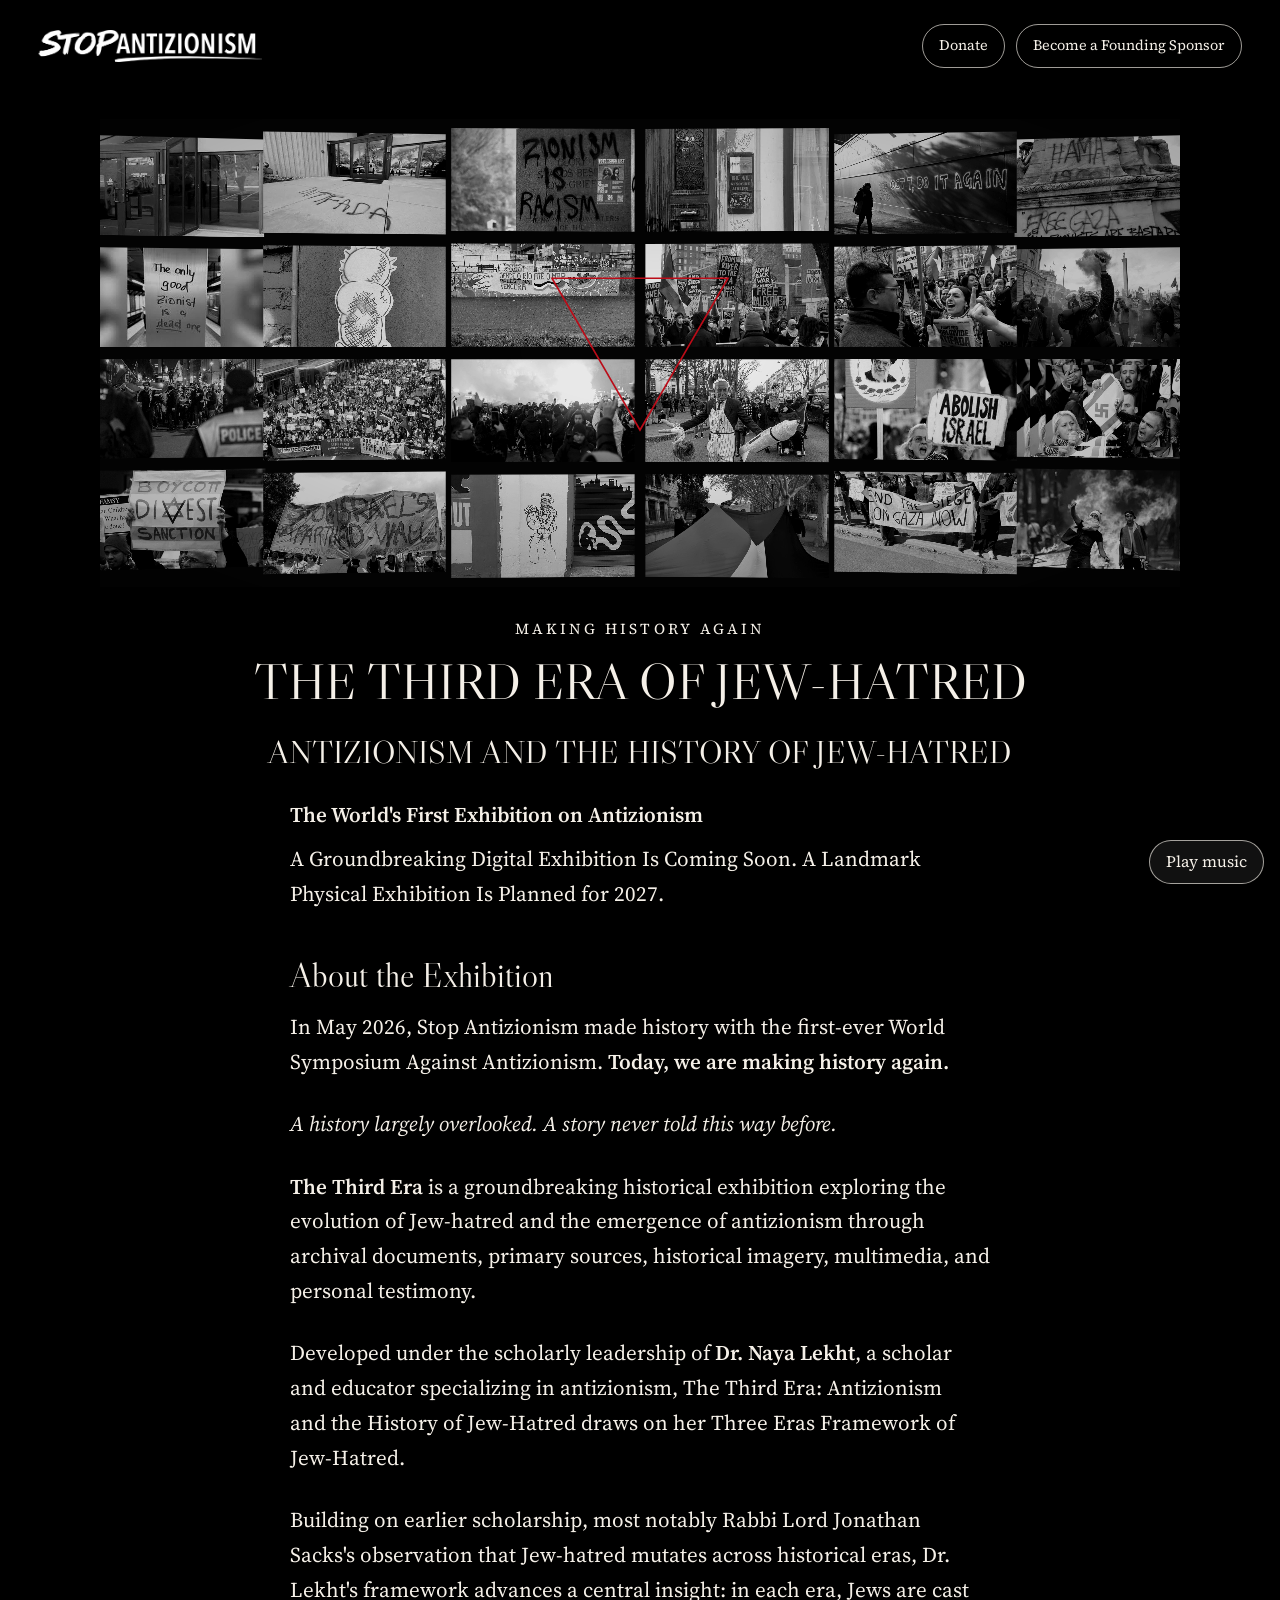
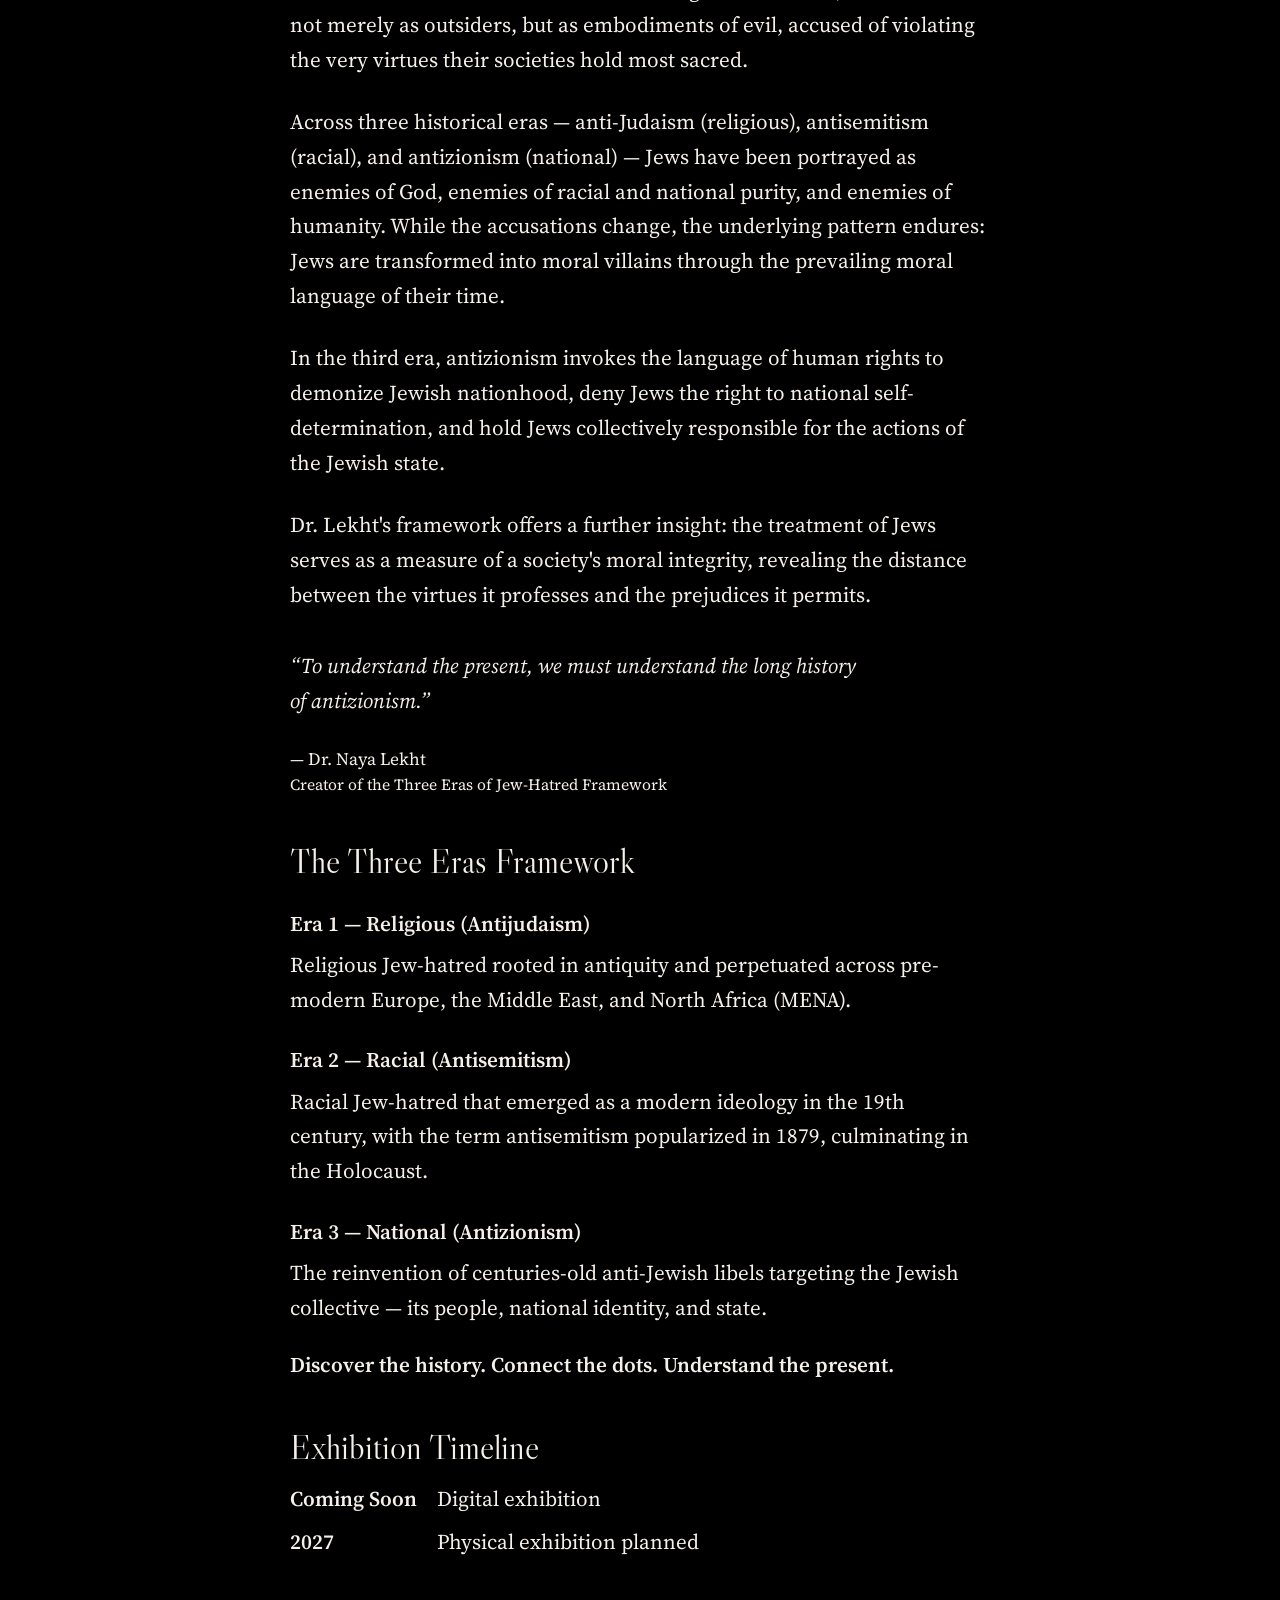
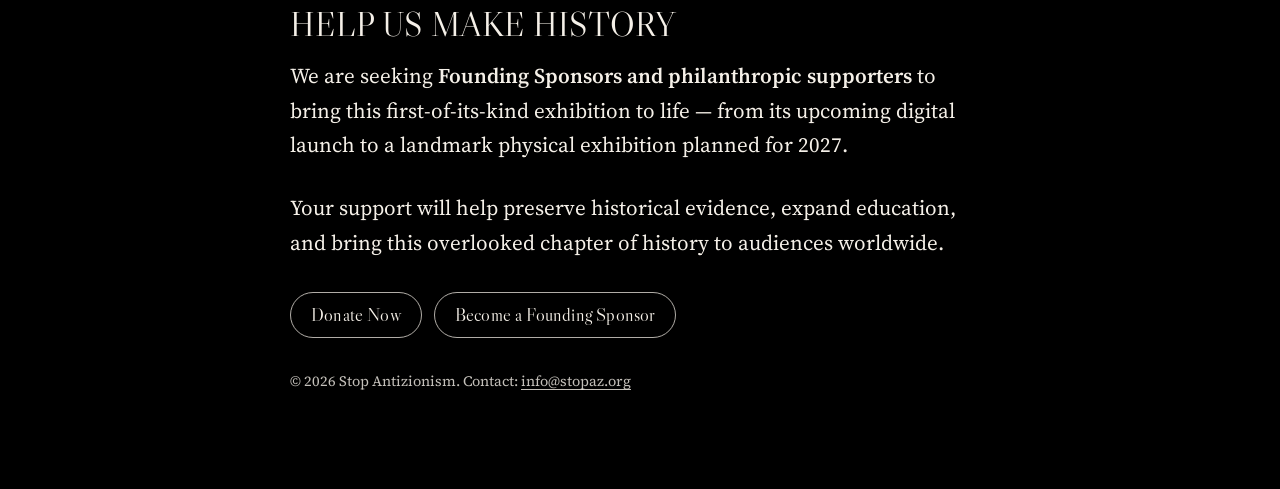
<file: overview.html>
<!DOCTYPE html>
<html lang="en"><head><meta charset="utf-8"><meta name="viewport" content="width=device-width,initial-scale=1"><title>The Three Eras of Jew-Hatred</title><link rel="canonical" href="https://three-eras.github.io/"><meta http-equiv="refresh" content="0;url=index.html"><script>const destination=new URL('index.html',location.href);const language=new URLSearchParams(location.search).get('lang');if(['en','he','ru'].includes(language))destination.searchParams.set('lang',language);location.replace(destination.href);</script></head><body><a href="index.html">Enter the three-room exhibition</a></body></html>
</file>
